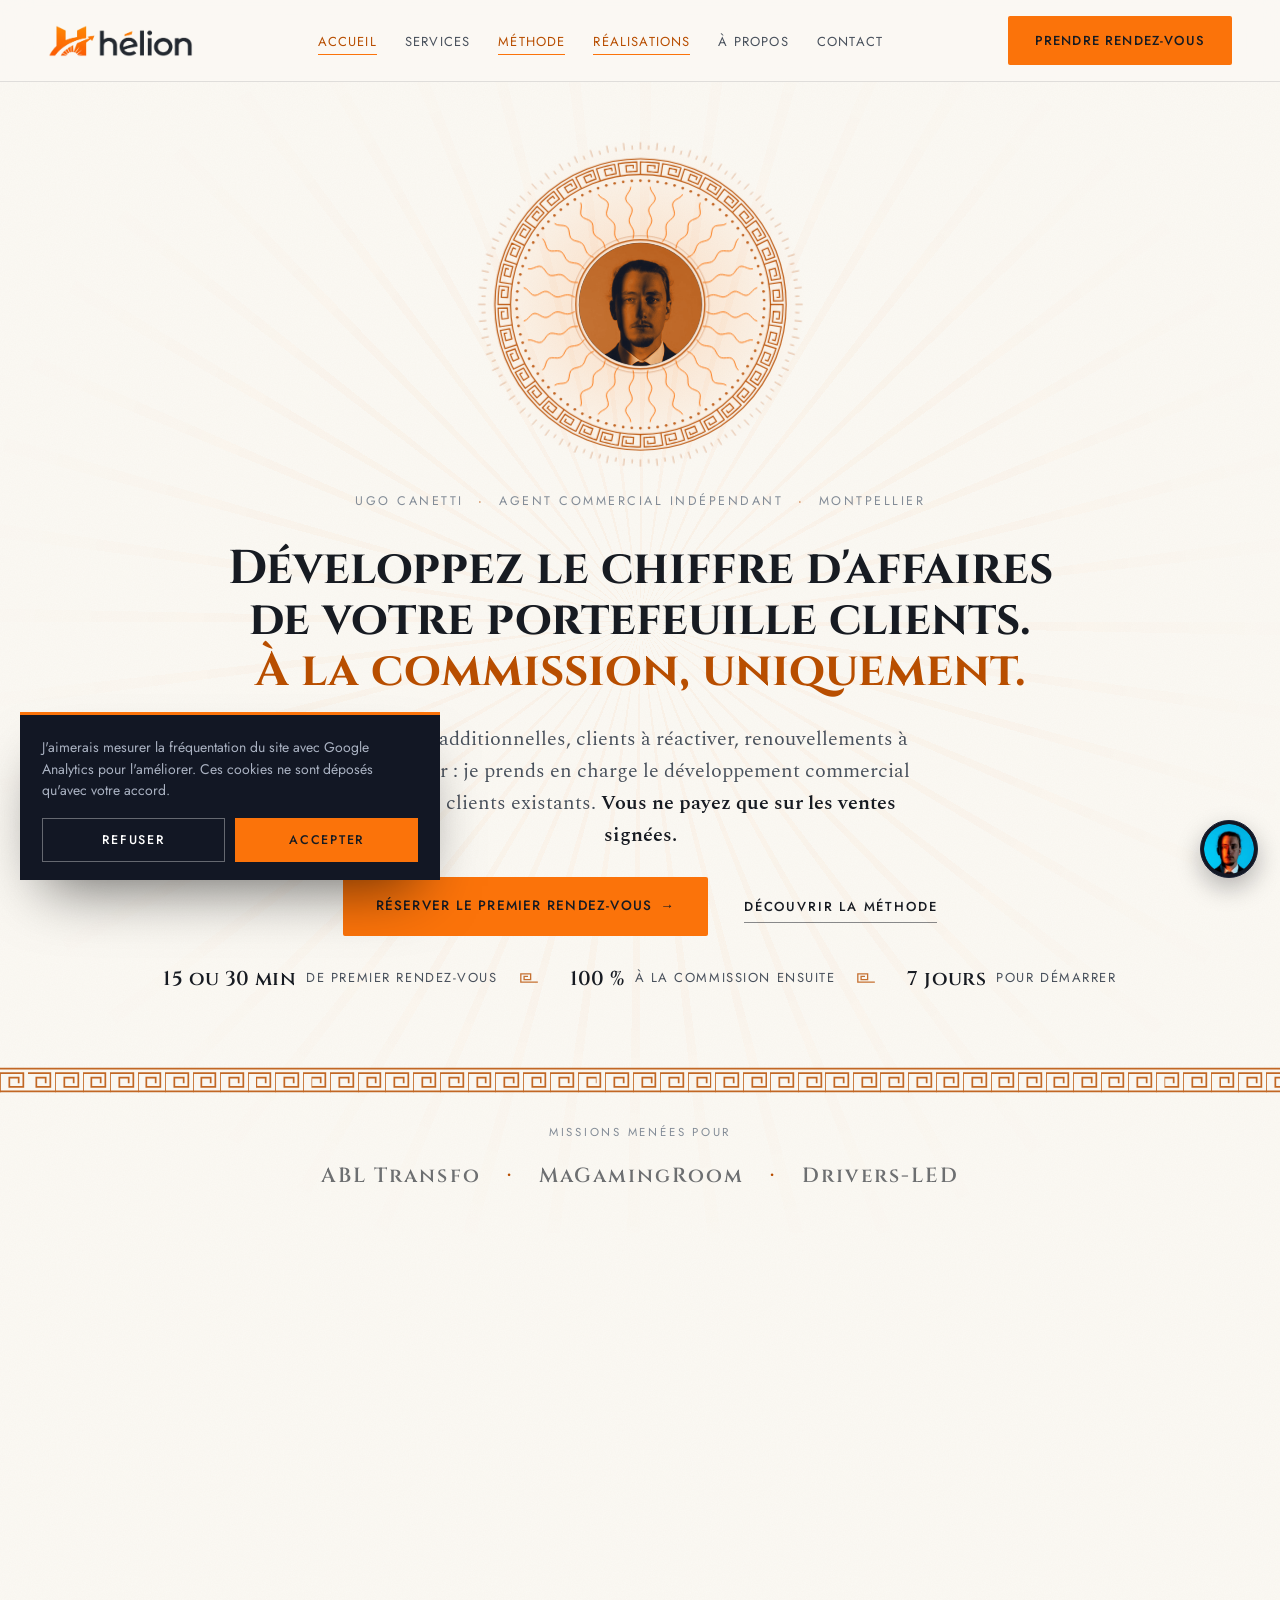
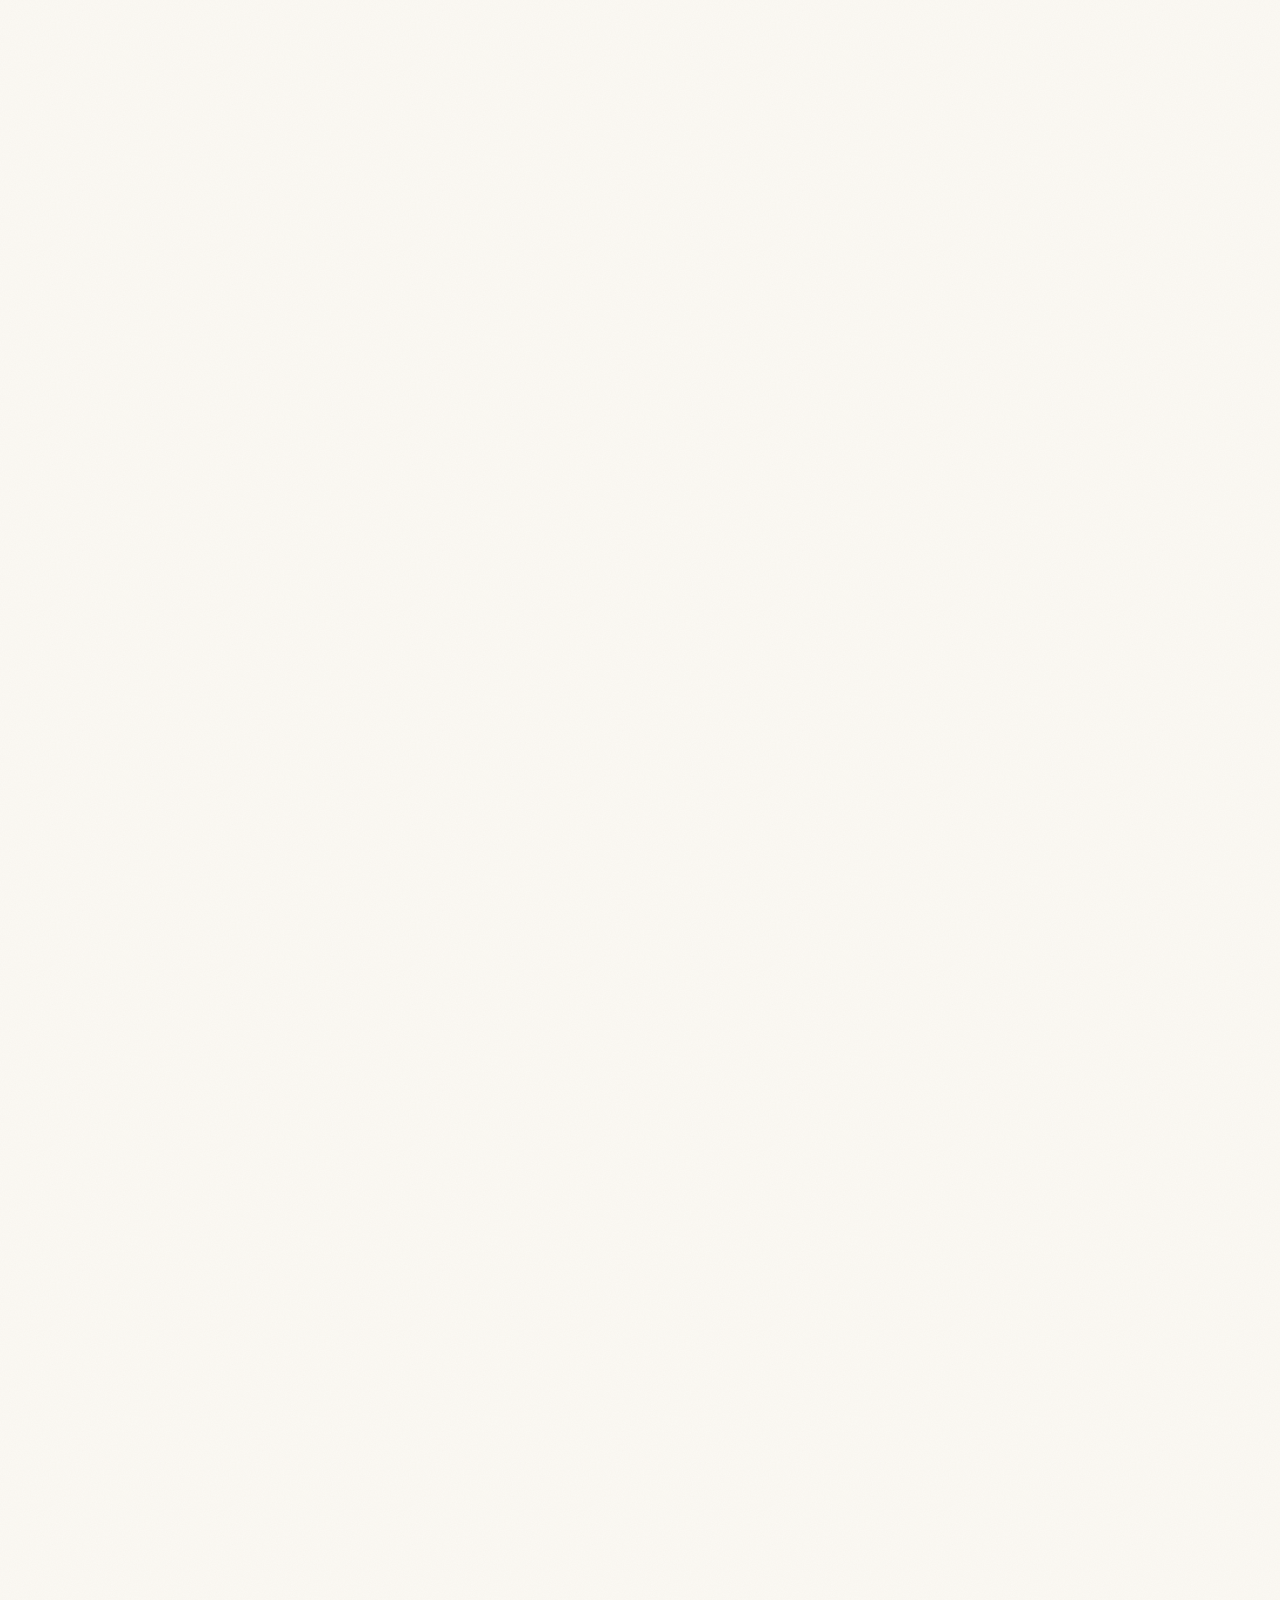
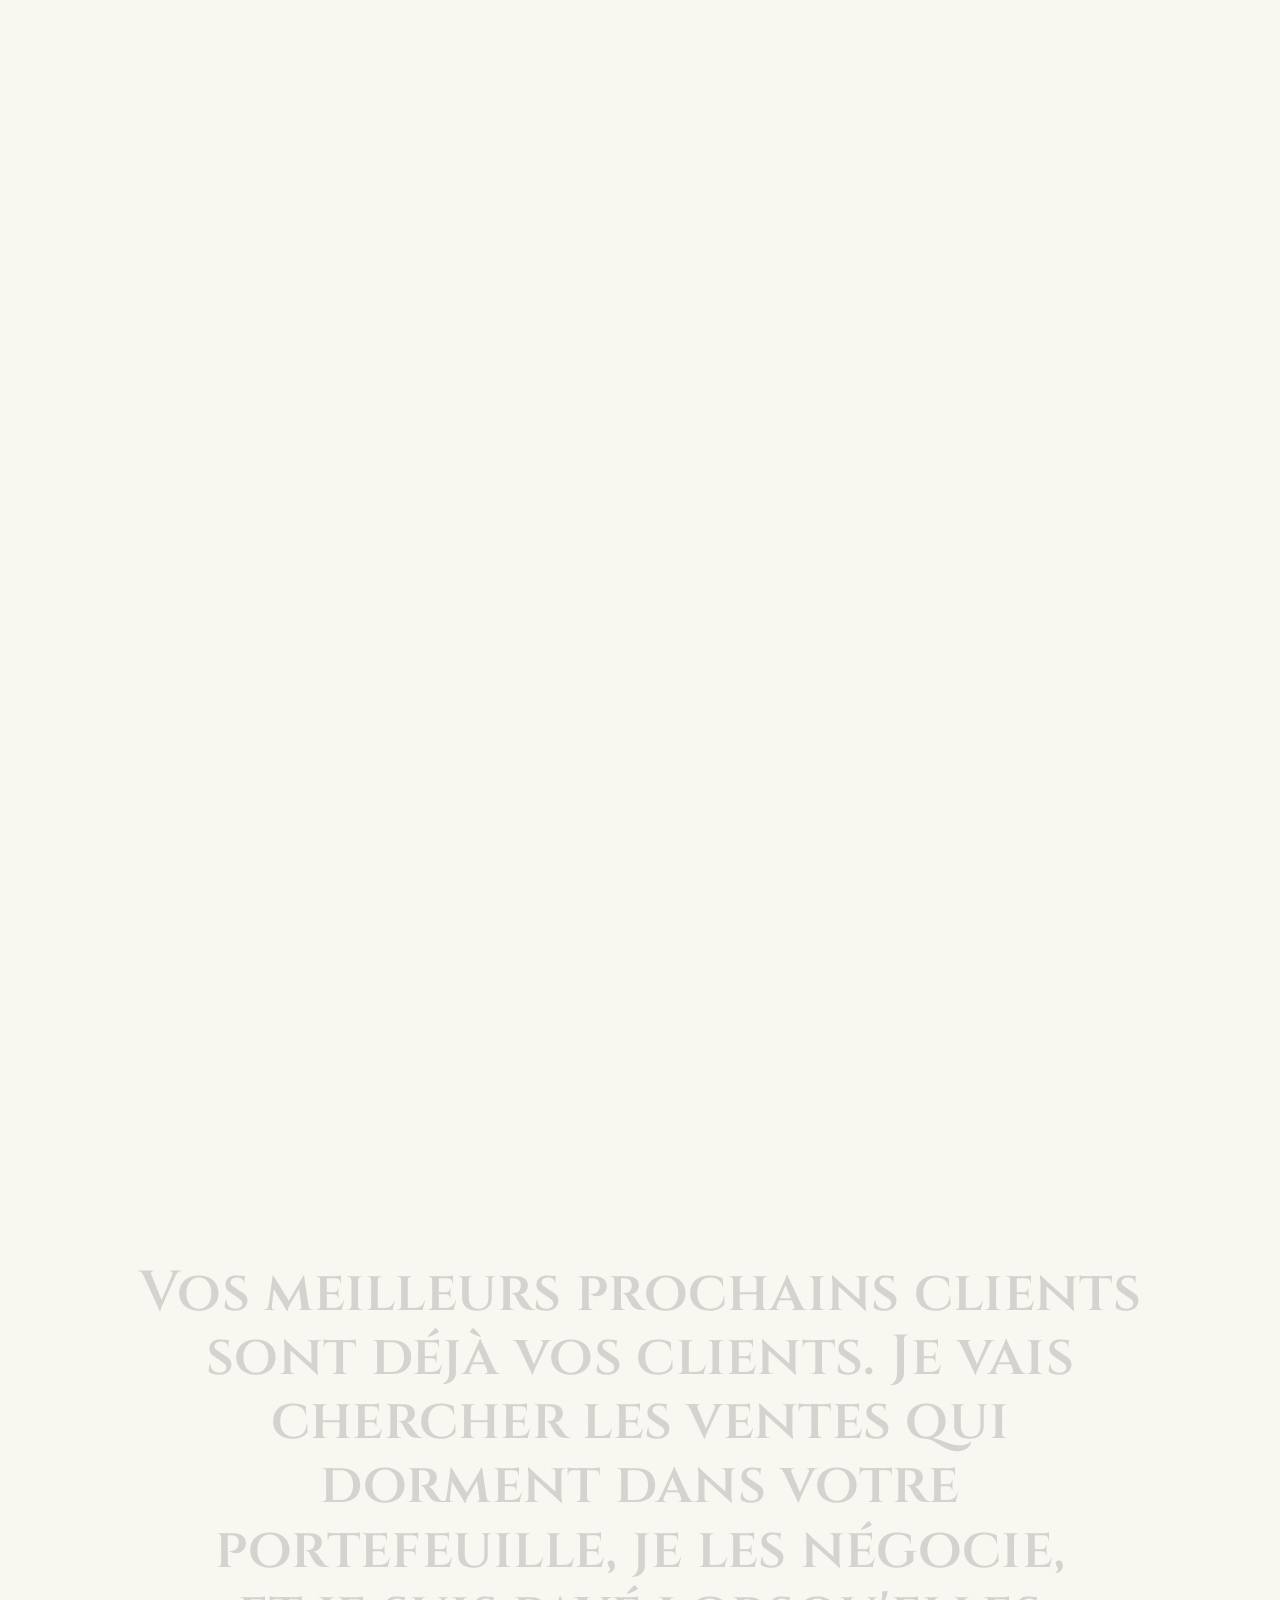
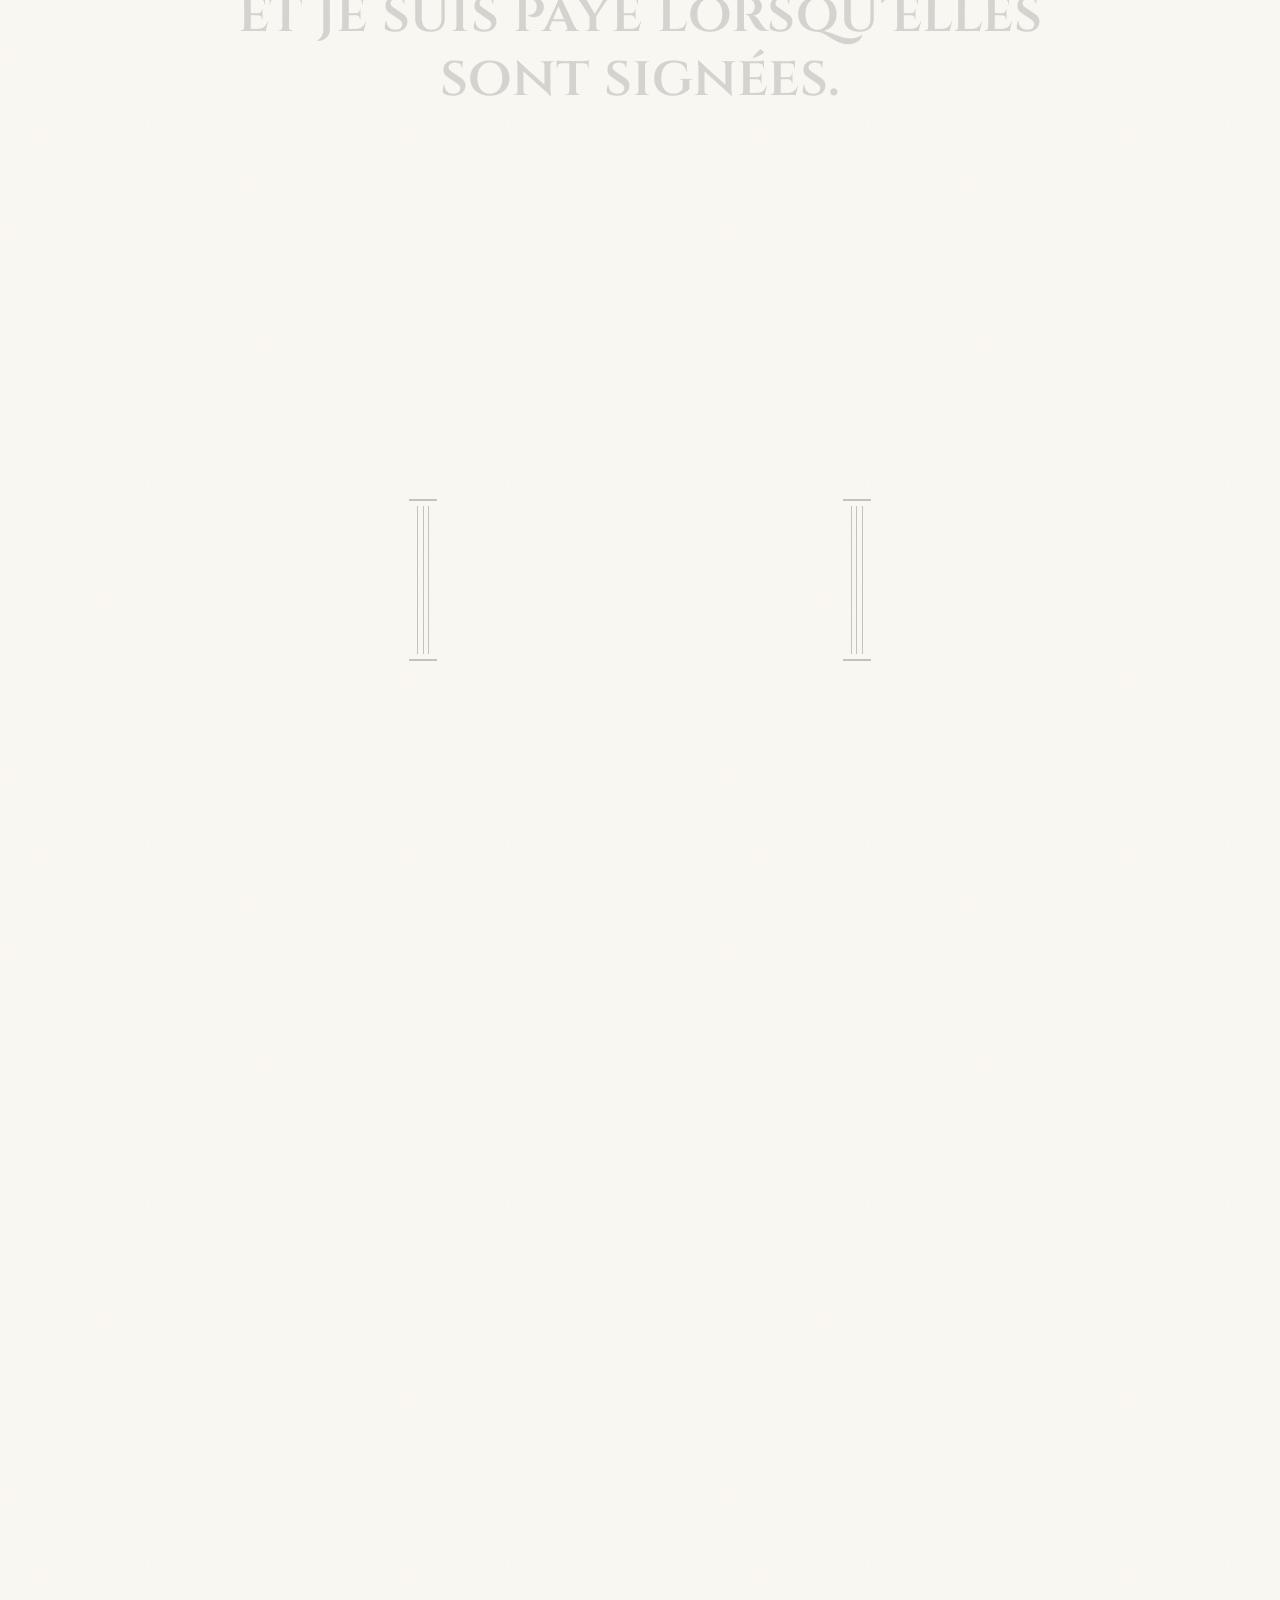
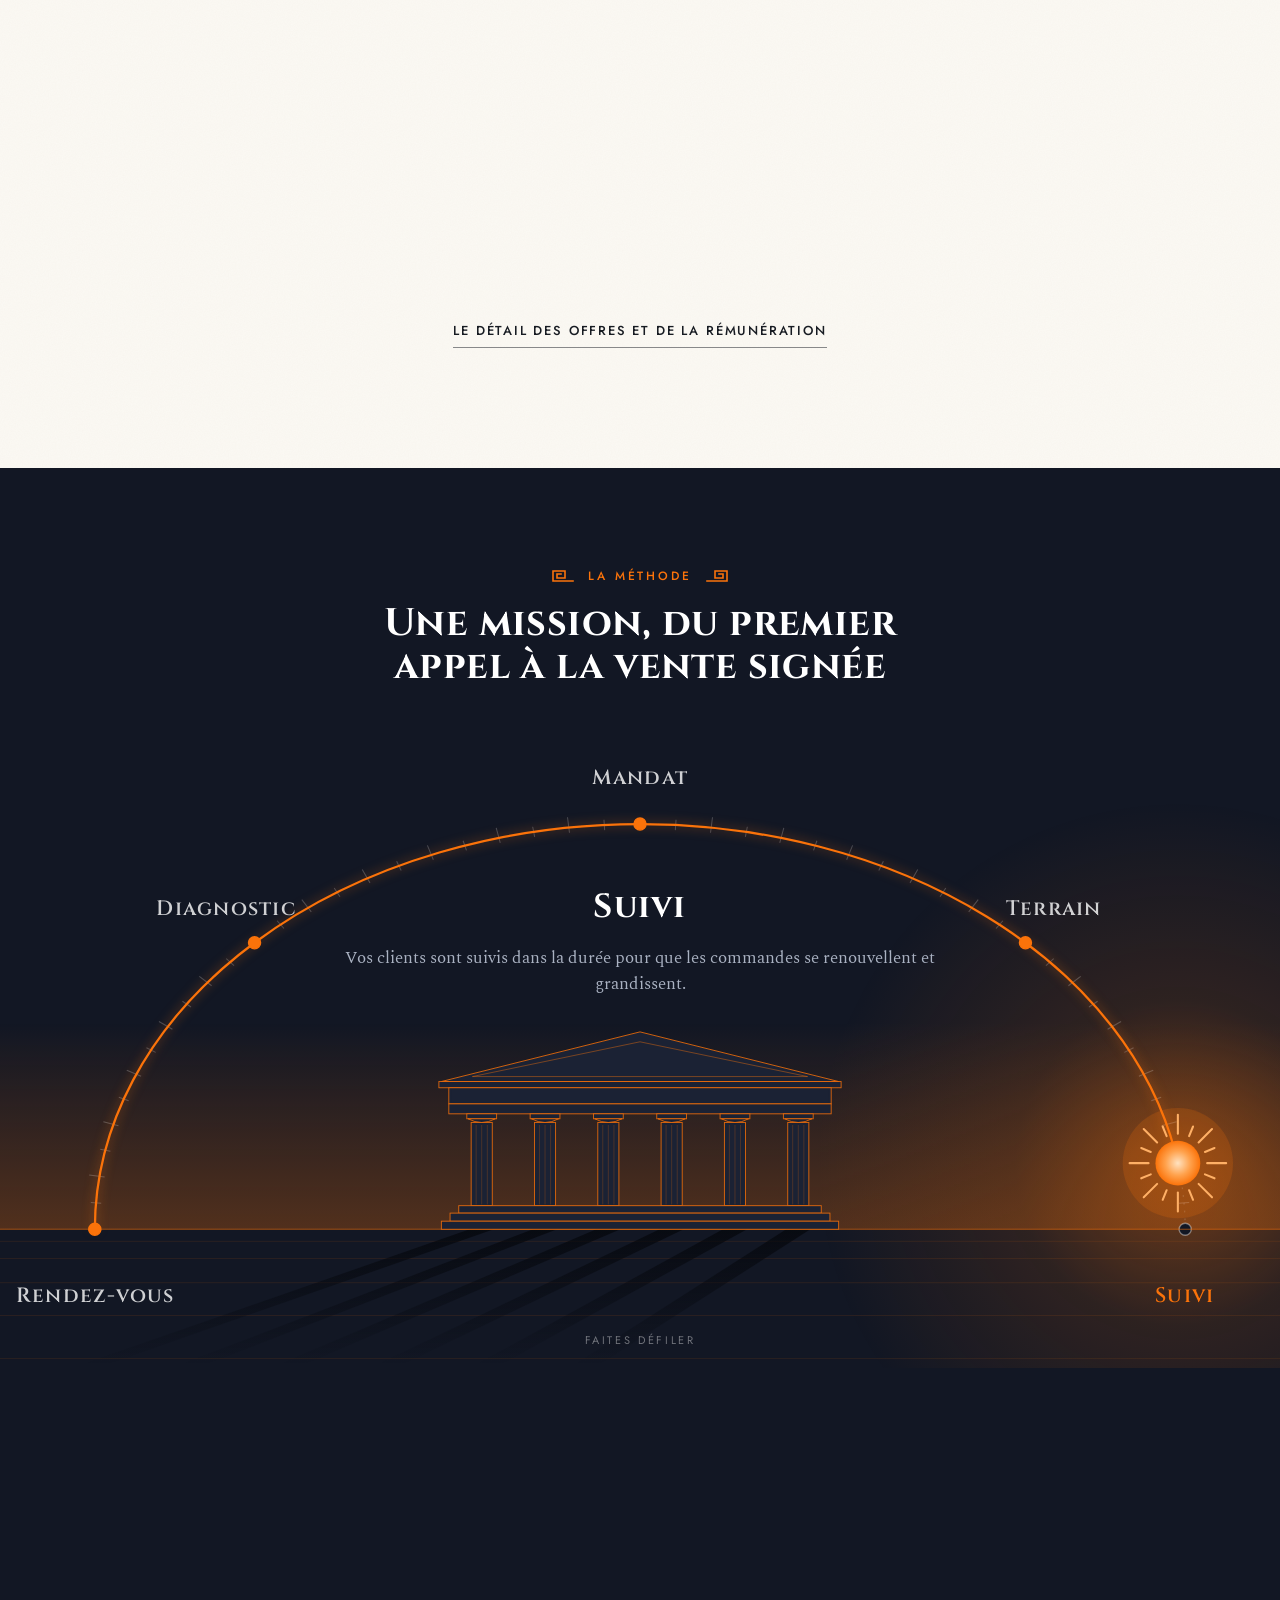
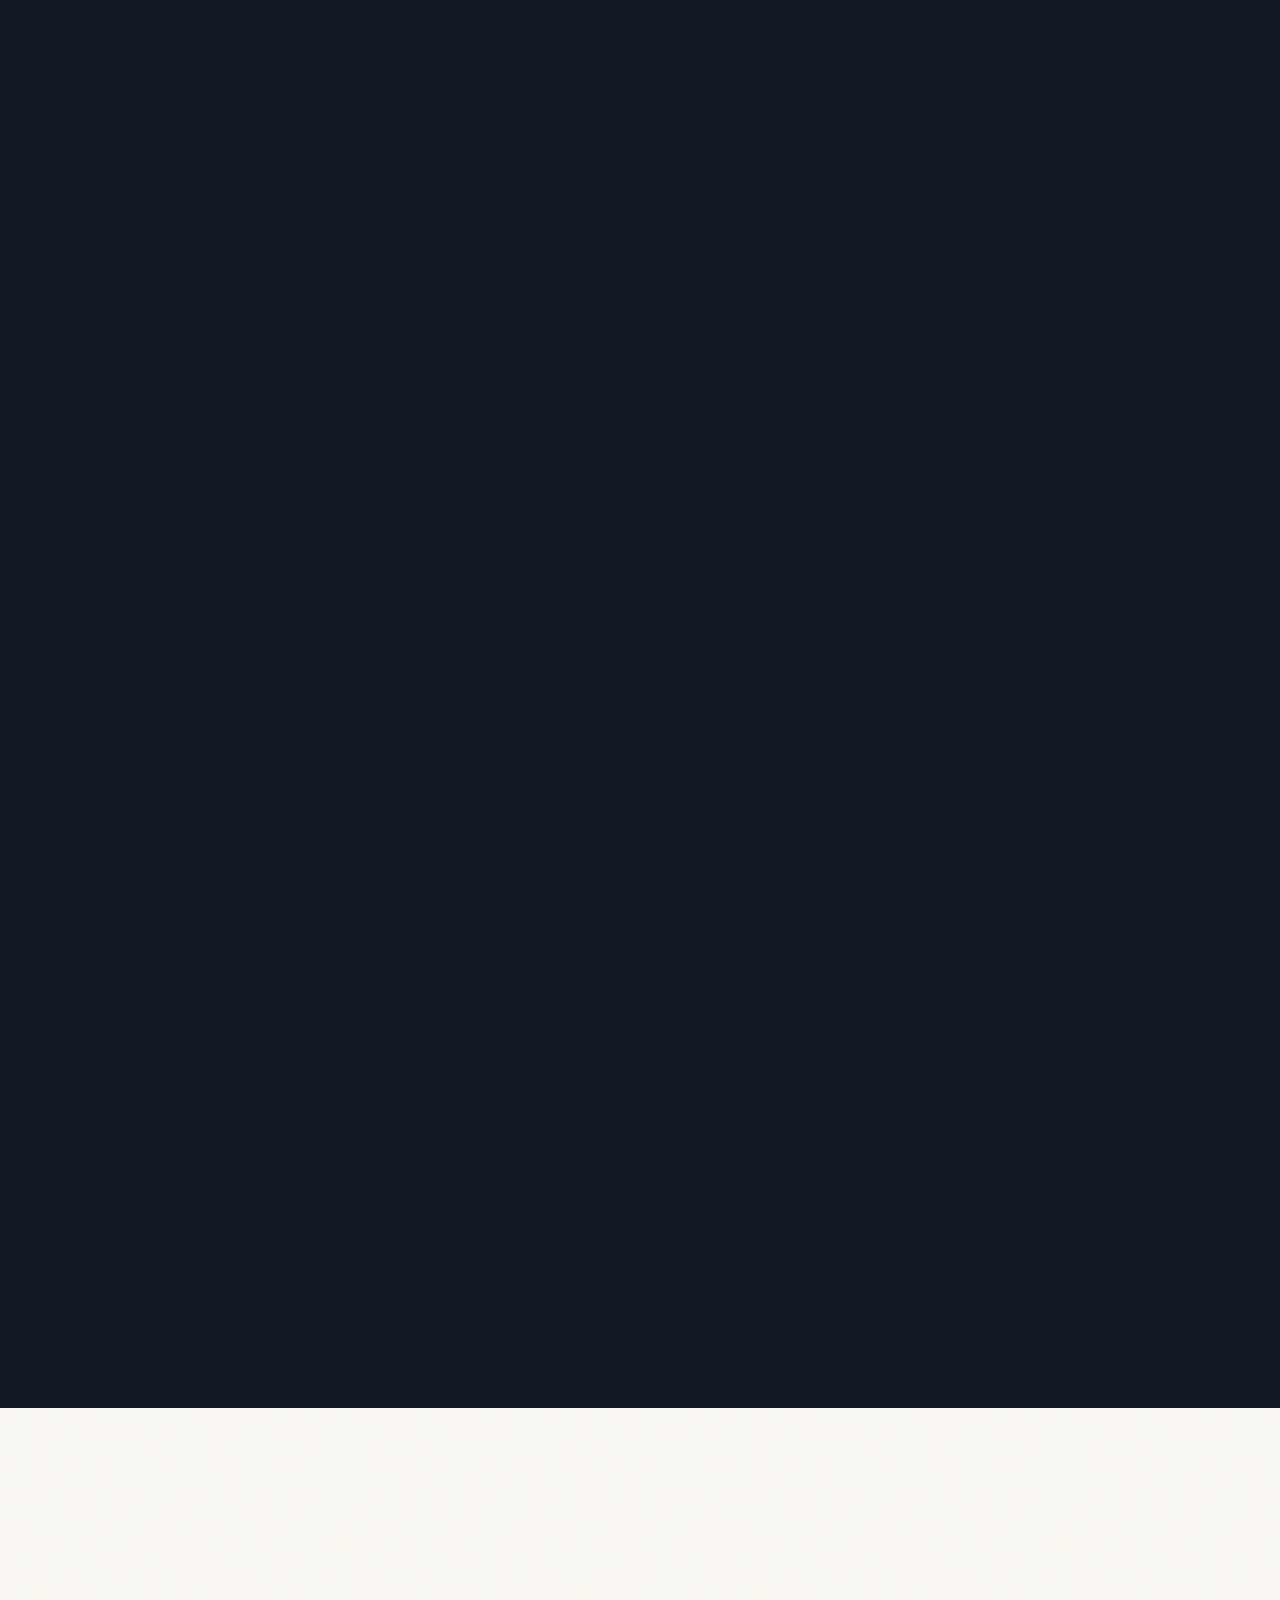
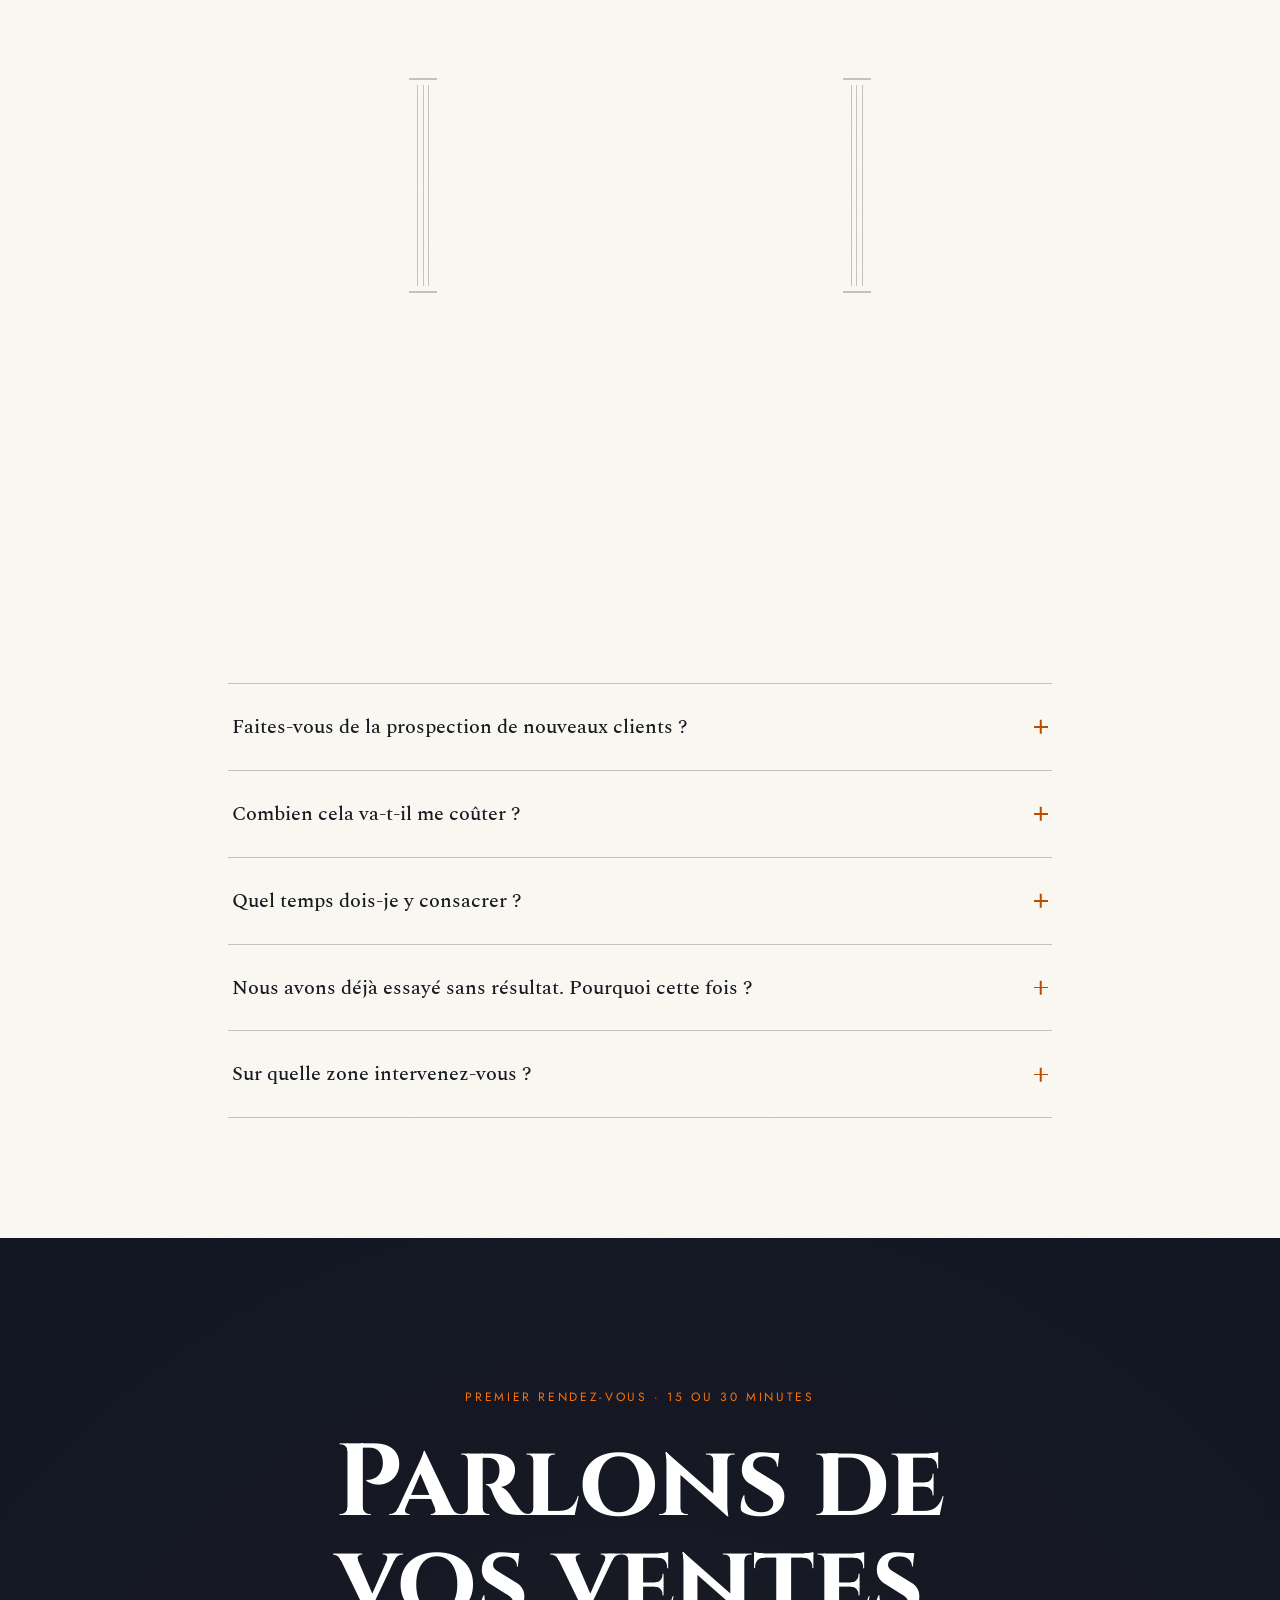
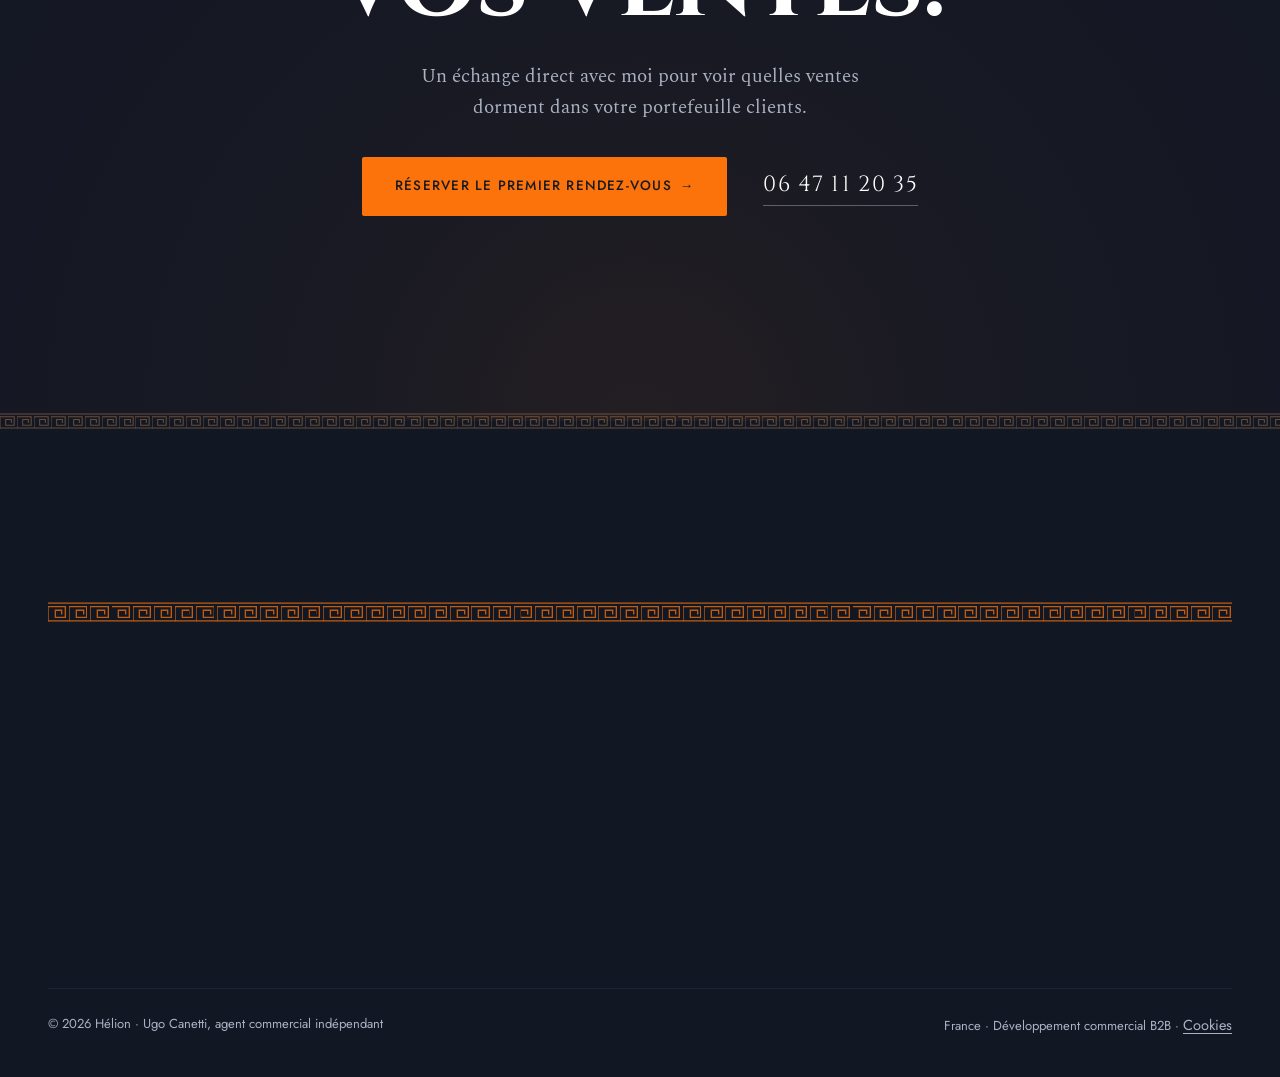
<file: index.html>
<!doctype html>
<html lang="fr">
<head>
<meta charset="utf-8">
<meta name="viewport" content="width=device-width, initial-scale=1">
<title>Hélion — Développement commercial & croissance B2B</title>
<meta name="description" content="Ugo Canetti, agent commercial indépendant : je développe les ventes des PME B2B auprès de leurs clients existants (ventes additionnelles, réactivation, renouvellements), rémunéré à la commission.">
<meta name="google-site-verification" content="7KWQ2Re-dw9lfB7O_xEin4o6RTpNWpI_SjtbQ-Vc73w">
<link rel="canonical" href="https://helion-business.com/">
<meta property="og:title" content="Hélion — Développement commercial & croissance B2B">
<meta property="og:description" content="Ugo Canetti, agent commercial indépendant : je développe les ventes des PME B2B auprès de leurs clients existants (ventes additionnelles, réactivation, renouvellements), rémunéré à la commission.">
<meta property="og:url" content="https://helion-business.com/">
<meta property="og:type" content="website">
<meta property="og:locale" content="fr_FR">
<meta property="og:image" content="https://helion-business.com/assets/favicon-512.png">
<link rel="icon" href="favicon.ico" sizes="48x48">
<link rel="icon" type="image/png" sizes="32x32" href="assets/favicon-32.png">
<link rel="icon" type="image/png" sizes="512x512" href="assets/favicon-512.png">
<link rel="apple-touch-icon" href="assets/apple-touch-icon.png">
<style>
  @import url("https://fonts.googleapis.com/css2?family=Cinzel:wght@400;600;700;900&family=Spectral:ital,wght@0,400;0,500;0,600;1,400&family=Jost:wght@400;500;600&display=swap");

    :root{
    --paper:#FBF9F4;
    --white:#FFFFFF;
    --stone-2:#F4F4F2;
    --stone-3:#E8E7E2;
    --ink:#171B22;
    --ink-soft:#49515C;
    --ink-faint:#838C97;
    --accent-deep:#B84E00;
    --accent-vivid:#FB730A;
    --gold-pale:#FFD9B0;
    --terracotta:#8A3D00;
    --on-accent:#171B22;
    --line: rgba(23,27,34,0.12);
    --shadow: rgba(10,12,16,0.18);

    --navy:#121724;
    --navy-2:#1B2234;
    --on-navy:#EDEFF3;
    --on-navy-soft:#AAB2C2;

    --bg: var(--paper);
    --surface: var(--white);
    --surface-2: var(--stone-2);
    --surface-3: var(--stone-3);
    --text: var(--ink);
    --text-soft: var(--ink-soft);
    --text-faint: var(--ink-faint);
    --accent: var(--accent-deep);
    --accent-bright: var(--accent-vivid);
    --accent-2: var(--terracotta);
    --border: var(--line);
    --shadow-c: var(--shadow);
    --focus: #1F6F5C;
    --gold-shine: linear-gradient(100deg, var(--accent-deep) 0%, var(--gold-pale) 45%, var(--accent-vivid) 55%, var(--accent-deep) 100%);
  }
  /* The site is always white/gold by design, regardless of the visitor's OS
     theme preference — it no longer switches automatically with
     prefers-color-scheme. The dark palette is kept only for a possible future
     manual toggle (an explicit [data-theme="dark"] on the root). */
  :root[data-theme="dark"]{
    --bg:#15130C;
    --surface:#1D1A10;
    --surface-2:#241F13;
    --surface-3:#2C2618;
    --text:#F3EFE8;
    --text-soft:#CBBE97;
    --text-faint:#8F8465;
    --accent:#FF8A3D;
    --accent-bright:#FFA35F;
    --gold-pale:#FFD9B0;
    --accent-2:#D9691A;
    --on-accent:#1B1200;
    --border: rgba(243,239,232,0.14);
    --shadow-c: rgba(0,0,0,0.55);
  }

  *{box-sizing:border-box;}
  html{scroll-behavior:smooth;}
  @media (prefers-reduced-motion: reduce){ html{scroll-behavior:auto;} }

  body{
    margin:0;
    background:
      radial-gradient(ellipse 900px 500px at 15% -10%, color-mix(in srgb, var(--accent) 10%, transparent), transparent 60%),
      radial-gradient(ellipse 800px 600px at 100% 30%, color-mix(in srgb, var(--terracotta) 6%, transparent), transparent 62%),
      url("data:image/svg+xml,%3Csvg%20xmlns%3D%27http%3A//www.w3.org/2000/svg%27%20width%3D%27180%27%20height%3D%27180%27%3E%3Cfilter%20id%3D%27n%27%3E%3CfeTurbulence%20type%3D%27fractalNoise%27%20baseFrequency%3D%270.85%27%20numOctaves%3D%272%27%20stitchTiles%3D%27stitch%27/%3E%3CfeColorMatrix%20type%3D%27matrix%27%20values%3D%270%200%200%200%200.45%20%200%200%200%200%200.32%20%200%200%200%200%200.18%20%200%200%200%200.05%200%27/%3E%3C/filter%3E%3Crect%20width%3D%27100%25%27%20height%3D%27100%25%27%20filter%3D%27url%28%23n%29%27/%3E%3C/svg%3E") repeat,
      var(--bg);
    color:var(--text);
    font-family:"Spectral", Georgia, "Times New Roman", serif;
    font-size:17px;
    line-height:1.65;
    -webkit-font-smoothing:antialiased;
  }

  h1,h2,h3,.wordmark,.eyebrow,nav a,.btn,.step-num,.card-eyebrow,.tier-name{
    font-family:"Cinzel", "Times New Roman", serif;
  }
  .nav-links a, .btn, .eyebrow, .field label, .footer-head, .service-tag, .value-name, .faq-q{
    font-family:"Jost", Arial, sans-serif;
  }

  h1,h2,h3{ text-wrap:balance; color:var(--text); margin:0; font-weight:700; }
  p{ margin:0; }
  a{ color:inherit; }
  img{ max-width:100%; }

  .wrap{ max-width:2200px; margin:0 auto; padding:0 48px; }
  @media (max-width:640px){ .wrap{ padding:0 20px; } }
  .prose{ max-width:64ch; }

  ::selection{ background:var(--accent); color:var(--surface); }
  a:focus-visible, button:focus-visible, input:focus-visible, textarea:focus-visible, select:focus-visible{
    outline:2px solid var(--focus); outline-offset:3px;
  }

  /* ---------- Greek key divider (JS-populated) ---------- */
  .key-divider{ width:100%; height:18px; overflow:hidden; opacity:.55; }
  .key-divider svg{ width:100%; height:100%; display:block; stroke:var(--accent); fill:none; stroke-width:1.6; }

  /* ---------- Nav ---------- */
  header.site{
    position:sticky; top:0; z-index:50;
    background:var(--bg);
    border-bottom:1px solid var(--border);
  }
  .scroll-progress{
    position:absolute; left:0; top:100%; height:2px; width:0%;
    background:var(--accent);
    transition:width .1s linear;
  }
  @media (prefers-reduced-motion: reduce){ .scroll-progress{ transition:none; } }
  .nav-row{ display:flex; align-items:center; justify-content:space-between; gap:24px; padding:16px 48px; max-width:2200px; margin:0 auto; }
  .wordmark{ display:flex; align-items:center; gap:10px; font-size:20px; font-weight:700; letter-spacing:.06em; text-decoration:none; color:var(--text); }
  .wordmark svg{ width:30px; height:30px; flex:none; }
  .nav-links{ display:flex; align-items:center; gap:28px; list-style:none; margin:0; padding:0; }
  .nav-links a{ text-decoration:none; color:var(--text-soft); font-size:13px; letter-spacing:.09em; text-transform:uppercase; transition:color .15s; }
  .nav-links a:hover{ color:var(--accent); }
  a.btn.nav-cta{ display:none; }
  @media (min-width:860px){ a.btn.nav-cta{ display:inline-flex; } }
  .nav-mobile-toggle{ display:none; background:none; border:1px solid var(--border); color:var(--text); border-radius:3px; padding:8px 10px; font-size:18px; line-height:1; }
  @media (max-width:859px){
    .nav-links{ display:none; }
    .nav-mobile-toggle{ display:inline-flex; }
  }

  .btn{
    display:inline-flex; align-items:center; justify-content:center; gap:8px;
    padding:13px 26px; border-radius:2px; font-size:13px; letter-spacing:.09em; text-transform:uppercase;
    text-decoration:none; cursor:pointer; border:1px solid transparent; transition:transform .15s, box-shadow .15s, background .15s, color .15s;
    font-weight:500;
  }
  .btn-primary{ background:var(--accent-bright); color:var(--on-accent); box-shadow:0 4px 16px -6px color-mix(in srgb, var(--accent-bright) 60%, transparent); animation:btn-breathe 3.6s ease-in-out infinite; }
  .btn-primary:hover{ background:var(--accent-bright); transform:translateY(-2px); box-shadow:0 10px 26px -8px color-mix(in srgb, var(--accent-bright) 70%, transparent); animation-play-state:paused; }
  @keyframes btn-breathe{
    0%,100%{ box-shadow:0 4px 16px -6px color-mix(in srgb, var(--accent-bright) 60%, transparent); }
    50%{ box-shadow:0 4px 22px -4px color-mix(in srgb, var(--accent-bright) 85%, transparent); }
  }
  .btn-ghost{ background:transparent; color:var(--text); border-color:var(--border); }
  .btn-ghost:hover{ border-color:var(--accent); color:var(--accent); transform:translateY(-2px); }
  @media (prefers-reduced-motion: reduce){ .btn-primary:hover, .btn-ghost:hover{ transform:none; } .btn-primary{ animation:none; } }
  .btn-block{ width:100%; }

  section{ position:relative; padding:96px 0; }
  .eyebrow{ font-size:12.5px; letter-spacing:.16em; text-transform:uppercase; color:var(--accent); font-weight:600; display:flex; align-items:center; gap:10px; }
  .eyebrow::before{ content:""; width:26px; height:2px; background:var(--accent); }
  .section-head{ display:flex; flex-direction:column; gap:16px; margin-bottom:56px; }
  .section-head h2{ font-size:clamp(28px,3.6vw,42px); line-height:1.15; }
  .section-head .prose{ color:var(--text-soft); font-size:17.5px; }

  /* ---------- Hero ---------- */
  .hero{ padding-top:64px; padding-bottom:48px; overflow:hidden; }
  .hero-inner{ display:grid; grid-template-columns:minmax(0,1.3fr) minmax(0,.8fr); gap:40px 64px; align-items:center; text-align:left; position:relative; z-index:2; }
  @media (max-width:980px){ .hero-inner{ grid-template-columns:1fr; gap:36px; } }

  /* ---------- Hero scene: a Greco-Roman colonnade at dawn ----------
     Kept only as a faint, desaturated watermark behind the copy — a nod to
     the Hélion identity, not a loud illustration competing with the pitch. */
  .hero-scene{
    position:absolute; inset:0; z-index:0; overflow:hidden; pointer-events:none;
    opacity:.16; filter:saturate(.35) contrast(.92);
  }
  .hero-scene-svg{ width:100%; height:100%; display:block; }
  .hero-scene-sky{ fill:url(#heroSky); }
  .hero-scene-marble{ opacity:.4; mix-blend-mode:multiply; }
  .hero-scene-sun{ transform-origin:center; animation:sun-breathe 9s ease-in-out infinite; }
  @keyframes sun-breathe{ 0%,100%{ transform:scale(1); opacity:1; } 50%{ transform:scale(1.1); opacity:.82; } }
  @media (prefers-reduced-motion: reduce){ .hero-scene-sun{ animation:none; } }
  .hero-entablature{ filter:drop-shadow(0 2px 2px rgba(60,40,10,.12)); }
  .hero-entablature-grain{ opacity:.5; mix-blend-mode:multiply; }
  .hero-architrave-line{ fill:var(--accent-deep); opacity:.55; }
  .hero-frieze-units{ fill:none; stroke:var(--accent-deep); stroke-width:1.8; opacity:.6; }
  .col-base, .col-torus, .col-shaft, .col-capital, .col-abacus{
    fill:url(#heroStone); stroke:var(--accent-deep); stroke-width:.6; stroke-opacity:.25;
  }
  .col-shade{ fill:url(#colShade); mix-blend-mode:soft-light; stroke:none; }
  .col-flutes line{ stroke:var(--accent-deep); stroke-opacity:.28; stroke-width:1.3; }
  .hero-colonnade use{ filter:drop-shadow(3px 0 4px rgba(60,40,10,.14)); }
  .hero-col-shadow{ fill:url(#colShadow); }
  .hero-colonnade-back{ opacity:.42; filter:saturate(.65) blur(.6px); }
  .hero-pediment-face{ filter:drop-shadow(0 3px 3px rgba(60,40,10,.14)); }
  .hero-pediment-trim{ stroke:var(--accent-deep); stroke-width:2; opacity:.5; }
  .hero-pediment-sun{ fill:var(--accent-bright); opacity:.85; }
  .hero-pediment-rays{ stroke:var(--accent-deep); stroke-width:2; opacity:.4; }
  .hero-stylobate rect{ filter:drop-shadow(0 2px 2px rgba(60,40,10,.10)); }
  .hero-scene-floor{ fill:url(#heroFloor); }

  /* Soft veil behind the text so it stays crisp over the illustration */
  .hero-veil{
    position:absolute; left:50%; top:46%; transform:translate(-50%,-50%);
    width:min(1000px, 130%); height:120%; z-index:1; pointer-events:none;
    background:radial-gradient(ellipse at center, var(--paper) 0%, color-mix(in srgb, var(--paper) 88%, transparent) 45%, transparent 72%);
  }

  /* ---------- Hero: staggered entrance on load ---------- */
  @keyframes hero-in{ from{ opacity:0; transform:translateY(26px); } to{ opacity:1; transform:none; } }
  .hero-inner > *{ animation:hero-in .85s cubic-bezier(.2,.7,.2,1) both; }
  .hero-inner > *:nth-child(1){ animation-delay:.05s; }
  .hero-inner > *:nth-child(2){ animation-delay:.28s; }
  .hero-inner > *:nth-child(3){ animation-delay:.5s; }
  .hero-inner > *:nth-child(4){ animation-delay:.5s; }
  .hero-inner > *:nth-child(5){ animation-delay:.66s; }
  @media (prefers-reduced-motion: reduce){ .hero-inner > *{ animation:none; } }


  .sun-disc{ width:64px; height:64px; position:relative; z-index:1; }

  .hero-copy{ display:flex; flex-direction:column; align-items:flex-start; gap:26px; }
  .hero h1{ position:relative; z-index:1; font-size:clamp(32px,4.5vw,60px); line-height:1.08; max-width:none; text-wrap:balance; }
  .hero h1 em{ font-style:normal; display:block; }
  .hero .lede{ position:relative; z-index:1; max-width:58ch; font-size:19.5px; color:var(--text-soft); }
  .hero .lede strong{ color:var(--text); }
  .hero-ctas{ position:relative; z-index:1; display:flex; flex-wrap:wrap; gap:14px; margin-top:4px; }
  .btn-lg{ padding:17px 32px; font-size:13.5px; }
  .btn-block{ display:flex; width:100%; justify-content:center; }
  .hero-assure{ list-style:none; display:flex; flex-wrap:wrap; gap:10px 28px; padding:0; margin:0; font-family:"Jost",sans-serif; font-size:14.5px; font-weight:500; color:var(--text); }
  .hero-assure li{ display:flex; align-items:center; gap:9px; }
  .hero-assure li::before, .hero-card-list li::before{
    content:"✓"; flex:none; width:20px; height:20px; border-radius:50%; display:inline-flex; align-items:center; justify-content:center;
    background:var(--accent-bright); color:var(--on-accent); font-size:12px; font-weight:700; line-height:1;
  }

  .hero-card{
    position:relative; z-index:1; background:var(--navy); color:var(--on-navy); border-radius:3px;
    padding:34px 34px 28px; display:flex; flex-direction:column; gap:18px;
    border-top:4px solid var(--accent-bright);
    box-shadow:0 30px 60px -28px rgba(18,23,36,.55), 0 8px 18px -10px rgba(18,23,36,.35);
  }
  .hero-card-tag{ align-self:flex-start; font-family:"Jost",sans-serif; font-size:11.5px; font-weight:600; letter-spacing:.14em; text-transform:uppercase; color:var(--on-accent); background:var(--accent-bright); padding:5px 11px; border-radius:2px; }
  .hero-card h2{ font-size:clamp(22px,2.1vw,28px); line-height:1.2; color:#fff; }
  .hero-card-sub{ font-size:15.5px; line-height:1.55; color:color-mix(in srgb, var(--on-navy) 80%, transparent); }
  .hero-card-list{ list-style:none; padding:0; margin:0; display:flex; flex-direction:column; gap:12px; font-size:15.5px; line-height:1.45; }
  .hero-card-list li{ display:flex; gap:11px; align-items:flex-start; }
  .hero-card-list li::before{ margin-top:1px; }
  .hero-card-fee{ font-size:15px; padding-top:16px; border-top:1px solid rgba(255,255,255,.14); color:color-mix(in srgb, var(--on-navy) 88%, transparent); }
  .hero-card-fee strong{ color:var(--accent-bright); }
  .hero-card-foot{ font-family:"Jost",sans-serif; font-size:13.5px; text-align:center; color:color-mix(in srgb, var(--on-navy) 65%, transparent); }
  .hero-card-foot a{ color:#fff; font-weight:600; text-decoration:none; border-bottom:1px solid rgba(255,255,255,.35); }
  .hero-card-foot a:hover{ border-color:var(--accent-bright); }
  .hero-card .btn-primary{ animation:none; }

  .logo-strip{ grid-column:1 / -1; margin-top:16px; padding-top:28px; border-top:1px solid var(--border); display:flex; flex-wrap:wrap; gap:14px; justify-content:center; align-items:center; }
  .logo-strip-label{ font-family:"Jost",sans-serif; font-size:12px; letter-spacing:.16em; text-transform:uppercase; color:var(--text-faint); margin-right:10px; }
  .logo-plaque{
    border:1px solid var(--border); padding:12px 22px; border-radius:2px;
    font-family:"Cinzel", serif; font-size:13px; letter-spacing:.08em; color:var(--text-soft);
    background:var(--surface);
  }
  @media (max-width:640px){
    .hero{ padding-top:36px; }
    .hero-card{ padding:26px 22px 22px; }
    .hero-ctas .btn{ width:100%; justify-content:center; }
    .btn-lg{ padding:16px 20px; }
    .logo-strip-label{ width:100%; text-align:center; margin:0; }
  }
  .hero-inner > *:nth-child(6){ animation-delay:.8s; }

  /* ---------- Social proof bar ---------- */
  .proof-bar{ padding:40px 0; background:var(--surface-2); border-bottom:1px solid var(--border); position:relative; z-index:1; }
  .proof-grid{ display:grid; grid-template-columns:repeat(4,1fr); gap:24px; text-align:center; }
  @media (max-width:760px){ .proof-grid{ grid-template-columns:repeat(2,1fr); gap:32px 20px; } }
  .proof-item{ display:flex; flex-direction:column; gap:6px; }
  .proof-num{ font-family:"Cinzel",serif; font-size:clamp(26px,3.4vw,36px); font-weight:700; color:var(--accent); }
  .proof-label{ font-size:13px; color:var(--text-soft); line-height:1.4; }

  /* ---------- Pain / agitation ---------- */
  .pain-section{ padding-top:88px; }
  .pain-grid{ display:grid; grid-template-columns:repeat(2,1fr); gap:20px; margin-top:8px; }
  @media (max-width:700px){ .pain-grid{ grid-template-columns:1fr; } }
  .pain-item{ display:flex; align-items:flex-start; gap:14px; padding:20px 22px; background:var(--surface); border:1px solid var(--border); border-radius:4px; }
  .pain-mark{ flex:none; width:24px; height:24px; border-radius:50%; background:color-mix(in srgb, var(--accent-2) 16%, transparent); color:var(--accent-2); display:flex; align-items:center; justify-content:center; font-size:13px; font-weight:700; }
  .pain-item p{ font-size:15.5px; color:var(--text-soft); }
  .pain-bridge{ margin-top:32px; font-family:"Cinzel",serif; font-size:19px; text-align:center; color:var(--text); }

  /* ---------- Method bridge line ---------- */
  .method-bridge{ margin-top:40px; text-align:center; font-size:14.5px; color:var(--text-faint); font-family:"Jost",sans-serif; letter-spacing:.03em; }

  /* ---------- Objections ---------- */
  .objections-section{ padding-top:0; }
  .objection-card h3{ font-family:"Cinzel",serif; font-size:17px; font-style:italic; }
  .objection-card p{ margin-top:10px; color:var(--text-soft); font-size:14.5px; }

  /* ---------- Pillars (columns) ---------- */
  .pillars{ display:grid; grid-template-columns:repeat(3,1fr); gap:36px; }
  @media (max-width:760px){ .pillars{ grid-template-columns:1fr; gap:48px; } }
  .pillar{ text-align:center; display:flex; flex-direction:column; align-items:center; gap:18px; }
  .pillar svg{ width:72px; height:130px; }
  .pillar h3{ font-size:17px; letter-spacing:.03em; }
  .pillar p{ color:var(--text-soft); font-size:15.5px; }

  /* ---------- Cards / grids ---------- */
  .grid-3{ display:grid; grid-template-columns:repeat(3,1fr); gap:24px; }
  .grid-2{ display:grid; grid-template-columns:repeat(2,1fr); gap:24px; }
  @media (max-width:760px){ .grid-3, .grid-2{ grid-template-columns:1fr; } }

  .card{
    background:var(--surface); border:1px solid var(--border); border-radius:3px;
    padding:30px; position:relative; box-shadow:0 1px 0 var(--border) inset, 0 10px 24px -20px var(--shadow-c);
    transition:border-color .25s ease, box-shadow .25s ease;
  }
  .card:hover{
    border-color:color-mix(in srgb, var(--accent) 45%, var(--border));
    box-shadow:0 1px 0 var(--border) inset, 0 14px 28px -18px var(--shadow-c);
  }
  .card::before{
    content:""; position:absolute; top:0; left:0; width:34px; height:3px;
    background:var(--accent);
  }
  @media (prefers-reduced-motion: reduce){ .card{ transition:none; } }

  .service-mini{ display:flex; flex-direction:column; gap:12px; }
  .service-mini .num{ font-size:12px; color:var(--accent); letter-spacing:.1em; }
  .service-mini h3{ font-size:19px; }
  .service-mini p{ color:var(--text-soft); font-size:15px; }
  .service-mini a.mini-link{ margin-top:auto; font-family:"Jost",sans-serif; font-size:13px; text-transform:uppercase; letter-spacing:.08em; color:var(--accent); text-decoration:none; }

  /* ---------- Method arc ---------- */
  .arc-wrap{ position:relative; }
  .arc-svg{ width:100%; height:auto; display:block; }
  .arc-svg .arc-path{ fill:none; stroke:var(--border); stroke-width:2; }
  .arc-svg .arc-dot{ fill:var(--surface); stroke:var(--accent); stroke-width:3; }
  .arc-svg .arc-dot.filled{ fill:var(--accent); }
  .arc-svg .arc-dot{ transition:filter .4s ease; }
  .arc-svg .arc-dot.sun-active{ filter:drop-shadow(0 0 6px var(--accent-bright)); }
  @media (max-width:760px){ .arc-svg{ display:none; } }

  .steps-row{ display:grid; grid-template-columns:repeat(5,1fr); gap:20px; margin-top:8px; }
  @media (max-width:760px){
    .steps-row{ grid-template-columns:1fr; gap:0; margin-top:24px; position:relative; padding-left:34px; }
    .steps-row::before{ content:""; position:absolute; left:9px; top:6px; bottom:6px; width:2px; background:var(--border); }
  }
  .step{ text-align:center; display:flex; flex-direction:column; gap:8px; }
  .step .step-num, .step h3{ transition:color .5s ease, text-shadow .5s ease; }
  .step.sun-active .step-num{
    color:var(--accent-bright);
    text-shadow:0 0 12px color-mix(in srgb, var(--accent-bright) 55%, transparent);
  }
  .step.sun-active h3{
    color:var(--accent-deep);
    text-shadow:0 0 16px color-mix(in srgb, var(--accent-bright) 35%, transparent);
  }
  @media (prefers-reduced-motion: reduce){ .step .step-num, .step h3{ transition:none; } }
  @media (max-width:760px){
    .step{ text-align:left; padding-bottom:32px; position:relative; }
    .step::before{ content:""; position:absolute; left:-34px; top:4px; width:16px; height:16px; border-radius:50%; background:var(--surface); border:3px solid var(--accent); }
  }
  .step .step-num{ font-size:13px; color:var(--accent); letter-spacing:.1em; }
  .step h3{ font-size:16.5px; }
  .step p{ font-size:14.5px; color:var(--text-soft); }

  /* ---------- Case studies ---------- */
  .stele{
    background:var(--surface); border:1px solid var(--border); border-radius:2px; padding:26px;
    position:relative; overflow:hidden;
  }
  .stele::after{
    content:""; position:absolute; inset:6px; border:1px solid var(--border); pointer-events:none;
  }
  .stele .service-tag{ font-size:11.5px; letter-spacing:.1em; text-transform:uppercase; color:var(--accent); }
  .stele h3{ margin-top:10px; font-size:20px; font-family:"Cinzel",serif; }
  .stele-result{ margin-top:10px; font-size:14px; color:var(--accent); font-weight:600; }

  /* ---------- Full services ---------- */
  .service-block{ padding:48px 0; border-top:1px solid var(--border); display:grid; grid-template-columns:1fr 1fr; gap:48px; align-items:start; }
  .service-block:first-of-type{ border-top:none; }
  @media (max-width:820px){ .service-block{ grid-template-columns:1fr; gap:28px; } }
  .service-block .card-eyebrow{ font-size:12px; letter-spacing:.14em; text-transform:uppercase; color:var(--accent); }
  .service-block h3{ font-size:26px; margin-top:10px; }
  .service-block .tagline{ margin-top:12px; font-size:17px; color:var(--text-soft); font-style:italic; }
  .feature-list{ list-style:none; margin:20px 0 0; padding:0; display:flex; flex-direction:column; gap:9px; }
  .feature-list li{ display:flex; gap:10px; font-size:15px; color:var(--text-soft); }
  .feature-list li::before{ content:"—"; color:var(--accent); flex:none; }

  .stat-box{ background:var(--surface); border:1px solid var(--border); border-radius:3px; padding:24px; }
  .stat-row{ display:flex; align-items:baseline; justify-content:space-between; gap:16px; flex-wrap:wrap; font-variant-numeric:tabular-nums; }
  .stat-row + .stat-row{ margin-top:14px; padding-top:14px; border-top:1px dashed var(--border); }
  .stat-label{ font-size:13px; color:var(--text-faint); font-family:"Jost",sans-serif; }
  .stat-value{ font-size:15px; }
  .stat-arrow{ color:var(--accent); }
  .stat-final{ color:var(--accent); font-weight:600; }
  .funnel{ display:flex; flex-direction:column; gap:10px; }
  .funnel-row{ display:grid; grid-template-columns:1fr auto; gap:10px; align-items:center; font-size:13.5px; }
  .funnel-bar{ height:9px; border-radius:2px; background:var(--accent); }
  .funnel-track{ background:var(--surface-2); border-radius:2px; }

  /* ---------- Pricing ---------- */
  .tiers{ display:grid; grid-template-columns:repeat(3,1fr); gap:24px; margin-top:40px; }
  @media (max-width:820px){ .tiers{ grid-template-columns:1fr; } }
  .pricing-note{ margin-top:28px; text-align:center; font-size:14px; color:var(--text-faint); font-family:"Jost",sans-serif; }
  .tier{ background:var(--surface); border:1px solid var(--border); border-radius:3px; padding:32px 28px; display:flex; flex-direction:column; gap:18px; }
  .tier.featured{ border-color:var(--accent); box-shadow:0 10px 30px -12px var(--shadow-c); }
  .tier-name{ font-size:15px; letter-spacing:.08em; }
  .tier-price{ font-size:32px; font-weight:700; }
  .tier-price span{ font-size:14px; color:var(--text-faint); font-family:"Jost",sans-serif; font-weight:400; }
  .tier ul{ list-style:none; margin:0; padding:0; display:flex; flex-direction:column; gap:10px; flex:1; }
  .tier li{ font-size:14.5px; color:var(--text-soft); display:flex; gap:8px; }
  .tier li::before{ content:"—"; color:var(--accent); }

  /* ---------- Services page (v2) ---------- */
  .btn-ghost-light{ background:transparent; color:#fff; border-color:rgba(255,255,255,.35); }
  .btn-ghost-light:hover{ border-color:var(--accent-bright); color:var(--accent-bright); transform:translateY(-2px); }
  .sv-hero{ position:relative; overflow:hidden; background:var(--navy); color:var(--on-navy); padding:80px 0 64px; margin-top:-1px; }
  .sv-hero::before{ content:""; position:absolute; inset:0; pointer-events:none;
    background:radial-gradient(ellipse 700px 420px at 88% -10%, color-mix(in srgb, var(--accent-bright) 34%, transparent), transparent 65%),
               radial-gradient(ellipse 600px 380px at 0% 110%, color-mix(in srgb, var(--accent-bright) 14%, transparent), transparent 70%); animation:ambient-drift 18s ease-in-out infinite alternate; }
  .sv-hero-inner{ position:relative; z-index:1; display:grid; grid-template-columns:minmax(0,1.35fr) minmax(0,.65fr); gap:36px 64px; align-items:center; }
  @media (max-width:980px){ .sv-hero-inner{ grid-template-columns:1fr; } }
  .sv-hero-copy{ display:flex; flex-direction:column; align-items:flex-start; gap:26px; }
  .sv-hero .eyebrow{ color:var(--accent-bright); }
  .sv-hero .eyebrow::before{ background:var(--accent-bright); }
  .sv-hero h1{ color:#fff; font-size:clamp(32px,4.4vw,58px); line-height:1.08; max-width:none; text-wrap:balance; }
  .sv-hero h1 em{ font-style:normal; display:block; color:var(--accent-bright); background:none; -webkit-text-fill-color:var(--accent-bright); animation:none; }
  .sv-hero .lede{ max-width:60ch; font-size:19.5px; color:var(--on-navy-soft); }
  .sv-hero .lede strong{ color:#fff; }
  .sv-hero-inner > *{ animation:hero-in .85s cubic-bezier(.2,.7,.2,1) both; }
  .sv-hero-inner > *:nth-child(2){ animation-delay:.2s; } .sv-hero-inner > *:nth-child(3){ animation-delay:.4s; }
  @media (prefers-reduced-motion: reduce){ .sv-hero-inner > *, .sv-hero::before{ animation:none; } }
  .sv-facts{ list-style:none; margin:0; padding:10px 30px; background:rgba(255,255,255,.05); border:1px solid rgba(255,255,255,.12); border-top:4px solid var(--accent-bright); border-radius:3px; display:flex; flex-direction:column; }
  .sv-facts li{ display:flex; align-items:baseline; justify-content:space-between; gap:16px; padding:18px 0; }
  .sv-facts li + li{ border-top:1px dashed rgba(255,255,255,.18); }
  .sv-facts strong{ font-family:"Cinzel",serif; font-size:clamp(26px,2.8vw,38px); color:var(--accent-bright); white-space:nowrap; }
  .sv-facts span{ font-family:"Jost",sans-serif; font-size:14.5px; letter-spacing:.04em; color:var(--on-navy-soft); text-align:right; }
  .sv-jumps{ grid-column:1 / -1; display:grid; grid-template-columns:repeat(4,minmax(0,1fr)); gap:16px; width:100%; margin-top:14px; }
  @media (max-width:980px){ .sv-jumps{ grid-template-columns:repeat(2,minmax(0,1fr)); } }
  @media (max-width:560px){ .sv-jumps{ grid-template-columns:1fr; } }
  .sv-jump{ position:relative; display:flex; flex-direction:column; gap:6px; padding:22px 22px 20px; text-decoration:none; color:#fff;
    background:rgba(255,255,255,.05); border:1px solid rgba(255,255,255,.12); border-radius:3px; transition:transform .25s ease, border-color .25s ease, background .25s ease; }
  .sv-jump:hover{ transform:translateY(-5px); border-color:var(--accent-bright); background:rgba(255,255,255,.09); }
  .sv-jump-n{ position:absolute; top:16px; right:18px; font-family:"Cinzel",serif; font-size:13px; letter-spacing:.1em; color:var(--accent-bright); }
  .sv-jump-ic{ color:var(--accent-bright); display:flex; margin-bottom:6px; }
  .sv-jump-t{ font-family:"Cinzel",serif; font-size:17px; line-height:1.25; }
  .sv-jump-d{ font-size:14px; line-height:1.45; color:var(--on-navy-soft); }

  .sv-sec{ padding:84px 0; scroll-margin-top:80px; }
  .sv-alt{ background:color-mix(in srgb, var(--surface) 78%, transparent); border-top:1px solid var(--border); border-bottom:1px solid var(--border); }
  .sv-block{ display:grid; grid-template-columns:minmax(0,1.15fr) minmax(0,.85fr); gap:64px; align-items:center; padding:0; border:0; }
  .sv-flip .sv-main{ order:2; } .sv-flip .sv-box{ order:1; }
  @media (max-width:900px){ .sv-block{ grid-template-columns:1fr; gap:32px; } .sv-flip .sv-main, .sv-flip .sv-box{ order:0; } .sv-sec{ padding:56px 0; } }
  .sv-main{ position:relative; display:flex; flex-direction:column; align-items:flex-start; gap:6px; }
  .sv-ghost{ position:absolute; top:-30px; right:0; z-index:0; font-family:"Cinzel",serif; font-weight:700; font-size:clamp(110px,13vw,190px); line-height:1; color:transparent;
    -webkit-text-stroke:1.5px color-mix(in srgb, var(--accent-bright) 38%, transparent); opacity:.55; pointer-events:none; user-select:none; }
  .sv-main > *:not(.sv-ghost){ position:relative; z-index:1; }
  .sv-head{ display:flex; align-items:center; gap:14px; margin-bottom:6px; }
  .sv-icon{ width:52px; height:52px; border-radius:3px; display:inline-flex; align-items:center; justify-content:center; background:var(--accent-bright); color:var(--on-accent); box-shadow:0 10px 22px -10px color-mix(in srgb, var(--accent-bright) 80%, transparent); }
  .sv-block h3{ font-size:clamp(26px,3vw,36px); line-height:1.15; margin-top:4px; }
  .sv-block h3 small{ font-size:.52em; font-weight:400; color:var(--text-faint); letter-spacing:.02em; }
  .sv-block .tagline{ margin:14px 0 6px; padding-left:18px; border-left:3px solid var(--accent-bright); font-size:18px; line-height:1.5; max-width:52ch; }
  .sv-checks{ list-style:none; margin:14px 0 26px; padding:0; display:flex; flex-direction:column; gap:12px; }
  .sv-checks li{ display:flex; gap:12px; align-items:flex-start; font-size:16px; line-height:1.45; color:var(--text); }
  .sv-checks li::before{ content:"✓"; flex:none; margin-top:1px; width:21px; height:21px; border-radius:50%; display:inline-flex; align-items:center; justify-content:center; background:color-mix(in srgb, var(--accent-bright) 18%, transparent); color:var(--accent-deep); font-size:12px; font-weight:700; }
  .sv-box{ background:var(--navy); color:var(--on-navy); border:0; border-top:4px solid var(--accent-bright); border-radius:3px; padding:32px 30px; box-shadow:0 30px 60px -30px rgba(18,23,36,.55); }
  .sv-box-title{ font-family:"Jost",sans-serif; font-size:12px; font-weight:600; letter-spacing:.16em; text-transform:uppercase; color:var(--accent-bright); margin-bottom:18px; }
  .sv-box .stat-row + .stat-row{ border-top:1px dashed rgba(255,255,255,.18); }
  .sv-box .stat-label{ color:var(--on-navy-soft); font-size:13.5px; }
  .sv-box .stat-value{ color:#fff; font-size:15.5px; text-align:right; }
  .sv-box .stat-final{ color:var(--accent-bright); }

  .sv-center{ align-items:center; text-align:center; }
  .sv-center .prose{ max-width:62ch; }
  .sv-start{ padding:84px 0 56px; }
  .sv-steps{ list-style:none; margin:0; padding:0; display:grid; grid-template-columns:repeat(3,minmax(0,1fr)); gap:28px; counter-reset:none; position:relative; }
  @media (max-width:900px){ .sv-steps{ grid-template-columns:1fr; } }
  .sv-steps li{ position:relative; background:var(--surface); border:1px solid var(--border); border-radius:3px; padding:34px 28px 28px; display:flex; flex-direction:column; gap:10px; }
  .sv-steps li:not(:last-child)::after{ content:"→"; position:absolute; right:-24px; top:50%; transform:translateY(-50%); color:var(--accent-bright); font-size:22px; z-index:2; }
  @media (max-width:900px){ .sv-steps li:not(:last-child)::after{ content:"↓"; right:auto; left:50%; top:auto; bottom:-26px; transform:translateX(-50%); } }
  .sv-step-n{ width:44px; height:44px; border-radius:50%; background:var(--accent-bright); color:var(--on-accent); font-family:"Cinzel",serif; font-weight:700; font-size:20px; display:inline-flex; align-items:center; justify-content:center; box-shadow:0 8px 18px -8px color-mix(in srgb, var(--accent-bright) 80%, transparent); }
  .sv-steps h3{ font-size:20px; margin-top:6px; }
  .sv-steps p{ font-size:15.5px; color:var(--text-soft); line-height:1.55; }

  .sv-pay{ padding:56px 0 96px; }
  .sv-pay .tiers{ margin-top:8px; }
  .sv-pay .tier{ position:relative; align-items:flex-start; padding:36px 30px; transition:transform .25s ease, box-shadow .25s ease; }
  .sv-pay .tier:hover{ transform:translateY(-6px); box-shadow:0 20px 40px -22px var(--shadow-c); }
  .sv-pay .tier.featured{ background:var(--navy); color:var(--on-navy); border-color:var(--navy); border-top:4px solid var(--accent-bright); transform:translateY(-10px); box-shadow:0 30px 60px -26px rgba(18,23,36,.6); }
  .sv-pay .tier.featured:hover{ transform:translateY(-16px); }
  .sv-pay .tier.featured .tier-name{ color:#fff !important; }
  .sv-pay .tier.featured li{ color:var(--on-navy-soft); }
  .sv-pay .tier.featured li::before{ color:var(--accent-bright); }
  .sv-tier-ic{ font-family:"Cinzel",serif; font-size:34px; font-weight:700; color:var(--accent-bright); line-height:1; }
  .sv-tier-flag{ position:absolute; top:-1px; right:20px; transform:translateY(-50%); background:var(--accent-bright); color:var(--on-accent); font-family:"Jost",sans-serif; font-size:11px; font-weight:600; letter-spacing:.14em; text-transform:uppercase; padding:6px 12px; border-radius:2px; }
  .sv-pay .tier-name{ font-family:"Cinzel",serif; font-size:19px; letter-spacing:.03em; }
  .sv-pay .tier li::before{ content:"✓"; font-weight:700; }
  .sv-final{ margin-top:72px; position:relative; overflow:hidden; padding:56px; }
  .sv-final::before{ content:""; position:absolute; inset:0; pointer-events:none; background:radial-gradient(ellipse 520px 300px at 100% 0%, color-mix(in srgb, var(--accent-bright) 30%, transparent), transparent 70%); }
  .sv-final > *{ position:relative; }
  .sv-final > div:first-child{ flex:1 1 380px; }
  .sv-final h3{ font-size:clamp(22px,2.6vw,30px); line-height:1.25; max-width:30ch; text-wrap:balance; }
  .sv-final-ctas{ display:flex; flex-direction:column; align-items:flex-start; gap:14px; }
  .sv-final-tel{ font-family:"Jost",sans-serif; font-size:14px; color:var(--on-navy-soft); text-decoration:none; border-bottom:1px solid rgba(255,255,255,.3); }
  .sv-final-tel:hover{ color:#fff; border-color:var(--accent-bright); }
  @media (max-width:640px){
    .sv-hero{ padding:48px 0 44px; } .sv-final{ padding:32px 22px; } .sv-hero-ctas .btn{ width:100%; justify-content:center; }
    .sv-box{ padding:26px 22px; } .sv-box .stat-value{ text-align:left; } .sv-pay .tier.featured{ transform:none; } .sv-final-ctas, .sv-final-ctas .btn{ width:100%; } .sv-final-ctas .btn{ justify-content:center; }
    }

  /* ---------- Portrait / identity ---------- */
  @keyframes ring-spin{ to{ transform:rotate(360deg); } }
  .portrait{ position:relative; display:inline-block; flex:none; width:var(--s,80px); height:var(--s,80px); padding:4px; border-radius:50%; overflow:hidden; isolation:isolate; background:var(--paper); box-shadow:0 14px 34px -14px rgba(18,23,36,.55); }
  .portrait::before{ content:""; position:absolute; inset:-50%; z-index:-1; background:conic-gradient(from 0deg, var(--accent-bright), color-mix(in srgb, var(--accent-bright) 8%, transparent) 30%, var(--accent-deep) 55%, color-mix(in srgb, var(--accent-bright) 8%, transparent) 80%, var(--accent-bright)); animation:ring-spin 9s linear infinite; }
  .portrait img{ display:block; width:100%; height:100%; border-radius:50%; object-fit:cover; border:3px solid var(--paper); background:#12a5e8; }
  .portrait-xl{ padding:6px; } .portrait-xl img{ border-width:5px; }
  @media (prefers-reduced-motion: reduce){ .portrait::before{ animation:none; } }
  .hero-id{ display:flex; align-items:center; gap:16px; padding:10px 20px 10px 10px; background:var(--surface); border:1px solid var(--border); border-radius:60px; box-shadow:0 10px 26px -16px rgba(18,23,36,.35); }
  .hero-id-t{ display:flex; flex-direction:column; line-height:1.25; }
  .hero-id-t strong{ font-family:"Cinzel",serif; font-size:17px; letter-spacing:.02em; }
  .hero-id-t span{ font-family:"Jost",sans-serif; font-size:13px; color:var(--text-soft); letter-spacing:.03em; }
  .in-link{ display:inline-flex; align-items:center; justify-content:center; width:34px; height:34px; border-radius:50%; background:#0A66C2; color:#fff; margin-left:6px; transition:transform .2s ease; }
  .in-link:hover{ transform:translateY(-2px) scale(1.06); }
  .btn-ic{ display:inline-flex; margin-right:10px; }
  @media (max-width:640px){ .hero-id{ width:100%; border-radius:44px; } }

  /* ---------- Founder band (home) ---------- */
  .founder{ padding:88px 0 24px; }
  .founder-grid{ display:grid; grid-template-columns:auto minmax(0,1fr); gap:64px; align-items:center; }
  @media (max-width:820px){ .founder-grid{ grid-template-columns:1fr; gap:32px; justify-items:start; } }
  .founder-text{ display:flex; flex-direction:column; gap:18px; max-width:76ch; }
  .founder-text h2{ font-size:clamp(28px,3.6vw,44px); line-height:1.12; }
  .founder-text h2 em{ font-style:normal; }
  .founder-text .prose{ color:var(--text-soft); font-size:17.5px; }
  .founder-chips{ list-style:none; display:flex; flex-wrap:wrap; gap:10px; padding:0; margin:0; }
  .founder-chips li{ font-family:"Jost",sans-serif; font-size:13.5px; padding:8px 14px; border:1px solid var(--border); border-radius:40px; background:var(--surface); color:var(--text); }
  .founder-chips li::before{ content:"●"; color:var(--accent-bright); font-size:9px; margin-right:9px; vertical-align:2px; }

  /* ---------- About page (v2) ---------- */
  .ab-hero{ position:relative; overflow:hidden; background:var(--navy); color:var(--on-navy); padding:84px 0 76px; margin-top:-1px; }
  .ab-hero::before{ content:""; position:absolute; inset:0; pointer-events:none;
    background:radial-gradient(ellipse 640px 420px at 12% 20%, color-mix(in srgb, var(--accent-bright) 30%, transparent), transparent 65%),
               radial-gradient(ellipse 560px 360px at 100% 110%, color-mix(in srgb, var(--accent-bright) 14%, transparent), transparent 70%); animation:ambient-drift 18s ease-in-out infinite alternate; }
  @media (prefers-reduced-motion: reduce){ .ab-hero::before{ animation:none; } }
  .ab-hero-grid{ position:relative; z-index:1; display:grid; grid-template-columns:auto minmax(0,1fr); gap:72px; align-items:center; }
  @media (max-width:860px){ .ab-hero-grid{ grid-template-columns:1fr; gap:36px; justify-items:start; } }
  .ab-hero .portrait{ background:var(--navy); box-shadow:0 30px 70px -26px rgba(0,0,0,.7); }
  .ab-hero .portrait img{ border-color:var(--navy); }
  .ab-intro{ display:flex; flex-direction:column; align-items:flex-start; gap:22px; }
  .ab-intro > *{ animation:hero-in .85s cubic-bezier(.2,.7,.2,1) both; }
  .ab-intro > *:nth-child(2){ animation-delay:.1s; } .ab-intro > *:nth-child(3){ animation-delay:.2s; } .ab-intro > *:nth-child(4){ animation-delay:.3s; } .ab-intro > *:nth-child(5){ animation-delay:.42s; }
  @media (prefers-reduced-motion: reduce){ .ab-intro > *{ animation:none; } }
  .ab-hero .eyebrow{ color:var(--accent-bright); } .ab-hero .eyebrow::before{ background:var(--accent-bright); }
  .ab-hero h1{ color:#fff; font-size:clamp(34px,5vw,64px); line-height:1.06; }
  .ab-hero h1 em{ font-style:normal; color:var(--accent-bright); }
  .ab-role{ font-family:"Jost",sans-serif; font-size:15px; letter-spacing:.1em; text-transform:uppercase; color:var(--on-navy-soft); }
  .ab-hero .lede{ font-size:19px; max-width:62ch; color:var(--on-navy-soft); }
  .ab-path{ padding:88px 0 40px; }
  .ab-cols{ display:grid; grid-template-columns:minmax(0,1.3fr) minmax(0,.7fr); gap:56px; align-items:start; }
  @media (max-width:900px){ .ab-cols{ grid-template-columns:1fr; gap:40px; } }
  .timeline{ list-style:none; margin:0; padding:0 0 0 34px; position:relative; display:flex; flex-direction:column; gap:22px; }
  .timeline::before{ content:""; position:absolute; left:9px; top:8px; bottom:8px; width:2px; background:linear-gradient(var(--accent-bright), color-mix(in srgb, var(--accent-bright) 15%, transparent)); }
  .tl-item{ position:relative; background:var(--surface); border:1px solid var(--border); border-radius:3px; padding:22px 26px; display:flex; flex-direction:column; gap:3px; }
  .tl-dot{ position:absolute; left:-34px; top:26px; width:20px; height:20px; border-radius:50%; background:var(--paper); border:3px solid var(--accent-bright); }
  .tl-current{ border-color:var(--accent-bright); box-shadow:0 18px 40px -26px color-mix(in srgb, var(--accent-bright) 70%, transparent); }
  .tl-current .tl-dot{ background:var(--accent-bright); box-shadow:0 0 0 6px color-mix(in srgb, var(--accent-bright) 25%, transparent); }
  .tl-item h4, .tl-item p, .ab-edu strong, .ab-edu span{ margin:0; }
  .tl-date{ font-family:"Jost",sans-serif; font-size:12.5px; font-weight:600; letter-spacing:.12em; text-transform:uppercase; color:var(--accent-deep); }
  .tl-item h4{ font-family:"Cinzel",serif; font-size:21px; line-height:1.2; margin-top:4px; }
  .tl-org{ font-size:16.5px; font-weight:600; color:var(--text); }
  .tl-meta{ font-size:14.5px; color:var(--text-soft); }
  .ab-side{ display:flex; flex-direction:column; gap:28px; position:sticky; top:96px; }
  @media (max-width:900px){ .ab-side{ position:static; } }
  .ab-card{ background:var(--navy); color:var(--on-navy); border-top:4px solid var(--accent-bright); border-radius:3px; padding:28px 26px; display:flex; flex-direction:column; gap:18px; box-shadow:0 30px 60px -30px rgba(18,23,36,.55); }
  .ab-edu{ display:flex; flex-direction:column; gap:3px; padding-top:16px; border-top:1px dashed rgba(255,255,255,.18); }
  .ab-edu strong{ font-family:"Cinzel",serif; font-size:16.5px; font-weight:600; color:#fff; line-height:1.3; }
  .ab-edu span{ font-size:14px; color:var(--on-navy-soft); }
  .ab-side .about-quote{ margin-top:0; }
  .ab-values{ padding:48px 0 96px; }
  .ab-values .values-row{ margin-top:8px; }
  .ab-values .value-card{ background:var(--surface); border:1px solid var(--border); border-radius:3px; padding:26px 24px; }
  @media (max-width:640px){ .ab-hero{ padding:48px 0 48px; } .timeline{ padding-left:28px; } .tl-dot{ left:-28px; } .tl-item{ padding:18px 18px; } }

  /* ---------- CTA banner ---------- */
  .cta-banner{
    background:var(--navy); border-radius:3px;
    padding:48px; display:flex; flex-wrap:wrap; align-items:center; justify-content:space-between; gap:24px;
  }
  .cta-banner h3{ font-size:23px; color:var(--on-navy); }
  .cta-banner p{ color:var(--on-navy-soft); margin-top:8px; max-width:44ch; }

  /* ---------- About ---------- */
  .about-grid{ display:grid; grid-template-columns:260px 1fr; gap:56px; align-items:start; }
  @media (max-width:760px){ .about-grid{ grid-template-columns:1fr; } }
  .medallion{ width:220px; height:220px; margin:0 auto; }
  .about-quote{ margin-top:28px; padding:24px 0 24px 26px; border-left:3px solid var(--accent); font-size:19px; font-style:italic; color:var(--text-soft); }
  .values-row{ display:grid; grid-template-columns:repeat(4,1fr); gap:24px; margin-top:56px; }
  @media (max-width:760px){ .values-row{ grid-template-columns:repeat(2,1fr); } }
  .value-name{ font-size:13px; letter-spacing:.08em; text-transform:uppercase; color:var(--accent); }
  .value-card p{ margin-top:8px; font-size:14.5px; color:var(--text-soft); }

  /* ---------- Contact ---------- */
  .contact-grid{ display:grid; grid-template-columns:1fr 1fr; gap:56px; align-items:start; }
  @media (max-width:820px){ .contact-grid{ grid-template-columns:1fr; } }
  .field{ display:flex; flex-direction:column; gap:6px; }
  .field label{ font-size:12.5px; letter-spacing:.06em; text-transform:uppercase; color:var(--text-faint); }
  .field input, .field select, .field textarea{
    font-family:"Spectral",serif; font-size:15px; padding:12px 14px; border-radius:2px;
    border:1px solid var(--border); background:var(--surface); color:var(--text);
  }
  .field input:focus, .field select:focus, .field textarea:focus{ border-color:var(--accent); }
  .field-row{ display:grid; grid-template-columns:1fr 1fr; gap:16px; }
  @media (max-width:520px){ .field-row{ grid-template-columns:1fr; } }
  form{ display:flex; flex-direction:column; gap:16px; }

  .info-list{ list-style:none; margin:24px 0 0; padding:0; display:flex; flex-direction:column; gap:16px; }
  .info-list li{ display:flex; gap:14px; font-size:15.5px; }
  .info-list .info-label{ font-family:"Jost",sans-serif; font-size:12px; text-transform:uppercase; letter-spacing:.08em; color:var(--text-faint); min-width:84px; }

  .diagnostic-box{ margin-top:32px; background:var(--surface); border:1px solid var(--border); border-radius:3px; padding:22px 24px; }
  .diagnostic-box p{ font-size:14.5px; color:var(--text-soft); margin-top:6px; }

  /* ---------- FAQ ---------- */
  .faq{ margin-top:64px; display:flex; flex-direction:column; gap:1px; }
  .faq-item{ border-top:1px solid var(--border); }
  .faq-item:last-child{ border-bottom:1px solid var(--border); }
  .faq-q{ width:100%; text-align:left; background:none; border:none; cursor:pointer; padding:20px 4px; display:flex; justify-content:space-between; align-items:center; gap:16px; color:var(--text); font-size:16px; }
  .faq-q .plus{ font-family:"Cinzel",serif; color:var(--accent); font-size:18px; transition:transform .2s; flex:none; }
  .faq-item[open] .plus{ transform:rotate(45deg); }
  .faq-a{ padding:0 4px 22px; color:var(--text-soft); font-size:15px; max-width:66ch; }
  .faq-item summary::-webkit-details-marker{ display:none; }
  .faq-item summary{ list-style:none; }

  /* ---------- Footer ---------- */
  footer{ padding:64px 0 40px; background:var(--navy); color:var(--on-navy-soft); }
  .footer-grid{ display:grid; grid-template-columns:1.4fr 1fr 1fr 1fr; gap:40px; }
  @media (max-width:760px){ .footer-grid{ grid-template-columns:1fr 1fr; } }
  .footer-head{ font-size:12px; letter-spacing:.1em; text-transform:uppercase; color:var(--on-navy-soft); margin-bottom:16px; }
  footer ul{ list-style:none; margin:0; padding:0; display:flex; flex-direction:column; gap:10px; }
  footer a{ text-decoration:none; color:var(--on-navy-soft); font-size:14.5px; }
  footer a:hover{ color:var(--accent-vivid); }
  footer p{ color:var(--on-navy-soft); }
  footer .key-divider svg{ stroke:var(--accent-vivid); }
  .footer-bottom{ margin-top:56px; padding-top:24px; border-top:1px solid var(--navy-2); display:flex; flex-wrap:wrap; justify-content:space-between; gap:12px; font-size:13px; color:var(--on-navy-soft); font-family:"Jost",sans-serif; }

  /* ---------- Logo image ---------- */
  .wordmark{ display:flex; align-items:center; }
  .wordmark img{ height:32px; width:auto; display:block; }
  .footer-logo img{ height:26px; width:auto; display:block; }
  footer .wordmark{ color:var(--on-navy); }

  /* ---------- Nav link underline ---------- */
  .nav-links a{ position:relative; }
  .nav-links a::after{
    content:""; position:absolute; left:0; right:100%; bottom:-4px; height:1px;
    background:var(--accent-bright); transition:right .25s cubic-bezier(.2,.7,.3,1);
  }
  .nav-links a:hover::after{ right:0; }
  .nav-links a.active{ color:var(--accent); }
  .nav-links a.active::after{ right:0; }

  /* ---------- Pages (client-side router) ---------- */
  .page{ animation:page-in .5s cubic-bezier(.2,.7,.2,1); }
  @keyframes page-in{ from{ opacity:0; transform:translateY(18px); } to{ opacity:1; transform:none; } }
  @media (prefers-reduced-motion: reduce){ .page{ animation:none; } }

  /* ---------- Gold accent text ---------- */
  .gold-shine-text{
    color:var(--accent);
  }

  .btn{ position:relative; overflow:hidden; }

  /* ---------- Scroll reveal ---------- */
  .reveal{
    opacity:0; transform:translateY(42px) scale(.97);
    transition:opacity .8s cubic-bezier(.2,.7,.2,1), transform .8s cubic-bezier(.2,.7,.2,1);
  }
  .reveal.in-view{ opacity:1; transform:translateY(0) scale(1); transition-delay:calc(var(--i,0) * 90ms); }
  .reveal-line{ opacity:0; transform:translateX(-16px); transition:opacity .5s ease, transform .5s ease; }
  .reveal-line.in-view{ opacity:1; transform:none; transition-delay:calc(var(--i,0) * 60ms); }
  @media (prefers-reduced-motion: reduce){
    .reveal, .reveal-stagger > *, .reveal-line{ opacity:1 !important; transform:none !important; transition:none !important; }
  }

  /* ---------- Count-up numbers ---------- */
  .count-target{ font-variant-numeric:tabular-nums; }

  /* ---------- Key divider draw-in + shimmer ---------- */
  .key-divider{ transform:scaleX(.85); transform-origin:left center; opacity:0; transition:opacity .8s ease, transform 1s cubic-bezier(.2,.7,.2,1); }
  .key-divider.in-view{ opacity:.55; transform:scaleX(1); animation:divider-glow 5s ease-in-out .8s infinite; }
  @keyframes divider-glow{ 0%,100%{ opacity:.45; } 50%{ opacity:.7; } }
  @media (prefers-reduced-motion: reduce){ .key-divider{ opacity:.55; transform:none; transition:none; animation:none; } }

  /* ---------- Pillars / icon float ---------- */
  .pillar{ transition:transform .4s cubic-bezier(.2,.7,.3,1); }
  .pillar:hover{ transform:translateY(-6px); }
  @media (prefers-reduced-motion: reduce){ .pillar:hover{ transform:none; } }

  /* ---------- Stat rows: value emphasis draw-in ---------- */
  .stat-final{ display:inline-block; }
  .stat-box.reveal .stat-row{ opacity:0; transform:translateX(-10px); transition:opacity .5s ease, transform .5s ease; }
  .stat-box.reveal.in-view .stat-row{ opacity:1; transform:none; }
  .stat-box.reveal.in-view .stat-row:nth-child(1){ transition-delay:.05s; }
  .stat-box.reveal.in-view .stat-row:nth-child(2){ transition-delay:.15s; }
  .stat-box.reveal.in-view .stat-row:nth-child(3){ transition-delay:.25s; }
  .stat-box.reveal.in-view .stat-row:nth-child(4){ transition-delay:.35s; }
  .stat-box.reveal.in-view .stat-row:nth-child(5){ transition-delay:.45s; }
  @keyframes stat-pop{ 0%{ opacity:.4; } 100%{ opacity:1; } }
  .stat-box.reveal.in-view .stat-row:nth-child(1) .stat-final{ animation:stat-pop .6s ease .35s both; }
  .stat-box.reveal.in-view .stat-row:nth-child(2) .stat-final{ animation:stat-pop .6s ease .45s both; }
  .stat-box.reveal.in-view .stat-row:nth-child(3) .stat-final{ animation:stat-pop .6s ease .55s both; }
  .stat-box.reveal.in-view .stat-row:nth-child(4) .stat-final{ animation:stat-pop .6s ease .65s both; }
  .stat-box.reveal.in-view .stat-row:nth-child(5) .stat-final{ animation:stat-pop .6s ease .75s both; }
  @media (prefers-reduced-motion: reduce){ .stat-box .stat-row{ opacity:1 !important; transform:none !important; transition:none !important; } .stat-final{ animation:none !important; } }

  /* ---------- Solar arc travel ---------- */
  .arc-svg .arc-path{ stroke-dasharray:1000; stroke-dashoffset:1000; transition:stroke-dashoffset 1.6s cubic-bezier(.2,.7,.2,1); }
  .arc-wrap.in-view .arc-svg .arc-path{ stroke-dashoffset:0; }
  .arc-dot{ opacity:0; transform:scale(.4); transform-origin:center; transition:opacity .4s ease, transform .4s cubic-bezier(.3,1.4,.4,1); transition-delay:calc(var(--d,0) * 1ms); }
  .arc-wrap.in-view .arc-dot{ opacity:1; transform:scale(1); }
  .arc-sun-mark{
    opacity:0; transition:opacity .3s ease .3s;
    filter:drop-shadow(0 0 7px var(--accent-bright));
  }
  .arc-wrap.in-view .arc-sun-mark{ opacity:1; }
  @media (prefers-reduced-motion: reduce){
    .arc-svg .arc-path{ stroke-dashoffset:0; transition:none; }
    .arc-dot{ opacity:1; transform:none; transition:none; }
    .arc-sun-mark{ display:none; }
  }

  /* ---------- Ambient page tone (slow continuous drift) ---------- */
  body::before{
    content:""; position:fixed; inset:-5%; pointer-events:none; z-index:0; opacity:.3;
    background:
      radial-gradient(1100px 620px at 82% -8%, color-mix(in srgb, var(--accent-bright) 4%, transparent), transparent 60%),
      radial-gradient(900px 700px at -10% 40%, color-mix(in srgb, var(--terracotta) 3%, transparent), transparent 55%);
    animation:ambient-drift 26s ease-in-out infinite alternate;
  }
  @keyframes ambient-drift{ 0%{ transform:translate(0,0) scale(1); } 100%{ transform:translate(-1.5%,1.5%) scale(1.04); } }
  @media (prefers-reduced-motion: reduce){ body::before{ animation:none; } }

  /* ---------- FAQ answer slide ---------- */
  .faq-a{ animation:faq-open .25s ease; }
  @keyframes faq-open{ from{ opacity:0; transform:translateY(-6px); } to{ opacity:1; transform:none; } }

  /* ---------- AI sales-agent chat widget ---------- */
  .chat-widget{ position:fixed; right:22px; bottom:22px; z-index:900; font-family:"Jost",sans-serif; }
  .chat-toggle{
    position:relative; width:58px; height:58px; border-radius:50%; border:1px solid var(--navy-2);
    background:var(--navy); display:flex; align-items:center; justify-content:center; cursor:pointer;
    box-shadow:0 10px 24px rgba(10,12,18,.28);
    transition:transform .2s ease, box-shadow .2s ease;
  }
  .chat-toggle:hover{ transform:translateY(-2px); box-shadow:0 14px 28px rgba(10,12,18,.34); }
  .chat-toggle:focus-visible{ outline:2px solid var(--accent); outline-offset:3px; }
  .chat-toggle svg{ position:absolute; width:22px; height:22px; color:var(--accent-vivid); transition:opacity .2s ease, transform .2s ease; }
  .chat-toggle .ic-open{ opacity:1; transform:scale(1); }
  .chat-toggle .ic-close{ opacity:0; transform:scale(.6); }
  .chat-widget.open .chat-toggle .ic-open{ opacity:0; transform:scale(.6); }
  .chat-widget.open .chat-toggle .ic-close{ opacity:1; transform:scale(1); }
  .chat-dot{
    position:absolute; top:-2px; right:-2px; width:15px; height:15px; border-radius:50%;
    background:var(--accent); border:2px solid var(--bg); font-size:9px; color:#fff; font-weight:700;
    display:flex; align-items:center; justify-content:center;
  }
  .chat-widget.open .chat-dot{ display:none; }

  .chat-panel{
    position:absolute; right:0; bottom:74px; width:360px; max-width:calc(100vw - 32px); height:min(560px,70vh);
    display:flex; flex-direction:column; background:var(--surface); border:1px solid var(--border); border-radius:3px;
    box-shadow:0 28px 64px rgba(20,16,8,.28); overflow:hidden; opacity:0; transform:translateY(14px) scale(.98);
    pointer-events:none; transition:opacity .2s ease, transform .2s ease;
  }
  .chat-widget.open .chat-panel{ opacity:1; transform:none; pointer-events:auto; animation:chat-pop .3s ease; }
  @keyframes chat-pop{ from{ opacity:0; transform:translateY(14px) scale(.98); } to{ opacity:1; transform:none; } }
  @media (prefers-reduced-motion: reduce){ .chat-panel{ transition:none; } .chat-widget.open .chat-panel{ animation:none; } }

  .chat-panel-head{
    flex:none; display:flex; align-items:center; gap:12px; padding:16px 18px; background:var(--navy); border-bottom:1px solid var(--navy-2);
  }
  .chat-avatar{
    flex:none; width:36px; height:36px; border-radius:50%; background:var(--navy-2); border:1px solid color-mix(in srgb, var(--accent-vivid) 40%, transparent);
    display:flex; align-items:center; justify-content:center; font-family:"Cinzel",serif; font-weight:700; color:var(--accent-vivid); font-size:14px;
  }
  .chat-panel-id{ flex:1; min-width:0; }
  .chat-panel-name{ font-family:"Cinzel",serif; font-size:14px; letter-spacing:.03em; color:var(--on-navy); }
  .chat-panel-status{ display:flex; align-items:center; gap:6px; font-size:11px; letter-spacing:.04em; color:var(--on-navy-soft); margin-top:2px; }
  .chat-dot-live{ width:6px; height:6px; border-radius:50%; background:var(--accent-vivid); flex:none; }
  .chat-panel-close{
    flex:none; width:26px; height:26px; border-radius:50%; border:none; background:transparent; color:var(--on-navy-soft);
    cursor:pointer; display:flex; align-items:center; justify-content:center; transition:background .15s ease, color .15s ease;
  }
  .chat-panel-close:hover{ background:var(--navy-2); color:var(--on-navy); }
  .chat-panel-close svg{ width:16px; height:16px; }

  .chat-messages{ flex:1; min-height:0; overflow-y:auto; padding:16px; display:flex; flex-direction:column; justify-content:flex-end; gap:10px; }
  .chat-msg{ flex:none; max-width:86%; font-size:14px; line-height:1.5; padding:10px 13px; border-radius:4px; animation:chat-msg-in .25s ease; }
  @keyframes chat-msg-in{ from{ opacity:0; transform:translateY(6px); } to{ opacity:1; transform:none; } }
  @media (prefers-reduced-motion: reduce){ .chat-msg{ animation:none; } }
  .chat-msg-bot{ align-self:flex-start; background:var(--surface-2); color:var(--text-soft); border:1px solid var(--border); }
  .chat-msg-user{ align-self:flex-end; background:var(--accent); color:#fff; }

  .chat-options{ flex:none; display:flex; flex-direction:column; gap:7px; padding:4px 16px 16px; max-height:40%; overflow-y:auto; }
  .chat-option{
    text-align:left; padding:9px 13px; border-radius:4px; border:1px solid var(--border); background:var(--bg);
    color:var(--text-soft); font-family:"Jost",sans-serif; font-size:13.5px; cursor:pointer; transition:border-color .15s ease, color .15s ease, background .15s ease;
  }
  .chat-option:hover{ border-color:var(--accent); color:var(--accent); background:var(--surface-2); }
  a.chat-option-cta{
    display:block; text-align:center; padding:10px 13px; border-radius:4px; border:none; background:var(--accent);
    color:#fff; font-family:"Jost",sans-serif; font-size:13.5px; font-weight:600; text-decoration:none; cursor:pointer;
    transition:background .15s ease;
  }
  a.chat-option-cta:hover{ background:var(--accent-bright,var(--accent)); }

  @media (max-width:480px){
    .chat-widget{ right:14px; bottom:14px; }
    .chat-panel{ right:-6px; width:calc(100vw - 20px); }
  }
  /* =====================================================================
     v3 — premium layer. Same identity (navy / orange / paper, Cinzel,
     Spectral, Jost, Hélion logo), quieter surfaces, fewer ornaments,
     and a handful of deliberate motion moments on the home page.
     ===================================================================== */
  :root{
    --ease-out:cubic-bezier(.16,1,.3,1);
    --hair:color-mix(in srgb, var(--ink) 14%, transparent);
    --hair-strong:color-mix(in srgb, var(--ink) 24%, transparent);
  }
  .sr-only{ position:absolute; width:1px; height:1px; padding:0; margin:-1px; overflow:hidden; clip:rect(0 0 0 0); white-space:nowrap; border:0; }
  q{ quotes:"«\00a0" "\00a0»"; }

  /* calmer page ground: keep the paper grain, drop the coloured blobs */
  body{
    background:
      url("data:image/svg+xml,%3Csvg%20xmlns%3D%27http%3A//www.w3.org/2000/svg%27%20width%3D%27180%27%20height%3D%27180%27%3E%3Cfilter%20id%3D%27n%27%3E%3CfeTurbulence%20type%3D%27fractalNoise%27%20baseFrequency%3D%270.85%27%20numOctaves%3D%272%27%20stitchTiles%3D%27stitch%27/%3E%3CfeColorMatrix%20type%3D%27matrix%27%20values%3D%270%200%200%200%200.45%20%200%200%200%200%200.32%20%200%200%200%200%200.18%20%200%200%200%200.04%200%27/%3E%3C/filter%3E%3Crect%20width%3D%27100%25%27%20height%3D%27100%25%27%20filter%3D%27url%28%23n%29%27/%3E%3C/svg%3E") repeat,
      var(--bg);
  }
  body::before{ display:none; }
  main, footer{ position:relative; z-index:1; }

  /* ornaments retired */
  .key-divider{ display:none !important; }
  .gold-shine-text{ color:var(--accent-deep); background:none; -webkit-text-fill-color:currentColor; animation:none; }
  .card::before{ display:none; }

  section{ padding:120px 0; }
  @media (max-width:760px){ section{ padding:80px 0; } }

  /* ---------- type ---------- */
  h2{ letter-spacing:.01em; }
  .section-head{ gap:18px; margin-bottom:64px; }
  .section-head h2{ font-size:clamp(30px,3.4vw,50px); line-height:1.1; max-width:22ch; }
  .section-head .prose{ font-size:18px; line-height:1.6; }
  .split-head{ display:grid; grid-template-columns:minmax(0,1.2fr) minmax(0,.8fr); align-items:end; gap:24px 64px; }
  .split-head > div{ display:flex; flex-direction:column; gap:18px; }
  .split-head .prose{ justify-self:end; max-width:44ch; padding-bottom:6px; }
  @media (max-width:900px){ .split-head{ grid-template-columns:1fr; } .split-head .prose{ justify-self:start; } }

  /* eyebrow: the Hélion sun mark instead of the generic dash */
  .eyebrow{ font-size:12px; font-weight:500; letter-spacing:.2em; color:var(--accent-deep); gap:14px; }
  .eyebrow::before{
    width:7px; height:7px; border-radius:50%; flex:none; background:var(--accent-bright);
    box-shadow:0 0 0 3px var(--bg), 0 0 0 4px color-mix(in srgb, var(--accent-bright) 55%, transparent);
  }

  /* ---------- buttons ---------- */
  .btn-primary{ animation:none; box-shadow:none; transition:transform .35s var(--ease-out), background .25s ease, color .25s ease, box-shadow .35s var(--ease-out); }
  .btn-primary:hover{ transform:translateY(-1px); box-shadow:0 14px 30px -14px color-mix(in srgb, var(--accent-bright) 90%, transparent); }
  .btn-primary::before{
    content:""; position:absolute; inset:0; background:var(--ink); transform:scaleX(0); transform-origin:right center;
    transition:transform .5s var(--ease-out); z-index:0;
  }
  .btn-primary:hover::before{ transform:scaleX(1); transform-origin:left center; }
  .btn-primary:hover{ color:#fff; }
  .btn-primary > span{ position:relative; z-index:1; }
  .btn-arrow{ display:inline-block; transition:transform .45s var(--ease-out); }
  .btn:hover .btn-arrow{ transform:translateX(5px); }
  .btn-ghost:hover{ transform:none; }
  .hero-card .btn-primary::before, .sunrise .btn-primary::before{ background:#fff; }
  .hero-card .btn-primary:hover, .sunrise .btn-primary:hover{ color:var(--ink); }
  @media (prefers-reduced-motion: reduce){ .btn-primary::before{ transition:none; } }

  .text-link{
    font-family:"Jost",sans-serif; font-size:13px; font-weight:500; letter-spacing:.14em; text-transform:uppercase;
    color:var(--text); text-decoration:none; display:inline-flex; align-items:center; gap:10px; padding:6px 0; position:relative;
  }
  .text-link::after{ content:""; position:absolute; left:0; right:0; bottom:0; height:1px; background:currentColor; transform-origin:right; transition:transform .45s var(--ease-out); opacity:.5; }
  .text-link:hover{ color:var(--accent-deep); }
  .text-link:hover::after{ transform:scaleX(0); }
  .text-link .btn-ic{ margin:0; }

  /* thin orange tick instead of the round check badges */
  .tick-list, .hero-card-list, .sv-checks{ list-style:none; padding:0; }
  .tick-list li, .hero-card-list li, .sv-checks li, .hero-assure li{ position:relative; padding-left:26px; display:block; }
  .tick-list li::before, .hero-card-list li::before, .sv-checks li::before, .hero-assure li::before{
    content:""; position:absolute; left:2px; top:.42em; width:11px; height:6px; margin:0;
    border-left:1.6px solid var(--accent-bright); border-bottom:1.6px solid var(--accent-bright);
    transform:rotate(-45deg); background:none; border-radius:0;
  }
  .sv-pay .tier li::before{ content:""; width:11px; height:6px; flex:none; margin-top:.5em; border-left:1.6px solid var(--accent-bright); border-bottom:1.6px solid var(--accent-bright); transform:rotate(-45deg); }

  /* ---------- header ---------- */
  header.site{ background:color-mix(in srgb, var(--bg) 86%, transparent); backdrop-filter:saturate(1.2) blur(14px); -webkit-backdrop-filter:saturate(1.2) blur(14px); transition:box-shadow .35s ease, border-color .35s ease; }
  header.site.scrolled{ box-shadow:0 10px 30px -24px rgba(18,23,36,.5); }
  .nav-row{ transition:padding .35s var(--ease-out); }
  header.site.scrolled .nav-row{ padding-top:10px; padding-bottom:10px; }
  .scroll-progress{ background:var(--accent-bright); height:1px; }

  /* ---------- HERO ---------- */
  .hero{ padding-top:72px; padding-bottom:56px; overflow:hidden; isolation:isolate; }
  .hero-rosette{ position:absolute; z-index:0; pointer-events:none; right:-6%; top:50%; width:min(980px, 78vw); aspect-ratio:1; transform:translateY(-50%); opacity:0; transition:opacity 1.2s ease; }
  .hero-rosette.ready{ opacity:1; }
  @media (max-width:980px){ .hero-rosette{ right:-40%; top:8%; transform:none; width:130vw; } }
  .hero-inner{ gap:48px 72px; }
  .hero-copy{ gap:30px; }
  .hero-id{ padding:0; background:none; border:0; box-shadow:none; border-radius:0; gap:14px; }
  .hero-id .portrait{ box-shadow:0 8px 20px -10px rgba(18,23,36,.5); }
  .hero-id-t strong{ font-size:15px; letter-spacing:.06em; }
  .hero-id-t span{ font-size:12.5px; letter-spacing:.08em; text-transform:uppercase; color:var(--text-faint); }
  .in-link{ width:28px; height:28px; margin-left:2px; background:transparent; color:var(--text-soft); border:1px solid var(--hair); }
  .in-link svg{ width:13px; height:13px; }
  .in-link:hover{ background:#0A66C2; border-color:#0A66C2; color:#fff; transform:none; }
  .hero h1{ font-size:clamp(38px,5.2vw,78px); line-height:1.02; letter-spacing:-.005em; }
  .hero h1 em{ color:var(--accent-deep); display:block; margin-top:.08em; }
  .hero .lede{ font-size:20px; line-height:1.6; max-width:52ch; }
  .hero-ctas{ align-items:center; gap:28px; }
  .hero-facts{ display:flex; flex-wrap:wrap; margin:6px 0 0; padding:0; }
  .hero-facts > div{ padding:4px 30px 4px 0; margin-right:30px; border-right:1px solid var(--hair); }
  .hero-facts > div:last-child{ border-right:0; margin-right:0; }
  .hero-facts dt{ font-family:"Cinzel",serif; font-size:26px; font-weight:600; color:var(--text); line-height:1.1; }
  .hero-facts dd{ margin:4px 0 0; font-family:"Jost",sans-serif; font-size:12.5px; letter-spacing:.06em; color:var(--text-faint); }
  @media (max-width:640px){ .hero-facts > div{ padding-right:16px; margin-right:16px; } .hero-facts dt{ font-size:21px; } .hero-id-t span{ font-size:11px; letter-spacing:.04em; } }

  /* word-mask reveal for big headlines */
  .split-words .w{ display:inline-block; overflow:hidden; vertical-align:top; padding:.14em .02em .08em; margin:-.14em -.02em -.08em; }
  .split-words .w > span{ display:inline-block; transform:translateY(115%); }
  .split-words.go .w > span{ animation:word-up 1s var(--ease-out) forwards; animation-delay:calc(var(--wi) * 55ms + 120ms); }
  @keyframes word-up{ to{ transform:none; } }
  .hero-inner > .hero-copy{ animation:none; }
  .hero-copy > *:not(h1){ animation:hero-in 1s var(--ease-out) both; }
  .hero-copy > .hero-id{ animation-delay:.05s; }
  .hero-copy > .lede{ animation-delay:.55s; }
  .hero-copy > .hero-ctas{ animation-delay:.7s; }
  .hero-copy > .hero-facts{ animation-delay:.85s; }
  .hero-inner > .hero-card{ animation-delay:.45s; }
  .hero-inner > .logo-strip{ animation-delay:1s; }
  @media (prefers-reduced-motion: reduce){ .split-words .w > span{ transform:none; animation:none !important; } .hero-copy > *{ animation:none !important; } }

  /* diagnostic card */
  .hero-card{ padding:38px 38px 30px; gap:20px; border-top:0; box-shadow:0 40px 80px -40px rgba(18,23,36,.7); overflow:hidden; isolation:isolate; }
  .hero-card::before{ content:""; position:absolute; left:0; right:0; top:0; height:2px; background:linear-gradient(90deg, var(--accent-bright), color-mix(in srgb, var(--accent-bright) 0%, transparent)); }
  .spotlight::after{ content:""; position:absolute; inset:0; z-index:-1; pointer-events:none; opacity:0; transition:opacity .4s ease;
    background:radial-gradient(420px circle at var(--mx,50%) var(--my,30%), color-mix(in srgb, var(--accent-bright) 16%, transparent), transparent 62%); }
  .spotlight:hover::after{ opacity:1; }
  .hero-card-top{ display:flex; align-items:center; gap:12px; }
  .hero-card-tag{ padding:4px 10px; }
  .hero-card-dur{ font-family:"Jost",sans-serif; font-size:12px; letter-spacing:.16em; text-transform:uppercase; color:var(--on-navy-soft); }
  .hero-card h2{ font-size:clamp(24px,2.2vw,32px); }
  .hero-card-list li{ color:var(--on-navy); }
  .hero-card-fee strong{ color:#fff; font-weight:600; }
  .hero-card-foot{ text-align:left; }

  .logo-strip{ border-top:1px solid var(--hair); padding-top:30px; margin-top:24px; gap:14px 48px; justify-content:flex-start; }
  .logo-strip-label{ margin-right:8px; }
  .logo-word{ font-family:"Cinzel",serif; font-weight:600; font-size:clamp(16px,1.5vw,21px); letter-spacing:.08em; color:color-mix(in srgb, var(--ink) 55%, transparent); transition:color .3s ease; }
  .logo-word:hover{ color:var(--ink); }

  /* ---------- TICKER ---------- */
  .ticker{ padding:0; background:var(--navy); color:var(--on-navy); overflow:hidden; border-top:1px solid #000; border-bottom:1px solid #000; }
  .ticker-track{ display:flex; width:max-content; align-items:center; gap:0; padding:30px 0; will-change:transform; }
  .ticker-item{ font-family:"Cinzel",serif; font-weight:600; font-size:clamp(28px,4vw,58px); letter-spacing:.02em; white-space:nowrap; padding:0 .55em; line-height:1.1; }
  .ticker-item.outline{ color:transparent; -webkit-text-stroke:1px color-mix(in srgb, var(--on-navy) 70%, transparent); }
  .ticker-sun{ flex:none; width:.42em; height:.42em; font-size:clamp(28px,4vw,58px); border-radius:50%; background:var(--accent-bright); box-shadow:0 0 24px color-mix(in srgb, var(--accent-bright) 70%, transparent); }

  /* ---------- FOUNDER ---------- */
  .founder{ padding:140px 0 120px; }
  .founder-grid{ gap:96px; }
  .orbit{ position:relative; width:var(--s); height:var(--s); display:grid; place-items:center; }
  .orbit-ring{ position:absolute; inset:0; border-radius:50%; border:1px solid var(--hair-strong); animation:orbit-spin 26s linear infinite; }
  .orbit-ring i{ position:absolute; top:-6px; left:50%; width:12px; height:12px; margin-left:-6px; border-radius:50%; background:var(--accent-bright); box-shadow:0 0 0 5px var(--bg), 0 0 18px color-mix(in srgb, var(--accent-bright) 80%, transparent); }
  @keyframes orbit-spin{ to{ transform:rotate(360deg); } }
  @media (prefers-reduced-motion: reduce){ .orbit-ring{ animation:none; } }
  .portrait::before{ animation-duration:16s; opacity:.9; }
  .founder .portrait, .ab-hero .portrait{ padding:0; background:none; box-shadow:0 30px 60px -30px rgba(18,23,36,.6); }
  .founder .portrait::before, .ab-hero .portrait::before{ display:none; }
  .founder .portrait img, .ab-hero .portrait img{ border:0; }
  .founder-text{ gap:22px; max-width:900px; }
  .founder-text .prose{ max-width:62ch; }
  .founder-text h2{ font-size:clamp(34px,4.2vw,60px); line-height:1.05; }
  .founder-name{ font-family:"Jost",sans-serif; font-size:13px; letter-spacing:.16em; text-transform:uppercase; color:var(--text-faint); margin-top:-6px; }
  .founder-text .prose{ font-size:19px; line-height:1.65; color:var(--text-soft); }
  .founder-facts{ margin:6px 0 0; display:grid; grid-template-columns:repeat(3,minmax(0,1fr)); border-top:1px solid var(--hair); }
  .founder-facts > div{ padding:18px 20px 4px 0; }
  .founder-facts > div + div{ padding-left:20px; border-left:1px solid var(--hair); }
  .founder-facts dt{ font-family:"Jost",sans-serif; font-size:11.5px; letter-spacing:.18em; text-transform:uppercase; color:var(--accent-deep); }
  .founder-facts dd{ margin:6px 0 0; font-size:16px; line-height:1.45; color:var(--text); }
  @media (max-width:760px){ .founder-facts{ grid-template-columns:1fr; } .founder-facts > div + div{ padding-left:0; border-left:0; border-top:1px solid var(--hair); } .orbit{ --s:240px !important; } .orbit .portrait{ --s:186px !important; } }
  .founder-ctas{ display:flex; flex-wrap:wrap; gap:14px 32px; margin-top:6px; }

  /* ---------- PAIN (voices) ---------- */
  .pain-section{ padding-top:40px; }
  .pain-layout{ display:grid; grid-template-columns:minmax(0,.85fr) minmax(0,1.15fr); gap:48px 96px; align-items:start; }
  @media (max-width:900px){ .pain-layout{ grid-template-columns:1fr; } }
  .pain-head{ position:sticky; top:120px; margin-bottom:0; }
  @media (max-width:900px){ .pain-head{ position:static; } }
  .voice-list{ list-style:none; margin:0; padding:0; border-top:1px solid var(--hair); }
  .voice-list li{ position:relative; padding:34px 0 34px 40px; border-bottom:1px solid var(--hair); font-size:clamp(21px,2vw,28px); line-height:1.35; color:var(--text); transition:padding-left .5s var(--ease-out), color .3s ease; }
  .voice-list li::before{ content:""; position:absolute; left:0; top:50%; width:18px; height:1px; background:var(--accent-bright); transition:width .5s var(--ease-out); }
  .voice-list li:hover{ padding-left:58px; }
  .voice-list li:hover::before{ width:36px; }
  .voice-list q{ font-style:italic; }

  /* ---------- MANIFESTO (scroll-lit words) ---------- */
  .manifesto{ padding:80px 0 140px; }
  .manifesto-text{ font-family:"Cinzel",serif; font-weight:600; font-size:clamp(28px,4.4vw,74px); line-height:1.14; letter-spacing:.005em; max-width:30ch; color:var(--text); text-wrap:pretty; }
  .manifesto-text .mw{ color:color-mix(in srgb, var(--ink) 16%, transparent); transition:color .35s ease; }
  .manifesto-text .mw.lit{ color:var(--ink); }
  .manifesto-text .mw.lit.hl{ color:var(--accent-deep); }

  /* ---------- PILLARS ---------- */
  .pillars-section{ padding-top:0; }
  .pillars{ gap:0; border-top:1px solid var(--hair); border-bottom:1px solid var(--hair); }
  .pillar{ text-align:left; align-items:flex-start; padding:44px 40px 48px; gap:16px; }
  .pillar + .pillar{ border-left:1px solid var(--hair); }
  @media (max-width:760px){ .pillar{ padding:36px 0; } .pillar + .pillar{ border-left:0; border-top:1px solid var(--hair); } }
  .pillar:hover{ transform:none; }
  .pillar .pillar-ic{ width:44px; height:44px; fill:none; stroke:var(--accent-deep); stroke-width:1.4; stroke-linecap:round; stroke-linejoin:round; }
  .pillar .pillar-ic *{ stroke-dasharray:140; stroke-dashoffset:140; transition:stroke-dashoffset 1.6s var(--ease-out) .2s; }
  .pillar.in-view .pillar-ic *{ stroke-dashoffset:0; }
  @media (prefers-reduced-motion: reduce){ .pillar .pillar-ic *{ stroke-dashoffset:0; transition:none; } }
  .pillar h3{ font-size:22px; letter-spacing:.02em; }
  .pillar p{ font-size:16.5px; line-height:1.6; max-width:36ch; }

  /* ---------- SERVICES INDEX ---------- */
  .svc-rows{ border-top:1px solid var(--hair-strong); }
  .svc-row{ position:relative; display:grid; grid-template-columns:72px minmax(0,1.1fr) minmax(0,1fr) 56px; align-items:center; gap:24px; padding:38px 8px; border-bottom:1px solid var(--hair-strong); text-decoration:none; color:var(--text); isolation:isolate; overflow:hidden; }
  .svc-row::before{ content:""; position:absolute; inset:0; z-index:-1; background:var(--navy); transform:scaleY(0); transform-origin:bottom; transition:transform .6s var(--ease-out); }
  .svc-row:hover::before, .svc-row:focus-visible::before{ transform:scaleY(1); }
  .svc-n{ font-family:"Jost",sans-serif; font-size:13px; letter-spacing:.14em; color:var(--accent-deep); transition:color .4s ease; padding-left:8px; }
  .svc-t{ font-family:"Cinzel",serif; font-weight:600; font-size:clamp(24px,2.6vw,40px); line-height:1.1; transition:color .4s ease, transform .6s var(--ease-out); }
  .svc-d{ font-size:16.5px; line-height:1.55; color:var(--text-soft); transition:color .4s ease; max-width:46ch; }
  .svc-go{ justify-self:end; width:48px; height:48px; border-radius:50%; border:1px solid var(--hair-strong); display:grid; place-items:center; font-size:18px; transition:background .4s ease, border-color .4s ease, color .4s ease, transform .6s var(--ease-out); margin-right:8px; }
  .svc-row:hover .svc-t{ color:#fff; transform:translateX(10px); }
  .svc-row:hover .svc-d{ color:var(--on-navy-soft); }
  .svc-row:hover .svc-n{ color:var(--accent-bright); }
  .svc-row:hover .svc-go{ background:var(--accent-bright); border-color:var(--accent-bright); color:var(--ink); transform:rotate(-45deg); }
  @media (max-width:820px){ .svc-row{ grid-template-columns:44px minmax(0,1fr) 40px; padding:28px 0; } .svc-d{ grid-column:2 / 3; } .svc-go{ grid-row:1; grid-column:3; width:38px; height:38px; } }
  @media (prefers-reduced-motion: reduce){ .svc-row::before, .svc-t, .svc-go{ transition:none; } }

  /* ---------- METHOD ---------- */
  .method{ background:color-mix(in srgb, var(--surface) 55%, transparent); border-top:1px solid var(--hair); border-bottom:1px solid var(--hair); }
  .arc-svg .arc-path{ stroke:var(--hair-strong); stroke-width:1.2; }
  .arc-svg .arc-lit{ fill:none; stroke:var(--accent-bright); stroke-width:2; stroke-linecap:round; }
  .arc-svg .arc-dot{ fill:var(--bg); stroke:var(--hair-strong); stroke-width:1.5; transition:fill .5s ease, stroke .5s ease; }
  .arc-svg .arc-dot.filled{ fill:var(--bg); }
  .arc-svg .arc-dot.passed{ fill:var(--accent-deep); stroke:var(--accent-deep); }
  .arc-sun-halo{ fill:color-mix(in srgb, var(--accent-bright) 22%, transparent); }
  .arc-sun-mark{ filter:drop-shadow(0 0 10px var(--accent-bright)); }
  .step{ gap:10px; }
  .step .step-num{ font-family:"Jost",sans-serif; font-size:12px; letter-spacing:.18em; text-transform:uppercase; color:var(--text-faint); }
  .step h3{ font-size:20px; }
  .step p{ font-size:15.5px; line-height:1.55; }
  .step.sun-active .step-num{ color:var(--accent-deep); text-shadow:none; }
  .step.sun-active h3{ color:var(--accent-deep); text-shadow:none; }

  /* ---------- REFERENCES ---------- */
  .ref-rows{ border-top:1px solid var(--hair-strong); }
  .ref-row{ display:grid; grid-template-columns:minmax(0,1fr) minmax(0,.7fr) minmax(0,1.1fr); gap:24px 48px; align-items:baseline; padding:40px 0; border-bottom:1px solid var(--hair-strong); }
  .ref-row h3{ font-size:clamp(26px,3vw,44px); font-weight:600; letter-spacing:.01em; transition:color .3s ease; }
  .ref-row:hover h3{ color:var(--accent-deep); }
  .ref-tag{ font-family:"Jost",sans-serif; font-size:12px; letter-spacing:.16em; text-transform:uppercase; color:var(--text-faint); }
  .ref-row p{ font-size:17px; line-height:1.55; color:var(--text-soft); }
  @media (max-width:820px){ .ref-row{ grid-template-columns:1fr; gap:10px; padding:30px 0; } }

  /* ---------- FAQ (shared) ---------- */
  .faq{ gap:0; }
  .faq-item{ border-top:1px solid var(--hair-strong); }
  .faq-item:last-child{ border-bottom:1px solid var(--hair-strong); }
  .faq-q{ font-family:"Spectral",serif; font-size:clamp(19px,1.6vw,23px); text-transform:none; letter-spacing:0; padding:26px 4px; font-weight:500; }
  .faq-q .plus{ position:relative; width:14px; height:14px; font-size:0; }
  .faq-q .plus::before, .faq-q .plus::after{ content:""; position:absolute; left:0; top:50%; width:14px; height:1.5px; margin-top:-.75px; background:var(--accent-deep); transition:transform .4s var(--ease-out); }
  .faq-q .plus::after{ transform:rotate(90deg); }
  .faq-item[open] .plus{ transform:none; }
  .faq-item[open] .plus::after{ transform:rotate(0deg); }
  .faq-a{ font-size:17px; line-height:1.65; padding:0 4px 28px; }
  .objections-section .prose a{ color:var(--accent-deep); }

  /* ---------- SUNRISE CTA ---------- */
  .sunrise{ position:relative; overflow:hidden; isolation:isolate; background:var(--navy); color:var(--on-navy); padding:150px 0 0; text-align:center; min-height:clamp(820px, 100vh, 1040px); display:flex; flex-direction:column; }
  .sunrise-sky{ position:absolute; z-index:-1; left:0; right:0; top:0; bottom:13%; overflow:hidden; }
  .sunrise-sun{ position:absolute; left:50%; bottom:0; width:min(1180px, 150vw); aspect-ratio:1; border-radius:50%;
    transform:translate(-50%, calc(100% - var(--rise, 0) * 16%));
    background:radial-gradient(circle closest-side, #FFD3A3 0%, #FFAE5E 38%, var(--accent-bright) 72%, #E2620A 100%);
  }
  .sunrise-glow{ position:absolute; left:50%; bottom:0; width:min(2000px, 260vw); aspect-ratio:1; border-radius:50%; pointer-events:none;
    transform:translate(-50%, calc(50% - var(--rise, 0) * 9%)); opacity:calc(.25 + var(--rise, 0) * .75);
    background:radial-gradient(circle closest-side, color-mix(in srgb, var(--accent-bright) 30%, transparent) 0%, color-mix(in srgb, var(--accent-bright) 9%, transparent) 40%, transparent 100%); }
  .sunrise-horizon{ position:absolute; z-index:-1; left:0; right:0; bottom:13%; height:1px; background:linear-gradient(90deg, transparent, color-mix(in srgb, #FFC48A 75%, transparent) 50%, transparent); opacity:calc(.3 + var(--rise, 0) * .7); }
  .sunrise-water{ position:absolute; z-index:-1; left:0; right:0; bottom:0; height:13%; opacity:calc(var(--rise, 0) * 1);
    background:repeating-linear-gradient(to bottom, transparent 0 6px, rgba(255,140,50,.85) 6px 8px);
    -webkit-mask-image:radial-gradient(ellipse 34% 100% at 50% 0%, #000 0%, transparent 75%); mask-image:radial-gradient(ellipse 34% 100% at 50% 0%, #000 0%, transparent 75%); }
  .sunrise-inner{ display:flex; flex-direction:column; align-items:center; gap:26px; position:relative; }
  .sunrise-label{ font-family:"Jost",sans-serif; font-size:12px; letter-spacing:.22em; text-transform:uppercase; color:var(--accent-bright); }
  .sunrise h2{ color:#fff; font-size:clamp(46px,8vw,132px); line-height:.98; letter-spacing:-.01em; }
  .sunrise p{ max-width:46ch; font-size:19px; color:var(--on-navy-soft); }
  .sunrise-ctas{ display:flex; flex-wrap:wrap; align-items:center; justify-content:center; gap:20px 36px; margin-top:8px; }
  .sunrise-tel{ font-family:"Cinzel",serif; font-size:22px; letter-spacing:.06em; color:#fff; text-decoration:none; border-bottom:1px solid rgba(255,255,255,.3); padding-bottom:2px; transition:border-color .3s ease; }
  .sunrise-tel:hover{ border-color:var(--accent-bright); }
  @media (max-width:640px){ .sunrise{ padding-top:110px; min-height:760px; } .sunrise-sky, .sunrise-horizon{ bottom:12%; } .sunrise-water{ height:12%; } .sunrise-sun{ width:180vw; transform:translate(-50%, calc(100% - var(--rise, 0) * 12%)); } }

  /* ---------- reveals: shorter travel, longer ease ---------- */
  .reveal{ transform:translateY(28px); transition:opacity 1s var(--ease-out), transform 1.1s var(--ease-out); }
  .reveal.in-view{ transform:none; }

  /* ---------- Contact launcher (replaces the scripted bot) ---------- */
  .chat-toggle{ overflow:visible; }
  .chat-toggle img{ position:absolute; inset:3px; width:calc(100% - 6px); height:calc(100% - 6px); border-radius:50%; object-fit:cover; transition:opacity .2s ease, transform .2s ease; }
  .chat-widget.open .chat-toggle img{ opacity:0; transform:scale(.6); }
  .chat-toggle .ic-open{ display:none; }
  .chat-avatar img{ width:100%; height:100%; border-radius:50%; object-fit:cover; }
  .launch-list{ list-style:none; margin:0; padding:14px 16px 16px; display:flex; flex-direction:column; gap:8px; }
  .launch-list a{ display:flex; align-items:center; justify-content:space-between; gap:12px; padding:13px 14px; border:1px solid var(--hair); border-radius:3px; text-decoration:none; color:var(--text); font-size:14.5px; transition:border-color .2s ease, background .2s ease; }
  .launch-list a:hover{ border-color:var(--accent-bright); background:var(--surface-2); }
  .launch-list a small{ display:block; font-family:"Jost",sans-serif; font-size:11.5px; letter-spacing:.06em; color:var(--text-faint); }
  .launch-list a.primary{ background:var(--accent-bright); border-color:var(--accent-bright); color:var(--ink); }
  .launch-list a.chat-option-cta small{ color:color-mix(in srgb, var(--ink) 72%, transparent); }
  .launch-intro{ padding:16px 16px 4px; font-size:15px; line-height:1.55; color:var(--text-soft); }

  /* ---------- About values (concrete commitments) ---------- */
  .value-card .value-name{ font-family:"Cinzel",serif; font-size:18px; letter-spacing:.02em; text-transform:none; color:var(--text); }
  .value-card p{ font-size:15.5px; line-height:1.55; }

  /* ---------- Services page clean-up ---------- */
  .sv-ghost{ display:none; }
  .sv-tier-ic{ display:none; }
  .sv-checks li::before{ width:11px; height:6px; border-radius:0; background:none; color:transparent; display:block; }

  .chat-panel{ height:auto; }
  .launch-list a.chat-option-cta{ display:flex; text-align:left; font-weight:500; color:var(--ink); background:var(--accent-bright); padding:13px 14px; font-size:14.5px; font-family:"Spectral",serif; }
  .launch-list a.chat-option-cta:hover{ background:var(--accent-bright); filter:brightness(1.05); }
  .form-note{ margin-top:12px; font-family:"Jost",sans-serif; font-size:13px; color:var(--text-faint); }

  .sv-jump-d{ font-family:"Spectral",serif; text-transform:none; letter-spacing:0; }
  .card-eyebrow{ font-family:"Jost",sans-serif !important; font-size:12px; letter-spacing:.16em; text-transform:uppercase; }
  .sv-pay .tier-name, .value-card .value-name{ font-weight:600; }
  .ab-path .section-head h2{ max-width:30ch; }

  /* =====================================================================
     v4 — classical layer. Greek key friezes, a portrait medallion, open
     columns instead of boxed cards, symmetric centred compositions.
     ===================================================================== */
  :root{ --frieze:url("data:image/svg+xml,%3Csvg xmlns=%22http://www.w3.org/2000/svg%22 width=%2236%22 height=%2234%22 viewBox=%220 -2 36 34%22%3E%3Cg fill=%22none%22 stroke=%22%23000%22 stroke-width=%222.2%22 stroke-linecap=%22square%22%3E%3Cpath d=%22M0,0 H36 M0,30 H36%22/%3E%3Cpath d=%22M0,30 L0,6 L30,6 L30,24 L12,24 L12,12 L24,12 L24,18%22/%3E%3C/g%3E%3C/svg%3E"); --glyph:url("data:image/svg+xml,%3Csvg xmlns=%22http://www.w3.org/2000/svg%22 width=%2222%22 height=%2212%22 viewBox=%220 0 22 12%22%3E%3Cpath d=%22M1,11 H21 M1,11 V1 H13 V8 H5 V4 H9%22 fill=%22none%22 stroke=%22%23000%22 stroke-width=%221.6%22 stroke-linecap=%22square%22/%3E%3C/svg%3E"); --glyph-r:url("data:image/svg+xml,%3Csvg xmlns=%22http://www.w3.org/2000/svg%22 width=%2222%22 height=%2212%22 viewBox=%220 0 22 12%22%3E%3Cpath d=%22M21,11 H1 M21,11 V1 H9 V8 H17 V4 H13%22 fill=%22none%22 stroke=%22%23000%22 stroke-width=%221.6%22 stroke-linecap=%22square%22/%3E%3C/svg%3E"); }

  /* ---------- Greek key frieze ---------- */
  .frieze{ height:var(--fh,22px); background:var(--fc,var(--accent-deep)); -webkit-mask:var(--frieze) repeat-x left center / auto 100%; mask:var(--frieze) repeat-x left center / auto 100%; opacity:var(--fo,1); }
  .frieze-hero{ --fh:26px; --fc:var(--accent-deep); --fo:.85; margin-top:72px; animation:frieze-run 90s linear infinite; }
  .frieze-band{ --fh:24px; --fc:var(--accent-bright); --fo:.9; animation:frieze-run 120s linear infinite; }
  .frieze-tablet{ --fh:20px; --fc:var(--accent-bright); }
  .frieze-thin{ --fh:14px; --fc:var(--accent-deep); --fo:.7; }
  @keyframes frieze-run{ to{ -webkit-mask-position:-720px center; mask-position:-720px center; } }
  @media (prefers-reduced-motion: reduce){ .frieze{ animation:none !important; } }

  /* ---------- eyebrow: label between two key hooks ---------- */
  .eyebrow{ justify-content:center; gap:14px; font-size:12px; letter-spacing:.24em; color:var(--accent-deep); }
  .eyebrow::before, .eyebrow::after{ content:""; display:block; width:22px; height:12px; flex:none; border:0; border-radius:0; box-shadow:none; background:currentColor; -webkit-mask:var(--glyph) no-repeat center / contain; mask:var(--glyph) no-repeat center / contain; }
  .eyebrow::after{ -webkit-mask-image:var(--glyph-r); mask-image:var(--glyph-r); }

  /* ---------- centred, symmetric section heads ---------- */
  .section-head{ align-items:center; text-align:center; margin-left:auto; margin-right:auto; margin-bottom:72px; }
  .section-head h2{ max-width:24ch; margin:0 auto; }
  .section-head .prose{ max-width:58ch; margin:0 auto; }
  .g-center{ text-align:center; margin-top:56px; }
  .g-narrow{ max-width:920px; }
  .g-lede{ font-size:20px; line-height:1.6; color:var(--text-soft); max-width:56ch; margin:0 auto; }
  .g-ctas{ display:flex; flex-wrap:wrap; align-items:center; justify-content:center; gap:20px 36px; }
  .text-link-light{ color:#fff; }
  .text-link-light:hover{ color:var(--accent-bright); }

  /* ---------- facts line (no boxes, key-hook separators) ---------- */
  .g-facts{ list-style:none; margin:0; padding:0; display:flex; flex-wrap:wrap; justify-content:center; align-items:center; gap:12px 0; font-family:"Jost",sans-serif; font-size:13px; letter-spacing:.12em; text-transform:uppercase; color:var(--text-soft); }
  .g-facts li{ display:flex; align-items:center; gap:10px; }
  .g-facts li + li::before{ content:""; width:18px; height:10px; margin:0 22px; background:var(--accent-deep); -webkit-mask:var(--glyph) no-repeat center / contain; mask:var(--glyph) no-repeat center / contain; opacity:.8; }
  .g-facts strong{ font-family:"Cinzel",serif; font-size:20px; letter-spacing:.02em; font-weight:600; color:var(--text); text-transform:none; }
  .g-facts-light{ color:var(--on-navy-soft); }
  .g-facts-light strong{ color:#fff; }
  .g-facts-light li + li::before{ background:var(--accent-bright); }
  @media (max-width:640px){ .g-facts{ flex-direction:column; } .g-facts li + li::before{ display:none; } }

  /* ---------- HOME HERO ---------- */
  .g-hero{ position:relative; overflow:hidden; isolation:isolate; padding:56px 0 0; text-align:center; }
  .g-hero-rays{ position:absolute; z-index:-1; left:50%; top:-260px; width:1600px; height:1600px; margin-left:-800px; pointer-events:none; opacity:.55;
    background:repeating-conic-gradient(from 0deg, color-mix(in srgb, var(--accent-bright) 9%, transparent) 0deg 1.2deg, transparent 1.2deg 7.5deg);
    -webkit-mask:radial-gradient(circle, #000 0%, rgba(0,0,0,.6) 28%, transparent 62%); mask:radial-gradient(circle, #000 0%, rgba(0,0,0,.6) 28%, transparent 62%);
    animation:rays-turn 240s linear infinite; }
  @keyframes rays-turn{ to{ transform:rotate(360deg); } }
  .g-hero-inner{ display:flex; flex-direction:column; align-items:center; gap:26px; }
  .g-hero-inner > *{ animation:hero-in 1.1s var(--ease-out) both; }
  .g-hero-inner > .medal{ animation:none; }
  .g-hero-inner > h1{ animation:none; }
  .g-hero-inner > .g-hero-id{ animation-delay:.5s; }
  .g-hero-inner > .g-lede{ animation-delay:.9s; }
  .g-hero-inner > .g-ctas{ animation-delay:1.05s; }
  .g-hero-inner > .g-facts{ animation-delay:1.2s; }
  .g-hero h1{ font-size:clamp(34px,4.5vw,70px); line-height:1.04; max-width:26ch; margin:6px auto 0; }
  .g-hero h1 em, .g-band h1 em{ font-style:normal; display:block; color:var(--accent-deep); }
  .g-hero-id{ font-family:"Jost",sans-serif; font-size:12.5px; letter-spacing:.2em; text-transform:uppercase; color:var(--text-faint); }
  .g-hero-id span{ margin:0 8px; color:var(--accent-deep); }
  .g-hero-id-light{ color:var(--on-navy-soft); }
  .g-hero-id-light span{ color:var(--accent-bright); }
  .g-clients{ display:flex; flex-wrap:wrap; justify-content:center; align-items:baseline; gap:10px 0; padding:30px 0 40px; }
  .g-clients-label{ width:100%; text-align:center; font-family:"Jost",sans-serif; font-size:11.5px; letter-spacing:.24em; text-transform:uppercase; color:var(--text-faint); margin-bottom:8px; }
  .g-client{ font-family:"Cinzel",serif; font-weight:600; font-size:clamp(17px,1.6vw,23px); letter-spacing:.1em; color:color-mix(in srgb, var(--ink) 62%, transparent); }
  .g-client + .g-client::before{ content:"·"; margin:0 26px; color:var(--accent-deep); }
  @media (max-width:640px){ .g-client + .g-client::before{ margin:0 12px; } .g-hero{ padding-top:36px; } }

  /* ---------- MEDALLION ---------- */
  .medal{ position:relative; width:var(--ms,320px); aspect-ratio:1; }
  .medal-hero{ --ms:clamp(230px, 26vw, 340px); margin-bottom:-6px; }
  .medal-about{ --ms:clamp(220px, 24vw, 300px); margin-bottom:6px; }
  .medal-svg{ width:100%; height:100%; display:block; overflow:visible; }
  .medal-svg .medal-meander circle, .medal-svg .medal-meander path{ fill:none; stroke:var(--accent-deep); stroke-width:2.2; }
  .medal-svg .medal-ticks path{ stroke:var(--accent-deep); stroke-width:1.3; opacity:.55; }
  .medal-svg .medal-beads circle{ fill:var(--accent-deep); opacity:.85; }
  .medal-svg .medal-rays path{ fill:none; stroke:var(--accent-bright); stroke-width:1.8; stroke-linecap:round; }
  .medal-svg .medal-rim{ fill:none; stroke:var(--accent-deep); stroke-width:2.4; }
  .medal-svg .medal-rim2{ fill:none; stroke:var(--accent-deep); stroke-width:1; opacity:.6; }
  .g-band .medal-svg .medal-meander circle, .g-band .medal-svg .medal-meander path, .g-band .medal-svg .medal-rim, .g-band .medal-svg .medal-rim2{ stroke:var(--accent-bright); }
  .g-band .medal-svg .medal-ticks path{ stroke:var(--accent-bright); }
  .g-band .medal-svg .medal-beads circle{ fill:var(--accent-bright); }
  /* rings turn in opposite directions; the whole coin draws itself on load */
  .medal-ring, .medal-beads, .medal-ticks, .medal-rays{ transform-box:view-box; transform-origin:0 0; }
  .medal-ring{ animation:medal-cw 140s linear infinite; }
  .medal-ticks{ animation:medal-ccw 200s linear infinite; }
  .medal-beads{ animation:medal-ccw 110s linear infinite; }
  @keyframes medal-cw{ to{ transform:rotate(360deg); } }
  @keyframes medal-ccw{ to{ transform:rotate(-360deg); } }
  .medal .medal-meander path, .medal .medal-meander circle{ stroke-dasharray:1 1; }
  .medal .medal-meander path{ stroke-dasharray:4200; stroke-dashoffset:4200; animation:medal-draw 2.6s var(--ease-out) .1s forwards; }
  .medal .medal-meander circle{ stroke-dasharray:1; stroke-dashoffset:1; animation:medal-draw 1.6s var(--ease-out) forwards; }
  @keyframes medal-draw{ to{ stroke-dashoffset:0; } }
  .medal .medal-beads, .medal .medal-ticks{ opacity:0; animation-name:medal-ccw, medal-fade; animation-duration:110s, 1.2s; animation-timing-function:linear, ease; animation-delay:0s, .9s; animation-iteration-count:infinite, 1; animation-fill-mode:none, forwards; }
  .medal .medal-rays{ opacity:0; transform:scale(.6); animation:medal-rays-in 1.6s var(--ease-out) .7s forwards; }
  @keyframes medal-fade{ to{ opacity:1; } }
  @keyframes medal-rays-in{ to{ opacity:1; transform:none; } }
  .medal-face{ opacity:0; animation:medal-fade 1.4s ease .3s forwards; }
  @media (prefers-reduced-motion: reduce){
    .medal .medal-ring, .medal .medal-ticks, .medal .medal-beads, .medal .medal-rays, .medal .medal-meander path, .medal .medal-meander circle, .medal-face{ animation:none !important; opacity:1 !important; stroke-dashoffset:0 !important; transform:none !important; }
    .g-hero-rays{ animation:none; }
  }

  /* ---------- TABLET (framed offer) ---------- */
  .g-offer{ padding-top:96px; }
  .tablet{ position:relative; max-width:1080px; margin:0 auto; background:var(--navy); color:var(--on-navy); padding:22px 26px; box-shadow:0 50px 90px -50px rgba(18,23,36,.75); }
  .tablet::before{ content:""; position:absolute; inset:10px; border:1px solid color-mix(in srgb, var(--accent-bright) 40%, transparent); pointer-events:none; }
  .tablet-body{ padding:48px 40px 52px; display:flex; flex-direction:column; align-items:center; text-align:center; gap:22px; }
  .tablet h2{ color:#fff; font-size:clamp(28px,3.4vw,48px); }
  .tablet h3{ color:#fff; }
  .tablet-kicker{ font-family:"Jost",sans-serif; font-size:12px; letter-spacing:.24em; text-transform:uppercase; color:var(--accent-bright); }
  .tablet-lede{ font-size:19px; line-height:1.6; color:var(--on-navy-soft); max-width:60ch; }
  .tablet-cols{ display:grid; grid-template-columns:repeat(3,minmax(0,1fr)); width:100%; margin:18px 0 6px; border-top:1px solid rgba(255,255,255,.14); border-bottom:1px solid rgba(255,255,255,.14); }
  .tablet-cols > div{ padding:28px 26px; }
  .tablet-cols > div + div{ border-left:1px solid rgba(255,255,255,.14); }
  .tablet-cols h3{ font-size:18px; letter-spacing:.03em; margin-bottom:10px; }
  .tablet-cols p{ font-size:15.5px; line-height:1.55; color:var(--on-navy-soft); }
  .tablet-note{ font-size:16px; color:var(--on-navy); }
  .tablet-tel{ font-family:"Cinzel",serif; font-size:20px; letter-spacing:.06em; color:#fff; text-decoration:none; border-bottom:1px solid rgba(255,255,255,.3); }
  .tablet-tel:hover{ border-color:var(--accent-bright); }
  .tablet .btn-primary::before{ background:#fff; }
  .tablet .btn-primary:hover{ color:var(--ink); }
  @media (max-width:820px){ .tablet-cols{ grid-template-columns:1fr; } .tablet-cols > div + div{ border-left:0; border-top:1px solid rgba(255,255,255,.14); } .tablet-body{ padding:36px 8px 40px; } .tablet{ padding:16px; } }
  .tablet-small{ padding:16px 18px; }
  .tablet-small .tablet-body{ padding:34px 22px 38px; gap:14px; }
  .tablet-small h3{ font-size:24px; }
  .tablet-small p{ color:var(--on-navy-soft); font-size:16px; line-height:1.6; }

  /* ---------- LETTER (founder) ---------- */
  .g-letter{ padding-top:140px; }
  .letter-body{ max-width:64ch; margin:0 auto; display:flex; flex-direction:column; gap:22px; font-size:20px; line-height:1.7; color:var(--text-soft); text-align:center; }
  .letter-body p:first-child{ font-size:24px; line-height:1.5; color:var(--text); }
  .signature{ margin-top:44px; display:flex; flex-direction:column; align-items:center; gap:18px; }
  .signature-name{ font-family:"Cinzel",serif; font-size:30px; letter-spacing:.08em; color:var(--text); padding-bottom:16px; position:relative; }
  .signature-name::after{ content:""; position:absolute; left:50%; bottom:0; width:120px; margin-left:-60px; height:12px; background:var(--accent-deep); -webkit-mask:var(--frieze) repeat-x left center / auto 100%; mask:var(--frieze) repeat-x left center / auto 100%; }
  .signature-links{ display:flex; gap:32px; }

  /* ---------- VOICES ---------- */
  .g-voices{ padding-bottom:40px; }
  .voices{ list-style:none; margin:0 auto; padding:0; max-width:980px; display:flex; flex-direction:column; align-items:center; }
  .voices li{ text-align:center; font-size:clamp(22px,2.3vw,32px); line-height:1.35; font-style:italic; color:var(--text); padding:26px 0; }
  .voices li + li::before{ content:""; display:block; width:22px; height:12px; margin:0 auto 52px; background:var(--accent-deep); -webkit-mask:var(--glyph) no-repeat center / contain; mask:var(--glyph) no-repeat center / contain; opacity:.75; }
  .manifesto{ padding:100px 0 150px; }
  .manifesto-text{ margin:0 auto; text-align:center; max-width:28ch; }

  /* ---------- COLONNADE (open columns + fluted pilasters) ---------- */
  .colonnade{ display:grid; grid-template-columns:minmax(0,1fr) 18px minmax(0,1fr) 18px minmax(0,1fr); gap:0 clamp(24px,4vw,64px); align-items:stretch; }
  .colonnade-4{ grid-template-columns:minmax(0,1fr) 18px minmax(0,1fr) 18px minmax(0,1fr) 18px minmax(0,1fr); }
  .colonnade .col{ text-align:center; display:flex; flex-direction:column; align-items:center; gap:14px; padding:12px 0 18px; }
  .colonnade .col h3{ font-size:clamp(20px,1.7vw,25px); letter-spacing:.03em; }
  .colonnade .col p{ font-size:16.5px; line-height:1.6; color:var(--text-soft); max-width:34ch; }
  .pilaster{ position:relative; display:block; width:18px; justify-self:center;
    background:linear-gradient(90deg, transparent 0 3px, var(--hair-strong) 3px 4px, transparent 4px 8.5px, var(--hair-strong) 8.5px 9.5px, transparent 9.5px 14px, var(--hair-strong) 14px 15px, transparent 15px); }
  .pilaster::before, .pilaster::after{ content:""; position:absolute; left:-5px; right:-5px; height:6px; border:1px solid var(--hair-strong); border-left:0; border-right:0; }
  .pilaster::before{ top:-6px; border-bottom:0; box-shadow:0 -1px 0 var(--hair-strong); }
  .pilaster::after{ bottom:-6px; border-top:0; box-shadow:0 1px 0 var(--hair-strong); }
  @media (max-width:860px){
    .colonnade, .colonnade-4{ grid-template-columns:1fr; gap:0; }
    .pilaster{ width:120px; height:18px; margin:28px auto; background:none; }
    .pilaster::before, .pilaster::after{ display:none; }
    .pilaster{ background:var(--accent-deep); -webkit-mask:var(--frieze) repeat-x left center / auto 100%; mask:var(--frieze) repeat-x left center / auto 100%; opacity:.5; height:14px; }
  }
  @media (min-width:861px) and (max-width:1100px){ .colonnade-4{ grid-template-columns:minmax(0,1fr) 18px minmax(0,1fr); } .colonnade-4 > .pilaster:nth-of-type(2){ display:none; } }
  .g-colonnade-sec{ padding-top:40px; }

  /* ---------- SERVICES (index) ---------- */
  .svc-list{ max-width:1100px; margin:0 auto; display:flex; flex-direction:column; align-items:center; }
  .svc-item{ display:flex; flex-direction:column; align-items:center; text-align:center; gap:10px; padding:34px 20px; text-decoration:none; color:var(--text); width:100%; position:relative; }
  .svc-item + .svc-item{ border-top:1px solid var(--hair); }
  .svc-name{ font-family:"Cinzel",serif; font-weight:600; font-size:clamp(28px,3.6vw,54px); line-height:1.08; letter-spacing:.01em; position:relative; transition:color .4s ease, letter-spacing .6s var(--ease-out); }
  .svc-name::after{ content:""; position:absolute; left:0; right:0; bottom:-8px; height:10px; background:var(--accent-bright); -webkit-mask:var(--frieze) repeat-x left center / auto 100%; mask:var(--frieze) repeat-x left center / auto 100%; transform:scaleX(0); transform-origin:center; transition:transform .6s var(--ease-out); }
  .svc-line{ font-size:17.5px; line-height:1.55; color:var(--text-soft); max-width:56ch; }
  .svc-item:hover .svc-name, .svc-item:focus-visible .svc-name{ color:var(--accent-deep); letter-spacing:.03em; }
  .svc-item:hover .svc-name::after, .svc-item:focus-visible .svc-name::after{ transform:scaleX(1); }
  @media (prefers-reduced-motion: reduce){ .svc-name, .svc-name::after{ transition:none; } }

  /* ---------- JOURNEY (sundial, scroll-driven) ---------- */
  .journey{ position:relative; background:var(--navy); color:var(--on-navy); padding:0; }
  .journey-pin{ position:relative; padding:110px 0 90px; overflow:hidden; }
  .journey-head{ text-align:center; padding:0 20px; position:relative; z-index:2; }
  .journey-head .eyebrow{ color:var(--accent-bright); }
  .journey-head h2{ color:#fff; font-size:clamp(26px,3vw,44px); line-height:1.12; max-width:26ch; margin:16px auto 0; }
  .journey-stage{ position:relative; width:100%; margin:24px auto 0; }
  .journey-svg{ display:block; width:100%; height:auto; }
  .j-arc{ fill:none; stroke:rgba(255,255,255,.16); stroke-width:1.4; stroke-dasharray:2 7; }
  .j-ticks{ stroke:rgba(255,255,255,.22); stroke-width:1.2; }
  .j-arc-lit{ fill:none; stroke:var(--accent-bright); stroke-width:2.6; stroke-linecap:round; filter:drop-shadow(0 0 6px rgba(251,115,10,.6)); }
  .j-mark{ fill:var(--navy); stroke:rgba(255,255,255,.4); stroke-width:1.6; transition:fill .4s ease, stroke .4s ease; }
  .j-mark.passed{ fill:var(--accent-bright); stroke:var(--accent-bright); }
  .j-label{ font-family:"Cinzel",serif; font-size:24px; font-weight:600; letter-spacing:.06em; fill:rgba(255,255,255,.42); transition:fill .4s ease; }
  .j-label.passed{ fill:rgba(255,255,255,.8); }
  .j-label.active{ fill:var(--accent-bright); }
  .j-floor{ stroke:rgba(251,115,10,.12); stroke-width:1; }
  .j-ground{ stroke:rgba(251,115,10,.55); stroke-width:1.4; }
  .j-shadow{ fill:url(#jShadowG); }
  .j-temple rect, .j-temple path{ fill:var(--navy-2); stroke:rgba(251,115,10,.85); stroke-width:1.5; }
  .j-temple .t-frieze-key{ stroke:none; }
  .j-temple .t-flutes{ fill:none; stroke:rgba(251,115,10,.35); stroke-width:1; }
  .j-temple .t-pediment-in{ fill:none; stroke:rgba(251,115,10,.45); }
  .j-temple .t-shaft{ stroke:rgba(251,115,10,.85); }
  .j-sun-halo{ fill:rgba(251,115,10,.18); }
  .j-sun-rays line{ stroke:#FFB066; stroke-width:2.4; stroke-linecap:round; }
  .j-sun-rays{ animation:medal-cw 30s linear infinite; transform-box:fill-box; transform-origin:center; }
  .j-horizon{ opacity:.6; }
  .journey-steps{ list-style:none; margin:0; padding:0; }
  /* static fallback (no JS / reduced motion): readable list */
  .journey:not(.is-live) .journey-steps{ display:grid; grid-template-columns:repeat(5,minmax(0,1fr)); gap:28px; max-width:1400px; margin:20px auto 0; padding:0 48px; text-align:center; }
  .journey:not(.is-live) .j-step h3{ color:#fff; font-size:20px; margin-bottom:8px; }
  .journey:not(.is-live) .j-step p{ color:var(--on-navy-soft); font-size:15px; }
  .journey:not(.is-live) .journey-hint{ display:none; }
  @media (max-width:900px){ .journey:not(.is-live) .journey-steps{ grid-template-columns:1fr; padding:0 20px; } }
  /* live: section is tall, the stage is pinned while the sun travels */
  .journey.is-live{ height:460vh; }
  .journey.is-live .journey-pin{ position:sticky; top:0; height:100vh; min-height:620px; padding:clamp(80px,11vh,120px) 0 0; display:flex; flex-direction:column; }
  .journey.is-live .journey-stage{ flex:1; min-height:0; display:flex; align-items:flex-end; }
  .journey.is-live .journey-svg{ width:100%; height:100%; }
  .journey.is-live .journey-steps{ position:absolute; left:50%; top:var(--apex, 46%); transform:translateX(-50%); width:min(600px, 84vw); height:150px; text-align:center; z-index:3; }
  .journey.is-live .j-step{ position:absolute; inset:0; opacity:0; transform:translateY(16px); transition:opacity .5s ease, transform .6s var(--ease-out); }
  .journey.is-live .j-step.is-active{ opacity:1; transform:none; }
  .journey.is-live .j-step h3{ color:#fff; font-size:clamp(26px,2.6vw,40px); letter-spacing:.04em; }
  .journey.is-live .j-step p{ color:var(--on-navy-soft); font-size:17px; line-height:1.55; margin-top:10px; }
  .journey-hint{ position:absolute; left:50%; bottom:18px; transform:translateX(-50%); font-family:"Jost",sans-serif; font-size:11px; letter-spacing:.24em; text-transform:uppercase; color:rgba(255,255,255,.4); z-index:3; transition:opacity .4s ease; }
  .journey.is-done .journey-hint{ opacity:0; }


  /* ---------- REFERENCES ---------- */
  .refs .col h3{ font-size:clamp(24px,2.4vw,36px); }
  .ref-kind{ font-family:"Jost",sans-serif; font-size:11.5px; letter-spacing:.2em; text-transform:uppercase; color:var(--accent-deep); }
  .refs .col p{ font-style:italic; }

  /* ---------- FAQ ---------- */
  .g-faq .faq{ max-width:860px; margin:0 auto; }
  .g-faq .faq-q{ text-align:left; }

  /* ---------- SUNRISE: the horizon is a lit Greek key ---------- */
  .frieze-horizon{ position:absolute; z-index:-1; left:0; right:0; bottom:13%; --fh:16px; --fc:#FFB066; --fo:calc(.35 + var(--rise, 0) * .65); transform:translateY(50%); animation:frieze-run 140s linear infinite; }
  .sunrise-horizon{ display:none; }
  @media (max-width:640px){ .frieze-horizon{ bottom:12%; } }

  /* ---------- NAVY BANDS (page heroes & final calls) ---------- */
  .g-band{ position:relative; overflow:hidden; isolation:isolate; background:var(--navy); color:var(--on-navy); text-align:center; padding:0; }
  .g-band-inner{ display:flex; flex-direction:column; align-items:center; gap:24px; padding:96px 0 84px; }
  .g-band-hero .g-band-inner{ padding:84px 0 72px; }
  .g-band::before{ content:""; position:absolute; z-index:-1; left:50%; top:-40%; width:1400px; height:1400px; margin-left:-700px; pointer-events:none;
    background:repeating-conic-gradient(from 0deg, rgba(251,115,10,.07) 0deg 1.2deg, transparent 1.2deg 7.5deg);
    -webkit-mask:radial-gradient(circle, #000 0%, transparent 60%); mask:radial-gradient(circle, #000 0%, transparent 60%); animation:rays-turn 260s linear infinite; }
  @media (prefers-reduced-motion: reduce){ .g-band::before{ animation:none; } }
  .g-band h1{ color:#fff; font-size:clamp(34px,4.6vw,68px); line-height:1.05; max-width:20ch; }
  .g-band h1 em{ color:var(--accent-bright); }
  .g-band h2{ color:#fff; font-size:clamp(28px,3.4vw,48px); max-width:24ch; }
  .g-band .eyebrow{ color:var(--accent-bright); }
  .g-band .g-lede{ color:var(--on-navy-soft); }
  .g-band-inner > *{ animation:hero-in 1s var(--ease-out) both; }
  .g-band-inner > *:nth-child(2){ animation-delay:.1s; } .g-band-inner > *:nth-child(3){ animation-delay:.2s; } .g-band-inner > *:nth-child(4){ animation-delay:.3s; } .g-band-inner > *:nth-child(5){ animation-delay:.4s; } .g-band-inner > *:nth-child(6){ animation-delay:.5s; }
  .g-band-cta .g-band-inner > *{ animation:none; }
  .g-band .btn-primary::before{ background:#fff; }
  .g-band .btn-primary:hover{ color:var(--ink); }
  .g-anchors{ display:flex; flex-wrap:wrap; justify-content:center; gap:10px 0; margin-top:10px; }
  .g-anchors a{ font-family:"Cinzel",serif; font-weight:600; font-size:clamp(16px,1.5vw,21px); letter-spacing:.08em; color:#fff; text-decoration:none; position:relative; padding:4px 0; transition:color .3s ease; }
  .g-anchors a + a::before{ content:"·"; margin:0 24px; color:var(--accent-bright); }
  .g-anchors a:hover{ color:var(--accent-bright); }

  /* ---------- SERVICE DETAIL (services page) ---------- */
  .g-svc{ padding:112px 0; }
  .g-svc + .g-svc{ padding-top:0; }
  .g-svc + .g-svc .wrap::before{ content:""; display:block; height:18px; max-width:520px; margin:0 auto 112px; background:var(--accent-deep); opacity:.55; -webkit-mask:var(--frieze) repeat-x center / auto 100%; mask:var(--frieze) repeat-x center / auto 100%; }
  .g-svc .section-head{ margin-bottom:56px; }
  .g-svc .section-head h2{ font-size:clamp(32px,4vw,58px); }
  .svc-tagline{ font-size:clamp(19px,1.7vw,23px); font-style:italic; color:var(--text-soft); max-width:46ch; margin:0 auto; }
  .svc-cols{ display:grid; grid-template-columns:minmax(0,1fr) 18px minmax(0,1fr); gap:0 clamp(28px,4.5vw,72px); max-width:1180px; margin:0 auto; }
  .svc-cols h3{ font-family:"Jost",sans-serif; font-size:12px; font-weight:500; letter-spacing:.22em; text-transform:uppercase; color:var(--accent-deep); text-align:center; margin-bottom:18px; }
  .svc-does{ list-style:none; margin:0; padding:0; text-align:center; }
  .svc-does li{ padding:15px 0; font-size:17.5px; line-height:1.45; color:var(--text); }
  .svc-does li + li{ border-top:1px solid var(--hair); }
  .svc-how{ margin:0; }
  .svc-how > div{ display:grid; grid-template-columns:minmax(0,.8fr) minmax(0,1.2fr); gap:16px; padding:15px 0; align-items:baseline; }
  .svc-how > div + div{ border-top:1px solid var(--hair); }
  .svc-how dt{ font-family:"Jost",sans-serif; font-size:12.5px; letter-spacing:.14em; text-transform:uppercase; color:var(--text-faint); text-align:right; }
  .svc-how dd{ margin:0; font-size:17px; line-height:1.45; color:var(--text); }
  .svc-how dd.strong{ color:var(--accent-deep); font-weight:600; }
  .g-svc .g-ctas{ margin-top:52px; }
  @media (max-width:860px){ .svc-cols{ grid-template-columns:1fr; } .svc-cols .pilaster{ width:120px; height:14px; margin:36px auto; } .svc-how > div{ grid-template-columns:1fr; gap:4px; text-align:center; } .svc-how dt{ text-align:center; } }

  /* sun position glyphs for the three starting steps (order without numbers) */
  .sun-phase{ position:relative; width:64px; height:34px; display:block; margin-bottom:6px; }
  .sun-phase::before{ content:""; position:absolute; inset:0 0 2px; border:1.5px solid var(--hair-strong); border-bottom:0; border-radius:64px 64px 0 0; }
  .sun-phase::after{ content:""; position:absolute; width:12px; height:12px; border-radius:50%; background:var(--accent-bright); box-shadow:0 0 0 4px var(--bg), 0 0 12px rgba(251,115,10,.7); }
  .sun-phase-1::after{ left:-5px; bottom:-4px; }
  .sun-phase-2::after{ left:26px; top:-6px; }
  .sun-phase-3::after{ right:-5px; bottom:-4px; }
  .sun-phase{ border-bottom:1.5px solid var(--accent-deep); }

  /* ---------- PAY ---------- */
  .pay-grid{ display:grid; grid-template-columns:minmax(0,1fr) minmax(0,1.15fr) minmax(0,1fr); gap:clamp(24px,4vw,64px); align-items:center; max-width:1240px; margin:0 auto; }
  .pay-side{ text-align:center; display:flex; flex-direction:column; gap:12px; align-items:center; }
  .pay-side h3{ font-size:22px; }
  .pay-side p{ font-size:16.5px; line-height:1.6; color:var(--text-soft); max-width:32ch; }
  @media (max-width:900px){ .pay-grid{ grid-template-columns:1fr; } }

  /* ---------- ABOUT ---------- */
  .g-about-hero .g-band-inner{ gap:20px; }
  .spine{ list-style:none; margin:0 auto; padding:0; max-width:1100px; position:relative; }
  .spine::before{ content:""; position:absolute; left:50%; top:0; bottom:0; width:1px; background:linear-gradient(var(--accent-deep), var(--hair-strong)); }
  .spine-item{ display:grid; grid-template-columns:1fr 1fr; gap:0 80px; position:relative; padding:30px 0; }
  .spine-item::before{ content:""; position:absolute; left:50%; top:40px; width:13px; height:13px; margin-left:-7px; border-radius:50%; background:var(--bg); border:1.5px solid var(--accent-deep); }
  .spine-item.is-now::before{ background:var(--accent-bright); border-color:var(--accent-bright); box-shadow:0 0 0 6px color-mix(in srgb, var(--accent-bright) 22%, transparent), 0 0 18px rgba(251,115,10,.6); }
  .spine-date{ text-align:right; font-family:"Jost",sans-serif; font-size:13px; letter-spacing:.16em; text-transform:uppercase; color:var(--accent-deep); padding-top:6px; }
  .spine-body h3{ font-size:clamp(22px,2vw,28px); }
  .spine-org{ font-size:18px; font-weight:600; color:var(--text); margin-top:4px; }
  .spine-body p:last-child{ font-size:16px; color:var(--text-soft); margin-top:2px; }
  .spine-item:nth-child(even) .spine-date{ order:2; text-align:left; }
  .spine-item:nth-child(even) .spine-body{ order:1; text-align:right; }
  @media (max-width:760px){
    .spine::before{ left:6px; }
    .spine-item{ grid-template-columns:1fr; padding:22px 0 22px 34px; }
    .spine-item::before{ left:6px; top:28px; }
    .spine-date, .spine-item:nth-child(even) .spine-date{ order:0; text-align:left; padding-top:0; margin-bottom:4px; }
    .spine-item:nth-child(even) .spine-body{ order:0; text-align:left; }
  }
  .edu{ margin:80px auto 0; text-align:center; display:flex; flex-direction:column; align-items:center; gap:10px; }
  .edu-title{ font-family:"Jost",sans-serif; font-size:12px; font-weight:500; letter-spacing:.24em; text-transform:uppercase; color:var(--accent-deep); margin-bottom:6px; }
  .edu p{ font-size:18px; color:var(--text); }
  .edu-date{ display:inline-block; margin-left:10px; font-family:"Jost",sans-serif; font-size:12px; letter-spacing:.14em; text-transform:uppercase; color:var(--text-faint); }
  .g-quote{ padding:40px 0 100px; }
  .g-quote .frieze{ max-width:640px; margin:0 auto; }
  .g-quote blockquote{ margin:44px auto; max-width:24ch; text-align:center; font-family:"Cinzel",serif; font-weight:600; font-size:clamp(26px,3.4vw,50px); line-height:1.2; color:var(--text); }

  /* ---------- CONTACT ---------- */
  .contact-note{ margin-top:32px; padding-top:22px; border-top:1px solid var(--hair); font-size:16.5px; color:var(--text-soft); }
  .contact-note strong{ color:var(--accent-deep); font-weight:600; }

  /* ---------- footer gets a frieze ---------- */
  footer .frieze-foot{ --fh:20px; --fc:var(--accent-bright); --fo:.75; margin-bottom:56px; }

  /* journey on phones: stage fits the width, step text sits under the drawing */
  @media (max-width:760px){
    .j-label{ display:none; }
    .journey.is-live .journey-pin{ justify-content:center; padding-top:70px; }
    .journey.is-live .journey-stage{ flex:none; display:block; }
    .journey.is-live .journey-svg{ height:auto; }
    .journey.is-live .journey-steps{ position:relative; top:auto; left:auto; transform:none; margin:20px auto 0; height:190px; }
  }
  .colonnade .col h3{ line-height:1.15; }
  .g-band h2{ line-height:1.12; }
  .tablet-small .tablet-kicker{ color:var(--accent-bright); }
  .tablet-small h3{ line-height:1.2; }
  #contact .faq{ max-width:860px; margin-left:auto; margin-right:auto; }
  .contact-grid{ max-width:1180px; margin:0 auto; }
  /* ---------- cookie consent ---------- */
  .consent{ position:fixed; z-index:950; left:20px; bottom:20px; width:min(420px, calc(100vw - 40px)); background:var(--navy); color:var(--on-navy); padding:22px 22px 18px; box-shadow:0 30px 60px -24px rgba(0,0,0,.6); border-top:3px solid var(--accent-bright); font-family:"Jost",sans-serif; opacity:0; transform:translateY(16px); transition:opacity .4s ease, transform .5s var(--ease-out); }
  .consent.show{ opacity:1; transform:none; }
  .consent p{ font-size:14px; line-height:1.55; color:var(--on-navy-soft); }
  .consent-actions{ display:flex; gap:10px; margin-top:16px; }
  .consent-btn{ flex:1; font-family:"Jost",sans-serif; font-size:12.5px; font-weight:500; letter-spacing:.14em; text-transform:uppercase; padding:12px 14px; cursor:pointer; border:1px solid rgba(255,255,255,.35); background:transparent; color:#fff; transition:background .2s ease, border-color .2s ease, color .2s ease; }
  .consent-btn:hover{ border-color:#fff; }
  .consent-btn[data-c="granted"]{ background:var(--accent-bright); border-color:var(--accent-bright); color:var(--ink); }
  .consent-btn[data-c="granted"]:hover{ background:#fff; border-color:#fff; }
  .footer-bottom a[data-consent-open]{ color:var(--on-navy-soft); text-decoration:underline; text-underline-offset:3px; }
  @media (max-width:640px){ .consent{ left:12px; right:12px; bottom:12px; width:auto; } }

  .tablet-scope{ font-family:"Jost",sans-serif; font-size:12.5px; letter-spacing:.14em; text-transform:uppercase; color:var(--accent-bright); max-width:60ch; }
  .g-scope{ font-family:"Jost",sans-serif; font-size:12.5px; letter-spacing:.16em; text-transform:uppercase; color:var(--accent-bright); }

  .g-hero .g-lede strong{ color:var(--text); font-weight:600; }
  .g-hero h1{ font-size:clamp(27px,3.7vw,58px); max-width:30ch; line-height:1.08; }
  @media (max-width:640px){ .g-hero h1{ font-size:26px; } }
  .formats{ display:grid; grid-template-columns:repeat(2,minmax(0,1fr)); gap:20px; width:100%; max-width:780px; margin:14px 0 4px; }
  .format{ display:flex; flex-direction:column; align-items:center; gap:10px; padding:30px 26px 26px; border:1px solid rgba(255,255,255,.16); }
  .format-main{ border-color:var(--accent-bright); background:rgba(251,115,10,.06); }
  .format-time{ font-family:"Jost",sans-serif; font-size:12px; letter-spacing:.22em; text-transform:uppercase; color:var(--on-navy-soft); }
  .format-price{ font-family:"Cinzel",serif; font-size:44px; font-weight:600; line-height:1; color:#fff; }
  .format-desc{ font-size:15.5px; line-height:1.55; color:var(--on-navy-soft); max-width:30ch; flex:1; margin-bottom:8px; }
  .format .btn{ margin-top:auto; }
  @media (max-width:700px){ .formats{ grid-template-columns:1fr; } }
  .contact-note a, #contact .prose a{ color:var(--accent-deep); }

</style>

<svg width="0" height="0" style="position:absolute" aria-hidden="true">
  <symbol id="key-unit" viewBox="0 0 20 20">
    <path d="M0 15 H8 V4 H16 V15" />
  </symbol>
</svg>

<body data-page="accueil">
<header class="site">
  <div class="scroll-progress" id="scrollProgress" aria-hidden="true"></div>
  <div class="nav-row">
    <a href="#accueil" class="wordmark">
      <img src="assets/logo.webp" alt="Hélion" width="152" height="34">
    </a>
    <ul class="nav-links">
      <li><a href="#accueil">Accueil</a></li>
      <li><a href="services.html">Services</a></li>
      <li><a href="#methode">Méthode</a></li>
      <li><a href="#realisations">Réalisations</a></li>
      <li><a href="a-propos.html">À propos</a></li>
      <li><a href="contact.html">Contact</a></li>
    </ul>
    <a href="https://cal.com/ugo-canetti-helion-oifue9" target="_blank" rel="noopener" class="btn btn-primary nav-cta">Prendre rendez-vous</a>
    <button class="nav-mobile-toggle" id="mobileToggle" aria-label="Ouvrir le menu" aria-expanded="false">☰</button>
  </div>
</header>
<div class="page" id="page-accueil" data-page="accueil">
<!-- HERO -->
<section class="g-hero" id="accueil">
  <div class="g-hero-rays" aria-hidden="true"></div>
  <div class="wrap g-hero-inner">
    <div class="medal medal-hero"><svg class="medal-svg" viewBox="-320 -320 640 640" aria-hidden="true">
  <defs>
    <clipPath id="medalCliph"><circle r="118"/></clipPath>
    <filter id="duotoneh" color-interpolation-filters="sRGB">
      <feColorMatrix type="matrix" values=".33 .33 .33 0 0  .33 .33 .33 0 0  .33 .33 .33 0 0  0 0 0 1 0"/>
      <feComponentTransfer><feFuncR type="table" tableValues="0.07 0.72 1"/><feFuncG type="table" tableValues="0.09 0.36 0.86"/><feFuncB type="table" tableValues="0.14 0.10 0.68"/></feComponentTransfer>
    </filter>
    <radialGradient id="medalGlowh"><stop offset="0" stop-color="#FB730A" stop-opacity=".22"/><stop offset="1" stop-color="#FB730A" stop-opacity="0"/></radialGradient>
  </defs>
  <circle r="318" fill="url(#medalGlowh)"/>
  <g class="medal-ticks"><path d="M298.0,0.0 L312.0,0.0 M297.6,15.6 L305.6,16.0 M296.4,31.1 L310.3,32.6 M294.3,46.6 L302.2,47.9 M291.5,62.0 L305.2,64.9 M287.8,77.1 L295.6,79.2 M283.4,92.1 L296.7,96.4 M278.2,106.8 L285.7,109.7 M272.2,121.2 L285.0,126.9 M265.5,135.3 L272.6,138.9 M258.1,149.0 L270.2,156.0 M249.9,162.3 L256.6,166.7 M241.1,175.2 L252.4,183.4 M231.6,187.5 L237.8,192.6 M221.5,199.4 L231.9,208.8 M210.7,210.7 L216.4,216.4 M199.4,221.5 L208.8,231.9 M187.5,231.6 L192.6,237.8 M175.2,241.1 L183.4,252.4 M162.3,249.9 L166.7,256.6 M149.0,258.1 L156.0,270.2 M135.3,265.5 L138.9,272.6 M121.2,272.2 L126.9,285.0 M106.8,278.2 L109.7,285.7 M92.1,283.4 L96.4,296.7 M77.1,287.8 L79.2,295.6 M62.0,291.5 L64.9,305.2 M46.6,294.3 L47.9,302.2 M31.1,296.4 L32.6,310.3 M15.6,297.6 L16.0,305.6 M0.0,298.0 L0.0,312.0 M-15.6,297.6 L-16.0,305.6 M-31.1,296.4 L-32.6,310.3 M-46.6,294.3 L-47.9,302.2 M-62.0,291.5 L-64.9,305.2 M-77.1,287.8 L-79.2,295.6 M-92.1,283.4 L-96.4,296.7 M-106.8,278.2 L-109.7,285.7 M-121.2,272.2 L-126.9,285.0 M-135.3,265.5 L-138.9,272.6 M-149.0,258.1 L-156.0,270.2 M-162.3,249.9 L-166.7,256.6 M-175.2,241.1 L-183.4,252.4 M-187.5,231.6 L-192.6,237.8 M-199.4,221.5 L-208.8,231.9 M-210.7,210.7 L-216.4,216.4 M-221.5,199.4 L-231.9,208.8 M-231.6,187.5 L-237.8,192.6 M-241.1,175.2 L-252.4,183.4 M-249.9,162.3 L-256.6,166.7 M-258.1,149.0 L-270.2,156.0 M-265.5,135.3 L-272.6,138.9 M-272.2,121.2 L-285.0,126.9 M-278.2,106.8 L-285.7,109.7 M-283.4,92.1 L-296.7,96.4 M-287.8,77.1 L-295.6,79.2 M-291.5,62.0 L-305.2,64.9 M-294.3,46.6 L-302.2,47.9 M-296.4,31.1 L-310.3,32.6 M-297.6,15.6 L-305.6,16.0 M-298.0,0.0 L-312.0,0.0 M-297.6,-15.6 L-305.6,-16.0 M-296.4,-31.1 L-310.3,-32.6 M-294.3,-46.6 L-302.2,-47.9 M-291.5,-62.0 L-305.2,-64.9 M-287.8,-77.1 L-295.6,-79.2 M-283.4,-92.1 L-296.7,-96.4 M-278.2,-106.8 L-285.7,-109.7 M-272.2,-121.2 L-285.0,-126.9 M-265.5,-135.3 L-272.6,-138.9 M-258.1,-149.0 L-270.2,-156.0 M-249.9,-162.3 L-256.6,-166.7 M-241.1,-175.2 L-252.4,-183.4 M-231.6,-187.5 L-237.8,-192.6 M-221.5,-199.4 L-231.9,-208.8 M-210.7,-210.7 L-216.4,-216.4 M-199.4,-221.5 L-208.8,-231.9 M-187.5,-231.6 L-192.6,-237.8 M-175.2,-241.1 L-183.4,-252.4 M-162.3,-249.9 L-166.7,-256.6 M-149.0,-258.1 L-156.0,-270.2 M-135.3,-265.5 L-138.9,-272.6 M-121.2,-272.2 L-126.9,-285.0 M-106.8,-278.2 L-109.7,-285.7 M-92.1,-283.4 L-96.4,-296.7 M-77.1,-287.8 L-79.2,-295.6 M-62.0,-291.5 L-64.9,-305.2 M-46.6,-294.3 L-47.9,-302.2 M-31.1,-296.4 L-32.6,-310.3 M-15.6,-297.6 L-16.0,-305.6 M-0.0,-298.0 L-0.0,-312.0 M15.6,-297.6 L16.0,-305.6 M31.1,-296.4 L32.6,-310.3 M46.6,-294.3 L47.9,-302.2 M62.0,-291.5 L64.9,-305.2 M77.1,-287.8 L79.2,-295.6 M92.1,-283.4 L96.4,-296.7 M106.8,-278.2 L109.7,-285.7 M121.2,-272.2 L126.9,-285.0 M135.3,-265.5 L138.9,-272.6 M149.0,-258.1 L156.0,-270.2 M162.3,-249.9 L166.7,-256.6 M175.2,-241.1 L183.4,-252.4 M187.5,-231.6 L192.6,-237.8 M199.4,-221.5 L208.8,-231.9 M210.7,-210.7 L216.4,-216.4 M221.5,-199.4 L231.9,-208.8 M231.6,-187.5 L237.8,-192.6 M241.1,-175.2 L252.4,-183.4 M249.9,-162.3 L256.6,-166.7 M258.1,-149.0 L270.2,-156.0 M265.5,-135.3 L272.6,-138.9 M272.2,-121.2 L285.0,-126.9 M278.2,-106.8 L285.7,-109.7 M283.4,-92.1 L296.7,-96.4 M287.8,-77.1 L295.6,-79.2 M291.5,-62.0 L305.2,-64.9 M294.3,-46.6 L302.2,-47.9 M296.4,-31.1 L310.3,-32.6 M297.6,-15.6 L305.6,-16.0"/></g>
  <g class="medal-ring medal-meander">
    <circle r="250" pathLength="1"/><circle r="280" pathLength="1"/>
    <path d="M0.0,-250.0 L0.0,-274.0 L7.2,-273.9 L14.3,-273.6 L21.5,-273.2 L28.6,-272.5 L35.8,-271.7 L33.4,-253.8 L29.4,-254.3 L25.4,-254.7 L21.4,-255.1 L17.4,-255.4 L13.4,-255.6 L14.0,-267.6 L16.8,-267.5 L19.6,-267.3 L22.4,-267.1 L25.2,-266.8 L28.0,-266.5 L27.4,-260.6 M39.1,-246.9 L42.9,-270.6 L49.9,-269.4 L57.0,-268.0 L64.0,-266.4 L70.9,-264.7 L77.8,-262.7 L72.7,-245.5 L68.8,-246.6 L65.0,-247.6 L61.1,-248.6 L57.2,-249.5 L53.2,-250.4 L55.7,-262.1 L58.5,-261.5 L61.2,-260.9 L63.9,-260.3 L66.6,-259.6 L69.4,-258.9 L67.8,-253.1 M77.3,-237.8 L84.7,-260.6 L91.5,-258.3 L98.2,-255.8 L104.9,-253.1 L111.4,-250.3 L118.0,-247.3 L110.2,-231.1 L106.6,-232.8 L102.9,-234.4 L99.2,-236.0 L95.5,-237.5 L91.7,-239.0 L96.0,-250.2 L98.7,-249.2 L101.3,-248.1 L103.9,-247.1 L106.4,-246.0 L109.0,-244.8 L106.6,-239.3 M113.5,-222.8 L124.4,-244.1 L130.7,-240.8 L137.0,-237.3 L143.2,-233.6 L149.2,-229.8 L155.2,-225.8 L145.0,-211.0 L141.7,-213.2 L138.3,-215.4 L134.9,-217.6 L131.5,-219.7 L128.0,-221.7 L134.0,-232.1 L136.4,-230.7 L138.8,-229.2 L141.2,-227.8 L143.6,-226.3 L146.0,-224.8 L142.7,-219.7 M146.9,-202.3 L161.1,-221.7 L166.8,-217.4 L172.4,-212.9 L177.9,-208.4 L183.3,-203.6 L188.6,-198.8 L176.2,-185.7 L173.3,-188.4 L170.3,-191.1 L167.3,-193.8 L164.2,-196.4 L161.1,-198.9 L168.7,-208.3 L170.8,-206.5 L173.0,-204.7 L175.1,-202.9 L177.2,-201.0 L179.3,-199.2 L175.3,-194.7 M176.8,-176.8 L193.7,-193.7 L198.8,-188.6 L203.6,-183.3 L208.4,-177.9 L212.9,-172.4 L217.4,-166.8 L203.1,-155.8 L200.6,-159.0 L198.1,-162.1 L195.5,-165.2 L192.9,-168.3 L190.2,-171.3 L199.2,-179.3 L201.0,-177.2 L202.9,-175.1 L204.7,-173.0 L206.5,-170.8 L208.3,-168.7 L203.6,-164.9 M202.3,-146.9 L221.7,-161.1 L225.8,-155.2 L229.8,-149.2 L233.6,-143.2 L237.3,-137.0 L240.8,-130.7 L225.0,-122.2 L223.0,-125.7 L221.0,-129.2 L219.0,-132.6 L216.9,-136.0 L214.7,-139.4 L224.8,-146.0 L226.3,-143.6 L227.8,-141.2 L229.2,-138.8 L230.7,-136.4 L232.1,-134.0 L226.9,-131.0 M222.8,-113.5 L244.1,-124.4 L247.3,-118.0 L250.3,-111.4 L253.1,-104.9 L255.8,-98.2 L258.3,-91.5 L241.3,-85.5 L239.9,-89.2 L238.5,-93.0 L237.0,-96.7 L235.5,-100.4 L233.9,-104.1 L244.8,-109.0 L246.0,-106.4 L247.1,-103.9 L248.1,-101.3 L249.2,-98.7 L250.2,-96.0 L244.6,-93.9 M237.8,-77.3 L260.6,-84.7 L262.7,-77.8 L264.7,-70.9 L266.4,-64.0 L268.0,-57.0 L269.4,-49.9 L251.7,-46.7 L250.9,-50.6 L250.1,-54.5 L249.2,-58.5 L248.3,-62.4 L247.3,-66.3 L258.9,-69.4 L259.6,-66.6 L260.3,-63.9 L260.9,-61.2 L261.5,-58.5 L262.1,-55.7 L256.3,-54.5 M246.9,-39.1 L270.6,-42.9 L271.7,-35.8 L272.5,-28.6 L273.2,-21.5 L273.6,-14.3 L273.9,-7.2 L255.9,-6.7 L255.8,-10.7 L255.6,-14.7 L255.3,-18.7 L255.0,-22.8 L254.6,-26.8 L266.5,-28.0 L266.8,-25.2 L267.1,-22.4 L267.3,-19.6 L267.5,-16.8 L267.6,-14.0 L261.6,-13.7 M250.0,0.0 L274.0,0.0 L273.9,7.2 L273.6,14.3 L273.2,21.5 L272.5,28.6 L271.7,35.8 L253.8,33.4 L254.3,29.4 L254.7,25.4 L255.1,21.4 L255.4,17.4 L255.6,13.4 L267.6,14.0 L267.5,16.8 L267.3,19.6 L267.1,22.4 L266.8,25.2 L266.5,28.0 L260.6,27.4 M246.9,39.1 L270.6,42.9 L269.4,49.9 L268.0,57.0 L266.4,64.0 L264.7,70.9 L262.7,77.8 L245.5,72.7 L246.6,68.8 L247.6,65.0 L248.6,61.1 L249.5,57.2 L250.4,53.2 L262.1,55.7 L261.5,58.5 L260.9,61.2 L260.3,63.9 L259.6,66.6 L258.9,69.4 L253.1,67.8 M237.8,77.3 L260.6,84.7 L258.3,91.5 L255.8,98.2 L253.1,104.9 L250.3,111.4 L247.3,118.0 L231.1,110.2 L232.8,106.6 L234.4,102.9 L236.0,99.2 L237.5,95.5 L239.0,91.7 L250.2,96.0 L249.2,98.7 L248.1,101.3 L247.1,103.9 L246.0,106.4 L244.8,109.0 L239.3,106.6 M222.8,113.5 L244.1,124.4 L240.8,130.7 L237.3,137.0 L233.6,143.2 L229.8,149.2 L225.8,155.2 L211.0,145.0 L213.2,141.7 L215.4,138.3 L217.6,134.9 L219.7,131.5 L221.7,128.0 L232.1,134.0 L230.7,136.4 L229.2,138.8 L227.8,141.2 L226.3,143.6 L224.8,146.0 L219.7,142.7 M202.3,146.9 L221.7,161.1 L217.4,166.8 L212.9,172.4 L208.4,177.9 L203.6,183.3 L198.8,188.6 L185.7,176.2 L188.4,173.3 L191.1,170.3 L193.8,167.3 L196.4,164.2 L198.9,161.1 L208.3,168.7 L206.5,170.8 L204.7,173.0 L202.9,175.1 L201.0,177.2 L199.2,179.3 L194.7,175.3 M176.8,176.8 L193.7,193.7 L188.6,198.8 L183.3,203.6 L177.9,208.4 L172.4,212.9 L166.8,217.4 L155.8,203.1 L159.0,200.6 L162.1,198.1 L165.2,195.5 L168.3,192.9 L171.3,190.2 L179.3,199.2 L177.2,201.0 L175.1,202.9 L173.0,204.7 L170.8,206.5 L168.7,208.3 L164.9,203.6 M146.9,202.3 L161.1,221.7 L155.2,225.8 L149.2,229.8 L143.2,233.6 L137.0,237.3 L130.7,240.8 L122.2,225.0 L125.7,223.0 L129.2,221.0 L132.6,219.0 L136.0,216.9 L139.4,214.7 L146.0,224.8 L143.6,226.3 L141.2,227.8 L138.8,229.2 L136.4,230.7 L134.0,232.1 L131.0,226.9 M113.5,222.8 L124.4,244.1 L118.0,247.3 L111.4,250.3 L104.9,253.1 L98.2,255.8 L91.5,258.3 L85.5,241.3 L89.2,239.9 L93.0,238.5 L96.7,237.0 L100.4,235.5 L104.1,233.9 L109.0,244.8 L106.4,246.0 L103.9,247.1 L101.3,248.1 L98.7,249.2 L96.0,250.2 L93.9,244.6 M77.3,237.8 L84.7,260.6 L77.8,262.7 L70.9,264.7 L64.0,266.4 L57.0,268.0 L49.9,269.4 L46.7,251.7 L50.6,250.9 L54.5,250.1 L58.5,249.2 L62.4,248.3 L66.3,247.3 L69.4,258.9 L66.6,259.6 L63.9,260.3 L61.2,260.9 L58.5,261.5 L55.7,262.1 L54.5,256.3 M39.1,246.9 L42.9,270.6 L35.8,271.7 L28.6,272.5 L21.5,273.2 L14.3,273.6 L7.2,273.9 L6.7,255.9 L10.7,255.8 L14.7,255.6 L18.7,255.3 L22.8,255.0 L26.8,254.6 L28.0,266.5 L25.2,266.8 L22.4,267.1 L19.6,267.3 L16.8,267.5 L14.0,267.6 L13.7,261.6 M0.0,250.0 L0.0,274.0 L-7.2,273.9 L-14.3,273.6 L-21.5,273.2 L-28.6,272.5 L-35.8,271.7 L-33.4,253.8 L-29.4,254.3 L-25.4,254.7 L-21.4,255.1 L-17.4,255.4 L-13.4,255.6 L-14.0,267.6 L-16.8,267.5 L-19.6,267.3 L-22.4,267.1 L-25.2,266.8 L-28.0,266.5 L-27.4,260.6 M-39.1,246.9 L-42.9,270.6 L-49.9,269.4 L-57.0,268.0 L-64.0,266.4 L-70.9,264.7 L-77.8,262.7 L-72.7,245.5 L-68.8,246.6 L-65.0,247.6 L-61.1,248.6 L-57.2,249.5 L-53.2,250.4 L-55.7,262.1 L-58.5,261.5 L-61.2,260.9 L-63.9,260.3 L-66.6,259.6 L-69.4,258.9 L-67.8,253.1 M-77.3,237.8 L-84.7,260.6 L-91.5,258.3 L-98.2,255.8 L-104.9,253.1 L-111.4,250.3 L-118.0,247.3 L-110.2,231.1 L-106.6,232.8 L-102.9,234.4 L-99.2,236.0 L-95.5,237.5 L-91.7,239.0 L-96.0,250.2 L-98.7,249.2 L-101.3,248.1 L-103.9,247.1 L-106.4,246.0 L-109.0,244.8 L-106.6,239.3 M-113.5,222.8 L-124.4,244.1 L-130.7,240.8 L-137.0,237.3 L-143.2,233.6 L-149.2,229.8 L-155.2,225.8 L-145.0,211.0 L-141.7,213.2 L-138.3,215.4 L-134.9,217.6 L-131.5,219.7 L-128.0,221.7 L-134.0,232.1 L-136.4,230.7 L-138.8,229.2 L-141.2,227.8 L-143.6,226.3 L-146.0,224.8 L-142.7,219.7 M-146.9,202.3 L-161.1,221.7 L-166.8,217.4 L-172.4,212.9 L-177.9,208.4 L-183.3,203.6 L-188.6,198.8 L-176.2,185.7 L-173.3,188.4 L-170.3,191.1 L-167.3,193.8 L-164.2,196.4 L-161.1,198.9 L-168.7,208.3 L-170.8,206.5 L-173.0,204.7 L-175.1,202.9 L-177.2,201.0 L-179.3,199.2 L-175.3,194.7 M-176.8,176.8 L-193.7,193.7 L-198.8,188.6 L-203.6,183.3 L-208.4,177.9 L-212.9,172.4 L-217.4,166.8 L-203.1,155.8 L-200.6,159.0 L-198.1,162.1 L-195.5,165.2 L-192.9,168.3 L-190.2,171.3 L-199.2,179.3 L-201.0,177.2 L-202.9,175.1 L-204.7,173.0 L-206.5,170.8 L-208.3,168.7 L-203.6,164.9 M-202.3,146.9 L-221.7,161.1 L-225.8,155.2 L-229.8,149.2 L-233.6,143.2 L-237.3,137.0 L-240.8,130.7 L-225.0,122.2 L-223.0,125.7 L-221.0,129.2 L-219.0,132.6 L-216.9,136.0 L-214.7,139.4 L-224.8,146.0 L-226.3,143.6 L-227.8,141.2 L-229.2,138.8 L-230.7,136.4 L-232.1,134.0 L-226.9,131.0 M-222.8,113.5 L-244.1,124.4 L-247.3,118.0 L-250.3,111.4 L-253.1,104.9 L-255.8,98.2 L-258.3,91.5 L-241.3,85.5 L-239.9,89.2 L-238.5,93.0 L-237.0,96.7 L-235.5,100.4 L-233.9,104.1 L-244.8,109.0 L-246.0,106.4 L-247.1,103.9 L-248.1,101.3 L-249.2,98.7 L-250.2,96.0 L-244.6,93.9 M-237.8,77.3 L-260.6,84.7 L-262.7,77.8 L-264.7,70.9 L-266.4,64.0 L-268.0,57.0 L-269.4,49.9 L-251.7,46.7 L-250.9,50.6 L-250.1,54.5 L-249.2,58.5 L-248.3,62.4 L-247.3,66.3 L-258.9,69.4 L-259.6,66.6 L-260.3,63.9 L-260.9,61.2 L-261.5,58.5 L-262.1,55.7 L-256.3,54.5 M-246.9,39.1 L-270.6,42.9 L-271.7,35.8 L-272.5,28.6 L-273.2,21.5 L-273.6,14.3 L-273.9,7.2 L-255.9,6.7 L-255.8,10.7 L-255.6,14.7 L-255.3,18.7 L-255.0,22.8 L-254.6,26.8 L-266.5,28.0 L-266.8,25.2 L-267.1,22.4 L-267.3,19.6 L-267.5,16.8 L-267.6,14.0 L-261.6,13.7 M-250.0,0.0 L-274.0,0.0 L-273.9,-7.2 L-273.6,-14.3 L-273.2,-21.5 L-272.5,-28.6 L-271.7,-35.8 L-253.8,-33.4 L-254.3,-29.4 L-254.7,-25.4 L-255.1,-21.4 L-255.4,-17.4 L-255.6,-13.4 L-267.6,-14.0 L-267.5,-16.8 L-267.3,-19.6 L-267.1,-22.4 L-266.8,-25.2 L-266.5,-28.0 L-260.6,-27.4 M-246.9,-39.1 L-270.6,-42.9 L-269.4,-49.9 L-268.0,-57.0 L-266.4,-64.0 L-264.7,-70.9 L-262.7,-77.8 L-245.5,-72.7 L-246.6,-68.8 L-247.6,-65.0 L-248.6,-61.1 L-249.5,-57.2 L-250.4,-53.2 L-262.1,-55.7 L-261.5,-58.5 L-260.9,-61.2 L-260.3,-63.9 L-259.6,-66.6 L-258.9,-69.4 L-253.1,-67.8 M-237.8,-77.3 L-260.6,-84.7 L-258.3,-91.5 L-255.8,-98.2 L-253.1,-104.9 L-250.3,-111.4 L-247.3,-118.0 L-231.1,-110.2 L-232.8,-106.6 L-234.4,-102.9 L-236.0,-99.2 L-237.5,-95.5 L-239.0,-91.7 L-250.2,-96.0 L-249.2,-98.7 L-248.1,-101.3 L-247.1,-103.9 L-246.0,-106.4 L-244.8,-109.0 L-239.3,-106.6 M-222.8,-113.5 L-244.1,-124.4 L-240.8,-130.7 L-237.3,-137.0 L-233.6,-143.2 L-229.8,-149.2 L-225.8,-155.2 L-211.0,-145.0 L-213.2,-141.7 L-215.4,-138.3 L-217.6,-134.9 L-219.7,-131.5 L-221.7,-128.0 L-232.1,-134.0 L-230.7,-136.4 L-229.2,-138.8 L-227.8,-141.2 L-226.3,-143.6 L-224.8,-146.0 L-219.7,-142.7 M-202.3,-146.9 L-221.7,-161.1 L-217.4,-166.8 L-212.9,-172.4 L-208.4,-177.9 L-203.6,-183.3 L-198.8,-188.6 L-185.7,-176.2 L-188.4,-173.3 L-191.1,-170.3 L-193.8,-167.3 L-196.4,-164.2 L-198.9,-161.1 L-208.3,-168.7 L-206.5,-170.8 L-204.7,-173.0 L-202.9,-175.1 L-201.0,-177.2 L-199.2,-179.3 L-194.7,-175.3 M-176.8,-176.8 L-193.7,-193.7 L-188.6,-198.8 L-183.3,-203.6 L-177.9,-208.4 L-172.4,-212.9 L-166.8,-217.4 L-155.8,-203.1 L-159.0,-200.6 L-162.1,-198.1 L-165.2,-195.5 L-168.3,-192.9 L-171.3,-190.2 L-179.3,-199.2 L-177.2,-201.0 L-175.1,-202.9 L-173.0,-204.7 L-170.8,-206.5 L-168.7,-208.3 L-164.9,-203.6 M-146.9,-202.3 L-161.1,-221.7 L-155.2,-225.8 L-149.2,-229.8 L-143.2,-233.6 L-137.0,-237.3 L-130.7,-240.8 L-122.2,-225.0 L-125.7,-223.0 L-129.2,-221.0 L-132.6,-219.0 L-136.0,-216.9 L-139.4,-214.7 L-146.0,-224.8 L-143.6,-226.3 L-141.2,-227.8 L-138.8,-229.2 L-136.4,-230.7 L-134.0,-232.1 L-131.0,-226.9 M-113.5,-222.8 L-124.4,-244.1 L-118.0,-247.3 L-111.4,-250.3 L-104.9,-253.1 L-98.2,-255.8 L-91.5,-258.3 L-85.5,-241.3 L-89.2,-239.9 L-93.0,-238.5 L-96.7,-237.0 L-100.4,-235.5 L-104.1,-233.9 L-109.0,-244.8 L-106.4,-246.0 L-103.9,-247.1 L-101.3,-248.1 L-98.7,-249.2 L-96.0,-250.2 L-93.9,-244.6 M-77.3,-237.8 L-84.7,-260.6 L-77.8,-262.7 L-70.9,-264.7 L-64.0,-266.4 L-57.0,-268.0 L-49.9,-269.4 L-46.7,-251.7 L-50.6,-250.9 L-54.5,-250.1 L-58.5,-249.2 L-62.4,-248.3 L-66.3,-247.3 L-69.4,-258.9 L-66.6,-259.6 L-63.9,-260.3 L-61.2,-260.9 L-58.5,-261.5 L-55.7,-262.1 L-54.5,-256.3 M-39.1,-246.9 L-42.9,-270.6 L-35.8,-271.7 L-28.6,-272.5 L-21.5,-273.2 L-14.3,-273.6 L-7.2,-273.9 L-6.7,-255.9 L-10.7,-255.8 L-14.7,-255.6 L-18.7,-255.3 L-22.8,-255.0 L-26.8,-254.6 L-28.0,-266.5 L-25.2,-266.8 L-22.4,-267.1 L-19.6,-267.3 L-16.8,-267.5 L-14.0,-267.6 L-13.7,-261.6"/>
  </g>
  <g class="medal-beads"><circle cx="0.0" cy="-238.0" r="2.6"/><circle cx="16.6" cy="-237.4" r="2.6"/><circle cx="33.1" cy="-235.7" r="2.6"/><circle cx="49.5" cy="-232.8" r="2.6"/><circle cx="65.6" cy="-228.8" r="2.6"/><circle cx="81.4" cy="-223.6" r="2.6"/><circle cx="96.8" cy="-217.4" r="2.6"/><circle cx="111.7" cy="-210.1" r="2.6"/><circle cx="126.1" cy="-201.8" r="2.6"/><circle cx="139.9" cy="-192.5" r="2.6"/><circle cx="153.0" cy="-182.3" r="2.6"/><circle cx="165.3" cy="-171.2" r="2.6"/><circle cx="176.9" cy="-159.3" r="2.6"/><circle cx="187.5" cy="-146.5" r="2.6"/><circle cx="197.3" cy="-133.1" r="2.6"/><circle cx="206.1" cy="-119.0" r="2.6"/><circle cx="213.9" cy="-104.3" r="2.6"/><circle cx="220.7" cy="-89.2" r="2.6"/><circle cx="226.4" cy="-73.5" r="2.6"/><circle cx="230.9" cy="-57.6" r="2.6"/><circle cx="234.4" cy="-41.3" r="2.6"/><circle cx="236.7" cy="-24.9" r="2.6"/><circle cx="237.9" cy="-8.3" r="2.6"/><circle cx="237.9" cy="8.3" r="2.6"/><circle cx="236.7" cy="24.9" r="2.6"/><circle cx="234.4" cy="41.3" r="2.6"/><circle cx="230.9" cy="57.6" r="2.6"/><circle cx="226.4" cy="73.5" r="2.6"/><circle cx="220.7" cy="89.2" r="2.6"/><circle cx="213.9" cy="104.3" r="2.6"/><circle cx="206.1" cy="119.0" r="2.6"/><circle cx="197.3" cy="133.1" r="2.6"/><circle cx="187.5" cy="146.5" r="2.6"/><circle cx="176.9" cy="159.3" r="2.6"/><circle cx="165.3" cy="171.2" r="2.6"/><circle cx="153.0" cy="182.3" r="2.6"/><circle cx="139.9" cy="192.5" r="2.6"/><circle cx="126.1" cy="201.8" r="2.6"/><circle cx="111.7" cy="210.1" r="2.6"/><circle cx="96.8" cy="217.4" r="2.6"/><circle cx="81.4" cy="223.6" r="2.6"/><circle cx="65.6" cy="228.8" r="2.6"/><circle cx="49.5" cy="232.8" r="2.6"/><circle cx="33.1" cy="235.7" r="2.6"/><circle cx="16.6" cy="237.4" r="2.6"/><circle cx="0.0" cy="238.0" r="2.6"/><circle cx="-16.6" cy="237.4" r="2.6"/><circle cx="-33.1" cy="235.7" r="2.6"/><circle cx="-49.5" cy="232.8" r="2.6"/><circle cx="-65.6" cy="228.8" r="2.6"/><circle cx="-81.4" cy="223.6" r="2.6"/><circle cx="-96.8" cy="217.4" r="2.6"/><circle cx="-111.7" cy="210.1" r="2.6"/><circle cx="-126.1" cy="201.8" r="2.6"/><circle cx="-139.9" cy="192.5" r="2.6"/><circle cx="-153.0" cy="182.3" r="2.6"/><circle cx="-165.3" cy="171.2" r="2.6"/><circle cx="-176.9" cy="159.3" r="2.6"/><circle cx="-187.5" cy="146.5" r="2.6"/><circle cx="-197.3" cy="133.1" r="2.6"/><circle cx="-206.1" cy="119.0" r="2.6"/><circle cx="-213.9" cy="104.3" r="2.6"/><circle cx="-220.7" cy="89.2" r="2.6"/><circle cx="-226.4" cy="73.5" r="2.6"/><circle cx="-230.9" cy="57.6" r="2.6"/><circle cx="-234.4" cy="41.3" r="2.6"/><circle cx="-236.7" cy="24.9" r="2.6"/><circle cx="-237.9" cy="8.3" r="2.6"/><circle cx="-237.9" cy="-8.3" r="2.6"/><circle cx="-236.7" cy="-24.9" r="2.6"/><circle cx="-234.4" cy="-41.3" r="2.6"/><circle cx="-230.9" cy="-57.6" r="2.6"/><circle cx="-226.4" cy="-73.5" r="2.6"/><circle cx="-220.7" cy="-89.2" r="2.6"/><circle cx="-213.9" cy="-104.3" r="2.6"/><circle cx="-206.1" cy="-119.0" r="2.6"/><circle cx="-197.3" cy="-133.1" r="2.6"/><circle cx="-187.5" cy="-146.5" r="2.6"/><circle cx="-176.9" cy="-159.3" r="2.6"/><circle cx="-165.3" cy="-171.2" r="2.6"/><circle cx="-153.0" cy="-182.3" r="2.6"/><circle cx="-139.9" cy="-192.5" r="2.6"/><circle cx="-126.1" cy="-201.8" r="2.6"/><circle cx="-111.7" cy="-210.1" r="2.6"/><circle cx="-96.8" cy="-217.4" r="2.6"/><circle cx="-81.4" cy="-223.6" r="2.6"/><circle cx="-65.6" cy="-228.8" r="2.6"/><circle cx="-49.5" cy="-232.8" r="2.6"/><circle cx="-33.1" cy="-235.7" r="2.6"/><circle cx="-16.6" cy="-237.4" r="2.6"/></g>
  <g class="medal-rays"><path d="M14.3,-127.2 L16.4,-131.4 L18.1,-135.7 L18.7,-140.2 L18.1,-144.7 L16.6,-149.4 L14.9,-154.0 L14.0,-158.6 L14.6,-163.0 L16.8,-167.3 L20.0,-171.4 L23.1,-175.5 L25.2,-179.8 L25.3,-184.2 L23.5,-188.9 L20.6,-193.7 L18.0,-198.5 L16.9,-203.1 L18.1,-207.5 L21.6,-211.5 L26.2,-215.5 L30.2,-219.5 L32.3,-223.8"><animate attributeName="d" dur="7s" repeatCount="indefinite" values="M14.3,-127.2 L16.4,-131.4 L18.1,-135.7 L18.7,-140.2 L18.1,-144.7 L16.6,-149.4 L14.9,-154.0 L14.0,-158.6 L14.6,-163.0 L16.8,-167.3 L20.0,-171.4 L23.1,-175.5 L25.2,-179.8 L25.3,-184.2 L23.5,-188.9 L20.6,-193.7 L18.0,-198.5 L16.9,-203.1 L18.1,-207.5 L21.6,-211.5 L26.2,-215.5 L30.2,-219.5 L32.3,-223.8;M14.3,-127.2 L13.2,-131.8 L12.6,-136.4 L13.0,-140.8 L14.6,-145.1 L17.1,-149.3 L19.7,-153.5 L21.6,-157.8 L22.0,-162.2 L20.9,-166.8 L18.7,-171.5 L16.5,-176.3 L15.5,-180.9 L16.3,-185.2 L19.1,-189.4 L23.0,-193.5 L26.6,-197.5 L28.7,-201.8 L28.5,-206.3 L26.0,-211.0 L22.5,-215.9 L19.4,-220.8 L18.3,-225.4;M14.3,-127.2 L16.4,-131.4 L18.1,-135.7 L18.7,-140.2 L18.1,-144.7 L16.6,-149.4 L14.9,-154.0 L14.0,-158.6 L14.6,-163.0 L16.8,-167.3 L20.0,-171.4 L23.1,-175.5 L25.2,-179.8 L25.3,-184.2 L23.5,-188.9 L20.6,-193.7 L18.0,-198.5 L16.9,-203.1 L18.1,-207.5 L21.6,-211.5 L26.2,-215.5 L30.2,-219.5 L32.3,-223.8" calcMode="spline" keySplines=".45 0 .55 1;.45 0 .55 1"/></path><path d="M42.3,-120.8 L42.2,-125.5 L42.6,-130.1 L44.0,-134.4 L46.5,-138.2 L49.9,-141.8 L53.4,-145.2 L56.2,-149.0 L57.6,-153.2 L57.5,-158.0 L56.4,-163.1 L55.3,-168.2 L55.3,-172.9 L57.1,-177.0 L60.8,-180.4 L65.5,-183.5 L69.9,-186.7 L72.9,-190.3 L73.7,-194.8 L72.3,-200.0 L69.9,-205.5 L68.0,-210.9 L68.0,-215.6"><animate attributeName="d" dur="7s" repeatCount="indefinite" values="M42.3,-120.8 L42.2,-125.5 L42.6,-130.1 L44.0,-134.4 L46.5,-138.2 L49.9,-141.8 L53.4,-145.2 L56.2,-149.0 L57.6,-153.2 L57.5,-158.0 L56.4,-163.1 L55.3,-168.2 L55.3,-172.9 L57.1,-177.0 L60.8,-180.4 L65.5,-183.5 L69.9,-186.7 L72.9,-190.3 L73.7,-194.8 L72.3,-200.0 L69.9,-205.5 L68.0,-210.9 L68.0,-215.6;M42.3,-120.8 L45.2,-124.5 L47.8,-128.3 L49.4,-132.5 L49.8,-137.1 L49.4,-141.9 L48.8,-146.8 L49.0,-151.5 L50.5,-155.7 L53.6,-159.3 L57.6,-162.7 L61.6,-166.0 L64.5,-169.7 L65.7,-174.0 L65.0,-178.9 L63.2,-184.3 L61.7,-189.5 L61.7,-194.3 L63.9,-198.2 L68.1,-201.4 L73.5,-204.3 L78.3,-207.3 L81.3,-211.0;M42.3,-120.8 L42.2,-125.5 L42.6,-130.1 L44.0,-134.4 L46.5,-138.2 L49.9,-141.8 L53.4,-145.2 L56.2,-149.0 L57.6,-153.2 L57.5,-158.0 L56.4,-163.1 L55.3,-168.2 L55.3,-172.9 L57.1,-177.0 L60.8,-180.4 L65.5,-183.5 L69.9,-186.7 L72.9,-190.3 L73.7,-194.8 L72.3,-200.0 L69.9,-205.5 L68.0,-210.9 L68.0,-215.6" calcMode="spline" keySplines=".45 0 .55 1;.45 0 .55 1"/></path><path d="M68.1,-108.4 L71.8,-111.3 L75.2,-114.5 L77.6,-118.2 L79.1,-122.5 L79.7,-127.4 L80.3,-132.3 L81.5,-136.8 L83.9,-140.5 L87.7,-143.4 L92.3,-145.8 L97.0,-148.1 L100.7,-151.0 L102.7,-155.0 L103.2,-160.0 L102.7,-165.6 L102.3,-171.0 L103.4,-175.7 L106.4,-179.0 L111.2,-181.2 L117.1,-182.8 L122.5,-184.7 L126.2,-187.6"><animate attributeName="d" dur="7s" repeatCount="indefinite" values="M68.1,-108.4 L71.8,-111.3 L75.2,-114.5 L77.6,-118.2 L79.1,-122.5 L79.7,-127.4 L80.3,-132.3 L81.5,-136.8 L83.9,-140.5 L87.7,-143.4 L92.3,-145.8 L97.0,-148.1 L100.7,-151.0 L102.7,-155.0 L103.2,-160.0 L102.7,-165.6 L102.3,-171.0 L103.4,-175.7 L106.4,-179.0 L111.2,-181.2 L117.1,-182.8 L122.5,-184.7 L126.2,-187.6;M68.1,-108.4 L69.1,-113.0 L70.5,-117.4 L72.8,-121.2 L76.1,-124.4 L80.2,-127.1 L84.4,-129.7 L87.9,-132.8 L90.2,-136.6 L91.2,-141.2 L91.3,-146.4 L91.3,-151.6 L92.4,-156.2 L95.1,-159.8 L99.4,-162.4 L104.6,-164.3 L109.7,-166.4 L113.4,-169.3 L115.2,-173.5 L115.0,-178.9 L113.9,-184.8 L113.3,-190.5 L114.3,-195.1;M68.1,-108.4 L71.8,-111.3 L75.2,-114.5 L77.6,-118.2 L79.1,-122.5 L79.7,-127.4 L80.3,-132.3 L81.5,-136.8 L83.9,-140.5 L87.7,-143.4 L92.3,-145.8 L97.0,-148.1 L100.7,-151.0 L102.7,-155.0 L103.2,-160.0 L102.7,-165.6 L102.3,-171.0 L103.4,-175.7 L106.4,-179.0 L111.2,-181.2 L117.1,-182.8 L122.5,-184.7 L126.2,-187.6" calcMode="spline" keySplines=".45 0 .55 1;.45 0 .55 1"/></path><path d="M90.5,-90.5 L92.5,-94.8 L94.9,-98.8 L97.9,-102.0 L101.9,-104.4 L106.4,-106.1 L111.1,-107.7 L115.3,-109.9 L118.3,-113.1 L120.3,-117.4 L121.6,-122.5 L122.8,-127.5 L124.9,-131.8 L128.3,-134.6 L133.0,-136.2 L138.6,-136.9 L144.0,-137.8 L148.3,-139.8 L150.9,-143.5 L151.9,-148.8 L152.2,-154.8 L152.8,-160.5 L154.9,-164.8"><animate attributeName="d" dur="7s" repeatCount="indefinite" values="M90.5,-90.5 L92.5,-94.8 L94.9,-98.8 L97.9,-102.0 L101.9,-104.4 L106.4,-106.1 L111.1,-107.7 L115.3,-109.9 L118.3,-113.1 L120.3,-117.4 L121.6,-122.5 L122.8,-127.5 L124.9,-131.8 L128.3,-134.6 L133.0,-136.2 L138.6,-136.9 L144.0,-137.8 L148.3,-139.8 L150.9,-143.5 L151.9,-148.8 L152.2,-154.8 L152.8,-160.5 L154.9,-164.8;M90.5,-90.5 L94.8,-92.5 L98.8,-94.9 L102.0,-97.9 L104.4,-101.9 L106.1,-106.4 L107.7,-111.1 L109.9,-115.3 L113.1,-118.3 L117.4,-120.3 L122.5,-121.6 L127.5,-122.8 L131.8,-124.9 L134.6,-128.3 L136.2,-133.0 L136.9,-138.6 L137.8,-144.0 L139.8,-148.3 L143.5,-150.9 L148.8,-151.9 L154.8,-152.2 L160.5,-152.8 L164.8,-154.9;M90.5,-90.5 L92.5,-94.8 L94.9,-98.8 L97.9,-102.0 L101.9,-104.4 L106.4,-106.1 L111.1,-107.7 L115.3,-109.9 L118.3,-113.1 L120.3,-117.4 L121.6,-122.5 L122.8,-127.5 L124.9,-131.8 L128.3,-134.6 L133.0,-136.2 L138.6,-136.9 L144.0,-137.8 L148.3,-139.8 L150.9,-143.5 L151.9,-148.8 L152.2,-154.8 L152.8,-160.5 L154.9,-164.8" calcMode="spline" keySplines=".45 0 .55 1;.45 0 .55 1"/></path><path d="M108.4,-68.1 L113.0,-69.1 L117.4,-70.5 L121.2,-72.8 L124.4,-76.1 L127.1,-80.2 L129.7,-84.4 L132.8,-87.9 L136.6,-90.2 L141.2,-91.2 L146.4,-91.3 L151.6,-91.3 L156.2,-92.4 L159.8,-95.1 L162.4,-99.4 L164.3,-104.6 L166.4,-109.7 L169.3,-113.4 L173.5,-115.2 L178.9,-115.0 L184.8,-113.9 L190.5,-113.3 L195.1,-114.3"><animate attributeName="d" dur="7s" repeatCount="indefinite" values="M108.4,-68.1 L113.0,-69.1 L117.4,-70.5 L121.2,-72.8 L124.4,-76.1 L127.1,-80.2 L129.7,-84.4 L132.8,-87.9 L136.6,-90.2 L141.2,-91.2 L146.4,-91.3 L151.6,-91.3 L156.2,-92.4 L159.8,-95.1 L162.4,-99.4 L164.3,-104.6 L166.4,-109.7 L169.3,-113.4 L173.5,-115.2 L178.9,-115.0 L184.8,-113.9 L190.5,-113.3 L195.1,-114.3;M108.4,-68.1 L111.3,-71.8 L114.5,-75.2 L118.2,-77.6 L122.5,-79.1 L127.4,-79.7 L132.3,-80.3 L136.8,-81.5 L140.5,-83.9 L143.4,-87.7 L145.8,-92.3 L148.1,-97.0 L151.0,-100.7 L155.0,-102.7 L160.0,-103.2 L165.6,-102.7 L171.0,-102.3 L175.7,-103.4 L179.0,-106.4 L181.2,-111.2 L182.8,-117.1 L184.7,-122.5 L187.6,-126.2;M108.4,-68.1 L113.0,-69.1 L117.4,-70.5 L121.2,-72.8 L124.4,-76.1 L127.1,-80.2 L129.7,-84.4 L132.8,-87.9 L136.6,-90.2 L141.2,-91.2 L146.4,-91.3 L151.6,-91.3 L156.2,-92.4 L159.8,-95.1 L162.4,-99.4 L164.3,-104.6 L166.4,-109.7 L169.3,-113.4 L173.5,-115.2 L178.9,-115.0 L184.8,-113.9 L190.5,-113.3 L195.1,-114.3" calcMode="spline" keySplines=".45 0 .55 1;.45 0 .55 1"/></path><path d="M120.8,-42.3 L124.5,-45.2 L128.3,-47.8 L132.5,-49.4 L137.1,-49.8 L141.9,-49.4 L146.8,-48.8 L151.5,-49.0 L155.7,-50.5 L159.3,-53.6 L162.7,-57.6 L166.0,-61.6 L169.7,-64.5 L174.0,-65.7 L178.9,-65.0 L184.3,-63.2 L189.5,-61.7 L194.3,-61.7 L198.2,-63.9 L201.4,-68.1 L204.3,-73.5 L207.3,-78.3 L211.0,-81.3"><animate attributeName="d" dur="7s" repeatCount="indefinite" values="M120.8,-42.3 L124.5,-45.2 L128.3,-47.8 L132.5,-49.4 L137.1,-49.8 L141.9,-49.4 L146.8,-48.8 L151.5,-49.0 L155.7,-50.5 L159.3,-53.6 L162.7,-57.6 L166.0,-61.6 L169.7,-64.5 L174.0,-65.7 L178.9,-65.0 L184.3,-63.2 L189.5,-61.7 L194.3,-61.7 L198.2,-63.9 L201.4,-68.1 L204.3,-73.5 L207.3,-78.3 L211.0,-81.3;M120.8,-42.3 L125.5,-42.2 L130.1,-42.6 L134.4,-44.0 L138.2,-46.5 L141.8,-49.9 L145.2,-53.4 L149.0,-56.2 L153.2,-57.6 L158.0,-57.5 L163.1,-56.4 L168.2,-55.3 L172.9,-55.3 L177.0,-57.1 L180.4,-60.8 L183.5,-65.5 L186.7,-69.9 L190.3,-72.9 L194.8,-73.7 L200.0,-72.3 L205.5,-69.9 L210.9,-68.0 L215.6,-68.0;M120.8,-42.3 L124.5,-45.2 L128.3,-47.8 L132.5,-49.4 L137.1,-49.8 L141.9,-49.4 L146.8,-48.8 L151.5,-49.0 L155.7,-50.5 L159.3,-53.6 L162.7,-57.6 L166.0,-61.6 L169.7,-64.5 L174.0,-65.7 L178.9,-65.0 L184.3,-63.2 L189.5,-61.7 L194.3,-61.7 L198.2,-63.9 L201.4,-68.1 L204.3,-73.5 L207.3,-78.3 L211.0,-81.3" calcMode="spline" keySplines=".45 0 .55 1;.45 0 .55 1"/></path><path d="M127.2,-14.3 L131.8,-13.2 L136.4,-12.6 L140.8,-13.0 L145.1,-14.6 L149.3,-17.1 L153.5,-19.7 L157.8,-21.6 L162.2,-22.0 L166.8,-20.9 L171.5,-18.7 L176.3,-16.5 L180.9,-15.5 L185.2,-16.3 L189.4,-19.1 L193.5,-23.0 L197.5,-26.6 L201.8,-28.7 L206.3,-28.5 L211.0,-26.0 L215.9,-22.5 L220.8,-19.4 L225.4,-18.3"><animate attributeName="d" dur="7s" repeatCount="indefinite" values="M127.2,-14.3 L131.8,-13.2 L136.4,-12.6 L140.8,-13.0 L145.1,-14.6 L149.3,-17.1 L153.5,-19.7 L157.8,-21.6 L162.2,-22.0 L166.8,-20.9 L171.5,-18.7 L176.3,-16.5 L180.9,-15.5 L185.2,-16.3 L189.4,-19.1 L193.5,-23.0 L197.5,-26.6 L201.8,-28.7 L206.3,-28.5 L211.0,-26.0 L215.9,-22.5 L220.8,-19.4 L225.4,-18.3;M127.2,-14.3 L131.4,-16.4 L135.7,-18.1 L140.2,-18.7 L144.7,-18.1 L149.4,-16.6 L154.0,-14.9 L158.6,-14.0 L163.0,-14.6 L167.3,-16.8 L171.4,-20.0 L175.5,-23.1 L179.8,-25.2 L184.2,-25.3 L188.9,-23.5 L193.7,-20.6 L198.5,-18.0 L203.1,-16.9 L207.5,-18.1 L211.5,-21.6 L215.5,-26.2 L219.5,-30.2 L223.8,-32.3;M127.2,-14.3 L131.8,-13.2 L136.4,-12.6 L140.8,-13.0 L145.1,-14.6 L149.3,-17.1 L153.5,-19.7 L157.8,-21.6 L162.2,-22.0 L166.8,-20.9 L171.5,-18.7 L176.3,-16.5 L180.9,-15.5 L185.2,-16.3 L189.4,-19.1 L193.5,-23.0 L197.5,-26.6 L201.8,-28.7 L206.3,-28.5 L211.0,-26.0 L215.9,-22.5 L220.8,-19.4 L225.4,-18.3" calcMode="spline" keySplines=".45 0 .55 1;.45 0 .55 1"/></path><path d="M127.2,14.3 L131.8,13.2 L136.4,12.6 L140.8,13.0 L145.1,14.6 L149.3,17.1 L153.5,19.7 L157.8,21.6 L162.2,22.0 L166.8,20.9 L171.5,18.7 L176.3,16.5 L180.9,15.5 L185.2,16.3 L189.4,19.1 L193.5,23.0 L197.5,26.6 L201.8,28.7 L206.3,28.5 L211.0,26.0 L215.9,22.5 L220.8,19.4 L225.4,18.3"><animate attributeName="d" dur="7s" repeatCount="indefinite" values="M127.2,14.3 L131.8,13.2 L136.4,12.6 L140.8,13.0 L145.1,14.6 L149.3,17.1 L153.5,19.7 L157.8,21.6 L162.2,22.0 L166.8,20.9 L171.5,18.7 L176.3,16.5 L180.9,15.5 L185.2,16.3 L189.4,19.1 L193.5,23.0 L197.5,26.6 L201.8,28.7 L206.3,28.5 L211.0,26.0 L215.9,22.5 L220.8,19.4 L225.4,18.3;M127.2,14.3 L131.4,16.4 L135.7,18.1 L140.2,18.7 L144.7,18.1 L149.4,16.6 L154.0,14.9 L158.6,14.0 L163.0,14.6 L167.3,16.8 L171.4,20.0 L175.5,23.1 L179.8,25.2 L184.2,25.3 L188.9,23.5 L193.7,20.6 L198.5,18.0 L203.1,16.9 L207.5,18.1 L211.5,21.6 L215.5,26.2 L219.5,30.2 L223.8,32.3;M127.2,14.3 L131.8,13.2 L136.4,12.6 L140.8,13.0 L145.1,14.6 L149.3,17.1 L153.5,19.7 L157.8,21.6 L162.2,22.0 L166.8,20.9 L171.5,18.7 L176.3,16.5 L180.9,15.5 L185.2,16.3 L189.4,19.1 L193.5,23.0 L197.5,26.6 L201.8,28.7 L206.3,28.5 L211.0,26.0 L215.9,22.5 L220.8,19.4 L225.4,18.3" calcMode="spline" keySplines=".45 0 .55 1;.45 0 .55 1"/></path><path d="M120.8,42.3 L124.5,45.2 L128.3,47.8 L132.5,49.4 L137.1,49.8 L141.9,49.4 L146.8,48.8 L151.5,49.0 L155.7,50.5 L159.3,53.6 L162.7,57.6 L166.0,61.6 L169.7,64.5 L174.0,65.7 L178.9,65.0 L184.3,63.2 L189.5,61.7 L194.3,61.7 L198.2,63.9 L201.4,68.1 L204.3,73.5 L207.3,78.3 L211.0,81.3"><animate attributeName="d" dur="7s" repeatCount="indefinite" values="M120.8,42.3 L124.5,45.2 L128.3,47.8 L132.5,49.4 L137.1,49.8 L141.9,49.4 L146.8,48.8 L151.5,49.0 L155.7,50.5 L159.3,53.6 L162.7,57.6 L166.0,61.6 L169.7,64.5 L174.0,65.7 L178.9,65.0 L184.3,63.2 L189.5,61.7 L194.3,61.7 L198.2,63.9 L201.4,68.1 L204.3,73.5 L207.3,78.3 L211.0,81.3;M120.8,42.3 L125.5,42.2 L130.1,42.6 L134.4,44.0 L138.2,46.5 L141.8,49.9 L145.2,53.4 L149.0,56.2 L153.2,57.6 L158.0,57.5 L163.1,56.4 L168.2,55.3 L172.9,55.3 L177.0,57.1 L180.4,60.8 L183.5,65.5 L186.7,69.9 L190.3,72.9 L194.8,73.7 L200.0,72.3 L205.5,69.9 L210.9,68.0 L215.6,68.0;M120.8,42.3 L124.5,45.2 L128.3,47.8 L132.5,49.4 L137.1,49.8 L141.9,49.4 L146.8,48.8 L151.5,49.0 L155.7,50.5 L159.3,53.6 L162.7,57.6 L166.0,61.6 L169.7,64.5 L174.0,65.7 L178.9,65.0 L184.3,63.2 L189.5,61.7 L194.3,61.7 L198.2,63.9 L201.4,68.1 L204.3,73.5 L207.3,78.3 L211.0,81.3" calcMode="spline" keySplines=".45 0 .55 1;.45 0 .55 1"/></path><path d="M108.4,68.1 L113.0,69.1 L117.4,70.5 L121.2,72.8 L124.4,76.1 L127.1,80.2 L129.7,84.4 L132.8,87.9 L136.6,90.2 L141.2,91.2 L146.4,91.3 L151.6,91.3 L156.2,92.4 L159.8,95.1 L162.4,99.4 L164.3,104.6 L166.4,109.7 L169.3,113.4 L173.5,115.2 L178.9,115.0 L184.8,113.9 L190.5,113.3 L195.1,114.3"><animate attributeName="d" dur="7s" repeatCount="indefinite" values="M108.4,68.1 L113.0,69.1 L117.4,70.5 L121.2,72.8 L124.4,76.1 L127.1,80.2 L129.7,84.4 L132.8,87.9 L136.6,90.2 L141.2,91.2 L146.4,91.3 L151.6,91.3 L156.2,92.4 L159.8,95.1 L162.4,99.4 L164.3,104.6 L166.4,109.7 L169.3,113.4 L173.5,115.2 L178.9,115.0 L184.8,113.9 L190.5,113.3 L195.1,114.3;M108.4,68.1 L111.3,71.8 L114.5,75.2 L118.2,77.6 L122.5,79.1 L127.4,79.7 L132.3,80.3 L136.8,81.5 L140.5,83.9 L143.4,87.7 L145.8,92.3 L148.1,97.0 L151.0,100.7 L155.0,102.7 L160.0,103.2 L165.6,102.7 L171.0,102.3 L175.7,103.4 L179.0,106.4 L181.2,111.2 L182.8,117.1 L184.7,122.5 L187.6,126.2;M108.4,68.1 L113.0,69.1 L117.4,70.5 L121.2,72.8 L124.4,76.1 L127.1,80.2 L129.7,84.4 L132.8,87.9 L136.6,90.2 L141.2,91.2 L146.4,91.3 L151.6,91.3 L156.2,92.4 L159.8,95.1 L162.4,99.4 L164.3,104.6 L166.4,109.7 L169.3,113.4 L173.5,115.2 L178.9,115.0 L184.8,113.9 L190.5,113.3 L195.1,114.3" calcMode="spline" keySplines=".45 0 .55 1;.45 0 .55 1"/></path><path d="M90.5,90.5 L92.5,94.8 L94.9,98.8 L97.9,102.0 L101.9,104.4 L106.4,106.1 L111.1,107.7 L115.3,109.9 L118.3,113.1 L120.3,117.4 L121.6,122.5 L122.8,127.5 L124.9,131.8 L128.3,134.6 L133.0,136.2 L138.6,136.9 L144.0,137.8 L148.3,139.8 L150.9,143.5 L151.9,148.8 L152.2,154.8 L152.8,160.5 L154.9,164.8"><animate attributeName="d" dur="7s" repeatCount="indefinite" values="M90.5,90.5 L92.5,94.8 L94.9,98.8 L97.9,102.0 L101.9,104.4 L106.4,106.1 L111.1,107.7 L115.3,109.9 L118.3,113.1 L120.3,117.4 L121.6,122.5 L122.8,127.5 L124.9,131.8 L128.3,134.6 L133.0,136.2 L138.6,136.9 L144.0,137.8 L148.3,139.8 L150.9,143.5 L151.9,148.8 L152.2,154.8 L152.8,160.5 L154.9,164.8;M90.5,90.5 L94.8,92.5 L98.8,94.9 L102.0,97.9 L104.4,101.9 L106.1,106.4 L107.7,111.1 L109.9,115.3 L113.1,118.3 L117.4,120.3 L122.5,121.6 L127.5,122.8 L131.8,124.9 L134.6,128.3 L136.2,133.0 L136.9,138.6 L137.8,144.0 L139.8,148.3 L143.5,150.9 L148.8,151.9 L154.8,152.2 L160.5,152.8 L164.8,154.9;M90.5,90.5 L92.5,94.8 L94.9,98.8 L97.9,102.0 L101.9,104.4 L106.4,106.1 L111.1,107.7 L115.3,109.9 L118.3,113.1 L120.3,117.4 L121.6,122.5 L122.8,127.5 L124.9,131.8 L128.3,134.6 L133.0,136.2 L138.6,136.9 L144.0,137.8 L148.3,139.8 L150.9,143.5 L151.9,148.8 L152.2,154.8 L152.8,160.5 L154.9,164.8" calcMode="spline" keySplines=".45 0 .55 1;.45 0 .55 1"/></path><path d="M68.1,108.4 L71.8,111.3 L75.2,114.5 L77.6,118.2 L79.1,122.5 L79.7,127.4 L80.3,132.3 L81.5,136.8 L83.9,140.5 L87.7,143.4 L92.3,145.8 L97.0,148.1 L100.7,151.0 L102.7,155.0 L103.2,160.0 L102.7,165.6 L102.3,171.0 L103.4,175.7 L106.4,179.0 L111.2,181.2 L117.1,182.8 L122.5,184.7 L126.2,187.6"><animate attributeName="d" dur="7s" repeatCount="indefinite" values="M68.1,108.4 L71.8,111.3 L75.2,114.5 L77.6,118.2 L79.1,122.5 L79.7,127.4 L80.3,132.3 L81.5,136.8 L83.9,140.5 L87.7,143.4 L92.3,145.8 L97.0,148.1 L100.7,151.0 L102.7,155.0 L103.2,160.0 L102.7,165.6 L102.3,171.0 L103.4,175.7 L106.4,179.0 L111.2,181.2 L117.1,182.8 L122.5,184.7 L126.2,187.6;M68.1,108.4 L69.1,113.0 L70.5,117.4 L72.8,121.2 L76.1,124.4 L80.2,127.1 L84.4,129.7 L87.9,132.8 L90.2,136.6 L91.2,141.2 L91.3,146.4 L91.3,151.6 L92.4,156.2 L95.1,159.8 L99.4,162.4 L104.6,164.3 L109.7,166.4 L113.4,169.3 L115.2,173.5 L115.0,178.9 L113.9,184.8 L113.3,190.5 L114.3,195.1;M68.1,108.4 L71.8,111.3 L75.2,114.5 L77.6,118.2 L79.1,122.5 L79.7,127.4 L80.3,132.3 L81.5,136.8 L83.9,140.5 L87.7,143.4 L92.3,145.8 L97.0,148.1 L100.7,151.0 L102.7,155.0 L103.2,160.0 L102.7,165.6 L102.3,171.0 L103.4,175.7 L106.4,179.0 L111.2,181.2 L117.1,182.8 L122.5,184.7 L126.2,187.6" calcMode="spline" keySplines=".45 0 .55 1;.45 0 .55 1"/></path><path d="M42.3,120.8 L42.2,125.5 L42.6,130.1 L44.0,134.4 L46.5,138.2 L49.9,141.8 L53.4,145.2 L56.2,149.0 L57.6,153.2 L57.5,158.0 L56.4,163.1 L55.3,168.2 L55.3,172.9 L57.1,177.0 L60.8,180.4 L65.5,183.5 L69.9,186.7 L72.9,190.3 L73.7,194.8 L72.3,200.0 L69.9,205.5 L68.0,210.9 L68.0,215.6"><animate attributeName="d" dur="7s" repeatCount="indefinite" values="M42.3,120.8 L42.2,125.5 L42.6,130.1 L44.0,134.4 L46.5,138.2 L49.9,141.8 L53.4,145.2 L56.2,149.0 L57.6,153.2 L57.5,158.0 L56.4,163.1 L55.3,168.2 L55.3,172.9 L57.1,177.0 L60.8,180.4 L65.5,183.5 L69.9,186.7 L72.9,190.3 L73.7,194.8 L72.3,200.0 L69.9,205.5 L68.0,210.9 L68.0,215.6;M42.3,120.8 L45.2,124.5 L47.8,128.3 L49.4,132.5 L49.8,137.1 L49.4,141.9 L48.8,146.8 L49.0,151.5 L50.5,155.7 L53.6,159.3 L57.6,162.7 L61.6,166.0 L64.5,169.7 L65.7,174.0 L65.0,178.9 L63.2,184.3 L61.7,189.5 L61.7,194.3 L63.9,198.2 L68.1,201.4 L73.5,204.3 L78.3,207.3 L81.3,211.0;M42.3,120.8 L42.2,125.5 L42.6,130.1 L44.0,134.4 L46.5,138.2 L49.9,141.8 L53.4,145.2 L56.2,149.0 L57.6,153.2 L57.5,158.0 L56.4,163.1 L55.3,168.2 L55.3,172.9 L57.1,177.0 L60.8,180.4 L65.5,183.5 L69.9,186.7 L72.9,190.3 L73.7,194.8 L72.3,200.0 L69.9,205.5 L68.0,210.9 L68.0,215.6" calcMode="spline" keySplines=".45 0 .55 1;.45 0 .55 1"/></path><path d="M14.3,127.2 L16.4,131.4 L18.1,135.7 L18.7,140.2 L18.1,144.7 L16.6,149.4 L14.9,154.0 L14.0,158.6 L14.6,163.0 L16.8,167.3 L20.0,171.4 L23.1,175.5 L25.2,179.8 L25.3,184.2 L23.5,188.9 L20.6,193.7 L18.0,198.5 L16.9,203.1 L18.1,207.5 L21.6,211.5 L26.2,215.5 L30.2,219.5 L32.3,223.8"><animate attributeName="d" dur="7s" repeatCount="indefinite" values="M14.3,127.2 L16.4,131.4 L18.1,135.7 L18.7,140.2 L18.1,144.7 L16.6,149.4 L14.9,154.0 L14.0,158.6 L14.6,163.0 L16.8,167.3 L20.0,171.4 L23.1,175.5 L25.2,179.8 L25.3,184.2 L23.5,188.9 L20.6,193.7 L18.0,198.5 L16.9,203.1 L18.1,207.5 L21.6,211.5 L26.2,215.5 L30.2,219.5 L32.3,223.8;M14.3,127.2 L13.2,131.8 L12.6,136.4 L13.0,140.8 L14.6,145.1 L17.1,149.3 L19.7,153.5 L21.6,157.8 L22.0,162.2 L20.9,166.8 L18.7,171.5 L16.5,176.3 L15.5,180.9 L16.3,185.2 L19.1,189.4 L23.0,193.5 L26.6,197.5 L28.7,201.8 L28.5,206.3 L26.0,211.0 L22.5,215.9 L19.4,220.8 L18.3,225.4;M14.3,127.2 L16.4,131.4 L18.1,135.7 L18.7,140.2 L18.1,144.7 L16.6,149.4 L14.9,154.0 L14.0,158.6 L14.6,163.0 L16.8,167.3 L20.0,171.4 L23.1,175.5 L25.2,179.8 L25.3,184.2 L23.5,188.9 L20.6,193.7 L18.0,198.5 L16.9,203.1 L18.1,207.5 L21.6,211.5 L26.2,215.5 L30.2,219.5 L32.3,223.8" calcMode="spline" keySplines=".45 0 .55 1;.45 0 .55 1"/></path><path d="M-14.3,127.2 L-16.4,131.4 L-18.1,135.7 L-18.7,140.2 L-18.1,144.7 L-16.6,149.4 L-14.9,154.0 L-14.0,158.6 L-14.6,163.0 L-16.8,167.3 L-20.0,171.4 L-23.1,175.5 L-25.2,179.8 L-25.3,184.2 L-23.5,188.9 L-20.6,193.7 L-18.0,198.5 L-16.9,203.1 L-18.1,207.5 L-21.6,211.5 L-26.2,215.5 L-30.2,219.5 L-32.3,223.8"><animate attributeName="d" dur="7s" repeatCount="indefinite" values="M-14.3,127.2 L-16.4,131.4 L-18.1,135.7 L-18.7,140.2 L-18.1,144.7 L-16.6,149.4 L-14.9,154.0 L-14.0,158.6 L-14.6,163.0 L-16.8,167.3 L-20.0,171.4 L-23.1,175.5 L-25.2,179.8 L-25.3,184.2 L-23.5,188.9 L-20.6,193.7 L-18.0,198.5 L-16.9,203.1 L-18.1,207.5 L-21.6,211.5 L-26.2,215.5 L-30.2,219.5 L-32.3,223.8;M-14.3,127.2 L-13.2,131.8 L-12.6,136.4 L-13.0,140.8 L-14.6,145.1 L-17.1,149.3 L-19.7,153.5 L-21.6,157.8 L-22.0,162.2 L-20.9,166.8 L-18.7,171.5 L-16.5,176.3 L-15.5,180.9 L-16.3,185.2 L-19.1,189.4 L-23.0,193.5 L-26.6,197.5 L-28.7,201.8 L-28.5,206.3 L-26.0,211.0 L-22.5,215.9 L-19.4,220.8 L-18.3,225.4;M-14.3,127.2 L-16.4,131.4 L-18.1,135.7 L-18.7,140.2 L-18.1,144.7 L-16.6,149.4 L-14.9,154.0 L-14.0,158.6 L-14.6,163.0 L-16.8,167.3 L-20.0,171.4 L-23.1,175.5 L-25.2,179.8 L-25.3,184.2 L-23.5,188.9 L-20.6,193.7 L-18.0,198.5 L-16.9,203.1 L-18.1,207.5 L-21.6,211.5 L-26.2,215.5 L-30.2,219.5 L-32.3,223.8" calcMode="spline" keySplines=".45 0 .55 1;.45 0 .55 1"/></path><path d="M-42.3,120.8 L-42.2,125.5 L-42.6,130.1 L-44.0,134.4 L-46.5,138.2 L-49.9,141.8 L-53.4,145.2 L-56.2,149.0 L-57.6,153.2 L-57.5,158.0 L-56.4,163.1 L-55.3,168.2 L-55.3,172.9 L-57.1,177.0 L-60.8,180.4 L-65.5,183.5 L-69.9,186.7 L-72.9,190.3 L-73.7,194.8 L-72.3,200.0 L-69.9,205.5 L-68.0,210.9 L-68.0,215.6"><animate attributeName="d" dur="7s" repeatCount="indefinite" values="M-42.3,120.8 L-42.2,125.5 L-42.6,130.1 L-44.0,134.4 L-46.5,138.2 L-49.9,141.8 L-53.4,145.2 L-56.2,149.0 L-57.6,153.2 L-57.5,158.0 L-56.4,163.1 L-55.3,168.2 L-55.3,172.9 L-57.1,177.0 L-60.8,180.4 L-65.5,183.5 L-69.9,186.7 L-72.9,190.3 L-73.7,194.8 L-72.3,200.0 L-69.9,205.5 L-68.0,210.9 L-68.0,215.6;M-42.3,120.8 L-45.2,124.5 L-47.8,128.3 L-49.4,132.5 L-49.8,137.1 L-49.4,141.9 L-48.8,146.8 L-49.0,151.5 L-50.5,155.7 L-53.6,159.3 L-57.6,162.7 L-61.6,166.0 L-64.5,169.7 L-65.7,174.0 L-65.0,178.9 L-63.2,184.3 L-61.7,189.5 L-61.7,194.3 L-63.9,198.2 L-68.1,201.4 L-73.5,204.3 L-78.3,207.3 L-81.3,211.0;M-42.3,120.8 L-42.2,125.5 L-42.6,130.1 L-44.0,134.4 L-46.5,138.2 L-49.9,141.8 L-53.4,145.2 L-56.2,149.0 L-57.6,153.2 L-57.5,158.0 L-56.4,163.1 L-55.3,168.2 L-55.3,172.9 L-57.1,177.0 L-60.8,180.4 L-65.5,183.5 L-69.9,186.7 L-72.9,190.3 L-73.7,194.8 L-72.3,200.0 L-69.9,205.5 L-68.0,210.9 L-68.0,215.6" calcMode="spline" keySplines=".45 0 .55 1;.45 0 .55 1"/></path><path d="M-68.1,108.4 L-71.8,111.3 L-75.2,114.5 L-77.6,118.2 L-79.1,122.5 L-79.7,127.4 L-80.3,132.3 L-81.5,136.8 L-83.9,140.5 L-87.7,143.4 L-92.3,145.8 L-97.0,148.1 L-100.7,151.0 L-102.7,155.0 L-103.2,160.0 L-102.7,165.6 L-102.3,171.0 L-103.4,175.7 L-106.4,179.0 L-111.2,181.2 L-117.1,182.8 L-122.5,184.7 L-126.2,187.6"><animate attributeName="d" dur="7s" repeatCount="indefinite" values="M-68.1,108.4 L-71.8,111.3 L-75.2,114.5 L-77.6,118.2 L-79.1,122.5 L-79.7,127.4 L-80.3,132.3 L-81.5,136.8 L-83.9,140.5 L-87.7,143.4 L-92.3,145.8 L-97.0,148.1 L-100.7,151.0 L-102.7,155.0 L-103.2,160.0 L-102.7,165.6 L-102.3,171.0 L-103.4,175.7 L-106.4,179.0 L-111.2,181.2 L-117.1,182.8 L-122.5,184.7 L-126.2,187.6;M-68.1,108.4 L-69.1,113.0 L-70.5,117.4 L-72.8,121.2 L-76.1,124.4 L-80.2,127.1 L-84.4,129.7 L-87.9,132.8 L-90.2,136.6 L-91.2,141.2 L-91.3,146.4 L-91.3,151.6 L-92.4,156.2 L-95.1,159.8 L-99.4,162.4 L-104.6,164.3 L-109.7,166.4 L-113.4,169.3 L-115.2,173.5 L-115.0,178.9 L-113.9,184.8 L-113.3,190.5 L-114.3,195.1;M-68.1,108.4 L-71.8,111.3 L-75.2,114.5 L-77.6,118.2 L-79.1,122.5 L-79.7,127.4 L-80.3,132.3 L-81.5,136.8 L-83.9,140.5 L-87.7,143.4 L-92.3,145.8 L-97.0,148.1 L-100.7,151.0 L-102.7,155.0 L-103.2,160.0 L-102.7,165.6 L-102.3,171.0 L-103.4,175.7 L-106.4,179.0 L-111.2,181.2 L-117.1,182.8 L-122.5,184.7 L-126.2,187.6" calcMode="spline" keySplines=".45 0 .55 1;.45 0 .55 1"/></path><path d="M-90.5,90.5 L-92.5,94.8 L-94.9,98.8 L-97.9,102.0 L-101.9,104.4 L-106.4,106.1 L-111.1,107.7 L-115.3,109.9 L-118.3,113.1 L-120.3,117.4 L-121.6,122.5 L-122.8,127.5 L-124.9,131.8 L-128.3,134.6 L-133.0,136.2 L-138.6,136.9 L-144.0,137.8 L-148.3,139.8 L-150.9,143.5 L-151.9,148.8 L-152.2,154.8 L-152.8,160.5 L-154.9,164.8"><animate attributeName="d" dur="7s" repeatCount="indefinite" values="M-90.5,90.5 L-92.5,94.8 L-94.9,98.8 L-97.9,102.0 L-101.9,104.4 L-106.4,106.1 L-111.1,107.7 L-115.3,109.9 L-118.3,113.1 L-120.3,117.4 L-121.6,122.5 L-122.8,127.5 L-124.9,131.8 L-128.3,134.6 L-133.0,136.2 L-138.6,136.9 L-144.0,137.8 L-148.3,139.8 L-150.9,143.5 L-151.9,148.8 L-152.2,154.8 L-152.8,160.5 L-154.9,164.8;M-90.5,90.5 L-94.8,92.5 L-98.8,94.9 L-102.0,97.9 L-104.4,101.9 L-106.1,106.4 L-107.7,111.1 L-109.9,115.3 L-113.1,118.3 L-117.4,120.3 L-122.5,121.6 L-127.5,122.8 L-131.8,124.9 L-134.6,128.3 L-136.2,133.0 L-136.9,138.6 L-137.8,144.0 L-139.8,148.3 L-143.5,150.9 L-148.8,151.9 L-154.8,152.2 L-160.5,152.8 L-164.8,154.9;M-90.5,90.5 L-92.5,94.8 L-94.9,98.8 L-97.9,102.0 L-101.9,104.4 L-106.4,106.1 L-111.1,107.7 L-115.3,109.9 L-118.3,113.1 L-120.3,117.4 L-121.6,122.5 L-122.8,127.5 L-124.9,131.8 L-128.3,134.6 L-133.0,136.2 L-138.6,136.9 L-144.0,137.8 L-148.3,139.8 L-150.9,143.5 L-151.9,148.8 L-152.2,154.8 L-152.8,160.5 L-154.9,164.8" calcMode="spline" keySplines=".45 0 .55 1;.45 0 .55 1"/></path><path d="M-108.4,68.1 L-113.0,69.1 L-117.4,70.5 L-121.2,72.8 L-124.4,76.1 L-127.1,80.2 L-129.7,84.4 L-132.8,87.9 L-136.6,90.2 L-141.2,91.2 L-146.4,91.3 L-151.6,91.3 L-156.2,92.4 L-159.8,95.1 L-162.4,99.4 L-164.3,104.6 L-166.4,109.7 L-169.3,113.4 L-173.5,115.2 L-178.9,115.0 L-184.8,113.9 L-190.5,113.3 L-195.1,114.3"><animate attributeName="d" dur="7s" repeatCount="indefinite" values="M-108.4,68.1 L-113.0,69.1 L-117.4,70.5 L-121.2,72.8 L-124.4,76.1 L-127.1,80.2 L-129.7,84.4 L-132.8,87.9 L-136.6,90.2 L-141.2,91.2 L-146.4,91.3 L-151.6,91.3 L-156.2,92.4 L-159.8,95.1 L-162.4,99.4 L-164.3,104.6 L-166.4,109.7 L-169.3,113.4 L-173.5,115.2 L-178.9,115.0 L-184.8,113.9 L-190.5,113.3 L-195.1,114.3;M-108.4,68.1 L-111.3,71.8 L-114.5,75.2 L-118.2,77.6 L-122.5,79.1 L-127.4,79.7 L-132.3,80.3 L-136.8,81.5 L-140.5,83.9 L-143.4,87.7 L-145.8,92.3 L-148.1,97.0 L-151.0,100.7 L-155.0,102.7 L-160.0,103.2 L-165.6,102.7 L-171.0,102.3 L-175.7,103.4 L-179.0,106.4 L-181.2,111.2 L-182.8,117.1 L-184.7,122.5 L-187.6,126.2;M-108.4,68.1 L-113.0,69.1 L-117.4,70.5 L-121.2,72.8 L-124.4,76.1 L-127.1,80.2 L-129.7,84.4 L-132.8,87.9 L-136.6,90.2 L-141.2,91.2 L-146.4,91.3 L-151.6,91.3 L-156.2,92.4 L-159.8,95.1 L-162.4,99.4 L-164.3,104.6 L-166.4,109.7 L-169.3,113.4 L-173.5,115.2 L-178.9,115.0 L-184.8,113.9 L-190.5,113.3 L-195.1,114.3" calcMode="spline" keySplines=".45 0 .55 1;.45 0 .55 1"/></path><path d="M-120.8,42.3 L-124.5,45.2 L-128.3,47.8 L-132.5,49.4 L-137.1,49.8 L-141.9,49.4 L-146.8,48.8 L-151.5,49.0 L-155.7,50.5 L-159.3,53.6 L-162.7,57.6 L-166.0,61.6 L-169.7,64.5 L-174.0,65.7 L-178.9,65.0 L-184.3,63.2 L-189.5,61.7 L-194.3,61.7 L-198.2,63.9 L-201.4,68.1 L-204.3,73.5 L-207.3,78.3 L-211.0,81.3"><animate attributeName="d" dur="7s" repeatCount="indefinite" values="M-120.8,42.3 L-124.5,45.2 L-128.3,47.8 L-132.5,49.4 L-137.1,49.8 L-141.9,49.4 L-146.8,48.8 L-151.5,49.0 L-155.7,50.5 L-159.3,53.6 L-162.7,57.6 L-166.0,61.6 L-169.7,64.5 L-174.0,65.7 L-178.9,65.0 L-184.3,63.2 L-189.5,61.7 L-194.3,61.7 L-198.2,63.9 L-201.4,68.1 L-204.3,73.5 L-207.3,78.3 L-211.0,81.3;M-120.8,42.3 L-125.5,42.2 L-130.1,42.6 L-134.4,44.0 L-138.2,46.5 L-141.8,49.9 L-145.2,53.4 L-149.0,56.2 L-153.2,57.6 L-158.0,57.5 L-163.1,56.4 L-168.2,55.3 L-172.9,55.3 L-177.0,57.1 L-180.4,60.8 L-183.5,65.5 L-186.7,69.9 L-190.3,72.9 L-194.8,73.7 L-200.0,72.3 L-205.5,69.9 L-210.9,68.0 L-215.6,68.0;M-120.8,42.3 L-124.5,45.2 L-128.3,47.8 L-132.5,49.4 L-137.1,49.8 L-141.9,49.4 L-146.8,48.8 L-151.5,49.0 L-155.7,50.5 L-159.3,53.6 L-162.7,57.6 L-166.0,61.6 L-169.7,64.5 L-174.0,65.7 L-178.9,65.0 L-184.3,63.2 L-189.5,61.7 L-194.3,61.7 L-198.2,63.9 L-201.4,68.1 L-204.3,73.5 L-207.3,78.3 L-211.0,81.3" calcMode="spline" keySplines=".45 0 .55 1;.45 0 .55 1"/></path><path d="M-127.2,14.3 L-131.8,13.2 L-136.4,12.6 L-140.8,13.0 L-145.1,14.6 L-149.3,17.1 L-153.5,19.7 L-157.8,21.6 L-162.2,22.0 L-166.8,20.9 L-171.5,18.7 L-176.3,16.5 L-180.9,15.5 L-185.2,16.3 L-189.4,19.1 L-193.5,23.0 L-197.5,26.6 L-201.8,28.7 L-206.3,28.5 L-211.0,26.0 L-215.9,22.5 L-220.8,19.4 L-225.4,18.3"><animate attributeName="d" dur="7s" repeatCount="indefinite" values="M-127.2,14.3 L-131.8,13.2 L-136.4,12.6 L-140.8,13.0 L-145.1,14.6 L-149.3,17.1 L-153.5,19.7 L-157.8,21.6 L-162.2,22.0 L-166.8,20.9 L-171.5,18.7 L-176.3,16.5 L-180.9,15.5 L-185.2,16.3 L-189.4,19.1 L-193.5,23.0 L-197.5,26.6 L-201.8,28.7 L-206.3,28.5 L-211.0,26.0 L-215.9,22.5 L-220.8,19.4 L-225.4,18.3;M-127.2,14.3 L-131.4,16.4 L-135.7,18.1 L-140.2,18.7 L-144.7,18.1 L-149.4,16.6 L-154.0,14.9 L-158.6,14.0 L-163.0,14.6 L-167.3,16.8 L-171.4,20.0 L-175.5,23.1 L-179.8,25.2 L-184.2,25.3 L-188.9,23.5 L-193.7,20.6 L-198.5,18.0 L-203.1,16.9 L-207.5,18.1 L-211.5,21.6 L-215.5,26.2 L-219.5,30.2 L-223.8,32.3;M-127.2,14.3 L-131.8,13.2 L-136.4,12.6 L-140.8,13.0 L-145.1,14.6 L-149.3,17.1 L-153.5,19.7 L-157.8,21.6 L-162.2,22.0 L-166.8,20.9 L-171.5,18.7 L-176.3,16.5 L-180.9,15.5 L-185.2,16.3 L-189.4,19.1 L-193.5,23.0 L-197.5,26.6 L-201.8,28.7 L-206.3,28.5 L-211.0,26.0 L-215.9,22.5 L-220.8,19.4 L-225.4,18.3" calcMode="spline" keySplines=".45 0 .55 1;.45 0 .55 1"/></path><path d="M-127.2,-14.3 L-131.8,-13.2 L-136.4,-12.6 L-140.8,-13.0 L-145.1,-14.6 L-149.3,-17.1 L-153.5,-19.7 L-157.8,-21.6 L-162.2,-22.0 L-166.8,-20.9 L-171.5,-18.7 L-176.3,-16.5 L-180.9,-15.5 L-185.2,-16.3 L-189.4,-19.1 L-193.5,-23.0 L-197.5,-26.6 L-201.8,-28.7 L-206.3,-28.5 L-211.0,-26.0 L-215.9,-22.5 L-220.8,-19.4 L-225.4,-18.3"><animate attributeName="d" dur="7s" repeatCount="indefinite" values="M-127.2,-14.3 L-131.8,-13.2 L-136.4,-12.6 L-140.8,-13.0 L-145.1,-14.6 L-149.3,-17.1 L-153.5,-19.7 L-157.8,-21.6 L-162.2,-22.0 L-166.8,-20.9 L-171.5,-18.7 L-176.3,-16.5 L-180.9,-15.5 L-185.2,-16.3 L-189.4,-19.1 L-193.5,-23.0 L-197.5,-26.6 L-201.8,-28.7 L-206.3,-28.5 L-211.0,-26.0 L-215.9,-22.5 L-220.8,-19.4 L-225.4,-18.3;M-127.2,-14.3 L-131.4,-16.4 L-135.7,-18.1 L-140.2,-18.7 L-144.7,-18.1 L-149.4,-16.6 L-154.0,-14.9 L-158.6,-14.0 L-163.0,-14.6 L-167.3,-16.8 L-171.4,-20.0 L-175.5,-23.1 L-179.8,-25.2 L-184.2,-25.3 L-188.9,-23.5 L-193.7,-20.6 L-198.5,-18.0 L-203.1,-16.9 L-207.5,-18.1 L-211.5,-21.6 L-215.5,-26.2 L-219.5,-30.2 L-223.8,-32.3;M-127.2,-14.3 L-131.8,-13.2 L-136.4,-12.6 L-140.8,-13.0 L-145.1,-14.6 L-149.3,-17.1 L-153.5,-19.7 L-157.8,-21.6 L-162.2,-22.0 L-166.8,-20.9 L-171.5,-18.7 L-176.3,-16.5 L-180.9,-15.5 L-185.2,-16.3 L-189.4,-19.1 L-193.5,-23.0 L-197.5,-26.6 L-201.8,-28.7 L-206.3,-28.5 L-211.0,-26.0 L-215.9,-22.5 L-220.8,-19.4 L-225.4,-18.3" calcMode="spline" keySplines=".45 0 .55 1;.45 0 .55 1"/></path><path d="M-120.8,-42.3 L-124.5,-45.2 L-128.3,-47.8 L-132.5,-49.4 L-137.1,-49.8 L-141.9,-49.4 L-146.8,-48.8 L-151.5,-49.0 L-155.7,-50.5 L-159.3,-53.6 L-162.7,-57.6 L-166.0,-61.6 L-169.7,-64.5 L-174.0,-65.7 L-178.9,-65.0 L-184.3,-63.2 L-189.5,-61.7 L-194.3,-61.7 L-198.2,-63.9 L-201.4,-68.1 L-204.3,-73.5 L-207.3,-78.3 L-211.0,-81.3"><animate attributeName="d" dur="7s" repeatCount="indefinite" values="M-120.8,-42.3 L-124.5,-45.2 L-128.3,-47.8 L-132.5,-49.4 L-137.1,-49.8 L-141.9,-49.4 L-146.8,-48.8 L-151.5,-49.0 L-155.7,-50.5 L-159.3,-53.6 L-162.7,-57.6 L-166.0,-61.6 L-169.7,-64.5 L-174.0,-65.7 L-178.9,-65.0 L-184.3,-63.2 L-189.5,-61.7 L-194.3,-61.7 L-198.2,-63.9 L-201.4,-68.1 L-204.3,-73.5 L-207.3,-78.3 L-211.0,-81.3;M-120.8,-42.3 L-125.5,-42.2 L-130.1,-42.6 L-134.4,-44.0 L-138.2,-46.5 L-141.8,-49.9 L-145.2,-53.4 L-149.0,-56.2 L-153.2,-57.6 L-158.0,-57.5 L-163.1,-56.4 L-168.2,-55.3 L-172.9,-55.3 L-177.0,-57.1 L-180.4,-60.8 L-183.5,-65.5 L-186.7,-69.9 L-190.3,-72.9 L-194.8,-73.7 L-200.0,-72.3 L-205.5,-69.9 L-210.9,-68.0 L-215.6,-68.0;M-120.8,-42.3 L-124.5,-45.2 L-128.3,-47.8 L-132.5,-49.4 L-137.1,-49.8 L-141.9,-49.4 L-146.8,-48.8 L-151.5,-49.0 L-155.7,-50.5 L-159.3,-53.6 L-162.7,-57.6 L-166.0,-61.6 L-169.7,-64.5 L-174.0,-65.7 L-178.9,-65.0 L-184.3,-63.2 L-189.5,-61.7 L-194.3,-61.7 L-198.2,-63.9 L-201.4,-68.1 L-204.3,-73.5 L-207.3,-78.3 L-211.0,-81.3" calcMode="spline" keySplines=".45 0 .55 1;.45 0 .55 1"/></path><path d="M-108.4,-68.1 L-113.0,-69.1 L-117.4,-70.5 L-121.2,-72.8 L-124.4,-76.1 L-127.1,-80.2 L-129.7,-84.4 L-132.8,-87.9 L-136.6,-90.2 L-141.2,-91.2 L-146.4,-91.3 L-151.6,-91.3 L-156.2,-92.4 L-159.8,-95.1 L-162.4,-99.4 L-164.3,-104.6 L-166.4,-109.7 L-169.3,-113.4 L-173.5,-115.2 L-178.9,-115.0 L-184.8,-113.9 L-190.5,-113.3 L-195.1,-114.3"><animate attributeName="d" dur="7s" repeatCount="indefinite" values="M-108.4,-68.1 L-113.0,-69.1 L-117.4,-70.5 L-121.2,-72.8 L-124.4,-76.1 L-127.1,-80.2 L-129.7,-84.4 L-132.8,-87.9 L-136.6,-90.2 L-141.2,-91.2 L-146.4,-91.3 L-151.6,-91.3 L-156.2,-92.4 L-159.8,-95.1 L-162.4,-99.4 L-164.3,-104.6 L-166.4,-109.7 L-169.3,-113.4 L-173.5,-115.2 L-178.9,-115.0 L-184.8,-113.9 L-190.5,-113.3 L-195.1,-114.3;M-108.4,-68.1 L-111.3,-71.8 L-114.5,-75.2 L-118.2,-77.6 L-122.5,-79.1 L-127.4,-79.7 L-132.3,-80.3 L-136.8,-81.5 L-140.5,-83.9 L-143.4,-87.7 L-145.8,-92.3 L-148.1,-97.0 L-151.0,-100.7 L-155.0,-102.7 L-160.0,-103.2 L-165.6,-102.7 L-171.0,-102.3 L-175.7,-103.4 L-179.0,-106.4 L-181.2,-111.2 L-182.8,-117.1 L-184.7,-122.5 L-187.6,-126.2;M-108.4,-68.1 L-113.0,-69.1 L-117.4,-70.5 L-121.2,-72.8 L-124.4,-76.1 L-127.1,-80.2 L-129.7,-84.4 L-132.8,-87.9 L-136.6,-90.2 L-141.2,-91.2 L-146.4,-91.3 L-151.6,-91.3 L-156.2,-92.4 L-159.8,-95.1 L-162.4,-99.4 L-164.3,-104.6 L-166.4,-109.7 L-169.3,-113.4 L-173.5,-115.2 L-178.9,-115.0 L-184.8,-113.9 L-190.5,-113.3 L-195.1,-114.3" calcMode="spline" keySplines=".45 0 .55 1;.45 0 .55 1"/></path><path d="M-90.5,-90.5 L-92.5,-94.8 L-94.9,-98.8 L-97.9,-102.0 L-101.9,-104.4 L-106.4,-106.1 L-111.1,-107.7 L-115.3,-109.9 L-118.3,-113.1 L-120.3,-117.4 L-121.6,-122.5 L-122.8,-127.5 L-124.9,-131.8 L-128.3,-134.6 L-133.0,-136.2 L-138.6,-136.9 L-144.0,-137.8 L-148.3,-139.8 L-150.9,-143.5 L-151.9,-148.8 L-152.2,-154.8 L-152.8,-160.5 L-154.9,-164.8"><animate attributeName="d" dur="7s" repeatCount="indefinite" values="M-90.5,-90.5 L-92.5,-94.8 L-94.9,-98.8 L-97.9,-102.0 L-101.9,-104.4 L-106.4,-106.1 L-111.1,-107.7 L-115.3,-109.9 L-118.3,-113.1 L-120.3,-117.4 L-121.6,-122.5 L-122.8,-127.5 L-124.9,-131.8 L-128.3,-134.6 L-133.0,-136.2 L-138.6,-136.9 L-144.0,-137.8 L-148.3,-139.8 L-150.9,-143.5 L-151.9,-148.8 L-152.2,-154.8 L-152.8,-160.5 L-154.9,-164.8;M-90.5,-90.5 L-94.8,-92.5 L-98.8,-94.9 L-102.0,-97.9 L-104.4,-101.9 L-106.1,-106.4 L-107.7,-111.1 L-109.9,-115.3 L-113.1,-118.3 L-117.4,-120.3 L-122.5,-121.6 L-127.5,-122.8 L-131.8,-124.9 L-134.6,-128.3 L-136.2,-133.0 L-136.9,-138.6 L-137.8,-144.0 L-139.8,-148.3 L-143.5,-150.9 L-148.8,-151.9 L-154.8,-152.2 L-160.5,-152.8 L-164.8,-154.9;M-90.5,-90.5 L-92.5,-94.8 L-94.9,-98.8 L-97.9,-102.0 L-101.9,-104.4 L-106.4,-106.1 L-111.1,-107.7 L-115.3,-109.9 L-118.3,-113.1 L-120.3,-117.4 L-121.6,-122.5 L-122.8,-127.5 L-124.9,-131.8 L-128.3,-134.6 L-133.0,-136.2 L-138.6,-136.9 L-144.0,-137.8 L-148.3,-139.8 L-150.9,-143.5 L-151.9,-148.8 L-152.2,-154.8 L-152.8,-160.5 L-154.9,-164.8" calcMode="spline" keySplines=".45 0 .55 1;.45 0 .55 1"/></path><path d="M-68.1,-108.4 L-71.8,-111.3 L-75.2,-114.5 L-77.6,-118.2 L-79.1,-122.5 L-79.7,-127.4 L-80.3,-132.3 L-81.5,-136.8 L-83.9,-140.5 L-87.7,-143.4 L-92.3,-145.8 L-97.0,-148.1 L-100.7,-151.0 L-102.7,-155.0 L-103.2,-160.0 L-102.7,-165.6 L-102.3,-171.0 L-103.4,-175.7 L-106.4,-179.0 L-111.2,-181.2 L-117.1,-182.8 L-122.5,-184.7 L-126.2,-187.6"><animate attributeName="d" dur="7s" repeatCount="indefinite" values="M-68.1,-108.4 L-71.8,-111.3 L-75.2,-114.5 L-77.6,-118.2 L-79.1,-122.5 L-79.7,-127.4 L-80.3,-132.3 L-81.5,-136.8 L-83.9,-140.5 L-87.7,-143.4 L-92.3,-145.8 L-97.0,-148.1 L-100.7,-151.0 L-102.7,-155.0 L-103.2,-160.0 L-102.7,-165.6 L-102.3,-171.0 L-103.4,-175.7 L-106.4,-179.0 L-111.2,-181.2 L-117.1,-182.8 L-122.5,-184.7 L-126.2,-187.6;M-68.1,-108.4 L-69.1,-113.0 L-70.5,-117.4 L-72.8,-121.2 L-76.1,-124.4 L-80.2,-127.1 L-84.4,-129.7 L-87.9,-132.8 L-90.2,-136.6 L-91.2,-141.2 L-91.3,-146.4 L-91.3,-151.6 L-92.4,-156.2 L-95.1,-159.8 L-99.4,-162.4 L-104.6,-164.3 L-109.7,-166.4 L-113.4,-169.3 L-115.2,-173.5 L-115.0,-178.9 L-113.9,-184.8 L-113.3,-190.5 L-114.3,-195.1;M-68.1,-108.4 L-71.8,-111.3 L-75.2,-114.5 L-77.6,-118.2 L-79.1,-122.5 L-79.7,-127.4 L-80.3,-132.3 L-81.5,-136.8 L-83.9,-140.5 L-87.7,-143.4 L-92.3,-145.8 L-97.0,-148.1 L-100.7,-151.0 L-102.7,-155.0 L-103.2,-160.0 L-102.7,-165.6 L-102.3,-171.0 L-103.4,-175.7 L-106.4,-179.0 L-111.2,-181.2 L-117.1,-182.8 L-122.5,-184.7 L-126.2,-187.6" calcMode="spline" keySplines=".45 0 .55 1;.45 0 .55 1"/></path><path d="M-42.3,-120.8 L-42.2,-125.5 L-42.6,-130.1 L-44.0,-134.4 L-46.5,-138.2 L-49.9,-141.8 L-53.4,-145.2 L-56.2,-149.0 L-57.6,-153.2 L-57.5,-158.0 L-56.4,-163.1 L-55.3,-168.2 L-55.3,-172.9 L-57.1,-177.0 L-60.8,-180.4 L-65.5,-183.5 L-69.9,-186.7 L-72.9,-190.3 L-73.7,-194.8 L-72.3,-200.0 L-69.9,-205.5 L-68.0,-210.9 L-68.0,-215.6"><animate attributeName="d" dur="7s" repeatCount="indefinite" values="M-42.3,-120.8 L-42.2,-125.5 L-42.6,-130.1 L-44.0,-134.4 L-46.5,-138.2 L-49.9,-141.8 L-53.4,-145.2 L-56.2,-149.0 L-57.6,-153.2 L-57.5,-158.0 L-56.4,-163.1 L-55.3,-168.2 L-55.3,-172.9 L-57.1,-177.0 L-60.8,-180.4 L-65.5,-183.5 L-69.9,-186.7 L-72.9,-190.3 L-73.7,-194.8 L-72.3,-200.0 L-69.9,-205.5 L-68.0,-210.9 L-68.0,-215.6;M-42.3,-120.8 L-45.2,-124.5 L-47.8,-128.3 L-49.4,-132.5 L-49.8,-137.1 L-49.4,-141.9 L-48.8,-146.8 L-49.0,-151.5 L-50.5,-155.7 L-53.6,-159.3 L-57.6,-162.7 L-61.6,-166.0 L-64.5,-169.7 L-65.7,-174.0 L-65.0,-178.9 L-63.2,-184.3 L-61.7,-189.5 L-61.7,-194.3 L-63.9,-198.2 L-68.1,-201.4 L-73.5,-204.3 L-78.3,-207.3 L-81.3,-211.0;M-42.3,-120.8 L-42.2,-125.5 L-42.6,-130.1 L-44.0,-134.4 L-46.5,-138.2 L-49.9,-141.8 L-53.4,-145.2 L-56.2,-149.0 L-57.6,-153.2 L-57.5,-158.0 L-56.4,-163.1 L-55.3,-168.2 L-55.3,-172.9 L-57.1,-177.0 L-60.8,-180.4 L-65.5,-183.5 L-69.9,-186.7 L-72.9,-190.3 L-73.7,-194.8 L-72.3,-200.0 L-69.9,-205.5 L-68.0,-210.9 L-68.0,-215.6" calcMode="spline" keySplines=".45 0 .55 1;.45 0 .55 1"/></path><path d="M-14.3,-127.2 L-16.4,-131.4 L-18.1,-135.7 L-18.7,-140.2 L-18.1,-144.7 L-16.6,-149.4 L-14.9,-154.0 L-14.0,-158.6 L-14.6,-163.0 L-16.8,-167.3 L-20.0,-171.4 L-23.1,-175.5 L-25.2,-179.8 L-25.3,-184.2 L-23.5,-188.9 L-20.6,-193.7 L-18.0,-198.5 L-16.9,-203.1 L-18.1,-207.5 L-21.6,-211.5 L-26.2,-215.5 L-30.2,-219.5 L-32.3,-223.8"><animate attributeName="d" dur="7s" repeatCount="indefinite" values="M-14.3,-127.2 L-16.4,-131.4 L-18.1,-135.7 L-18.7,-140.2 L-18.1,-144.7 L-16.6,-149.4 L-14.9,-154.0 L-14.0,-158.6 L-14.6,-163.0 L-16.8,-167.3 L-20.0,-171.4 L-23.1,-175.5 L-25.2,-179.8 L-25.3,-184.2 L-23.5,-188.9 L-20.6,-193.7 L-18.0,-198.5 L-16.9,-203.1 L-18.1,-207.5 L-21.6,-211.5 L-26.2,-215.5 L-30.2,-219.5 L-32.3,-223.8;M-14.3,-127.2 L-13.2,-131.8 L-12.6,-136.4 L-13.0,-140.8 L-14.6,-145.1 L-17.1,-149.3 L-19.7,-153.5 L-21.6,-157.8 L-22.0,-162.2 L-20.9,-166.8 L-18.7,-171.5 L-16.5,-176.3 L-15.5,-180.9 L-16.3,-185.2 L-19.1,-189.4 L-23.0,-193.5 L-26.6,-197.5 L-28.7,-201.8 L-28.5,-206.3 L-26.0,-211.0 L-22.5,-215.9 L-19.4,-220.8 L-18.3,-225.4;M-14.3,-127.2 L-16.4,-131.4 L-18.1,-135.7 L-18.7,-140.2 L-18.1,-144.7 L-16.6,-149.4 L-14.9,-154.0 L-14.0,-158.6 L-14.6,-163.0 L-16.8,-167.3 L-20.0,-171.4 L-23.1,-175.5 L-25.2,-179.8 L-25.3,-184.2 L-23.5,-188.9 L-20.6,-193.7 L-18.0,-198.5 L-16.9,-203.1 L-18.1,-207.5 L-21.6,-211.5 L-26.2,-215.5 L-30.2,-219.5 L-32.3,-223.8" calcMode="spline" keySplines=".45 0 .55 1;.45 0 .55 1"/></path></g>
  <circle class="medal-rim" r="124"/><circle class="medal-rim2" r="132"/>
  <g clip-path="url(#medalCliph)"><rect x="-120" y="-120" width="240" height="240" fill="#121724"/><image class="medal-face" href="assets/ugo.webp" x="-122" y="-122" width="244" height="244" filter="url(#duotoneh)"/></g>
</svg></div>
    <p class="g-hero-id">Ugo Canetti <span aria-hidden="true">·</span> Agent commercial indépendant <span aria-hidden="true">·</span> Montpellier</p>
    <h1 class="split-words">Développez le chiffre d'affaires de votre portefeuille clients. <em>À la commission, uniquement.</em></h1>
    <p class="g-lede">Ventes additionnelles, clients à réactiver, renouvellements à négocier&nbsp;: je prends en charge le développement commercial de vos clients existants. <strong>Vous ne payez que sur les ventes signées.</strong></p>
    <div class="g-ctas">
      <a href="https://cal.com/ugo-canetti-helion-oifue9" target="_blank" rel="noopener" class="btn btn-primary btn-lg magnetic"><span>Réserver le premier rendez-vous</span><span class="btn-arrow" aria-hidden="true">→</span></a>
      <a href="#methode" class="text-link">Découvrir la méthode</a>
    </div>
    <ul class="g-facts" aria-label="Mes engagements">
      <li><strong>15 ou 30&nbsp;min</strong> de premier rendez-vous</li>
      <li><strong>100&nbsp;%</strong> à la commission ensuite</li>
      <li><strong>7&nbsp;jours</strong> pour démarrer</li>
    </ul>
  </div>
  <div class="frieze frieze-hero" aria-hidden="true"></div>
  <div class="wrap g-clients">
    <span class="g-clients-label">Missions menées pour</span>
    <span class="g-client">ABL Transfo</span><span class="g-client">MaGamingRoom</span><span class="g-client">Drivers-LED</span>
  </div>
</section>

<!-- DIAGNOSTIC OFFER -->
<section class="g-offer" id="diagnostic">
  <div class="wrap">
    <div class="tablet reveal">
      <div class="frieze frieze-tablet" aria-hidden="true"></div>
      <div class="tablet-body">
        <p class="tablet-kicker">15 ou 30 minutes · réglé à la réservation</p>
        <h2>Le premier rendez-vous</h2>
        <p class="tablet-lede">Un échange avec moi pour comprendre votre activité, votre portefeuille clients et vos objectifs. Vous repartez avec un premier avis franc, et nous savons tous les deux s'il y a matière à travailler ensemble.</p>
        <div class="formats">
          <div class="format">
            <p class="format-time">15 minutes</p>
            <p class="format-price">30&nbsp;€</p>
            <p class="format-desc">Un premier échange pour présenter votre situation et vérifier que votre besoin correspond à ce que je fais.</p>
            <a href="https://cal.com/ugo-canetti-helion-oifue9/15min" target="_blank" rel="noopener" class="btn btn-ghost-light btn-lg btn-block"><span>Réserver 15 minutes</span><span class="btn-arrow" aria-hidden="true">→</span></a>
          </div>
          <div class="format format-main">
            <p class="format-time">30 minutes</p>
            <p class="format-price">49&nbsp;€</p>
            <p class="format-desc">Le temps de passer en revue votre portefeuille clients et de dégager les premières pistes de développement.</p>
            <a href="https://cal.com/ugo-canetti-helion-oifue9/30min" target="_blank" rel="noopener" class="btn btn-primary btn-lg btn-block"><span>Réserver 30 minutes</span><span class="btn-arrow" aria-hidden="true">→</span></a>
          </div>
        </div>
        <p class="tablet-note">Si nous continuons&nbsp;: un diagnostic approfondi de vos comptes, puis le mandat à la commission. Un empêchement&nbsp;? Le rendez-vous peut être reporté jusqu'à 24&nbsp;h avant.</p>
        <p class="tablet-scope">Je ne fais pas de prospection de nouveaux clients&nbsp;: je travaille uniquement sur votre portefeuille existant.</p>
        <div class="g-ctas">
          <a href="tel:+33647112035" class="tablet-tel">06&nbsp;47&nbsp;11&nbsp;20&nbsp;35</a>
        </div>
      </div>
      <div class="frieze frieze-tablet" aria-hidden="true"></div>
    </div>
  </div>
</section>

<!-- FOUNDER -->
<section class="g-letter" id="fondateur">
  <div class="wrap g-narrow">
    <div class="section-head">
      <div class="eyebrow">Votre interlocuteur</div>
      <h2>Hélion, c'est moi.</h2>
    </div>
    <div class="letter-body reveal">
      <p>Hélion n'est pas une agence. C'est mon activité d'agent commercial indépendant, et c'est moi qui m'occupe de vos ventes, du premier appel jusqu'à la signature.</p>
      <p>J'ai appris le métier en alternance, au contact des clients&nbsp;: assistant commercial chez Global sinistres, commercial en agence chez Rexel, chargé d'affaires chez DELILED. Je suis aujourd'hui responsable commercial chez ABL Transfo, fabricant de transformateurs secs dans le Gard, et formé au MBA Commerce et entrepreneuriat de MBway.</p>
    </div>
    <div class="signature reveal">
      <span class="signature-name">Ugo Canetti</span>
      <span class="signature-links"><a href="a-propos.html" class="text-link">Mon parcours</a><a href="https://www.linkedin.com/in/ugo-canetti-689666278/" target="_blank" rel="noopener" class="text-link">LinkedIn</a></span>
    </div>
  </div>
</section>

<!-- VOICES + MANIFESTO -->
<section class="g-voices">
  <div class="wrap">
    <div class="section-head">
      <div class="eyebrow">Au premier rendez-vous</div>
      <h2>Ce que j'entends le plus souvent</h2>
    </div>
    <ul class="voices">
      <li class="reveal"><q>Nos clients achètent toujours la même chose, alors qu'on pourrait leur vendre bien plus.</q></li>
      <li class="reveal"><q>Une partie de nos clients ne commande plus, et personne ne les a relancés.</q></li>
      <li class="reveal"><q>Nos commerciaux courent après de nouveaux clients et délaissent ceux qu'on a déjà.</q></li>
      <li class="reveal"><q>Des renouvellements et des devis traînent chez des clients qu'on connaît pourtant bien.</q></li>
    </ul>
  </div>
</section>
<section class="manifesto" aria-label="Mon engagement">
  <div class="wrap">
    <p class="manifesto-text" data-scroll-words>Vos meilleurs prochains clients sont déjà vos clients. Je vais chercher les ventes qui dorment dans votre portefeuille, je les négocie, et je suis payé lorsqu'elles sont signées.</p>
  </div>
</section>

<!-- COLONNADE -->
<section class="g-colonnade-sec">
  <div class="wrap">
    <div class="section-head">
      <div class="eyebrow">Le principe</div>
      <h2>Un agent commercial plutôt qu'un recrutement</h2>
    </div>
    <div class="colonnade">
      <div class="col reveal"><h3>Aucun recrutement</h3><p>Vous n'ouvrez pas de poste. Il n'y a ni charges sociales ni période d'essai à gérer.</p></div>
      <span class="pilaster" aria-hidden="true"></span>
      <div class="col reveal" style="--i:1"><h3>Payé sur les ventes</h3><p>Ma commission est fixée avec vous avant le début du mandat et ne porte que sur les ventes signées.</p></div>
      <span class="pilaster" aria-hidden="true"></span>
      <div class="col reveal" style="--i:2"><h3>En route sous 7 jours</h3><p>Une fois le mandat signé, je prends en main votre offre et votre portefeuille clients dans la semaine.</p></div>
    </div>
  </div>
</section>

<!-- SERVICES -->
<section id="services" class="g-services">
  <div class="wrap">
    <div class="section-head">
      <div class="eyebrow">Services</div>
      <h2>Ce que je fais pour vous</h2>
      <p class="prose">Quatre façons de vendre davantage à vos clients actuels, toujours rémunérées à la commission.</p>
    </div>
    <div class="svc-list">
      <a class="svc-item reveal" href="services.html"><span class="svc-name">Développement des comptes</span><span class="svc-line">Je vends davantage à vos clients actuels&nbsp;: ventes additionnelles, montée en gamme, nouveaux produits.</span></a>
      <a class="svc-item reveal" href="services.html"><span class="svc-name">Réactivation des clients</span><span class="svc-line">Je reprends contact avec les clients qui commandent moins ou plus du tout, et je les fais revenir.</span></a>
      <a class="svc-item reveal" href="services.html"><span class="svc-name">Négociation &amp; renouvellement</span><span class="svc-line">Je mène les renouvellements, les renégociations et les devis en attente jusqu'à la signature.</span></a>
      <a class="svc-item reveal" href="services.html"><span class="svc-name">Suivi des grands comptes</span><span class="svc-line">Je deviens l'interlocuteur régulier de vos clients clés pour que leurs commandes se répètent et grandissent.</span></a>
    </div>
    <p class="g-center"><a href="services.html" class="text-link">Le détail des offres et de la rémunération</a></p>
  </div>
</section>

<!-- METHOD: sundial journey -->
<section id="methode" class="journey" aria-labelledby="journeyTitle">
  <div class="journey-pin">
    <div class="journey-head">
      <div class="eyebrow">La méthode</div>
      <h2 id="journeyTitle">Une mission, du premier appel à la vente signée</h2>
    </div>
    <div class="journey-stage" aria-hidden="true">
      <svg class="journey-svg" viewBox="-400 0 2400 760" preserveAspectRatio="xMidYMax slice">
  <defs>
    <radialGradient id="jGlowG"><stop offset="0" stop-color="#FB730A" stop-opacity=".42"/><stop offset=".45" stop-color="#FB730A" stop-opacity=".12"/><stop offset="1" stop-color="#FB730A" stop-opacity="0"/></radialGradient>
    <linearGradient id="jHorizon" x1="0" y1="0" x2="0" y2="1"><stop offset="0" stop-color="#FB730A" stop-opacity="0"/><stop offset="1" stop-color="#FB730A" stop-opacity=".35"/></linearGradient>
    <radialGradient id="jSunCore"><stop offset="0" stop-color="#FFE2C0"/><stop offset=".55" stop-color="#FFA24D"/><stop offset="1" stop-color="#FB730A"/></radialGradient>
    <linearGradient id="jColLight" x1="0" y1="0" x2="1" y2="0"><stop id="jColA" offset="0" stop-color="#FB730A" stop-opacity=".55"/><stop id="jColB" offset="1" stop-color="#FB730A" stop-opacity="0"/></linearGradient>
    <linearGradient id="jShadowG" x1="0" y1="0" x2="0" y2="1"><stop offset="0" stop-color="#05070c" stop-opacity=".75"/><stop offset="1" stop-color="#05070c" stop-opacity="0"/></linearGradient>
    <pattern id="jKey" width="24" height="20" patternUnits="userSpaceOnUse"><path d="M0,20 V2 H20 V16 H8 V8 H14 V12" fill="none" stroke="#FB730A" stroke-width="1.6"/></pattern>
  </defs>
  <rect class="j-horizon" x="-400" y="360" width="2400" height="240" fill="url(#jHorizon)"/>
  <circle id="jGlow" cx="160" cy="600" r="420" fill="url(#jGlowG)"/>
  <path class="j-arc" d="M160,600 A640,470 0 0 1 1440,600"/>
  <path class="j-ticks" d="M167.4,569.7 L155.4,568.9 M171.4,539.4 L153.6,537.1 M178.2,509.5 L166.4,507.1 M187.6,479.9 L170.2,475.2 M199.6,450.9 L188.3,447.0 M214.3,422.4 L197.6,415.5 M231.4,394.8 L220.6,389.5 M250.9,368.0 L235.4,359.0 M272.8,342.2 L262.9,335.5 M297.0,317.5 L282.7,306.6 M323.3,294.1 L314.3,286.2 M382.0,251.1 L374.1,242.1 M414.0,231.9 L403.1,217.6 M447.8,214.2 L441.1,204.2 M483.0,198.2 L474.0,182.6 M519.6,183.9 L514.3,173.1 M557.4,171.3 L550.5,154.7 M596.2,160.6 L592.4,149.3 M635.9,151.8 L631.2,134.4 M676.3,144.9 L674.0,133.1 M717.2,140.0 L714.9,122.1 M758.5,137.0 L757.7,125.0 M841.5,137.0 L842.3,125.0 M882.8,140.0 L885.1,122.1 M923.7,144.9 L926.0,133.1 M964.1,151.8 L968.8,134.4 M1003.8,160.6 L1007.6,149.3 M1042.6,171.3 L1049.5,154.7 M1080.4,183.9 L1085.7,173.1 M1117.0,198.2 L1126.0,182.6 M1152.2,214.2 L1158.9,204.2 M1186.0,231.9 L1196.9,217.6 M1218.0,251.1 L1225.9,242.1 M1276.7,294.1 L1285.7,286.2 M1303.0,317.5 L1317.3,306.6 M1327.2,342.2 L1337.1,335.5 M1349.1,368.0 L1364.6,359.0 M1368.6,394.8 L1379.4,389.5 M1385.7,422.4 L1402.4,415.5 M1400.4,450.9 L1411.7,447.0 M1412.4,479.9 L1429.8,475.2 M1421.8,509.5 L1433.6,507.1 M1428.6,539.4 L1446.4,537.1 M1432.6,569.7 L1444.6,568.9 "/>
  <path id="jArcLit" class="j-arc-lit" d="M160,600 A640,470 0 0 1 1440,600"/>
  <circle class="j-mark" data-i="0" cx="160.0" cy="600.0" r="7"/><circle class="j-mark" data-i="1" cx="347.5" cy="267.7" r="7"/><circle class="j-mark" data-i="2" cx="800.0" cy="130.0" r="7"/><circle class="j-mark" data-i="3" cx="1252.5" cy="267.7" r="7"/><circle class="j-mark" data-i="4" cx="1440.0" cy="600.0" r="7"/>
  <text class="j-label" data-i="0" x="124" y="584" text-anchor="middle">Rendez-vous</text><text class="j-label" data-i="1" x="315" y="235" text-anchor="middle">Diagnostic</text><text class="j-label" data-i="2" x="800" y="84" text-anchor="middle">Mandat</text><text class="j-label" data-i="3" x="1285" y="235" text-anchor="middle">Terrain</text><text class="j-label" data-i="4" x="1476" y="584" text-anchor="middle">Suivi</text>
  <line class="j-floor" x1="-400" x2="2000" y1="614" y2="614"/><line class="j-floor" x1="-400" x2="2000" y1="634" y2="634"/><line class="j-floor" x1="-400" x2="2000" y1="662" y2="662"/><line class="j-floor" x1="-400" x2="2000" y1="700" y2="700"/><line class="j-floor" x1="-400" x2="2000" y1="750" y2="750"/>
  <g id="jShadows"><polygon class="j-shadow" data-x="616.4" points="0,600 0,600 0,600 0,600"/><polygon class="j-shadow" data-x="689.8" points="0,600 0,600 0,600 0,600"/><polygon class="j-shadow" data-x="763.3" points="0,600 0,600 0,600 0,600"/><polygon class="j-shadow" data-x="836.7" points="0,600 0,600 0,600 0,600"/><polygon class="j-shadow" data-x="910.2" points="0,600 0,600 0,600 0,600"/><polygon class="j-shadow" data-x="983.6" points="0,600 0,600 0,600 0,600"/></g>
  <line class="j-ground" x1="-400" x2="2000" y1="600" y2="600"/>
  <g class="j-temple" transform="translate(800 600) scale(.72) translate(-800 -600)"><path class="t-pediment" d="M480,362 L800,282 L1120,362 Z"/><path class="t-pediment-in" d="M530,354 L800,298 L1070,354 Z"/><rect class="t-cornice" x="476" y="362" width="648" height="10"/><rect class="t-frieze" x="492" y="372" width="616" height="26"/><rect class="t-frieze-key" x="496" y="375" width="608" height="20" fill="url(#jKey)"/><rect class="t-arch" x="492" y="398" width="616" height="16"/><g class="t-col"><rect class="t-abacus" x="521.0" y="414" width="48" height="8"/><path class="t-echinus" d="M523.0,422 Q545,434 567.0,422 Z"/><rect class="t-shaft" x="528.0" y="428" width="34" height="134" fill="url(#jColLight)"/><path class="t-flutes" d="M536,432 V560 M545,432 V560 M554,432 V560"/></g><g class="t-col"><rect class="t-abacus" x="623.0" y="414" width="48" height="8"/><path class="t-echinus" d="M625.0,422 Q647,434 669.0,422 Z"/><rect class="t-shaft" x="630.0" y="428" width="34" height="134" fill="url(#jColLight)"/><path class="t-flutes" d="M638,432 V560 M647,432 V560 M656,432 V560"/></g><g class="t-col"><rect class="t-abacus" x="725.0" y="414" width="48" height="8"/><path class="t-echinus" d="M727.0,422 Q749,434 771.0,422 Z"/><rect class="t-shaft" x="732.0" y="428" width="34" height="134" fill="url(#jColLight)"/><path class="t-flutes" d="M740,432 V560 M749,432 V560 M758,432 V560"/></g><g class="t-col"><rect class="t-abacus" x="827.0" y="414" width="48" height="8"/><path class="t-echinus" d="M829.0,422 Q851,434 873.0,422 Z"/><rect class="t-shaft" x="834.0" y="428" width="34" height="134" fill="url(#jColLight)"/><path class="t-flutes" d="M842,432 V560 M851,432 V560 M860,432 V560"/></g><g class="t-col"><rect class="t-abacus" x="929.0" y="414" width="48" height="8"/><path class="t-echinus" d="M931.0,422 Q953,434 975.0,422 Z"/><rect class="t-shaft" x="936.0" y="428" width="34" height="134" fill="url(#jColLight)"/><path class="t-flutes" d="M944,432 V560 M953,432 V560 M962,432 V560"/></g><g class="t-col"><rect class="t-abacus" x="1031.0" y="414" width="48" height="8"/><path class="t-echinus" d="M1033.0,422 Q1055,434 1077.0,422 Z"/><rect class="t-shaft" x="1038.0" y="428" width="34" height="134" fill="url(#jColLight)"/><path class="t-flutes" d="M1046,432 V560 M1055,432 V560 M1064,432 V560"/></g><rect class="t-step" x="508" y="562" width="584" height="12"/><rect class="t-step" x="494" y="574" width="612" height="13"/><rect class="t-step" x="480" y="587" width="640" height="13"/></g>
  <g id="jSun" transform="translate(160,600)"><circle class="j-sun-halo" r="64"/><g class="j-sun-rays"><line x1="0" y1="-34" x2="0" y2="-56" transform="rotate(0.0)"/><line x1="0" y1="-34" x2="0" y2="-46" transform="rotate(22.5)"/><line x1="0" y1="-34" x2="0" y2="-56" transform="rotate(45.0)"/><line x1="0" y1="-34" x2="0" y2="-46" transform="rotate(67.5)"/><line x1="0" y1="-34" x2="0" y2="-56" transform="rotate(90.0)"/><line x1="0" y1="-34" x2="0" y2="-46" transform="rotate(112.5)"/><line x1="0" y1="-34" x2="0" y2="-56" transform="rotate(135.0)"/><line x1="0" y1="-34" x2="0" y2="-46" transform="rotate(157.5)"/><line x1="0" y1="-34" x2="0" y2="-56" transform="rotate(180.0)"/><line x1="0" y1="-34" x2="0" y2="-46" transform="rotate(202.5)"/><line x1="0" y1="-34" x2="0" y2="-56" transform="rotate(225.0)"/><line x1="0" y1="-34" x2="0" y2="-46" transform="rotate(247.5)"/><line x1="0" y1="-34" x2="0" y2="-56" transform="rotate(270.0)"/><line x1="0" y1="-34" x2="0" y2="-46" transform="rotate(292.5)"/><line x1="0" y1="-34" x2="0" y2="-56" transform="rotate(315.0)"/><line x1="0" y1="-34" x2="0" y2="-46" transform="rotate(337.5)"/></g><circle class="j-sun-core" r="26" fill="url(#jSunCore)"/></g>
</svg>
    </div>
    <ol class="journey-steps">
      <li class="j-step is-active"><h3>Premier rendez-vous</h3><p>15 ou 30 minutes, réservées et réglées en ligne, pour comprendre votre activité et vérifier qu'une collaboration a du sens.</p></li>
      <li class="j-step"><h3>Diagnostic</h3><p>J'analyse en détail votre portefeuille clients&nbsp;: comptes à développer, clients à réactiver, renouvellements à venir.</p></li>
      <li class="j-step"><h3>Mandat</h3><p>Les clients concernés, la durée et le taux de commission sont fixés par écrit.</p></li>
      <li class="j-step"><h3>Terrain</h3><p>Je rencontre vos clients, je propose et je négocie, avec des comptes rendus réguliers.</p></li>
      <li class="j-step"><h3>Suivi</h3><p>Vos clients sont suivis dans la durée pour que les commandes se renouvellent et grandissent.</p></li>
    </ol>
    <p class="journey-hint" aria-hidden="true">Faites défiler</p>
  </div>
</section>

<!-- REFERENCES -->
<section id="realisations" class="g-refs">
  <div class="wrap">
    <div class="section-head">
      <div class="eyebrow">Références</div>
      <h2>Missions menées</h2>
    </div>
    <div class="colonnade refs">
      <div class="col reveal"><span class="ref-kind">Représentation commerciale</span><h3>ABL Transformers</h3><p>Suivi commercial structuré et pipeline d'affaires remis en place.</p></div>
      <span class="pilaster" aria-hidden="true"></span>
      <div class="col reveal" style="--i:1"><span class="ref-kind">Projet web &amp; visibilité</span><h3>MaGamingRoom</h3><p>Refonte du site, avec un trafic et un taux de conversion en hausse.</p></div>
      <span class="pilaster" aria-hidden="true"></span>
      <div class="col reveal" style="--i:2"><span class="ref-kind">Développement de partenariats</span><h3>Drivers-LED</h3><p>Un positionnement clarifié et davantage de demandes entrantes qualifiées.</p></div>
    </div>
  </div>
</section>

<!-- FAQ -->
<section class="g-faq">
  <div class="wrap g-narrow">
    <div class="section-head">
      <div class="eyebrow">Questions fréquentes</div>
      <h2>Avant de m'écrire</h2>
    </div>
    <div class="faq">
      <details class="faq-item">
        <summary class="faq-q">Faites-vous de la prospection de nouveaux clients&nbsp;?<span class="plus" aria-hidden="true"></span></summary>
        <div class="faq-a">Non. Je travaille uniquement sur vos clients existants&nbsp;: les faire acheter davantage, réactiver ceux qui ne commandent plus et mener les renouvellements. Si votre besoin est de trouver de nouveaux clients, je ne suis pas la bonne personne.</div>
      </details>
      <details class="faq-item">
        <summary class="faq-q">Combien cela va-t-il me coûter&nbsp;?<span class="plus" aria-hidden="true"></span></summary>
        <div class="faq-a">Le premier rendez-vous est facturé 30&nbsp;€ (15 minutes) ou 49&nbsp;€ (30 minutes), réglé à la réservation. Pendant le mandat, je suis rémunéré uniquement à la commission sur le chiffre d'affaires supplémentaire signé, à un taux fixé ensemble avant de commencer.</div>
      </details>
      <details class="faq-item">
        <summary class="faq-q">Quel temps dois-je y consacrer&nbsp;?<span class="plus" aria-hidden="true"></span></summary>
        <div class="faq-a">Le premier rendez-vous (15 ou 30 minutes), un échange pour le diagnostic, une présentation de votre offre et de vos clients au démarrage, puis un point régulier pour suivre l'avancement.</div>
      </details>
      <details class="faq-item">
        <summary class="faq-q">Nous avons déjà essayé sans résultat. Pourquoi cette fois&nbsp;?<span class="plus" aria-hidden="true"></span></summary>
        <div class="faq-a">Le plus souvent, le périmètre était mal défini. C'est la raison pour laquelle tout passe par un diagnostic approfondi et un mandat écrit, avec des objectifs précis.</div>
      </details>
      <details class="faq-item">
        <summary class="faq-q">Sur quelle zone intervenez-vous&nbsp;?<span class="plus" aria-hidden="true"></span></summary>
        <div class="faq-a">Je suis basé à Montpellier et je travaille partout en France. Au-delà, selon le mandat.</div>
      </details>
    </div>
  </div>
</section>

<!-- SUNRISE CTA -->
<section class="sunrise" aria-label="Prendre rendez-vous">
  <div class="sunrise-sky" aria-hidden="true"><div class="sunrise-glow"></div><div class="sunrise-sun"></div></div>
  <div class="frieze frieze-horizon" aria-hidden="true"></div>
  <div class="sunrise-water" aria-hidden="true"></div>
  <div class="wrap sunrise-inner">
    <span class="sunrise-label">Premier rendez-vous · 15 ou 30 minutes</span>
    <h2 class="split-words">Parlons de vos ventes.</h2>
    <p>Un échange direct avec moi pour voir quelles ventes dorment dans votre portefeuille clients.</p>
    <div class="sunrise-ctas">
      <a href="https://cal.com/ugo-canetti-helion-oifue9" target="_blank" rel="noopener" class="btn btn-primary btn-lg magnetic"><span>Réserver le premier rendez-vous</span><span class="btn-arrow" aria-hidden="true">→</span></a>
      <a href="tel:+33647112035" class="sunrise-tel">06&nbsp;47&nbsp;11&nbsp;20&nbsp;35</a>
    </div>
  </div>
</section>

</div>
<footer>
  <div class="wrap">
    <div class="frieze frieze-foot" aria-hidden="true"></div>
    
    <div class="footer-grid">
      <div>
        <a href="#accueil" class="wordmark" style="margin-bottom:14px; display:inline-flex;">
          <img src="assets/logo-footer.webp" alt="Hélion" width="126" height="28">
        </a>
        <p style="color:var(--on-navy-soft); font-size:14.5px; max-width:32ch;">Ugo Canetti, agent commercial indépendant. Je développe les ventes des PME B2B auprès de leurs clients existants, à la commission.</p>
      </div>
      <div>
        <div class="footer-head">Navigation</div>
        <ul>
          <li><a href="#accueil">Accueil</a></li>
          <li><a href="services.html">Services</a></li>
          <li><a href="#methode">Méthode</a></li>
          <li><a href="#realisations">Réalisations</a></li>
          <li><a href="a-propos.html">À propos</a></li>
          <li><a href="contact.html">Contact</a></li>
        </ul>
      </div>
      <div>
        <div class="footer-head">Services</div>
        <ul>
          <li><a href="services.html">Développement des comptes</a></li>
          <li><a href="services.html">Réactivation des clients</a></li>
          <li><a href="services.html">Négociation &amp; renouvellement</a></li>
          <li><a href="services.html">Suivi des grands comptes</a></li>
        </ul>
      </div>
      <div>
        <div class="footer-head">Contact</div>
        <ul>
          <li>167 rue des Chasselas, 30114 Nages-et-Solorgues</li>
          <li><a href="mailto:contact@helion-business.com">contact@helion-business.com</a></li>
          <li><a href="tel:+33647112035">06 47 11 20 35</a></li>
          <li><a href="https://www.linkedin.com/in/ugo-canetti-689666278/" target="_blank" rel="noopener">LinkedIn — Ugo Canetti</a></li>
        </ul>
      </div>
    </div>
    <div class="footer-bottom">
      <span>© <span id="yr">2026</span> Hélion · Ugo Canetti, agent commercial indépendant</span>
      <span>France · Développement commercial B2B · <a href="#" data-consent-open>Cookies</a></span>
    </div>
  </div>
</footer>
<script>
(function(){
  // Populate greek-key dividers generatively
  function renderKeys(){
    document.querySelectorAll('[data-key]').forEach(function(el){
      el.innerHTML = '';
      var w = el.clientWidth || 800;
      var unit = 20;
      var count = Math.ceil(w / unit) + 1;
      var svg = document.createElementNS('http://www.w3.org/2000/svg','svg');
      svg.setAttribute('viewBox', '0 0 ' + (count*unit) + ' 20');
      svg.setAttribute('preserveAspectRatio','none');
      for(var i=0;i<count;i++){
        var use = document.createElementNS('http://www.w3.org/2000/svg','use');
        use.setAttributeNS('http://www.w3.org/1999/xlink','href','#key-unit');
        use.setAttribute('href','#key-unit');
        use.setAttribute('x', i*unit);
        use.setAttribute('width', unit);
        use.setAttribute('height', 20);
        svg.appendChild(use);
      }
      el.appendChild(svg);
    });
  }
  renderKeys();
  var resizeT;
  window.addEventListener('resize', function(){
    clearTimeout(resizeT);
    resizeT = setTimeout(renderKeys, 150);
  });

  // Mobile nav toggle
  var toggle = document.getElementById('mobileToggle');
  var links = document.querySelector('.nav-links');
  if(toggle && links){
    toggle.addEventListener('click', function(){
      var open = links.style.display === 'flex';
      links.style.display = open ? 'none' : 'flex';
      links.style.cssText += open ? '' : 'position:absolute; top:100%; left:0; right:0; flex-direction:column; align-items:flex-start; background:var(--bg); padding:20px 28px; border-bottom:1px solid var(--border); gap:16px;';
      toggle.setAttribute('aria-expanded', String(!open));
    });
    links.querySelectorAll('a').forEach(function(a){
      a.addEventListener('click', function(){
        if(window.getComputedStyle(toggle).display !== 'none'){
          links.style.display = 'none';
          toggle.setAttribute('aria-expanded','false');
        }
      });
    });
  }

  // Scroll-reveal animations
  var groupedSelectors = ['.pillar', '.card', '.step', '.stele', '.stat-box', '.value-card', '.pain-item', '.proof-item'];
  var parentCounters = new Map();
  groupedSelectors.forEach(function(sel){
    document.querySelectorAll(sel).forEach(function(el){
      el.classList.add('reveal');
      var p = el.parentElement;
      var c = parentCounters.get(p) || 0;
      el.style.setProperty('--i', c);
      parentCounters.set(p, c + 1);
    });
  });
  document.querySelectorAll('.section-head').forEach(function(el){ el.classList.add('reveal'); });

  // Fine-grained line reveals: feature-list items and footer columns
  document.querySelectorAll('.feature-list').forEach(function(list){
    list.querySelectorAll('li').forEach(function(li, i){
      li.classList.add('reveal-line');
      li.style.setProperty('--i', i);
    });
  });
  document.querySelectorAll('.footer-grid > div').forEach(function(col, i){
    col.classList.add('reveal-line');
    col.style.setProperty('--i', i);
  });

  var reduceMotion = window.matchMedia && window.matchMedia('(prefers-reduced-motion: reduce)').matches;
  var toObserve = document.querySelectorAll('.reveal, .reveal-line, .key-divider, .arc-wrap');
  // The arc path "M40 160 Q400 -20 760 160" is built so the sun's x
  // position is exactly linear in t (the control point's x sits at the
  // midpoint), so t=0,.25,.5,.75,1 line up precisely with the five dots —
  // letting the travel and the step highlight stay perfectly in sync.
  function arcPoint(t){
    var mt = 1 - t;
    return {
      x: 40 + 720 * t,
      y: mt * mt * 160 + 2 * t * mt * -20 + t * t * 160
    };
  }
  function easeInOutSine(t){ return -(Math.cos(Math.PI * t) - 1) / 2; }
  function runArcJourney(el){
    var sunDot = el.querySelector('#arcSunDot');
    var dots = el.querySelectorAll('.arc-svg .arc-dot.filled');
    var steps = el.querySelectorAll('.step');
    if(!sunDot || !steps.length) return;
    if(el._arcFrame) cancelAnimationFrame(el._arcFrame);
    var stepT = [0, .25, .5, .75, 1];
    var duration = 9000; // slow, deliberate travel across the five steps
    var start = null;
    function frame(ts){
      if(start === null) start = ts;
      var raw = Math.min((ts - start) / duration, 1);
      var t = easeInOutSine(raw);
      var p = arcPoint(t);
      sunDot.setAttribute('cx', p.x);
      sunDot.setAttribute('cy', p.y);
      var halo = el.querySelector('#arcSunHalo');
      if(halo){ halo.setAttribute('cx', p.x); halo.setAttribute('cy', p.y); }
      if(window.__arcLit){ window.__arcLit(t); }
      for(var i = 0; i < stepT.length; i++){
        var near = Math.abs(t - stepT[i]) < 0.09;
        if(steps[i]) steps[i].classList.toggle('sun-active', near);
        if(dots[i]){ dots[i].classList.toggle('sun-active', near); dots[i].classList.toggle('passed', t >= stepT[i] - .01); }
      }
      if(raw < 1){
        el._arcFrame = requestAnimationFrame(frame);
      } else {
        el._arcFrame = null;
      }
    }
    el._arcFrame = requestAnimationFrame(frame);
  }
  function onReveal(el){
    el.classList.add('in-view');
    if(el.classList.contains('arc-wrap') && !reduceMotion){
      runArcJourney(el);
    }
  }
  function onHide(el){
    el.classList.remove('in-view');
    if(el._arcFrame){ cancelAnimationFrame(el._arcFrame); el._arcFrame = null; }
  }
  if('IntersectionObserver' in window && !reduceMotion){
    // Re-trigger on every pass so the page keeps feeling alive as you
    // scroll up and down, not just on first view.
    var io = new IntersectionObserver(function(entries){
      entries.forEach(function(entry){
        if(entry.isIntersecting){
          onReveal(entry.target);
        } else {
          onHide(entry.target);
        }
      });
    }, {threshold:0.12, rootMargin:'0px 0px -6% 0px'});
    toObserve.forEach(function(el){ io.observe(el); });
  } else {
    toObserve.forEach(onReveal);
  }

  // ---------- Hero parallax on scroll ----------
  var heroInner = document.querySelector('.hero-inner');
  var heroSection = document.querySelector('.hero');
  var heroScene = document.querySelector('.hero-scene');
  if(heroInner && heroSection && !reduceMotion){
    var parallaxTicking = false;
    var updateParallax = function(){
      var rect = heroSection.getBoundingClientRect();
      var h = rect.height || 1;
      var progress = Math.min(Math.max(-rect.top / h, 0), 1);
      heroInner.style.transform = 'translateY(' + (progress * -46) + 'px)';
      heroInner.style.opacity = String(1 - progress * 0.55);
      // the backdrop illustration drifts slower than the copy, for depth
      if(heroScene){ heroScene.style.transform = 'translateY(' + (progress * 18) + 'px)'; }
      parallaxTicking = false;
    };
    window.addEventListener('scroll', function(){
      if(!parallaxTicking){ requestAnimationFrame(updateParallax); parallaxTicking = true; }
    }, {passive:true});
    updateParallax();
  }

  // ---------- Scroll progress bar ----------
  var progressBar = document.getElementById('scrollProgress');
  if(progressBar){
    var progressTicking = false;
    var updateProgress = function(){
      var doc = document.documentElement;
      var max = doc.scrollHeight - doc.clientHeight;
      var pct = max > 0 ? Math.min(Math.max(window.scrollY / max, 0), 1) * 100 : 0;
      progressBar.style.width = pct + '%';
      progressTicking = false;
    };
    window.addEventListener('scroll', function(){
      if(!progressTicking){ requestAnimationFrame(updateProgress); progressTicking = true; }
    }, {passive:true});
    window.addEventListener('resize', updateProgress);
    updateProgress();
  }

  // ---------- Multi-page client-side router ----------
  // The site is authored as four segments (accueil / services / apropos / contact).
  // Anchors that live inside a segment (e.g. #methode, #service-03) resolve to
  // that segment's page, then scroll to the precise element within it.
  var PAGE_OF = {
    accueil:'accueil', methode:'accueil', realisations:'accueil',
    services:'services', 'service-01':'services', 'service-02':'services',
    'service-03':'services', 'service-04':'services',
    apropos:'apropos', contact:'contact'
  };
  var pageEls = document.querySelectorAll('.page');

  function headerOffset(){
    var h = document.querySelector('header.site');
    return (h ? h.offsetHeight : 0) + 14;
  }

  function showPage(pageName){
    pageEls.forEach(function(p){ p.hidden = (p.dataset.page !== pageName); });
  }

  function updateActiveNav(pageName){
    document.querySelectorAll('.nav-links a[href^="#"]').forEach(function(a){
      var target = a.getAttribute('href').slice(1);
      // On standalone production pages, a nav item for the page you're already on
      // links to "#top" (rather than re-navigating to its own file) — that always
      // refers to the current page, whatever it is.
      var isMatch = (target === 'top') || (PAGE_OF[target] || target) === pageName;
      a.classList.toggle('active', isMatch);
    });
  }

  function goTo(id, opts){
    opts = opts || {};
    id = id || 'accueil';
    var pageName = PAGE_OF[id] || (document.getElementById('page-' + id) ? id : 'accueil');
    showPage(pageName);
    updateActiveNav(pageName);
    renderKeys();
    requestAnimationFrame(function(){
      requestAnimationFrame(function(){
        var target = (id !== pageName) ? document.getElementById(id) : null;
        if(target){
          var top = target.getBoundingClientRect().top + window.pageYOffset - headerOffset();
          window.scrollTo({ top: Math.max(top, 0), behavior: (opts.instant || reduceMotion) ? 'auto' : 'smooth' });
        } else {
          window.scrollTo({ top: 0, behavior: 'auto' });
        }
        if(typeof updateProgress === 'function'){ updateProgress(); }
      });
    });
  }

  document.addEventListener('click', function(e){
    var a = e.target.closest('a[href^="#"]');
    if(!a) return;
    var href = a.getAttribute('href');
    if(!href || href.length < 2) return;
    var id = href.slice(1);
    e.preventDefault();
    if(window.history && history.pushState){ history.pushState(null, '', '#' + id); }
    else{ location.hash = id; }
    goTo(id);
  });

  // On a real standalone production page (built by build_pages.py) <body data-page="…">
  // names which page this file IS, so the nav highlights correctly with no hash present.
  // Inside the single-file Artifact preview this attribute is absent and 'accueil' is used.
  var defaultPageId = (document.body && document.body.dataset && document.body.dataset.page) || 'accueil';

  window.addEventListener('popstate', function(){
    goTo(location.hash ? location.hash.slice(1) : defaultPageId, {instant:true});
  });

  goTo(location.hash ? location.hash.slice(1) : defaultPageId, {instant:true});

  // ---------- v3 premium interactions ----------
  (function(){
    var reduce = window.matchMedia && window.matchMedia('(prefers-reduced-motion: reduce)').matches;
    var finePointer = window.matchMedia && window.matchMedia('(pointer: fine)').matches;

    // footer year
    var yr = document.getElementById('yr');
    if(yr){ yr.textContent = String(new Date().getFullYear()); }

    // header condenses once the page moves
    var header = document.querySelector('header.site');
    function onHeader(){ if(header){ header.classList.toggle('scrolled', window.pageYOffset > 12); } }
    window.addEventListener('scroll', onHeader, {passive:true});
    onHeader();

    // ---- word-mask headlines ----
    function splitWords(el){
      var i = 0;
      (function walk(node){
        Array.prototype.slice.call(node.childNodes).forEach(function(ch){
          if(ch.nodeType === 3){
            var parts = ch.textContent.split(/([ \t\n\r]+)/);
            var frag = document.createDocumentFragment();
            parts.forEach(function(p){
              if(!p){ return; }
              if(/^[ \t\n\r]+$/.test(p)){ frag.appendChild(document.createTextNode(' ')); return; }
              var w = document.createElement('span'); w.className = 'w';
              var inner = document.createElement('span'); inner.textContent = p; inner.style.setProperty('--wi', i++);
              w.appendChild(inner); frag.appendChild(w);
            });
            ch.parentNode.replaceChild(frag, ch);
          } else if(ch.nodeType === 1){ walk(ch); }
        });
      })(el);
    }
    var splitEls = document.querySelectorAll('.split-words');
    if(!reduce){
      splitEls.forEach(splitWords);
      var wordIO = ('IntersectionObserver' in window) ? new IntersectionObserver(function(es){
        es.forEach(function(e){ if(e.isIntersecting){ e.target.classList.add('go'); wordIO.unobserve(e.target); } });
      }, {threshold:.25}) : null;
      splitEls.forEach(function(el){
        if(el.closest('.hero') || !wordIO){ requestAnimationFrame(function(){ el.classList.add('go'); }); }
        else { wordIO.observe(el); }
      });
    }

    // ---- hero guilloché sun ----
    var cv = document.querySelector('.hero-rosette');
    if(cv && cv.getContext){
      var ctx = cv.getContext('2d');
      var dpr = Math.min(window.devicePixelRatio || 1, 2);
      var size = 0, t0 = null, mx = 0, my = 0, cmx = 0, cmy = 0, heroVisible = true, running = false, cache = null;
      var ink = (getComputedStyle(document.documentElement).getPropertyValue('--accent-deep') || '#B84E00').trim();
      var small = window.innerWidth < 760;
      function resize(){
        var r = cv.getBoundingClientRect(); size = r.width || 600;
        cv.width = Math.round(size * dpr); cv.height = Math.round(size * dpr);
        cache = null;
      }
      function rosette(g, reveal){
        var c = size / 2, R = size * 0.30;
        g.save(); g.translate(c, c);
        g.lineWidth = 0.75; g.strokeStyle = ink;
        var N = small ? 16 : 26, steps = small ? 420 : 640, end = Math.PI * 2 * reveal;
        // outer woven band
        for(var k = 0; k < N; k++){
          var ph = k / N * Math.PI * 2;
          g.globalAlpha = (k % 2 ? .10 : .19);
          g.beginPath();
          for(var s = 0; s <= steps; s++){
            var th = s / steps * end;
            var r = R * 1.18 + R * 0.20 * Math.sin(9 * th + ph) + R * 0.035 * Math.sin(27 * th - ph);
            var x = Math.cos(th) * r, y = Math.sin(th) * r;
            if(s === 0){ g.moveTo(x, y); } else { g.lineTo(x, y); }
          }
          g.stroke();
        }
        // inner band
        for(var k2 = 0; k2 < N * .7; k2++){
          var ph2 = k2 / (N * .7) * Math.PI * 2;
          g.globalAlpha = .13;
          g.beginPath();
          for(var s2 = 0; s2 <= steps; s2++){
            var th2 = s2 / steps * end;
            var r2 = R * .62 + R * 0.10 * Math.sin(13 * th2 + ph2);
            var x2 = Math.cos(th2) * r2, y2 = Math.sin(th2) * r2;
            if(s2 === 0){ g.moveTo(x2, y2); } else { g.lineTo(x2, y2); }
          }
          g.stroke();
        }
        // fine rings + rays
        g.globalAlpha = .22;
        [0.40, 0.44, 1.46].forEach(function(f){ g.beginPath(); g.arc(0, 0, R * f, 0, end); g.stroke(); });
        g.globalAlpha = .12;
        var rays = small ? 72 : 120;
        for(var q = 0; q < rays * reveal; q++){
          var a = q / rays * Math.PI * 2;
          g.beginPath(); g.moveTo(Math.cos(a) * R * 1.50, Math.sin(a) * R * 1.50); g.lineTo(Math.cos(a) * R * (q % 5 ? 1.56 : 1.64), Math.sin(a) * R * (q % 5 ? 1.56 : 1.64)); g.stroke();
        }
        g.restore();
      }
      function buildCache(){
        cache = document.createElement('canvas'); cache.width = cv.width; cache.height = cv.height;
        var g = cache.getContext('2d'); g.setTransform(dpr, 0, 0, dpr, 0, 0); rosette(g, 1);
      }
      function frame(now){
        if(t0 === null){ t0 = now; }
        var el = (now - t0) / 1000;
        var rev = reduce ? 1 : Math.min(el / 2.6, 1); rev = 1 - Math.pow(1 - rev, 3);
        cmx += (mx - cmx) * .04; cmy += (my - cmy) * .04;
        ctx.setTransform(1, 0, 0, 1, 0, 0); ctx.clearRect(0, 0, cv.width, cv.height);
        var rot = reduce ? 0 : el * 0.03;
        var ox = cmx * 18 * dpr, oy = cmy * 18 * dpr, C = cv.width / 2;
        if(rev < 1){
          ctx.setTransform(dpr, 0, 0, dpr, 0, 0);
          ctx.translate(size / 2 + cmx * 18, size / 2 + cmy * 18); ctx.rotate(rot); ctx.translate(-size / 2, -size / 2);
          rosette(ctx, rev);
        } else {
          if(!cache){ buildCache(); }
          ctx.translate(C + ox, C + oy); ctx.rotate(rot); ctx.drawImage(cache, -C, -C);
        }
        if(!reduce && heroVisible){ requestAnimationFrame(frame); } else { running = false; }
      }
      function start(){ if(!running){ running = true; requestAnimationFrame(frame); } }
      resize();
      cv.classList.add('ready');
      window.addEventListener('resize', function(){ resize(); if(reduce){ requestAnimationFrame(frame); } });
      if(finePointer && !reduce){
        window.addEventListener('pointermove', function(e){ mx = (e.clientX / window.innerWidth) * 2 - 1; my = (e.clientY / window.innerHeight) * 2 - 1; }, {passive:true});
      }
      if('IntersectionObserver' in window && !reduce){
        new IntersectionObserver(function(es){ heroVisible = es[0].isIntersecting; if(heroVisible){ start(); } }).observe(cv);
      }
      start();
    }

    // ---- ticker: drifts on its own, speeds up and leans with scroll ----
    var track = document.querySelector('.ticker-track');
    if(track && !reduce){
      var tx = 0, lastY = window.pageYOffset, vel = 0, half = 0, dir = 1, tVisible = false, tRunning = false, lastT = null;
      function measureTicker(){ half = track.scrollWidth / 2; }
      measureTicker(); window.addEventListener('resize', measureTicker);
      if(document.fonts && document.fonts.ready){ document.fonts.ready.then(measureTicker); }
      function tick(ts){
        if(!tVisible){ tRunning = false; lastT = null; return; }
        var dt = lastT ? Math.min((ts - lastT) / 16.67, 3) : 1; lastT = ts;
        var y = window.pageYOffset, dy = y - lastY; lastY = y;
        vel += (dy - vel) * .1;
        if(vel > 1.5){ dir = 1; } else if(vel < -1.5){ dir = -1; }
        var speed = .7 + Math.min(Math.abs(vel) * .45, 16);
        tx -= speed * dt * dir;
        if(half){ if(tx <= -half){ tx += half; } if(tx > 0){ tx -= half; } }
        var skew = Math.max(-7, Math.min(7, vel * .3));
        track.style.transform = 'translate3d(' + tx.toFixed(2) + 'px,0,0) skewX(' + (-skew).toFixed(2) + 'deg)';
        requestAnimationFrame(tick);
      }
      new IntersectionObserver(function(es){
        tVisible = es[0].isIntersecting;
        if(tVisible && !tRunning){ tRunning = true; lastY = window.pageYOffset; requestAnimationFrame(tick); }
      }).observe(track);
    }

    // ---- manifesto: words light up as you read down ----
    var man = document.querySelector('[data-scroll-words]');
    if(man){
      var words = man.textContent.trim().split(/[ \t\n\r]+/);
      man.textContent = '';
      var spans = words.map(function(w){
        var s = document.createElement('span');
        s.className = 'mw' + (/^(ventes|signées)/i.test(w) ? ' hl' : '');
        s.textContent = w;
        man.appendChild(s); man.appendChild(document.createTextNode(' '));
        return s;
      });
      if(reduce){ spans.forEach(function(s){ s.classList.add('lit'); }); }
      else {
        var upd = function(){
          var r = man.getBoundingClientRect(), vh = window.innerHeight;
          var p = (vh * .85 - r.top) / (r.height + vh * .35);
          p = Math.max(0, Math.min(1, p));
          var n = Math.round(p * spans.length);
          for(var k = 0; k < spans.length; k++){ spans[k].classList.toggle('lit', k < n); }
        };
        window.addEventListener('scroll', function(){ requestAnimationFrame(upd); }, {passive:true});
        upd();
      }
    }

    // ---- sunrise: the sun climbs as the section comes into view ----
    var sr = document.querySelector('.sunrise');
    if(sr){
      if(reduce){ sr.style.setProperty('--rise', '1'); }
      else {
        var upS = function(){
          var r = sr.getBoundingClientRect(), vh = window.innerHeight;
          var p = (vh - r.top) / (Math.min(r.height, vh) * 1.05);
          p = Math.max(0, Math.min(1, p));
          sr.style.setProperty('--rise', (1 - Math.pow(1 - p, 2)).toFixed(3));
        };
        window.addEventListener('scroll', function(){ requestAnimationFrame(upS); }, {passive:true});
        window.addEventListener('resize', upS);
        upS();
      }
    }

    // ---- method arc: light the path behind the travelling sun ----
    var lit = document.getElementById('arcLit');
    if(lit && lit.getTotalLength){
      var L = lit.getTotalLength();
      lit.style.strokeDasharray = L; lit.style.strokeDashoffset = reduce ? 0 : L;
      window.__arcLit = function(t){ lit.style.strokeDashoffset = (L * (1 - t)).toFixed(1); };
    }

    // ---- pointer niceties ----
    if(finePointer){
      document.querySelectorAll('.spotlight').forEach(function(el){
        el.addEventListener('pointermove', function(e){
          var r = el.getBoundingClientRect();
          el.style.setProperty('--mx', (e.clientX - r.left) + 'px');
          el.style.setProperty('--my', (e.clientY - r.top) + 'px');
        });
      });
      if(!reduce){
        document.querySelectorAll('.magnetic').forEach(function(b){
          b.addEventListener('pointermove', function(e){
            var r = b.getBoundingClientRect();
            var dx = e.clientX - (r.left + r.width / 2), dy = e.clientY - (r.top + r.height / 2);
            b.style.transform = 'translate(' + (dx * .16).toFixed(1) + 'px,' + (dy * .28).toFixed(1) + 'px)';
          });
          b.addEventListener('pointerleave', function(){ b.style.transform = ''; });
        });
      }
    }

    // ---- contact form: opens the visitor's mail app with the request filled in ----
    var form = document.querySelector('#contact form');
    if(form){
      form.removeAttribute('onsubmit');
      form.addEventListener('submit', function(e){
        e.preventDefault();
        if(form.reportValidity && !form.reportValidity()){ return; }
        function v(id){ var el = document.getElementById(id); return el ? el.value.trim() : ''; }
        var subject = 'Demande de contact – ' + (v('company') || (v('fname') + ' ' + v('lname')));
        var body = ['Prénom : ' + v('fname'), 'Nom : ' + v('lname'), 'Email : ' + v('email'), 'Téléphone : ' + v('phone'),
          'Entreprise : ' + v('company'), 'Demande : ' + v('service'), '', v('message')].join('\n');
        window.location.href = 'mailto:contact@helion-business.com?subject=' + encodeURIComponent(subject) + '&body=' + encodeURIComponent(body);
        var note = form.querySelector('.form-note');
        if(note){ note.textContent = "Votre messagerie s'ouvre avec la demande pré-remplie : il ne reste qu'à l'envoyer."; }
      });
    }
  })();

  // ---------- v4: sundial journey (method), scrubbed by scroll ----------
  (function(){
    var sec = document.getElementById('methode');
    if(!sec || !sec.classList.contains('journey')){ return; }
    var reduce = window.matchMedia && window.matchMedia('(prefers-reduced-motion: reduce)').matches;
    var svg = sec.querySelector('.journey-svg');
    var sun = document.getElementById('jSun'), glow = document.getElementById('jGlow'), lit = document.getElementById('jArcLit');
    var horizon = sec.querySelector('.j-horizon');
    var grad = document.getElementById('jColLight'), colA = document.getElementById('jColA');
    var marks = sec.querySelectorAll('.j-mark'), labels = sec.querySelectorAll('.j-label'), steps = sec.querySelectorAll('.j-step');
    var shadows = sec.querySelectorAll('.j-shadow');
    var pin = sec.querySelector('.journey-pin');
    if(!svg || !sun || !lit){ return; }
    var CX = 800, GY = 600, RX = 640, RY = 470, L = 1800;
    var arcBase = sec.querySelector('.j-arc'), ticksEl = sec.querySelector('.j-ticks');
    function pt(t, dr){ dr = dr || 0; var a = Math.PI * t; return { x: CX - (RX + dr) * Math.cos(a), y: GY - (RY + dr) * Math.sin(a) }; }
    function geometry(){
      // fit the arc to what is actually visible (the svg is cropped with "slice")
      var narrow = window.innerWidth <= 760;
      svg.setAttribute('viewBox', narrow ? '330 150 940 500' : '-400 0 2400 760');
      svg.setAttribute('preserveAspectRatio', narrow ? 'xMidYMid meet' : 'xMidYMax slice');
      var st = svg.getBoundingClientRect();
      var sc = narrow ? st.width / 940 : (Math.max(st.width / 2400, st.height / 760) || 1);
      var visW = narrow ? 940 : st.width / sc;
      RX = Math.max(260, Math.min(640, visW / 2 - 110));
      RY = Math.min(470, 300 + RX * 0.27);
      var d = 'M' + (CX - RX) + ',' + GY + ' A' + RX + ',' + RY + ' 0 0 1 ' + (CX + RX) + ',' + GY;
      arcBase.setAttribute('d', d); lit.setAttribute('d', d);
      L = lit.getTotalLength ? lit.getTotalLength() : 1800;
      lit.style.strokeDasharray = L;
      var td = '';
      for(var k = 1; k < 48; k++){
        if(k % 12 === 0){ continue; }
        var t = k / 48, p1 = pt(t, -6), p2 = pt(t, k % 2 ? 6 : 12);
        td += 'M' + p1.x.toFixed(1) + ',' + p1.y.toFixed(1) + ' L' + p2.x.toFixed(1) + ',' + p2.y.toFixed(1) + ' ';
      }
      ticksEl.setAttribute('d', td);
      for(var i = 0; i < 5; i++){
        var m = pt(i / 4); if(marks[i]){ marks[i].setAttribute('cx', m.x.toFixed(1)); marks[i].setAttribute('cy', m.y.toFixed(1)); }
        var lp = pt(i / 4, 46); if(i === 0 || i === 4){ lp = { x: m.x, y: GY + 84 }; }
        if(labels[i]){ labels[i].setAttribute('x', lp.x.toFixed(0)); labels[i].setAttribute('y', lp.y.toFixed(0)); }
      }
      // where the step text sits: just under the sun's highest point
      var pr = pin.getBoundingClientRect();
      var offY = st.height - 760 * sc;
      pin.style.setProperty('--apex', (st.top - pr.top + offY + (GY - RY + 64) * sc) + 'px');
    }
    function render(t){
      var p = pt(t), h = Math.sin(Math.PI * t);
      sun.setAttribute('transform', 'translate(' + p.x.toFixed(1) + ',' + p.y.toFixed(1) + ')');
      if(glow){ glow.setAttribute('cx', p.x.toFixed(1)); glow.setAttribute('cy', p.y.toFixed(1)); }
      lit.style.strokeDashoffset = (L * (1 - t)).toFixed(1);
      if(horizon){ horizon.style.opacity = (0.15 + 0.75 * (1 - h)).toFixed(2); }
      for(var k = 0; k < shadows.length; k++){
        var s = shadows[k], x = +s.getAttribute('data-x');
        var dx = (x - p.x) * (0.62 - 0.42 * h), len = 30 + 150 * (1 - h);
        s.setAttribute('points', (x - 14) + ',600 ' + (x + 14) + ',600 ' + (x + 14 + dx).toFixed(1) + ',' + (600 + len).toFixed(1) + ' ' + (x - 14 + dx).toFixed(1) + ',' + (600 + len).toFixed(1));
      }
      if(grad){ var left = p.x < CX; grad.setAttribute('x1', left ? 0 : 1); grad.setAttribute('x2', left ? 1 : 0); }
      if(colA){ colA.setAttribute('stop-opacity', (0.18 + 0.5 * h).toFixed(2)); }
      var active = Math.round(t * 4);
      for(var i = 0; i < 5; i++){
        var passed = t >= i / 4 - 0.002;
        if(marks[i]){ marks[i].classList.toggle('passed', passed); }
        if(labels[i]){ labels[i].classList.toggle('active', i === active); labels[i].classList.toggle('passed', passed && i !== active); }
        if(steps[i]){ steps[i].classList.toggle('is-active', i === active); }
      }
      sec.classList.toggle('is-done', t > 0.98);
    }

    if(reduce || !('requestAnimationFrame' in window)){ geometry(); render(0.5); return; }

    sec.classList.add('is-live');
    function target(){
      var r = sec.getBoundingClientRect(), vh = window.innerHeight;
      var total = Math.max(1, r.height - vh);
      var p = Math.max(0, Math.min(1, -r.top / total));
      var u = p * 4, i = Math.min(3, Math.floor(u)), f = u - i;
      var g = Math.max(0, Math.min(1, (f - 0.2) / 0.6)); g = g * g * (3 - 2 * g);   // the sun rests at each station
      return (i + g) / 4;
    }
    var cur = target(), running = false, visible = false;
    function loop(){
      var tg = target();
      cur += (tg - cur) * 0.12;
      if(Math.abs(tg - cur) < 0.0004){ cur = tg; }
      render(cur);
      if(visible){ requestAnimationFrame(loop); } else { running = false; }
    }
    function start(){ if(!running){ running = true; requestAnimationFrame(loop); } }
    if('IntersectionObserver' in window){
      new IntersectionObserver(function(es){ visible = es[0].isIntersecting; if(visible){ geometry(); start(); } }).observe(sec);
    } else { visible = true; start(); }
    window.addEventListener('resize', geometry);
    if(document.fonts && document.fonts.ready){ document.fonts.ready.then(geometry); }
    geometry(); render(cur);
  })();

  // ---------- Cookie consent + Google Tag Manager (loaded only after "Accepter") ----------
  (function(){
    var GTM_ID = 'GTM-MQBJX5ZT', KEY = 'helion-consent-v1';
    function read(){ try{ return localStorage.getItem(KEY); }catch(e){ return null; } }
    function save(v){ try{ localStorage.setItem(KEY, v); }catch(e){} }
    var loaded = false;
    function loadGTM(){
      if(loaded){ return; } loaded = true;
      window.dataLayer = window.dataLayer || [];
      function gtag(){ window.dataLayer.push(arguments); }
      gtag('consent', 'default', { ad_storage:'denied', ad_user_data:'denied', ad_personalization:'denied', analytics_storage:'granted' });
      window.dataLayer.push({ 'gtm.start': new Date().getTime(), event:'gtm.js' });
      var s = document.createElement('script'); s.async = true;
      s.src = 'https://www.googletagmanager.com/gtm.js?id=' + GTM_ID;
      document.head.appendChild(s);
    }
    var bar;
    function hide(){ if(bar){ bar.classList.remove('show'); setTimeout(function(){ if(bar){ bar.hidden = true; } }, 400); } }
    function show(){
      if(!bar){
        bar = document.createElement('div');
        bar.className = 'consent'; bar.setAttribute('role', 'dialog'); bar.setAttribute('aria-label', 'Cookies de mesure d\'audience');
        bar.innerHTML = '<p>J\'aimerais mesurer la fréquentation du site avec Google Analytics pour l\'améliorer. Ces cookies ne sont déposés qu\'avec votre accord.</p>' +
          '<div class="consent-actions"><button type="button" class="consent-btn" data-c="denied">Refuser</button><button type="button" class="consent-btn" data-c="granted">Accepter</button></div>';
        document.body.appendChild(bar);
        bar.addEventListener('click', function(e){
          var b = e.target.closest('[data-c]'); if(!b){ return; }
          var v = b.getAttribute('data-c'); save(v); hide();
          if(v === 'granted'){ loadGTM(); }
          else if(loaded){ location.reload(); }
        });
      }
      bar.hidden = false;
      requestAnimationFrame(function(){ bar.classList.add('show'); });
    }
    var choice = read();
    if(choice === 'granted'){ loadGTM(); }
    else if(choice !== 'denied'){ setTimeout(show, 1200); }
    document.addEventListener('click', function(e){
      var l = e.target.closest('[data-consent-open]');
      if(l){ e.preventDefault(); show(); }
    });
  })();

  // ---------- Contact launcher (direct line to Ugo, no scripted bot) ----------
  (function(){
    function contactHref(){ return document.getElementById('contact') ? '#contact' : 'contact.html'; }
    var html =
      '<div class="chat-widget" id="chatWidget">' +
        '<div class="chat-panel" id="chatPanel" role="dialog" aria-label="Contacter Ugo Canetti" aria-hidden="true">' +
          '<div class="chat-panel-head">' +
            '<div class="chat-avatar" aria-hidden="true"><img src="assets/ugo.webp" alt=""></div>' +
            '<div class="chat-panel-id"><div class="chat-panel-name">Ugo Canetti</div>' +
            '<div class="chat-panel-status"><span class="chat-dot-live" aria-hidden="true"></span>Réponse sous 24 h ouvrées</div></div>' +
            '<button type="button" class="chat-panel-close" id="chatClose" aria-label="Fermer"><svg viewBox="0 0 20 20" fill="none" stroke="currentColor" stroke-width="2" stroke-linecap="round"><path d="M5 5 L15 15 M15 5 L5 15"/></svg></button>' +
          '</div>' +
          '<p class="launch-intro">Une question sur un mandat&nbsp;? Choisissez le canal qui vous arrange, je vous réponds personnellement.</p>' +
          '<ul class="launch-list">' +
            '<li><a class="chat-option-cta" href="https://cal.com/ugo-canetti-helion-oifue9" target="_blank" rel="noopener"><span>Réserver le premier rendez-vous<small>15 min (30 €) ou 30 min (49 €)</small></span><span aria-hidden="true">→</span></a></li>' +
            '<li><a href="tel:+33647112035"><span>M\'appeler<small>06 47 11 20 35 · lun–ven, 9h–18h30</small></span><span aria-hidden="true">→</span></a></li>' +
            '<li><a href="mailto:contact@helion-business.com"><span>M\'écrire<small>contact@helion-business.com</small></span><span aria-hidden="true">→</span></a></li>' +
            '<li><a href="https://www.linkedin.com/in/ugo-canetti-689666278/" target="_blank" rel="noopener"><span>LinkedIn<small>Ugo Canetti</small></span><span aria-hidden="true">→</span></a></li>' +
          '</ul>' +
        '</div>' +
        '<button type="button" class="chat-toggle" id="chatToggle" aria-label="Contacter Ugo Canetti" aria-expanded="false">' +
          '<img src="assets/ugo.webp" alt="">' +
          '<svg class="ic-close" viewBox="0 0 20 20" fill="none" stroke="currentColor" stroke-width="2" stroke-linecap="round"><path d="M5 5 L15 15 M15 5 L5 15"/></svg>' +
        '</button>' +
      '</div>';
    document.body.insertAdjacentHTML('beforeend', html);
    var widget = document.getElementById('chatWidget'), panel = document.getElementById('chatPanel');
    var toggle = document.getElementById('chatToggle'), closeBtn = document.getElementById('chatClose');
    function openP(){ widget.classList.add('open'); toggle.setAttribute('aria-expanded','true'); panel.setAttribute('aria-hidden','false'); }
    function closeP(){ widget.classList.remove('open'); toggle.setAttribute('aria-expanded','false'); panel.setAttribute('aria-hidden','true'); }
    toggle.addEventListener('click', function(){ widget.classList.contains('open') ? closeP() : openP(); });
    closeBtn.addEventListener('click', closeP);
    document.addEventListener('keydown', function(e){ if(e.key === 'Escape' && widget.classList.contains('open')){ closeP(); toggle.focus(); } });
    panel.addEventListener('click', function(e){ if(e.target.closest('a')){ closeP(); } });
  })();
})();
</script>
</body>
</html>
</file>
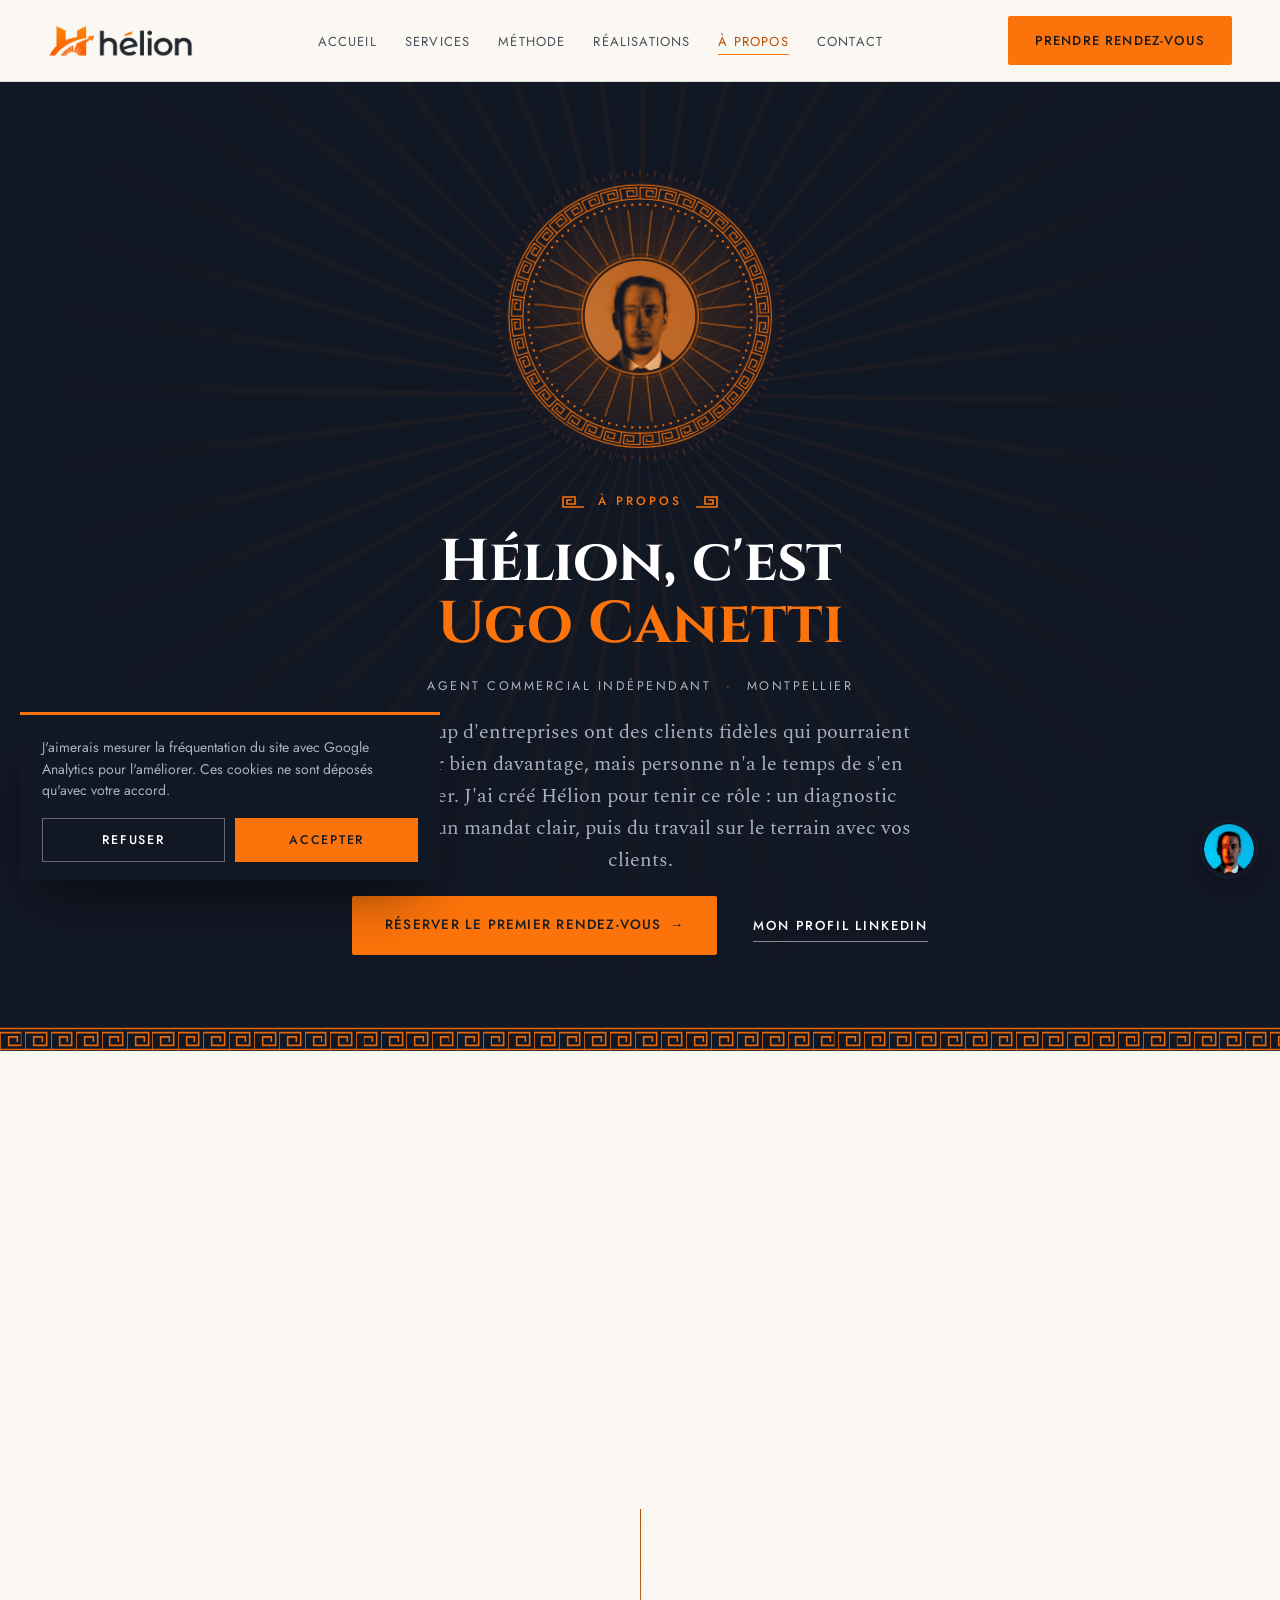
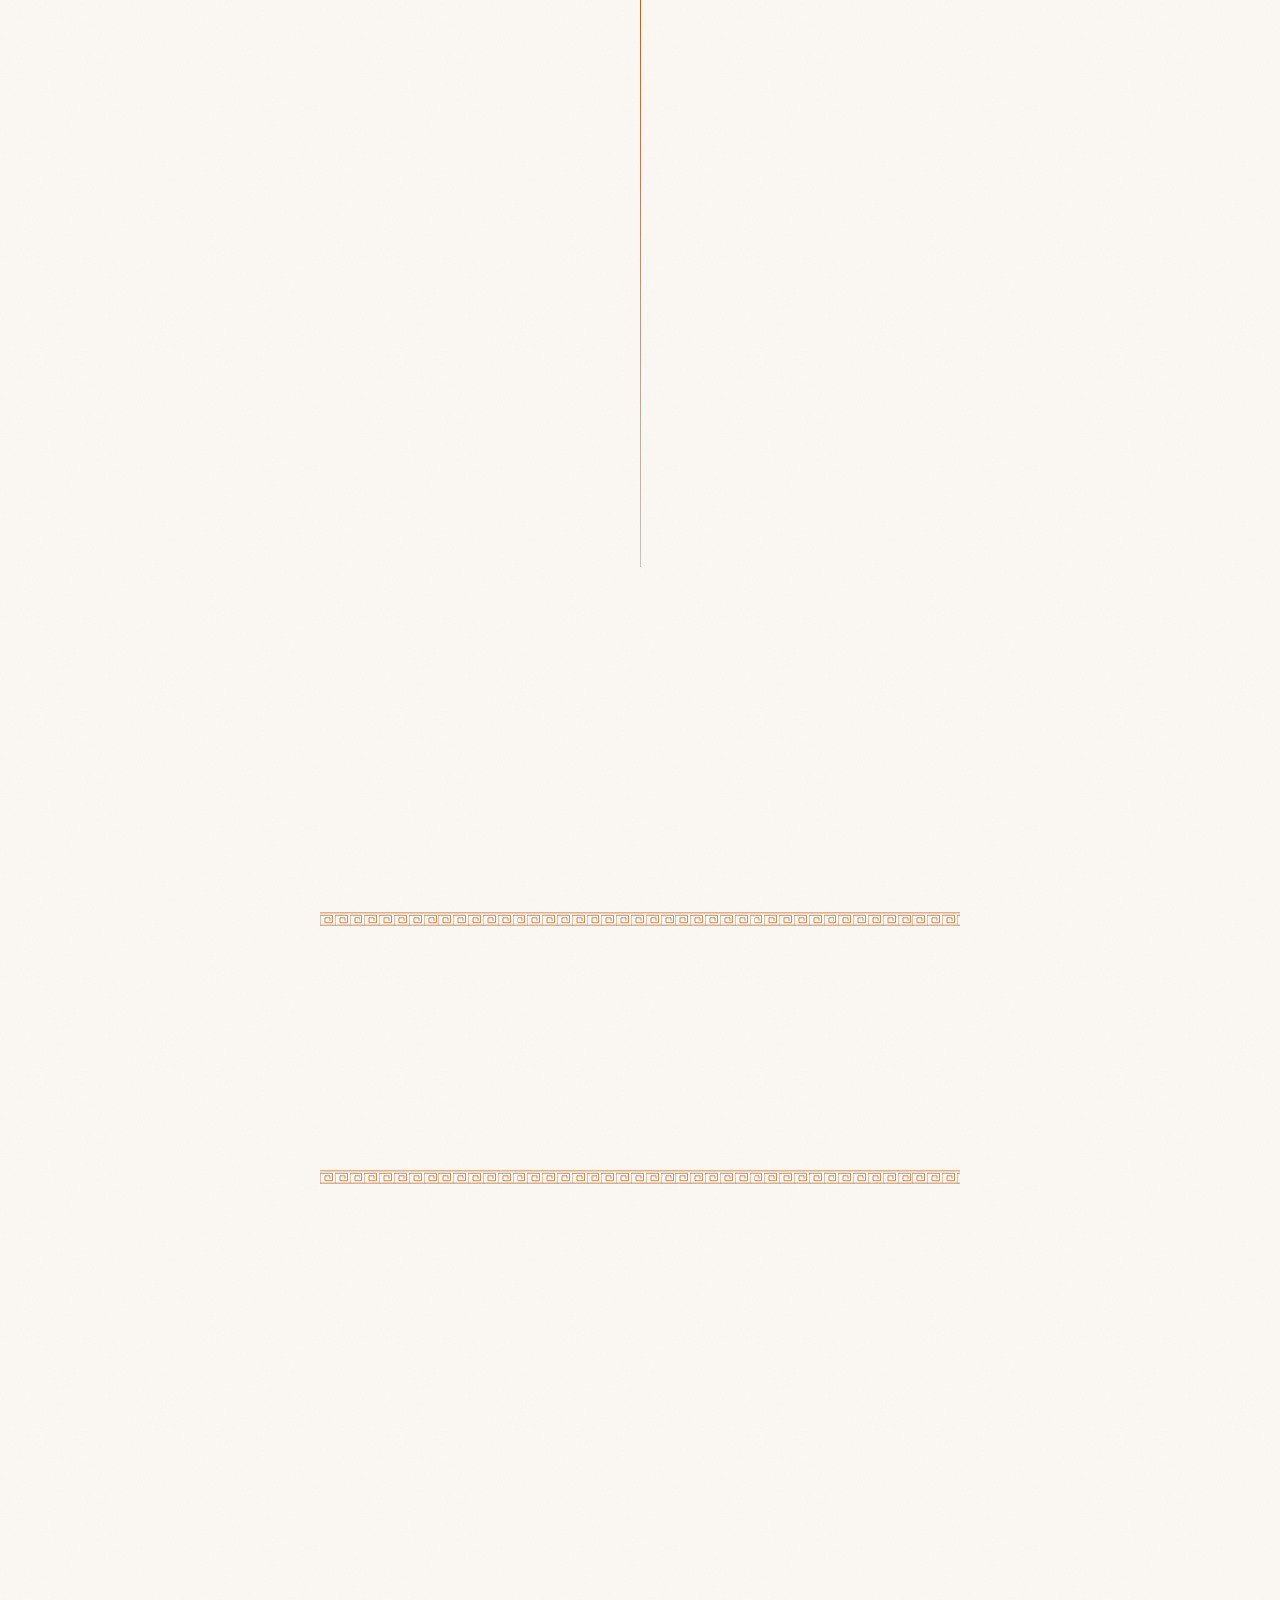
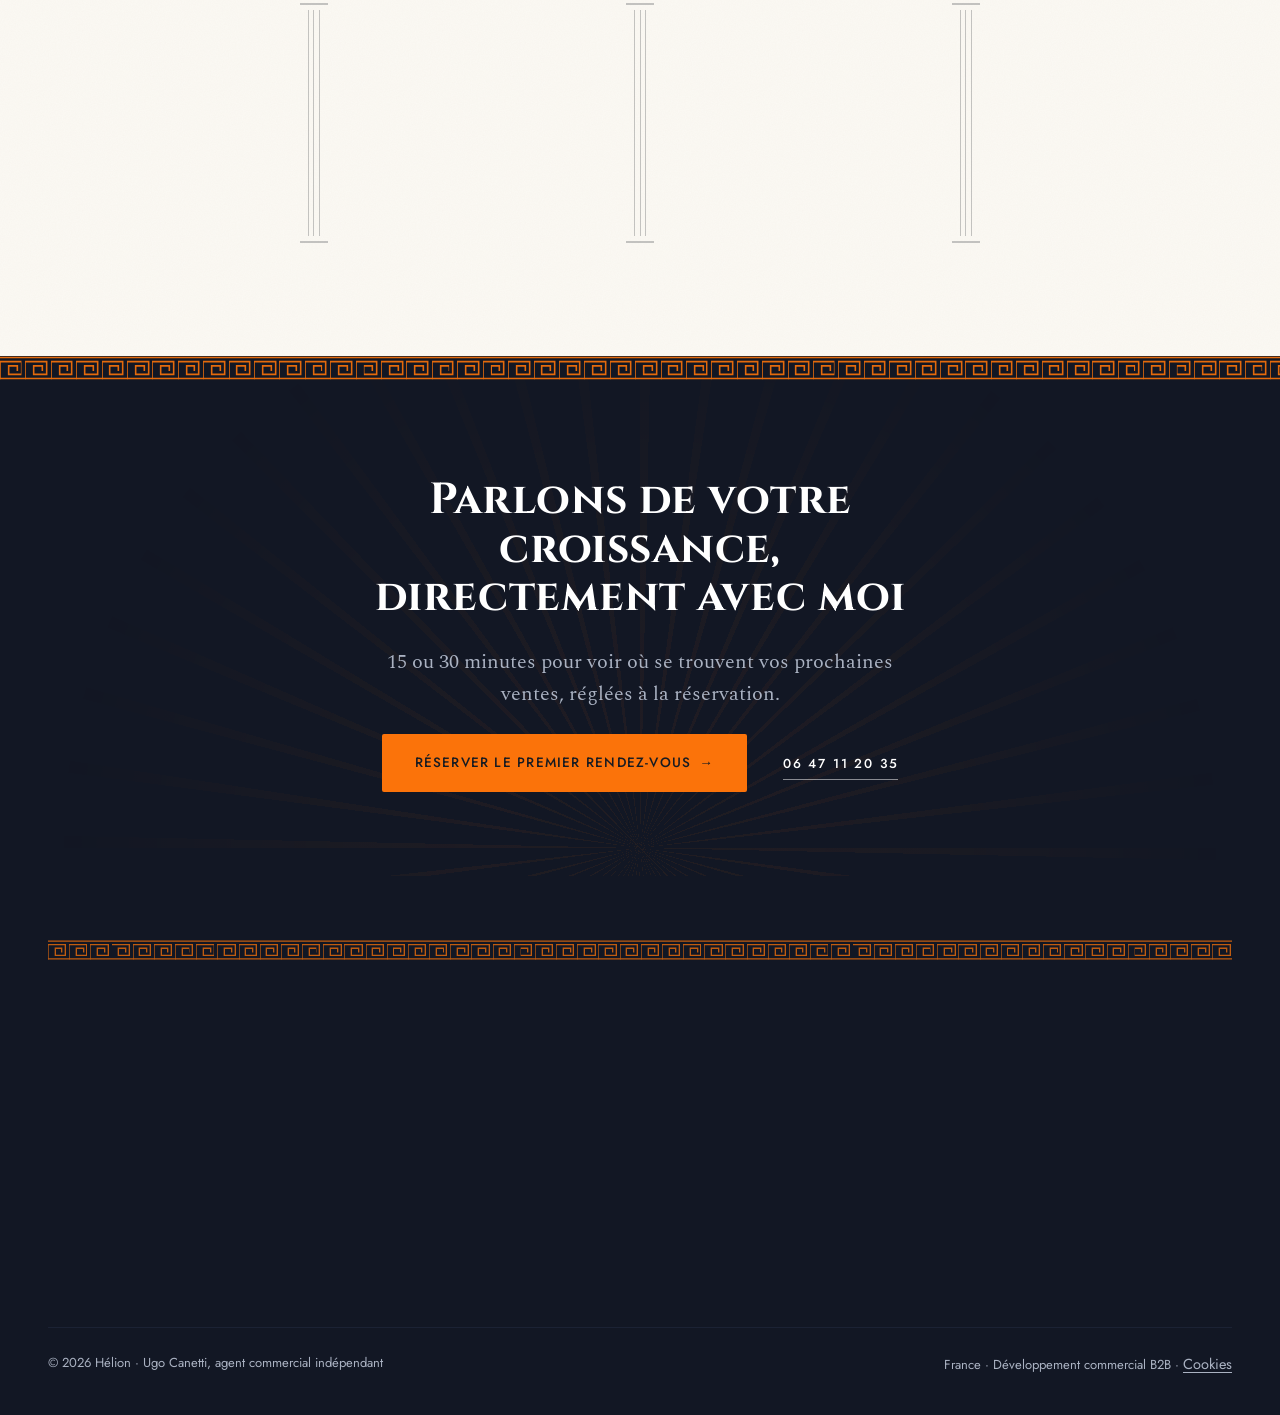
<file: a-propos.html>
<!doctype html>
<html lang="fr">
<head>
<meta charset="utf-8">
<meta name="viewport" content="width=device-width, initial-scale=1">
<title>À propos — Hélion</title>
<meta name="description" content="Ugo Canetti, agent commercial indépendant : je développe les ventes des PME B2B auprès de leurs clients existants (ventes additionnelles, réactivation, renouvellements), rémunéré à la commission.">
<meta name="google-site-verification" content="7KWQ2Re-dw9lfB7O_xEin4o6RTpNWpI_SjtbQ-Vc73w">
<link rel="canonical" href="https://helion-business.com/a-propos">
<meta property="og:title" content="À propos — Hélion">
<meta property="og:description" content="Ugo Canetti, agent commercial indépendant : je développe les ventes des PME B2B auprès de leurs clients existants (ventes additionnelles, réactivation, renouvellements), rémunéré à la commission.">
<meta property="og:url" content="https://helion-business.com/a-propos">
<meta property="og:type" content="website">
<meta property="og:locale" content="fr_FR">
<meta property="og:image" content="https://helion-business.com/assets/favicon-512.png">
<link rel="icon" href="favicon.ico" sizes="48x48">
<link rel="icon" type="image/png" sizes="32x32" href="assets/favicon-32.png">
<link rel="icon" type="image/png" sizes="512x512" href="assets/favicon-512.png">
<link rel="apple-touch-icon" href="assets/apple-touch-icon.png">
<style>
  @import url("https://fonts.googleapis.com/css2?family=Cinzel:wght@400;600;700;900&family=Spectral:ital,wght@0,400;0,500;0,600;1,400&family=Jost:wght@400;500;600&display=swap");

    :root{
    --paper:#FBF9F4;
    --white:#FFFFFF;
    --stone-2:#F4F4F2;
    --stone-3:#E8E7E2;
    --ink:#171B22;
    --ink-soft:#49515C;
    --ink-faint:#838C97;
    --accent-deep:#B84E00;
    --accent-vivid:#FB730A;
    --gold-pale:#FFD9B0;
    --terracotta:#8A3D00;
    --on-accent:#171B22;
    --line: rgba(23,27,34,0.12);
    --shadow: rgba(10,12,16,0.18);

    --navy:#121724;
    --navy-2:#1B2234;
    --on-navy:#EDEFF3;
    --on-navy-soft:#AAB2C2;

    --bg: var(--paper);
    --surface: var(--white);
    --surface-2: var(--stone-2);
    --surface-3: var(--stone-3);
    --text: var(--ink);
    --text-soft: var(--ink-soft);
    --text-faint: var(--ink-faint);
    --accent: var(--accent-deep);
    --accent-bright: var(--accent-vivid);
    --accent-2: var(--terracotta);
    --border: var(--line);
    --shadow-c: var(--shadow);
    --focus: #1F6F5C;
    --gold-shine: linear-gradient(100deg, var(--accent-deep) 0%, var(--gold-pale) 45%, var(--accent-vivid) 55%, var(--accent-deep) 100%);
  }
  /* The site is always white/gold by design, regardless of the visitor's OS
     theme preference — it no longer switches automatically with
     prefers-color-scheme. The dark palette is kept only for a possible future
     manual toggle (an explicit [data-theme="dark"] on the root). */
  :root[data-theme="dark"]{
    --bg:#15130C;
    --surface:#1D1A10;
    --surface-2:#241F13;
    --surface-3:#2C2618;
    --text:#F3EFE8;
    --text-soft:#CBBE97;
    --text-faint:#8F8465;
    --accent:#FF8A3D;
    --accent-bright:#FFA35F;
    --gold-pale:#FFD9B0;
    --accent-2:#D9691A;
    --on-accent:#1B1200;
    --border: rgba(243,239,232,0.14);
    --shadow-c: rgba(0,0,0,0.55);
  }

  *{box-sizing:border-box;}
  html{scroll-behavior:smooth;}
  @media (prefers-reduced-motion: reduce){ html{scroll-behavior:auto;} }

  body{
    margin:0;
    background:
      radial-gradient(ellipse 900px 500px at 15% -10%, color-mix(in srgb, var(--accent) 10%, transparent), transparent 60%),
      radial-gradient(ellipse 800px 600px at 100% 30%, color-mix(in srgb, var(--terracotta) 6%, transparent), transparent 62%),
      url("data:image/svg+xml,%3Csvg%20xmlns%3D%27http%3A//www.w3.org/2000/svg%27%20width%3D%27180%27%20height%3D%27180%27%3E%3Cfilter%20id%3D%27n%27%3E%3CfeTurbulence%20type%3D%27fractalNoise%27%20baseFrequency%3D%270.85%27%20numOctaves%3D%272%27%20stitchTiles%3D%27stitch%27/%3E%3CfeColorMatrix%20type%3D%27matrix%27%20values%3D%270%200%200%200%200.45%20%200%200%200%200%200.32%20%200%200%200%200%200.18%20%200%200%200%200.05%200%27/%3E%3C/filter%3E%3Crect%20width%3D%27100%25%27%20height%3D%27100%25%27%20filter%3D%27url%28%23n%29%27/%3E%3C/svg%3E") repeat,
      var(--bg);
    color:var(--text);
    font-family:"Spectral", Georgia, "Times New Roman", serif;
    font-size:17px;
    line-height:1.65;
    -webkit-font-smoothing:antialiased;
  }

  h1,h2,h3,.wordmark,.eyebrow,nav a,.btn,.step-num,.card-eyebrow,.tier-name{
    font-family:"Cinzel", "Times New Roman", serif;
  }
  .nav-links a, .btn, .eyebrow, .field label, .footer-head, .service-tag, .value-name, .faq-q{
    font-family:"Jost", Arial, sans-serif;
  }

  h1,h2,h3{ text-wrap:balance; color:var(--text); margin:0; font-weight:700; }
  p{ margin:0; }
  a{ color:inherit; }
  img{ max-width:100%; }

  .wrap{ max-width:2200px; margin:0 auto; padding:0 48px; }
  @media (max-width:640px){ .wrap{ padding:0 20px; } }
  .prose{ max-width:64ch; }

  ::selection{ background:var(--accent); color:var(--surface); }
  a:focus-visible, button:focus-visible, input:focus-visible, textarea:focus-visible, select:focus-visible{
    outline:2px solid var(--focus); outline-offset:3px;
  }

  /* ---------- Greek key divider (JS-populated) ---------- */
  .key-divider{ width:100%; height:18px; overflow:hidden; opacity:.55; }
  .key-divider svg{ width:100%; height:100%; display:block; stroke:var(--accent); fill:none; stroke-width:1.6; }

  /* ---------- Nav ---------- */
  header.site{
    position:sticky; top:0; z-index:50;
    background:var(--bg);
    border-bottom:1px solid var(--border);
  }
  .scroll-progress{
    position:absolute; left:0; top:100%; height:2px; width:0%;
    background:var(--accent);
    transition:width .1s linear;
  }
  @media (prefers-reduced-motion: reduce){ .scroll-progress{ transition:none; } }
  .nav-row{ display:flex; align-items:center; justify-content:space-between; gap:24px; padding:16px 48px; max-width:2200px; margin:0 auto; }
  .wordmark{ display:flex; align-items:center; gap:10px; font-size:20px; font-weight:700; letter-spacing:.06em; text-decoration:none; color:var(--text); }
  .wordmark svg{ width:30px; height:30px; flex:none; }
  .nav-links{ display:flex; align-items:center; gap:28px; list-style:none; margin:0; padding:0; }
  .nav-links a{ text-decoration:none; color:var(--text-soft); font-size:13px; letter-spacing:.09em; text-transform:uppercase; transition:color .15s; }
  .nav-links a:hover{ color:var(--accent); }
  a.btn.nav-cta{ display:none; }
  @media (min-width:860px){ a.btn.nav-cta{ display:inline-flex; } }
  .nav-mobile-toggle{ display:none; background:none; border:1px solid var(--border); color:var(--text); border-radius:3px; padding:8px 10px; font-size:18px; line-height:1; }
  @media (max-width:859px){
    .nav-links{ display:none; }
    .nav-mobile-toggle{ display:inline-flex; }
  }

  .btn{
    display:inline-flex; align-items:center; justify-content:center; gap:8px;
    padding:13px 26px; border-radius:2px; font-size:13px; letter-spacing:.09em; text-transform:uppercase;
    text-decoration:none; cursor:pointer; border:1px solid transparent; transition:transform .15s, box-shadow .15s, background .15s, color .15s;
    font-weight:500;
  }
  .btn-primary{ background:var(--accent-bright); color:var(--on-accent); box-shadow:0 4px 16px -6px color-mix(in srgb, var(--accent-bright) 60%, transparent); animation:btn-breathe 3.6s ease-in-out infinite; }
  .btn-primary:hover{ background:var(--accent-bright); transform:translateY(-2px); box-shadow:0 10px 26px -8px color-mix(in srgb, var(--accent-bright) 70%, transparent); animation-play-state:paused; }
  @keyframes btn-breathe{
    0%,100%{ box-shadow:0 4px 16px -6px color-mix(in srgb, var(--accent-bright) 60%, transparent); }
    50%{ box-shadow:0 4px 22px -4px color-mix(in srgb, var(--accent-bright) 85%, transparent); }
  }
  .btn-ghost{ background:transparent; color:var(--text); border-color:var(--border); }
  .btn-ghost:hover{ border-color:var(--accent); color:var(--accent); transform:translateY(-2px); }
  @media (prefers-reduced-motion: reduce){ .btn-primary:hover, .btn-ghost:hover{ transform:none; } .btn-primary{ animation:none; } }
  .btn-block{ width:100%; }

  section{ position:relative; padding:96px 0; }
  .eyebrow{ font-size:12.5px; letter-spacing:.16em; text-transform:uppercase; color:var(--accent); font-weight:600; display:flex; align-items:center; gap:10px; }
  .eyebrow::before{ content:""; width:26px; height:2px; background:var(--accent); }
  .section-head{ display:flex; flex-direction:column; gap:16px; margin-bottom:56px; }
  .section-head h2{ font-size:clamp(28px,3.6vw,42px); line-height:1.15; }
  .section-head .prose{ color:var(--text-soft); font-size:17.5px; }

  /* ---------- Hero ---------- */
  .hero{ padding-top:64px; padding-bottom:48px; overflow:hidden; }
  .hero-inner{ display:grid; grid-template-columns:minmax(0,1.3fr) minmax(0,.8fr); gap:40px 64px; align-items:center; text-align:left; position:relative; z-index:2; }
  @media (max-width:980px){ .hero-inner{ grid-template-columns:1fr; gap:36px; } }

  /* ---------- Hero scene: a Greco-Roman colonnade at dawn ----------
     Kept only as a faint, desaturated watermark behind the copy — a nod to
     the Hélion identity, not a loud illustration competing with the pitch. */
  .hero-scene{
    position:absolute; inset:0; z-index:0; overflow:hidden; pointer-events:none;
    opacity:.16; filter:saturate(.35) contrast(.92);
  }
  .hero-scene-svg{ width:100%; height:100%; display:block; }
  .hero-scene-sky{ fill:url(#heroSky); }
  .hero-scene-marble{ opacity:.4; mix-blend-mode:multiply; }
  .hero-scene-sun{ transform-origin:center; animation:sun-breathe 9s ease-in-out infinite; }
  @keyframes sun-breathe{ 0%,100%{ transform:scale(1); opacity:1; } 50%{ transform:scale(1.1); opacity:.82; } }
  @media (prefers-reduced-motion: reduce){ .hero-scene-sun{ animation:none; } }
  .hero-entablature{ filter:drop-shadow(0 2px 2px rgba(60,40,10,.12)); }
  .hero-entablature-grain{ opacity:.5; mix-blend-mode:multiply; }
  .hero-architrave-line{ fill:var(--accent-deep); opacity:.55; }
  .hero-frieze-units{ fill:none; stroke:var(--accent-deep); stroke-width:1.8; opacity:.6; }
  .col-base, .col-torus, .col-shaft, .col-capital, .col-abacus{
    fill:url(#heroStone); stroke:var(--accent-deep); stroke-width:.6; stroke-opacity:.25;
  }
  .col-shade{ fill:url(#colShade); mix-blend-mode:soft-light; stroke:none; }
  .col-flutes line{ stroke:var(--accent-deep); stroke-opacity:.28; stroke-width:1.3; }
  .hero-colonnade use{ filter:drop-shadow(3px 0 4px rgba(60,40,10,.14)); }
  .hero-col-shadow{ fill:url(#colShadow); }
  .hero-colonnade-back{ opacity:.42; filter:saturate(.65) blur(.6px); }
  .hero-pediment-face{ filter:drop-shadow(0 3px 3px rgba(60,40,10,.14)); }
  .hero-pediment-trim{ stroke:var(--accent-deep); stroke-width:2; opacity:.5; }
  .hero-pediment-sun{ fill:var(--accent-bright); opacity:.85; }
  .hero-pediment-rays{ stroke:var(--accent-deep); stroke-width:2; opacity:.4; }
  .hero-stylobate rect{ filter:drop-shadow(0 2px 2px rgba(60,40,10,.10)); }
  .hero-scene-floor{ fill:url(#heroFloor); }

  /* Soft veil behind the text so it stays crisp over the illustration */
  .hero-veil{
    position:absolute; left:50%; top:46%; transform:translate(-50%,-50%);
    width:min(1000px, 130%); height:120%; z-index:1; pointer-events:none;
    background:radial-gradient(ellipse at center, var(--paper) 0%, color-mix(in srgb, var(--paper) 88%, transparent) 45%, transparent 72%);
  }

  /* ---------- Hero: staggered entrance on load ---------- */
  @keyframes hero-in{ from{ opacity:0; transform:translateY(26px); } to{ opacity:1; transform:none; } }
  .hero-inner > *{ animation:hero-in .85s cubic-bezier(.2,.7,.2,1) both; }
  .hero-inner > *:nth-child(1){ animation-delay:.05s; }
  .hero-inner > *:nth-child(2){ animation-delay:.28s; }
  .hero-inner > *:nth-child(3){ animation-delay:.5s; }
  .hero-inner > *:nth-child(4){ animation-delay:.5s; }
  .hero-inner > *:nth-child(5){ animation-delay:.66s; }
  @media (prefers-reduced-motion: reduce){ .hero-inner > *{ animation:none; } }


  .sun-disc{ width:64px; height:64px; position:relative; z-index:1; }

  .hero-copy{ display:flex; flex-direction:column; align-items:flex-start; gap:26px; }
  .hero h1{ position:relative; z-index:1; font-size:clamp(32px,4.5vw,60px); line-height:1.08; max-width:none; text-wrap:balance; }
  .hero h1 em{ font-style:normal; display:block; }
  .hero .lede{ position:relative; z-index:1; max-width:58ch; font-size:19.5px; color:var(--text-soft); }
  .hero .lede strong{ color:var(--text); }
  .hero-ctas{ position:relative; z-index:1; display:flex; flex-wrap:wrap; gap:14px; margin-top:4px; }
  .btn-lg{ padding:17px 32px; font-size:13.5px; }
  .btn-block{ display:flex; width:100%; justify-content:center; }
  .hero-assure{ list-style:none; display:flex; flex-wrap:wrap; gap:10px 28px; padding:0; margin:0; font-family:"Jost",sans-serif; font-size:14.5px; font-weight:500; color:var(--text); }
  .hero-assure li{ display:flex; align-items:center; gap:9px; }
  .hero-assure li::before, .hero-card-list li::before{
    content:"✓"; flex:none; width:20px; height:20px; border-radius:50%; display:inline-flex; align-items:center; justify-content:center;
    background:var(--accent-bright); color:var(--on-accent); font-size:12px; font-weight:700; line-height:1;
  }

  .hero-card{
    position:relative; z-index:1; background:var(--navy); color:var(--on-navy); border-radius:3px;
    padding:34px 34px 28px; display:flex; flex-direction:column; gap:18px;
    border-top:4px solid var(--accent-bright);
    box-shadow:0 30px 60px -28px rgba(18,23,36,.55), 0 8px 18px -10px rgba(18,23,36,.35);
  }
  .hero-card-tag{ align-self:flex-start; font-family:"Jost",sans-serif; font-size:11.5px; font-weight:600; letter-spacing:.14em; text-transform:uppercase; color:var(--on-accent); background:var(--accent-bright); padding:5px 11px; border-radius:2px; }
  .hero-card h2{ font-size:clamp(22px,2.1vw,28px); line-height:1.2; color:#fff; }
  .hero-card-sub{ font-size:15.5px; line-height:1.55; color:color-mix(in srgb, var(--on-navy) 80%, transparent); }
  .hero-card-list{ list-style:none; padding:0; margin:0; display:flex; flex-direction:column; gap:12px; font-size:15.5px; line-height:1.45; }
  .hero-card-list li{ display:flex; gap:11px; align-items:flex-start; }
  .hero-card-list li::before{ margin-top:1px; }
  .hero-card-fee{ font-size:15px; padding-top:16px; border-top:1px solid rgba(255,255,255,.14); color:color-mix(in srgb, var(--on-navy) 88%, transparent); }
  .hero-card-fee strong{ color:var(--accent-bright); }
  .hero-card-foot{ font-family:"Jost",sans-serif; font-size:13.5px; text-align:center; color:color-mix(in srgb, var(--on-navy) 65%, transparent); }
  .hero-card-foot a{ color:#fff; font-weight:600; text-decoration:none; border-bottom:1px solid rgba(255,255,255,.35); }
  .hero-card-foot a:hover{ border-color:var(--accent-bright); }
  .hero-card .btn-primary{ animation:none; }

  .logo-strip{ grid-column:1 / -1; margin-top:16px; padding-top:28px; border-top:1px solid var(--border); display:flex; flex-wrap:wrap; gap:14px; justify-content:center; align-items:center; }
  .logo-strip-label{ font-family:"Jost",sans-serif; font-size:12px; letter-spacing:.16em; text-transform:uppercase; color:var(--text-faint); margin-right:10px; }
  .logo-plaque{
    border:1px solid var(--border); padding:12px 22px; border-radius:2px;
    font-family:"Cinzel", serif; font-size:13px; letter-spacing:.08em; color:var(--text-soft);
    background:var(--surface);
  }
  @media (max-width:640px){
    .hero{ padding-top:36px; }
    .hero-card{ padding:26px 22px 22px; }
    .hero-ctas .btn{ width:100%; justify-content:center; }
    .btn-lg{ padding:16px 20px; }
    .logo-strip-label{ width:100%; text-align:center; margin:0; }
  }
  .hero-inner > *:nth-child(6){ animation-delay:.8s; }

  /* ---------- Social proof bar ---------- */
  .proof-bar{ padding:40px 0; background:var(--surface-2); border-bottom:1px solid var(--border); position:relative; z-index:1; }
  .proof-grid{ display:grid; grid-template-columns:repeat(4,1fr); gap:24px; text-align:center; }
  @media (max-width:760px){ .proof-grid{ grid-template-columns:repeat(2,1fr); gap:32px 20px; } }
  .proof-item{ display:flex; flex-direction:column; gap:6px; }
  .proof-num{ font-family:"Cinzel",serif; font-size:clamp(26px,3.4vw,36px); font-weight:700; color:var(--accent); }
  .proof-label{ font-size:13px; color:var(--text-soft); line-height:1.4; }

  /* ---------- Pain / agitation ---------- */
  .pain-section{ padding-top:88px; }
  .pain-grid{ display:grid; grid-template-columns:repeat(2,1fr); gap:20px; margin-top:8px; }
  @media (max-width:700px){ .pain-grid{ grid-template-columns:1fr; } }
  .pain-item{ display:flex; align-items:flex-start; gap:14px; padding:20px 22px; background:var(--surface); border:1px solid var(--border); border-radius:4px; }
  .pain-mark{ flex:none; width:24px; height:24px; border-radius:50%; background:color-mix(in srgb, var(--accent-2) 16%, transparent); color:var(--accent-2); display:flex; align-items:center; justify-content:center; font-size:13px; font-weight:700; }
  .pain-item p{ font-size:15.5px; color:var(--text-soft); }
  .pain-bridge{ margin-top:32px; font-family:"Cinzel",serif; font-size:19px; text-align:center; color:var(--text); }

  /* ---------- Method bridge line ---------- */
  .method-bridge{ margin-top:40px; text-align:center; font-size:14.5px; color:var(--text-faint); font-family:"Jost",sans-serif; letter-spacing:.03em; }

  /* ---------- Objections ---------- */
  .objections-section{ padding-top:0; }
  .objection-card h3{ font-family:"Cinzel",serif; font-size:17px; font-style:italic; }
  .objection-card p{ margin-top:10px; color:var(--text-soft); font-size:14.5px; }

  /* ---------- Pillars (columns) ---------- */
  .pillars{ display:grid; grid-template-columns:repeat(3,1fr); gap:36px; }
  @media (max-width:760px){ .pillars{ grid-template-columns:1fr; gap:48px; } }
  .pillar{ text-align:center; display:flex; flex-direction:column; align-items:center; gap:18px; }
  .pillar svg{ width:72px; height:130px; }
  .pillar h3{ font-size:17px; letter-spacing:.03em; }
  .pillar p{ color:var(--text-soft); font-size:15.5px; }

  /* ---------- Cards / grids ---------- */
  .grid-3{ display:grid; grid-template-columns:repeat(3,1fr); gap:24px; }
  .grid-2{ display:grid; grid-template-columns:repeat(2,1fr); gap:24px; }
  @media (max-width:760px){ .grid-3, .grid-2{ grid-template-columns:1fr; } }

  .card{
    background:var(--surface); border:1px solid var(--border); border-radius:3px;
    padding:30px; position:relative; box-shadow:0 1px 0 var(--border) inset, 0 10px 24px -20px var(--shadow-c);
    transition:border-color .25s ease, box-shadow .25s ease;
  }
  .card:hover{
    border-color:color-mix(in srgb, var(--accent) 45%, var(--border));
    box-shadow:0 1px 0 var(--border) inset, 0 14px 28px -18px var(--shadow-c);
  }
  .card::before{
    content:""; position:absolute; top:0; left:0; width:34px; height:3px;
    background:var(--accent);
  }
  @media (prefers-reduced-motion: reduce){ .card{ transition:none; } }

  .service-mini{ display:flex; flex-direction:column; gap:12px; }
  .service-mini .num{ font-size:12px; color:var(--accent); letter-spacing:.1em; }
  .service-mini h3{ font-size:19px; }
  .service-mini p{ color:var(--text-soft); font-size:15px; }
  .service-mini a.mini-link{ margin-top:auto; font-family:"Jost",sans-serif; font-size:13px; text-transform:uppercase; letter-spacing:.08em; color:var(--accent); text-decoration:none; }

  /* ---------- Method arc ---------- */
  .arc-wrap{ position:relative; }
  .arc-svg{ width:100%; height:auto; display:block; }
  .arc-svg .arc-path{ fill:none; stroke:var(--border); stroke-width:2; }
  .arc-svg .arc-dot{ fill:var(--surface); stroke:var(--accent); stroke-width:3; }
  .arc-svg .arc-dot.filled{ fill:var(--accent); }
  .arc-svg .arc-dot{ transition:filter .4s ease; }
  .arc-svg .arc-dot.sun-active{ filter:drop-shadow(0 0 6px var(--accent-bright)); }
  @media (max-width:760px){ .arc-svg{ display:none; } }

  .steps-row{ display:grid; grid-template-columns:repeat(5,1fr); gap:20px; margin-top:8px; }
  @media (max-width:760px){
    .steps-row{ grid-template-columns:1fr; gap:0; margin-top:24px; position:relative; padding-left:34px; }
    .steps-row::before{ content:""; position:absolute; left:9px; top:6px; bottom:6px; width:2px; background:var(--border); }
  }
  .step{ text-align:center; display:flex; flex-direction:column; gap:8px; }
  .step .step-num, .step h3{ transition:color .5s ease, text-shadow .5s ease; }
  .step.sun-active .step-num{
    color:var(--accent-bright);
    text-shadow:0 0 12px color-mix(in srgb, var(--accent-bright) 55%, transparent);
  }
  .step.sun-active h3{
    color:var(--accent-deep);
    text-shadow:0 0 16px color-mix(in srgb, var(--accent-bright) 35%, transparent);
  }
  @media (prefers-reduced-motion: reduce){ .step .step-num, .step h3{ transition:none; } }
  @media (max-width:760px){
    .step{ text-align:left; padding-bottom:32px; position:relative; }
    .step::before{ content:""; position:absolute; left:-34px; top:4px; width:16px; height:16px; border-radius:50%; background:var(--surface); border:3px solid var(--accent); }
  }
  .step .step-num{ font-size:13px; color:var(--accent); letter-spacing:.1em; }
  .step h3{ font-size:16.5px; }
  .step p{ font-size:14.5px; color:var(--text-soft); }

  /* ---------- Case studies ---------- */
  .stele{
    background:var(--surface); border:1px solid var(--border); border-radius:2px; padding:26px;
    position:relative; overflow:hidden;
  }
  .stele::after{
    content:""; position:absolute; inset:6px; border:1px solid var(--border); pointer-events:none;
  }
  .stele .service-tag{ font-size:11.5px; letter-spacing:.1em; text-transform:uppercase; color:var(--accent); }
  .stele h3{ margin-top:10px; font-size:20px; font-family:"Cinzel",serif; }
  .stele-result{ margin-top:10px; font-size:14px; color:var(--accent); font-weight:600; }

  /* ---------- Full services ---------- */
  .service-block{ padding:48px 0; border-top:1px solid var(--border); display:grid; grid-template-columns:1fr 1fr; gap:48px; align-items:start; }
  .service-block:first-of-type{ border-top:none; }
  @media (max-width:820px){ .service-block{ grid-template-columns:1fr; gap:28px; } }
  .service-block .card-eyebrow{ font-size:12px; letter-spacing:.14em; text-transform:uppercase; color:var(--accent); }
  .service-block h3{ font-size:26px; margin-top:10px; }
  .service-block .tagline{ margin-top:12px; font-size:17px; color:var(--text-soft); font-style:italic; }
  .feature-list{ list-style:none; margin:20px 0 0; padding:0; display:flex; flex-direction:column; gap:9px; }
  .feature-list li{ display:flex; gap:10px; font-size:15px; color:var(--text-soft); }
  .feature-list li::before{ content:"—"; color:var(--accent); flex:none; }

  .stat-box{ background:var(--surface); border:1px solid var(--border); border-radius:3px; padding:24px; }
  .stat-row{ display:flex; align-items:baseline; justify-content:space-between; gap:16px; flex-wrap:wrap; font-variant-numeric:tabular-nums; }
  .stat-row + .stat-row{ margin-top:14px; padding-top:14px; border-top:1px dashed var(--border); }
  .stat-label{ font-size:13px; color:var(--text-faint); font-family:"Jost",sans-serif; }
  .stat-value{ font-size:15px; }
  .stat-arrow{ color:var(--accent); }
  .stat-final{ color:var(--accent); font-weight:600; }
  .funnel{ display:flex; flex-direction:column; gap:10px; }
  .funnel-row{ display:grid; grid-template-columns:1fr auto; gap:10px; align-items:center; font-size:13.5px; }
  .funnel-bar{ height:9px; border-radius:2px; background:var(--accent); }
  .funnel-track{ background:var(--surface-2); border-radius:2px; }

  /* ---------- Pricing ---------- */
  .tiers{ display:grid; grid-template-columns:repeat(3,1fr); gap:24px; margin-top:40px; }
  @media (max-width:820px){ .tiers{ grid-template-columns:1fr; } }
  .pricing-note{ margin-top:28px; text-align:center; font-size:14px; color:var(--text-faint); font-family:"Jost",sans-serif; }
  .tier{ background:var(--surface); border:1px solid var(--border); border-radius:3px; padding:32px 28px; display:flex; flex-direction:column; gap:18px; }
  .tier.featured{ border-color:var(--accent); box-shadow:0 10px 30px -12px var(--shadow-c); }
  .tier-name{ font-size:15px; letter-spacing:.08em; }
  .tier-price{ font-size:32px; font-weight:700; }
  .tier-price span{ font-size:14px; color:var(--text-faint); font-family:"Jost",sans-serif; font-weight:400; }
  .tier ul{ list-style:none; margin:0; padding:0; display:flex; flex-direction:column; gap:10px; flex:1; }
  .tier li{ font-size:14.5px; color:var(--text-soft); display:flex; gap:8px; }
  .tier li::before{ content:"—"; color:var(--accent); }

  /* ---------- Services page (v2) ---------- */
  .btn-ghost-light{ background:transparent; color:#fff; border-color:rgba(255,255,255,.35); }
  .btn-ghost-light:hover{ border-color:var(--accent-bright); color:var(--accent-bright); transform:translateY(-2px); }
  .sv-hero{ position:relative; overflow:hidden; background:var(--navy); color:var(--on-navy); padding:80px 0 64px; margin-top:-1px; }
  .sv-hero::before{ content:""; position:absolute; inset:0; pointer-events:none;
    background:radial-gradient(ellipse 700px 420px at 88% -10%, color-mix(in srgb, var(--accent-bright) 34%, transparent), transparent 65%),
               radial-gradient(ellipse 600px 380px at 0% 110%, color-mix(in srgb, var(--accent-bright) 14%, transparent), transparent 70%); animation:ambient-drift 18s ease-in-out infinite alternate; }
  .sv-hero-inner{ position:relative; z-index:1; display:grid; grid-template-columns:minmax(0,1.35fr) minmax(0,.65fr); gap:36px 64px; align-items:center; }
  @media (max-width:980px){ .sv-hero-inner{ grid-template-columns:1fr; } }
  .sv-hero-copy{ display:flex; flex-direction:column; align-items:flex-start; gap:26px; }
  .sv-hero .eyebrow{ color:var(--accent-bright); }
  .sv-hero .eyebrow::before{ background:var(--accent-bright); }
  .sv-hero h1{ color:#fff; font-size:clamp(32px,4.4vw,58px); line-height:1.08; max-width:none; text-wrap:balance; }
  .sv-hero h1 em{ font-style:normal; display:block; color:var(--accent-bright); background:none; -webkit-text-fill-color:var(--accent-bright); animation:none; }
  .sv-hero .lede{ max-width:60ch; font-size:19.5px; color:var(--on-navy-soft); }
  .sv-hero .lede strong{ color:#fff; }
  .sv-hero-inner > *{ animation:hero-in .85s cubic-bezier(.2,.7,.2,1) both; }
  .sv-hero-inner > *:nth-child(2){ animation-delay:.2s; } .sv-hero-inner > *:nth-child(3){ animation-delay:.4s; }
  @media (prefers-reduced-motion: reduce){ .sv-hero-inner > *, .sv-hero::before{ animation:none; } }
  .sv-facts{ list-style:none; margin:0; padding:10px 30px; background:rgba(255,255,255,.05); border:1px solid rgba(255,255,255,.12); border-top:4px solid var(--accent-bright); border-radius:3px; display:flex; flex-direction:column; }
  .sv-facts li{ display:flex; align-items:baseline; justify-content:space-between; gap:16px; padding:18px 0; }
  .sv-facts li + li{ border-top:1px dashed rgba(255,255,255,.18); }
  .sv-facts strong{ font-family:"Cinzel",serif; font-size:clamp(26px,2.8vw,38px); color:var(--accent-bright); white-space:nowrap; }
  .sv-facts span{ font-family:"Jost",sans-serif; font-size:14.5px; letter-spacing:.04em; color:var(--on-navy-soft); text-align:right; }
  .sv-jumps{ grid-column:1 / -1; display:grid; grid-template-columns:repeat(4,minmax(0,1fr)); gap:16px; width:100%; margin-top:14px; }
  @media (max-width:980px){ .sv-jumps{ grid-template-columns:repeat(2,minmax(0,1fr)); } }
  @media (max-width:560px){ .sv-jumps{ grid-template-columns:1fr; } }
  .sv-jump{ position:relative; display:flex; flex-direction:column; gap:6px; padding:22px 22px 20px; text-decoration:none; color:#fff;
    background:rgba(255,255,255,.05); border:1px solid rgba(255,255,255,.12); border-radius:3px; transition:transform .25s ease, border-color .25s ease, background .25s ease; }
  .sv-jump:hover{ transform:translateY(-5px); border-color:var(--accent-bright); background:rgba(255,255,255,.09); }
  .sv-jump-n{ position:absolute; top:16px; right:18px; font-family:"Cinzel",serif; font-size:13px; letter-spacing:.1em; color:var(--accent-bright); }
  .sv-jump-ic{ color:var(--accent-bright); display:flex; margin-bottom:6px; }
  .sv-jump-t{ font-family:"Cinzel",serif; font-size:17px; line-height:1.25; }
  .sv-jump-d{ font-size:14px; line-height:1.45; color:var(--on-navy-soft); }

  .sv-sec{ padding:84px 0; scroll-margin-top:80px; }
  .sv-alt{ background:color-mix(in srgb, var(--surface) 78%, transparent); border-top:1px solid var(--border); border-bottom:1px solid var(--border); }
  .sv-block{ display:grid; grid-template-columns:minmax(0,1.15fr) minmax(0,.85fr); gap:64px; align-items:center; padding:0; border:0; }
  .sv-flip .sv-main{ order:2; } .sv-flip .sv-box{ order:1; }
  @media (max-width:900px){ .sv-block{ grid-template-columns:1fr; gap:32px; } .sv-flip .sv-main, .sv-flip .sv-box{ order:0; } .sv-sec{ padding:56px 0; } }
  .sv-main{ position:relative; display:flex; flex-direction:column; align-items:flex-start; gap:6px; }
  .sv-ghost{ position:absolute; top:-30px; right:0; z-index:0; font-family:"Cinzel",serif; font-weight:700; font-size:clamp(110px,13vw,190px); line-height:1; color:transparent;
    -webkit-text-stroke:1.5px color-mix(in srgb, var(--accent-bright) 38%, transparent); opacity:.55; pointer-events:none; user-select:none; }
  .sv-main > *:not(.sv-ghost){ position:relative; z-index:1; }
  .sv-head{ display:flex; align-items:center; gap:14px; margin-bottom:6px; }
  .sv-icon{ width:52px; height:52px; border-radius:3px; display:inline-flex; align-items:center; justify-content:center; background:var(--accent-bright); color:var(--on-accent); box-shadow:0 10px 22px -10px color-mix(in srgb, var(--accent-bright) 80%, transparent); }
  .sv-block h3{ font-size:clamp(26px,3vw,36px); line-height:1.15; margin-top:4px; }
  .sv-block h3 small{ font-size:.52em; font-weight:400; color:var(--text-faint); letter-spacing:.02em; }
  .sv-block .tagline{ margin:14px 0 6px; padding-left:18px; border-left:3px solid var(--accent-bright); font-size:18px; line-height:1.5; max-width:52ch; }
  .sv-checks{ list-style:none; margin:14px 0 26px; padding:0; display:flex; flex-direction:column; gap:12px; }
  .sv-checks li{ display:flex; gap:12px; align-items:flex-start; font-size:16px; line-height:1.45; color:var(--text); }
  .sv-checks li::before{ content:"✓"; flex:none; margin-top:1px; width:21px; height:21px; border-radius:50%; display:inline-flex; align-items:center; justify-content:center; background:color-mix(in srgb, var(--accent-bright) 18%, transparent); color:var(--accent-deep); font-size:12px; font-weight:700; }
  .sv-box{ background:var(--navy); color:var(--on-navy); border:0; border-top:4px solid var(--accent-bright); border-radius:3px; padding:32px 30px; box-shadow:0 30px 60px -30px rgba(18,23,36,.55); }
  .sv-box-title{ font-family:"Jost",sans-serif; font-size:12px; font-weight:600; letter-spacing:.16em; text-transform:uppercase; color:var(--accent-bright); margin-bottom:18px; }
  .sv-box .stat-row + .stat-row{ border-top:1px dashed rgba(255,255,255,.18); }
  .sv-box .stat-label{ color:var(--on-navy-soft); font-size:13.5px; }
  .sv-box .stat-value{ color:#fff; font-size:15.5px; text-align:right; }
  .sv-box .stat-final{ color:var(--accent-bright); }

  .sv-center{ align-items:center; text-align:center; }
  .sv-center .prose{ max-width:62ch; }
  .sv-start{ padding:84px 0 56px; }
  .sv-steps{ list-style:none; margin:0; padding:0; display:grid; grid-template-columns:repeat(3,minmax(0,1fr)); gap:28px; counter-reset:none; position:relative; }
  @media (max-width:900px){ .sv-steps{ grid-template-columns:1fr; } }
  .sv-steps li{ position:relative; background:var(--surface); border:1px solid var(--border); border-radius:3px; padding:34px 28px 28px; display:flex; flex-direction:column; gap:10px; }
  .sv-steps li:not(:last-child)::after{ content:"→"; position:absolute; right:-24px; top:50%; transform:translateY(-50%); color:var(--accent-bright); font-size:22px; z-index:2; }
  @media (max-width:900px){ .sv-steps li:not(:last-child)::after{ content:"↓"; right:auto; left:50%; top:auto; bottom:-26px; transform:translateX(-50%); } }
  .sv-step-n{ width:44px; height:44px; border-radius:50%; background:var(--accent-bright); color:var(--on-accent); font-family:"Cinzel",serif; font-weight:700; font-size:20px; display:inline-flex; align-items:center; justify-content:center; box-shadow:0 8px 18px -8px color-mix(in srgb, var(--accent-bright) 80%, transparent); }
  .sv-steps h3{ font-size:20px; margin-top:6px; }
  .sv-steps p{ font-size:15.5px; color:var(--text-soft); line-height:1.55; }

  .sv-pay{ padding:56px 0 96px; }
  .sv-pay .tiers{ margin-top:8px; }
  .sv-pay .tier{ position:relative; align-items:flex-start; padding:36px 30px; transition:transform .25s ease, box-shadow .25s ease; }
  .sv-pay .tier:hover{ transform:translateY(-6px); box-shadow:0 20px 40px -22px var(--shadow-c); }
  .sv-pay .tier.featured{ background:var(--navy); color:var(--on-navy); border-color:var(--navy); border-top:4px solid var(--accent-bright); transform:translateY(-10px); box-shadow:0 30px 60px -26px rgba(18,23,36,.6); }
  .sv-pay .tier.featured:hover{ transform:translateY(-16px); }
  .sv-pay .tier.featured .tier-name{ color:#fff !important; }
  .sv-pay .tier.featured li{ color:var(--on-navy-soft); }
  .sv-pay .tier.featured li::before{ color:var(--accent-bright); }
  .sv-tier-ic{ font-family:"Cinzel",serif; font-size:34px; font-weight:700; color:var(--accent-bright); line-height:1; }
  .sv-tier-flag{ position:absolute; top:-1px; right:20px; transform:translateY(-50%); background:var(--accent-bright); color:var(--on-accent); font-family:"Jost",sans-serif; font-size:11px; font-weight:600; letter-spacing:.14em; text-transform:uppercase; padding:6px 12px; border-radius:2px; }
  .sv-pay .tier-name{ font-family:"Cinzel",serif; font-size:19px; letter-spacing:.03em; }
  .sv-pay .tier li::before{ content:"✓"; font-weight:700; }
  .sv-final{ margin-top:72px; position:relative; overflow:hidden; padding:56px; }
  .sv-final::before{ content:""; position:absolute; inset:0; pointer-events:none; background:radial-gradient(ellipse 520px 300px at 100% 0%, color-mix(in srgb, var(--accent-bright) 30%, transparent), transparent 70%); }
  .sv-final > *{ position:relative; }
  .sv-final > div:first-child{ flex:1 1 380px; }
  .sv-final h3{ font-size:clamp(22px,2.6vw,30px); line-height:1.25; max-width:30ch; text-wrap:balance; }
  .sv-final-ctas{ display:flex; flex-direction:column; align-items:flex-start; gap:14px; }
  .sv-final-tel{ font-family:"Jost",sans-serif; font-size:14px; color:var(--on-navy-soft); text-decoration:none; border-bottom:1px solid rgba(255,255,255,.3); }
  .sv-final-tel:hover{ color:#fff; border-color:var(--accent-bright); }
  @media (max-width:640px){
    .sv-hero{ padding:48px 0 44px; } .sv-final{ padding:32px 22px; } .sv-hero-ctas .btn{ width:100%; justify-content:center; }
    .sv-box{ padding:26px 22px; } .sv-box .stat-value{ text-align:left; } .sv-pay .tier.featured{ transform:none; } .sv-final-ctas, .sv-final-ctas .btn{ width:100%; } .sv-final-ctas .btn{ justify-content:center; }
    }

  /* ---------- Portrait / identity ---------- */
  @keyframes ring-spin{ to{ transform:rotate(360deg); } }
  .portrait{ position:relative; display:inline-block; flex:none; width:var(--s,80px); height:var(--s,80px); padding:4px; border-radius:50%; overflow:hidden; isolation:isolate; background:var(--paper); box-shadow:0 14px 34px -14px rgba(18,23,36,.55); }
  .portrait::before{ content:""; position:absolute; inset:-50%; z-index:-1; background:conic-gradient(from 0deg, var(--accent-bright), color-mix(in srgb, var(--accent-bright) 8%, transparent) 30%, var(--accent-deep) 55%, color-mix(in srgb, var(--accent-bright) 8%, transparent) 80%, var(--accent-bright)); animation:ring-spin 9s linear infinite; }
  .portrait img{ display:block; width:100%; height:100%; border-radius:50%; object-fit:cover; border:3px solid var(--paper); background:#12a5e8; }
  .portrait-xl{ padding:6px; } .portrait-xl img{ border-width:5px; }
  @media (prefers-reduced-motion: reduce){ .portrait::before{ animation:none; } }
  .hero-id{ display:flex; align-items:center; gap:16px; padding:10px 20px 10px 10px; background:var(--surface); border:1px solid var(--border); border-radius:60px; box-shadow:0 10px 26px -16px rgba(18,23,36,.35); }
  .hero-id-t{ display:flex; flex-direction:column; line-height:1.25; }
  .hero-id-t strong{ font-family:"Cinzel",serif; font-size:17px; letter-spacing:.02em; }
  .hero-id-t span{ font-family:"Jost",sans-serif; font-size:13px; color:var(--text-soft); letter-spacing:.03em; }
  .in-link{ display:inline-flex; align-items:center; justify-content:center; width:34px; height:34px; border-radius:50%; background:#0A66C2; color:#fff; margin-left:6px; transition:transform .2s ease; }
  .in-link:hover{ transform:translateY(-2px) scale(1.06); }
  .btn-ic{ display:inline-flex; margin-right:10px; }
  @media (max-width:640px){ .hero-id{ width:100%; border-radius:44px; } }

  /* ---------- Founder band (home) ---------- */
  .founder{ padding:88px 0 24px; }
  .founder-grid{ display:grid; grid-template-columns:auto minmax(0,1fr); gap:64px; align-items:center; }
  @media (max-width:820px){ .founder-grid{ grid-template-columns:1fr; gap:32px; justify-items:start; } }
  .founder-text{ display:flex; flex-direction:column; gap:18px; max-width:76ch; }
  .founder-text h2{ font-size:clamp(28px,3.6vw,44px); line-height:1.12; }
  .founder-text h2 em{ font-style:normal; }
  .founder-text .prose{ color:var(--text-soft); font-size:17.5px; }
  .founder-chips{ list-style:none; display:flex; flex-wrap:wrap; gap:10px; padding:0; margin:0; }
  .founder-chips li{ font-family:"Jost",sans-serif; font-size:13.5px; padding:8px 14px; border:1px solid var(--border); border-radius:40px; background:var(--surface); color:var(--text); }
  .founder-chips li::before{ content:"●"; color:var(--accent-bright); font-size:9px; margin-right:9px; vertical-align:2px; }

  /* ---------- About page (v2) ---------- */
  .ab-hero{ position:relative; overflow:hidden; background:var(--navy); color:var(--on-navy); padding:84px 0 76px; margin-top:-1px; }
  .ab-hero::before{ content:""; position:absolute; inset:0; pointer-events:none;
    background:radial-gradient(ellipse 640px 420px at 12% 20%, color-mix(in srgb, var(--accent-bright) 30%, transparent), transparent 65%),
               radial-gradient(ellipse 560px 360px at 100% 110%, color-mix(in srgb, var(--accent-bright) 14%, transparent), transparent 70%); animation:ambient-drift 18s ease-in-out infinite alternate; }
  @media (prefers-reduced-motion: reduce){ .ab-hero::before{ animation:none; } }
  .ab-hero-grid{ position:relative; z-index:1; display:grid; grid-template-columns:auto minmax(0,1fr); gap:72px; align-items:center; }
  @media (max-width:860px){ .ab-hero-grid{ grid-template-columns:1fr; gap:36px; justify-items:start; } }
  .ab-hero .portrait{ background:var(--navy); box-shadow:0 30px 70px -26px rgba(0,0,0,.7); }
  .ab-hero .portrait img{ border-color:var(--navy); }
  .ab-intro{ display:flex; flex-direction:column; align-items:flex-start; gap:22px; }
  .ab-intro > *{ animation:hero-in .85s cubic-bezier(.2,.7,.2,1) both; }
  .ab-intro > *:nth-child(2){ animation-delay:.1s; } .ab-intro > *:nth-child(3){ animation-delay:.2s; } .ab-intro > *:nth-child(4){ animation-delay:.3s; } .ab-intro > *:nth-child(5){ animation-delay:.42s; }
  @media (prefers-reduced-motion: reduce){ .ab-intro > *{ animation:none; } }
  .ab-hero .eyebrow{ color:var(--accent-bright); } .ab-hero .eyebrow::before{ background:var(--accent-bright); }
  .ab-hero h1{ color:#fff; font-size:clamp(34px,5vw,64px); line-height:1.06; }
  .ab-hero h1 em{ font-style:normal; color:var(--accent-bright); }
  .ab-role{ font-family:"Jost",sans-serif; font-size:15px; letter-spacing:.1em; text-transform:uppercase; color:var(--on-navy-soft); }
  .ab-hero .lede{ font-size:19px; max-width:62ch; color:var(--on-navy-soft); }
  .ab-path{ padding:88px 0 40px; }
  .ab-cols{ display:grid; grid-template-columns:minmax(0,1.3fr) minmax(0,.7fr); gap:56px; align-items:start; }
  @media (max-width:900px){ .ab-cols{ grid-template-columns:1fr; gap:40px; } }
  .timeline{ list-style:none; margin:0; padding:0 0 0 34px; position:relative; display:flex; flex-direction:column; gap:22px; }
  .timeline::before{ content:""; position:absolute; left:9px; top:8px; bottom:8px; width:2px; background:linear-gradient(var(--accent-bright), color-mix(in srgb, var(--accent-bright) 15%, transparent)); }
  .tl-item{ position:relative; background:var(--surface); border:1px solid var(--border); border-radius:3px; padding:22px 26px; display:flex; flex-direction:column; gap:3px; }
  .tl-dot{ position:absolute; left:-34px; top:26px; width:20px; height:20px; border-radius:50%; background:var(--paper); border:3px solid var(--accent-bright); }
  .tl-current{ border-color:var(--accent-bright); box-shadow:0 18px 40px -26px color-mix(in srgb, var(--accent-bright) 70%, transparent); }
  .tl-current .tl-dot{ background:var(--accent-bright); box-shadow:0 0 0 6px color-mix(in srgb, var(--accent-bright) 25%, transparent); }
  .tl-item h4, .tl-item p, .ab-edu strong, .ab-edu span{ margin:0; }
  .tl-date{ font-family:"Jost",sans-serif; font-size:12.5px; font-weight:600; letter-spacing:.12em; text-transform:uppercase; color:var(--accent-deep); }
  .tl-item h4{ font-family:"Cinzel",serif; font-size:21px; line-height:1.2; margin-top:4px; }
  .tl-org{ font-size:16.5px; font-weight:600; color:var(--text); }
  .tl-meta{ font-size:14.5px; color:var(--text-soft); }
  .ab-side{ display:flex; flex-direction:column; gap:28px; position:sticky; top:96px; }
  @media (max-width:900px){ .ab-side{ position:static; } }
  .ab-card{ background:var(--navy); color:var(--on-navy); border-top:4px solid var(--accent-bright); border-radius:3px; padding:28px 26px; display:flex; flex-direction:column; gap:18px; box-shadow:0 30px 60px -30px rgba(18,23,36,.55); }
  .ab-edu{ display:flex; flex-direction:column; gap:3px; padding-top:16px; border-top:1px dashed rgba(255,255,255,.18); }
  .ab-edu strong{ font-family:"Cinzel",serif; font-size:16.5px; font-weight:600; color:#fff; line-height:1.3; }
  .ab-edu span{ font-size:14px; color:var(--on-navy-soft); }
  .ab-side .about-quote{ margin-top:0; }
  .ab-values{ padding:48px 0 96px; }
  .ab-values .values-row{ margin-top:8px; }
  .ab-values .value-card{ background:var(--surface); border:1px solid var(--border); border-radius:3px; padding:26px 24px; }
  @media (max-width:640px){ .ab-hero{ padding:48px 0 48px; } .timeline{ padding-left:28px; } .tl-dot{ left:-28px; } .tl-item{ padding:18px 18px; } }

  /* ---------- CTA banner ---------- */
  .cta-banner{
    background:var(--navy); border-radius:3px;
    padding:48px; display:flex; flex-wrap:wrap; align-items:center; justify-content:space-between; gap:24px;
  }
  .cta-banner h3{ font-size:23px; color:var(--on-navy); }
  .cta-banner p{ color:var(--on-navy-soft); margin-top:8px; max-width:44ch; }

  /* ---------- About ---------- */
  .about-grid{ display:grid; grid-template-columns:260px 1fr; gap:56px; align-items:start; }
  @media (max-width:760px){ .about-grid{ grid-template-columns:1fr; } }
  .medallion{ width:220px; height:220px; margin:0 auto; }
  .about-quote{ margin-top:28px; padding:24px 0 24px 26px; border-left:3px solid var(--accent); font-size:19px; font-style:italic; color:var(--text-soft); }
  .values-row{ display:grid; grid-template-columns:repeat(4,1fr); gap:24px; margin-top:56px; }
  @media (max-width:760px){ .values-row{ grid-template-columns:repeat(2,1fr); } }
  .value-name{ font-size:13px; letter-spacing:.08em; text-transform:uppercase; color:var(--accent); }
  .value-card p{ margin-top:8px; font-size:14.5px; color:var(--text-soft); }

  /* ---------- Contact ---------- */
  .contact-grid{ display:grid; grid-template-columns:1fr 1fr; gap:56px; align-items:start; }
  @media (max-width:820px){ .contact-grid{ grid-template-columns:1fr; } }
  .field{ display:flex; flex-direction:column; gap:6px; }
  .field label{ font-size:12.5px; letter-spacing:.06em; text-transform:uppercase; color:var(--text-faint); }
  .field input, .field select, .field textarea{
    font-family:"Spectral",serif; font-size:15px; padding:12px 14px; border-radius:2px;
    border:1px solid var(--border); background:var(--surface); color:var(--text);
  }
  .field input:focus, .field select:focus, .field textarea:focus{ border-color:var(--accent); }
  .field-row{ display:grid; grid-template-columns:1fr 1fr; gap:16px; }
  @media (max-width:520px){ .field-row{ grid-template-columns:1fr; } }
  form{ display:flex; flex-direction:column; gap:16px; }

  .info-list{ list-style:none; margin:24px 0 0; padding:0; display:flex; flex-direction:column; gap:16px; }
  .info-list li{ display:flex; gap:14px; font-size:15.5px; }
  .info-list .info-label{ font-family:"Jost",sans-serif; font-size:12px; text-transform:uppercase; letter-spacing:.08em; color:var(--text-faint); min-width:84px; }

  .diagnostic-box{ margin-top:32px; background:var(--surface); border:1px solid var(--border); border-radius:3px; padding:22px 24px; }
  .diagnostic-box p{ font-size:14.5px; color:var(--text-soft); margin-top:6px; }

  /* ---------- FAQ ---------- */
  .faq{ margin-top:64px; display:flex; flex-direction:column; gap:1px; }
  .faq-item{ border-top:1px solid var(--border); }
  .faq-item:last-child{ border-bottom:1px solid var(--border); }
  .faq-q{ width:100%; text-align:left; background:none; border:none; cursor:pointer; padding:20px 4px; display:flex; justify-content:space-between; align-items:center; gap:16px; color:var(--text); font-size:16px; }
  .faq-q .plus{ font-family:"Cinzel",serif; color:var(--accent); font-size:18px; transition:transform .2s; flex:none; }
  .faq-item[open] .plus{ transform:rotate(45deg); }
  .faq-a{ padding:0 4px 22px; color:var(--text-soft); font-size:15px; max-width:66ch; }
  .faq-item summary::-webkit-details-marker{ display:none; }
  .faq-item summary{ list-style:none; }

  /* ---------- Footer ---------- */
  footer{ padding:64px 0 40px; background:var(--navy); color:var(--on-navy-soft); }
  .footer-grid{ display:grid; grid-template-columns:1.4fr 1fr 1fr 1fr; gap:40px; }
  @media (max-width:760px){ .footer-grid{ grid-template-columns:1fr 1fr; } }
  .footer-head{ font-size:12px; letter-spacing:.1em; text-transform:uppercase; color:var(--on-navy-soft); margin-bottom:16px; }
  footer ul{ list-style:none; margin:0; padding:0; display:flex; flex-direction:column; gap:10px; }
  footer a{ text-decoration:none; color:var(--on-navy-soft); font-size:14.5px; }
  footer a:hover{ color:var(--accent-vivid); }
  footer p{ color:var(--on-navy-soft); }
  footer .key-divider svg{ stroke:var(--accent-vivid); }
  .footer-bottom{ margin-top:56px; padding-top:24px; border-top:1px solid var(--navy-2); display:flex; flex-wrap:wrap; justify-content:space-between; gap:12px; font-size:13px; color:var(--on-navy-soft); font-family:"Jost",sans-serif; }

  /* ---------- Logo image ---------- */
  .wordmark{ display:flex; align-items:center; }
  .wordmark img{ height:32px; width:auto; display:block; }
  .footer-logo img{ height:26px; width:auto; display:block; }
  footer .wordmark{ color:var(--on-navy); }

  /* ---------- Nav link underline ---------- */
  .nav-links a{ position:relative; }
  .nav-links a::after{
    content:""; position:absolute; left:0; right:100%; bottom:-4px; height:1px;
    background:var(--accent-bright); transition:right .25s cubic-bezier(.2,.7,.3,1);
  }
  .nav-links a:hover::after{ right:0; }
  .nav-links a.active{ color:var(--accent); }
  .nav-links a.active::after{ right:0; }

  /* ---------- Pages (client-side router) ---------- */
  .page{ animation:page-in .5s cubic-bezier(.2,.7,.2,1); }
  @keyframes page-in{ from{ opacity:0; transform:translateY(18px); } to{ opacity:1; transform:none; } }
  @media (prefers-reduced-motion: reduce){ .page{ animation:none; } }

  /* ---------- Gold accent text ---------- */
  .gold-shine-text{
    color:var(--accent);
  }

  .btn{ position:relative; overflow:hidden; }

  /* ---------- Scroll reveal ---------- */
  .reveal{
    opacity:0; transform:translateY(42px) scale(.97);
    transition:opacity .8s cubic-bezier(.2,.7,.2,1), transform .8s cubic-bezier(.2,.7,.2,1);
  }
  .reveal.in-view{ opacity:1; transform:translateY(0) scale(1); transition-delay:calc(var(--i,0) * 90ms); }
  .reveal-line{ opacity:0; transform:translateX(-16px); transition:opacity .5s ease, transform .5s ease; }
  .reveal-line.in-view{ opacity:1; transform:none; transition-delay:calc(var(--i,0) * 60ms); }
  @media (prefers-reduced-motion: reduce){
    .reveal, .reveal-stagger > *, .reveal-line{ opacity:1 !important; transform:none !important; transition:none !important; }
  }

  /* ---------- Count-up numbers ---------- */
  .count-target{ font-variant-numeric:tabular-nums; }

  /* ---------- Key divider draw-in + shimmer ---------- */
  .key-divider{ transform:scaleX(.85); transform-origin:left center; opacity:0; transition:opacity .8s ease, transform 1s cubic-bezier(.2,.7,.2,1); }
  .key-divider.in-view{ opacity:.55; transform:scaleX(1); animation:divider-glow 5s ease-in-out .8s infinite; }
  @keyframes divider-glow{ 0%,100%{ opacity:.45; } 50%{ opacity:.7; } }
  @media (prefers-reduced-motion: reduce){ .key-divider{ opacity:.55; transform:none; transition:none; animation:none; } }

  /* ---------- Pillars / icon float ---------- */
  .pillar{ transition:transform .4s cubic-bezier(.2,.7,.3,1); }
  .pillar:hover{ transform:translateY(-6px); }
  @media (prefers-reduced-motion: reduce){ .pillar:hover{ transform:none; } }

  /* ---------- Stat rows: value emphasis draw-in ---------- */
  .stat-final{ display:inline-block; }
  .stat-box.reveal .stat-row{ opacity:0; transform:translateX(-10px); transition:opacity .5s ease, transform .5s ease; }
  .stat-box.reveal.in-view .stat-row{ opacity:1; transform:none; }
  .stat-box.reveal.in-view .stat-row:nth-child(1){ transition-delay:.05s; }
  .stat-box.reveal.in-view .stat-row:nth-child(2){ transition-delay:.15s; }
  .stat-box.reveal.in-view .stat-row:nth-child(3){ transition-delay:.25s; }
  .stat-box.reveal.in-view .stat-row:nth-child(4){ transition-delay:.35s; }
  .stat-box.reveal.in-view .stat-row:nth-child(5){ transition-delay:.45s; }
  @keyframes stat-pop{ 0%{ opacity:.4; } 100%{ opacity:1; } }
  .stat-box.reveal.in-view .stat-row:nth-child(1) .stat-final{ animation:stat-pop .6s ease .35s both; }
  .stat-box.reveal.in-view .stat-row:nth-child(2) .stat-final{ animation:stat-pop .6s ease .45s both; }
  .stat-box.reveal.in-view .stat-row:nth-child(3) .stat-final{ animation:stat-pop .6s ease .55s both; }
  .stat-box.reveal.in-view .stat-row:nth-child(4) .stat-final{ animation:stat-pop .6s ease .65s both; }
  .stat-box.reveal.in-view .stat-row:nth-child(5) .stat-final{ animation:stat-pop .6s ease .75s both; }
  @media (prefers-reduced-motion: reduce){ .stat-box .stat-row{ opacity:1 !important; transform:none !important; transition:none !important; } .stat-final{ animation:none !important; } }

  /* ---------- Solar arc travel ---------- */
  .arc-svg .arc-path{ stroke-dasharray:1000; stroke-dashoffset:1000; transition:stroke-dashoffset 1.6s cubic-bezier(.2,.7,.2,1); }
  .arc-wrap.in-view .arc-svg .arc-path{ stroke-dashoffset:0; }
  .arc-dot{ opacity:0; transform:scale(.4); transform-origin:center; transition:opacity .4s ease, transform .4s cubic-bezier(.3,1.4,.4,1); transition-delay:calc(var(--d,0) * 1ms); }
  .arc-wrap.in-view .arc-dot{ opacity:1; transform:scale(1); }
  .arc-sun-mark{
    opacity:0; transition:opacity .3s ease .3s;
    filter:drop-shadow(0 0 7px var(--accent-bright));
  }
  .arc-wrap.in-view .arc-sun-mark{ opacity:1; }
  @media (prefers-reduced-motion: reduce){
    .arc-svg .arc-path{ stroke-dashoffset:0; transition:none; }
    .arc-dot{ opacity:1; transform:none; transition:none; }
    .arc-sun-mark{ display:none; }
  }

  /* ---------- Ambient page tone (slow continuous drift) ---------- */
  body::before{
    content:""; position:fixed; inset:-5%; pointer-events:none; z-index:0; opacity:.3;
    background:
      radial-gradient(1100px 620px at 82% -8%, color-mix(in srgb, var(--accent-bright) 4%, transparent), transparent 60%),
      radial-gradient(900px 700px at -10% 40%, color-mix(in srgb, var(--terracotta) 3%, transparent), transparent 55%);
    animation:ambient-drift 26s ease-in-out infinite alternate;
  }
  @keyframes ambient-drift{ 0%{ transform:translate(0,0) scale(1); } 100%{ transform:translate(-1.5%,1.5%) scale(1.04); } }
  @media (prefers-reduced-motion: reduce){ body::before{ animation:none; } }

  /* ---------- FAQ answer slide ---------- */
  .faq-a{ animation:faq-open .25s ease; }
  @keyframes faq-open{ from{ opacity:0; transform:translateY(-6px); } to{ opacity:1; transform:none; } }

  /* ---------- AI sales-agent chat widget ---------- */
  .chat-widget{ position:fixed; right:22px; bottom:22px; z-index:900; font-family:"Jost",sans-serif; }
  .chat-toggle{
    position:relative; width:58px; height:58px; border-radius:50%; border:1px solid var(--navy-2);
    background:var(--navy); display:flex; align-items:center; justify-content:center; cursor:pointer;
    box-shadow:0 10px 24px rgba(10,12,18,.28);
    transition:transform .2s ease, box-shadow .2s ease;
  }
  .chat-toggle:hover{ transform:translateY(-2px); box-shadow:0 14px 28px rgba(10,12,18,.34); }
  .chat-toggle:focus-visible{ outline:2px solid var(--accent); outline-offset:3px; }
  .chat-toggle svg{ position:absolute; width:22px; height:22px; color:var(--accent-vivid); transition:opacity .2s ease, transform .2s ease; }
  .chat-toggle .ic-open{ opacity:1; transform:scale(1); }
  .chat-toggle .ic-close{ opacity:0; transform:scale(.6); }
  .chat-widget.open .chat-toggle .ic-open{ opacity:0; transform:scale(.6); }
  .chat-widget.open .chat-toggle .ic-close{ opacity:1; transform:scale(1); }
  .chat-dot{
    position:absolute; top:-2px; right:-2px; width:15px; height:15px; border-radius:50%;
    background:var(--accent); border:2px solid var(--bg); font-size:9px; color:#fff; font-weight:700;
    display:flex; align-items:center; justify-content:center;
  }
  .chat-widget.open .chat-dot{ display:none; }

  .chat-panel{
    position:absolute; right:0; bottom:74px; width:360px; max-width:calc(100vw - 32px); height:min(560px,70vh);
    display:flex; flex-direction:column; background:var(--surface); border:1px solid var(--border); border-radius:3px;
    box-shadow:0 28px 64px rgba(20,16,8,.28); overflow:hidden; opacity:0; transform:translateY(14px) scale(.98);
    pointer-events:none; transition:opacity .2s ease, transform .2s ease;
  }
  .chat-widget.open .chat-panel{ opacity:1; transform:none; pointer-events:auto; animation:chat-pop .3s ease; }
  @keyframes chat-pop{ from{ opacity:0; transform:translateY(14px) scale(.98); } to{ opacity:1; transform:none; } }
  @media (prefers-reduced-motion: reduce){ .chat-panel{ transition:none; } .chat-widget.open .chat-panel{ animation:none; } }

  .chat-panel-head{
    flex:none; display:flex; align-items:center; gap:12px; padding:16px 18px; background:var(--navy); border-bottom:1px solid var(--navy-2);
  }
  .chat-avatar{
    flex:none; width:36px; height:36px; border-radius:50%; background:var(--navy-2); border:1px solid color-mix(in srgb, var(--accent-vivid) 40%, transparent);
    display:flex; align-items:center; justify-content:center; font-family:"Cinzel",serif; font-weight:700; color:var(--accent-vivid); font-size:14px;
  }
  .chat-panel-id{ flex:1; min-width:0; }
  .chat-panel-name{ font-family:"Cinzel",serif; font-size:14px; letter-spacing:.03em; color:var(--on-navy); }
  .chat-panel-status{ display:flex; align-items:center; gap:6px; font-size:11px; letter-spacing:.04em; color:var(--on-navy-soft); margin-top:2px; }
  .chat-dot-live{ width:6px; height:6px; border-radius:50%; background:var(--accent-vivid); flex:none; }
  .chat-panel-close{
    flex:none; width:26px; height:26px; border-radius:50%; border:none; background:transparent; color:var(--on-navy-soft);
    cursor:pointer; display:flex; align-items:center; justify-content:center; transition:background .15s ease, color .15s ease;
  }
  .chat-panel-close:hover{ background:var(--navy-2); color:var(--on-navy); }
  .chat-panel-close svg{ width:16px; height:16px; }

  .chat-messages{ flex:1; min-height:0; overflow-y:auto; padding:16px; display:flex; flex-direction:column; justify-content:flex-end; gap:10px; }
  .chat-msg{ flex:none; max-width:86%; font-size:14px; line-height:1.5; padding:10px 13px; border-radius:4px; animation:chat-msg-in .25s ease; }
  @keyframes chat-msg-in{ from{ opacity:0; transform:translateY(6px); } to{ opacity:1; transform:none; } }
  @media (prefers-reduced-motion: reduce){ .chat-msg{ animation:none; } }
  .chat-msg-bot{ align-self:flex-start; background:var(--surface-2); color:var(--text-soft); border:1px solid var(--border); }
  .chat-msg-user{ align-self:flex-end; background:var(--accent); color:#fff; }

  .chat-options{ flex:none; display:flex; flex-direction:column; gap:7px; padding:4px 16px 16px; max-height:40%; overflow-y:auto; }
  .chat-option{
    text-align:left; padding:9px 13px; border-radius:4px; border:1px solid var(--border); background:var(--bg);
    color:var(--text-soft); font-family:"Jost",sans-serif; font-size:13.5px; cursor:pointer; transition:border-color .15s ease, color .15s ease, background .15s ease;
  }
  .chat-option:hover{ border-color:var(--accent); color:var(--accent); background:var(--surface-2); }
  a.chat-option-cta{
    display:block; text-align:center; padding:10px 13px; border-radius:4px; border:none; background:var(--accent);
    color:#fff; font-family:"Jost",sans-serif; font-size:13.5px; font-weight:600; text-decoration:none; cursor:pointer;
    transition:background .15s ease;
  }
  a.chat-option-cta:hover{ background:var(--accent-bright,var(--accent)); }

  @media (max-width:480px){
    .chat-widget{ right:14px; bottom:14px; }
    .chat-panel{ right:-6px; width:calc(100vw - 20px); }
  }
  /* =====================================================================
     v3 — premium layer. Same identity (navy / orange / paper, Cinzel,
     Spectral, Jost, Hélion logo), quieter surfaces, fewer ornaments,
     and a handful of deliberate motion moments on the home page.
     ===================================================================== */
  :root{
    --ease-out:cubic-bezier(.16,1,.3,1);
    --hair:color-mix(in srgb, var(--ink) 14%, transparent);
    --hair-strong:color-mix(in srgb, var(--ink) 24%, transparent);
  }
  .sr-only{ position:absolute; width:1px; height:1px; padding:0; margin:-1px; overflow:hidden; clip:rect(0 0 0 0); white-space:nowrap; border:0; }
  q{ quotes:"«\00a0" "\00a0»"; }

  /* calmer page ground: keep the paper grain, drop the coloured blobs */
  body{
    background:
      url("data:image/svg+xml,%3Csvg%20xmlns%3D%27http%3A//www.w3.org/2000/svg%27%20width%3D%27180%27%20height%3D%27180%27%3E%3Cfilter%20id%3D%27n%27%3E%3CfeTurbulence%20type%3D%27fractalNoise%27%20baseFrequency%3D%270.85%27%20numOctaves%3D%272%27%20stitchTiles%3D%27stitch%27/%3E%3CfeColorMatrix%20type%3D%27matrix%27%20values%3D%270%200%200%200%200.45%20%200%200%200%200%200.32%20%200%200%200%200%200.18%20%200%200%200%200.04%200%27/%3E%3C/filter%3E%3Crect%20width%3D%27100%25%27%20height%3D%27100%25%27%20filter%3D%27url%28%23n%29%27/%3E%3C/svg%3E") repeat,
      var(--bg);
  }
  body::before{ display:none; }
  main, footer{ position:relative; z-index:1; }

  /* ornaments retired */
  .key-divider{ display:none !important; }
  .gold-shine-text{ color:var(--accent-deep); background:none; -webkit-text-fill-color:currentColor; animation:none; }
  .card::before{ display:none; }

  section{ padding:120px 0; }
  @media (max-width:760px){ section{ padding:80px 0; } }

  /* ---------- type ---------- */
  h2{ letter-spacing:.01em; }
  .section-head{ gap:18px; margin-bottom:64px; }
  .section-head h2{ font-size:clamp(30px,3.4vw,50px); line-height:1.1; max-width:22ch; }
  .section-head .prose{ font-size:18px; line-height:1.6; }
  .split-head{ display:grid; grid-template-columns:minmax(0,1.2fr) minmax(0,.8fr); align-items:end; gap:24px 64px; }
  .split-head > div{ display:flex; flex-direction:column; gap:18px; }
  .split-head .prose{ justify-self:end; max-width:44ch; padding-bottom:6px; }
  @media (max-width:900px){ .split-head{ grid-template-columns:1fr; } .split-head .prose{ justify-self:start; } }

  /* eyebrow: the Hélion sun mark instead of the generic dash */
  .eyebrow{ font-size:12px; font-weight:500; letter-spacing:.2em; color:var(--accent-deep); gap:14px; }
  .eyebrow::before{
    width:7px; height:7px; border-radius:50%; flex:none; background:var(--accent-bright);
    box-shadow:0 0 0 3px var(--bg), 0 0 0 4px color-mix(in srgb, var(--accent-bright) 55%, transparent);
  }

  /* ---------- buttons ---------- */
  .btn-primary{ animation:none; box-shadow:none; transition:transform .35s var(--ease-out), background .25s ease, color .25s ease, box-shadow .35s var(--ease-out); }
  .btn-primary:hover{ transform:translateY(-1px); box-shadow:0 14px 30px -14px color-mix(in srgb, var(--accent-bright) 90%, transparent); }
  .btn-primary::before{
    content:""; position:absolute; inset:0; background:var(--ink); transform:scaleX(0); transform-origin:right center;
    transition:transform .5s var(--ease-out); z-index:0;
  }
  .btn-primary:hover::before{ transform:scaleX(1); transform-origin:left center; }
  .btn-primary:hover{ color:#fff; }
  .btn-primary > span{ position:relative; z-index:1; }
  .btn-arrow{ display:inline-block; transition:transform .45s var(--ease-out); }
  .btn:hover .btn-arrow{ transform:translateX(5px); }
  .btn-ghost:hover{ transform:none; }
  .hero-card .btn-primary::before, .sunrise .btn-primary::before{ background:#fff; }
  .hero-card .btn-primary:hover, .sunrise .btn-primary:hover{ color:var(--ink); }
  @media (prefers-reduced-motion: reduce){ .btn-primary::before{ transition:none; } }

  .text-link{
    font-family:"Jost",sans-serif; font-size:13px; font-weight:500; letter-spacing:.14em; text-transform:uppercase;
    color:var(--text); text-decoration:none; display:inline-flex; align-items:center; gap:10px; padding:6px 0; position:relative;
  }
  .text-link::after{ content:""; position:absolute; left:0; right:0; bottom:0; height:1px; background:currentColor; transform-origin:right; transition:transform .45s var(--ease-out); opacity:.5; }
  .text-link:hover{ color:var(--accent-deep); }
  .text-link:hover::after{ transform:scaleX(0); }
  .text-link .btn-ic{ margin:0; }

  /* thin orange tick instead of the round check badges */
  .tick-list, .hero-card-list, .sv-checks{ list-style:none; padding:0; }
  .tick-list li, .hero-card-list li, .sv-checks li, .hero-assure li{ position:relative; padding-left:26px; display:block; }
  .tick-list li::before, .hero-card-list li::before, .sv-checks li::before, .hero-assure li::before{
    content:""; position:absolute; left:2px; top:.42em; width:11px; height:6px; margin:0;
    border-left:1.6px solid var(--accent-bright); border-bottom:1.6px solid var(--accent-bright);
    transform:rotate(-45deg); background:none; border-radius:0;
  }
  .sv-pay .tier li::before{ content:""; width:11px; height:6px; flex:none; margin-top:.5em; border-left:1.6px solid var(--accent-bright); border-bottom:1.6px solid var(--accent-bright); transform:rotate(-45deg); }

  /* ---------- header ---------- */
  header.site{ background:color-mix(in srgb, var(--bg) 86%, transparent); backdrop-filter:saturate(1.2) blur(14px); -webkit-backdrop-filter:saturate(1.2) blur(14px); transition:box-shadow .35s ease, border-color .35s ease; }
  header.site.scrolled{ box-shadow:0 10px 30px -24px rgba(18,23,36,.5); }
  .nav-row{ transition:padding .35s var(--ease-out); }
  header.site.scrolled .nav-row{ padding-top:10px; padding-bottom:10px; }
  .scroll-progress{ background:var(--accent-bright); height:1px; }

  /* ---------- HERO ---------- */
  .hero{ padding-top:72px; padding-bottom:56px; overflow:hidden; isolation:isolate; }
  .hero-rosette{ position:absolute; z-index:0; pointer-events:none; right:-6%; top:50%; width:min(980px, 78vw); aspect-ratio:1; transform:translateY(-50%); opacity:0; transition:opacity 1.2s ease; }
  .hero-rosette.ready{ opacity:1; }
  @media (max-width:980px){ .hero-rosette{ right:-40%; top:8%; transform:none; width:130vw; } }
  .hero-inner{ gap:48px 72px; }
  .hero-copy{ gap:30px; }
  .hero-id{ padding:0; background:none; border:0; box-shadow:none; border-radius:0; gap:14px; }
  .hero-id .portrait{ box-shadow:0 8px 20px -10px rgba(18,23,36,.5); }
  .hero-id-t strong{ font-size:15px; letter-spacing:.06em; }
  .hero-id-t span{ font-size:12.5px; letter-spacing:.08em; text-transform:uppercase; color:var(--text-faint); }
  .in-link{ width:28px; height:28px; margin-left:2px; background:transparent; color:var(--text-soft); border:1px solid var(--hair); }
  .in-link svg{ width:13px; height:13px; }
  .in-link:hover{ background:#0A66C2; border-color:#0A66C2; color:#fff; transform:none; }
  .hero h1{ font-size:clamp(38px,5.2vw,78px); line-height:1.02; letter-spacing:-.005em; }
  .hero h1 em{ color:var(--accent-deep); display:block; margin-top:.08em; }
  .hero .lede{ font-size:20px; line-height:1.6; max-width:52ch; }
  .hero-ctas{ align-items:center; gap:28px; }
  .hero-facts{ display:flex; flex-wrap:wrap; margin:6px 0 0; padding:0; }
  .hero-facts > div{ padding:4px 30px 4px 0; margin-right:30px; border-right:1px solid var(--hair); }
  .hero-facts > div:last-child{ border-right:0; margin-right:0; }
  .hero-facts dt{ font-family:"Cinzel",serif; font-size:26px; font-weight:600; color:var(--text); line-height:1.1; }
  .hero-facts dd{ margin:4px 0 0; font-family:"Jost",sans-serif; font-size:12.5px; letter-spacing:.06em; color:var(--text-faint); }
  @media (max-width:640px){ .hero-facts > div{ padding-right:16px; margin-right:16px; } .hero-facts dt{ font-size:21px; } .hero-id-t span{ font-size:11px; letter-spacing:.04em; } }

  /* word-mask reveal for big headlines */
  .split-words .w{ display:inline-block; overflow:hidden; vertical-align:top; padding:.14em .02em .08em; margin:-.14em -.02em -.08em; }
  .split-words .w > span{ display:inline-block; transform:translateY(115%); }
  .split-words.go .w > span{ animation:word-up 1s var(--ease-out) forwards; animation-delay:calc(var(--wi) * 55ms + 120ms); }
  @keyframes word-up{ to{ transform:none; } }
  .hero-inner > .hero-copy{ animation:none; }
  .hero-copy > *:not(h1){ animation:hero-in 1s var(--ease-out) both; }
  .hero-copy > .hero-id{ animation-delay:.05s; }
  .hero-copy > .lede{ animation-delay:.55s; }
  .hero-copy > .hero-ctas{ animation-delay:.7s; }
  .hero-copy > .hero-facts{ animation-delay:.85s; }
  .hero-inner > .hero-card{ animation-delay:.45s; }
  .hero-inner > .logo-strip{ animation-delay:1s; }
  @media (prefers-reduced-motion: reduce){ .split-words .w > span{ transform:none; animation:none !important; } .hero-copy > *{ animation:none !important; } }

  /* diagnostic card */
  .hero-card{ padding:38px 38px 30px; gap:20px; border-top:0; box-shadow:0 40px 80px -40px rgba(18,23,36,.7); overflow:hidden; isolation:isolate; }
  .hero-card::before{ content:""; position:absolute; left:0; right:0; top:0; height:2px; background:linear-gradient(90deg, var(--accent-bright), color-mix(in srgb, var(--accent-bright) 0%, transparent)); }
  .spotlight::after{ content:""; position:absolute; inset:0; z-index:-1; pointer-events:none; opacity:0; transition:opacity .4s ease;
    background:radial-gradient(420px circle at var(--mx,50%) var(--my,30%), color-mix(in srgb, var(--accent-bright) 16%, transparent), transparent 62%); }
  .spotlight:hover::after{ opacity:1; }
  .hero-card-top{ display:flex; align-items:center; gap:12px; }
  .hero-card-tag{ padding:4px 10px; }
  .hero-card-dur{ font-family:"Jost",sans-serif; font-size:12px; letter-spacing:.16em; text-transform:uppercase; color:var(--on-navy-soft); }
  .hero-card h2{ font-size:clamp(24px,2.2vw,32px); }
  .hero-card-list li{ color:var(--on-navy); }
  .hero-card-fee strong{ color:#fff; font-weight:600; }
  .hero-card-foot{ text-align:left; }

  .logo-strip{ border-top:1px solid var(--hair); padding-top:30px; margin-top:24px; gap:14px 48px; justify-content:flex-start; }
  .logo-strip-label{ margin-right:8px; }
  .logo-word{ font-family:"Cinzel",serif; font-weight:600; font-size:clamp(16px,1.5vw,21px); letter-spacing:.08em; color:color-mix(in srgb, var(--ink) 55%, transparent); transition:color .3s ease; }
  .logo-word:hover{ color:var(--ink); }

  /* ---------- TICKER ---------- */
  .ticker{ padding:0; background:var(--navy); color:var(--on-navy); overflow:hidden; border-top:1px solid #000; border-bottom:1px solid #000; }
  .ticker-track{ display:flex; width:max-content; align-items:center; gap:0; padding:30px 0; will-change:transform; }
  .ticker-item{ font-family:"Cinzel",serif; font-weight:600; font-size:clamp(28px,4vw,58px); letter-spacing:.02em; white-space:nowrap; padding:0 .55em; line-height:1.1; }
  .ticker-item.outline{ color:transparent; -webkit-text-stroke:1px color-mix(in srgb, var(--on-navy) 70%, transparent); }
  .ticker-sun{ flex:none; width:.42em; height:.42em; font-size:clamp(28px,4vw,58px); border-radius:50%; background:var(--accent-bright); box-shadow:0 0 24px color-mix(in srgb, var(--accent-bright) 70%, transparent); }

  /* ---------- FOUNDER ---------- */
  .founder{ padding:140px 0 120px; }
  .founder-grid{ gap:96px; }
  .orbit{ position:relative; width:var(--s); height:var(--s); display:grid; place-items:center; }
  .orbit-ring{ position:absolute; inset:0; border-radius:50%; border:1px solid var(--hair-strong); animation:orbit-spin 26s linear infinite; }
  .orbit-ring i{ position:absolute; top:-6px; left:50%; width:12px; height:12px; margin-left:-6px; border-radius:50%; background:var(--accent-bright); box-shadow:0 0 0 5px var(--bg), 0 0 18px color-mix(in srgb, var(--accent-bright) 80%, transparent); }
  @keyframes orbit-spin{ to{ transform:rotate(360deg); } }
  @media (prefers-reduced-motion: reduce){ .orbit-ring{ animation:none; } }
  .portrait::before{ animation-duration:16s; opacity:.9; }
  .founder .portrait, .ab-hero .portrait{ padding:0; background:none; box-shadow:0 30px 60px -30px rgba(18,23,36,.6); }
  .founder .portrait::before, .ab-hero .portrait::before{ display:none; }
  .founder .portrait img, .ab-hero .portrait img{ border:0; }
  .founder-text{ gap:22px; max-width:900px; }
  .founder-text .prose{ max-width:62ch; }
  .founder-text h2{ font-size:clamp(34px,4.2vw,60px); line-height:1.05; }
  .founder-name{ font-family:"Jost",sans-serif; font-size:13px; letter-spacing:.16em; text-transform:uppercase; color:var(--text-faint); margin-top:-6px; }
  .founder-text .prose{ font-size:19px; line-height:1.65; color:var(--text-soft); }
  .founder-facts{ margin:6px 0 0; display:grid; grid-template-columns:repeat(3,minmax(0,1fr)); border-top:1px solid var(--hair); }
  .founder-facts > div{ padding:18px 20px 4px 0; }
  .founder-facts > div + div{ padding-left:20px; border-left:1px solid var(--hair); }
  .founder-facts dt{ font-family:"Jost",sans-serif; font-size:11.5px; letter-spacing:.18em; text-transform:uppercase; color:var(--accent-deep); }
  .founder-facts dd{ margin:6px 0 0; font-size:16px; line-height:1.45; color:var(--text); }
  @media (max-width:760px){ .founder-facts{ grid-template-columns:1fr; } .founder-facts > div + div{ padding-left:0; border-left:0; border-top:1px solid var(--hair); } .orbit{ --s:240px !important; } .orbit .portrait{ --s:186px !important; } }
  .founder-ctas{ display:flex; flex-wrap:wrap; gap:14px 32px; margin-top:6px; }

  /* ---------- PAIN (voices) ---------- */
  .pain-section{ padding-top:40px; }
  .pain-layout{ display:grid; grid-template-columns:minmax(0,.85fr) minmax(0,1.15fr); gap:48px 96px; align-items:start; }
  @media (max-width:900px){ .pain-layout{ grid-template-columns:1fr; } }
  .pain-head{ position:sticky; top:120px; margin-bottom:0; }
  @media (max-width:900px){ .pain-head{ position:static; } }
  .voice-list{ list-style:none; margin:0; padding:0; border-top:1px solid var(--hair); }
  .voice-list li{ position:relative; padding:34px 0 34px 40px; border-bottom:1px solid var(--hair); font-size:clamp(21px,2vw,28px); line-height:1.35; color:var(--text); transition:padding-left .5s var(--ease-out), color .3s ease; }
  .voice-list li::before{ content:""; position:absolute; left:0; top:50%; width:18px; height:1px; background:var(--accent-bright); transition:width .5s var(--ease-out); }
  .voice-list li:hover{ padding-left:58px; }
  .voice-list li:hover::before{ width:36px; }
  .voice-list q{ font-style:italic; }

  /* ---------- MANIFESTO (scroll-lit words) ---------- */
  .manifesto{ padding:80px 0 140px; }
  .manifesto-text{ font-family:"Cinzel",serif; font-weight:600; font-size:clamp(28px,4.4vw,74px); line-height:1.14; letter-spacing:.005em; max-width:30ch; color:var(--text); text-wrap:pretty; }
  .manifesto-text .mw{ color:color-mix(in srgb, var(--ink) 16%, transparent); transition:color .35s ease; }
  .manifesto-text .mw.lit{ color:var(--ink); }
  .manifesto-text .mw.lit.hl{ color:var(--accent-deep); }

  /* ---------- PILLARS ---------- */
  .pillars-section{ padding-top:0; }
  .pillars{ gap:0; border-top:1px solid var(--hair); border-bottom:1px solid var(--hair); }
  .pillar{ text-align:left; align-items:flex-start; padding:44px 40px 48px; gap:16px; }
  .pillar + .pillar{ border-left:1px solid var(--hair); }
  @media (max-width:760px){ .pillar{ padding:36px 0; } .pillar + .pillar{ border-left:0; border-top:1px solid var(--hair); } }
  .pillar:hover{ transform:none; }
  .pillar .pillar-ic{ width:44px; height:44px; fill:none; stroke:var(--accent-deep); stroke-width:1.4; stroke-linecap:round; stroke-linejoin:round; }
  .pillar .pillar-ic *{ stroke-dasharray:140; stroke-dashoffset:140; transition:stroke-dashoffset 1.6s var(--ease-out) .2s; }
  .pillar.in-view .pillar-ic *{ stroke-dashoffset:0; }
  @media (prefers-reduced-motion: reduce){ .pillar .pillar-ic *{ stroke-dashoffset:0; transition:none; } }
  .pillar h3{ font-size:22px; letter-spacing:.02em; }
  .pillar p{ font-size:16.5px; line-height:1.6; max-width:36ch; }

  /* ---------- SERVICES INDEX ---------- */
  .svc-rows{ border-top:1px solid var(--hair-strong); }
  .svc-row{ position:relative; display:grid; grid-template-columns:72px minmax(0,1.1fr) minmax(0,1fr) 56px; align-items:center; gap:24px; padding:38px 8px; border-bottom:1px solid var(--hair-strong); text-decoration:none; color:var(--text); isolation:isolate; overflow:hidden; }
  .svc-row::before{ content:""; position:absolute; inset:0; z-index:-1; background:var(--navy); transform:scaleY(0); transform-origin:bottom; transition:transform .6s var(--ease-out); }
  .svc-row:hover::before, .svc-row:focus-visible::before{ transform:scaleY(1); }
  .svc-n{ font-family:"Jost",sans-serif; font-size:13px; letter-spacing:.14em; color:var(--accent-deep); transition:color .4s ease; padding-left:8px; }
  .svc-t{ font-family:"Cinzel",serif; font-weight:600; font-size:clamp(24px,2.6vw,40px); line-height:1.1; transition:color .4s ease, transform .6s var(--ease-out); }
  .svc-d{ font-size:16.5px; line-height:1.55; color:var(--text-soft); transition:color .4s ease; max-width:46ch; }
  .svc-go{ justify-self:end; width:48px; height:48px; border-radius:50%; border:1px solid var(--hair-strong); display:grid; place-items:center; font-size:18px; transition:background .4s ease, border-color .4s ease, color .4s ease, transform .6s var(--ease-out); margin-right:8px; }
  .svc-row:hover .svc-t{ color:#fff; transform:translateX(10px); }
  .svc-row:hover .svc-d{ color:var(--on-navy-soft); }
  .svc-row:hover .svc-n{ color:var(--accent-bright); }
  .svc-row:hover .svc-go{ background:var(--accent-bright); border-color:var(--accent-bright); color:var(--ink); transform:rotate(-45deg); }
  @media (max-width:820px){ .svc-row{ grid-template-columns:44px minmax(0,1fr) 40px; padding:28px 0; } .svc-d{ grid-column:2 / 3; } .svc-go{ grid-row:1; grid-column:3; width:38px; height:38px; } }
  @media (prefers-reduced-motion: reduce){ .svc-row::before, .svc-t, .svc-go{ transition:none; } }

  /* ---------- METHOD ---------- */
  .method{ background:color-mix(in srgb, var(--surface) 55%, transparent); border-top:1px solid var(--hair); border-bottom:1px solid var(--hair); }
  .arc-svg .arc-path{ stroke:var(--hair-strong); stroke-width:1.2; }
  .arc-svg .arc-lit{ fill:none; stroke:var(--accent-bright); stroke-width:2; stroke-linecap:round; }
  .arc-svg .arc-dot{ fill:var(--bg); stroke:var(--hair-strong); stroke-width:1.5; transition:fill .5s ease, stroke .5s ease; }
  .arc-svg .arc-dot.filled{ fill:var(--bg); }
  .arc-svg .arc-dot.passed{ fill:var(--accent-deep); stroke:var(--accent-deep); }
  .arc-sun-halo{ fill:color-mix(in srgb, var(--accent-bright) 22%, transparent); }
  .arc-sun-mark{ filter:drop-shadow(0 0 10px var(--accent-bright)); }
  .step{ gap:10px; }
  .step .step-num{ font-family:"Jost",sans-serif; font-size:12px; letter-spacing:.18em; text-transform:uppercase; color:var(--text-faint); }
  .step h3{ font-size:20px; }
  .step p{ font-size:15.5px; line-height:1.55; }
  .step.sun-active .step-num{ color:var(--accent-deep); text-shadow:none; }
  .step.sun-active h3{ color:var(--accent-deep); text-shadow:none; }

  /* ---------- REFERENCES ---------- */
  .ref-rows{ border-top:1px solid var(--hair-strong); }
  .ref-row{ display:grid; grid-template-columns:minmax(0,1fr) minmax(0,.7fr) minmax(0,1.1fr); gap:24px 48px; align-items:baseline; padding:40px 0; border-bottom:1px solid var(--hair-strong); }
  .ref-row h3{ font-size:clamp(26px,3vw,44px); font-weight:600; letter-spacing:.01em; transition:color .3s ease; }
  .ref-row:hover h3{ color:var(--accent-deep); }
  .ref-tag{ font-family:"Jost",sans-serif; font-size:12px; letter-spacing:.16em; text-transform:uppercase; color:var(--text-faint); }
  .ref-row p{ font-size:17px; line-height:1.55; color:var(--text-soft); }
  @media (max-width:820px){ .ref-row{ grid-template-columns:1fr; gap:10px; padding:30px 0; } }

  /* ---------- FAQ (shared) ---------- */
  .faq{ gap:0; }
  .faq-item{ border-top:1px solid var(--hair-strong); }
  .faq-item:last-child{ border-bottom:1px solid var(--hair-strong); }
  .faq-q{ font-family:"Spectral",serif; font-size:clamp(19px,1.6vw,23px); text-transform:none; letter-spacing:0; padding:26px 4px; font-weight:500; }
  .faq-q .plus{ position:relative; width:14px; height:14px; font-size:0; }
  .faq-q .plus::before, .faq-q .plus::after{ content:""; position:absolute; left:0; top:50%; width:14px; height:1.5px; margin-top:-.75px; background:var(--accent-deep); transition:transform .4s var(--ease-out); }
  .faq-q .plus::after{ transform:rotate(90deg); }
  .faq-item[open] .plus{ transform:none; }
  .faq-item[open] .plus::after{ transform:rotate(0deg); }
  .faq-a{ font-size:17px; line-height:1.65; padding:0 4px 28px; }
  .objections-section .prose a{ color:var(--accent-deep); }

  /* ---------- SUNRISE CTA ---------- */
  .sunrise{ position:relative; overflow:hidden; isolation:isolate; background:var(--navy); color:var(--on-navy); padding:150px 0 0; text-align:center; min-height:clamp(820px, 100vh, 1040px); display:flex; flex-direction:column; }
  .sunrise-sky{ position:absolute; z-index:-1; left:0; right:0; top:0; bottom:13%; overflow:hidden; }
  .sunrise-sun{ position:absolute; left:50%; bottom:0; width:min(1180px, 150vw); aspect-ratio:1; border-radius:50%;
    transform:translate(-50%, calc(100% - var(--rise, 0) * 16%));
    background:radial-gradient(circle closest-side, #FFD3A3 0%, #FFAE5E 38%, var(--accent-bright) 72%, #E2620A 100%);
  }
  .sunrise-glow{ position:absolute; left:50%; bottom:0; width:min(2000px, 260vw); aspect-ratio:1; border-radius:50%; pointer-events:none;
    transform:translate(-50%, calc(50% - var(--rise, 0) * 9%)); opacity:calc(.25 + var(--rise, 0) * .75);
    background:radial-gradient(circle closest-side, color-mix(in srgb, var(--accent-bright) 30%, transparent) 0%, color-mix(in srgb, var(--accent-bright) 9%, transparent) 40%, transparent 100%); }
  .sunrise-horizon{ position:absolute; z-index:-1; left:0; right:0; bottom:13%; height:1px; background:linear-gradient(90deg, transparent, color-mix(in srgb, #FFC48A 75%, transparent) 50%, transparent); opacity:calc(.3 + var(--rise, 0) * .7); }
  .sunrise-water{ position:absolute; z-index:-1; left:0; right:0; bottom:0; height:13%; opacity:calc(var(--rise, 0) * 1);
    background:repeating-linear-gradient(to bottom, transparent 0 6px, rgba(255,140,50,.85) 6px 8px);
    -webkit-mask-image:radial-gradient(ellipse 34% 100% at 50% 0%, #000 0%, transparent 75%); mask-image:radial-gradient(ellipse 34% 100% at 50% 0%, #000 0%, transparent 75%); }
  .sunrise-inner{ display:flex; flex-direction:column; align-items:center; gap:26px; position:relative; }
  .sunrise-label{ font-family:"Jost",sans-serif; font-size:12px; letter-spacing:.22em; text-transform:uppercase; color:var(--accent-bright); }
  .sunrise h2{ color:#fff; font-size:clamp(46px,8vw,132px); line-height:.98; letter-spacing:-.01em; }
  .sunrise p{ max-width:46ch; font-size:19px; color:var(--on-navy-soft); }
  .sunrise-ctas{ display:flex; flex-wrap:wrap; align-items:center; justify-content:center; gap:20px 36px; margin-top:8px; }
  .sunrise-tel{ font-family:"Cinzel",serif; font-size:22px; letter-spacing:.06em; color:#fff; text-decoration:none; border-bottom:1px solid rgba(255,255,255,.3); padding-bottom:2px; transition:border-color .3s ease; }
  .sunrise-tel:hover{ border-color:var(--accent-bright); }
  @media (max-width:640px){ .sunrise{ padding-top:110px; min-height:760px; } .sunrise-sky, .sunrise-horizon{ bottom:12%; } .sunrise-water{ height:12%; } .sunrise-sun{ width:180vw; transform:translate(-50%, calc(100% - var(--rise, 0) * 12%)); } }

  /* ---------- reveals: shorter travel, longer ease ---------- */
  .reveal{ transform:translateY(28px); transition:opacity 1s var(--ease-out), transform 1.1s var(--ease-out); }
  .reveal.in-view{ transform:none; }

  /* ---------- Contact launcher (replaces the scripted bot) ---------- */
  .chat-toggle{ overflow:visible; }
  .chat-toggle img{ position:absolute; inset:3px; width:calc(100% - 6px); height:calc(100% - 6px); border-radius:50%; object-fit:cover; transition:opacity .2s ease, transform .2s ease; }
  .chat-widget.open .chat-toggle img{ opacity:0; transform:scale(.6); }
  .chat-toggle .ic-open{ display:none; }
  .chat-avatar img{ width:100%; height:100%; border-radius:50%; object-fit:cover; }
  .launch-list{ list-style:none; margin:0; padding:14px 16px 16px; display:flex; flex-direction:column; gap:8px; }
  .launch-list a{ display:flex; align-items:center; justify-content:space-between; gap:12px; padding:13px 14px; border:1px solid var(--hair); border-radius:3px; text-decoration:none; color:var(--text); font-size:14.5px; transition:border-color .2s ease, background .2s ease; }
  .launch-list a:hover{ border-color:var(--accent-bright); background:var(--surface-2); }
  .launch-list a small{ display:block; font-family:"Jost",sans-serif; font-size:11.5px; letter-spacing:.06em; color:var(--text-faint); }
  .launch-list a.primary{ background:var(--accent-bright); border-color:var(--accent-bright); color:var(--ink); }
  .launch-list a.chat-option-cta small{ color:color-mix(in srgb, var(--ink) 72%, transparent); }
  .launch-intro{ padding:16px 16px 4px; font-size:15px; line-height:1.55; color:var(--text-soft); }

  /* ---------- About values (concrete commitments) ---------- */
  .value-card .value-name{ font-family:"Cinzel",serif; font-size:18px; letter-spacing:.02em; text-transform:none; color:var(--text); }
  .value-card p{ font-size:15.5px; line-height:1.55; }

  /* ---------- Services page clean-up ---------- */
  .sv-ghost{ display:none; }
  .sv-tier-ic{ display:none; }
  .sv-checks li::before{ width:11px; height:6px; border-radius:0; background:none; color:transparent; display:block; }

  .chat-panel{ height:auto; }
  .launch-list a.chat-option-cta{ display:flex; text-align:left; font-weight:500; color:var(--ink); background:var(--accent-bright); padding:13px 14px; font-size:14.5px; font-family:"Spectral",serif; }
  .launch-list a.chat-option-cta:hover{ background:var(--accent-bright); filter:brightness(1.05); }
  .form-note{ margin-top:12px; font-family:"Jost",sans-serif; font-size:13px; color:var(--text-faint); }

  .sv-jump-d{ font-family:"Spectral",serif; text-transform:none; letter-spacing:0; }
  .card-eyebrow{ font-family:"Jost",sans-serif !important; font-size:12px; letter-spacing:.16em; text-transform:uppercase; }
  .sv-pay .tier-name, .value-card .value-name{ font-weight:600; }
  .ab-path .section-head h2{ max-width:30ch; }

  /* =====================================================================
     v4 — classical layer. Greek key friezes, a portrait medallion, open
     columns instead of boxed cards, symmetric centred compositions.
     ===================================================================== */
  :root{ --frieze:url("data:image/svg+xml,%3Csvg xmlns=%22http://www.w3.org/2000/svg%22 width=%2236%22 height=%2234%22 viewBox=%220 -2 36 34%22%3E%3Cg fill=%22none%22 stroke=%22%23000%22 stroke-width=%222.2%22 stroke-linecap=%22square%22%3E%3Cpath d=%22M0,0 H36 M0,30 H36%22/%3E%3Cpath d=%22M0,30 L0,6 L30,6 L30,24 L12,24 L12,12 L24,12 L24,18%22/%3E%3C/g%3E%3C/svg%3E"); --glyph:url("data:image/svg+xml,%3Csvg xmlns=%22http://www.w3.org/2000/svg%22 width=%2222%22 height=%2212%22 viewBox=%220 0 22 12%22%3E%3Cpath d=%22M1,11 H21 M1,11 V1 H13 V8 H5 V4 H9%22 fill=%22none%22 stroke=%22%23000%22 stroke-width=%221.6%22 stroke-linecap=%22square%22/%3E%3C/svg%3E"); --glyph-r:url("data:image/svg+xml,%3Csvg xmlns=%22http://www.w3.org/2000/svg%22 width=%2222%22 height=%2212%22 viewBox=%220 0 22 12%22%3E%3Cpath d=%22M21,11 H1 M21,11 V1 H9 V8 H17 V4 H13%22 fill=%22none%22 stroke=%22%23000%22 stroke-width=%221.6%22 stroke-linecap=%22square%22/%3E%3C/svg%3E"); }

  /* ---------- Greek key frieze ---------- */
  .frieze{ height:var(--fh,22px); background:var(--fc,var(--accent-deep)); -webkit-mask:var(--frieze) repeat-x left center / auto 100%; mask:var(--frieze) repeat-x left center / auto 100%; opacity:var(--fo,1); }
  .frieze-hero{ --fh:26px; --fc:var(--accent-deep); --fo:.85; margin-top:72px; animation:frieze-run 90s linear infinite; }
  .frieze-band{ --fh:24px; --fc:var(--accent-bright); --fo:.9; animation:frieze-run 120s linear infinite; }
  .frieze-tablet{ --fh:20px; --fc:var(--accent-bright); }
  .frieze-thin{ --fh:14px; --fc:var(--accent-deep); --fo:.7; }
  @keyframes frieze-run{ to{ -webkit-mask-position:-720px center; mask-position:-720px center; } }
  @media (prefers-reduced-motion: reduce){ .frieze{ animation:none !important; } }

  /* ---------- eyebrow: label between two key hooks ---------- */
  .eyebrow{ justify-content:center; gap:14px; font-size:12px; letter-spacing:.24em; color:var(--accent-deep); }
  .eyebrow::before, .eyebrow::after{ content:""; display:block; width:22px; height:12px; flex:none; border:0; border-radius:0; box-shadow:none; background:currentColor; -webkit-mask:var(--glyph) no-repeat center / contain; mask:var(--glyph) no-repeat center / contain; }
  .eyebrow::after{ -webkit-mask-image:var(--glyph-r); mask-image:var(--glyph-r); }

  /* ---------- centred, symmetric section heads ---------- */
  .section-head{ align-items:center; text-align:center; margin-left:auto; margin-right:auto; margin-bottom:72px; }
  .section-head h2{ max-width:24ch; margin:0 auto; }
  .section-head .prose{ max-width:58ch; margin:0 auto; }
  .g-center{ text-align:center; margin-top:56px; }
  .g-narrow{ max-width:920px; }
  .g-lede{ font-size:20px; line-height:1.6; color:var(--text-soft); max-width:56ch; margin:0 auto; }
  .g-ctas{ display:flex; flex-wrap:wrap; align-items:center; justify-content:center; gap:20px 36px; }
  .text-link-light{ color:#fff; }
  .text-link-light:hover{ color:var(--accent-bright); }

  /* ---------- facts line (no boxes, key-hook separators) ---------- */
  .g-facts{ list-style:none; margin:0; padding:0; display:flex; flex-wrap:wrap; justify-content:center; align-items:center; gap:12px 0; font-family:"Jost",sans-serif; font-size:13px; letter-spacing:.12em; text-transform:uppercase; color:var(--text-soft); }
  .g-facts li{ display:flex; align-items:center; gap:10px; }
  .g-facts li + li::before{ content:""; width:18px; height:10px; margin:0 22px; background:var(--accent-deep); -webkit-mask:var(--glyph) no-repeat center / contain; mask:var(--glyph) no-repeat center / contain; opacity:.8; }
  .g-facts strong{ font-family:"Cinzel",serif; font-size:20px; letter-spacing:.02em; font-weight:600; color:var(--text); text-transform:none; }
  .g-facts-light{ color:var(--on-navy-soft); }
  .g-facts-light strong{ color:#fff; }
  .g-facts-light li + li::before{ background:var(--accent-bright); }
  @media (max-width:640px){ .g-facts{ flex-direction:column; } .g-facts li + li::before{ display:none; } }

  /* ---------- HOME HERO ---------- */
  .g-hero{ position:relative; overflow:hidden; isolation:isolate; padding:56px 0 0; text-align:center; }
  .g-hero-rays{ position:absolute; z-index:-1; left:50%; top:-260px; width:1600px; height:1600px; margin-left:-800px; pointer-events:none; opacity:.55;
    background:repeating-conic-gradient(from 0deg, color-mix(in srgb, var(--accent-bright) 9%, transparent) 0deg 1.2deg, transparent 1.2deg 7.5deg);
    -webkit-mask:radial-gradient(circle, #000 0%, rgba(0,0,0,.6) 28%, transparent 62%); mask:radial-gradient(circle, #000 0%, rgba(0,0,0,.6) 28%, transparent 62%);
    animation:rays-turn 240s linear infinite; }
  @keyframes rays-turn{ to{ transform:rotate(360deg); } }
  .g-hero-inner{ display:flex; flex-direction:column; align-items:center; gap:26px; }
  .g-hero-inner > *{ animation:hero-in 1.1s var(--ease-out) both; }
  .g-hero-inner > .medal{ animation:none; }
  .g-hero-inner > h1{ animation:none; }
  .g-hero-inner > .g-hero-id{ animation-delay:.5s; }
  .g-hero-inner > .g-lede{ animation-delay:.9s; }
  .g-hero-inner > .g-ctas{ animation-delay:1.05s; }
  .g-hero-inner > .g-facts{ animation-delay:1.2s; }
  .g-hero h1{ font-size:clamp(34px,4.5vw,70px); line-height:1.04; max-width:26ch; margin:6px auto 0; }
  .g-hero h1 em, .g-band h1 em{ font-style:normal; display:block; color:var(--accent-deep); }
  .g-hero-id{ font-family:"Jost",sans-serif; font-size:12.5px; letter-spacing:.2em; text-transform:uppercase; color:var(--text-faint); }
  .g-hero-id span{ margin:0 8px; color:var(--accent-deep); }
  .g-hero-id-light{ color:var(--on-navy-soft); }
  .g-hero-id-light span{ color:var(--accent-bright); }
  .g-clients{ display:flex; flex-wrap:wrap; justify-content:center; align-items:baseline; gap:10px 0; padding:30px 0 40px; }
  .g-clients-label{ width:100%; text-align:center; font-family:"Jost",sans-serif; font-size:11.5px; letter-spacing:.24em; text-transform:uppercase; color:var(--text-faint); margin-bottom:8px; }
  .g-client{ font-family:"Cinzel",serif; font-weight:600; font-size:clamp(17px,1.6vw,23px); letter-spacing:.1em; color:color-mix(in srgb, var(--ink) 62%, transparent); }
  .g-client + .g-client::before{ content:"·"; margin:0 26px; color:var(--accent-deep); }
  @media (max-width:640px){ .g-client + .g-client::before{ margin:0 12px; } .g-hero{ padding-top:36px; } }

  /* ---------- MEDALLION ---------- */
  .medal{ position:relative; width:var(--ms,320px); aspect-ratio:1; }
  .medal-hero{ --ms:clamp(230px, 26vw, 340px); margin-bottom:-6px; }
  .medal-about{ --ms:clamp(220px, 24vw, 300px); margin-bottom:6px; }
  .medal-svg{ width:100%; height:100%; display:block; overflow:visible; }
  .medal-svg .medal-meander circle, .medal-svg .medal-meander path{ fill:none; stroke:var(--accent-deep); stroke-width:2.2; }
  .medal-svg .medal-ticks path{ stroke:var(--accent-deep); stroke-width:1.3; opacity:.55; }
  .medal-svg .medal-beads circle{ fill:var(--accent-deep); opacity:.85; }
  .medal-svg .medal-rays path{ fill:none; stroke:var(--accent-bright); stroke-width:1.8; stroke-linecap:round; }
  .medal-svg .medal-rim{ fill:none; stroke:var(--accent-deep); stroke-width:2.4; }
  .medal-svg .medal-rim2{ fill:none; stroke:var(--accent-deep); stroke-width:1; opacity:.6; }
  .g-band .medal-svg .medal-meander circle, .g-band .medal-svg .medal-meander path, .g-band .medal-svg .medal-rim, .g-band .medal-svg .medal-rim2{ stroke:var(--accent-bright); }
  .g-band .medal-svg .medal-ticks path{ stroke:var(--accent-bright); }
  .g-band .medal-svg .medal-beads circle{ fill:var(--accent-bright); }
  /* rings turn in opposite directions; the whole coin draws itself on load */
  .medal-ring, .medal-beads, .medal-ticks, .medal-rays{ transform-box:view-box; transform-origin:0 0; }
  .medal-ring{ animation:medal-cw 140s linear infinite; }
  .medal-ticks{ animation:medal-ccw 200s linear infinite; }
  .medal-beads{ animation:medal-ccw 110s linear infinite; }
  @keyframes medal-cw{ to{ transform:rotate(360deg); } }
  @keyframes medal-ccw{ to{ transform:rotate(-360deg); } }
  .medal .medal-meander path, .medal .medal-meander circle{ stroke-dasharray:1 1; }
  .medal .medal-meander path{ stroke-dasharray:4200; stroke-dashoffset:4200; animation:medal-draw 2.6s var(--ease-out) .1s forwards; }
  .medal .medal-meander circle{ stroke-dasharray:1; stroke-dashoffset:1; animation:medal-draw 1.6s var(--ease-out) forwards; }
  @keyframes medal-draw{ to{ stroke-dashoffset:0; } }
  .medal .medal-beads, .medal .medal-ticks{ opacity:0; animation-name:medal-ccw, medal-fade; animation-duration:110s, 1.2s; animation-timing-function:linear, ease; animation-delay:0s, .9s; animation-iteration-count:infinite, 1; animation-fill-mode:none, forwards; }
  .medal .medal-rays{ opacity:0; transform:scale(.6); animation:medal-rays-in 1.6s var(--ease-out) .7s forwards; }
  @keyframes medal-fade{ to{ opacity:1; } }
  @keyframes medal-rays-in{ to{ opacity:1; transform:none; } }
  .medal-face{ opacity:0; animation:medal-fade 1.4s ease .3s forwards; }
  @media (prefers-reduced-motion: reduce){
    .medal .medal-ring, .medal .medal-ticks, .medal .medal-beads, .medal .medal-rays, .medal .medal-meander path, .medal .medal-meander circle, .medal-face{ animation:none !important; opacity:1 !important; stroke-dashoffset:0 !important; transform:none !important; }
    .g-hero-rays{ animation:none; }
  }

  /* ---------- TABLET (framed offer) ---------- */
  .g-offer{ padding-top:96px; }
  .tablet{ position:relative; max-width:1080px; margin:0 auto; background:var(--navy); color:var(--on-navy); padding:22px 26px; box-shadow:0 50px 90px -50px rgba(18,23,36,.75); }
  .tablet::before{ content:""; position:absolute; inset:10px; border:1px solid color-mix(in srgb, var(--accent-bright) 40%, transparent); pointer-events:none; }
  .tablet-body{ padding:48px 40px 52px; display:flex; flex-direction:column; align-items:center; text-align:center; gap:22px; }
  .tablet h2{ color:#fff; font-size:clamp(28px,3.4vw,48px); }
  .tablet h3{ color:#fff; }
  .tablet-kicker{ font-family:"Jost",sans-serif; font-size:12px; letter-spacing:.24em; text-transform:uppercase; color:var(--accent-bright); }
  .tablet-lede{ font-size:19px; line-height:1.6; color:var(--on-navy-soft); max-width:60ch; }
  .tablet-cols{ display:grid; grid-template-columns:repeat(3,minmax(0,1fr)); width:100%; margin:18px 0 6px; border-top:1px solid rgba(255,255,255,.14); border-bottom:1px solid rgba(255,255,255,.14); }
  .tablet-cols > div{ padding:28px 26px; }
  .tablet-cols > div + div{ border-left:1px solid rgba(255,255,255,.14); }
  .tablet-cols h3{ font-size:18px; letter-spacing:.03em; margin-bottom:10px; }
  .tablet-cols p{ font-size:15.5px; line-height:1.55; color:var(--on-navy-soft); }
  .tablet-note{ font-size:16px; color:var(--on-navy); }
  .tablet-tel{ font-family:"Cinzel",serif; font-size:20px; letter-spacing:.06em; color:#fff; text-decoration:none; border-bottom:1px solid rgba(255,255,255,.3); }
  .tablet-tel:hover{ border-color:var(--accent-bright); }
  .tablet .btn-primary::before{ background:#fff; }
  .tablet .btn-primary:hover{ color:var(--ink); }
  @media (max-width:820px){ .tablet-cols{ grid-template-columns:1fr; } .tablet-cols > div + div{ border-left:0; border-top:1px solid rgba(255,255,255,.14); } .tablet-body{ padding:36px 8px 40px; } .tablet{ padding:16px; } }
  .tablet-small{ padding:16px 18px; }
  .tablet-small .tablet-body{ padding:34px 22px 38px; gap:14px; }
  .tablet-small h3{ font-size:24px; }
  .tablet-small p{ color:var(--on-navy-soft); font-size:16px; line-height:1.6; }

  /* ---------- LETTER (founder) ---------- */
  .g-letter{ padding-top:140px; }
  .letter-body{ max-width:64ch; margin:0 auto; display:flex; flex-direction:column; gap:22px; font-size:20px; line-height:1.7; color:var(--text-soft); text-align:center; }
  .letter-body p:first-child{ font-size:24px; line-height:1.5; color:var(--text); }
  .signature{ margin-top:44px; display:flex; flex-direction:column; align-items:center; gap:18px; }
  .signature-name{ font-family:"Cinzel",serif; font-size:30px; letter-spacing:.08em; color:var(--text); padding-bottom:16px; position:relative; }
  .signature-name::after{ content:""; position:absolute; left:50%; bottom:0; width:120px; margin-left:-60px; height:12px; background:var(--accent-deep); -webkit-mask:var(--frieze) repeat-x left center / auto 100%; mask:var(--frieze) repeat-x left center / auto 100%; }
  .signature-links{ display:flex; gap:32px; }

  /* ---------- VOICES ---------- */
  .g-voices{ padding-bottom:40px; }
  .voices{ list-style:none; margin:0 auto; padding:0; max-width:980px; display:flex; flex-direction:column; align-items:center; }
  .voices li{ text-align:center; font-size:clamp(22px,2.3vw,32px); line-height:1.35; font-style:italic; color:var(--text); padding:26px 0; }
  .voices li + li::before{ content:""; display:block; width:22px; height:12px; margin:0 auto 52px; background:var(--accent-deep); -webkit-mask:var(--glyph) no-repeat center / contain; mask:var(--glyph) no-repeat center / contain; opacity:.75; }
  .manifesto{ padding:100px 0 150px; }
  .manifesto-text{ margin:0 auto; text-align:center; max-width:28ch; }

  /* ---------- COLONNADE (open columns + fluted pilasters) ---------- */
  .colonnade{ display:grid; grid-template-columns:minmax(0,1fr) 18px minmax(0,1fr) 18px minmax(0,1fr); gap:0 clamp(24px,4vw,64px); align-items:stretch; }
  .colonnade-4{ grid-template-columns:minmax(0,1fr) 18px minmax(0,1fr) 18px minmax(0,1fr) 18px minmax(0,1fr); }
  .colonnade .col{ text-align:center; display:flex; flex-direction:column; align-items:center; gap:14px; padding:12px 0 18px; }
  .colonnade .col h3{ font-size:clamp(20px,1.7vw,25px); letter-spacing:.03em; }
  .colonnade .col p{ font-size:16.5px; line-height:1.6; color:var(--text-soft); max-width:34ch; }
  .pilaster{ position:relative; display:block; width:18px; justify-self:center;
    background:linear-gradient(90deg, transparent 0 3px, var(--hair-strong) 3px 4px, transparent 4px 8.5px, var(--hair-strong) 8.5px 9.5px, transparent 9.5px 14px, var(--hair-strong) 14px 15px, transparent 15px); }
  .pilaster::before, .pilaster::after{ content:""; position:absolute; left:-5px; right:-5px; height:6px; border:1px solid var(--hair-strong); border-left:0; border-right:0; }
  .pilaster::before{ top:-6px; border-bottom:0; box-shadow:0 -1px 0 var(--hair-strong); }
  .pilaster::after{ bottom:-6px; border-top:0; box-shadow:0 1px 0 var(--hair-strong); }
  @media (max-width:860px){
    .colonnade, .colonnade-4{ grid-template-columns:1fr; gap:0; }
    .pilaster{ width:120px; height:18px; margin:28px auto; background:none; }
    .pilaster::before, .pilaster::after{ display:none; }
    .pilaster{ background:var(--accent-deep); -webkit-mask:var(--frieze) repeat-x left center / auto 100%; mask:var(--frieze) repeat-x left center / auto 100%; opacity:.5; height:14px; }
  }
  @media (min-width:861px) and (max-width:1100px){ .colonnade-4{ grid-template-columns:minmax(0,1fr) 18px minmax(0,1fr); } .colonnade-4 > .pilaster:nth-of-type(2){ display:none; } }
  .g-colonnade-sec{ padding-top:40px; }

  /* ---------- SERVICES (index) ---------- */
  .svc-list{ max-width:1100px; margin:0 auto; display:flex; flex-direction:column; align-items:center; }
  .svc-item{ display:flex; flex-direction:column; align-items:center; text-align:center; gap:10px; padding:34px 20px; text-decoration:none; color:var(--text); width:100%; position:relative; }
  .svc-item + .svc-item{ border-top:1px solid var(--hair); }
  .svc-name{ font-family:"Cinzel",serif; font-weight:600; font-size:clamp(28px,3.6vw,54px); line-height:1.08; letter-spacing:.01em; position:relative; transition:color .4s ease, letter-spacing .6s var(--ease-out); }
  .svc-name::after{ content:""; position:absolute; left:0; right:0; bottom:-8px; height:10px; background:var(--accent-bright); -webkit-mask:var(--frieze) repeat-x left center / auto 100%; mask:var(--frieze) repeat-x left center / auto 100%; transform:scaleX(0); transform-origin:center; transition:transform .6s var(--ease-out); }
  .svc-line{ font-size:17.5px; line-height:1.55; color:var(--text-soft); max-width:56ch; }
  .svc-item:hover .svc-name, .svc-item:focus-visible .svc-name{ color:var(--accent-deep); letter-spacing:.03em; }
  .svc-item:hover .svc-name::after, .svc-item:focus-visible .svc-name::after{ transform:scaleX(1); }
  @media (prefers-reduced-motion: reduce){ .svc-name, .svc-name::after{ transition:none; } }

  /* ---------- JOURNEY (sundial, scroll-driven) ---------- */
  .journey{ position:relative; background:var(--navy); color:var(--on-navy); padding:0; }
  .journey-pin{ position:relative; padding:110px 0 90px; overflow:hidden; }
  .journey-head{ text-align:center; padding:0 20px; position:relative; z-index:2; }
  .journey-head .eyebrow{ color:var(--accent-bright); }
  .journey-head h2{ color:#fff; font-size:clamp(26px,3vw,44px); line-height:1.12; max-width:26ch; margin:16px auto 0; }
  .journey-stage{ position:relative; width:100%; margin:24px auto 0; }
  .journey-svg{ display:block; width:100%; height:auto; }
  .j-arc{ fill:none; stroke:rgba(255,255,255,.16); stroke-width:1.4; stroke-dasharray:2 7; }
  .j-ticks{ stroke:rgba(255,255,255,.22); stroke-width:1.2; }
  .j-arc-lit{ fill:none; stroke:var(--accent-bright); stroke-width:2.6; stroke-linecap:round; filter:drop-shadow(0 0 6px rgba(251,115,10,.6)); }
  .j-mark{ fill:var(--navy); stroke:rgba(255,255,255,.4); stroke-width:1.6; transition:fill .4s ease, stroke .4s ease; }
  .j-mark.passed{ fill:var(--accent-bright); stroke:var(--accent-bright); }
  .j-label{ font-family:"Cinzel",serif; font-size:24px; font-weight:600; letter-spacing:.06em; fill:rgba(255,255,255,.42); transition:fill .4s ease; }
  .j-label.passed{ fill:rgba(255,255,255,.8); }
  .j-label.active{ fill:var(--accent-bright); }
  .j-floor{ stroke:rgba(251,115,10,.12); stroke-width:1; }
  .j-ground{ stroke:rgba(251,115,10,.55); stroke-width:1.4; }
  .j-shadow{ fill:url(#jShadowG); }
  .j-temple rect, .j-temple path{ fill:var(--navy-2); stroke:rgba(251,115,10,.85); stroke-width:1.5; }
  .j-temple .t-frieze-key{ stroke:none; }
  .j-temple .t-flutes{ fill:none; stroke:rgba(251,115,10,.35); stroke-width:1; }
  .j-temple .t-pediment-in{ fill:none; stroke:rgba(251,115,10,.45); }
  .j-temple .t-shaft{ stroke:rgba(251,115,10,.85); }
  .j-sun-halo{ fill:rgba(251,115,10,.18); }
  .j-sun-rays line{ stroke:#FFB066; stroke-width:2.4; stroke-linecap:round; }
  .j-sun-rays{ animation:medal-cw 30s linear infinite; transform-box:fill-box; transform-origin:center; }
  .j-horizon{ opacity:.6; }
  .journey-steps{ list-style:none; margin:0; padding:0; }
  /* static fallback (no JS / reduced motion): readable list */
  .journey:not(.is-live) .journey-steps{ display:grid; grid-template-columns:repeat(5,minmax(0,1fr)); gap:28px; max-width:1400px; margin:20px auto 0; padding:0 48px; text-align:center; }
  .journey:not(.is-live) .j-step h3{ color:#fff; font-size:20px; margin-bottom:8px; }
  .journey:not(.is-live) .j-step p{ color:var(--on-navy-soft); font-size:15px; }
  .journey:not(.is-live) .journey-hint{ display:none; }
  @media (max-width:900px){ .journey:not(.is-live) .journey-steps{ grid-template-columns:1fr; padding:0 20px; } }
  /* live: section is tall, the stage is pinned while the sun travels */
  .journey.is-live{ height:460vh; }
  .journey.is-live .journey-pin{ position:sticky; top:0; height:100vh; min-height:620px; padding:clamp(80px,11vh,120px) 0 0; display:flex; flex-direction:column; }
  .journey.is-live .journey-stage{ flex:1; min-height:0; display:flex; align-items:flex-end; }
  .journey.is-live .journey-svg{ width:100%; height:100%; }
  .journey.is-live .journey-steps{ position:absolute; left:50%; top:var(--apex, 46%); transform:translateX(-50%); width:min(600px, 84vw); height:150px; text-align:center; z-index:3; }
  .journey.is-live .j-step{ position:absolute; inset:0; opacity:0; transform:translateY(16px); transition:opacity .5s ease, transform .6s var(--ease-out); }
  .journey.is-live .j-step.is-active{ opacity:1; transform:none; }
  .journey.is-live .j-step h3{ color:#fff; font-size:clamp(26px,2.6vw,40px); letter-spacing:.04em; }
  .journey.is-live .j-step p{ color:var(--on-navy-soft); font-size:17px; line-height:1.55; margin-top:10px; }
  .journey-hint{ position:absolute; left:50%; bottom:18px; transform:translateX(-50%); font-family:"Jost",sans-serif; font-size:11px; letter-spacing:.24em; text-transform:uppercase; color:rgba(255,255,255,.4); z-index:3; transition:opacity .4s ease; }
  .journey.is-done .journey-hint{ opacity:0; }


  /* ---------- REFERENCES ---------- */
  .refs .col h3{ font-size:clamp(24px,2.4vw,36px); }
  .ref-kind{ font-family:"Jost",sans-serif; font-size:11.5px; letter-spacing:.2em; text-transform:uppercase; color:var(--accent-deep); }
  .refs .col p{ font-style:italic; }

  /* ---------- FAQ ---------- */
  .g-faq .faq{ max-width:860px; margin:0 auto; }
  .g-faq .faq-q{ text-align:left; }

  /* ---------- SUNRISE: the horizon is a lit Greek key ---------- */
  .frieze-horizon{ position:absolute; z-index:-1; left:0; right:0; bottom:13%; --fh:16px; --fc:#FFB066; --fo:calc(.35 + var(--rise, 0) * .65); transform:translateY(50%); animation:frieze-run 140s linear infinite; }
  .sunrise-horizon{ display:none; }
  @media (max-width:640px){ .frieze-horizon{ bottom:12%; } }

  /* ---------- NAVY BANDS (page heroes & final calls) ---------- */
  .g-band{ position:relative; overflow:hidden; isolation:isolate; background:var(--navy); color:var(--on-navy); text-align:center; padding:0; }
  .g-band-inner{ display:flex; flex-direction:column; align-items:center; gap:24px; padding:96px 0 84px; }
  .g-band-hero .g-band-inner{ padding:84px 0 72px; }
  .g-band::before{ content:""; position:absolute; z-index:-1; left:50%; top:-40%; width:1400px; height:1400px; margin-left:-700px; pointer-events:none;
    background:repeating-conic-gradient(from 0deg, rgba(251,115,10,.07) 0deg 1.2deg, transparent 1.2deg 7.5deg);
    -webkit-mask:radial-gradient(circle, #000 0%, transparent 60%); mask:radial-gradient(circle, #000 0%, transparent 60%); animation:rays-turn 260s linear infinite; }
  @media (prefers-reduced-motion: reduce){ .g-band::before{ animation:none; } }
  .g-band h1{ color:#fff; font-size:clamp(34px,4.6vw,68px); line-height:1.05; max-width:20ch; }
  .g-band h1 em{ color:var(--accent-bright); }
  .g-band h2{ color:#fff; font-size:clamp(28px,3.4vw,48px); max-width:24ch; }
  .g-band .eyebrow{ color:var(--accent-bright); }
  .g-band .g-lede{ color:var(--on-navy-soft); }
  .g-band-inner > *{ animation:hero-in 1s var(--ease-out) both; }
  .g-band-inner > *:nth-child(2){ animation-delay:.1s; } .g-band-inner > *:nth-child(3){ animation-delay:.2s; } .g-band-inner > *:nth-child(4){ animation-delay:.3s; } .g-band-inner > *:nth-child(5){ animation-delay:.4s; } .g-band-inner > *:nth-child(6){ animation-delay:.5s; }
  .g-band-cta .g-band-inner > *{ animation:none; }
  .g-band .btn-primary::before{ background:#fff; }
  .g-band .btn-primary:hover{ color:var(--ink); }
  .g-anchors{ display:flex; flex-wrap:wrap; justify-content:center; gap:10px 0; margin-top:10px; }
  .g-anchors a{ font-family:"Cinzel",serif; font-weight:600; font-size:clamp(16px,1.5vw,21px); letter-spacing:.08em; color:#fff; text-decoration:none; position:relative; padding:4px 0; transition:color .3s ease; }
  .g-anchors a + a::before{ content:"·"; margin:0 24px; color:var(--accent-bright); }
  .g-anchors a:hover{ color:var(--accent-bright); }

  /* ---------- SERVICE DETAIL (services page) ---------- */
  .g-svc{ padding:112px 0; }
  .g-svc + .g-svc{ padding-top:0; }
  .g-svc + .g-svc .wrap::before{ content:""; display:block; height:18px; max-width:520px; margin:0 auto 112px; background:var(--accent-deep); opacity:.55; -webkit-mask:var(--frieze) repeat-x center / auto 100%; mask:var(--frieze) repeat-x center / auto 100%; }
  .g-svc .section-head{ margin-bottom:56px; }
  .g-svc .section-head h2{ font-size:clamp(32px,4vw,58px); }
  .svc-tagline{ font-size:clamp(19px,1.7vw,23px); font-style:italic; color:var(--text-soft); max-width:46ch; margin:0 auto; }
  .svc-cols{ display:grid; grid-template-columns:minmax(0,1fr) 18px minmax(0,1fr); gap:0 clamp(28px,4.5vw,72px); max-width:1180px; margin:0 auto; }
  .svc-cols h3{ font-family:"Jost",sans-serif; font-size:12px; font-weight:500; letter-spacing:.22em; text-transform:uppercase; color:var(--accent-deep); text-align:center; margin-bottom:18px; }
  .svc-does{ list-style:none; margin:0; padding:0; text-align:center; }
  .svc-does li{ padding:15px 0; font-size:17.5px; line-height:1.45; color:var(--text); }
  .svc-does li + li{ border-top:1px solid var(--hair); }
  .svc-how{ margin:0; }
  .svc-how > div{ display:grid; grid-template-columns:minmax(0,.8fr) minmax(0,1.2fr); gap:16px; padding:15px 0; align-items:baseline; }
  .svc-how > div + div{ border-top:1px solid var(--hair); }
  .svc-how dt{ font-family:"Jost",sans-serif; font-size:12.5px; letter-spacing:.14em; text-transform:uppercase; color:var(--text-faint); text-align:right; }
  .svc-how dd{ margin:0; font-size:17px; line-height:1.45; color:var(--text); }
  .svc-how dd.strong{ color:var(--accent-deep); font-weight:600; }
  .g-svc .g-ctas{ margin-top:52px; }
  @media (max-width:860px){ .svc-cols{ grid-template-columns:1fr; } .svc-cols .pilaster{ width:120px; height:14px; margin:36px auto; } .svc-how > div{ grid-template-columns:1fr; gap:4px; text-align:center; } .svc-how dt{ text-align:center; } }

  /* sun position glyphs for the three starting steps (order without numbers) */
  .sun-phase{ position:relative; width:64px; height:34px; display:block; margin-bottom:6px; }
  .sun-phase::before{ content:""; position:absolute; inset:0 0 2px; border:1.5px solid var(--hair-strong); border-bottom:0; border-radius:64px 64px 0 0; }
  .sun-phase::after{ content:""; position:absolute; width:12px; height:12px; border-radius:50%; background:var(--accent-bright); box-shadow:0 0 0 4px var(--bg), 0 0 12px rgba(251,115,10,.7); }
  .sun-phase-1::after{ left:-5px; bottom:-4px; }
  .sun-phase-2::after{ left:26px; top:-6px; }
  .sun-phase-3::after{ right:-5px; bottom:-4px; }
  .sun-phase{ border-bottom:1.5px solid var(--accent-deep); }

  /* ---------- PAY ---------- */
  .pay-grid{ display:grid; grid-template-columns:minmax(0,1fr) minmax(0,1.15fr) minmax(0,1fr); gap:clamp(24px,4vw,64px); align-items:center; max-width:1240px; margin:0 auto; }
  .pay-side{ text-align:center; display:flex; flex-direction:column; gap:12px; align-items:center; }
  .pay-side h3{ font-size:22px; }
  .pay-side p{ font-size:16.5px; line-height:1.6; color:var(--text-soft); max-width:32ch; }
  @media (max-width:900px){ .pay-grid{ grid-template-columns:1fr; } }

  /* ---------- ABOUT ---------- */
  .g-about-hero .g-band-inner{ gap:20px; }
  .spine{ list-style:none; margin:0 auto; padding:0; max-width:1100px; position:relative; }
  .spine::before{ content:""; position:absolute; left:50%; top:0; bottom:0; width:1px; background:linear-gradient(var(--accent-deep), var(--hair-strong)); }
  .spine-item{ display:grid; grid-template-columns:1fr 1fr; gap:0 80px; position:relative; padding:30px 0; }
  .spine-item::before{ content:""; position:absolute; left:50%; top:40px; width:13px; height:13px; margin-left:-7px; border-radius:50%; background:var(--bg); border:1.5px solid var(--accent-deep); }
  .spine-item.is-now::before{ background:var(--accent-bright); border-color:var(--accent-bright); box-shadow:0 0 0 6px color-mix(in srgb, var(--accent-bright) 22%, transparent), 0 0 18px rgba(251,115,10,.6); }
  .spine-date{ text-align:right; font-family:"Jost",sans-serif; font-size:13px; letter-spacing:.16em; text-transform:uppercase; color:var(--accent-deep); padding-top:6px; }
  .spine-body h3{ font-size:clamp(22px,2vw,28px); }
  .spine-org{ font-size:18px; font-weight:600; color:var(--text); margin-top:4px; }
  .spine-body p:last-child{ font-size:16px; color:var(--text-soft); margin-top:2px; }
  .spine-item:nth-child(even) .spine-date{ order:2; text-align:left; }
  .spine-item:nth-child(even) .spine-body{ order:1; text-align:right; }
  @media (max-width:760px){
    .spine::before{ left:6px; }
    .spine-item{ grid-template-columns:1fr; padding:22px 0 22px 34px; }
    .spine-item::before{ left:6px; top:28px; }
    .spine-date, .spine-item:nth-child(even) .spine-date{ order:0; text-align:left; padding-top:0; margin-bottom:4px; }
    .spine-item:nth-child(even) .spine-body{ order:0; text-align:left; }
  }
  .edu{ margin:80px auto 0; text-align:center; display:flex; flex-direction:column; align-items:center; gap:10px; }
  .edu-title{ font-family:"Jost",sans-serif; font-size:12px; font-weight:500; letter-spacing:.24em; text-transform:uppercase; color:var(--accent-deep); margin-bottom:6px; }
  .edu p{ font-size:18px; color:var(--text); }
  .edu-date{ display:inline-block; margin-left:10px; font-family:"Jost",sans-serif; font-size:12px; letter-spacing:.14em; text-transform:uppercase; color:var(--text-faint); }
  .g-quote{ padding:40px 0 100px; }
  .g-quote .frieze{ max-width:640px; margin:0 auto; }
  .g-quote blockquote{ margin:44px auto; max-width:24ch; text-align:center; font-family:"Cinzel",serif; font-weight:600; font-size:clamp(26px,3.4vw,50px); line-height:1.2; color:var(--text); }

  /* ---------- CONTACT ---------- */
  .contact-note{ margin-top:32px; padding-top:22px; border-top:1px solid var(--hair); font-size:16.5px; color:var(--text-soft); }
  .contact-note strong{ color:var(--accent-deep); font-weight:600; }

  /* ---------- footer gets a frieze ---------- */
  footer .frieze-foot{ --fh:20px; --fc:var(--accent-bright); --fo:.75; margin-bottom:56px; }

  /* journey on phones: stage fits the width, step text sits under the drawing */
  @media (max-width:760px){
    .j-label{ display:none; }
    .journey.is-live .journey-pin{ justify-content:center; padding-top:70px; }
    .journey.is-live .journey-stage{ flex:none; display:block; }
    .journey.is-live .journey-svg{ height:auto; }
    .journey.is-live .journey-steps{ position:relative; top:auto; left:auto; transform:none; margin:20px auto 0; height:190px; }
  }
  .colonnade .col h3{ line-height:1.15; }
  .g-band h2{ line-height:1.12; }
  .tablet-small .tablet-kicker{ color:var(--accent-bright); }
  .tablet-small h3{ line-height:1.2; }
  #contact .faq{ max-width:860px; margin-left:auto; margin-right:auto; }
  .contact-grid{ max-width:1180px; margin:0 auto; }
  /* ---------- cookie consent ---------- */
  .consent{ position:fixed; z-index:950; left:20px; bottom:20px; width:min(420px, calc(100vw - 40px)); background:var(--navy); color:var(--on-navy); padding:22px 22px 18px; box-shadow:0 30px 60px -24px rgba(0,0,0,.6); border-top:3px solid var(--accent-bright); font-family:"Jost",sans-serif; opacity:0; transform:translateY(16px); transition:opacity .4s ease, transform .5s var(--ease-out); }
  .consent.show{ opacity:1; transform:none; }
  .consent p{ font-size:14px; line-height:1.55; color:var(--on-navy-soft); }
  .consent-actions{ display:flex; gap:10px; margin-top:16px; }
  .consent-btn{ flex:1; font-family:"Jost",sans-serif; font-size:12.5px; font-weight:500; letter-spacing:.14em; text-transform:uppercase; padding:12px 14px; cursor:pointer; border:1px solid rgba(255,255,255,.35); background:transparent; color:#fff; transition:background .2s ease, border-color .2s ease, color .2s ease; }
  .consent-btn:hover{ border-color:#fff; }
  .consent-btn[data-c="granted"]{ background:var(--accent-bright); border-color:var(--accent-bright); color:var(--ink); }
  .consent-btn[data-c="granted"]:hover{ background:#fff; border-color:#fff; }
  .footer-bottom a[data-consent-open]{ color:var(--on-navy-soft); text-decoration:underline; text-underline-offset:3px; }
  @media (max-width:640px){ .consent{ left:12px; right:12px; bottom:12px; width:auto; } }

  .tablet-scope{ font-family:"Jost",sans-serif; font-size:12.5px; letter-spacing:.14em; text-transform:uppercase; color:var(--accent-bright); max-width:60ch; }
  .g-scope{ font-family:"Jost",sans-serif; font-size:12.5px; letter-spacing:.16em; text-transform:uppercase; color:var(--accent-bright); }

  .g-hero .g-lede strong{ color:var(--text); font-weight:600; }
  .g-hero h1{ font-size:clamp(27px,3.7vw,58px); max-width:30ch; line-height:1.08; }
  @media (max-width:640px){ .g-hero h1{ font-size:26px; } }
  .formats{ display:grid; grid-template-columns:repeat(2,minmax(0,1fr)); gap:20px; width:100%; max-width:780px; margin:14px 0 4px; }
  .format{ display:flex; flex-direction:column; align-items:center; gap:10px; padding:30px 26px 26px; border:1px solid rgba(255,255,255,.16); }
  .format-main{ border-color:var(--accent-bright); background:rgba(251,115,10,.06); }
  .format-time{ font-family:"Jost",sans-serif; font-size:12px; letter-spacing:.22em; text-transform:uppercase; color:var(--on-navy-soft); }
  .format-price{ font-family:"Cinzel",serif; font-size:44px; font-weight:600; line-height:1; color:#fff; }
  .format-desc{ font-size:15.5px; line-height:1.55; color:var(--on-navy-soft); max-width:30ch; flex:1; margin-bottom:8px; }
  .format .btn{ margin-top:auto; }
  @media (max-width:700px){ .formats{ grid-template-columns:1fr; } }
  .contact-note a, #contact .prose a{ color:var(--accent-deep); }

</style>

<svg width="0" height="0" style="position:absolute" aria-hidden="true">
  <symbol id="key-unit" viewBox="0 0 20 20">
    <path d="M0 15 H8 V4 H16 V15" />
  </symbol>
</svg>

<body data-page="apropos">
<header class="site">
  <div class="scroll-progress" id="scrollProgress" aria-hidden="true"></div>
  <div class="nav-row">
    <a href="index.html#accueil" class="wordmark">
      <img src="assets/logo.webp" alt="Hélion" width="152" height="34">
    </a>
    <ul class="nav-links">
      <li><a href="index.html#accueil">Accueil</a></li>
      <li><a href="services.html">Services</a></li>
      <li><a href="index.html#methode">Méthode</a></li>
      <li><a href="index.html#realisations">Réalisations</a></li>
      <li><a href="#top">À propos</a></li>
      <li><a href="contact.html">Contact</a></li>
    </ul>
    <a href="https://cal.com/ugo-canetti-helion-oifue9" target="_blank" rel="noopener" class="btn btn-primary nav-cta">Prendre rendez-vous</a>
    <button class="nav-mobile-toggle" id="mobileToggle" aria-label="Ouvrir le menu" aria-expanded="false">☰</button>
  </div>
</header>
<div class="page" id="page-apropos" data-page="apropos">

<!-- ABOUT HERO -->
<section class="g-band g-band-hero g-about-hero">
  <div class="wrap g-band-inner">
    <div class="medal medal-about"><svg class="medal-svg" viewBox="-320 -320 640 640" aria-hidden="true">
  <defs>
    <clipPath id="medalClipa"><circle r="118"/></clipPath>
    <filter id="duotonea" color-interpolation-filters="sRGB">
      <feColorMatrix type="matrix" values=".33 .33 .33 0 0  .33 .33 .33 0 0  .33 .33 .33 0 0  0 0 0 1 0"/>
      <feComponentTransfer><feFuncR type="table" tableValues="0.07 0.72 1"/><feFuncG type="table" tableValues="0.09 0.36 0.86"/><feFuncB type="table" tableValues="0.14 0.10 0.68"/></feComponentTransfer>
    </filter>
    <radialGradient id="medalGlowa"><stop offset="0" stop-color="#FB730A" stop-opacity=".22"/><stop offset="1" stop-color="#FB730A" stop-opacity="0"/></radialGradient>
  </defs>
  <circle r="318" fill="url(#medalGlowa)"/>
  <g class="medal-ticks"><path d="M298.0,0.0 L312.0,0.0 M297.6,15.6 L305.6,16.0 M296.4,31.1 L310.3,32.6 M294.3,46.6 L302.2,47.9 M291.5,62.0 L305.2,64.9 M287.8,77.1 L295.6,79.2 M283.4,92.1 L296.7,96.4 M278.2,106.8 L285.7,109.7 M272.2,121.2 L285.0,126.9 M265.5,135.3 L272.6,138.9 M258.1,149.0 L270.2,156.0 M249.9,162.3 L256.6,166.7 M241.1,175.2 L252.4,183.4 M231.6,187.5 L237.8,192.6 M221.5,199.4 L231.9,208.8 M210.7,210.7 L216.4,216.4 M199.4,221.5 L208.8,231.9 M187.5,231.6 L192.6,237.8 M175.2,241.1 L183.4,252.4 M162.3,249.9 L166.7,256.6 M149.0,258.1 L156.0,270.2 M135.3,265.5 L138.9,272.6 M121.2,272.2 L126.9,285.0 M106.8,278.2 L109.7,285.7 M92.1,283.4 L96.4,296.7 M77.1,287.8 L79.2,295.6 M62.0,291.5 L64.9,305.2 M46.6,294.3 L47.9,302.2 M31.1,296.4 L32.6,310.3 M15.6,297.6 L16.0,305.6 M0.0,298.0 L0.0,312.0 M-15.6,297.6 L-16.0,305.6 M-31.1,296.4 L-32.6,310.3 M-46.6,294.3 L-47.9,302.2 M-62.0,291.5 L-64.9,305.2 M-77.1,287.8 L-79.2,295.6 M-92.1,283.4 L-96.4,296.7 M-106.8,278.2 L-109.7,285.7 M-121.2,272.2 L-126.9,285.0 M-135.3,265.5 L-138.9,272.6 M-149.0,258.1 L-156.0,270.2 M-162.3,249.9 L-166.7,256.6 M-175.2,241.1 L-183.4,252.4 M-187.5,231.6 L-192.6,237.8 M-199.4,221.5 L-208.8,231.9 M-210.7,210.7 L-216.4,216.4 M-221.5,199.4 L-231.9,208.8 M-231.6,187.5 L-237.8,192.6 M-241.1,175.2 L-252.4,183.4 M-249.9,162.3 L-256.6,166.7 M-258.1,149.0 L-270.2,156.0 M-265.5,135.3 L-272.6,138.9 M-272.2,121.2 L-285.0,126.9 M-278.2,106.8 L-285.7,109.7 M-283.4,92.1 L-296.7,96.4 M-287.8,77.1 L-295.6,79.2 M-291.5,62.0 L-305.2,64.9 M-294.3,46.6 L-302.2,47.9 M-296.4,31.1 L-310.3,32.6 M-297.6,15.6 L-305.6,16.0 M-298.0,0.0 L-312.0,0.0 M-297.6,-15.6 L-305.6,-16.0 M-296.4,-31.1 L-310.3,-32.6 M-294.3,-46.6 L-302.2,-47.9 M-291.5,-62.0 L-305.2,-64.9 M-287.8,-77.1 L-295.6,-79.2 M-283.4,-92.1 L-296.7,-96.4 M-278.2,-106.8 L-285.7,-109.7 M-272.2,-121.2 L-285.0,-126.9 M-265.5,-135.3 L-272.6,-138.9 M-258.1,-149.0 L-270.2,-156.0 M-249.9,-162.3 L-256.6,-166.7 M-241.1,-175.2 L-252.4,-183.4 M-231.6,-187.5 L-237.8,-192.6 M-221.5,-199.4 L-231.9,-208.8 M-210.7,-210.7 L-216.4,-216.4 M-199.4,-221.5 L-208.8,-231.9 M-187.5,-231.6 L-192.6,-237.8 M-175.2,-241.1 L-183.4,-252.4 M-162.3,-249.9 L-166.7,-256.6 M-149.0,-258.1 L-156.0,-270.2 M-135.3,-265.5 L-138.9,-272.6 M-121.2,-272.2 L-126.9,-285.0 M-106.8,-278.2 L-109.7,-285.7 M-92.1,-283.4 L-96.4,-296.7 M-77.1,-287.8 L-79.2,-295.6 M-62.0,-291.5 L-64.9,-305.2 M-46.6,-294.3 L-47.9,-302.2 M-31.1,-296.4 L-32.6,-310.3 M-15.6,-297.6 L-16.0,-305.6 M-0.0,-298.0 L-0.0,-312.0 M15.6,-297.6 L16.0,-305.6 M31.1,-296.4 L32.6,-310.3 M46.6,-294.3 L47.9,-302.2 M62.0,-291.5 L64.9,-305.2 M77.1,-287.8 L79.2,-295.6 M92.1,-283.4 L96.4,-296.7 M106.8,-278.2 L109.7,-285.7 M121.2,-272.2 L126.9,-285.0 M135.3,-265.5 L138.9,-272.6 M149.0,-258.1 L156.0,-270.2 M162.3,-249.9 L166.7,-256.6 M175.2,-241.1 L183.4,-252.4 M187.5,-231.6 L192.6,-237.8 M199.4,-221.5 L208.8,-231.9 M210.7,-210.7 L216.4,-216.4 M221.5,-199.4 L231.9,-208.8 M231.6,-187.5 L237.8,-192.6 M241.1,-175.2 L252.4,-183.4 M249.9,-162.3 L256.6,-166.7 M258.1,-149.0 L270.2,-156.0 M265.5,-135.3 L272.6,-138.9 M272.2,-121.2 L285.0,-126.9 M278.2,-106.8 L285.7,-109.7 M283.4,-92.1 L296.7,-96.4 M287.8,-77.1 L295.6,-79.2 M291.5,-62.0 L305.2,-64.9 M294.3,-46.6 L302.2,-47.9 M296.4,-31.1 L310.3,-32.6 M297.6,-15.6 L305.6,-16.0"/></g>
  <g class="medal-ring medal-meander">
    <circle r="250" pathLength="1"/><circle r="280" pathLength="1"/>
    <path d="M0.0,-250.0 L0.0,-274.0 L7.2,-273.9 L14.3,-273.6 L21.5,-273.2 L28.6,-272.5 L35.8,-271.7 L33.4,-253.8 L29.4,-254.3 L25.4,-254.7 L21.4,-255.1 L17.4,-255.4 L13.4,-255.6 L14.0,-267.6 L16.8,-267.5 L19.6,-267.3 L22.4,-267.1 L25.2,-266.8 L28.0,-266.5 L27.4,-260.6 M39.1,-246.9 L42.9,-270.6 L49.9,-269.4 L57.0,-268.0 L64.0,-266.4 L70.9,-264.7 L77.8,-262.7 L72.7,-245.5 L68.8,-246.6 L65.0,-247.6 L61.1,-248.6 L57.2,-249.5 L53.2,-250.4 L55.7,-262.1 L58.5,-261.5 L61.2,-260.9 L63.9,-260.3 L66.6,-259.6 L69.4,-258.9 L67.8,-253.1 M77.3,-237.8 L84.7,-260.6 L91.5,-258.3 L98.2,-255.8 L104.9,-253.1 L111.4,-250.3 L118.0,-247.3 L110.2,-231.1 L106.6,-232.8 L102.9,-234.4 L99.2,-236.0 L95.5,-237.5 L91.7,-239.0 L96.0,-250.2 L98.7,-249.2 L101.3,-248.1 L103.9,-247.1 L106.4,-246.0 L109.0,-244.8 L106.6,-239.3 M113.5,-222.8 L124.4,-244.1 L130.7,-240.8 L137.0,-237.3 L143.2,-233.6 L149.2,-229.8 L155.2,-225.8 L145.0,-211.0 L141.7,-213.2 L138.3,-215.4 L134.9,-217.6 L131.5,-219.7 L128.0,-221.7 L134.0,-232.1 L136.4,-230.7 L138.8,-229.2 L141.2,-227.8 L143.6,-226.3 L146.0,-224.8 L142.7,-219.7 M146.9,-202.3 L161.1,-221.7 L166.8,-217.4 L172.4,-212.9 L177.9,-208.4 L183.3,-203.6 L188.6,-198.8 L176.2,-185.7 L173.3,-188.4 L170.3,-191.1 L167.3,-193.8 L164.2,-196.4 L161.1,-198.9 L168.7,-208.3 L170.8,-206.5 L173.0,-204.7 L175.1,-202.9 L177.2,-201.0 L179.3,-199.2 L175.3,-194.7 M176.8,-176.8 L193.7,-193.7 L198.8,-188.6 L203.6,-183.3 L208.4,-177.9 L212.9,-172.4 L217.4,-166.8 L203.1,-155.8 L200.6,-159.0 L198.1,-162.1 L195.5,-165.2 L192.9,-168.3 L190.2,-171.3 L199.2,-179.3 L201.0,-177.2 L202.9,-175.1 L204.7,-173.0 L206.5,-170.8 L208.3,-168.7 L203.6,-164.9 M202.3,-146.9 L221.7,-161.1 L225.8,-155.2 L229.8,-149.2 L233.6,-143.2 L237.3,-137.0 L240.8,-130.7 L225.0,-122.2 L223.0,-125.7 L221.0,-129.2 L219.0,-132.6 L216.9,-136.0 L214.7,-139.4 L224.8,-146.0 L226.3,-143.6 L227.8,-141.2 L229.2,-138.8 L230.7,-136.4 L232.1,-134.0 L226.9,-131.0 M222.8,-113.5 L244.1,-124.4 L247.3,-118.0 L250.3,-111.4 L253.1,-104.9 L255.8,-98.2 L258.3,-91.5 L241.3,-85.5 L239.9,-89.2 L238.5,-93.0 L237.0,-96.7 L235.5,-100.4 L233.9,-104.1 L244.8,-109.0 L246.0,-106.4 L247.1,-103.9 L248.1,-101.3 L249.2,-98.7 L250.2,-96.0 L244.6,-93.9 M237.8,-77.3 L260.6,-84.7 L262.7,-77.8 L264.7,-70.9 L266.4,-64.0 L268.0,-57.0 L269.4,-49.9 L251.7,-46.7 L250.9,-50.6 L250.1,-54.5 L249.2,-58.5 L248.3,-62.4 L247.3,-66.3 L258.9,-69.4 L259.6,-66.6 L260.3,-63.9 L260.9,-61.2 L261.5,-58.5 L262.1,-55.7 L256.3,-54.5 M246.9,-39.1 L270.6,-42.9 L271.7,-35.8 L272.5,-28.6 L273.2,-21.5 L273.6,-14.3 L273.9,-7.2 L255.9,-6.7 L255.8,-10.7 L255.6,-14.7 L255.3,-18.7 L255.0,-22.8 L254.6,-26.8 L266.5,-28.0 L266.8,-25.2 L267.1,-22.4 L267.3,-19.6 L267.5,-16.8 L267.6,-14.0 L261.6,-13.7 M250.0,0.0 L274.0,0.0 L273.9,7.2 L273.6,14.3 L273.2,21.5 L272.5,28.6 L271.7,35.8 L253.8,33.4 L254.3,29.4 L254.7,25.4 L255.1,21.4 L255.4,17.4 L255.6,13.4 L267.6,14.0 L267.5,16.8 L267.3,19.6 L267.1,22.4 L266.8,25.2 L266.5,28.0 L260.6,27.4 M246.9,39.1 L270.6,42.9 L269.4,49.9 L268.0,57.0 L266.4,64.0 L264.7,70.9 L262.7,77.8 L245.5,72.7 L246.6,68.8 L247.6,65.0 L248.6,61.1 L249.5,57.2 L250.4,53.2 L262.1,55.7 L261.5,58.5 L260.9,61.2 L260.3,63.9 L259.6,66.6 L258.9,69.4 L253.1,67.8 M237.8,77.3 L260.6,84.7 L258.3,91.5 L255.8,98.2 L253.1,104.9 L250.3,111.4 L247.3,118.0 L231.1,110.2 L232.8,106.6 L234.4,102.9 L236.0,99.2 L237.5,95.5 L239.0,91.7 L250.2,96.0 L249.2,98.7 L248.1,101.3 L247.1,103.9 L246.0,106.4 L244.8,109.0 L239.3,106.6 M222.8,113.5 L244.1,124.4 L240.8,130.7 L237.3,137.0 L233.6,143.2 L229.8,149.2 L225.8,155.2 L211.0,145.0 L213.2,141.7 L215.4,138.3 L217.6,134.9 L219.7,131.5 L221.7,128.0 L232.1,134.0 L230.7,136.4 L229.2,138.8 L227.8,141.2 L226.3,143.6 L224.8,146.0 L219.7,142.7 M202.3,146.9 L221.7,161.1 L217.4,166.8 L212.9,172.4 L208.4,177.9 L203.6,183.3 L198.8,188.6 L185.7,176.2 L188.4,173.3 L191.1,170.3 L193.8,167.3 L196.4,164.2 L198.9,161.1 L208.3,168.7 L206.5,170.8 L204.7,173.0 L202.9,175.1 L201.0,177.2 L199.2,179.3 L194.7,175.3 M176.8,176.8 L193.7,193.7 L188.6,198.8 L183.3,203.6 L177.9,208.4 L172.4,212.9 L166.8,217.4 L155.8,203.1 L159.0,200.6 L162.1,198.1 L165.2,195.5 L168.3,192.9 L171.3,190.2 L179.3,199.2 L177.2,201.0 L175.1,202.9 L173.0,204.7 L170.8,206.5 L168.7,208.3 L164.9,203.6 M146.9,202.3 L161.1,221.7 L155.2,225.8 L149.2,229.8 L143.2,233.6 L137.0,237.3 L130.7,240.8 L122.2,225.0 L125.7,223.0 L129.2,221.0 L132.6,219.0 L136.0,216.9 L139.4,214.7 L146.0,224.8 L143.6,226.3 L141.2,227.8 L138.8,229.2 L136.4,230.7 L134.0,232.1 L131.0,226.9 M113.5,222.8 L124.4,244.1 L118.0,247.3 L111.4,250.3 L104.9,253.1 L98.2,255.8 L91.5,258.3 L85.5,241.3 L89.2,239.9 L93.0,238.5 L96.7,237.0 L100.4,235.5 L104.1,233.9 L109.0,244.8 L106.4,246.0 L103.9,247.1 L101.3,248.1 L98.7,249.2 L96.0,250.2 L93.9,244.6 M77.3,237.8 L84.7,260.6 L77.8,262.7 L70.9,264.7 L64.0,266.4 L57.0,268.0 L49.9,269.4 L46.7,251.7 L50.6,250.9 L54.5,250.1 L58.5,249.2 L62.4,248.3 L66.3,247.3 L69.4,258.9 L66.6,259.6 L63.9,260.3 L61.2,260.9 L58.5,261.5 L55.7,262.1 L54.5,256.3 M39.1,246.9 L42.9,270.6 L35.8,271.7 L28.6,272.5 L21.5,273.2 L14.3,273.6 L7.2,273.9 L6.7,255.9 L10.7,255.8 L14.7,255.6 L18.7,255.3 L22.8,255.0 L26.8,254.6 L28.0,266.5 L25.2,266.8 L22.4,267.1 L19.6,267.3 L16.8,267.5 L14.0,267.6 L13.7,261.6 M0.0,250.0 L0.0,274.0 L-7.2,273.9 L-14.3,273.6 L-21.5,273.2 L-28.6,272.5 L-35.8,271.7 L-33.4,253.8 L-29.4,254.3 L-25.4,254.7 L-21.4,255.1 L-17.4,255.4 L-13.4,255.6 L-14.0,267.6 L-16.8,267.5 L-19.6,267.3 L-22.4,267.1 L-25.2,266.8 L-28.0,266.5 L-27.4,260.6 M-39.1,246.9 L-42.9,270.6 L-49.9,269.4 L-57.0,268.0 L-64.0,266.4 L-70.9,264.7 L-77.8,262.7 L-72.7,245.5 L-68.8,246.6 L-65.0,247.6 L-61.1,248.6 L-57.2,249.5 L-53.2,250.4 L-55.7,262.1 L-58.5,261.5 L-61.2,260.9 L-63.9,260.3 L-66.6,259.6 L-69.4,258.9 L-67.8,253.1 M-77.3,237.8 L-84.7,260.6 L-91.5,258.3 L-98.2,255.8 L-104.9,253.1 L-111.4,250.3 L-118.0,247.3 L-110.2,231.1 L-106.6,232.8 L-102.9,234.4 L-99.2,236.0 L-95.5,237.5 L-91.7,239.0 L-96.0,250.2 L-98.7,249.2 L-101.3,248.1 L-103.9,247.1 L-106.4,246.0 L-109.0,244.8 L-106.6,239.3 M-113.5,222.8 L-124.4,244.1 L-130.7,240.8 L-137.0,237.3 L-143.2,233.6 L-149.2,229.8 L-155.2,225.8 L-145.0,211.0 L-141.7,213.2 L-138.3,215.4 L-134.9,217.6 L-131.5,219.7 L-128.0,221.7 L-134.0,232.1 L-136.4,230.7 L-138.8,229.2 L-141.2,227.8 L-143.6,226.3 L-146.0,224.8 L-142.7,219.7 M-146.9,202.3 L-161.1,221.7 L-166.8,217.4 L-172.4,212.9 L-177.9,208.4 L-183.3,203.6 L-188.6,198.8 L-176.2,185.7 L-173.3,188.4 L-170.3,191.1 L-167.3,193.8 L-164.2,196.4 L-161.1,198.9 L-168.7,208.3 L-170.8,206.5 L-173.0,204.7 L-175.1,202.9 L-177.2,201.0 L-179.3,199.2 L-175.3,194.7 M-176.8,176.8 L-193.7,193.7 L-198.8,188.6 L-203.6,183.3 L-208.4,177.9 L-212.9,172.4 L-217.4,166.8 L-203.1,155.8 L-200.6,159.0 L-198.1,162.1 L-195.5,165.2 L-192.9,168.3 L-190.2,171.3 L-199.2,179.3 L-201.0,177.2 L-202.9,175.1 L-204.7,173.0 L-206.5,170.8 L-208.3,168.7 L-203.6,164.9 M-202.3,146.9 L-221.7,161.1 L-225.8,155.2 L-229.8,149.2 L-233.6,143.2 L-237.3,137.0 L-240.8,130.7 L-225.0,122.2 L-223.0,125.7 L-221.0,129.2 L-219.0,132.6 L-216.9,136.0 L-214.7,139.4 L-224.8,146.0 L-226.3,143.6 L-227.8,141.2 L-229.2,138.8 L-230.7,136.4 L-232.1,134.0 L-226.9,131.0 M-222.8,113.5 L-244.1,124.4 L-247.3,118.0 L-250.3,111.4 L-253.1,104.9 L-255.8,98.2 L-258.3,91.5 L-241.3,85.5 L-239.9,89.2 L-238.5,93.0 L-237.0,96.7 L-235.5,100.4 L-233.9,104.1 L-244.8,109.0 L-246.0,106.4 L-247.1,103.9 L-248.1,101.3 L-249.2,98.7 L-250.2,96.0 L-244.6,93.9 M-237.8,77.3 L-260.6,84.7 L-262.7,77.8 L-264.7,70.9 L-266.4,64.0 L-268.0,57.0 L-269.4,49.9 L-251.7,46.7 L-250.9,50.6 L-250.1,54.5 L-249.2,58.5 L-248.3,62.4 L-247.3,66.3 L-258.9,69.4 L-259.6,66.6 L-260.3,63.9 L-260.9,61.2 L-261.5,58.5 L-262.1,55.7 L-256.3,54.5 M-246.9,39.1 L-270.6,42.9 L-271.7,35.8 L-272.5,28.6 L-273.2,21.5 L-273.6,14.3 L-273.9,7.2 L-255.9,6.7 L-255.8,10.7 L-255.6,14.7 L-255.3,18.7 L-255.0,22.8 L-254.6,26.8 L-266.5,28.0 L-266.8,25.2 L-267.1,22.4 L-267.3,19.6 L-267.5,16.8 L-267.6,14.0 L-261.6,13.7 M-250.0,0.0 L-274.0,0.0 L-273.9,-7.2 L-273.6,-14.3 L-273.2,-21.5 L-272.5,-28.6 L-271.7,-35.8 L-253.8,-33.4 L-254.3,-29.4 L-254.7,-25.4 L-255.1,-21.4 L-255.4,-17.4 L-255.6,-13.4 L-267.6,-14.0 L-267.5,-16.8 L-267.3,-19.6 L-267.1,-22.4 L-266.8,-25.2 L-266.5,-28.0 L-260.6,-27.4 M-246.9,-39.1 L-270.6,-42.9 L-269.4,-49.9 L-268.0,-57.0 L-266.4,-64.0 L-264.7,-70.9 L-262.7,-77.8 L-245.5,-72.7 L-246.6,-68.8 L-247.6,-65.0 L-248.6,-61.1 L-249.5,-57.2 L-250.4,-53.2 L-262.1,-55.7 L-261.5,-58.5 L-260.9,-61.2 L-260.3,-63.9 L-259.6,-66.6 L-258.9,-69.4 L-253.1,-67.8 M-237.8,-77.3 L-260.6,-84.7 L-258.3,-91.5 L-255.8,-98.2 L-253.1,-104.9 L-250.3,-111.4 L-247.3,-118.0 L-231.1,-110.2 L-232.8,-106.6 L-234.4,-102.9 L-236.0,-99.2 L-237.5,-95.5 L-239.0,-91.7 L-250.2,-96.0 L-249.2,-98.7 L-248.1,-101.3 L-247.1,-103.9 L-246.0,-106.4 L-244.8,-109.0 L-239.3,-106.6 M-222.8,-113.5 L-244.1,-124.4 L-240.8,-130.7 L-237.3,-137.0 L-233.6,-143.2 L-229.8,-149.2 L-225.8,-155.2 L-211.0,-145.0 L-213.2,-141.7 L-215.4,-138.3 L-217.6,-134.9 L-219.7,-131.5 L-221.7,-128.0 L-232.1,-134.0 L-230.7,-136.4 L-229.2,-138.8 L-227.8,-141.2 L-226.3,-143.6 L-224.8,-146.0 L-219.7,-142.7 M-202.3,-146.9 L-221.7,-161.1 L-217.4,-166.8 L-212.9,-172.4 L-208.4,-177.9 L-203.6,-183.3 L-198.8,-188.6 L-185.7,-176.2 L-188.4,-173.3 L-191.1,-170.3 L-193.8,-167.3 L-196.4,-164.2 L-198.9,-161.1 L-208.3,-168.7 L-206.5,-170.8 L-204.7,-173.0 L-202.9,-175.1 L-201.0,-177.2 L-199.2,-179.3 L-194.7,-175.3 M-176.8,-176.8 L-193.7,-193.7 L-188.6,-198.8 L-183.3,-203.6 L-177.9,-208.4 L-172.4,-212.9 L-166.8,-217.4 L-155.8,-203.1 L-159.0,-200.6 L-162.1,-198.1 L-165.2,-195.5 L-168.3,-192.9 L-171.3,-190.2 L-179.3,-199.2 L-177.2,-201.0 L-175.1,-202.9 L-173.0,-204.7 L-170.8,-206.5 L-168.7,-208.3 L-164.9,-203.6 M-146.9,-202.3 L-161.1,-221.7 L-155.2,-225.8 L-149.2,-229.8 L-143.2,-233.6 L-137.0,-237.3 L-130.7,-240.8 L-122.2,-225.0 L-125.7,-223.0 L-129.2,-221.0 L-132.6,-219.0 L-136.0,-216.9 L-139.4,-214.7 L-146.0,-224.8 L-143.6,-226.3 L-141.2,-227.8 L-138.8,-229.2 L-136.4,-230.7 L-134.0,-232.1 L-131.0,-226.9 M-113.5,-222.8 L-124.4,-244.1 L-118.0,-247.3 L-111.4,-250.3 L-104.9,-253.1 L-98.2,-255.8 L-91.5,-258.3 L-85.5,-241.3 L-89.2,-239.9 L-93.0,-238.5 L-96.7,-237.0 L-100.4,-235.5 L-104.1,-233.9 L-109.0,-244.8 L-106.4,-246.0 L-103.9,-247.1 L-101.3,-248.1 L-98.7,-249.2 L-96.0,-250.2 L-93.9,-244.6 M-77.3,-237.8 L-84.7,-260.6 L-77.8,-262.7 L-70.9,-264.7 L-64.0,-266.4 L-57.0,-268.0 L-49.9,-269.4 L-46.7,-251.7 L-50.6,-250.9 L-54.5,-250.1 L-58.5,-249.2 L-62.4,-248.3 L-66.3,-247.3 L-69.4,-258.9 L-66.6,-259.6 L-63.9,-260.3 L-61.2,-260.9 L-58.5,-261.5 L-55.7,-262.1 L-54.5,-256.3 M-39.1,-246.9 L-42.9,-270.6 L-35.8,-271.7 L-28.6,-272.5 L-21.5,-273.2 L-14.3,-273.6 L-7.2,-273.9 L-6.7,-255.9 L-10.7,-255.8 L-14.7,-255.6 L-18.7,-255.3 L-22.8,-255.0 L-26.8,-254.6 L-28.0,-266.5 L-25.2,-266.8 L-22.4,-267.1 L-19.6,-267.3 L-16.8,-267.5 L-14.0,-267.6 L-13.7,-261.6"/>
  </g>
  <g class="medal-beads"><circle cx="0.0" cy="-238.0" r="2.6"/><circle cx="16.6" cy="-237.4" r="2.6"/><circle cx="33.1" cy="-235.7" r="2.6"/><circle cx="49.5" cy="-232.8" r="2.6"/><circle cx="65.6" cy="-228.8" r="2.6"/><circle cx="81.4" cy="-223.6" r="2.6"/><circle cx="96.8" cy="-217.4" r="2.6"/><circle cx="111.7" cy="-210.1" r="2.6"/><circle cx="126.1" cy="-201.8" r="2.6"/><circle cx="139.9" cy="-192.5" r="2.6"/><circle cx="153.0" cy="-182.3" r="2.6"/><circle cx="165.3" cy="-171.2" r="2.6"/><circle cx="176.9" cy="-159.3" r="2.6"/><circle cx="187.5" cy="-146.5" r="2.6"/><circle cx="197.3" cy="-133.1" r="2.6"/><circle cx="206.1" cy="-119.0" r="2.6"/><circle cx="213.9" cy="-104.3" r="2.6"/><circle cx="220.7" cy="-89.2" r="2.6"/><circle cx="226.4" cy="-73.5" r="2.6"/><circle cx="230.9" cy="-57.6" r="2.6"/><circle cx="234.4" cy="-41.3" r="2.6"/><circle cx="236.7" cy="-24.9" r="2.6"/><circle cx="237.9" cy="-8.3" r="2.6"/><circle cx="237.9" cy="8.3" r="2.6"/><circle cx="236.7" cy="24.9" r="2.6"/><circle cx="234.4" cy="41.3" r="2.6"/><circle cx="230.9" cy="57.6" r="2.6"/><circle cx="226.4" cy="73.5" r="2.6"/><circle cx="220.7" cy="89.2" r="2.6"/><circle cx="213.9" cy="104.3" r="2.6"/><circle cx="206.1" cy="119.0" r="2.6"/><circle cx="197.3" cy="133.1" r="2.6"/><circle cx="187.5" cy="146.5" r="2.6"/><circle cx="176.9" cy="159.3" r="2.6"/><circle cx="165.3" cy="171.2" r="2.6"/><circle cx="153.0" cy="182.3" r="2.6"/><circle cx="139.9" cy="192.5" r="2.6"/><circle cx="126.1" cy="201.8" r="2.6"/><circle cx="111.7" cy="210.1" r="2.6"/><circle cx="96.8" cy="217.4" r="2.6"/><circle cx="81.4" cy="223.6" r="2.6"/><circle cx="65.6" cy="228.8" r="2.6"/><circle cx="49.5" cy="232.8" r="2.6"/><circle cx="33.1" cy="235.7" r="2.6"/><circle cx="16.6" cy="237.4" r="2.6"/><circle cx="0.0" cy="238.0" r="2.6"/><circle cx="-16.6" cy="237.4" r="2.6"/><circle cx="-33.1" cy="235.7" r="2.6"/><circle cx="-49.5" cy="232.8" r="2.6"/><circle cx="-65.6" cy="228.8" r="2.6"/><circle cx="-81.4" cy="223.6" r="2.6"/><circle cx="-96.8" cy="217.4" r="2.6"/><circle cx="-111.7" cy="210.1" r="2.6"/><circle cx="-126.1" cy="201.8" r="2.6"/><circle cx="-139.9" cy="192.5" r="2.6"/><circle cx="-153.0" cy="182.3" r="2.6"/><circle cx="-165.3" cy="171.2" r="2.6"/><circle cx="-176.9" cy="159.3" r="2.6"/><circle cx="-187.5" cy="146.5" r="2.6"/><circle cx="-197.3" cy="133.1" r="2.6"/><circle cx="-206.1" cy="119.0" r="2.6"/><circle cx="-213.9" cy="104.3" r="2.6"/><circle cx="-220.7" cy="89.2" r="2.6"/><circle cx="-226.4" cy="73.5" r="2.6"/><circle cx="-230.9" cy="57.6" r="2.6"/><circle cx="-234.4" cy="41.3" r="2.6"/><circle cx="-236.7" cy="24.9" r="2.6"/><circle cx="-237.9" cy="8.3" r="2.6"/><circle cx="-237.9" cy="-8.3" r="2.6"/><circle cx="-236.7" cy="-24.9" r="2.6"/><circle cx="-234.4" cy="-41.3" r="2.6"/><circle cx="-230.9" cy="-57.6" r="2.6"/><circle cx="-226.4" cy="-73.5" r="2.6"/><circle cx="-220.7" cy="-89.2" r="2.6"/><circle cx="-213.9" cy="-104.3" r="2.6"/><circle cx="-206.1" cy="-119.0" r="2.6"/><circle cx="-197.3" cy="-133.1" r="2.6"/><circle cx="-187.5" cy="-146.5" r="2.6"/><circle cx="-176.9" cy="-159.3" r="2.6"/><circle cx="-165.3" cy="-171.2" r="2.6"/><circle cx="-153.0" cy="-182.3" r="2.6"/><circle cx="-139.9" cy="-192.5" r="2.6"/><circle cx="-126.1" cy="-201.8" r="2.6"/><circle cx="-111.7" cy="-210.1" r="2.6"/><circle cx="-96.8" cy="-217.4" r="2.6"/><circle cx="-81.4" cy="-223.6" r="2.6"/><circle cx="-65.6" cy="-228.8" r="2.6"/><circle cx="-49.5" cy="-232.8" r="2.6"/><circle cx="-33.1" cy="-235.7" r="2.6"/><circle cx="-16.6" cy="-237.4" r="2.6"/></g>
  <g class="medal-rays"><path d="M14.3,-127.2 L16.4,-131.4 L18.1,-135.7 L18.7,-140.2 L18.1,-144.7 L16.6,-149.4 L14.9,-154.0 L14.0,-158.6 L14.6,-163.0 L16.8,-167.3 L20.0,-171.4 L23.1,-175.5 L25.2,-179.8 L25.3,-184.2 L23.5,-188.9 L20.6,-193.7 L18.0,-198.5 L16.9,-203.1 L18.1,-207.5 L21.6,-211.5 L26.2,-215.5 L30.2,-219.5 L32.3,-223.8"><animate attributeName="d" dur="7s" repeatCount="indefinite" values="M14.3,-127.2 L16.4,-131.4 L18.1,-135.7 L18.7,-140.2 L18.1,-144.7 L16.6,-149.4 L14.9,-154.0 L14.0,-158.6 L14.6,-163.0 L16.8,-167.3 L20.0,-171.4 L23.1,-175.5 L25.2,-179.8 L25.3,-184.2 L23.5,-188.9 L20.6,-193.7 L18.0,-198.5 L16.9,-203.1 L18.1,-207.5 L21.6,-211.5 L26.2,-215.5 L30.2,-219.5 L32.3,-223.8;M14.3,-127.2 L13.2,-131.8 L12.6,-136.4 L13.0,-140.8 L14.6,-145.1 L17.1,-149.3 L19.7,-153.5 L21.6,-157.8 L22.0,-162.2 L20.9,-166.8 L18.7,-171.5 L16.5,-176.3 L15.5,-180.9 L16.3,-185.2 L19.1,-189.4 L23.0,-193.5 L26.6,-197.5 L28.7,-201.8 L28.5,-206.3 L26.0,-211.0 L22.5,-215.9 L19.4,-220.8 L18.3,-225.4;M14.3,-127.2 L16.4,-131.4 L18.1,-135.7 L18.7,-140.2 L18.1,-144.7 L16.6,-149.4 L14.9,-154.0 L14.0,-158.6 L14.6,-163.0 L16.8,-167.3 L20.0,-171.4 L23.1,-175.5 L25.2,-179.8 L25.3,-184.2 L23.5,-188.9 L20.6,-193.7 L18.0,-198.5 L16.9,-203.1 L18.1,-207.5 L21.6,-211.5 L26.2,-215.5 L30.2,-219.5 L32.3,-223.8" calcMode="spline" keySplines=".45 0 .55 1;.45 0 .55 1"/></path><path d="M42.3,-120.8 L42.2,-125.5 L42.6,-130.1 L44.0,-134.4 L46.5,-138.2 L49.9,-141.8 L53.4,-145.2 L56.2,-149.0 L57.6,-153.2 L57.5,-158.0 L56.4,-163.1 L55.3,-168.2 L55.3,-172.9 L57.1,-177.0 L60.8,-180.4 L65.5,-183.5 L69.9,-186.7 L72.9,-190.3 L73.7,-194.8 L72.3,-200.0 L69.9,-205.5 L68.0,-210.9 L68.0,-215.6"><animate attributeName="d" dur="7s" repeatCount="indefinite" values="M42.3,-120.8 L42.2,-125.5 L42.6,-130.1 L44.0,-134.4 L46.5,-138.2 L49.9,-141.8 L53.4,-145.2 L56.2,-149.0 L57.6,-153.2 L57.5,-158.0 L56.4,-163.1 L55.3,-168.2 L55.3,-172.9 L57.1,-177.0 L60.8,-180.4 L65.5,-183.5 L69.9,-186.7 L72.9,-190.3 L73.7,-194.8 L72.3,-200.0 L69.9,-205.5 L68.0,-210.9 L68.0,-215.6;M42.3,-120.8 L45.2,-124.5 L47.8,-128.3 L49.4,-132.5 L49.8,-137.1 L49.4,-141.9 L48.8,-146.8 L49.0,-151.5 L50.5,-155.7 L53.6,-159.3 L57.6,-162.7 L61.6,-166.0 L64.5,-169.7 L65.7,-174.0 L65.0,-178.9 L63.2,-184.3 L61.7,-189.5 L61.7,-194.3 L63.9,-198.2 L68.1,-201.4 L73.5,-204.3 L78.3,-207.3 L81.3,-211.0;M42.3,-120.8 L42.2,-125.5 L42.6,-130.1 L44.0,-134.4 L46.5,-138.2 L49.9,-141.8 L53.4,-145.2 L56.2,-149.0 L57.6,-153.2 L57.5,-158.0 L56.4,-163.1 L55.3,-168.2 L55.3,-172.9 L57.1,-177.0 L60.8,-180.4 L65.5,-183.5 L69.9,-186.7 L72.9,-190.3 L73.7,-194.8 L72.3,-200.0 L69.9,-205.5 L68.0,-210.9 L68.0,-215.6" calcMode="spline" keySplines=".45 0 .55 1;.45 0 .55 1"/></path><path d="M68.1,-108.4 L71.8,-111.3 L75.2,-114.5 L77.6,-118.2 L79.1,-122.5 L79.7,-127.4 L80.3,-132.3 L81.5,-136.8 L83.9,-140.5 L87.7,-143.4 L92.3,-145.8 L97.0,-148.1 L100.7,-151.0 L102.7,-155.0 L103.2,-160.0 L102.7,-165.6 L102.3,-171.0 L103.4,-175.7 L106.4,-179.0 L111.2,-181.2 L117.1,-182.8 L122.5,-184.7 L126.2,-187.6"><animate attributeName="d" dur="7s" repeatCount="indefinite" values="M68.1,-108.4 L71.8,-111.3 L75.2,-114.5 L77.6,-118.2 L79.1,-122.5 L79.7,-127.4 L80.3,-132.3 L81.5,-136.8 L83.9,-140.5 L87.7,-143.4 L92.3,-145.8 L97.0,-148.1 L100.7,-151.0 L102.7,-155.0 L103.2,-160.0 L102.7,-165.6 L102.3,-171.0 L103.4,-175.7 L106.4,-179.0 L111.2,-181.2 L117.1,-182.8 L122.5,-184.7 L126.2,-187.6;M68.1,-108.4 L69.1,-113.0 L70.5,-117.4 L72.8,-121.2 L76.1,-124.4 L80.2,-127.1 L84.4,-129.7 L87.9,-132.8 L90.2,-136.6 L91.2,-141.2 L91.3,-146.4 L91.3,-151.6 L92.4,-156.2 L95.1,-159.8 L99.4,-162.4 L104.6,-164.3 L109.7,-166.4 L113.4,-169.3 L115.2,-173.5 L115.0,-178.9 L113.9,-184.8 L113.3,-190.5 L114.3,-195.1;M68.1,-108.4 L71.8,-111.3 L75.2,-114.5 L77.6,-118.2 L79.1,-122.5 L79.7,-127.4 L80.3,-132.3 L81.5,-136.8 L83.9,-140.5 L87.7,-143.4 L92.3,-145.8 L97.0,-148.1 L100.7,-151.0 L102.7,-155.0 L103.2,-160.0 L102.7,-165.6 L102.3,-171.0 L103.4,-175.7 L106.4,-179.0 L111.2,-181.2 L117.1,-182.8 L122.5,-184.7 L126.2,-187.6" calcMode="spline" keySplines=".45 0 .55 1;.45 0 .55 1"/></path><path d="M90.5,-90.5 L92.5,-94.8 L94.9,-98.8 L97.9,-102.0 L101.9,-104.4 L106.4,-106.1 L111.1,-107.7 L115.3,-109.9 L118.3,-113.1 L120.3,-117.4 L121.6,-122.5 L122.8,-127.5 L124.9,-131.8 L128.3,-134.6 L133.0,-136.2 L138.6,-136.9 L144.0,-137.8 L148.3,-139.8 L150.9,-143.5 L151.9,-148.8 L152.2,-154.8 L152.8,-160.5 L154.9,-164.8"><animate attributeName="d" dur="7s" repeatCount="indefinite" values="M90.5,-90.5 L92.5,-94.8 L94.9,-98.8 L97.9,-102.0 L101.9,-104.4 L106.4,-106.1 L111.1,-107.7 L115.3,-109.9 L118.3,-113.1 L120.3,-117.4 L121.6,-122.5 L122.8,-127.5 L124.9,-131.8 L128.3,-134.6 L133.0,-136.2 L138.6,-136.9 L144.0,-137.8 L148.3,-139.8 L150.9,-143.5 L151.9,-148.8 L152.2,-154.8 L152.8,-160.5 L154.9,-164.8;M90.5,-90.5 L94.8,-92.5 L98.8,-94.9 L102.0,-97.9 L104.4,-101.9 L106.1,-106.4 L107.7,-111.1 L109.9,-115.3 L113.1,-118.3 L117.4,-120.3 L122.5,-121.6 L127.5,-122.8 L131.8,-124.9 L134.6,-128.3 L136.2,-133.0 L136.9,-138.6 L137.8,-144.0 L139.8,-148.3 L143.5,-150.9 L148.8,-151.9 L154.8,-152.2 L160.5,-152.8 L164.8,-154.9;M90.5,-90.5 L92.5,-94.8 L94.9,-98.8 L97.9,-102.0 L101.9,-104.4 L106.4,-106.1 L111.1,-107.7 L115.3,-109.9 L118.3,-113.1 L120.3,-117.4 L121.6,-122.5 L122.8,-127.5 L124.9,-131.8 L128.3,-134.6 L133.0,-136.2 L138.6,-136.9 L144.0,-137.8 L148.3,-139.8 L150.9,-143.5 L151.9,-148.8 L152.2,-154.8 L152.8,-160.5 L154.9,-164.8" calcMode="spline" keySplines=".45 0 .55 1;.45 0 .55 1"/></path><path d="M108.4,-68.1 L113.0,-69.1 L117.4,-70.5 L121.2,-72.8 L124.4,-76.1 L127.1,-80.2 L129.7,-84.4 L132.8,-87.9 L136.6,-90.2 L141.2,-91.2 L146.4,-91.3 L151.6,-91.3 L156.2,-92.4 L159.8,-95.1 L162.4,-99.4 L164.3,-104.6 L166.4,-109.7 L169.3,-113.4 L173.5,-115.2 L178.9,-115.0 L184.8,-113.9 L190.5,-113.3 L195.1,-114.3"><animate attributeName="d" dur="7s" repeatCount="indefinite" values="M108.4,-68.1 L113.0,-69.1 L117.4,-70.5 L121.2,-72.8 L124.4,-76.1 L127.1,-80.2 L129.7,-84.4 L132.8,-87.9 L136.6,-90.2 L141.2,-91.2 L146.4,-91.3 L151.6,-91.3 L156.2,-92.4 L159.8,-95.1 L162.4,-99.4 L164.3,-104.6 L166.4,-109.7 L169.3,-113.4 L173.5,-115.2 L178.9,-115.0 L184.8,-113.9 L190.5,-113.3 L195.1,-114.3;M108.4,-68.1 L111.3,-71.8 L114.5,-75.2 L118.2,-77.6 L122.5,-79.1 L127.4,-79.7 L132.3,-80.3 L136.8,-81.5 L140.5,-83.9 L143.4,-87.7 L145.8,-92.3 L148.1,-97.0 L151.0,-100.7 L155.0,-102.7 L160.0,-103.2 L165.6,-102.7 L171.0,-102.3 L175.7,-103.4 L179.0,-106.4 L181.2,-111.2 L182.8,-117.1 L184.7,-122.5 L187.6,-126.2;M108.4,-68.1 L113.0,-69.1 L117.4,-70.5 L121.2,-72.8 L124.4,-76.1 L127.1,-80.2 L129.7,-84.4 L132.8,-87.9 L136.6,-90.2 L141.2,-91.2 L146.4,-91.3 L151.6,-91.3 L156.2,-92.4 L159.8,-95.1 L162.4,-99.4 L164.3,-104.6 L166.4,-109.7 L169.3,-113.4 L173.5,-115.2 L178.9,-115.0 L184.8,-113.9 L190.5,-113.3 L195.1,-114.3" calcMode="spline" keySplines=".45 0 .55 1;.45 0 .55 1"/></path><path d="M120.8,-42.3 L124.5,-45.2 L128.3,-47.8 L132.5,-49.4 L137.1,-49.8 L141.9,-49.4 L146.8,-48.8 L151.5,-49.0 L155.7,-50.5 L159.3,-53.6 L162.7,-57.6 L166.0,-61.6 L169.7,-64.5 L174.0,-65.7 L178.9,-65.0 L184.3,-63.2 L189.5,-61.7 L194.3,-61.7 L198.2,-63.9 L201.4,-68.1 L204.3,-73.5 L207.3,-78.3 L211.0,-81.3"><animate attributeName="d" dur="7s" repeatCount="indefinite" values="M120.8,-42.3 L124.5,-45.2 L128.3,-47.8 L132.5,-49.4 L137.1,-49.8 L141.9,-49.4 L146.8,-48.8 L151.5,-49.0 L155.7,-50.5 L159.3,-53.6 L162.7,-57.6 L166.0,-61.6 L169.7,-64.5 L174.0,-65.7 L178.9,-65.0 L184.3,-63.2 L189.5,-61.7 L194.3,-61.7 L198.2,-63.9 L201.4,-68.1 L204.3,-73.5 L207.3,-78.3 L211.0,-81.3;M120.8,-42.3 L125.5,-42.2 L130.1,-42.6 L134.4,-44.0 L138.2,-46.5 L141.8,-49.9 L145.2,-53.4 L149.0,-56.2 L153.2,-57.6 L158.0,-57.5 L163.1,-56.4 L168.2,-55.3 L172.9,-55.3 L177.0,-57.1 L180.4,-60.8 L183.5,-65.5 L186.7,-69.9 L190.3,-72.9 L194.8,-73.7 L200.0,-72.3 L205.5,-69.9 L210.9,-68.0 L215.6,-68.0;M120.8,-42.3 L124.5,-45.2 L128.3,-47.8 L132.5,-49.4 L137.1,-49.8 L141.9,-49.4 L146.8,-48.8 L151.5,-49.0 L155.7,-50.5 L159.3,-53.6 L162.7,-57.6 L166.0,-61.6 L169.7,-64.5 L174.0,-65.7 L178.9,-65.0 L184.3,-63.2 L189.5,-61.7 L194.3,-61.7 L198.2,-63.9 L201.4,-68.1 L204.3,-73.5 L207.3,-78.3 L211.0,-81.3" calcMode="spline" keySplines=".45 0 .55 1;.45 0 .55 1"/></path><path d="M127.2,-14.3 L131.8,-13.2 L136.4,-12.6 L140.8,-13.0 L145.1,-14.6 L149.3,-17.1 L153.5,-19.7 L157.8,-21.6 L162.2,-22.0 L166.8,-20.9 L171.5,-18.7 L176.3,-16.5 L180.9,-15.5 L185.2,-16.3 L189.4,-19.1 L193.5,-23.0 L197.5,-26.6 L201.8,-28.7 L206.3,-28.5 L211.0,-26.0 L215.9,-22.5 L220.8,-19.4 L225.4,-18.3"><animate attributeName="d" dur="7s" repeatCount="indefinite" values="M127.2,-14.3 L131.8,-13.2 L136.4,-12.6 L140.8,-13.0 L145.1,-14.6 L149.3,-17.1 L153.5,-19.7 L157.8,-21.6 L162.2,-22.0 L166.8,-20.9 L171.5,-18.7 L176.3,-16.5 L180.9,-15.5 L185.2,-16.3 L189.4,-19.1 L193.5,-23.0 L197.5,-26.6 L201.8,-28.7 L206.3,-28.5 L211.0,-26.0 L215.9,-22.5 L220.8,-19.4 L225.4,-18.3;M127.2,-14.3 L131.4,-16.4 L135.7,-18.1 L140.2,-18.7 L144.7,-18.1 L149.4,-16.6 L154.0,-14.9 L158.6,-14.0 L163.0,-14.6 L167.3,-16.8 L171.4,-20.0 L175.5,-23.1 L179.8,-25.2 L184.2,-25.3 L188.9,-23.5 L193.7,-20.6 L198.5,-18.0 L203.1,-16.9 L207.5,-18.1 L211.5,-21.6 L215.5,-26.2 L219.5,-30.2 L223.8,-32.3;M127.2,-14.3 L131.8,-13.2 L136.4,-12.6 L140.8,-13.0 L145.1,-14.6 L149.3,-17.1 L153.5,-19.7 L157.8,-21.6 L162.2,-22.0 L166.8,-20.9 L171.5,-18.7 L176.3,-16.5 L180.9,-15.5 L185.2,-16.3 L189.4,-19.1 L193.5,-23.0 L197.5,-26.6 L201.8,-28.7 L206.3,-28.5 L211.0,-26.0 L215.9,-22.5 L220.8,-19.4 L225.4,-18.3" calcMode="spline" keySplines=".45 0 .55 1;.45 0 .55 1"/></path><path d="M127.2,14.3 L131.8,13.2 L136.4,12.6 L140.8,13.0 L145.1,14.6 L149.3,17.1 L153.5,19.7 L157.8,21.6 L162.2,22.0 L166.8,20.9 L171.5,18.7 L176.3,16.5 L180.9,15.5 L185.2,16.3 L189.4,19.1 L193.5,23.0 L197.5,26.6 L201.8,28.7 L206.3,28.5 L211.0,26.0 L215.9,22.5 L220.8,19.4 L225.4,18.3"><animate attributeName="d" dur="7s" repeatCount="indefinite" values="M127.2,14.3 L131.8,13.2 L136.4,12.6 L140.8,13.0 L145.1,14.6 L149.3,17.1 L153.5,19.7 L157.8,21.6 L162.2,22.0 L166.8,20.9 L171.5,18.7 L176.3,16.5 L180.9,15.5 L185.2,16.3 L189.4,19.1 L193.5,23.0 L197.5,26.6 L201.8,28.7 L206.3,28.5 L211.0,26.0 L215.9,22.5 L220.8,19.4 L225.4,18.3;M127.2,14.3 L131.4,16.4 L135.7,18.1 L140.2,18.7 L144.7,18.1 L149.4,16.6 L154.0,14.9 L158.6,14.0 L163.0,14.6 L167.3,16.8 L171.4,20.0 L175.5,23.1 L179.8,25.2 L184.2,25.3 L188.9,23.5 L193.7,20.6 L198.5,18.0 L203.1,16.9 L207.5,18.1 L211.5,21.6 L215.5,26.2 L219.5,30.2 L223.8,32.3;M127.2,14.3 L131.8,13.2 L136.4,12.6 L140.8,13.0 L145.1,14.6 L149.3,17.1 L153.5,19.7 L157.8,21.6 L162.2,22.0 L166.8,20.9 L171.5,18.7 L176.3,16.5 L180.9,15.5 L185.2,16.3 L189.4,19.1 L193.5,23.0 L197.5,26.6 L201.8,28.7 L206.3,28.5 L211.0,26.0 L215.9,22.5 L220.8,19.4 L225.4,18.3" calcMode="spline" keySplines=".45 0 .55 1;.45 0 .55 1"/></path><path d="M120.8,42.3 L124.5,45.2 L128.3,47.8 L132.5,49.4 L137.1,49.8 L141.9,49.4 L146.8,48.8 L151.5,49.0 L155.7,50.5 L159.3,53.6 L162.7,57.6 L166.0,61.6 L169.7,64.5 L174.0,65.7 L178.9,65.0 L184.3,63.2 L189.5,61.7 L194.3,61.7 L198.2,63.9 L201.4,68.1 L204.3,73.5 L207.3,78.3 L211.0,81.3"><animate attributeName="d" dur="7s" repeatCount="indefinite" values="M120.8,42.3 L124.5,45.2 L128.3,47.8 L132.5,49.4 L137.1,49.8 L141.9,49.4 L146.8,48.8 L151.5,49.0 L155.7,50.5 L159.3,53.6 L162.7,57.6 L166.0,61.6 L169.7,64.5 L174.0,65.7 L178.9,65.0 L184.3,63.2 L189.5,61.7 L194.3,61.7 L198.2,63.9 L201.4,68.1 L204.3,73.5 L207.3,78.3 L211.0,81.3;M120.8,42.3 L125.5,42.2 L130.1,42.6 L134.4,44.0 L138.2,46.5 L141.8,49.9 L145.2,53.4 L149.0,56.2 L153.2,57.6 L158.0,57.5 L163.1,56.4 L168.2,55.3 L172.9,55.3 L177.0,57.1 L180.4,60.8 L183.5,65.5 L186.7,69.9 L190.3,72.9 L194.8,73.7 L200.0,72.3 L205.5,69.9 L210.9,68.0 L215.6,68.0;M120.8,42.3 L124.5,45.2 L128.3,47.8 L132.5,49.4 L137.1,49.8 L141.9,49.4 L146.8,48.8 L151.5,49.0 L155.7,50.5 L159.3,53.6 L162.7,57.6 L166.0,61.6 L169.7,64.5 L174.0,65.7 L178.9,65.0 L184.3,63.2 L189.5,61.7 L194.3,61.7 L198.2,63.9 L201.4,68.1 L204.3,73.5 L207.3,78.3 L211.0,81.3" calcMode="spline" keySplines=".45 0 .55 1;.45 0 .55 1"/></path><path d="M108.4,68.1 L113.0,69.1 L117.4,70.5 L121.2,72.8 L124.4,76.1 L127.1,80.2 L129.7,84.4 L132.8,87.9 L136.6,90.2 L141.2,91.2 L146.4,91.3 L151.6,91.3 L156.2,92.4 L159.8,95.1 L162.4,99.4 L164.3,104.6 L166.4,109.7 L169.3,113.4 L173.5,115.2 L178.9,115.0 L184.8,113.9 L190.5,113.3 L195.1,114.3"><animate attributeName="d" dur="7s" repeatCount="indefinite" values="M108.4,68.1 L113.0,69.1 L117.4,70.5 L121.2,72.8 L124.4,76.1 L127.1,80.2 L129.7,84.4 L132.8,87.9 L136.6,90.2 L141.2,91.2 L146.4,91.3 L151.6,91.3 L156.2,92.4 L159.8,95.1 L162.4,99.4 L164.3,104.6 L166.4,109.7 L169.3,113.4 L173.5,115.2 L178.9,115.0 L184.8,113.9 L190.5,113.3 L195.1,114.3;M108.4,68.1 L111.3,71.8 L114.5,75.2 L118.2,77.6 L122.5,79.1 L127.4,79.7 L132.3,80.3 L136.8,81.5 L140.5,83.9 L143.4,87.7 L145.8,92.3 L148.1,97.0 L151.0,100.7 L155.0,102.7 L160.0,103.2 L165.6,102.7 L171.0,102.3 L175.7,103.4 L179.0,106.4 L181.2,111.2 L182.8,117.1 L184.7,122.5 L187.6,126.2;M108.4,68.1 L113.0,69.1 L117.4,70.5 L121.2,72.8 L124.4,76.1 L127.1,80.2 L129.7,84.4 L132.8,87.9 L136.6,90.2 L141.2,91.2 L146.4,91.3 L151.6,91.3 L156.2,92.4 L159.8,95.1 L162.4,99.4 L164.3,104.6 L166.4,109.7 L169.3,113.4 L173.5,115.2 L178.9,115.0 L184.8,113.9 L190.5,113.3 L195.1,114.3" calcMode="spline" keySplines=".45 0 .55 1;.45 0 .55 1"/></path><path d="M90.5,90.5 L92.5,94.8 L94.9,98.8 L97.9,102.0 L101.9,104.4 L106.4,106.1 L111.1,107.7 L115.3,109.9 L118.3,113.1 L120.3,117.4 L121.6,122.5 L122.8,127.5 L124.9,131.8 L128.3,134.6 L133.0,136.2 L138.6,136.9 L144.0,137.8 L148.3,139.8 L150.9,143.5 L151.9,148.8 L152.2,154.8 L152.8,160.5 L154.9,164.8"><animate attributeName="d" dur="7s" repeatCount="indefinite" values="M90.5,90.5 L92.5,94.8 L94.9,98.8 L97.9,102.0 L101.9,104.4 L106.4,106.1 L111.1,107.7 L115.3,109.9 L118.3,113.1 L120.3,117.4 L121.6,122.5 L122.8,127.5 L124.9,131.8 L128.3,134.6 L133.0,136.2 L138.6,136.9 L144.0,137.8 L148.3,139.8 L150.9,143.5 L151.9,148.8 L152.2,154.8 L152.8,160.5 L154.9,164.8;M90.5,90.5 L94.8,92.5 L98.8,94.9 L102.0,97.9 L104.4,101.9 L106.1,106.4 L107.7,111.1 L109.9,115.3 L113.1,118.3 L117.4,120.3 L122.5,121.6 L127.5,122.8 L131.8,124.9 L134.6,128.3 L136.2,133.0 L136.9,138.6 L137.8,144.0 L139.8,148.3 L143.5,150.9 L148.8,151.9 L154.8,152.2 L160.5,152.8 L164.8,154.9;M90.5,90.5 L92.5,94.8 L94.9,98.8 L97.9,102.0 L101.9,104.4 L106.4,106.1 L111.1,107.7 L115.3,109.9 L118.3,113.1 L120.3,117.4 L121.6,122.5 L122.8,127.5 L124.9,131.8 L128.3,134.6 L133.0,136.2 L138.6,136.9 L144.0,137.8 L148.3,139.8 L150.9,143.5 L151.9,148.8 L152.2,154.8 L152.8,160.5 L154.9,164.8" calcMode="spline" keySplines=".45 0 .55 1;.45 0 .55 1"/></path><path d="M68.1,108.4 L71.8,111.3 L75.2,114.5 L77.6,118.2 L79.1,122.5 L79.7,127.4 L80.3,132.3 L81.5,136.8 L83.9,140.5 L87.7,143.4 L92.3,145.8 L97.0,148.1 L100.7,151.0 L102.7,155.0 L103.2,160.0 L102.7,165.6 L102.3,171.0 L103.4,175.7 L106.4,179.0 L111.2,181.2 L117.1,182.8 L122.5,184.7 L126.2,187.6"><animate attributeName="d" dur="7s" repeatCount="indefinite" values="M68.1,108.4 L71.8,111.3 L75.2,114.5 L77.6,118.2 L79.1,122.5 L79.7,127.4 L80.3,132.3 L81.5,136.8 L83.9,140.5 L87.7,143.4 L92.3,145.8 L97.0,148.1 L100.7,151.0 L102.7,155.0 L103.2,160.0 L102.7,165.6 L102.3,171.0 L103.4,175.7 L106.4,179.0 L111.2,181.2 L117.1,182.8 L122.5,184.7 L126.2,187.6;M68.1,108.4 L69.1,113.0 L70.5,117.4 L72.8,121.2 L76.1,124.4 L80.2,127.1 L84.4,129.7 L87.9,132.8 L90.2,136.6 L91.2,141.2 L91.3,146.4 L91.3,151.6 L92.4,156.2 L95.1,159.8 L99.4,162.4 L104.6,164.3 L109.7,166.4 L113.4,169.3 L115.2,173.5 L115.0,178.9 L113.9,184.8 L113.3,190.5 L114.3,195.1;M68.1,108.4 L71.8,111.3 L75.2,114.5 L77.6,118.2 L79.1,122.5 L79.7,127.4 L80.3,132.3 L81.5,136.8 L83.9,140.5 L87.7,143.4 L92.3,145.8 L97.0,148.1 L100.7,151.0 L102.7,155.0 L103.2,160.0 L102.7,165.6 L102.3,171.0 L103.4,175.7 L106.4,179.0 L111.2,181.2 L117.1,182.8 L122.5,184.7 L126.2,187.6" calcMode="spline" keySplines=".45 0 .55 1;.45 0 .55 1"/></path><path d="M42.3,120.8 L42.2,125.5 L42.6,130.1 L44.0,134.4 L46.5,138.2 L49.9,141.8 L53.4,145.2 L56.2,149.0 L57.6,153.2 L57.5,158.0 L56.4,163.1 L55.3,168.2 L55.3,172.9 L57.1,177.0 L60.8,180.4 L65.5,183.5 L69.9,186.7 L72.9,190.3 L73.7,194.8 L72.3,200.0 L69.9,205.5 L68.0,210.9 L68.0,215.6"><animate attributeName="d" dur="7s" repeatCount="indefinite" values="M42.3,120.8 L42.2,125.5 L42.6,130.1 L44.0,134.4 L46.5,138.2 L49.9,141.8 L53.4,145.2 L56.2,149.0 L57.6,153.2 L57.5,158.0 L56.4,163.1 L55.3,168.2 L55.3,172.9 L57.1,177.0 L60.8,180.4 L65.5,183.5 L69.9,186.7 L72.9,190.3 L73.7,194.8 L72.3,200.0 L69.9,205.5 L68.0,210.9 L68.0,215.6;M42.3,120.8 L45.2,124.5 L47.8,128.3 L49.4,132.5 L49.8,137.1 L49.4,141.9 L48.8,146.8 L49.0,151.5 L50.5,155.7 L53.6,159.3 L57.6,162.7 L61.6,166.0 L64.5,169.7 L65.7,174.0 L65.0,178.9 L63.2,184.3 L61.7,189.5 L61.7,194.3 L63.9,198.2 L68.1,201.4 L73.5,204.3 L78.3,207.3 L81.3,211.0;M42.3,120.8 L42.2,125.5 L42.6,130.1 L44.0,134.4 L46.5,138.2 L49.9,141.8 L53.4,145.2 L56.2,149.0 L57.6,153.2 L57.5,158.0 L56.4,163.1 L55.3,168.2 L55.3,172.9 L57.1,177.0 L60.8,180.4 L65.5,183.5 L69.9,186.7 L72.9,190.3 L73.7,194.8 L72.3,200.0 L69.9,205.5 L68.0,210.9 L68.0,215.6" calcMode="spline" keySplines=".45 0 .55 1;.45 0 .55 1"/></path><path d="M14.3,127.2 L16.4,131.4 L18.1,135.7 L18.7,140.2 L18.1,144.7 L16.6,149.4 L14.9,154.0 L14.0,158.6 L14.6,163.0 L16.8,167.3 L20.0,171.4 L23.1,175.5 L25.2,179.8 L25.3,184.2 L23.5,188.9 L20.6,193.7 L18.0,198.5 L16.9,203.1 L18.1,207.5 L21.6,211.5 L26.2,215.5 L30.2,219.5 L32.3,223.8"><animate attributeName="d" dur="7s" repeatCount="indefinite" values="M14.3,127.2 L16.4,131.4 L18.1,135.7 L18.7,140.2 L18.1,144.7 L16.6,149.4 L14.9,154.0 L14.0,158.6 L14.6,163.0 L16.8,167.3 L20.0,171.4 L23.1,175.5 L25.2,179.8 L25.3,184.2 L23.5,188.9 L20.6,193.7 L18.0,198.5 L16.9,203.1 L18.1,207.5 L21.6,211.5 L26.2,215.5 L30.2,219.5 L32.3,223.8;M14.3,127.2 L13.2,131.8 L12.6,136.4 L13.0,140.8 L14.6,145.1 L17.1,149.3 L19.7,153.5 L21.6,157.8 L22.0,162.2 L20.9,166.8 L18.7,171.5 L16.5,176.3 L15.5,180.9 L16.3,185.2 L19.1,189.4 L23.0,193.5 L26.6,197.5 L28.7,201.8 L28.5,206.3 L26.0,211.0 L22.5,215.9 L19.4,220.8 L18.3,225.4;M14.3,127.2 L16.4,131.4 L18.1,135.7 L18.7,140.2 L18.1,144.7 L16.6,149.4 L14.9,154.0 L14.0,158.6 L14.6,163.0 L16.8,167.3 L20.0,171.4 L23.1,175.5 L25.2,179.8 L25.3,184.2 L23.5,188.9 L20.6,193.7 L18.0,198.5 L16.9,203.1 L18.1,207.5 L21.6,211.5 L26.2,215.5 L30.2,219.5 L32.3,223.8" calcMode="spline" keySplines=".45 0 .55 1;.45 0 .55 1"/></path><path d="M-14.3,127.2 L-16.4,131.4 L-18.1,135.7 L-18.7,140.2 L-18.1,144.7 L-16.6,149.4 L-14.9,154.0 L-14.0,158.6 L-14.6,163.0 L-16.8,167.3 L-20.0,171.4 L-23.1,175.5 L-25.2,179.8 L-25.3,184.2 L-23.5,188.9 L-20.6,193.7 L-18.0,198.5 L-16.9,203.1 L-18.1,207.5 L-21.6,211.5 L-26.2,215.5 L-30.2,219.5 L-32.3,223.8"><animate attributeName="d" dur="7s" repeatCount="indefinite" values="M-14.3,127.2 L-16.4,131.4 L-18.1,135.7 L-18.7,140.2 L-18.1,144.7 L-16.6,149.4 L-14.9,154.0 L-14.0,158.6 L-14.6,163.0 L-16.8,167.3 L-20.0,171.4 L-23.1,175.5 L-25.2,179.8 L-25.3,184.2 L-23.5,188.9 L-20.6,193.7 L-18.0,198.5 L-16.9,203.1 L-18.1,207.5 L-21.6,211.5 L-26.2,215.5 L-30.2,219.5 L-32.3,223.8;M-14.3,127.2 L-13.2,131.8 L-12.6,136.4 L-13.0,140.8 L-14.6,145.1 L-17.1,149.3 L-19.7,153.5 L-21.6,157.8 L-22.0,162.2 L-20.9,166.8 L-18.7,171.5 L-16.5,176.3 L-15.5,180.9 L-16.3,185.2 L-19.1,189.4 L-23.0,193.5 L-26.6,197.5 L-28.7,201.8 L-28.5,206.3 L-26.0,211.0 L-22.5,215.9 L-19.4,220.8 L-18.3,225.4;M-14.3,127.2 L-16.4,131.4 L-18.1,135.7 L-18.7,140.2 L-18.1,144.7 L-16.6,149.4 L-14.9,154.0 L-14.0,158.6 L-14.6,163.0 L-16.8,167.3 L-20.0,171.4 L-23.1,175.5 L-25.2,179.8 L-25.3,184.2 L-23.5,188.9 L-20.6,193.7 L-18.0,198.5 L-16.9,203.1 L-18.1,207.5 L-21.6,211.5 L-26.2,215.5 L-30.2,219.5 L-32.3,223.8" calcMode="spline" keySplines=".45 0 .55 1;.45 0 .55 1"/></path><path d="M-42.3,120.8 L-42.2,125.5 L-42.6,130.1 L-44.0,134.4 L-46.5,138.2 L-49.9,141.8 L-53.4,145.2 L-56.2,149.0 L-57.6,153.2 L-57.5,158.0 L-56.4,163.1 L-55.3,168.2 L-55.3,172.9 L-57.1,177.0 L-60.8,180.4 L-65.5,183.5 L-69.9,186.7 L-72.9,190.3 L-73.7,194.8 L-72.3,200.0 L-69.9,205.5 L-68.0,210.9 L-68.0,215.6"><animate attributeName="d" dur="7s" repeatCount="indefinite" values="M-42.3,120.8 L-42.2,125.5 L-42.6,130.1 L-44.0,134.4 L-46.5,138.2 L-49.9,141.8 L-53.4,145.2 L-56.2,149.0 L-57.6,153.2 L-57.5,158.0 L-56.4,163.1 L-55.3,168.2 L-55.3,172.9 L-57.1,177.0 L-60.8,180.4 L-65.5,183.5 L-69.9,186.7 L-72.9,190.3 L-73.7,194.8 L-72.3,200.0 L-69.9,205.5 L-68.0,210.9 L-68.0,215.6;M-42.3,120.8 L-45.2,124.5 L-47.8,128.3 L-49.4,132.5 L-49.8,137.1 L-49.4,141.9 L-48.8,146.8 L-49.0,151.5 L-50.5,155.7 L-53.6,159.3 L-57.6,162.7 L-61.6,166.0 L-64.5,169.7 L-65.7,174.0 L-65.0,178.9 L-63.2,184.3 L-61.7,189.5 L-61.7,194.3 L-63.9,198.2 L-68.1,201.4 L-73.5,204.3 L-78.3,207.3 L-81.3,211.0;M-42.3,120.8 L-42.2,125.5 L-42.6,130.1 L-44.0,134.4 L-46.5,138.2 L-49.9,141.8 L-53.4,145.2 L-56.2,149.0 L-57.6,153.2 L-57.5,158.0 L-56.4,163.1 L-55.3,168.2 L-55.3,172.9 L-57.1,177.0 L-60.8,180.4 L-65.5,183.5 L-69.9,186.7 L-72.9,190.3 L-73.7,194.8 L-72.3,200.0 L-69.9,205.5 L-68.0,210.9 L-68.0,215.6" calcMode="spline" keySplines=".45 0 .55 1;.45 0 .55 1"/></path><path d="M-68.1,108.4 L-71.8,111.3 L-75.2,114.5 L-77.6,118.2 L-79.1,122.5 L-79.7,127.4 L-80.3,132.3 L-81.5,136.8 L-83.9,140.5 L-87.7,143.4 L-92.3,145.8 L-97.0,148.1 L-100.7,151.0 L-102.7,155.0 L-103.2,160.0 L-102.7,165.6 L-102.3,171.0 L-103.4,175.7 L-106.4,179.0 L-111.2,181.2 L-117.1,182.8 L-122.5,184.7 L-126.2,187.6"><animate attributeName="d" dur="7s" repeatCount="indefinite" values="M-68.1,108.4 L-71.8,111.3 L-75.2,114.5 L-77.6,118.2 L-79.1,122.5 L-79.7,127.4 L-80.3,132.3 L-81.5,136.8 L-83.9,140.5 L-87.7,143.4 L-92.3,145.8 L-97.0,148.1 L-100.7,151.0 L-102.7,155.0 L-103.2,160.0 L-102.7,165.6 L-102.3,171.0 L-103.4,175.7 L-106.4,179.0 L-111.2,181.2 L-117.1,182.8 L-122.5,184.7 L-126.2,187.6;M-68.1,108.4 L-69.1,113.0 L-70.5,117.4 L-72.8,121.2 L-76.1,124.4 L-80.2,127.1 L-84.4,129.7 L-87.9,132.8 L-90.2,136.6 L-91.2,141.2 L-91.3,146.4 L-91.3,151.6 L-92.4,156.2 L-95.1,159.8 L-99.4,162.4 L-104.6,164.3 L-109.7,166.4 L-113.4,169.3 L-115.2,173.5 L-115.0,178.9 L-113.9,184.8 L-113.3,190.5 L-114.3,195.1;M-68.1,108.4 L-71.8,111.3 L-75.2,114.5 L-77.6,118.2 L-79.1,122.5 L-79.7,127.4 L-80.3,132.3 L-81.5,136.8 L-83.9,140.5 L-87.7,143.4 L-92.3,145.8 L-97.0,148.1 L-100.7,151.0 L-102.7,155.0 L-103.2,160.0 L-102.7,165.6 L-102.3,171.0 L-103.4,175.7 L-106.4,179.0 L-111.2,181.2 L-117.1,182.8 L-122.5,184.7 L-126.2,187.6" calcMode="spline" keySplines=".45 0 .55 1;.45 0 .55 1"/></path><path d="M-90.5,90.5 L-92.5,94.8 L-94.9,98.8 L-97.9,102.0 L-101.9,104.4 L-106.4,106.1 L-111.1,107.7 L-115.3,109.9 L-118.3,113.1 L-120.3,117.4 L-121.6,122.5 L-122.8,127.5 L-124.9,131.8 L-128.3,134.6 L-133.0,136.2 L-138.6,136.9 L-144.0,137.8 L-148.3,139.8 L-150.9,143.5 L-151.9,148.8 L-152.2,154.8 L-152.8,160.5 L-154.9,164.8"><animate attributeName="d" dur="7s" repeatCount="indefinite" values="M-90.5,90.5 L-92.5,94.8 L-94.9,98.8 L-97.9,102.0 L-101.9,104.4 L-106.4,106.1 L-111.1,107.7 L-115.3,109.9 L-118.3,113.1 L-120.3,117.4 L-121.6,122.5 L-122.8,127.5 L-124.9,131.8 L-128.3,134.6 L-133.0,136.2 L-138.6,136.9 L-144.0,137.8 L-148.3,139.8 L-150.9,143.5 L-151.9,148.8 L-152.2,154.8 L-152.8,160.5 L-154.9,164.8;M-90.5,90.5 L-94.8,92.5 L-98.8,94.9 L-102.0,97.9 L-104.4,101.9 L-106.1,106.4 L-107.7,111.1 L-109.9,115.3 L-113.1,118.3 L-117.4,120.3 L-122.5,121.6 L-127.5,122.8 L-131.8,124.9 L-134.6,128.3 L-136.2,133.0 L-136.9,138.6 L-137.8,144.0 L-139.8,148.3 L-143.5,150.9 L-148.8,151.9 L-154.8,152.2 L-160.5,152.8 L-164.8,154.9;M-90.5,90.5 L-92.5,94.8 L-94.9,98.8 L-97.9,102.0 L-101.9,104.4 L-106.4,106.1 L-111.1,107.7 L-115.3,109.9 L-118.3,113.1 L-120.3,117.4 L-121.6,122.5 L-122.8,127.5 L-124.9,131.8 L-128.3,134.6 L-133.0,136.2 L-138.6,136.9 L-144.0,137.8 L-148.3,139.8 L-150.9,143.5 L-151.9,148.8 L-152.2,154.8 L-152.8,160.5 L-154.9,164.8" calcMode="spline" keySplines=".45 0 .55 1;.45 0 .55 1"/></path><path d="M-108.4,68.1 L-113.0,69.1 L-117.4,70.5 L-121.2,72.8 L-124.4,76.1 L-127.1,80.2 L-129.7,84.4 L-132.8,87.9 L-136.6,90.2 L-141.2,91.2 L-146.4,91.3 L-151.6,91.3 L-156.2,92.4 L-159.8,95.1 L-162.4,99.4 L-164.3,104.6 L-166.4,109.7 L-169.3,113.4 L-173.5,115.2 L-178.9,115.0 L-184.8,113.9 L-190.5,113.3 L-195.1,114.3"><animate attributeName="d" dur="7s" repeatCount="indefinite" values="M-108.4,68.1 L-113.0,69.1 L-117.4,70.5 L-121.2,72.8 L-124.4,76.1 L-127.1,80.2 L-129.7,84.4 L-132.8,87.9 L-136.6,90.2 L-141.2,91.2 L-146.4,91.3 L-151.6,91.3 L-156.2,92.4 L-159.8,95.1 L-162.4,99.4 L-164.3,104.6 L-166.4,109.7 L-169.3,113.4 L-173.5,115.2 L-178.9,115.0 L-184.8,113.9 L-190.5,113.3 L-195.1,114.3;M-108.4,68.1 L-111.3,71.8 L-114.5,75.2 L-118.2,77.6 L-122.5,79.1 L-127.4,79.7 L-132.3,80.3 L-136.8,81.5 L-140.5,83.9 L-143.4,87.7 L-145.8,92.3 L-148.1,97.0 L-151.0,100.7 L-155.0,102.7 L-160.0,103.2 L-165.6,102.7 L-171.0,102.3 L-175.7,103.4 L-179.0,106.4 L-181.2,111.2 L-182.8,117.1 L-184.7,122.5 L-187.6,126.2;M-108.4,68.1 L-113.0,69.1 L-117.4,70.5 L-121.2,72.8 L-124.4,76.1 L-127.1,80.2 L-129.7,84.4 L-132.8,87.9 L-136.6,90.2 L-141.2,91.2 L-146.4,91.3 L-151.6,91.3 L-156.2,92.4 L-159.8,95.1 L-162.4,99.4 L-164.3,104.6 L-166.4,109.7 L-169.3,113.4 L-173.5,115.2 L-178.9,115.0 L-184.8,113.9 L-190.5,113.3 L-195.1,114.3" calcMode="spline" keySplines=".45 0 .55 1;.45 0 .55 1"/></path><path d="M-120.8,42.3 L-124.5,45.2 L-128.3,47.8 L-132.5,49.4 L-137.1,49.8 L-141.9,49.4 L-146.8,48.8 L-151.5,49.0 L-155.7,50.5 L-159.3,53.6 L-162.7,57.6 L-166.0,61.6 L-169.7,64.5 L-174.0,65.7 L-178.9,65.0 L-184.3,63.2 L-189.5,61.7 L-194.3,61.7 L-198.2,63.9 L-201.4,68.1 L-204.3,73.5 L-207.3,78.3 L-211.0,81.3"><animate attributeName="d" dur="7s" repeatCount="indefinite" values="M-120.8,42.3 L-124.5,45.2 L-128.3,47.8 L-132.5,49.4 L-137.1,49.8 L-141.9,49.4 L-146.8,48.8 L-151.5,49.0 L-155.7,50.5 L-159.3,53.6 L-162.7,57.6 L-166.0,61.6 L-169.7,64.5 L-174.0,65.7 L-178.9,65.0 L-184.3,63.2 L-189.5,61.7 L-194.3,61.7 L-198.2,63.9 L-201.4,68.1 L-204.3,73.5 L-207.3,78.3 L-211.0,81.3;M-120.8,42.3 L-125.5,42.2 L-130.1,42.6 L-134.4,44.0 L-138.2,46.5 L-141.8,49.9 L-145.2,53.4 L-149.0,56.2 L-153.2,57.6 L-158.0,57.5 L-163.1,56.4 L-168.2,55.3 L-172.9,55.3 L-177.0,57.1 L-180.4,60.8 L-183.5,65.5 L-186.7,69.9 L-190.3,72.9 L-194.8,73.7 L-200.0,72.3 L-205.5,69.9 L-210.9,68.0 L-215.6,68.0;M-120.8,42.3 L-124.5,45.2 L-128.3,47.8 L-132.5,49.4 L-137.1,49.8 L-141.9,49.4 L-146.8,48.8 L-151.5,49.0 L-155.7,50.5 L-159.3,53.6 L-162.7,57.6 L-166.0,61.6 L-169.7,64.5 L-174.0,65.7 L-178.9,65.0 L-184.3,63.2 L-189.5,61.7 L-194.3,61.7 L-198.2,63.9 L-201.4,68.1 L-204.3,73.5 L-207.3,78.3 L-211.0,81.3" calcMode="spline" keySplines=".45 0 .55 1;.45 0 .55 1"/></path><path d="M-127.2,14.3 L-131.8,13.2 L-136.4,12.6 L-140.8,13.0 L-145.1,14.6 L-149.3,17.1 L-153.5,19.7 L-157.8,21.6 L-162.2,22.0 L-166.8,20.9 L-171.5,18.7 L-176.3,16.5 L-180.9,15.5 L-185.2,16.3 L-189.4,19.1 L-193.5,23.0 L-197.5,26.6 L-201.8,28.7 L-206.3,28.5 L-211.0,26.0 L-215.9,22.5 L-220.8,19.4 L-225.4,18.3"><animate attributeName="d" dur="7s" repeatCount="indefinite" values="M-127.2,14.3 L-131.8,13.2 L-136.4,12.6 L-140.8,13.0 L-145.1,14.6 L-149.3,17.1 L-153.5,19.7 L-157.8,21.6 L-162.2,22.0 L-166.8,20.9 L-171.5,18.7 L-176.3,16.5 L-180.9,15.5 L-185.2,16.3 L-189.4,19.1 L-193.5,23.0 L-197.5,26.6 L-201.8,28.7 L-206.3,28.5 L-211.0,26.0 L-215.9,22.5 L-220.8,19.4 L-225.4,18.3;M-127.2,14.3 L-131.4,16.4 L-135.7,18.1 L-140.2,18.7 L-144.7,18.1 L-149.4,16.6 L-154.0,14.9 L-158.6,14.0 L-163.0,14.6 L-167.3,16.8 L-171.4,20.0 L-175.5,23.1 L-179.8,25.2 L-184.2,25.3 L-188.9,23.5 L-193.7,20.6 L-198.5,18.0 L-203.1,16.9 L-207.5,18.1 L-211.5,21.6 L-215.5,26.2 L-219.5,30.2 L-223.8,32.3;M-127.2,14.3 L-131.8,13.2 L-136.4,12.6 L-140.8,13.0 L-145.1,14.6 L-149.3,17.1 L-153.5,19.7 L-157.8,21.6 L-162.2,22.0 L-166.8,20.9 L-171.5,18.7 L-176.3,16.5 L-180.9,15.5 L-185.2,16.3 L-189.4,19.1 L-193.5,23.0 L-197.5,26.6 L-201.8,28.7 L-206.3,28.5 L-211.0,26.0 L-215.9,22.5 L-220.8,19.4 L-225.4,18.3" calcMode="spline" keySplines=".45 0 .55 1;.45 0 .55 1"/></path><path d="M-127.2,-14.3 L-131.8,-13.2 L-136.4,-12.6 L-140.8,-13.0 L-145.1,-14.6 L-149.3,-17.1 L-153.5,-19.7 L-157.8,-21.6 L-162.2,-22.0 L-166.8,-20.9 L-171.5,-18.7 L-176.3,-16.5 L-180.9,-15.5 L-185.2,-16.3 L-189.4,-19.1 L-193.5,-23.0 L-197.5,-26.6 L-201.8,-28.7 L-206.3,-28.5 L-211.0,-26.0 L-215.9,-22.5 L-220.8,-19.4 L-225.4,-18.3"><animate attributeName="d" dur="7s" repeatCount="indefinite" values="M-127.2,-14.3 L-131.8,-13.2 L-136.4,-12.6 L-140.8,-13.0 L-145.1,-14.6 L-149.3,-17.1 L-153.5,-19.7 L-157.8,-21.6 L-162.2,-22.0 L-166.8,-20.9 L-171.5,-18.7 L-176.3,-16.5 L-180.9,-15.5 L-185.2,-16.3 L-189.4,-19.1 L-193.5,-23.0 L-197.5,-26.6 L-201.8,-28.7 L-206.3,-28.5 L-211.0,-26.0 L-215.9,-22.5 L-220.8,-19.4 L-225.4,-18.3;M-127.2,-14.3 L-131.4,-16.4 L-135.7,-18.1 L-140.2,-18.7 L-144.7,-18.1 L-149.4,-16.6 L-154.0,-14.9 L-158.6,-14.0 L-163.0,-14.6 L-167.3,-16.8 L-171.4,-20.0 L-175.5,-23.1 L-179.8,-25.2 L-184.2,-25.3 L-188.9,-23.5 L-193.7,-20.6 L-198.5,-18.0 L-203.1,-16.9 L-207.5,-18.1 L-211.5,-21.6 L-215.5,-26.2 L-219.5,-30.2 L-223.8,-32.3;M-127.2,-14.3 L-131.8,-13.2 L-136.4,-12.6 L-140.8,-13.0 L-145.1,-14.6 L-149.3,-17.1 L-153.5,-19.7 L-157.8,-21.6 L-162.2,-22.0 L-166.8,-20.9 L-171.5,-18.7 L-176.3,-16.5 L-180.9,-15.5 L-185.2,-16.3 L-189.4,-19.1 L-193.5,-23.0 L-197.5,-26.6 L-201.8,-28.7 L-206.3,-28.5 L-211.0,-26.0 L-215.9,-22.5 L-220.8,-19.4 L-225.4,-18.3" calcMode="spline" keySplines=".45 0 .55 1;.45 0 .55 1"/></path><path d="M-120.8,-42.3 L-124.5,-45.2 L-128.3,-47.8 L-132.5,-49.4 L-137.1,-49.8 L-141.9,-49.4 L-146.8,-48.8 L-151.5,-49.0 L-155.7,-50.5 L-159.3,-53.6 L-162.7,-57.6 L-166.0,-61.6 L-169.7,-64.5 L-174.0,-65.7 L-178.9,-65.0 L-184.3,-63.2 L-189.5,-61.7 L-194.3,-61.7 L-198.2,-63.9 L-201.4,-68.1 L-204.3,-73.5 L-207.3,-78.3 L-211.0,-81.3"><animate attributeName="d" dur="7s" repeatCount="indefinite" values="M-120.8,-42.3 L-124.5,-45.2 L-128.3,-47.8 L-132.5,-49.4 L-137.1,-49.8 L-141.9,-49.4 L-146.8,-48.8 L-151.5,-49.0 L-155.7,-50.5 L-159.3,-53.6 L-162.7,-57.6 L-166.0,-61.6 L-169.7,-64.5 L-174.0,-65.7 L-178.9,-65.0 L-184.3,-63.2 L-189.5,-61.7 L-194.3,-61.7 L-198.2,-63.9 L-201.4,-68.1 L-204.3,-73.5 L-207.3,-78.3 L-211.0,-81.3;M-120.8,-42.3 L-125.5,-42.2 L-130.1,-42.6 L-134.4,-44.0 L-138.2,-46.5 L-141.8,-49.9 L-145.2,-53.4 L-149.0,-56.2 L-153.2,-57.6 L-158.0,-57.5 L-163.1,-56.4 L-168.2,-55.3 L-172.9,-55.3 L-177.0,-57.1 L-180.4,-60.8 L-183.5,-65.5 L-186.7,-69.9 L-190.3,-72.9 L-194.8,-73.7 L-200.0,-72.3 L-205.5,-69.9 L-210.9,-68.0 L-215.6,-68.0;M-120.8,-42.3 L-124.5,-45.2 L-128.3,-47.8 L-132.5,-49.4 L-137.1,-49.8 L-141.9,-49.4 L-146.8,-48.8 L-151.5,-49.0 L-155.7,-50.5 L-159.3,-53.6 L-162.7,-57.6 L-166.0,-61.6 L-169.7,-64.5 L-174.0,-65.7 L-178.9,-65.0 L-184.3,-63.2 L-189.5,-61.7 L-194.3,-61.7 L-198.2,-63.9 L-201.4,-68.1 L-204.3,-73.5 L-207.3,-78.3 L-211.0,-81.3" calcMode="spline" keySplines=".45 0 .55 1;.45 0 .55 1"/></path><path d="M-108.4,-68.1 L-113.0,-69.1 L-117.4,-70.5 L-121.2,-72.8 L-124.4,-76.1 L-127.1,-80.2 L-129.7,-84.4 L-132.8,-87.9 L-136.6,-90.2 L-141.2,-91.2 L-146.4,-91.3 L-151.6,-91.3 L-156.2,-92.4 L-159.8,-95.1 L-162.4,-99.4 L-164.3,-104.6 L-166.4,-109.7 L-169.3,-113.4 L-173.5,-115.2 L-178.9,-115.0 L-184.8,-113.9 L-190.5,-113.3 L-195.1,-114.3"><animate attributeName="d" dur="7s" repeatCount="indefinite" values="M-108.4,-68.1 L-113.0,-69.1 L-117.4,-70.5 L-121.2,-72.8 L-124.4,-76.1 L-127.1,-80.2 L-129.7,-84.4 L-132.8,-87.9 L-136.6,-90.2 L-141.2,-91.2 L-146.4,-91.3 L-151.6,-91.3 L-156.2,-92.4 L-159.8,-95.1 L-162.4,-99.4 L-164.3,-104.6 L-166.4,-109.7 L-169.3,-113.4 L-173.5,-115.2 L-178.9,-115.0 L-184.8,-113.9 L-190.5,-113.3 L-195.1,-114.3;M-108.4,-68.1 L-111.3,-71.8 L-114.5,-75.2 L-118.2,-77.6 L-122.5,-79.1 L-127.4,-79.7 L-132.3,-80.3 L-136.8,-81.5 L-140.5,-83.9 L-143.4,-87.7 L-145.8,-92.3 L-148.1,-97.0 L-151.0,-100.7 L-155.0,-102.7 L-160.0,-103.2 L-165.6,-102.7 L-171.0,-102.3 L-175.7,-103.4 L-179.0,-106.4 L-181.2,-111.2 L-182.8,-117.1 L-184.7,-122.5 L-187.6,-126.2;M-108.4,-68.1 L-113.0,-69.1 L-117.4,-70.5 L-121.2,-72.8 L-124.4,-76.1 L-127.1,-80.2 L-129.7,-84.4 L-132.8,-87.9 L-136.6,-90.2 L-141.2,-91.2 L-146.4,-91.3 L-151.6,-91.3 L-156.2,-92.4 L-159.8,-95.1 L-162.4,-99.4 L-164.3,-104.6 L-166.4,-109.7 L-169.3,-113.4 L-173.5,-115.2 L-178.9,-115.0 L-184.8,-113.9 L-190.5,-113.3 L-195.1,-114.3" calcMode="spline" keySplines=".45 0 .55 1;.45 0 .55 1"/></path><path d="M-90.5,-90.5 L-92.5,-94.8 L-94.9,-98.8 L-97.9,-102.0 L-101.9,-104.4 L-106.4,-106.1 L-111.1,-107.7 L-115.3,-109.9 L-118.3,-113.1 L-120.3,-117.4 L-121.6,-122.5 L-122.8,-127.5 L-124.9,-131.8 L-128.3,-134.6 L-133.0,-136.2 L-138.6,-136.9 L-144.0,-137.8 L-148.3,-139.8 L-150.9,-143.5 L-151.9,-148.8 L-152.2,-154.8 L-152.8,-160.5 L-154.9,-164.8"><animate attributeName="d" dur="7s" repeatCount="indefinite" values="M-90.5,-90.5 L-92.5,-94.8 L-94.9,-98.8 L-97.9,-102.0 L-101.9,-104.4 L-106.4,-106.1 L-111.1,-107.7 L-115.3,-109.9 L-118.3,-113.1 L-120.3,-117.4 L-121.6,-122.5 L-122.8,-127.5 L-124.9,-131.8 L-128.3,-134.6 L-133.0,-136.2 L-138.6,-136.9 L-144.0,-137.8 L-148.3,-139.8 L-150.9,-143.5 L-151.9,-148.8 L-152.2,-154.8 L-152.8,-160.5 L-154.9,-164.8;M-90.5,-90.5 L-94.8,-92.5 L-98.8,-94.9 L-102.0,-97.9 L-104.4,-101.9 L-106.1,-106.4 L-107.7,-111.1 L-109.9,-115.3 L-113.1,-118.3 L-117.4,-120.3 L-122.5,-121.6 L-127.5,-122.8 L-131.8,-124.9 L-134.6,-128.3 L-136.2,-133.0 L-136.9,-138.6 L-137.8,-144.0 L-139.8,-148.3 L-143.5,-150.9 L-148.8,-151.9 L-154.8,-152.2 L-160.5,-152.8 L-164.8,-154.9;M-90.5,-90.5 L-92.5,-94.8 L-94.9,-98.8 L-97.9,-102.0 L-101.9,-104.4 L-106.4,-106.1 L-111.1,-107.7 L-115.3,-109.9 L-118.3,-113.1 L-120.3,-117.4 L-121.6,-122.5 L-122.8,-127.5 L-124.9,-131.8 L-128.3,-134.6 L-133.0,-136.2 L-138.6,-136.9 L-144.0,-137.8 L-148.3,-139.8 L-150.9,-143.5 L-151.9,-148.8 L-152.2,-154.8 L-152.8,-160.5 L-154.9,-164.8" calcMode="spline" keySplines=".45 0 .55 1;.45 0 .55 1"/></path><path d="M-68.1,-108.4 L-71.8,-111.3 L-75.2,-114.5 L-77.6,-118.2 L-79.1,-122.5 L-79.7,-127.4 L-80.3,-132.3 L-81.5,-136.8 L-83.9,-140.5 L-87.7,-143.4 L-92.3,-145.8 L-97.0,-148.1 L-100.7,-151.0 L-102.7,-155.0 L-103.2,-160.0 L-102.7,-165.6 L-102.3,-171.0 L-103.4,-175.7 L-106.4,-179.0 L-111.2,-181.2 L-117.1,-182.8 L-122.5,-184.7 L-126.2,-187.6"><animate attributeName="d" dur="7s" repeatCount="indefinite" values="M-68.1,-108.4 L-71.8,-111.3 L-75.2,-114.5 L-77.6,-118.2 L-79.1,-122.5 L-79.7,-127.4 L-80.3,-132.3 L-81.5,-136.8 L-83.9,-140.5 L-87.7,-143.4 L-92.3,-145.8 L-97.0,-148.1 L-100.7,-151.0 L-102.7,-155.0 L-103.2,-160.0 L-102.7,-165.6 L-102.3,-171.0 L-103.4,-175.7 L-106.4,-179.0 L-111.2,-181.2 L-117.1,-182.8 L-122.5,-184.7 L-126.2,-187.6;M-68.1,-108.4 L-69.1,-113.0 L-70.5,-117.4 L-72.8,-121.2 L-76.1,-124.4 L-80.2,-127.1 L-84.4,-129.7 L-87.9,-132.8 L-90.2,-136.6 L-91.2,-141.2 L-91.3,-146.4 L-91.3,-151.6 L-92.4,-156.2 L-95.1,-159.8 L-99.4,-162.4 L-104.6,-164.3 L-109.7,-166.4 L-113.4,-169.3 L-115.2,-173.5 L-115.0,-178.9 L-113.9,-184.8 L-113.3,-190.5 L-114.3,-195.1;M-68.1,-108.4 L-71.8,-111.3 L-75.2,-114.5 L-77.6,-118.2 L-79.1,-122.5 L-79.7,-127.4 L-80.3,-132.3 L-81.5,-136.8 L-83.9,-140.5 L-87.7,-143.4 L-92.3,-145.8 L-97.0,-148.1 L-100.7,-151.0 L-102.7,-155.0 L-103.2,-160.0 L-102.7,-165.6 L-102.3,-171.0 L-103.4,-175.7 L-106.4,-179.0 L-111.2,-181.2 L-117.1,-182.8 L-122.5,-184.7 L-126.2,-187.6" calcMode="spline" keySplines=".45 0 .55 1;.45 0 .55 1"/></path><path d="M-42.3,-120.8 L-42.2,-125.5 L-42.6,-130.1 L-44.0,-134.4 L-46.5,-138.2 L-49.9,-141.8 L-53.4,-145.2 L-56.2,-149.0 L-57.6,-153.2 L-57.5,-158.0 L-56.4,-163.1 L-55.3,-168.2 L-55.3,-172.9 L-57.1,-177.0 L-60.8,-180.4 L-65.5,-183.5 L-69.9,-186.7 L-72.9,-190.3 L-73.7,-194.8 L-72.3,-200.0 L-69.9,-205.5 L-68.0,-210.9 L-68.0,-215.6"><animate attributeName="d" dur="7s" repeatCount="indefinite" values="M-42.3,-120.8 L-42.2,-125.5 L-42.6,-130.1 L-44.0,-134.4 L-46.5,-138.2 L-49.9,-141.8 L-53.4,-145.2 L-56.2,-149.0 L-57.6,-153.2 L-57.5,-158.0 L-56.4,-163.1 L-55.3,-168.2 L-55.3,-172.9 L-57.1,-177.0 L-60.8,-180.4 L-65.5,-183.5 L-69.9,-186.7 L-72.9,-190.3 L-73.7,-194.8 L-72.3,-200.0 L-69.9,-205.5 L-68.0,-210.9 L-68.0,-215.6;M-42.3,-120.8 L-45.2,-124.5 L-47.8,-128.3 L-49.4,-132.5 L-49.8,-137.1 L-49.4,-141.9 L-48.8,-146.8 L-49.0,-151.5 L-50.5,-155.7 L-53.6,-159.3 L-57.6,-162.7 L-61.6,-166.0 L-64.5,-169.7 L-65.7,-174.0 L-65.0,-178.9 L-63.2,-184.3 L-61.7,-189.5 L-61.7,-194.3 L-63.9,-198.2 L-68.1,-201.4 L-73.5,-204.3 L-78.3,-207.3 L-81.3,-211.0;M-42.3,-120.8 L-42.2,-125.5 L-42.6,-130.1 L-44.0,-134.4 L-46.5,-138.2 L-49.9,-141.8 L-53.4,-145.2 L-56.2,-149.0 L-57.6,-153.2 L-57.5,-158.0 L-56.4,-163.1 L-55.3,-168.2 L-55.3,-172.9 L-57.1,-177.0 L-60.8,-180.4 L-65.5,-183.5 L-69.9,-186.7 L-72.9,-190.3 L-73.7,-194.8 L-72.3,-200.0 L-69.9,-205.5 L-68.0,-210.9 L-68.0,-215.6" calcMode="spline" keySplines=".45 0 .55 1;.45 0 .55 1"/></path><path d="M-14.3,-127.2 L-16.4,-131.4 L-18.1,-135.7 L-18.7,-140.2 L-18.1,-144.7 L-16.6,-149.4 L-14.9,-154.0 L-14.0,-158.6 L-14.6,-163.0 L-16.8,-167.3 L-20.0,-171.4 L-23.1,-175.5 L-25.2,-179.8 L-25.3,-184.2 L-23.5,-188.9 L-20.6,-193.7 L-18.0,-198.5 L-16.9,-203.1 L-18.1,-207.5 L-21.6,-211.5 L-26.2,-215.5 L-30.2,-219.5 L-32.3,-223.8"><animate attributeName="d" dur="7s" repeatCount="indefinite" values="M-14.3,-127.2 L-16.4,-131.4 L-18.1,-135.7 L-18.7,-140.2 L-18.1,-144.7 L-16.6,-149.4 L-14.9,-154.0 L-14.0,-158.6 L-14.6,-163.0 L-16.8,-167.3 L-20.0,-171.4 L-23.1,-175.5 L-25.2,-179.8 L-25.3,-184.2 L-23.5,-188.9 L-20.6,-193.7 L-18.0,-198.5 L-16.9,-203.1 L-18.1,-207.5 L-21.6,-211.5 L-26.2,-215.5 L-30.2,-219.5 L-32.3,-223.8;M-14.3,-127.2 L-13.2,-131.8 L-12.6,-136.4 L-13.0,-140.8 L-14.6,-145.1 L-17.1,-149.3 L-19.7,-153.5 L-21.6,-157.8 L-22.0,-162.2 L-20.9,-166.8 L-18.7,-171.5 L-16.5,-176.3 L-15.5,-180.9 L-16.3,-185.2 L-19.1,-189.4 L-23.0,-193.5 L-26.6,-197.5 L-28.7,-201.8 L-28.5,-206.3 L-26.0,-211.0 L-22.5,-215.9 L-19.4,-220.8 L-18.3,-225.4;M-14.3,-127.2 L-16.4,-131.4 L-18.1,-135.7 L-18.7,-140.2 L-18.1,-144.7 L-16.6,-149.4 L-14.9,-154.0 L-14.0,-158.6 L-14.6,-163.0 L-16.8,-167.3 L-20.0,-171.4 L-23.1,-175.5 L-25.2,-179.8 L-25.3,-184.2 L-23.5,-188.9 L-20.6,-193.7 L-18.0,-198.5 L-16.9,-203.1 L-18.1,-207.5 L-21.6,-211.5 L-26.2,-215.5 L-30.2,-219.5 L-32.3,-223.8" calcMode="spline" keySplines=".45 0 .55 1;.45 0 .55 1"/></path></g>
  <circle class="medal-rim" r="124"/><circle class="medal-rim2" r="132"/>
  <g clip-path="url(#medalClipa)"><rect x="-120" y="-120" width="240" height="240" fill="#121724"/><image class="medal-face" href="assets/ugo.webp" x="-122" y="-122" width="244" height="244" filter="url(#duotonea)"/></g>
</svg></div>
    <div class="eyebrow">À propos</div>
    <h1 class="split-words">Hélion, c'est <em>Ugo Canetti</em></h1>
    <p class="g-hero-id g-hero-id-light">Agent commercial indépendant <span aria-hidden="true">·</span> Montpellier</p>
    <p class="g-lede">Beaucoup d'entreprises ont des clients fidèles qui pourraient acheter bien davantage, mais personne n'a le temps de s'en occuper. J'ai créé Hélion pour tenir ce rôle&nbsp;: un diagnostic rapide, un mandat clair, puis du travail sur le terrain avec vos clients.</p>
    <div class="g-ctas">
      <a href="https://cal.com/ugo-canetti-helion-oifue9" target="_blank" rel="noopener" class="btn btn-primary btn-lg"><span>Réserver le premier rendez-vous</span><span class="btn-arrow" aria-hidden="true">→</span></a>
      <a href="https://www.linkedin.com/in/ugo-canetti-689666278/" target="_blank" rel="noopener" class="text-link text-link-light">Mon profil LinkedIn</a>
    </div>
  </div>
  <div class="frieze frieze-band" aria-hidden="true"></div>
</section>

<!-- PARCOURS -->
<section id="apropos" class="g-path">
  <div class="wrap">
    <div class="section-head">
      <div class="eyebrow">Mon parcours</div>
      <h2>Cinq ans de vente sur le terrain</h2>
      <p class="prose">Je me suis formé en alternance, au contact direct des clients. Chaque poste m'a appris une partie du métier&nbsp;: le suivi des dossiers, la vente en agence, la conduite d'affaires, puis la responsabilité d'un portefeuille.</p>
    </div>
    <ol class="spine">
      <li class="spine-item is-now reveal"><span class="spine-date">Depuis août 2025</span><div class="spine-body"><h3>Responsable commercial</h3><p class="spine-org">ABL Transfo</p><p>Fabricant de transformateurs secs à Gailhan, dans le Gard.</p></div></li>
      <li class="spine-item reveal"><span class="spine-date">Sept. 2024 – août 2025</span><div class="spine-body"><h3>Chargé d'affaires</h3><p class="spine-org">DELILED</p><p>En alternance, à Vendargues.</p></div></li>
      <li class="spine-item reveal"><span class="spine-date">Sept. 2023 – sept. 2024</span><div class="spine-body"><h3>Commercial en agence</h3><p class="spine-org">Rexel</p><p>En alternance, à Mauguio.</p></div></li>
      <li class="spine-item reveal"><span class="spine-date">Sept. 2021 – sept. 2023</span><div class="spine-body"><h3>Assistant commercial</h3><p class="spine-org">Global sinistres</p><p>En alternance.</p></div></li>
    </ol>
    <div class="edu reveal">
      <h3 class="edu-title">Formation</h3>
      <p><strong>MBA Commerce &amp; entrepreneuriat</strong>, MBway <span class="edu-date">2024 – 2026</span></p>
      <p><strong>Bachelor Marketing, commerce &amp; négociation</strong>, Ipac Bachelor Factory <span class="edu-date">depuis 2023</span></p>
    </div>
  </div>
</section>

<section class="g-quote">
  <div class="wrap">
    <div class="frieze frieze-thin" aria-hidden="true"></div>
    <blockquote class="reveal">Je mesure mon travail à une seule chose&nbsp;: les commandes signées pour vous.</blockquote>
    <div class="frieze frieze-thin" aria-hidden="true"></div>
  </div>
</section>

<!-- VALUES -->
<section class="g-values">
  <div class="wrap">
    <div class="section-head">
      <div class="eyebrow">Ma façon de travailler</div>
      <h2>Ce sur quoi vous pouvez compter</h2>
    </div>
    <div class="colonnade colonnade-4">
      <div class="col reveal"><h3>Un seul interlocuteur</h3><p>Je m'occupe de vos ventes du premier appel à la signature. Personne d'autre ne parle à vos clients en votre nom.</p></div>
      <span class="pilaster" aria-hidden="true"></span>
      <div class="col reveal" style="--i:1"><h3>Payé au résultat</h3><p>Une commission sur les ventes signées, dont le taux est fixé avant de commencer.</p></div>
      <span class="pilaster" aria-hidden="true"></span>
      <div class="col reveal" style="--i:2"><h3>Des comptes rendus</h3><p>Clients rencontrés, propositions envoyées, affaires en cours&nbsp;: vous savez où en est chaque dossier.</p></div>
      <span class="pilaster" aria-hidden="true"></span>
      <div class="col reveal" style="--i:3"><h3>Un mandat écrit</h3><p>Le périmètre, la durée, la zone et le taux de commission sont posés par écrit avant la première action.</p></div>
    </div>
  </div>
</section>

<section class="g-band g-band-cta">
  <div class="frieze frieze-band" aria-hidden="true"></div>
  <div class="wrap g-band-inner">
    <h2>Parlons de votre croissance, directement avec moi</h2>
    <p class="g-lede">15 ou 30 minutes pour voir où se trouvent vos prochaines ventes, réglées à la réservation.</p>
    <div class="g-ctas">
      <a href="https://cal.com/ugo-canetti-helion-oifue9" target="_blank" rel="noopener" class="btn btn-primary btn-lg"><span>Réserver le premier rendez-vous</span><span class="btn-arrow" aria-hidden="true">→</span></a>
      <a href="tel:+33647112035" class="text-link text-link-light">06&nbsp;47&nbsp;11&nbsp;20&nbsp;35</a>
    </div>
  </div>
</section>

</div>
<footer>
  <div class="wrap">
    <div class="frieze frieze-foot" aria-hidden="true"></div>
    
    <div class="footer-grid">
      <div>
        <a href="index.html#accueil" class="wordmark" style="margin-bottom:14px; display:inline-flex;">
          <img src="assets/logo-footer.webp" alt="Hélion" width="126" height="28">
        </a>
        <p style="color:var(--on-navy-soft); font-size:14.5px; max-width:32ch;">Ugo Canetti, agent commercial indépendant. Je développe les ventes des PME B2B auprès de leurs clients existants, à la commission.</p>
      </div>
      <div>
        <div class="footer-head">Navigation</div>
        <ul>
          <li><a href="index.html#accueil">Accueil</a></li>
          <li><a href="services.html">Services</a></li>
          <li><a href="index.html#methode">Méthode</a></li>
          <li><a href="index.html#realisations">Réalisations</a></li>
          <li><a href="#top">À propos</a></li>
          <li><a href="contact.html">Contact</a></li>
        </ul>
      </div>
      <div>
        <div class="footer-head">Services</div>
        <ul>
          <li><a href="services.html">Développement des comptes</a></li>
          <li><a href="services.html">Réactivation des clients</a></li>
          <li><a href="services.html">Négociation &amp; renouvellement</a></li>
          <li><a href="services.html">Suivi des grands comptes</a></li>
        </ul>
      </div>
      <div>
        <div class="footer-head">Contact</div>
        <ul>
          <li>167 rue des Chasselas, 30114 Nages-et-Solorgues</li>
          <li><a href="mailto:contact@helion-business.com">contact@helion-business.com</a></li>
          <li><a href="tel:+33647112035">06 47 11 20 35</a></li>
          <li><a href="https://www.linkedin.com/in/ugo-canetti-689666278/" target="_blank" rel="noopener">LinkedIn — Ugo Canetti</a></li>
        </ul>
      </div>
    </div>
    <div class="footer-bottom">
      <span>© <span id="yr">2026</span> Hélion · Ugo Canetti, agent commercial indépendant</span>
      <span>France · Développement commercial B2B · <a href="#" data-consent-open>Cookies</a></span>
    </div>
  </div>
</footer>
<script>
(function(){
  // Populate greek-key dividers generatively
  function renderKeys(){
    document.querySelectorAll('[data-key]').forEach(function(el){
      el.innerHTML = '';
      var w = el.clientWidth || 800;
      var unit = 20;
      var count = Math.ceil(w / unit) + 1;
      var svg = document.createElementNS('http://www.w3.org/2000/svg','svg');
      svg.setAttribute('viewBox', '0 0 ' + (count*unit) + ' 20');
      svg.setAttribute('preserveAspectRatio','none');
      for(var i=0;i<count;i++){
        var use = document.createElementNS('http://www.w3.org/2000/svg','use');
        use.setAttributeNS('http://www.w3.org/1999/xlink','href','#key-unit');
        use.setAttribute('href','#key-unit');
        use.setAttribute('x', i*unit);
        use.setAttribute('width', unit);
        use.setAttribute('height', 20);
        svg.appendChild(use);
      }
      el.appendChild(svg);
    });
  }
  renderKeys();
  var resizeT;
  window.addEventListener('resize', function(){
    clearTimeout(resizeT);
    resizeT = setTimeout(renderKeys, 150);
  });

  // Mobile nav toggle
  var toggle = document.getElementById('mobileToggle');
  var links = document.querySelector('.nav-links');
  if(toggle && links){
    toggle.addEventListener('click', function(){
      var open = links.style.display === 'flex';
      links.style.display = open ? 'none' : 'flex';
      links.style.cssText += open ? '' : 'position:absolute; top:100%; left:0; right:0; flex-direction:column; align-items:flex-start; background:var(--bg); padding:20px 28px; border-bottom:1px solid var(--border); gap:16px;';
      toggle.setAttribute('aria-expanded', String(!open));
    });
    links.querySelectorAll('a').forEach(function(a){
      a.addEventListener('click', function(){
        if(window.getComputedStyle(toggle).display !== 'none'){
          links.style.display = 'none';
          toggle.setAttribute('aria-expanded','false');
        }
      });
    });
  }

  // Scroll-reveal animations
  var groupedSelectors = ['.pillar', '.card', '.step', '.stele', '.stat-box', '.value-card', '.pain-item', '.proof-item'];
  var parentCounters = new Map();
  groupedSelectors.forEach(function(sel){
    document.querySelectorAll(sel).forEach(function(el){
      el.classList.add('reveal');
      var p = el.parentElement;
      var c = parentCounters.get(p) || 0;
      el.style.setProperty('--i', c);
      parentCounters.set(p, c + 1);
    });
  });
  document.querySelectorAll('.section-head').forEach(function(el){ el.classList.add('reveal'); });

  // Fine-grained line reveals: feature-list items and footer columns
  document.querySelectorAll('.feature-list').forEach(function(list){
    list.querySelectorAll('li').forEach(function(li, i){
      li.classList.add('reveal-line');
      li.style.setProperty('--i', i);
    });
  });
  document.querySelectorAll('.footer-grid > div').forEach(function(col, i){
    col.classList.add('reveal-line');
    col.style.setProperty('--i', i);
  });

  var reduceMotion = window.matchMedia && window.matchMedia('(prefers-reduced-motion: reduce)').matches;
  var toObserve = document.querySelectorAll('.reveal, .reveal-line, .key-divider, .arc-wrap');
  // The arc path "M40 160 Q400 -20 760 160" is built so the sun's x
  // position is exactly linear in t (the control point's x sits at the
  // midpoint), so t=0,.25,.5,.75,1 line up precisely with the five dots —
  // letting the travel and the step highlight stay perfectly in sync.
  function arcPoint(t){
    var mt = 1 - t;
    return {
      x: 40 + 720 * t,
      y: mt * mt * 160 + 2 * t * mt * -20 + t * t * 160
    };
  }
  function easeInOutSine(t){ return -(Math.cos(Math.PI * t) - 1) / 2; }
  function runArcJourney(el){
    var sunDot = el.querySelector('#arcSunDot');
    var dots = el.querySelectorAll('.arc-svg .arc-dot.filled');
    var steps = el.querySelectorAll('.step');
    if(!sunDot || !steps.length) return;
    if(el._arcFrame) cancelAnimationFrame(el._arcFrame);
    var stepT = [0, .25, .5, .75, 1];
    var duration = 9000; // slow, deliberate travel across the five steps
    var start = null;
    function frame(ts){
      if(start === null) start = ts;
      var raw = Math.min((ts - start) / duration, 1);
      var t = easeInOutSine(raw);
      var p = arcPoint(t);
      sunDot.setAttribute('cx', p.x);
      sunDot.setAttribute('cy', p.y);
      var halo = el.querySelector('#arcSunHalo');
      if(halo){ halo.setAttribute('cx', p.x); halo.setAttribute('cy', p.y); }
      if(window.__arcLit){ window.__arcLit(t); }
      for(var i = 0; i < stepT.length; i++){
        var near = Math.abs(t - stepT[i]) < 0.09;
        if(steps[i]) steps[i].classList.toggle('sun-active', near);
        if(dots[i]){ dots[i].classList.toggle('sun-active', near); dots[i].classList.toggle('passed', t >= stepT[i] - .01); }
      }
      if(raw < 1){
        el._arcFrame = requestAnimationFrame(frame);
      } else {
        el._arcFrame = null;
      }
    }
    el._arcFrame = requestAnimationFrame(frame);
  }
  function onReveal(el){
    el.classList.add('in-view');
    if(el.classList.contains('arc-wrap') && !reduceMotion){
      runArcJourney(el);
    }
  }
  function onHide(el){
    el.classList.remove('in-view');
    if(el._arcFrame){ cancelAnimationFrame(el._arcFrame); el._arcFrame = null; }
  }
  if('IntersectionObserver' in window && !reduceMotion){
    // Re-trigger on every pass so the page keeps feeling alive as you
    // scroll up and down, not just on first view.
    var io = new IntersectionObserver(function(entries){
      entries.forEach(function(entry){
        if(entry.isIntersecting){
          onReveal(entry.target);
        } else {
          onHide(entry.target);
        }
      });
    }, {threshold:0.12, rootMargin:'0px 0px -6% 0px'});
    toObserve.forEach(function(el){ io.observe(el); });
  } else {
    toObserve.forEach(onReveal);
  }

  // ---------- Hero parallax on scroll ----------
  var heroInner = document.querySelector('.hero-inner');
  var heroSection = document.querySelector('.hero');
  var heroScene = document.querySelector('.hero-scene');
  if(heroInner && heroSection && !reduceMotion){
    var parallaxTicking = false;
    var updateParallax = function(){
      var rect = heroSection.getBoundingClientRect();
      var h = rect.height || 1;
      var progress = Math.min(Math.max(-rect.top / h, 0), 1);
      heroInner.style.transform = 'translateY(' + (progress * -46) + 'px)';
      heroInner.style.opacity = String(1 - progress * 0.55);
      // the backdrop illustration drifts slower than the copy, for depth
      if(heroScene){ heroScene.style.transform = 'translateY(' + (progress * 18) + 'px)'; }
      parallaxTicking = false;
    };
    window.addEventListener('scroll', function(){
      if(!parallaxTicking){ requestAnimationFrame(updateParallax); parallaxTicking = true; }
    }, {passive:true});
    updateParallax();
  }

  // ---------- Scroll progress bar ----------
  var progressBar = document.getElementById('scrollProgress');
  if(progressBar){
    var progressTicking = false;
    var updateProgress = function(){
      var doc = document.documentElement;
      var max = doc.scrollHeight - doc.clientHeight;
      var pct = max > 0 ? Math.min(Math.max(window.scrollY / max, 0), 1) * 100 : 0;
      progressBar.style.width = pct + '%';
      progressTicking = false;
    };
    window.addEventListener('scroll', function(){
      if(!progressTicking){ requestAnimationFrame(updateProgress); progressTicking = true; }
    }, {passive:true});
    window.addEventListener('resize', updateProgress);
    updateProgress();
  }

  // ---------- Multi-page client-side router ----------
  // The site is authored as four segments (accueil / services / apropos / contact).
  // Anchors that live inside a segment (e.g. #methode, #service-03) resolve to
  // that segment's page, then scroll to the precise element within it.
  var PAGE_OF = {
    accueil:'accueil', methode:'accueil', realisations:'accueil',
    services:'services', 'service-01':'services', 'service-02':'services',
    'service-03':'services', 'service-04':'services',
    apropos:'apropos', contact:'contact'
  };
  var pageEls = document.querySelectorAll('.page');

  function headerOffset(){
    var h = document.querySelector('header.site');
    return (h ? h.offsetHeight : 0) + 14;
  }

  function showPage(pageName){
    pageEls.forEach(function(p){ p.hidden = (p.dataset.page !== pageName); });
  }

  function updateActiveNav(pageName){
    document.querySelectorAll('.nav-links a[href^="#"]').forEach(function(a){
      var target = a.getAttribute('href').slice(1);
      // On standalone production pages, a nav item for the page you're already on
      // links to "#top" (rather than re-navigating to its own file) — that always
      // refers to the current page, whatever it is.
      var isMatch = (target === 'top') || (PAGE_OF[target] || target) === pageName;
      a.classList.toggle('active', isMatch);
    });
  }

  function goTo(id, opts){
    opts = opts || {};
    id = id || 'accueil';
    var pageName = PAGE_OF[id] || (document.getElementById('page-' + id) ? id : 'accueil');
    showPage(pageName);
    updateActiveNav(pageName);
    renderKeys();
    requestAnimationFrame(function(){
      requestAnimationFrame(function(){
        var target = (id !== pageName) ? document.getElementById(id) : null;
        if(target){
          var top = target.getBoundingClientRect().top + window.pageYOffset - headerOffset();
          window.scrollTo({ top: Math.max(top, 0), behavior: (opts.instant || reduceMotion) ? 'auto' : 'smooth' });
        } else {
          window.scrollTo({ top: 0, behavior: 'auto' });
        }
        if(typeof updateProgress === 'function'){ updateProgress(); }
      });
    });
  }

  document.addEventListener('click', function(e){
    var a = e.target.closest('a[href^="#"]');
    if(!a) return;
    var href = a.getAttribute('href');
    if(!href || href.length < 2) return;
    var id = href.slice(1);
    e.preventDefault();
    if(window.history && history.pushState){ history.pushState(null, '', '#' + id); }
    else{ location.hash = id; }
    goTo(id);
  });

  // On a real standalone production page (built by build_pages.py) <body data-page="…">
  // names which page this file IS, so the nav highlights correctly with no hash present.
  // Inside the single-file Artifact preview this attribute is absent and 'accueil' is used.
  var defaultPageId = (document.body && document.body.dataset && document.body.dataset.page) || 'accueil';

  window.addEventListener('popstate', function(){
    goTo(location.hash ? location.hash.slice(1) : defaultPageId, {instant:true});
  });

  goTo(location.hash ? location.hash.slice(1) : defaultPageId, {instant:true});

  // ---------- v3 premium interactions ----------
  (function(){
    var reduce = window.matchMedia && window.matchMedia('(prefers-reduced-motion: reduce)').matches;
    var finePointer = window.matchMedia && window.matchMedia('(pointer: fine)').matches;

    // footer year
    var yr = document.getElementById('yr');
    if(yr){ yr.textContent = String(new Date().getFullYear()); }

    // header condenses once the page moves
    var header = document.querySelector('header.site');
    function onHeader(){ if(header){ header.classList.toggle('scrolled', window.pageYOffset > 12); } }
    window.addEventListener('scroll', onHeader, {passive:true});
    onHeader();

    // ---- word-mask headlines ----
    function splitWords(el){
      var i = 0;
      (function walk(node){
        Array.prototype.slice.call(node.childNodes).forEach(function(ch){
          if(ch.nodeType === 3){
            var parts = ch.textContent.split(/([ \t\n\r]+)/);
            var frag = document.createDocumentFragment();
            parts.forEach(function(p){
              if(!p){ return; }
              if(/^[ \t\n\r]+$/.test(p)){ frag.appendChild(document.createTextNode(' ')); return; }
              var w = document.createElement('span'); w.className = 'w';
              var inner = document.createElement('span'); inner.textContent = p; inner.style.setProperty('--wi', i++);
              w.appendChild(inner); frag.appendChild(w);
            });
            ch.parentNode.replaceChild(frag, ch);
          } else if(ch.nodeType === 1){ walk(ch); }
        });
      })(el);
    }
    var splitEls = document.querySelectorAll('.split-words');
    if(!reduce){
      splitEls.forEach(splitWords);
      var wordIO = ('IntersectionObserver' in window) ? new IntersectionObserver(function(es){
        es.forEach(function(e){ if(e.isIntersecting){ e.target.classList.add('go'); wordIO.unobserve(e.target); } });
      }, {threshold:.25}) : null;
      splitEls.forEach(function(el){
        if(el.closest('.hero') || !wordIO){ requestAnimationFrame(function(){ el.classList.add('go'); }); }
        else { wordIO.observe(el); }
      });
    }

    // ---- hero guilloché sun ----
    var cv = document.querySelector('.hero-rosette');
    if(cv && cv.getContext){
      var ctx = cv.getContext('2d');
      var dpr = Math.min(window.devicePixelRatio || 1, 2);
      var size = 0, t0 = null, mx = 0, my = 0, cmx = 0, cmy = 0, heroVisible = true, running = false, cache = null;
      var ink = (getComputedStyle(document.documentElement).getPropertyValue('--accent-deep') || '#B84E00').trim();
      var small = window.innerWidth < 760;
      function resize(){
        var r = cv.getBoundingClientRect(); size = r.width || 600;
        cv.width = Math.round(size * dpr); cv.height = Math.round(size * dpr);
        cache = null;
      }
      function rosette(g, reveal){
        var c = size / 2, R = size * 0.30;
        g.save(); g.translate(c, c);
        g.lineWidth = 0.75; g.strokeStyle = ink;
        var N = small ? 16 : 26, steps = small ? 420 : 640, end = Math.PI * 2 * reveal;
        // outer woven band
        for(var k = 0; k < N; k++){
          var ph = k / N * Math.PI * 2;
          g.globalAlpha = (k % 2 ? .10 : .19);
          g.beginPath();
          for(var s = 0; s <= steps; s++){
            var th = s / steps * end;
            var r = R * 1.18 + R * 0.20 * Math.sin(9 * th + ph) + R * 0.035 * Math.sin(27 * th - ph);
            var x = Math.cos(th) * r, y = Math.sin(th) * r;
            if(s === 0){ g.moveTo(x, y); } else { g.lineTo(x, y); }
          }
          g.stroke();
        }
        // inner band
        for(var k2 = 0; k2 < N * .7; k2++){
          var ph2 = k2 / (N * .7) * Math.PI * 2;
          g.globalAlpha = .13;
          g.beginPath();
          for(var s2 = 0; s2 <= steps; s2++){
            var th2 = s2 / steps * end;
            var r2 = R * .62 + R * 0.10 * Math.sin(13 * th2 + ph2);
            var x2 = Math.cos(th2) * r2, y2 = Math.sin(th2) * r2;
            if(s2 === 0){ g.moveTo(x2, y2); } else { g.lineTo(x2, y2); }
          }
          g.stroke();
        }
        // fine rings + rays
        g.globalAlpha = .22;
        [0.40, 0.44, 1.46].forEach(function(f){ g.beginPath(); g.arc(0, 0, R * f, 0, end); g.stroke(); });
        g.globalAlpha = .12;
        var rays = small ? 72 : 120;
        for(var q = 0; q < rays * reveal; q++){
          var a = q / rays * Math.PI * 2;
          g.beginPath(); g.moveTo(Math.cos(a) * R * 1.50, Math.sin(a) * R * 1.50); g.lineTo(Math.cos(a) * R * (q % 5 ? 1.56 : 1.64), Math.sin(a) * R * (q % 5 ? 1.56 : 1.64)); g.stroke();
        }
        g.restore();
      }
      function buildCache(){
        cache = document.createElement('canvas'); cache.width = cv.width; cache.height = cv.height;
        var g = cache.getContext('2d'); g.setTransform(dpr, 0, 0, dpr, 0, 0); rosette(g, 1);
      }
      function frame(now){
        if(t0 === null){ t0 = now; }
        var el = (now - t0) / 1000;
        var rev = reduce ? 1 : Math.min(el / 2.6, 1); rev = 1 - Math.pow(1 - rev, 3);
        cmx += (mx - cmx) * .04; cmy += (my - cmy) * .04;
        ctx.setTransform(1, 0, 0, 1, 0, 0); ctx.clearRect(0, 0, cv.width, cv.height);
        var rot = reduce ? 0 : el * 0.03;
        var ox = cmx * 18 * dpr, oy = cmy * 18 * dpr, C = cv.width / 2;
        if(rev < 1){
          ctx.setTransform(dpr, 0, 0, dpr, 0, 0);
          ctx.translate(size / 2 + cmx * 18, size / 2 + cmy * 18); ctx.rotate(rot); ctx.translate(-size / 2, -size / 2);
          rosette(ctx, rev);
        } else {
          if(!cache){ buildCache(); }
          ctx.translate(C + ox, C + oy); ctx.rotate(rot); ctx.drawImage(cache, -C, -C);
        }
        if(!reduce && heroVisible){ requestAnimationFrame(frame); } else { running = false; }
      }
      function start(){ if(!running){ running = true; requestAnimationFrame(frame); } }
      resize();
      cv.classList.add('ready');
      window.addEventListener('resize', function(){ resize(); if(reduce){ requestAnimationFrame(frame); } });
      if(finePointer && !reduce){
        window.addEventListener('pointermove', function(e){ mx = (e.clientX / window.innerWidth) * 2 - 1; my = (e.clientY / window.innerHeight) * 2 - 1; }, {passive:true});
      }
      if('IntersectionObserver' in window && !reduce){
        new IntersectionObserver(function(es){ heroVisible = es[0].isIntersecting; if(heroVisible){ start(); } }).observe(cv);
      }
      start();
    }

    // ---- ticker: drifts on its own, speeds up and leans with scroll ----
    var track = document.querySelector('.ticker-track');
    if(track && !reduce){
      var tx = 0, lastY = window.pageYOffset, vel = 0, half = 0, dir = 1, tVisible = false, tRunning = false, lastT = null;
      function measureTicker(){ half = track.scrollWidth / 2; }
      measureTicker(); window.addEventListener('resize', measureTicker);
      if(document.fonts && document.fonts.ready){ document.fonts.ready.then(measureTicker); }
      function tick(ts){
        if(!tVisible){ tRunning = false; lastT = null; return; }
        var dt = lastT ? Math.min((ts - lastT) / 16.67, 3) : 1; lastT = ts;
        var y = window.pageYOffset, dy = y - lastY; lastY = y;
        vel += (dy - vel) * .1;
        if(vel > 1.5){ dir = 1; } else if(vel < -1.5){ dir = -1; }
        var speed = .7 + Math.min(Math.abs(vel) * .45, 16);
        tx -= speed * dt * dir;
        if(half){ if(tx <= -half){ tx += half; } if(tx > 0){ tx -= half; } }
        var skew = Math.max(-7, Math.min(7, vel * .3));
        track.style.transform = 'translate3d(' + tx.toFixed(2) + 'px,0,0) skewX(' + (-skew).toFixed(2) + 'deg)';
        requestAnimationFrame(tick);
      }
      new IntersectionObserver(function(es){
        tVisible = es[0].isIntersecting;
        if(tVisible && !tRunning){ tRunning = true; lastY = window.pageYOffset; requestAnimationFrame(tick); }
      }).observe(track);
    }

    // ---- manifesto: words light up as you read down ----
    var man = document.querySelector('[data-scroll-words]');
    if(man){
      var words = man.textContent.trim().split(/[ \t\n\r]+/);
      man.textContent = '';
      var spans = words.map(function(w){
        var s = document.createElement('span');
        s.className = 'mw' + (/^(ventes|signées)/i.test(w) ? ' hl' : '');
        s.textContent = w;
        man.appendChild(s); man.appendChild(document.createTextNode(' '));
        return s;
      });
      if(reduce){ spans.forEach(function(s){ s.classList.add('lit'); }); }
      else {
        var upd = function(){
          var r = man.getBoundingClientRect(), vh = window.innerHeight;
          var p = (vh * .85 - r.top) / (r.height + vh * .35);
          p = Math.max(0, Math.min(1, p));
          var n = Math.round(p * spans.length);
          for(var k = 0; k < spans.length; k++){ spans[k].classList.toggle('lit', k < n); }
        };
        window.addEventListener('scroll', function(){ requestAnimationFrame(upd); }, {passive:true});
        upd();
      }
    }

    // ---- sunrise: the sun climbs as the section comes into view ----
    var sr = document.querySelector('.sunrise');
    if(sr){
      if(reduce){ sr.style.setProperty('--rise', '1'); }
      else {
        var upS = function(){
          var r = sr.getBoundingClientRect(), vh = window.innerHeight;
          var p = (vh - r.top) / (Math.min(r.height, vh) * 1.05);
          p = Math.max(0, Math.min(1, p));
          sr.style.setProperty('--rise', (1 - Math.pow(1 - p, 2)).toFixed(3));
        };
        window.addEventListener('scroll', function(){ requestAnimationFrame(upS); }, {passive:true});
        window.addEventListener('resize', upS);
        upS();
      }
    }

    // ---- method arc: light the path behind the travelling sun ----
    var lit = document.getElementById('arcLit');
    if(lit && lit.getTotalLength){
      var L = lit.getTotalLength();
      lit.style.strokeDasharray = L; lit.style.strokeDashoffset = reduce ? 0 : L;
      window.__arcLit = function(t){ lit.style.strokeDashoffset = (L * (1 - t)).toFixed(1); };
    }

    // ---- pointer niceties ----
    if(finePointer){
      document.querySelectorAll('.spotlight').forEach(function(el){
        el.addEventListener('pointermove', function(e){
          var r = el.getBoundingClientRect();
          el.style.setProperty('--mx', (e.clientX - r.left) + 'px');
          el.style.setProperty('--my', (e.clientY - r.top) + 'px');
        });
      });
      if(!reduce){
        document.querySelectorAll('.magnetic').forEach(function(b){
          b.addEventListener('pointermove', function(e){
            var r = b.getBoundingClientRect();
            var dx = e.clientX - (r.left + r.width / 2), dy = e.clientY - (r.top + r.height / 2);
            b.style.transform = 'translate(' + (dx * .16).toFixed(1) + 'px,' + (dy * .28).toFixed(1) + 'px)';
          });
          b.addEventListener('pointerleave', function(){ b.style.transform = ''; });
        });
      }
    }

    // ---- contact form: opens the visitor's mail app with the request filled in ----
    var form = document.querySelector('#contact form');
    if(form){
      form.removeAttribute('onsubmit');
      form.addEventListener('submit', function(e){
        e.preventDefault();
        if(form.reportValidity && !form.reportValidity()){ return; }
        function v(id){ var el = document.getElementById(id); return el ? el.value.trim() : ''; }
        var subject = 'Demande de contact – ' + (v('company') || (v('fname') + ' ' + v('lname')));
        var body = ['Prénom : ' + v('fname'), 'Nom : ' + v('lname'), 'Email : ' + v('email'), 'Téléphone : ' + v('phone'),
          'Entreprise : ' + v('company'), 'Demande : ' + v('service'), '', v('message')].join('\n');
        window.location.href = 'mailto:contact@helion-business.com?subject=' + encodeURIComponent(subject) + '&body=' + encodeURIComponent(body);
        var note = form.querySelector('.form-note');
        if(note){ note.textContent = "Votre messagerie s'ouvre avec la demande pré-remplie : il ne reste qu'à l'envoyer."; }
      });
    }
  })();

  // ---------- v4: sundial journey (method), scrubbed by scroll ----------
  (function(){
    var sec = document.getElementById('methode');
    if(!sec || !sec.classList.contains('journey')){ return; }
    var reduce = window.matchMedia && window.matchMedia('(prefers-reduced-motion: reduce)').matches;
    var svg = sec.querySelector('.journey-svg');
    var sun = document.getElementById('jSun'), glow = document.getElementById('jGlow'), lit = document.getElementById('jArcLit');
    var horizon = sec.querySelector('.j-horizon');
    var grad = document.getElementById('jColLight'), colA = document.getElementById('jColA');
    var marks = sec.querySelectorAll('.j-mark'), labels = sec.querySelectorAll('.j-label'), steps = sec.querySelectorAll('.j-step');
    var shadows = sec.querySelectorAll('.j-shadow');
    var pin = sec.querySelector('.journey-pin');
    if(!svg || !sun || !lit){ return; }
    var CX = 800, GY = 600, RX = 640, RY = 470, L = 1800;
    var arcBase = sec.querySelector('.j-arc'), ticksEl = sec.querySelector('.j-ticks');
    function pt(t, dr){ dr = dr || 0; var a = Math.PI * t; return { x: CX - (RX + dr) * Math.cos(a), y: GY - (RY + dr) * Math.sin(a) }; }
    function geometry(){
      // fit the arc to what is actually visible (the svg is cropped with "slice")
      var narrow = window.innerWidth <= 760;
      svg.setAttribute('viewBox', narrow ? '330 150 940 500' : '-400 0 2400 760');
      svg.setAttribute('preserveAspectRatio', narrow ? 'xMidYMid meet' : 'xMidYMax slice');
      var st = svg.getBoundingClientRect();
      var sc = narrow ? st.width / 940 : (Math.max(st.width / 2400, st.height / 760) || 1);
      var visW = narrow ? 940 : st.width / sc;
      RX = Math.max(260, Math.min(640, visW / 2 - 110));
      RY = Math.min(470, 300 + RX * 0.27);
      var d = 'M' + (CX - RX) + ',' + GY + ' A' + RX + ',' + RY + ' 0 0 1 ' + (CX + RX) + ',' + GY;
      arcBase.setAttribute('d', d); lit.setAttribute('d', d);
      L = lit.getTotalLength ? lit.getTotalLength() : 1800;
      lit.style.strokeDasharray = L;
      var td = '';
      for(var k = 1; k < 48; k++){
        if(k % 12 === 0){ continue; }
        var t = k / 48, p1 = pt(t, -6), p2 = pt(t, k % 2 ? 6 : 12);
        td += 'M' + p1.x.toFixed(1) + ',' + p1.y.toFixed(1) + ' L' + p2.x.toFixed(1) + ',' + p2.y.toFixed(1) + ' ';
      }
      ticksEl.setAttribute('d', td);
      for(var i = 0; i < 5; i++){
        var m = pt(i / 4); if(marks[i]){ marks[i].setAttribute('cx', m.x.toFixed(1)); marks[i].setAttribute('cy', m.y.toFixed(1)); }
        var lp = pt(i / 4, 46); if(i === 0 || i === 4){ lp = { x: m.x, y: GY + 84 }; }
        if(labels[i]){ labels[i].setAttribute('x', lp.x.toFixed(0)); labels[i].setAttribute('y', lp.y.toFixed(0)); }
      }
      // where the step text sits: just under the sun's highest point
      var pr = pin.getBoundingClientRect();
      var offY = st.height - 760 * sc;
      pin.style.setProperty('--apex', (st.top - pr.top + offY + (GY - RY + 64) * sc) + 'px');
    }
    function render(t){
      var p = pt(t), h = Math.sin(Math.PI * t);
      sun.setAttribute('transform', 'translate(' + p.x.toFixed(1) + ',' + p.y.toFixed(1) + ')');
      if(glow){ glow.setAttribute('cx', p.x.toFixed(1)); glow.setAttribute('cy', p.y.toFixed(1)); }
      lit.style.strokeDashoffset = (L * (1 - t)).toFixed(1);
      if(horizon){ horizon.style.opacity = (0.15 + 0.75 * (1 - h)).toFixed(2); }
      for(var k = 0; k < shadows.length; k++){
        var s = shadows[k], x = +s.getAttribute('data-x');
        var dx = (x - p.x) * (0.62 - 0.42 * h), len = 30 + 150 * (1 - h);
        s.setAttribute('points', (x - 14) + ',600 ' + (x + 14) + ',600 ' + (x + 14 + dx).toFixed(1) + ',' + (600 + len).toFixed(1) + ' ' + (x - 14 + dx).toFixed(1) + ',' + (600 + len).toFixed(1));
      }
      if(grad){ var left = p.x < CX; grad.setAttribute('x1', left ? 0 : 1); grad.setAttribute('x2', left ? 1 : 0); }
      if(colA){ colA.setAttribute('stop-opacity', (0.18 + 0.5 * h).toFixed(2)); }
      var active = Math.round(t * 4);
      for(var i = 0; i < 5; i++){
        var passed = t >= i / 4 - 0.002;
        if(marks[i]){ marks[i].classList.toggle('passed', passed); }
        if(labels[i]){ labels[i].classList.toggle('active', i === active); labels[i].classList.toggle('passed', passed && i !== active); }
        if(steps[i]){ steps[i].classList.toggle('is-active', i === active); }
      }
      sec.classList.toggle('is-done', t > 0.98);
    }

    if(reduce || !('requestAnimationFrame' in window)){ geometry(); render(0.5); return; }

    sec.classList.add('is-live');
    function target(){
      var r = sec.getBoundingClientRect(), vh = window.innerHeight;
      var total = Math.max(1, r.height - vh);
      var p = Math.max(0, Math.min(1, -r.top / total));
      var u = p * 4, i = Math.min(3, Math.floor(u)), f = u - i;
      var g = Math.max(0, Math.min(1, (f - 0.2) / 0.6)); g = g * g * (3 - 2 * g);   // the sun rests at each station
      return (i + g) / 4;
    }
    var cur = target(), running = false, visible = false;
    function loop(){
      var tg = target();
      cur += (tg - cur) * 0.12;
      if(Math.abs(tg - cur) < 0.0004){ cur = tg; }
      render(cur);
      if(visible){ requestAnimationFrame(loop); } else { running = false; }
    }
    function start(){ if(!running){ running = true; requestAnimationFrame(loop); } }
    if('IntersectionObserver' in window){
      new IntersectionObserver(function(es){ visible = es[0].isIntersecting; if(visible){ geometry(); start(); } }).observe(sec);
    } else { visible = true; start(); }
    window.addEventListener('resize', geometry);
    if(document.fonts && document.fonts.ready){ document.fonts.ready.then(geometry); }
    geometry(); render(cur);
  })();

  // ---------- Cookie consent + Google Tag Manager (loaded only after "Accepter") ----------
  (function(){
    var GTM_ID = 'GTM-MQBJX5ZT', KEY = 'helion-consent-v1';
    function read(){ try{ return localStorage.getItem(KEY); }catch(e){ return null; } }
    function save(v){ try{ localStorage.setItem(KEY, v); }catch(e){} }
    var loaded = false;
    function loadGTM(){
      if(loaded){ return; } loaded = true;
      window.dataLayer = window.dataLayer || [];
      function gtag(){ window.dataLayer.push(arguments); }
      gtag('consent', 'default', { ad_storage:'denied', ad_user_data:'denied', ad_personalization:'denied', analytics_storage:'granted' });
      window.dataLayer.push({ 'gtm.start': new Date().getTime(), event:'gtm.js' });
      var s = document.createElement('script'); s.async = true;
      s.src = 'https://www.googletagmanager.com/gtm.js?id=' + GTM_ID;
      document.head.appendChild(s);
    }
    var bar;
    function hide(){ if(bar){ bar.classList.remove('show'); setTimeout(function(){ if(bar){ bar.hidden = true; } }, 400); } }
    function show(){
      if(!bar){
        bar = document.createElement('div');
        bar.className = 'consent'; bar.setAttribute('role', 'dialog'); bar.setAttribute('aria-label', 'Cookies de mesure d\'audience');
        bar.innerHTML = '<p>J\'aimerais mesurer la fréquentation du site avec Google Analytics pour l\'améliorer. Ces cookies ne sont déposés qu\'avec votre accord.</p>' +
          '<div class="consent-actions"><button type="button" class="consent-btn" data-c="denied">Refuser</button><button type="button" class="consent-btn" data-c="granted">Accepter</button></div>';
        document.body.appendChild(bar);
        bar.addEventListener('click', function(e){
          var b = e.target.closest('[data-c]'); if(!b){ return; }
          var v = b.getAttribute('data-c'); save(v); hide();
          if(v === 'granted'){ loadGTM(); }
          else if(loaded){ location.reload(); }
        });
      }
      bar.hidden = false;
      requestAnimationFrame(function(){ bar.classList.add('show'); });
    }
    var choice = read();
    if(choice === 'granted'){ loadGTM(); }
    else if(choice !== 'denied'){ setTimeout(show, 1200); }
    document.addEventListener('click', function(e){
      var l = e.target.closest('[data-consent-open]');
      if(l){ e.preventDefault(); show(); }
    });
  })();

  // ---------- Contact launcher (direct line to Ugo, no scripted bot) ----------
  (function(){
    function contactHref(){ return document.getElementById('contact') ? '#contact' : 'contact.html'; }
    var html =
      '<div class="chat-widget" id="chatWidget">' +
        '<div class="chat-panel" id="chatPanel" role="dialog" aria-label="Contacter Ugo Canetti" aria-hidden="true">' +
          '<div class="chat-panel-head">' +
            '<div class="chat-avatar" aria-hidden="true"><img src="assets/ugo.webp" alt=""></div>' +
            '<div class="chat-panel-id"><div class="chat-panel-name">Ugo Canetti</div>' +
            '<div class="chat-panel-status"><span class="chat-dot-live" aria-hidden="true"></span>Réponse sous 24 h ouvrées</div></div>' +
            '<button type="button" class="chat-panel-close" id="chatClose" aria-label="Fermer"><svg viewBox="0 0 20 20" fill="none" stroke="currentColor" stroke-width="2" stroke-linecap="round"><path d="M5 5 L15 15 M15 5 L5 15"/></svg></button>' +
          '</div>' +
          '<p class="launch-intro">Une question sur un mandat&nbsp;? Choisissez le canal qui vous arrange, je vous réponds personnellement.</p>' +
          '<ul class="launch-list">' +
            '<li><a class="chat-option-cta" href="https://cal.com/ugo-canetti-helion-oifue9" target="_blank" rel="noopener"><span>Réserver le premier rendez-vous<small>15 min (30 €) ou 30 min (49 €)</small></span><span aria-hidden="true">→</span></a></li>' +
            '<li><a href="tel:+33647112035"><span>M\'appeler<small>06 47 11 20 35 · lun–ven, 9h–18h30</small></span><span aria-hidden="true">→</span></a></li>' +
            '<li><a href="mailto:contact@helion-business.com"><span>M\'écrire<small>contact@helion-business.com</small></span><span aria-hidden="true">→</span></a></li>' +
            '<li><a href="https://www.linkedin.com/in/ugo-canetti-689666278/" target="_blank" rel="noopener"><span>LinkedIn<small>Ugo Canetti</small></span><span aria-hidden="true">→</span></a></li>' +
          '</ul>' +
        '</div>' +
        '<button type="button" class="chat-toggle" id="chatToggle" aria-label="Contacter Ugo Canetti" aria-expanded="false">' +
          '<img src="assets/ugo.webp" alt="">' +
          '<svg class="ic-close" viewBox="0 0 20 20" fill="none" stroke="currentColor" stroke-width="2" stroke-linecap="round"><path d="M5 5 L15 15 M15 5 L5 15"/></svg>' +
        '</button>' +
      '</div>';
    document.body.insertAdjacentHTML('beforeend', html);
    var widget = document.getElementById('chatWidget'), panel = document.getElementById('chatPanel');
    var toggle = document.getElementById('chatToggle'), closeBtn = document.getElementById('chatClose');
    function openP(){ widget.classList.add('open'); toggle.setAttribute('aria-expanded','true'); panel.setAttribute('aria-hidden','false'); }
    function closeP(){ widget.classList.remove('open'); toggle.setAttribute('aria-expanded','false'); panel.setAttribute('aria-hidden','true'); }
    toggle.addEventListener('click', function(){ widget.classList.contains('open') ? closeP() : openP(); });
    closeBtn.addEventListener('click', closeP);
    document.addEventListener('keydown', function(e){ if(e.key === 'Escape' && widget.classList.contains('open')){ closeP(); toggle.focus(); } });
    panel.addEventListener('click', function(e){ if(e.target.closest('a')){ closeP(); } });
  })();
})();
</script>
</body>
</html>
</file>
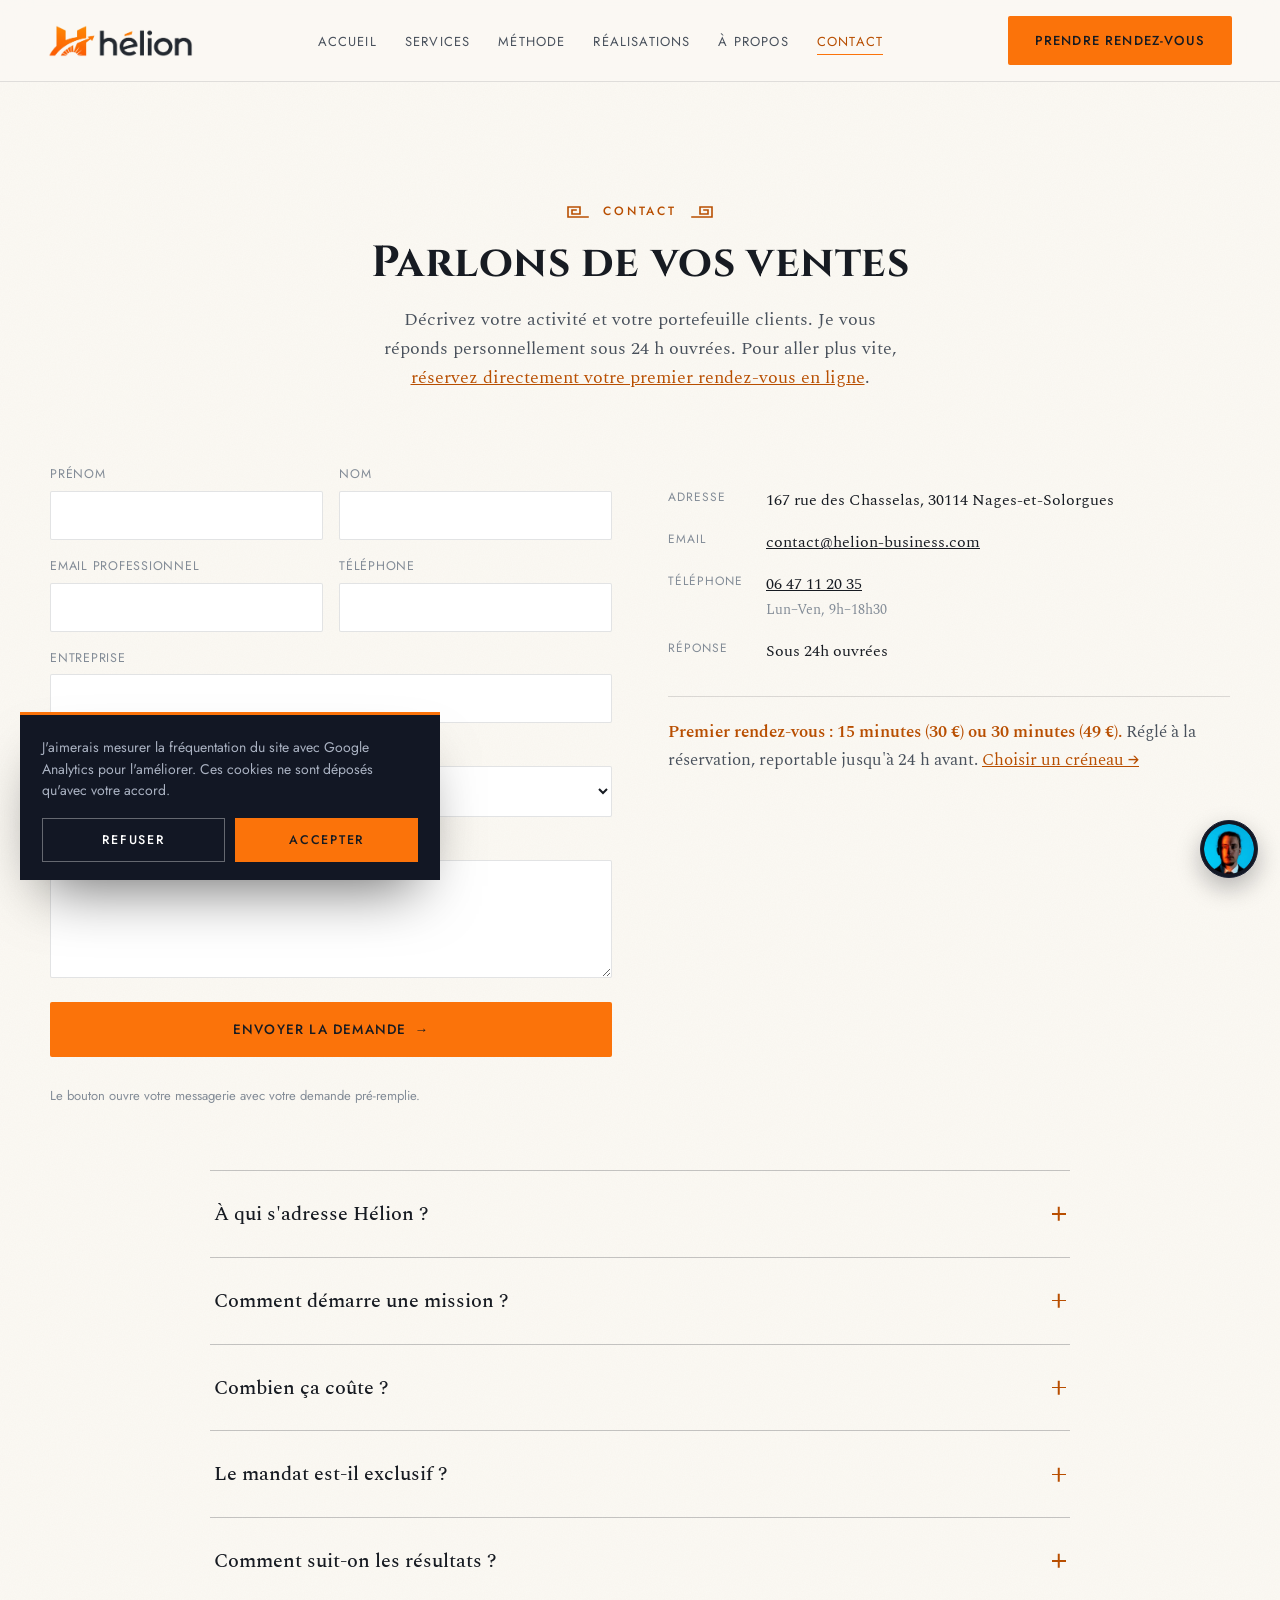
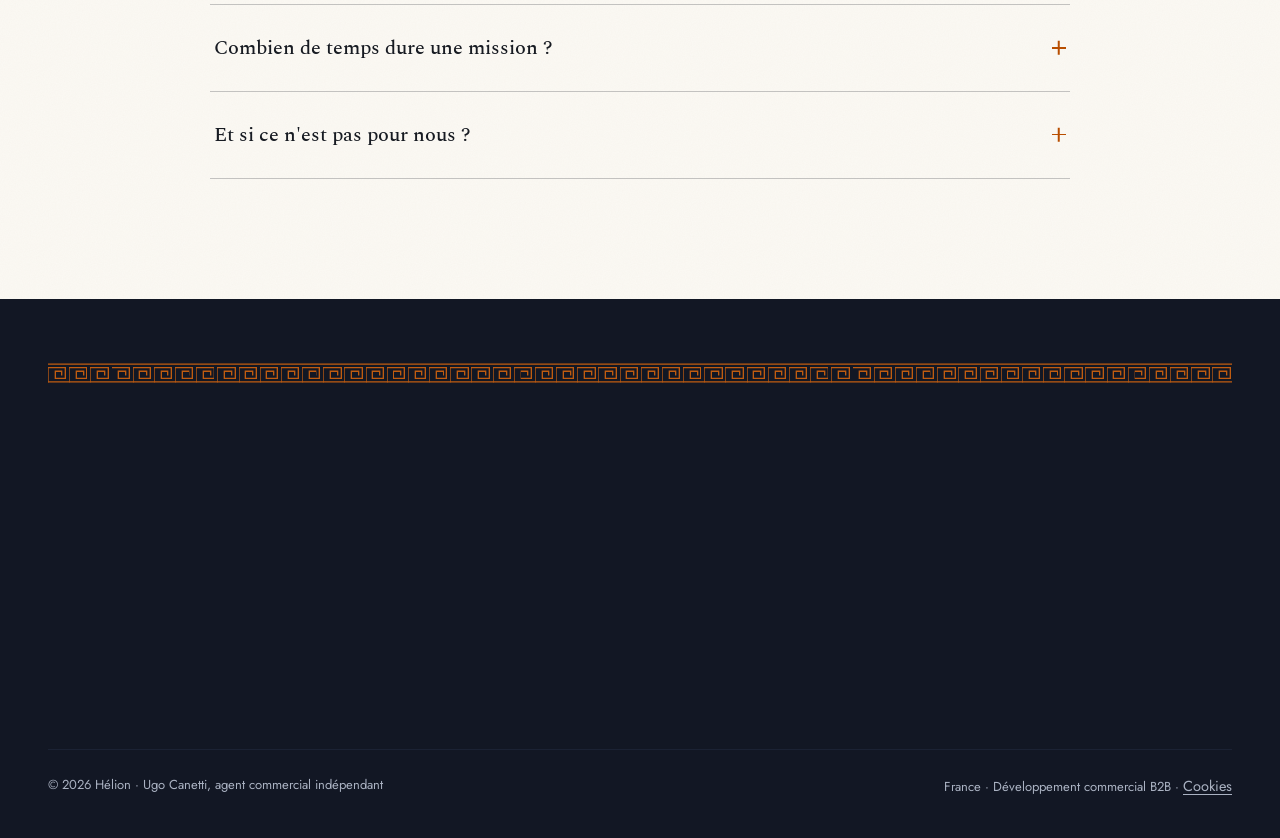
<file: contact.html>
<!doctype html>
<html lang="fr">
<head>
<meta charset="utf-8">
<meta name="viewport" content="width=device-width, initial-scale=1">
<title>Contact — Hélion</title>
<meta name="description" content="Ugo Canetti, agent commercial indépendant : je développe les ventes des PME B2B auprès de leurs clients existants (ventes additionnelles, réactivation, renouvellements), rémunéré à la commission.">
<meta name="google-site-verification" content="7KWQ2Re-dw9lfB7O_xEin4o6RTpNWpI_SjtbQ-Vc73w">
<link rel="canonical" href="https://helion-business.com/contact">
<meta property="og:title" content="Contact — Hélion">
<meta property="og:description" content="Ugo Canetti, agent commercial indépendant : je développe les ventes des PME B2B auprès de leurs clients existants (ventes additionnelles, réactivation, renouvellements), rémunéré à la commission.">
<meta property="og:url" content="https://helion-business.com/contact">
<meta property="og:type" content="website">
<meta property="og:locale" content="fr_FR">
<meta property="og:image" content="https://helion-business.com/assets/favicon-512.png">
<link rel="icon" href="favicon.ico" sizes="48x48">
<link rel="icon" type="image/png" sizes="32x32" href="assets/favicon-32.png">
<link rel="icon" type="image/png" sizes="512x512" href="assets/favicon-512.png">
<link rel="apple-touch-icon" href="assets/apple-touch-icon.png">
<style>
  @import url("https://fonts.googleapis.com/css2?family=Cinzel:wght@400;600;700;900&family=Spectral:ital,wght@0,400;0,500;0,600;1,400&family=Jost:wght@400;500;600&display=swap");

    :root{
    --paper:#FBF9F4;
    --white:#FFFFFF;
    --stone-2:#F4F4F2;
    --stone-3:#E8E7E2;
    --ink:#171B22;
    --ink-soft:#49515C;
    --ink-faint:#838C97;
    --accent-deep:#B84E00;
    --accent-vivid:#FB730A;
    --gold-pale:#FFD9B0;
    --terracotta:#8A3D00;
    --on-accent:#171B22;
    --line: rgba(23,27,34,0.12);
    --shadow: rgba(10,12,16,0.18);

    --navy:#121724;
    --navy-2:#1B2234;
    --on-navy:#EDEFF3;
    --on-navy-soft:#AAB2C2;

    --bg: var(--paper);
    --surface: var(--white);
    --surface-2: var(--stone-2);
    --surface-3: var(--stone-3);
    --text: var(--ink);
    --text-soft: var(--ink-soft);
    --text-faint: var(--ink-faint);
    --accent: var(--accent-deep);
    --accent-bright: var(--accent-vivid);
    --accent-2: var(--terracotta);
    --border: var(--line);
    --shadow-c: var(--shadow);
    --focus: #1F6F5C;
    --gold-shine: linear-gradient(100deg, var(--accent-deep) 0%, var(--gold-pale) 45%, var(--accent-vivid) 55%, var(--accent-deep) 100%);
  }
  /* The site is always white/gold by design, regardless of the visitor's OS
     theme preference — it no longer switches automatically with
     prefers-color-scheme. The dark palette is kept only for a possible future
     manual toggle (an explicit [data-theme="dark"] on the root). */
  :root[data-theme="dark"]{
    --bg:#15130C;
    --surface:#1D1A10;
    --surface-2:#241F13;
    --surface-3:#2C2618;
    --text:#F3EFE8;
    --text-soft:#CBBE97;
    --text-faint:#8F8465;
    --accent:#FF8A3D;
    --accent-bright:#FFA35F;
    --gold-pale:#FFD9B0;
    --accent-2:#D9691A;
    --on-accent:#1B1200;
    --border: rgba(243,239,232,0.14);
    --shadow-c: rgba(0,0,0,0.55);
  }

  *{box-sizing:border-box;}
  html{scroll-behavior:smooth;}
  @media (prefers-reduced-motion: reduce){ html{scroll-behavior:auto;} }

  body{
    margin:0;
    background:
      radial-gradient(ellipse 900px 500px at 15% -10%, color-mix(in srgb, var(--accent) 10%, transparent), transparent 60%),
      radial-gradient(ellipse 800px 600px at 100% 30%, color-mix(in srgb, var(--terracotta) 6%, transparent), transparent 62%),
      url("data:image/svg+xml,%3Csvg%20xmlns%3D%27http%3A//www.w3.org/2000/svg%27%20width%3D%27180%27%20height%3D%27180%27%3E%3Cfilter%20id%3D%27n%27%3E%3CfeTurbulence%20type%3D%27fractalNoise%27%20baseFrequency%3D%270.85%27%20numOctaves%3D%272%27%20stitchTiles%3D%27stitch%27/%3E%3CfeColorMatrix%20type%3D%27matrix%27%20values%3D%270%200%200%200%200.45%20%200%200%200%200%200.32%20%200%200%200%200%200.18%20%200%200%200%200.05%200%27/%3E%3C/filter%3E%3Crect%20width%3D%27100%25%27%20height%3D%27100%25%27%20filter%3D%27url%28%23n%29%27/%3E%3C/svg%3E") repeat,
      var(--bg);
    color:var(--text);
    font-family:"Spectral", Georgia, "Times New Roman", serif;
    font-size:17px;
    line-height:1.65;
    -webkit-font-smoothing:antialiased;
  }

  h1,h2,h3,.wordmark,.eyebrow,nav a,.btn,.step-num,.card-eyebrow,.tier-name{
    font-family:"Cinzel", "Times New Roman", serif;
  }
  .nav-links a, .btn, .eyebrow, .field label, .footer-head, .service-tag, .value-name, .faq-q{
    font-family:"Jost", Arial, sans-serif;
  }

  h1,h2,h3{ text-wrap:balance; color:var(--text); margin:0; font-weight:700; }
  p{ margin:0; }
  a{ color:inherit; }
  img{ max-width:100%; }

  .wrap{ max-width:2200px; margin:0 auto; padding:0 48px; }
  @media (max-width:640px){ .wrap{ padding:0 20px; } }
  .prose{ max-width:64ch; }

  ::selection{ background:var(--accent); color:var(--surface); }
  a:focus-visible, button:focus-visible, input:focus-visible, textarea:focus-visible, select:focus-visible{
    outline:2px solid var(--focus); outline-offset:3px;
  }

  /* ---------- Greek key divider (JS-populated) ---------- */
  .key-divider{ width:100%; height:18px; overflow:hidden; opacity:.55; }
  .key-divider svg{ width:100%; height:100%; display:block; stroke:var(--accent); fill:none; stroke-width:1.6; }

  /* ---------- Nav ---------- */
  header.site{
    position:sticky; top:0; z-index:50;
    background:var(--bg);
    border-bottom:1px solid var(--border);
  }
  .scroll-progress{
    position:absolute; left:0; top:100%; height:2px; width:0%;
    background:var(--accent);
    transition:width .1s linear;
  }
  @media (prefers-reduced-motion: reduce){ .scroll-progress{ transition:none; } }
  .nav-row{ display:flex; align-items:center; justify-content:space-between; gap:24px; padding:16px 48px; max-width:2200px; margin:0 auto; }
  .wordmark{ display:flex; align-items:center; gap:10px; font-size:20px; font-weight:700; letter-spacing:.06em; text-decoration:none; color:var(--text); }
  .wordmark svg{ width:30px; height:30px; flex:none; }
  .nav-links{ display:flex; align-items:center; gap:28px; list-style:none; margin:0; padding:0; }
  .nav-links a{ text-decoration:none; color:var(--text-soft); font-size:13px; letter-spacing:.09em; text-transform:uppercase; transition:color .15s; }
  .nav-links a:hover{ color:var(--accent); }
  a.btn.nav-cta{ display:none; }
  @media (min-width:860px){ a.btn.nav-cta{ display:inline-flex; } }
  .nav-mobile-toggle{ display:none; background:none; border:1px solid var(--border); color:var(--text); border-radius:3px; padding:8px 10px; font-size:18px; line-height:1; }
  @media (max-width:859px){
    .nav-links{ display:none; }
    .nav-mobile-toggle{ display:inline-flex; }
  }

  .btn{
    display:inline-flex; align-items:center; justify-content:center; gap:8px;
    padding:13px 26px; border-radius:2px; font-size:13px; letter-spacing:.09em; text-transform:uppercase;
    text-decoration:none; cursor:pointer; border:1px solid transparent; transition:transform .15s, box-shadow .15s, background .15s, color .15s;
    font-weight:500;
  }
  .btn-primary{ background:var(--accent-bright); color:var(--on-accent); box-shadow:0 4px 16px -6px color-mix(in srgb, var(--accent-bright) 60%, transparent); animation:btn-breathe 3.6s ease-in-out infinite; }
  .btn-primary:hover{ background:var(--accent-bright); transform:translateY(-2px); box-shadow:0 10px 26px -8px color-mix(in srgb, var(--accent-bright) 70%, transparent); animation-play-state:paused; }
  @keyframes btn-breathe{
    0%,100%{ box-shadow:0 4px 16px -6px color-mix(in srgb, var(--accent-bright) 60%, transparent); }
    50%{ box-shadow:0 4px 22px -4px color-mix(in srgb, var(--accent-bright) 85%, transparent); }
  }
  .btn-ghost{ background:transparent; color:var(--text); border-color:var(--border); }
  .btn-ghost:hover{ border-color:var(--accent); color:var(--accent); transform:translateY(-2px); }
  @media (prefers-reduced-motion: reduce){ .btn-primary:hover, .btn-ghost:hover{ transform:none; } .btn-primary{ animation:none; } }
  .btn-block{ width:100%; }

  section{ position:relative; padding:96px 0; }
  .eyebrow{ font-size:12.5px; letter-spacing:.16em; text-transform:uppercase; color:var(--accent); font-weight:600; display:flex; align-items:center; gap:10px; }
  .eyebrow::before{ content:""; width:26px; height:2px; background:var(--accent); }
  .section-head{ display:flex; flex-direction:column; gap:16px; margin-bottom:56px; }
  .section-head h2{ font-size:clamp(28px,3.6vw,42px); line-height:1.15; }
  .section-head .prose{ color:var(--text-soft); font-size:17.5px; }

  /* ---------- Hero ---------- */
  .hero{ padding-top:64px; padding-bottom:48px; overflow:hidden; }
  .hero-inner{ display:grid; grid-template-columns:minmax(0,1.3fr) minmax(0,.8fr); gap:40px 64px; align-items:center; text-align:left; position:relative; z-index:2; }
  @media (max-width:980px){ .hero-inner{ grid-template-columns:1fr; gap:36px; } }

  /* ---------- Hero scene: a Greco-Roman colonnade at dawn ----------
     Kept only as a faint, desaturated watermark behind the copy — a nod to
     the Hélion identity, not a loud illustration competing with the pitch. */
  .hero-scene{
    position:absolute; inset:0; z-index:0; overflow:hidden; pointer-events:none;
    opacity:.16; filter:saturate(.35) contrast(.92);
  }
  .hero-scene-svg{ width:100%; height:100%; display:block; }
  .hero-scene-sky{ fill:url(#heroSky); }
  .hero-scene-marble{ opacity:.4; mix-blend-mode:multiply; }
  .hero-scene-sun{ transform-origin:center; animation:sun-breathe 9s ease-in-out infinite; }
  @keyframes sun-breathe{ 0%,100%{ transform:scale(1); opacity:1; } 50%{ transform:scale(1.1); opacity:.82; } }
  @media (prefers-reduced-motion: reduce){ .hero-scene-sun{ animation:none; } }
  .hero-entablature{ filter:drop-shadow(0 2px 2px rgba(60,40,10,.12)); }
  .hero-entablature-grain{ opacity:.5; mix-blend-mode:multiply; }
  .hero-architrave-line{ fill:var(--accent-deep); opacity:.55; }
  .hero-frieze-units{ fill:none; stroke:var(--accent-deep); stroke-width:1.8; opacity:.6; }
  .col-base, .col-torus, .col-shaft, .col-capital, .col-abacus{
    fill:url(#heroStone); stroke:var(--accent-deep); stroke-width:.6; stroke-opacity:.25;
  }
  .col-shade{ fill:url(#colShade); mix-blend-mode:soft-light; stroke:none; }
  .col-flutes line{ stroke:var(--accent-deep); stroke-opacity:.28; stroke-width:1.3; }
  .hero-colonnade use{ filter:drop-shadow(3px 0 4px rgba(60,40,10,.14)); }
  .hero-col-shadow{ fill:url(#colShadow); }
  .hero-colonnade-back{ opacity:.42; filter:saturate(.65) blur(.6px); }
  .hero-pediment-face{ filter:drop-shadow(0 3px 3px rgba(60,40,10,.14)); }
  .hero-pediment-trim{ stroke:var(--accent-deep); stroke-width:2; opacity:.5; }
  .hero-pediment-sun{ fill:var(--accent-bright); opacity:.85; }
  .hero-pediment-rays{ stroke:var(--accent-deep); stroke-width:2; opacity:.4; }
  .hero-stylobate rect{ filter:drop-shadow(0 2px 2px rgba(60,40,10,.10)); }
  .hero-scene-floor{ fill:url(#heroFloor); }

  /* Soft veil behind the text so it stays crisp over the illustration */
  .hero-veil{
    position:absolute; left:50%; top:46%; transform:translate(-50%,-50%);
    width:min(1000px, 130%); height:120%; z-index:1; pointer-events:none;
    background:radial-gradient(ellipse at center, var(--paper) 0%, color-mix(in srgb, var(--paper) 88%, transparent) 45%, transparent 72%);
  }

  /* ---------- Hero: staggered entrance on load ---------- */
  @keyframes hero-in{ from{ opacity:0; transform:translateY(26px); } to{ opacity:1; transform:none; } }
  .hero-inner > *{ animation:hero-in .85s cubic-bezier(.2,.7,.2,1) both; }
  .hero-inner > *:nth-child(1){ animation-delay:.05s; }
  .hero-inner > *:nth-child(2){ animation-delay:.28s; }
  .hero-inner > *:nth-child(3){ animation-delay:.5s; }
  .hero-inner > *:nth-child(4){ animation-delay:.5s; }
  .hero-inner > *:nth-child(5){ animation-delay:.66s; }
  @media (prefers-reduced-motion: reduce){ .hero-inner > *{ animation:none; } }


  .sun-disc{ width:64px; height:64px; position:relative; z-index:1; }

  .hero-copy{ display:flex; flex-direction:column; align-items:flex-start; gap:26px; }
  .hero h1{ position:relative; z-index:1; font-size:clamp(32px,4.5vw,60px); line-height:1.08; max-width:none; text-wrap:balance; }
  .hero h1 em{ font-style:normal; display:block; }
  .hero .lede{ position:relative; z-index:1; max-width:58ch; font-size:19.5px; color:var(--text-soft); }
  .hero .lede strong{ color:var(--text); }
  .hero-ctas{ position:relative; z-index:1; display:flex; flex-wrap:wrap; gap:14px; margin-top:4px; }
  .btn-lg{ padding:17px 32px; font-size:13.5px; }
  .btn-block{ display:flex; width:100%; justify-content:center; }
  .hero-assure{ list-style:none; display:flex; flex-wrap:wrap; gap:10px 28px; padding:0; margin:0; font-family:"Jost",sans-serif; font-size:14.5px; font-weight:500; color:var(--text); }
  .hero-assure li{ display:flex; align-items:center; gap:9px; }
  .hero-assure li::before, .hero-card-list li::before{
    content:"✓"; flex:none; width:20px; height:20px; border-radius:50%; display:inline-flex; align-items:center; justify-content:center;
    background:var(--accent-bright); color:var(--on-accent); font-size:12px; font-weight:700; line-height:1;
  }

  .hero-card{
    position:relative; z-index:1; background:var(--navy); color:var(--on-navy); border-radius:3px;
    padding:34px 34px 28px; display:flex; flex-direction:column; gap:18px;
    border-top:4px solid var(--accent-bright);
    box-shadow:0 30px 60px -28px rgba(18,23,36,.55), 0 8px 18px -10px rgba(18,23,36,.35);
  }
  .hero-card-tag{ align-self:flex-start; font-family:"Jost",sans-serif; font-size:11.5px; font-weight:600; letter-spacing:.14em; text-transform:uppercase; color:var(--on-accent); background:var(--accent-bright); padding:5px 11px; border-radius:2px; }
  .hero-card h2{ font-size:clamp(22px,2.1vw,28px); line-height:1.2; color:#fff; }
  .hero-card-sub{ font-size:15.5px; line-height:1.55; color:color-mix(in srgb, var(--on-navy) 80%, transparent); }
  .hero-card-list{ list-style:none; padding:0; margin:0; display:flex; flex-direction:column; gap:12px; font-size:15.5px; line-height:1.45; }
  .hero-card-list li{ display:flex; gap:11px; align-items:flex-start; }
  .hero-card-list li::before{ margin-top:1px; }
  .hero-card-fee{ font-size:15px; padding-top:16px; border-top:1px solid rgba(255,255,255,.14); color:color-mix(in srgb, var(--on-navy) 88%, transparent); }
  .hero-card-fee strong{ color:var(--accent-bright); }
  .hero-card-foot{ font-family:"Jost",sans-serif; font-size:13.5px; text-align:center; color:color-mix(in srgb, var(--on-navy) 65%, transparent); }
  .hero-card-foot a{ color:#fff; font-weight:600; text-decoration:none; border-bottom:1px solid rgba(255,255,255,.35); }
  .hero-card-foot a:hover{ border-color:var(--accent-bright); }
  .hero-card .btn-primary{ animation:none; }

  .logo-strip{ grid-column:1 / -1; margin-top:16px; padding-top:28px; border-top:1px solid var(--border); display:flex; flex-wrap:wrap; gap:14px; justify-content:center; align-items:center; }
  .logo-strip-label{ font-family:"Jost",sans-serif; font-size:12px; letter-spacing:.16em; text-transform:uppercase; color:var(--text-faint); margin-right:10px; }
  .logo-plaque{
    border:1px solid var(--border); padding:12px 22px; border-radius:2px;
    font-family:"Cinzel", serif; font-size:13px; letter-spacing:.08em; color:var(--text-soft);
    background:var(--surface);
  }
  @media (max-width:640px){
    .hero{ padding-top:36px; }
    .hero-card{ padding:26px 22px 22px; }
    .hero-ctas .btn{ width:100%; justify-content:center; }
    .btn-lg{ padding:16px 20px; }
    .logo-strip-label{ width:100%; text-align:center; margin:0; }
  }
  .hero-inner > *:nth-child(6){ animation-delay:.8s; }

  /* ---------- Social proof bar ---------- */
  .proof-bar{ padding:40px 0; background:var(--surface-2); border-bottom:1px solid var(--border); position:relative; z-index:1; }
  .proof-grid{ display:grid; grid-template-columns:repeat(4,1fr); gap:24px; text-align:center; }
  @media (max-width:760px){ .proof-grid{ grid-template-columns:repeat(2,1fr); gap:32px 20px; } }
  .proof-item{ display:flex; flex-direction:column; gap:6px; }
  .proof-num{ font-family:"Cinzel",serif; font-size:clamp(26px,3.4vw,36px); font-weight:700; color:var(--accent); }
  .proof-label{ font-size:13px; color:var(--text-soft); line-height:1.4; }

  /* ---------- Pain / agitation ---------- */
  .pain-section{ padding-top:88px; }
  .pain-grid{ display:grid; grid-template-columns:repeat(2,1fr); gap:20px; margin-top:8px; }
  @media (max-width:700px){ .pain-grid{ grid-template-columns:1fr; } }
  .pain-item{ display:flex; align-items:flex-start; gap:14px; padding:20px 22px; background:var(--surface); border:1px solid var(--border); border-radius:4px; }
  .pain-mark{ flex:none; width:24px; height:24px; border-radius:50%; background:color-mix(in srgb, var(--accent-2) 16%, transparent); color:var(--accent-2); display:flex; align-items:center; justify-content:center; font-size:13px; font-weight:700; }
  .pain-item p{ font-size:15.5px; color:var(--text-soft); }
  .pain-bridge{ margin-top:32px; font-family:"Cinzel",serif; font-size:19px; text-align:center; color:var(--text); }

  /* ---------- Method bridge line ---------- */
  .method-bridge{ margin-top:40px; text-align:center; font-size:14.5px; color:var(--text-faint); font-family:"Jost",sans-serif; letter-spacing:.03em; }

  /* ---------- Objections ---------- */
  .objections-section{ padding-top:0; }
  .objection-card h3{ font-family:"Cinzel",serif; font-size:17px; font-style:italic; }
  .objection-card p{ margin-top:10px; color:var(--text-soft); font-size:14.5px; }

  /* ---------- Pillars (columns) ---------- */
  .pillars{ display:grid; grid-template-columns:repeat(3,1fr); gap:36px; }
  @media (max-width:760px){ .pillars{ grid-template-columns:1fr; gap:48px; } }
  .pillar{ text-align:center; display:flex; flex-direction:column; align-items:center; gap:18px; }
  .pillar svg{ width:72px; height:130px; }
  .pillar h3{ font-size:17px; letter-spacing:.03em; }
  .pillar p{ color:var(--text-soft); font-size:15.5px; }

  /* ---------- Cards / grids ---------- */
  .grid-3{ display:grid; grid-template-columns:repeat(3,1fr); gap:24px; }
  .grid-2{ display:grid; grid-template-columns:repeat(2,1fr); gap:24px; }
  @media (max-width:760px){ .grid-3, .grid-2{ grid-template-columns:1fr; } }

  .card{
    background:var(--surface); border:1px solid var(--border); border-radius:3px;
    padding:30px; position:relative; box-shadow:0 1px 0 var(--border) inset, 0 10px 24px -20px var(--shadow-c);
    transition:border-color .25s ease, box-shadow .25s ease;
  }
  .card:hover{
    border-color:color-mix(in srgb, var(--accent) 45%, var(--border));
    box-shadow:0 1px 0 var(--border) inset, 0 14px 28px -18px var(--shadow-c);
  }
  .card::before{
    content:""; position:absolute; top:0; left:0; width:34px; height:3px;
    background:var(--accent);
  }
  @media (prefers-reduced-motion: reduce){ .card{ transition:none; } }

  .service-mini{ display:flex; flex-direction:column; gap:12px; }
  .service-mini .num{ font-size:12px; color:var(--accent); letter-spacing:.1em; }
  .service-mini h3{ font-size:19px; }
  .service-mini p{ color:var(--text-soft); font-size:15px; }
  .service-mini a.mini-link{ margin-top:auto; font-family:"Jost",sans-serif; font-size:13px; text-transform:uppercase; letter-spacing:.08em; color:var(--accent); text-decoration:none; }

  /* ---------- Method arc ---------- */
  .arc-wrap{ position:relative; }
  .arc-svg{ width:100%; height:auto; display:block; }
  .arc-svg .arc-path{ fill:none; stroke:var(--border); stroke-width:2; }
  .arc-svg .arc-dot{ fill:var(--surface); stroke:var(--accent); stroke-width:3; }
  .arc-svg .arc-dot.filled{ fill:var(--accent); }
  .arc-svg .arc-dot{ transition:filter .4s ease; }
  .arc-svg .arc-dot.sun-active{ filter:drop-shadow(0 0 6px var(--accent-bright)); }
  @media (max-width:760px){ .arc-svg{ display:none; } }

  .steps-row{ display:grid; grid-template-columns:repeat(5,1fr); gap:20px; margin-top:8px; }
  @media (max-width:760px){
    .steps-row{ grid-template-columns:1fr; gap:0; margin-top:24px; position:relative; padding-left:34px; }
    .steps-row::before{ content:""; position:absolute; left:9px; top:6px; bottom:6px; width:2px; background:var(--border); }
  }
  .step{ text-align:center; display:flex; flex-direction:column; gap:8px; }
  .step .step-num, .step h3{ transition:color .5s ease, text-shadow .5s ease; }
  .step.sun-active .step-num{
    color:var(--accent-bright);
    text-shadow:0 0 12px color-mix(in srgb, var(--accent-bright) 55%, transparent);
  }
  .step.sun-active h3{
    color:var(--accent-deep);
    text-shadow:0 0 16px color-mix(in srgb, var(--accent-bright) 35%, transparent);
  }
  @media (prefers-reduced-motion: reduce){ .step .step-num, .step h3{ transition:none; } }
  @media (max-width:760px){
    .step{ text-align:left; padding-bottom:32px; position:relative; }
    .step::before{ content:""; position:absolute; left:-34px; top:4px; width:16px; height:16px; border-radius:50%; background:var(--surface); border:3px solid var(--accent); }
  }
  .step .step-num{ font-size:13px; color:var(--accent); letter-spacing:.1em; }
  .step h3{ font-size:16.5px; }
  .step p{ font-size:14.5px; color:var(--text-soft); }

  /* ---------- Case studies ---------- */
  .stele{
    background:var(--surface); border:1px solid var(--border); border-radius:2px; padding:26px;
    position:relative; overflow:hidden;
  }
  .stele::after{
    content:""; position:absolute; inset:6px; border:1px solid var(--border); pointer-events:none;
  }
  .stele .service-tag{ font-size:11.5px; letter-spacing:.1em; text-transform:uppercase; color:var(--accent); }
  .stele h3{ margin-top:10px; font-size:20px; font-family:"Cinzel",serif; }
  .stele-result{ margin-top:10px; font-size:14px; color:var(--accent); font-weight:600; }

  /* ---------- Full services ---------- */
  .service-block{ padding:48px 0; border-top:1px solid var(--border); display:grid; grid-template-columns:1fr 1fr; gap:48px; align-items:start; }
  .service-block:first-of-type{ border-top:none; }
  @media (max-width:820px){ .service-block{ grid-template-columns:1fr; gap:28px; } }
  .service-block .card-eyebrow{ font-size:12px; letter-spacing:.14em; text-transform:uppercase; color:var(--accent); }
  .service-block h3{ font-size:26px; margin-top:10px; }
  .service-block .tagline{ margin-top:12px; font-size:17px; color:var(--text-soft); font-style:italic; }
  .feature-list{ list-style:none; margin:20px 0 0; padding:0; display:flex; flex-direction:column; gap:9px; }
  .feature-list li{ display:flex; gap:10px; font-size:15px; color:var(--text-soft); }
  .feature-list li::before{ content:"—"; color:var(--accent); flex:none; }

  .stat-box{ background:var(--surface); border:1px solid var(--border); border-radius:3px; padding:24px; }
  .stat-row{ display:flex; align-items:baseline; justify-content:space-between; gap:16px; flex-wrap:wrap; font-variant-numeric:tabular-nums; }
  .stat-row + .stat-row{ margin-top:14px; padding-top:14px; border-top:1px dashed var(--border); }
  .stat-label{ font-size:13px; color:var(--text-faint); font-family:"Jost",sans-serif; }
  .stat-value{ font-size:15px; }
  .stat-arrow{ color:var(--accent); }
  .stat-final{ color:var(--accent); font-weight:600; }
  .funnel{ display:flex; flex-direction:column; gap:10px; }
  .funnel-row{ display:grid; grid-template-columns:1fr auto; gap:10px; align-items:center; font-size:13.5px; }
  .funnel-bar{ height:9px; border-radius:2px; background:var(--accent); }
  .funnel-track{ background:var(--surface-2); border-radius:2px; }

  /* ---------- Pricing ---------- */
  .tiers{ display:grid; grid-template-columns:repeat(3,1fr); gap:24px; margin-top:40px; }
  @media (max-width:820px){ .tiers{ grid-template-columns:1fr; } }
  .pricing-note{ margin-top:28px; text-align:center; font-size:14px; color:var(--text-faint); font-family:"Jost",sans-serif; }
  .tier{ background:var(--surface); border:1px solid var(--border); border-radius:3px; padding:32px 28px; display:flex; flex-direction:column; gap:18px; }
  .tier.featured{ border-color:var(--accent); box-shadow:0 10px 30px -12px var(--shadow-c); }
  .tier-name{ font-size:15px; letter-spacing:.08em; }
  .tier-price{ font-size:32px; font-weight:700; }
  .tier-price span{ font-size:14px; color:var(--text-faint); font-family:"Jost",sans-serif; font-weight:400; }
  .tier ul{ list-style:none; margin:0; padding:0; display:flex; flex-direction:column; gap:10px; flex:1; }
  .tier li{ font-size:14.5px; color:var(--text-soft); display:flex; gap:8px; }
  .tier li::before{ content:"—"; color:var(--accent); }

  /* ---------- Services page (v2) ---------- */
  .btn-ghost-light{ background:transparent; color:#fff; border-color:rgba(255,255,255,.35); }
  .btn-ghost-light:hover{ border-color:var(--accent-bright); color:var(--accent-bright); transform:translateY(-2px); }
  .sv-hero{ position:relative; overflow:hidden; background:var(--navy); color:var(--on-navy); padding:80px 0 64px; margin-top:-1px; }
  .sv-hero::before{ content:""; position:absolute; inset:0; pointer-events:none;
    background:radial-gradient(ellipse 700px 420px at 88% -10%, color-mix(in srgb, var(--accent-bright) 34%, transparent), transparent 65%),
               radial-gradient(ellipse 600px 380px at 0% 110%, color-mix(in srgb, var(--accent-bright) 14%, transparent), transparent 70%); animation:ambient-drift 18s ease-in-out infinite alternate; }
  .sv-hero-inner{ position:relative; z-index:1; display:grid; grid-template-columns:minmax(0,1.35fr) minmax(0,.65fr); gap:36px 64px; align-items:center; }
  @media (max-width:980px){ .sv-hero-inner{ grid-template-columns:1fr; } }
  .sv-hero-copy{ display:flex; flex-direction:column; align-items:flex-start; gap:26px; }
  .sv-hero .eyebrow{ color:var(--accent-bright); }
  .sv-hero .eyebrow::before{ background:var(--accent-bright); }
  .sv-hero h1{ color:#fff; font-size:clamp(32px,4.4vw,58px); line-height:1.08; max-width:none; text-wrap:balance; }
  .sv-hero h1 em{ font-style:normal; display:block; color:var(--accent-bright); background:none; -webkit-text-fill-color:var(--accent-bright); animation:none; }
  .sv-hero .lede{ max-width:60ch; font-size:19.5px; color:var(--on-navy-soft); }
  .sv-hero .lede strong{ color:#fff; }
  .sv-hero-inner > *{ animation:hero-in .85s cubic-bezier(.2,.7,.2,1) both; }
  .sv-hero-inner > *:nth-child(2){ animation-delay:.2s; } .sv-hero-inner > *:nth-child(3){ animation-delay:.4s; }
  @media (prefers-reduced-motion: reduce){ .sv-hero-inner > *, .sv-hero::before{ animation:none; } }
  .sv-facts{ list-style:none; margin:0; padding:10px 30px; background:rgba(255,255,255,.05); border:1px solid rgba(255,255,255,.12); border-top:4px solid var(--accent-bright); border-radius:3px; display:flex; flex-direction:column; }
  .sv-facts li{ display:flex; align-items:baseline; justify-content:space-between; gap:16px; padding:18px 0; }
  .sv-facts li + li{ border-top:1px dashed rgba(255,255,255,.18); }
  .sv-facts strong{ font-family:"Cinzel",serif; font-size:clamp(26px,2.8vw,38px); color:var(--accent-bright); white-space:nowrap; }
  .sv-facts span{ font-family:"Jost",sans-serif; font-size:14.5px; letter-spacing:.04em; color:var(--on-navy-soft); text-align:right; }
  .sv-jumps{ grid-column:1 / -1; display:grid; grid-template-columns:repeat(4,minmax(0,1fr)); gap:16px; width:100%; margin-top:14px; }
  @media (max-width:980px){ .sv-jumps{ grid-template-columns:repeat(2,minmax(0,1fr)); } }
  @media (max-width:560px){ .sv-jumps{ grid-template-columns:1fr; } }
  .sv-jump{ position:relative; display:flex; flex-direction:column; gap:6px; padding:22px 22px 20px; text-decoration:none; color:#fff;
    background:rgba(255,255,255,.05); border:1px solid rgba(255,255,255,.12); border-radius:3px; transition:transform .25s ease, border-color .25s ease, background .25s ease; }
  .sv-jump:hover{ transform:translateY(-5px); border-color:var(--accent-bright); background:rgba(255,255,255,.09); }
  .sv-jump-n{ position:absolute; top:16px; right:18px; font-family:"Cinzel",serif; font-size:13px; letter-spacing:.1em; color:var(--accent-bright); }
  .sv-jump-ic{ color:var(--accent-bright); display:flex; margin-bottom:6px; }
  .sv-jump-t{ font-family:"Cinzel",serif; font-size:17px; line-height:1.25; }
  .sv-jump-d{ font-size:14px; line-height:1.45; color:var(--on-navy-soft); }

  .sv-sec{ padding:84px 0; scroll-margin-top:80px; }
  .sv-alt{ background:color-mix(in srgb, var(--surface) 78%, transparent); border-top:1px solid var(--border); border-bottom:1px solid var(--border); }
  .sv-block{ display:grid; grid-template-columns:minmax(0,1.15fr) minmax(0,.85fr); gap:64px; align-items:center; padding:0; border:0; }
  .sv-flip .sv-main{ order:2; } .sv-flip .sv-box{ order:1; }
  @media (max-width:900px){ .sv-block{ grid-template-columns:1fr; gap:32px; } .sv-flip .sv-main, .sv-flip .sv-box{ order:0; } .sv-sec{ padding:56px 0; } }
  .sv-main{ position:relative; display:flex; flex-direction:column; align-items:flex-start; gap:6px; }
  .sv-ghost{ position:absolute; top:-30px; right:0; z-index:0; font-family:"Cinzel",serif; font-weight:700; font-size:clamp(110px,13vw,190px); line-height:1; color:transparent;
    -webkit-text-stroke:1.5px color-mix(in srgb, var(--accent-bright) 38%, transparent); opacity:.55; pointer-events:none; user-select:none; }
  .sv-main > *:not(.sv-ghost){ position:relative; z-index:1; }
  .sv-head{ display:flex; align-items:center; gap:14px; margin-bottom:6px; }
  .sv-icon{ width:52px; height:52px; border-radius:3px; display:inline-flex; align-items:center; justify-content:center; background:var(--accent-bright); color:var(--on-accent); box-shadow:0 10px 22px -10px color-mix(in srgb, var(--accent-bright) 80%, transparent); }
  .sv-block h3{ font-size:clamp(26px,3vw,36px); line-height:1.15; margin-top:4px; }
  .sv-block h3 small{ font-size:.52em; font-weight:400; color:var(--text-faint); letter-spacing:.02em; }
  .sv-block .tagline{ margin:14px 0 6px; padding-left:18px; border-left:3px solid var(--accent-bright); font-size:18px; line-height:1.5; max-width:52ch; }
  .sv-checks{ list-style:none; margin:14px 0 26px; padding:0; display:flex; flex-direction:column; gap:12px; }
  .sv-checks li{ display:flex; gap:12px; align-items:flex-start; font-size:16px; line-height:1.45; color:var(--text); }
  .sv-checks li::before{ content:"✓"; flex:none; margin-top:1px; width:21px; height:21px; border-radius:50%; display:inline-flex; align-items:center; justify-content:center; background:color-mix(in srgb, var(--accent-bright) 18%, transparent); color:var(--accent-deep); font-size:12px; font-weight:700; }
  .sv-box{ background:var(--navy); color:var(--on-navy); border:0; border-top:4px solid var(--accent-bright); border-radius:3px; padding:32px 30px; box-shadow:0 30px 60px -30px rgba(18,23,36,.55); }
  .sv-box-title{ font-family:"Jost",sans-serif; font-size:12px; font-weight:600; letter-spacing:.16em; text-transform:uppercase; color:var(--accent-bright); margin-bottom:18px; }
  .sv-box .stat-row + .stat-row{ border-top:1px dashed rgba(255,255,255,.18); }
  .sv-box .stat-label{ color:var(--on-navy-soft); font-size:13.5px; }
  .sv-box .stat-value{ color:#fff; font-size:15.5px; text-align:right; }
  .sv-box .stat-final{ color:var(--accent-bright); }

  .sv-center{ align-items:center; text-align:center; }
  .sv-center .prose{ max-width:62ch; }
  .sv-start{ padding:84px 0 56px; }
  .sv-steps{ list-style:none; margin:0; padding:0; display:grid; grid-template-columns:repeat(3,minmax(0,1fr)); gap:28px; counter-reset:none; position:relative; }
  @media (max-width:900px){ .sv-steps{ grid-template-columns:1fr; } }
  .sv-steps li{ position:relative; background:var(--surface); border:1px solid var(--border); border-radius:3px; padding:34px 28px 28px; display:flex; flex-direction:column; gap:10px; }
  .sv-steps li:not(:last-child)::after{ content:"→"; position:absolute; right:-24px; top:50%; transform:translateY(-50%); color:var(--accent-bright); font-size:22px; z-index:2; }
  @media (max-width:900px){ .sv-steps li:not(:last-child)::after{ content:"↓"; right:auto; left:50%; top:auto; bottom:-26px; transform:translateX(-50%); } }
  .sv-step-n{ width:44px; height:44px; border-radius:50%; background:var(--accent-bright); color:var(--on-accent); font-family:"Cinzel",serif; font-weight:700; font-size:20px; display:inline-flex; align-items:center; justify-content:center; box-shadow:0 8px 18px -8px color-mix(in srgb, var(--accent-bright) 80%, transparent); }
  .sv-steps h3{ font-size:20px; margin-top:6px; }
  .sv-steps p{ font-size:15.5px; color:var(--text-soft); line-height:1.55; }

  .sv-pay{ padding:56px 0 96px; }
  .sv-pay .tiers{ margin-top:8px; }
  .sv-pay .tier{ position:relative; align-items:flex-start; padding:36px 30px; transition:transform .25s ease, box-shadow .25s ease; }
  .sv-pay .tier:hover{ transform:translateY(-6px); box-shadow:0 20px 40px -22px var(--shadow-c); }
  .sv-pay .tier.featured{ background:var(--navy); color:var(--on-navy); border-color:var(--navy); border-top:4px solid var(--accent-bright); transform:translateY(-10px); box-shadow:0 30px 60px -26px rgba(18,23,36,.6); }
  .sv-pay .tier.featured:hover{ transform:translateY(-16px); }
  .sv-pay .tier.featured .tier-name{ color:#fff !important; }
  .sv-pay .tier.featured li{ color:var(--on-navy-soft); }
  .sv-pay .tier.featured li::before{ color:var(--accent-bright); }
  .sv-tier-ic{ font-family:"Cinzel",serif; font-size:34px; font-weight:700; color:var(--accent-bright); line-height:1; }
  .sv-tier-flag{ position:absolute; top:-1px; right:20px; transform:translateY(-50%); background:var(--accent-bright); color:var(--on-accent); font-family:"Jost",sans-serif; font-size:11px; font-weight:600; letter-spacing:.14em; text-transform:uppercase; padding:6px 12px; border-radius:2px; }
  .sv-pay .tier-name{ font-family:"Cinzel",serif; font-size:19px; letter-spacing:.03em; }
  .sv-pay .tier li::before{ content:"✓"; font-weight:700; }
  .sv-final{ margin-top:72px; position:relative; overflow:hidden; padding:56px; }
  .sv-final::before{ content:""; position:absolute; inset:0; pointer-events:none; background:radial-gradient(ellipse 520px 300px at 100% 0%, color-mix(in srgb, var(--accent-bright) 30%, transparent), transparent 70%); }
  .sv-final > *{ position:relative; }
  .sv-final > div:first-child{ flex:1 1 380px; }
  .sv-final h3{ font-size:clamp(22px,2.6vw,30px); line-height:1.25; max-width:30ch; text-wrap:balance; }
  .sv-final-ctas{ display:flex; flex-direction:column; align-items:flex-start; gap:14px; }
  .sv-final-tel{ font-family:"Jost",sans-serif; font-size:14px; color:var(--on-navy-soft); text-decoration:none; border-bottom:1px solid rgba(255,255,255,.3); }
  .sv-final-tel:hover{ color:#fff; border-color:var(--accent-bright); }
  @media (max-width:640px){
    .sv-hero{ padding:48px 0 44px; } .sv-final{ padding:32px 22px; } .sv-hero-ctas .btn{ width:100%; justify-content:center; }
    .sv-box{ padding:26px 22px; } .sv-box .stat-value{ text-align:left; } .sv-pay .tier.featured{ transform:none; } .sv-final-ctas, .sv-final-ctas .btn{ width:100%; } .sv-final-ctas .btn{ justify-content:center; }
    }

  /* ---------- Portrait / identity ---------- */
  @keyframes ring-spin{ to{ transform:rotate(360deg); } }
  .portrait{ position:relative; display:inline-block; flex:none; width:var(--s,80px); height:var(--s,80px); padding:4px; border-radius:50%; overflow:hidden; isolation:isolate; background:var(--paper); box-shadow:0 14px 34px -14px rgba(18,23,36,.55); }
  .portrait::before{ content:""; position:absolute; inset:-50%; z-index:-1; background:conic-gradient(from 0deg, var(--accent-bright), color-mix(in srgb, var(--accent-bright) 8%, transparent) 30%, var(--accent-deep) 55%, color-mix(in srgb, var(--accent-bright) 8%, transparent) 80%, var(--accent-bright)); animation:ring-spin 9s linear infinite; }
  .portrait img{ display:block; width:100%; height:100%; border-radius:50%; object-fit:cover; border:3px solid var(--paper); background:#12a5e8; }
  .portrait-xl{ padding:6px; } .portrait-xl img{ border-width:5px; }
  @media (prefers-reduced-motion: reduce){ .portrait::before{ animation:none; } }
  .hero-id{ display:flex; align-items:center; gap:16px; padding:10px 20px 10px 10px; background:var(--surface); border:1px solid var(--border); border-radius:60px; box-shadow:0 10px 26px -16px rgba(18,23,36,.35); }
  .hero-id-t{ display:flex; flex-direction:column; line-height:1.25; }
  .hero-id-t strong{ font-family:"Cinzel",serif; font-size:17px; letter-spacing:.02em; }
  .hero-id-t span{ font-family:"Jost",sans-serif; font-size:13px; color:var(--text-soft); letter-spacing:.03em; }
  .in-link{ display:inline-flex; align-items:center; justify-content:center; width:34px; height:34px; border-radius:50%; background:#0A66C2; color:#fff; margin-left:6px; transition:transform .2s ease; }
  .in-link:hover{ transform:translateY(-2px) scale(1.06); }
  .btn-ic{ display:inline-flex; margin-right:10px; }
  @media (max-width:640px){ .hero-id{ width:100%; border-radius:44px; } }

  /* ---------- Founder band (home) ---------- */
  .founder{ padding:88px 0 24px; }
  .founder-grid{ display:grid; grid-template-columns:auto minmax(0,1fr); gap:64px; align-items:center; }
  @media (max-width:820px){ .founder-grid{ grid-template-columns:1fr; gap:32px; justify-items:start; } }
  .founder-text{ display:flex; flex-direction:column; gap:18px; max-width:76ch; }
  .founder-text h2{ font-size:clamp(28px,3.6vw,44px); line-height:1.12; }
  .founder-text h2 em{ font-style:normal; }
  .founder-text .prose{ color:var(--text-soft); font-size:17.5px; }
  .founder-chips{ list-style:none; display:flex; flex-wrap:wrap; gap:10px; padding:0; margin:0; }
  .founder-chips li{ font-family:"Jost",sans-serif; font-size:13.5px; padding:8px 14px; border:1px solid var(--border); border-radius:40px; background:var(--surface); color:var(--text); }
  .founder-chips li::before{ content:"●"; color:var(--accent-bright); font-size:9px; margin-right:9px; vertical-align:2px; }

  /* ---------- About page (v2) ---------- */
  .ab-hero{ position:relative; overflow:hidden; background:var(--navy); color:var(--on-navy); padding:84px 0 76px; margin-top:-1px; }
  .ab-hero::before{ content:""; position:absolute; inset:0; pointer-events:none;
    background:radial-gradient(ellipse 640px 420px at 12% 20%, color-mix(in srgb, var(--accent-bright) 30%, transparent), transparent 65%),
               radial-gradient(ellipse 560px 360px at 100% 110%, color-mix(in srgb, var(--accent-bright) 14%, transparent), transparent 70%); animation:ambient-drift 18s ease-in-out infinite alternate; }
  @media (prefers-reduced-motion: reduce){ .ab-hero::before{ animation:none; } }
  .ab-hero-grid{ position:relative; z-index:1; display:grid; grid-template-columns:auto minmax(0,1fr); gap:72px; align-items:center; }
  @media (max-width:860px){ .ab-hero-grid{ grid-template-columns:1fr; gap:36px; justify-items:start; } }
  .ab-hero .portrait{ background:var(--navy); box-shadow:0 30px 70px -26px rgba(0,0,0,.7); }
  .ab-hero .portrait img{ border-color:var(--navy); }
  .ab-intro{ display:flex; flex-direction:column; align-items:flex-start; gap:22px; }
  .ab-intro > *{ animation:hero-in .85s cubic-bezier(.2,.7,.2,1) both; }
  .ab-intro > *:nth-child(2){ animation-delay:.1s; } .ab-intro > *:nth-child(3){ animation-delay:.2s; } .ab-intro > *:nth-child(4){ animation-delay:.3s; } .ab-intro > *:nth-child(5){ animation-delay:.42s; }
  @media (prefers-reduced-motion: reduce){ .ab-intro > *{ animation:none; } }
  .ab-hero .eyebrow{ color:var(--accent-bright); } .ab-hero .eyebrow::before{ background:var(--accent-bright); }
  .ab-hero h1{ color:#fff; font-size:clamp(34px,5vw,64px); line-height:1.06; }
  .ab-hero h1 em{ font-style:normal; color:var(--accent-bright); }
  .ab-role{ font-family:"Jost",sans-serif; font-size:15px; letter-spacing:.1em; text-transform:uppercase; color:var(--on-navy-soft); }
  .ab-hero .lede{ font-size:19px; max-width:62ch; color:var(--on-navy-soft); }
  .ab-path{ padding:88px 0 40px; }
  .ab-cols{ display:grid; grid-template-columns:minmax(0,1.3fr) minmax(0,.7fr); gap:56px; align-items:start; }
  @media (max-width:900px){ .ab-cols{ grid-template-columns:1fr; gap:40px; } }
  .timeline{ list-style:none; margin:0; padding:0 0 0 34px; position:relative; display:flex; flex-direction:column; gap:22px; }
  .timeline::before{ content:""; position:absolute; left:9px; top:8px; bottom:8px; width:2px; background:linear-gradient(var(--accent-bright), color-mix(in srgb, var(--accent-bright) 15%, transparent)); }
  .tl-item{ position:relative; background:var(--surface); border:1px solid var(--border); border-radius:3px; padding:22px 26px; display:flex; flex-direction:column; gap:3px; }
  .tl-dot{ position:absolute; left:-34px; top:26px; width:20px; height:20px; border-radius:50%; background:var(--paper); border:3px solid var(--accent-bright); }
  .tl-current{ border-color:var(--accent-bright); box-shadow:0 18px 40px -26px color-mix(in srgb, var(--accent-bright) 70%, transparent); }
  .tl-current .tl-dot{ background:var(--accent-bright); box-shadow:0 0 0 6px color-mix(in srgb, var(--accent-bright) 25%, transparent); }
  .tl-item h4, .tl-item p, .ab-edu strong, .ab-edu span{ margin:0; }
  .tl-date{ font-family:"Jost",sans-serif; font-size:12.5px; font-weight:600; letter-spacing:.12em; text-transform:uppercase; color:var(--accent-deep); }
  .tl-item h4{ font-family:"Cinzel",serif; font-size:21px; line-height:1.2; margin-top:4px; }
  .tl-org{ font-size:16.5px; font-weight:600; color:var(--text); }
  .tl-meta{ font-size:14.5px; color:var(--text-soft); }
  .ab-side{ display:flex; flex-direction:column; gap:28px; position:sticky; top:96px; }
  @media (max-width:900px){ .ab-side{ position:static; } }
  .ab-card{ background:var(--navy); color:var(--on-navy); border-top:4px solid var(--accent-bright); border-radius:3px; padding:28px 26px; display:flex; flex-direction:column; gap:18px; box-shadow:0 30px 60px -30px rgba(18,23,36,.55); }
  .ab-edu{ display:flex; flex-direction:column; gap:3px; padding-top:16px; border-top:1px dashed rgba(255,255,255,.18); }
  .ab-edu strong{ font-family:"Cinzel",serif; font-size:16.5px; font-weight:600; color:#fff; line-height:1.3; }
  .ab-edu span{ font-size:14px; color:var(--on-navy-soft); }
  .ab-side .about-quote{ margin-top:0; }
  .ab-values{ padding:48px 0 96px; }
  .ab-values .values-row{ margin-top:8px; }
  .ab-values .value-card{ background:var(--surface); border:1px solid var(--border); border-radius:3px; padding:26px 24px; }
  @media (max-width:640px){ .ab-hero{ padding:48px 0 48px; } .timeline{ padding-left:28px; } .tl-dot{ left:-28px; } .tl-item{ padding:18px 18px; } }

  /* ---------- CTA banner ---------- */
  .cta-banner{
    background:var(--navy); border-radius:3px;
    padding:48px; display:flex; flex-wrap:wrap; align-items:center; justify-content:space-between; gap:24px;
  }
  .cta-banner h3{ font-size:23px; color:var(--on-navy); }
  .cta-banner p{ color:var(--on-navy-soft); margin-top:8px; max-width:44ch; }

  /* ---------- About ---------- */
  .about-grid{ display:grid; grid-template-columns:260px 1fr; gap:56px; align-items:start; }
  @media (max-width:760px){ .about-grid{ grid-template-columns:1fr; } }
  .medallion{ width:220px; height:220px; margin:0 auto; }
  .about-quote{ margin-top:28px; padding:24px 0 24px 26px; border-left:3px solid var(--accent); font-size:19px; font-style:italic; color:var(--text-soft); }
  .values-row{ display:grid; grid-template-columns:repeat(4,1fr); gap:24px; margin-top:56px; }
  @media (max-width:760px){ .values-row{ grid-template-columns:repeat(2,1fr); } }
  .value-name{ font-size:13px; letter-spacing:.08em; text-transform:uppercase; color:var(--accent); }
  .value-card p{ margin-top:8px; font-size:14.5px; color:var(--text-soft); }

  /* ---------- Contact ---------- */
  .contact-grid{ display:grid; grid-template-columns:1fr 1fr; gap:56px; align-items:start; }
  @media (max-width:820px){ .contact-grid{ grid-template-columns:1fr; } }
  .field{ display:flex; flex-direction:column; gap:6px; }
  .field label{ font-size:12.5px; letter-spacing:.06em; text-transform:uppercase; color:var(--text-faint); }
  .field input, .field select, .field textarea{
    font-family:"Spectral",serif; font-size:15px; padding:12px 14px; border-radius:2px;
    border:1px solid var(--border); background:var(--surface); color:var(--text);
  }
  .field input:focus, .field select:focus, .field textarea:focus{ border-color:var(--accent); }
  .field-row{ display:grid; grid-template-columns:1fr 1fr; gap:16px; }
  @media (max-width:520px){ .field-row{ grid-template-columns:1fr; } }
  form{ display:flex; flex-direction:column; gap:16px; }

  .info-list{ list-style:none; margin:24px 0 0; padding:0; display:flex; flex-direction:column; gap:16px; }
  .info-list li{ display:flex; gap:14px; font-size:15.5px; }
  .info-list .info-label{ font-family:"Jost",sans-serif; font-size:12px; text-transform:uppercase; letter-spacing:.08em; color:var(--text-faint); min-width:84px; }

  .diagnostic-box{ margin-top:32px; background:var(--surface); border:1px solid var(--border); border-radius:3px; padding:22px 24px; }
  .diagnostic-box p{ font-size:14.5px; color:var(--text-soft); margin-top:6px; }

  /* ---------- FAQ ---------- */
  .faq{ margin-top:64px; display:flex; flex-direction:column; gap:1px; }
  .faq-item{ border-top:1px solid var(--border); }
  .faq-item:last-child{ border-bottom:1px solid var(--border); }
  .faq-q{ width:100%; text-align:left; background:none; border:none; cursor:pointer; padding:20px 4px; display:flex; justify-content:space-between; align-items:center; gap:16px; color:var(--text); font-size:16px; }
  .faq-q .plus{ font-family:"Cinzel",serif; color:var(--accent); font-size:18px; transition:transform .2s; flex:none; }
  .faq-item[open] .plus{ transform:rotate(45deg); }
  .faq-a{ padding:0 4px 22px; color:var(--text-soft); font-size:15px; max-width:66ch; }
  .faq-item summary::-webkit-details-marker{ display:none; }
  .faq-item summary{ list-style:none; }

  /* ---------- Footer ---------- */
  footer{ padding:64px 0 40px; background:var(--navy); color:var(--on-navy-soft); }
  .footer-grid{ display:grid; grid-template-columns:1.4fr 1fr 1fr 1fr; gap:40px; }
  @media (max-width:760px){ .footer-grid{ grid-template-columns:1fr 1fr; } }
  .footer-head{ font-size:12px; letter-spacing:.1em; text-transform:uppercase; color:var(--on-navy-soft); margin-bottom:16px; }
  footer ul{ list-style:none; margin:0; padding:0; display:flex; flex-direction:column; gap:10px; }
  footer a{ text-decoration:none; color:var(--on-navy-soft); font-size:14.5px; }
  footer a:hover{ color:var(--accent-vivid); }
  footer p{ color:var(--on-navy-soft); }
  footer .key-divider svg{ stroke:var(--accent-vivid); }
  .footer-bottom{ margin-top:56px; padding-top:24px; border-top:1px solid var(--navy-2); display:flex; flex-wrap:wrap; justify-content:space-between; gap:12px; font-size:13px; color:var(--on-navy-soft); font-family:"Jost",sans-serif; }

  /* ---------- Logo image ---------- */
  .wordmark{ display:flex; align-items:center; }
  .wordmark img{ height:32px; width:auto; display:block; }
  .footer-logo img{ height:26px; width:auto; display:block; }
  footer .wordmark{ color:var(--on-navy); }

  /* ---------- Nav link underline ---------- */
  .nav-links a{ position:relative; }
  .nav-links a::after{
    content:""; position:absolute; left:0; right:100%; bottom:-4px; height:1px;
    background:var(--accent-bright); transition:right .25s cubic-bezier(.2,.7,.3,1);
  }
  .nav-links a:hover::after{ right:0; }
  .nav-links a.active{ color:var(--accent); }
  .nav-links a.active::after{ right:0; }

  /* ---------- Pages (client-side router) ---------- */
  .page{ animation:page-in .5s cubic-bezier(.2,.7,.2,1); }
  @keyframes page-in{ from{ opacity:0; transform:translateY(18px); } to{ opacity:1; transform:none; } }
  @media (prefers-reduced-motion: reduce){ .page{ animation:none; } }

  /* ---------- Gold accent text ---------- */
  .gold-shine-text{
    color:var(--accent);
  }

  .btn{ position:relative; overflow:hidden; }

  /* ---------- Scroll reveal ---------- */
  .reveal{
    opacity:0; transform:translateY(42px) scale(.97);
    transition:opacity .8s cubic-bezier(.2,.7,.2,1), transform .8s cubic-bezier(.2,.7,.2,1);
  }
  .reveal.in-view{ opacity:1; transform:translateY(0) scale(1); transition-delay:calc(var(--i,0) * 90ms); }
  .reveal-line{ opacity:0; transform:translateX(-16px); transition:opacity .5s ease, transform .5s ease; }
  .reveal-line.in-view{ opacity:1; transform:none; transition-delay:calc(var(--i,0) * 60ms); }
  @media (prefers-reduced-motion: reduce){
    .reveal, .reveal-stagger > *, .reveal-line{ opacity:1 !important; transform:none !important; transition:none !important; }
  }

  /* ---------- Count-up numbers ---------- */
  .count-target{ font-variant-numeric:tabular-nums; }

  /* ---------- Key divider draw-in + shimmer ---------- */
  .key-divider{ transform:scaleX(.85); transform-origin:left center; opacity:0; transition:opacity .8s ease, transform 1s cubic-bezier(.2,.7,.2,1); }
  .key-divider.in-view{ opacity:.55; transform:scaleX(1); animation:divider-glow 5s ease-in-out .8s infinite; }
  @keyframes divider-glow{ 0%,100%{ opacity:.45; } 50%{ opacity:.7; } }
  @media (prefers-reduced-motion: reduce){ .key-divider{ opacity:.55; transform:none; transition:none; animation:none; } }

  /* ---------- Pillars / icon float ---------- */
  .pillar{ transition:transform .4s cubic-bezier(.2,.7,.3,1); }
  .pillar:hover{ transform:translateY(-6px); }
  @media (prefers-reduced-motion: reduce){ .pillar:hover{ transform:none; } }

  /* ---------- Stat rows: value emphasis draw-in ---------- */
  .stat-final{ display:inline-block; }
  .stat-box.reveal .stat-row{ opacity:0; transform:translateX(-10px); transition:opacity .5s ease, transform .5s ease; }
  .stat-box.reveal.in-view .stat-row{ opacity:1; transform:none; }
  .stat-box.reveal.in-view .stat-row:nth-child(1){ transition-delay:.05s; }
  .stat-box.reveal.in-view .stat-row:nth-child(2){ transition-delay:.15s; }
  .stat-box.reveal.in-view .stat-row:nth-child(3){ transition-delay:.25s; }
  .stat-box.reveal.in-view .stat-row:nth-child(4){ transition-delay:.35s; }
  .stat-box.reveal.in-view .stat-row:nth-child(5){ transition-delay:.45s; }
  @keyframes stat-pop{ 0%{ opacity:.4; } 100%{ opacity:1; } }
  .stat-box.reveal.in-view .stat-row:nth-child(1) .stat-final{ animation:stat-pop .6s ease .35s both; }
  .stat-box.reveal.in-view .stat-row:nth-child(2) .stat-final{ animation:stat-pop .6s ease .45s both; }
  .stat-box.reveal.in-view .stat-row:nth-child(3) .stat-final{ animation:stat-pop .6s ease .55s both; }
  .stat-box.reveal.in-view .stat-row:nth-child(4) .stat-final{ animation:stat-pop .6s ease .65s both; }
  .stat-box.reveal.in-view .stat-row:nth-child(5) .stat-final{ animation:stat-pop .6s ease .75s both; }
  @media (prefers-reduced-motion: reduce){ .stat-box .stat-row{ opacity:1 !important; transform:none !important; transition:none !important; } .stat-final{ animation:none !important; } }

  /* ---------- Solar arc travel ---------- */
  .arc-svg .arc-path{ stroke-dasharray:1000; stroke-dashoffset:1000; transition:stroke-dashoffset 1.6s cubic-bezier(.2,.7,.2,1); }
  .arc-wrap.in-view .arc-svg .arc-path{ stroke-dashoffset:0; }
  .arc-dot{ opacity:0; transform:scale(.4); transform-origin:center; transition:opacity .4s ease, transform .4s cubic-bezier(.3,1.4,.4,1); transition-delay:calc(var(--d,0) * 1ms); }
  .arc-wrap.in-view .arc-dot{ opacity:1; transform:scale(1); }
  .arc-sun-mark{
    opacity:0; transition:opacity .3s ease .3s;
    filter:drop-shadow(0 0 7px var(--accent-bright));
  }
  .arc-wrap.in-view .arc-sun-mark{ opacity:1; }
  @media (prefers-reduced-motion: reduce){
    .arc-svg .arc-path{ stroke-dashoffset:0; transition:none; }
    .arc-dot{ opacity:1; transform:none; transition:none; }
    .arc-sun-mark{ display:none; }
  }

  /* ---------- Ambient page tone (slow continuous drift) ---------- */
  body::before{
    content:""; position:fixed; inset:-5%; pointer-events:none; z-index:0; opacity:.3;
    background:
      radial-gradient(1100px 620px at 82% -8%, color-mix(in srgb, var(--accent-bright) 4%, transparent), transparent 60%),
      radial-gradient(900px 700px at -10% 40%, color-mix(in srgb, var(--terracotta) 3%, transparent), transparent 55%);
    animation:ambient-drift 26s ease-in-out infinite alternate;
  }
  @keyframes ambient-drift{ 0%{ transform:translate(0,0) scale(1); } 100%{ transform:translate(-1.5%,1.5%) scale(1.04); } }
  @media (prefers-reduced-motion: reduce){ body::before{ animation:none; } }

  /* ---------- FAQ answer slide ---------- */
  .faq-a{ animation:faq-open .25s ease; }
  @keyframes faq-open{ from{ opacity:0; transform:translateY(-6px); } to{ opacity:1; transform:none; } }

  /* ---------- AI sales-agent chat widget ---------- */
  .chat-widget{ position:fixed; right:22px; bottom:22px; z-index:900; font-family:"Jost",sans-serif; }
  .chat-toggle{
    position:relative; width:58px; height:58px; border-radius:50%; border:1px solid var(--navy-2);
    background:var(--navy); display:flex; align-items:center; justify-content:center; cursor:pointer;
    box-shadow:0 10px 24px rgba(10,12,18,.28);
    transition:transform .2s ease, box-shadow .2s ease;
  }
  .chat-toggle:hover{ transform:translateY(-2px); box-shadow:0 14px 28px rgba(10,12,18,.34); }
  .chat-toggle:focus-visible{ outline:2px solid var(--accent); outline-offset:3px; }
  .chat-toggle svg{ position:absolute; width:22px; height:22px; color:var(--accent-vivid); transition:opacity .2s ease, transform .2s ease; }
  .chat-toggle .ic-open{ opacity:1; transform:scale(1); }
  .chat-toggle .ic-close{ opacity:0; transform:scale(.6); }
  .chat-widget.open .chat-toggle .ic-open{ opacity:0; transform:scale(.6); }
  .chat-widget.open .chat-toggle .ic-close{ opacity:1; transform:scale(1); }
  .chat-dot{
    position:absolute; top:-2px; right:-2px; width:15px; height:15px; border-radius:50%;
    background:var(--accent); border:2px solid var(--bg); font-size:9px; color:#fff; font-weight:700;
    display:flex; align-items:center; justify-content:center;
  }
  .chat-widget.open .chat-dot{ display:none; }

  .chat-panel{
    position:absolute; right:0; bottom:74px; width:360px; max-width:calc(100vw - 32px); height:min(560px,70vh);
    display:flex; flex-direction:column; background:var(--surface); border:1px solid var(--border); border-radius:3px;
    box-shadow:0 28px 64px rgba(20,16,8,.28); overflow:hidden; opacity:0; transform:translateY(14px) scale(.98);
    pointer-events:none; transition:opacity .2s ease, transform .2s ease;
  }
  .chat-widget.open .chat-panel{ opacity:1; transform:none; pointer-events:auto; animation:chat-pop .3s ease; }
  @keyframes chat-pop{ from{ opacity:0; transform:translateY(14px) scale(.98); } to{ opacity:1; transform:none; } }
  @media (prefers-reduced-motion: reduce){ .chat-panel{ transition:none; } .chat-widget.open .chat-panel{ animation:none; } }

  .chat-panel-head{
    flex:none; display:flex; align-items:center; gap:12px; padding:16px 18px; background:var(--navy); border-bottom:1px solid var(--navy-2);
  }
  .chat-avatar{
    flex:none; width:36px; height:36px; border-radius:50%; background:var(--navy-2); border:1px solid color-mix(in srgb, var(--accent-vivid) 40%, transparent);
    display:flex; align-items:center; justify-content:center; font-family:"Cinzel",serif; font-weight:700; color:var(--accent-vivid); font-size:14px;
  }
  .chat-panel-id{ flex:1; min-width:0; }
  .chat-panel-name{ font-family:"Cinzel",serif; font-size:14px; letter-spacing:.03em; color:var(--on-navy); }
  .chat-panel-status{ display:flex; align-items:center; gap:6px; font-size:11px; letter-spacing:.04em; color:var(--on-navy-soft); margin-top:2px; }
  .chat-dot-live{ width:6px; height:6px; border-radius:50%; background:var(--accent-vivid); flex:none; }
  .chat-panel-close{
    flex:none; width:26px; height:26px; border-radius:50%; border:none; background:transparent; color:var(--on-navy-soft);
    cursor:pointer; display:flex; align-items:center; justify-content:center; transition:background .15s ease, color .15s ease;
  }
  .chat-panel-close:hover{ background:var(--navy-2); color:var(--on-navy); }
  .chat-panel-close svg{ width:16px; height:16px; }

  .chat-messages{ flex:1; min-height:0; overflow-y:auto; padding:16px; display:flex; flex-direction:column; justify-content:flex-end; gap:10px; }
  .chat-msg{ flex:none; max-width:86%; font-size:14px; line-height:1.5; padding:10px 13px; border-radius:4px; animation:chat-msg-in .25s ease; }
  @keyframes chat-msg-in{ from{ opacity:0; transform:translateY(6px); } to{ opacity:1; transform:none; } }
  @media (prefers-reduced-motion: reduce){ .chat-msg{ animation:none; } }
  .chat-msg-bot{ align-self:flex-start; background:var(--surface-2); color:var(--text-soft); border:1px solid var(--border); }
  .chat-msg-user{ align-self:flex-end; background:var(--accent); color:#fff; }

  .chat-options{ flex:none; display:flex; flex-direction:column; gap:7px; padding:4px 16px 16px; max-height:40%; overflow-y:auto; }
  .chat-option{
    text-align:left; padding:9px 13px; border-radius:4px; border:1px solid var(--border); background:var(--bg);
    color:var(--text-soft); font-family:"Jost",sans-serif; font-size:13.5px; cursor:pointer; transition:border-color .15s ease, color .15s ease, background .15s ease;
  }
  .chat-option:hover{ border-color:var(--accent); color:var(--accent); background:var(--surface-2); }
  a.chat-option-cta{
    display:block; text-align:center; padding:10px 13px; border-radius:4px; border:none; background:var(--accent);
    color:#fff; font-family:"Jost",sans-serif; font-size:13.5px; font-weight:600; text-decoration:none; cursor:pointer;
    transition:background .15s ease;
  }
  a.chat-option-cta:hover{ background:var(--accent-bright,var(--accent)); }

  @media (max-width:480px){
    .chat-widget{ right:14px; bottom:14px; }
    .chat-panel{ right:-6px; width:calc(100vw - 20px); }
  }
  /* =====================================================================
     v3 — premium layer. Same identity (navy / orange / paper, Cinzel,
     Spectral, Jost, Hélion logo), quieter surfaces, fewer ornaments,
     and a handful of deliberate motion moments on the home page.
     ===================================================================== */
  :root{
    --ease-out:cubic-bezier(.16,1,.3,1);
    --hair:color-mix(in srgb, var(--ink) 14%, transparent);
    --hair-strong:color-mix(in srgb, var(--ink) 24%, transparent);
  }
  .sr-only{ position:absolute; width:1px; height:1px; padding:0; margin:-1px; overflow:hidden; clip:rect(0 0 0 0); white-space:nowrap; border:0; }
  q{ quotes:"«\00a0" "\00a0»"; }

  /* calmer page ground: keep the paper grain, drop the coloured blobs */
  body{
    background:
      url("data:image/svg+xml,%3Csvg%20xmlns%3D%27http%3A//www.w3.org/2000/svg%27%20width%3D%27180%27%20height%3D%27180%27%3E%3Cfilter%20id%3D%27n%27%3E%3CfeTurbulence%20type%3D%27fractalNoise%27%20baseFrequency%3D%270.85%27%20numOctaves%3D%272%27%20stitchTiles%3D%27stitch%27/%3E%3CfeColorMatrix%20type%3D%27matrix%27%20values%3D%270%200%200%200%200.45%20%200%200%200%200%200.32%20%200%200%200%200%200.18%20%200%200%200%200.04%200%27/%3E%3C/filter%3E%3Crect%20width%3D%27100%25%27%20height%3D%27100%25%27%20filter%3D%27url%28%23n%29%27/%3E%3C/svg%3E") repeat,
      var(--bg);
  }
  body::before{ display:none; }
  main, footer{ position:relative; z-index:1; }

  /* ornaments retired */
  .key-divider{ display:none !important; }
  .gold-shine-text{ color:var(--accent-deep); background:none; -webkit-text-fill-color:currentColor; animation:none; }
  .card::before{ display:none; }

  section{ padding:120px 0; }
  @media (max-width:760px){ section{ padding:80px 0; } }

  /* ---------- type ---------- */
  h2{ letter-spacing:.01em; }
  .section-head{ gap:18px; margin-bottom:64px; }
  .section-head h2{ font-size:clamp(30px,3.4vw,50px); line-height:1.1; max-width:22ch; }
  .section-head .prose{ font-size:18px; line-height:1.6; }
  .split-head{ display:grid; grid-template-columns:minmax(0,1.2fr) minmax(0,.8fr); align-items:end; gap:24px 64px; }
  .split-head > div{ display:flex; flex-direction:column; gap:18px; }
  .split-head .prose{ justify-self:end; max-width:44ch; padding-bottom:6px; }
  @media (max-width:900px){ .split-head{ grid-template-columns:1fr; } .split-head .prose{ justify-self:start; } }

  /* eyebrow: the Hélion sun mark instead of the generic dash */
  .eyebrow{ font-size:12px; font-weight:500; letter-spacing:.2em; color:var(--accent-deep); gap:14px; }
  .eyebrow::before{
    width:7px; height:7px; border-radius:50%; flex:none; background:var(--accent-bright);
    box-shadow:0 0 0 3px var(--bg), 0 0 0 4px color-mix(in srgb, var(--accent-bright) 55%, transparent);
  }

  /* ---------- buttons ---------- */
  .btn-primary{ animation:none; box-shadow:none; transition:transform .35s var(--ease-out), background .25s ease, color .25s ease, box-shadow .35s var(--ease-out); }
  .btn-primary:hover{ transform:translateY(-1px); box-shadow:0 14px 30px -14px color-mix(in srgb, var(--accent-bright) 90%, transparent); }
  .btn-primary::before{
    content:""; position:absolute; inset:0; background:var(--ink); transform:scaleX(0); transform-origin:right center;
    transition:transform .5s var(--ease-out); z-index:0;
  }
  .btn-primary:hover::before{ transform:scaleX(1); transform-origin:left center; }
  .btn-primary:hover{ color:#fff; }
  .btn-primary > span{ position:relative; z-index:1; }
  .btn-arrow{ display:inline-block; transition:transform .45s var(--ease-out); }
  .btn:hover .btn-arrow{ transform:translateX(5px); }
  .btn-ghost:hover{ transform:none; }
  .hero-card .btn-primary::before, .sunrise .btn-primary::before{ background:#fff; }
  .hero-card .btn-primary:hover, .sunrise .btn-primary:hover{ color:var(--ink); }
  @media (prefers-reduced-motion: reduce){ .btn-primary::before{ transition:none; } }

  .text-link{
    font-family:"Jost",sans-serif; font-size:13px; font-weight:500; letter-spacing:.14em; text-transform:uppercase;
    color:var(--text); text-decoration:none; display:inline-flex; align-items:center; gap:10px; padding:6px 0; position:relative;
  }
  .text-link::after{ content:""; position:absolute; left:0; right:0; bottom:0; height:1px; background:currentColor; transform-origin:right; transition:transform .45s var(--ease-out); opacity:.5; }
  .text-link:hover{ color:var(--accent-deep); }
  .text-link:hover::after{ transform:scaleX(0); }
  .text-link .btn-ic{ margin:0; }

  /* thin orange tick instead of the round check badges */
  .tick-list, .hero-card-list, .sv-checks{ list-style:none; padding:0; }
  .tick-list li, .hero-card-list li, .sv-checks li, .hero-assure li{ position:relative; padding-left:26px; display:block; }
  .tick-list li::before, .hero-card-list li::before, .sv-checks li::before, .hero-assure li::before{
    content:""; position:absolute; left:2px; top:.42em; width:11px; height:6px; margin:0;
    border-left:1.6px solid var(--accent-bright); border-bottom:1.6px solid var(--accent-bright);
    transform:rotate(-45deg); background:none; border-radius:0;
  }
  .sv-pay .tier li::before{ content:""; width:11px; height:6px; flex:none; margin-top:.5em; border-left:1.6px solid var(--accent-bright); border-bottom:1.6px solid var(--accent-bright); transform:rotate(-45deg); }

  /* ---------- header ---------- */
  header.site{ background:color-mix(in srgb, var(--bg) 86%, transparent); backdrop-filter:saturate(1.2) blur(14px); -webkit-backdrop-filter:saturate(1.2) blur(14px); transition:box-shadow .35s ease, border-color .35s ease; }
  header.site.scrolled{ box-shadow:0 10px 30px -24px rgba(18,23,36,.5); }
  .nav-row{ transition:padding .35s var(--ease-out); }
  header.site.scrolled .nav-row{ padding-top:10px; padding-bottom:10px; }
  .scroll-progress{ background:var(--accent-bright); height:1px; }

  /* ---------- HERO ---------- */
  .hero{ padding-top:72px; padding-bottom:56px; overflow:hidden; isolation:isolate; }
  .hero-rosette{ position:absolute; z-index:0; pointer-events:none; right:-6%; top:50%; width:min(980px, 78vw); aspect-ratio:1; transform:translateY(-50%); opacity:0; transition:opacity 1.2s ease; }
  .hero-rosette.ready{ opacity:1; }
  @media (max-width:980px){ .hero-rosette{ right:-40%; top:8%; transform:none; width:130vw; } }
  .hero-inner{ gap:48px 72px; }
  .hero-copy{ gap:30px; }
  .hero-id{ padding:0; background:none; border:0; box-shadow:none; border-radius:0; gap:14px; }
  .hero-id .portrait{ box-shadow:0 8px 20px -10px rgba(18,23,36,.5); }
  .hero-id-t strong{ font-size:15px; letter-spacing:.06em; }
  .hero-id-t span{ font-size:12.5px; letter-spacing:.08em; text-transform:uppercase; color:var(--text-faint); }
  .in-link{ width:28px; height:28px; margin-left:2px; background:transparent; color:var(--text-soft); border:1px solid var(--hair); }
  .in-link svg{ width:13px; height:13px; }
  .in-link:hover{ background:#0A66C2; border-color:#0A66C2; color:#fff; transform:none; }
  .hero h1{ font-size:clamp(38px,5.2vw,78px); line-height:1.02; letter-spacing:-.005em; }
  .hero h1 em{ color:var(--accent-deep); display:block; margin-top:.08em; }
  .hero .lede{ font-size:20px; line-height:1.6; max-width:52ch; }
  .hero-ctas{ align-items:center; gap:28px; }
  .hero-facts{ display:flex; flex-wrap:wrap; margin:6px 0 0; padding:0; }
  .hero-facts > div{ padding:4px 30px 4px 0; margin-right:30px; border-right:1px solid var(--hair); }
  .hero-facts > div:last-child{ border-right:0; margin-right:0; }
  .hero-facts dt{ font-family:"Cinzel",serif; font-size:26px; font-weight:600; color:var(--text); line-height:1.1; }
  .hero-facts dd{ margin:4px 0 0; font-family:"Jost",sans-serif; font-size:12.5px; letter-spacing:.06em; color:var(--text-faint); }
  @media (max-width:640px){ .hero-facts > div{ padding-right:16px; margin-right:16px; } .hero-facts dt{ font-size:21px; } .hero-id-t span{ font-size:11px; letter-spacing:.04em; } }

  /* word-mask reveal for big headlines */
  .split-words .w{ display:inline-block; overflow:hidden; vertical-align:top; padding:.14em .02em .08em; margin:-.14em -.02em -.08em; }
  .split-words .w > span{ display:inline-block; transform:translateY(115%); }
  .split-words.go .w > span{ animation:word-up 1s var(--ease-out) forwards; animation-delay:calc(var(--wi) * 55ms + 120ms); }
  @keyframes word-up{ to{ transform:none; } }
  .hero-inner > .hero-copy{ animation:none; }
  .hero-copy > *:not(h1){ animation:hero-in 1s var(--ease-out) both; }
  .hero-copy > .hero-id{ animation-delay:.05s; }
  .hero-copy > .lede{ animation-delay:.55s; }
  .hero-copy > .hero-ctas{ animation-delay:.7s; }
  .hero-copy > .hero-facts{ animation-delay:.85s; }
  .hero-inner > .hero-card{ animation-delay:.45s; }
  .hero-inner > .logo-strip{ animation-delay:1s; }
  @media (prefers-reduced-motion: reduce){ .split-words .w > span{ transform:none; animation:none !important; } .hero-copy > *{ animation:none !important; } }

  /* diagnostic card */
  .hero-card{ padding:38px 38px 30px; gap:20px; border-top:0; box-shadow:0 40px 80px -40px rgba(18,23,36,.7); overflow:hidden; isolation:isolate; }
  .hero-card::before{ content:""; position:absolute; left:0; right:0; top:0; height:2px; background:linear-gradient(90deg, var(--accent-bright), color-mix(in srgb, var(--accent-bright) 0%, transparent)); }
  .spotlight::after{ content:""; position:absolute; inset:0; z-index:-1; pointer-events:none; opacity:0; transition:opacity .4s ease;
    background:radial-gradient(420px circle at var(--mx,50%) var(--my,30%), color-mix(in srgb, var(--accent-bright) 16%, transparent), transparent 62%); }
  .spotlight:hover::after{ opacity:1; }
  .hero-card-top{ display:flex; align-items:center; gap:12px; }
  .hero-card-tag{ padding:4px 10px; }
  .hero-card-dur{ font-family:"Jost",sans-serif; font-size:12px; letter-spacing:.16em; text-transform:uppercase; color:var(--on-navy-soft); }
  .hero-card h2{ font-size:clamp(24px,2.2vw,32px); }
  .hero-card-list li{ color:var(--on-navy); }
  .hero-card-fee strong{ color:#fff; font-weight:600; }
  .hero-card-foot{ text-align:left; }

  .logo-strip{ border-top:1px solid var(--hair); padding-top:30px; margin-top:24px; gap:14px 48px; justify-content:flex-start; }
  .logo-strip-label{ margin-right:8px; }
  .logo-word{ font-family:"Cinzel",serif; font-weight:600; font-size:clamp(16px,1.5vw,21px); letter-spacing:.08em; color:color-mix(in srgb, var(--ink) 55%, transparent); transition:color .3s ease; }
  .logo-word:hover{ color:var(--ink); }

  /* ---------- TICKER ---------- */
  .ticker{ padding:0; background:var(--navy); color:var(--on-navy); overflow:hidden; border-top:1px solid #000; border-bottom:1px solid #000; }
  .ticker-track{ display:flex; width:max-content; align-items:center; gap:0; padding:30px 0; will-change:transform; }
  .ticker-item{ font-family:"Cinzel",serif; font-weight:600; font-size:clamp(28px,4vw,58px); letter-spacing:.02em; white-space:nowrap; padding:0 .55em; line-height:1.1; }
  .ticker-item.outline{ color:transparent; -webkit-text-stroke:1px color-mix(in srgb, var(--on-navy) 70%, transparent); }
  .ticker-sun{ flex:none; width:.42em; height:.42em; font-size:clamp(28px,4vw,58px); border-radius:50%; background:var(--accent-bright); box-shadow:0 0 24px color-mix(in srgb, var(--accent-bright) 70%, transparent); }

  /* ---------- FOUNDER ---------- */
  .founder{ padding:140px 0 120px; }
  .founder-grid{ gap:96px; }
  .orbit{ position:relative; width:var(--s); height:var(--s); display:grid; place-items:center; }
  .orbit-ring{ position:absolute; inset:0; border-radius:50%; border:1px solid var(--hair-strong); animation:orbit-spin 26s linear infinite; }
  .orbit-ring i{ position:absolute; top:-6px; left:50%; width:12px; height:12px; margin-left:-6px; border-radius:50%; background:var(--accent-bright); box-shadow:0 0 0 5px var(--bg), 0 0 18px color-mix(in srgb, var(--accent-bright) 80%, transparent); }
  @keyframes orbit-spin{ to{ transform:rotate(360deg); } }
  @media (prefers-reduced-motion: reduce){ .orbit-ring{ animation:none; } }
  .portrait::before{ animation-duration:16s; opacity:.9; }
  .founder .portrait, .ab-hero .portrait{ padding:0; background:none; box-shadow:0 30px 60px -30px rgba(18,23,36,.6); }
  .founder .portrait::before, .ab-hero .portrait::before{ display:none; }
  .founder .portrait img, .ab-hero .portrait img{ border:0; }
  .founder-text{ gap:22px; max-width:900px; }
  .founder-text .prose{ max-width:62ch; }
  .founder-text h2{ font-size:clamp(34px,4.2vw,60px); line-height:1.05; }
  .founder-name{ font-family:"Jost",sans-serif; font-size:13px; letter-spacing:.16em; text-transform:uppercase; color:var(--text-faint); margin-top:-6px; }
  .founder-text .prose{ font-size:19px; line-height:1.65; color:var(--text-soft); }
  .founder-facts{ margin:6px 0 0; display:grid; grid-template-columns:repeat(3,minmax(0,1fr)); border-top:1px solid var(--hair); }
  .founder-facts > div{ padding:18px 20px 4px 0; }
  .founder-facts > div + div{ padding-left:20px; border-left:1px solid var(--hair); }
  .founder-facts dt{ font-family:"Jost",sans-serif; font-size:11.5px; letter-spacing:.18em; text-transform:uppercase; color:var(--accent-deep); }
  .founder-facts dd{ margin:6px 0 0; font-size:16px; line-height:1.45; color:var(--text); }
  @media (max-width:760px){ .founder-facts{ grid-template-columns:1fr; } .founder-facts > div + div{ padding-left:0; border-left:0; border-top:1px solid var(--hair); } .orbit{ --s:240px !important; } .orbit .portrait{ --s:186px !important; } }
  .founder-ctas{ display:flex; flex-wrap:wrap; gap:14px 32px; margin-top:6px; }

  /* ---------- PAIN (voices) ---------- */
  .pain-section{ padding-top:40px; }
  .pain-layout{ display:grid; grid-template-columns:minmax(0,.85fr) minmax(0,1.15fr); gap:48px 96px; align-items:start; }
  @media (max-width:900px){ .pain-layout{ grid-template-columns:1fr; } }
  .pain-head{ position:sticky; top:120px; margin-bottom:0; }
  @media (max-width:900px){ .pain-head{ position:static; } }
  .voice-list{ list-style:none; margin:0; padding:0; border-top:1px solid var(--hair); }
  .voice-list li{ position:relative; padding:34px 0 34px 40px; border-bottom:1px solid var(--hair); font-size:clamp(21px,2vw,28px); line-height:1.35; color:var(--text); transition:padding-left .5s var(--ease-out), color .3s ease; }
  .voice-list li::before{ content:""; position:absolute; left:0; top:50%; width:18px; height:1px; background:var(--accent-bright); transition:width .5s var(--ease-out); }
  .voice-list li:hover{ padding-left:58px; }
  .voice-list li:hover::before{ width:36px; }
  .voice-list q{ font-style:italic; }

  /* ---------- MANIFESTO (scroll-lit words) ---------- */
  .manifesto{ padding:80px 0 140px; }
  .manifesto-text{ font-family:"Cinzel",serif; font-weight:600; font-size:clamp(28px,4.4vw,74px); line-height:1.14; letter-spacing:.005em; max-width:30ch; color:var(--text); text-wrap:pretty; }
  .manifesto-text .mw{ color:color-mix(in srgb, var(--ink) 16%, transparent); transition:color .35s ease; }
  .manifesto-text .mw.lit{ color:var(--ink); }
  .manifesto-text .mw.lit.hl{ color:var(--accent-deep); }

  /* ---------- PILLARS ---------- */
  .pillars-section{ padding-top:0; }
  .pillars{ gap:0; border-top:1px solid var(--hair); border-bottom:1px solid var(--hair); }
  .pillar{ text-align:left; align-items:flex-start; padding:44px 40px 48px; gap:16px; }
  .pillar + .pillar{ border-left:1px solid var(--hair); }
  @media (max-width:760px){ .pillar{ padding:36px 0; } .pillar + .pillar{ border-left:0; border-top:1px solid var(--hair); } }
  .pillar:hover{ transform:none; }
  .pillar .pillar-ic{ width:44px; height:44px; fill:none; stroke:var(--accent-deep); stroke-width:1.4; stroke-linecap:round; stroke-linejoin:round; }
  .pillar .pillar-ic *{ stroke-dasharray:140; stroke-dashoffset:140; transition:stroke-dashoffset 1.6s var(--ease-out) .2s; }
  .pillar.in-view .pillar-ic *{ stroke-dashoffset:0; }
  @media (prefers-reduced-motion: reduce){ .pillar .pillar-ic *{ stroke-dashoffset:0; transition:none; } }
  .pillar h3{ font-size:22px; letter-spacing:.02em; }
  .pillar p{ font-size:16.5px; line-height:1.6; max-width:36ch; }

  /* ---------- SERVICES INDEX ---------- */
  .svc-rows{ border-top:1px solid var(--hair-strong); }
  .svc-row{ position:relative; display:grid; grid-template-columns:72px minmax(0,1.1fr) minmax(0,1fr) 56px; align-items:center; gap:24px; padding:38px 8px; border-bottom:1px solid var(--hair-strong); text-decoration:none; color:var(--text); isolation:isolate; overflow:hidden; }
  .svc-row::before{ content:""; position:absolute; inset:0; z-index:-1; background:var(--navy); transform:scaleY(0); transform-origin:bottom; transition:transform .6s var(--ease-out); }
  .svc-row:hover::before, .svc-row:focus-visible::before{ transform:scaleY(1); }
  .svc-n{ font-family:"Jost",sans-serif; font-size:13px; letter-spacing:.14em; color:var(--accent-deep); transition:color .4s ease; padding-left:8px; }
  .svc-t{ font-family:"Cinzel",serif; font-weight:600; font-size:clamp(24px,2.6vw,40px); line-height:1.1; transition:color .4s ease, transform .6s var(--ease-out); }
  .svc-d{ font-size:16.5px; line-height:1.55; color:var(--text-soft); transition:color .4s ease; max-width:46ch; }
  .svc-go{ justify-self:end; width:48px; height:48px; border-radius:50%; border:1px solid var(--hair-strong); display:grid; place-items:center; font-size:18px; transition:background .4s ease, border-color .4s ease, color .4s ease, transform .6s var(--ease-out); margin-right:8px; }
  .svc-row:hover .svc-t{ color:#fff; transform:translateX(10px); }
  .svc-row:hover .svc-d{ color:var(--on-navy-soft); }
  .svc-row:hover .svc-n{ color:var(--accent-bright); }
  .svc-row:hover .svc-go{ background:var(--accent-bright); border-color:var(--accent-bright); color:var(--ink); transform:rotate(-45deg); }
  @media (max-width:820px){ .svc-row{ grid-template-columns:44px minmax(0,1fr) 40px; padding:28px 0; } .svc-d{ grid-column:2 / 3; } .svc-go{ grid-row:1; grid-column:3; width:38px; height:38px; } }
  @media (prefers-reduced-motion: reduce){ .svc-row::before, .svc-t, .svc-go{ transition:none; } }

  /* ---------- METHOD ---------- */
  .method{ background:color-mix(in srgb, var(--surface) 55%, transparent); border-top:1px solid var(--hair); border-bottom:1px solid var(--hair); }
  .arc-svg .arc-path{ stroke:var(--hair-strong); stroke-width:1.2; }
  .arc-svg .arc-lit{ fill:none; stroke:var(--accent-bright); stroke-width:2; stroke-linecap:round; }
  .arc-svg .arc-dot{ fill:var(--bg); stroke:var(--hair-strong); stroke-width:1.5; transition:fill .5s ease, stroke .5s ease; }
  .arc-svg .arc-dot.filled{ fill:var(--bg); }
  .arc-svg .arc-dot.passed{ fill:var(--accent-deep); stroke:var(--accent-deep); }
  .arc-sun-halo{ fill:color-mix(in srgb, var(--accent-bright) 22%, transparent); }
  .arc-sun-mark{ filter:drop-shadow(0 0 10px var(--accent-bright)); }
  .step{ gap:10px; }
  .step .step-num{ font-family:"Jost",sans-serif; font-size:12px; letter-spacing:.18em; text-transform:uppercase; color:var(--text-faint); }
  .step h3{ font-size:20px; }
  .step p{ font-size:15.5px; line-height:1.55; }
  .step.sun-active .step-num{ color:var(--accent-deep); text-shadow:none; }
  .step.sun-active h3{ color:var(--accent-deep); text-shadow:none; }

  /* ---------- REFERENCES ---------- */
  .ref-rows{ border-top:1px solid var(--hair-strong); }
  .ref-row{ display:grid; grid-template-columns:minmax(0,1fr) minmax(0,.7fr) minmax(0,1.1fr); gap:24px 48px; align-items:baseline; padding:40px 0; border-bottom:1px solid var(--hair-strong); }
  .ref-row h3{ font-size:clamp(26px,3vw,44px); font-weight:600; letter-spacing:.01em; transition:color .3s ease; }
  .ref-row:hover h3{ color:var(--accent-deep); }
  .ref-tag{ font-family:"Jost",sans-serif; font-size:12px; letter-spacing:.16em; text-transform:uppercase; color:var(--text-faint); }
  .ref-row p{ font-size:17px; line-height:1.55; color:var(--text-soft); }
  @media (max-width:820px){ .ref-row{ grid-template-columns:1fr; gap:10px; padding:30px 0; } }

  /* ---------- FAQ (shared) ---------- */
  .faq{ gap:0; }
  .faq-item{ border-top:1px solid var(--hair-strong); }
  .faq-item:last-child{ border-bottom:1px solid var(--hair-strong); }
  .faq-q{ font-family:"Spectral",serif; font-size:clamp(19px,1.6vw,23px); text-transform:none; letter-spacing:0; padding:26px 4px; font-weight:500; }
  .faq-q .plus{ position:relative; width:14px; height:14px; font-size:0; }
  .faq-q .plus::before, .faq-q .plus::after{ content:""; position:absolute; left:0; top:50%; width:14px; height:1.5px; margin-top:-.75px; background:var(--accent-deep); transition:transform .4s var(--ease-out); }
  .faq-q .plus::after{ transform:rotate(90deg); }
  .faq-item[open] .plus{ transform:none; }
  .faq-item[open] .plus::after{ transform:rotate(0deg); }
  .faq-a{ font-size:17px; line-height:1.65; padding:0 4px 28px; }
  .objections-section .prose a{ color:var(--accent-deep); }

  /* ---------- SUNRISE CTA ---------- */
  .sunrise{ position:relative; overflow:hidden; isolation:isolate; background:var(--navy); color:var(--on-navy); padding:150px 0 0; text-align:center; min-height:clamp(820px, 100vh, 1040px); display:flex; flex-direction:column; }
  .sunrise-sky{ position:absolute; z-index:-1; left:0; right:0; top:0; bottom:13%; overflow:hidden; }
  .sunrise-sun{ position:absolute; left:50%; bottom:0; width:min(1180px, 150vw); aspect-ratio:1; border-radius:50%;
    transform:translate(-50%, calc(100% - var(--rise, 0) * 16%));
    background:radial-gradient(circle closest-side, #FFD3A3 0%, #FFAE5E 38%, var(--accent-bright) 72%, #E2620A 100%);
  }
  .sunrise-glow{ position:absolute; left:50%; bottom:0; width:min(2000px, 260vw); aspect-ratio:1; border-radius:50%; pointer-events:none;
    transform:translate(-50%, calc(50% - var(--rise, 0) * 9%)); opacity:calc(.25 + var(--rise, 0) * .75);
    background:radial-gradient(circle closest-side, color-mix(in srgb, var(--accent-bright) 30%, transparent) 0%, color-mix(in srgb, var(--accent-bright) 9%, transparent) 40%, transparent 100%); }
  .sunrise-horizon{ position:absolute; z-index:-1; left:0; right:0; bottom:13%; height:1px; background:linear-gradient(90deg, transparent, color-mix(in srgb, #FFC48A 75%, transparent) 50%, transparent); opacity:calc(.3 + var(--rise, 0) * .7); }
  .sunrise-water{ position:absolute; z-index:-1; left:0; right:0; bottom:0; height:13%; opacity:calc(var(--rise, 0) * 1);
    background:repeating-linear-gradient(to bottom, transparent 0 6px, rgba(255,140,50,.85) 6px 8px);
    -webkit-mask-image:radial-gradient(ellipse 34% 100% at 50% 0%, #000 0%, transparent 75%); mask-image:radial-gradient(ellipse 34% 100% at 50% 0%, #000 0%, transparent 75%); }
  .sunrise-inner{ display:flex; flex-direction:column; align-items:center; gap:26px; position:relative; }
  .sunrise-label{ font-family:"Jost",sans-serif; font-size:12px; letter-spacing:.22em; text-transform:uppercase; color:var(--accent-bright); }
  .sunrise h2{ color:#fff; font-size:clamp(46px,8vw,132px); line-height:.98; letter-spacing:-.01em; }
  .sunrise p{ max-width:46ch; font-size:19px; color:var(--on-navy-soft); }
  .sunrise-ctas{ display:flex; flex-wrap:wrap; align-items:center; justify-content:center; gap:20px 36px; margin-top:8px; }
  .sunrise-tel{ font-family:"Cinzel",serif; font-size:22px; letter-spacing:.06em; color:#fff; text-decoration:none; border-bottom:1px solid rgba(255,255,255,.3); padding-bottom:2px; transition:border-color .3s ease; }
  .sunrise-tel:hover{ border-color:var(--accent-bright); }
  @media (max-width:640px){ .sunrise{ padding-top:110px; min-height:760px; } .sunrise-sky, .sunrise-horizon{ bottom:12%; } .sunrise-water{ height:12%; } .sunrise-sun{ width:180vw; transform:translate(-50%, calc(100% - var(--rise, 0) * 12%)); } }

  /* ---------- reveals: shorter travel, longer ease ---------- */
  .reveal{ transform:translateY(28px); transition:opacity 1s var(--ease-out), transform 1.1s var(--ease-out); }
  .reveal.in-view{ transform:none; }

  /* ---------- Contact launcher (replaces the scripted bot) ---------- */
  .chat-toggle{ overflow:visible; }
  .chat-toggle img{ position:absolute; inset:3px; width:calc(100% - 6px); height:calc(100% - 6px); border-radius:50%; object-fit:cover; transition:opacity .2s ease, transform .2s ease; }
  .chat-widget.open .chat-toggle img{ opacity:0; transform:scale(.6); }
  .chat-toggle .ic-open{ display:none; }
  .chat-avatar img{ width:100%; height:100%; border-radius:50%; object-fit:cover; }
  .launch-list{ list-style:none; margin:0; padding:14px 16px 16px; display:flex; flex-direction:column; gap:8px; }
  .launch-list a{ display:flex; align-items:center; justify-content:space-between; gap:12px; padding:13px 14px; border:1px solid var(--hair); border-radius:3px; text-decoration:none; color:var(--text); font-size:14.5px; transition:border-color .2s ease, background .2s ease; }
  .launch-list a:hover{ border-color:var(--accent-bright); background:var(--surface-2); }
  .launch-list a small{ display:block; font-family:"Jost",sans-serif; font-size:11.5px; letter-spacing:.06em; color:var(--text-faint); }
  .launch-list a.primary{ background:var(--accent-bright); border-color:var(--accent-bright); color:var(--ink); }
  .launch-list a.chat-option-cta small{ color:color-mix(in srgb, var(--ink) 72%, transparent); }
  .launch-intro{ padding:16px 16px 4px; font-size:15px; line-height:1.55; color:var(--text-soft); }

  /* ---------- About values (concrete commitments) ---------- */
  .value-card .value-name{ font-family:"Cinzel",serif; font-size:18px; letter-spacing:.02em; text-transform:none; color:var(--text); }
  .value-card p{ font-size:15.5px; line-height:1.55; }

  /* ---------- Services page clean-up ---------- */
  .sv-ghost{ display:none; }
  .sv-tier-ic{ display:none; }
  .sv-checks li::before{ width:11px; height:6px; border-radius:0; background:none; color:transparent; display:block; }

  .chat-panel{ height:auto; }
  .launch-list a.chat-option-cta{ display:flex; text-align:left; font-weight:500; color:var(--ink); background:var(--accent-bright); padding:13px 14px; font-size:14.5px; font-family:"Spectral",serif; }
  .launch-list a.chat-option-cta:hover{ background:var(--accent-bright); filter:brightness(1.05); }
  .form-note{ margin-top:12px; font-family:"Jost",sans-serif; font-size:13px; color:var(--text-faint); }

  .sv-jump-d{ font-family:"Spectral",serif; text-transform:none; letter-spacing:0; }
  .card-eyebrow{ font-family:"Jost",sans-serif !important; font-size:12px; letter-spacing:.16em; text-transform:uppercase; }
  .sv-pay .tier-name, .value-card .value-name{ font-weight:600; }
  .ab-path .section-head h2{ max-width:30ch; }

  /* =====================================================================
     v4 — classical layer. Greek key friezes, a portrait medallion, open
     columns instead of boxed cards, symmetric centred compositions.
     ===================================================================== */
  :root{ --frieze:url("data:image/svg+xml,%3Csvg xmlns=%22http://www.w3.org/2000/svg%22 width=%2236%22 height=%2234%22 viewBox=%220 -2 36 34%22%3E%3Cg fill=%22none%22 stroke=%22%23000%22 stroke-width=%222.2%22 stroke-linecap=%22square%22%3E%3Cpath d=%22M0,0 H36 M0,30 H36%22/%3E%3Cpath d=%22M0,30 L0,6 L30,6 L30,24 L12,24 L12,12 L24,12 L24,18%22/%3E%3C/g%3E%3C/svg%3E"); --glyph:url("data:image/svg+xml,%3Csvg xmlns=%22http://www.w3.org/2000/svg%22 width=%2222%22 height=%2212%22 viewBox=%220 0 22 12%22%3E%3Cpath d=%22M1,11 H21 M1,11 V1 H13 V8 H5 V4 H9%22 fill=%22none%22 stroke=%22%23000%22 stroke-width=%221.6%22 stroke-linecap=%22square%22/%3E%3C/svg%3E"); --glyph-r:url("data:image/svg+xml,%3Csvg xmlns=%22http://www.w3.org/2000/svg%22 width=%2222%22 height=%2212%22 viewBox=%220 0 22 12%22%3E%3Cpath d=%22M21,11 H1 M21,11 V1 H9 V8 H17 V4 H13%22 fill=%22none%22 stroke=%22%23000%22 stroke-width=%221.6%22 stroke-linecap=%22square%22/%3E%3C/svg%3E"); }

  /* ---------- Greek key frieze ---------- */
  .frieze{ height:var(--fh,22px); background:var(--fc,var(--accent-deep)); -webkit-mask:var(--frieze) repeat-x left center / auto 100%; mask:var(--frieze) repeat-x left center / auto 100%; opacity:var(--fo,1); }
  .frieze-hero{ --fh:26px; --fc:var(--accent-deep); --fo:.85; margin-top:72px; animation:frieze-run 90s linear infinite; }
  .frieze-band{ --fh:24px; --fc:var(--accent-bright); --fo:.9; animation:frieze-run 120s linear infinite; }
  .frieze-tablet{ --fh:20px; --fc:var(--accent-bright); }
  .frieze-thin{ --fh:14px; --fc:var(--accent-deep); --fo:.7; }
  @keyframes frieze-run{ to{ -webkit-mask-position:-720px center; mask-position:-720px center; } }
  @media (prefers-reduced-motion: reduce){ .frieze{ animation:none !important; } }

  /* ---------- eyebrow: label between two key hooks ---------- */
  .eyebrow{ justify-content:center; gap:14px; font-size:12px; letter-spacing:.24em; color:var(--accent-deep); }
  .eyebrow::before, .eyebrow::after{ content:""; display:block; width:22px; height:12px; flex:none; border:0; border-radius:0; box-shadow:none; background:currentColor; -webkit-mask:var(--glyph) no-repeat center / contain; mask:var(--glyph) no-repeat center / contain; }
  .eyebrow::after{ -webkit-mask-image:var(--glyph-r); mask-image:var(--glyph-r); }

  /* ---------- centred, symmetric section heads ---------- */
  .section-head{ align-items:center; text-align:center; margin-left:auto; margin-right:auto; margin-bottom:72px; }
  .section-head h2{ max-width:24ch; margin:0 auto; }
  .section-head .prose{ max-width:58ch; margin:0 auto; }
  .g-center{ text-align:center; margin-top:56px; }
  .g-narrow{ max-width:920px; }
  .g-lede{ font-size:20px; line-height:1.6; color:var(--text-soft); max-width:56ch; margin:0 auto; }
  .g-ctas{ display:flex; flex-wrap:wrap; align-items:center; justify-content:center; gap:20px 36px; }
  .text-link-light{ color:#fff; }
  .text-link-light:hover{ color:var(--accent-bright); }

  /* ---------- facts line (no boxes, key-hook separators) ---------- */
  .g-facts{ list-style:none; margin:0; padding:0; display:flex; flex-wrap:wrap; justify-content:center; align-items:center; gap:12px 0; font-family:"Jost",sans-serif; font-size:13px; letter-spacing:.12em; text-transform:uppercase; color:var(--text-soft); }
  .g-facts li{ display:flex; align-items:center; gap:10px; }
  .g-facts li + li::before{ content:""; width:18px; height:10px; margin:0 22px; background:var(--accent-deep); -webkit-mask:var(--glyph) no-repeat center / contain; mask:var(--glyph) no-repeat center / contain; opacity:.8; }
  .g-facts strong{ font-family:"Cinzel",serif; font-size:20px; letter-spacing:.02em; font-weight:600; color:var(--text); text-transform:none; }
  .g-facts-light{ color:var(--on-navy-soft); }
  .g-facts-light strong{ color:#fff; }
  .g-facts-light li + li::before{ background:var(--accent-bright); }
  @media (max-width:640px){ .g-facts{ flex-direction:column; } .g-facts li + li::before{ display:none; } }

  /* ---------- HOME HERO ---------- */
  .g-hero{ position:relative; overflow:hidden; isolation:isolate; padding:56px 0 0; text-align:center; }
  .g-hero-rays{ position:absolute; z-index:-1; left:50%; top:-260px; width:1600px; height:1600px; margin-left:-800px; pointer-events:none; opacity:.55;
    background:repeating-conic-gradient(from 0deg, color-mix(in srgb, var(--accent-bright) 9%, transparent) 0deg 1.2deg, transparent 1.2deg 7.5deg);
    -webkit-mask:radial-gradient(circle, #000 0%, rgba(0,0,0,.6) 28%, transparent 62%); mask:radial-gradient(circle, #000 0%, rgba(0,0,0,.6) 28%, transparent 62%);
    animation:rays-turn 240s linear infinite; }
  @keyframes rays-turn{ to{ transform:rotate(360deg); } }
  .g-hero-inner{ display:flex; flex-direction:column; align-items:center; gap:26px; }
  .g-hero-inner > *{ animation:hero-in 1.1s var(--ease-out) both; }
  .g-hero-inner > .medal{ animation:none; }
  .g-hero-inner > h1{ animation:none; }
  .g-hero-inner > .g-hero-id{ animation-delay:.5s; }
  .g-hero-inner > .g-lede{ animation-delay:.9s; }
  .g-hero-inner > .g-ctas{ animation-delay:1.05s; }
  .g-hero-inner > .g-facts{ animation-delay:1.2s; }
  .g-hero h1{ font-size:clamp(34px,4.5vw,70px); line-height:1.04; max-width:26ch; margin:6px auto 0; }
  .g-hero h1 em, .g-band h1 em{ font-style:normal; display:block; color:var(--accent-deep); }
  .g-hero-id{ font-family:"Jost",sans-serif; font-size:12.5px; letter-spacing:.2em; text-transform:uppercase; color:var(--text-faint); }
  .g-hero-id span{ margin:0 8px; color:var(--accent-deep); }
  .g-hero-id-light{ color:var(--on-navy-soft); }
  .g-hero-id-light span{ color:var(--accent-bright); }
  .g-clients{ display:flex; flex-wrap:wrap; justify-content:center; align-items:baseline; gap:10px 0; padding:30px 0 40px; }
  .g-clients-label{ width:100%; text-align:center; font-family:"Jost",sans-serif; font-size:11.5px; letter-spacing:.24em; text-transform:uppercase; color:var(--text-faint); margin-bottom:8px; }
  .g-client{ font-family:"Cinzel",serif; font-weight:600; font-size:clamp(17px,1.6vw,23px); letter-spacing:.1em; color:color-mix(in srgb, var(--ink) 62%, transparent); }
  .g-client + .g-client::before{ content:"·"; margin:0 26px; color:var(--accent-deep); }
  @media (max-width:640px){ .g-client + .g-client::before{ margin:0 12px; } .g-hero{ padding-top:36px; } }

  /* ---------- MEDALLION ---------- */
  .medal{ position:relative; width:var(--ms,320px); aspect-ratio:1; }
  .medal-hero{ --ms:clamp(230px, 26vw, 340px); margin-bottom:-6px; }
  .medal-about{ --ms:clamp(220px, 24vw, 300px); margin-bottom:6px; }
  .medal-svg{ width:100%; height:100%; display:block; overflow:visible; }
  .medal-svg .medal-meander circle, .medal-svg .medal-meander path{ fill:none; stroke:var(--accent-deep); stroke-width:2.2; }
  .medal-svg .medal-ticks path{ stroke:var(--accent-deep); stroke-width:1.3; opacity:.55; }
  .medal-svg .medal-beads circle{ fill:var(--accent-deep); opacity:.85; }
  .medal-svg .medal-rays path{ fill:none; stroke:var(--accent-bright); stroke-width:1.8; stroke-linecap:round; }
  .medal-svg .medal-rim{ fill:none; stroke:var(--accent-deep); stroke-width:2.4; }
  .medal-svg .medal-rim2{ fill:none; stroke:var(--accent-deep); stroke-width:1; opacity:.6; }
  .g-band .medal-svg .medal-meander circle, .g-band .medal-svg .medal-meander path, .g-band .medal-svg .medal-rim, .g-band .medal-svg .medal-rim2{ stroke:var(--accent-bright); }
  .g-band .medal-svg .medal-ticks path{ stroke:var(--accent-bright); }
  .g-band .medal-svg .medal-beads circle{ fill:var(--accent-bright); }
  /* rings turn in opposite directions; the whole coin draws itself on load */
  .medal-ring, .medal-beads, .medal-ticks, .medal-rays{ transform-box:view-box; transform-origin:0 0; }
  .medal-ring{ animation:medal-cw 140s linear infinite; }
  .medal-ticks{ animation:medal-ccw 200s linear infinite; }
  .medal-beads{ animation:medal-ccw 110s linear infinite; }
  @keyframes medal-cw{ to{ transform:rotate(360deg); } }
  @keyframes medal-ccw{ to{ transform:rotate(-360deg); } }
  .medal .medal-meander path, .medal .medal-meander circle{ stroke-dasharray:1 1; }
  .medal .medal-meander path{ stroke-dasharray:4200; stroke-dashoffset:4200; animation:medal-draw 2.6s var(--ease-out) .1s forwards; }
  .medal .medal-meander circle{ stroke-dasharray:1; stroke-dashoffset:1; animation:medal-draw 1.6s var(--ease-out) forwards; }
  @keyframes medal-draw{ to{ stroke-dashoffset:0; } }
  .medal .medal-beads, .medal .medal-ticks{ opacity:0; animation-name:medal-ccw, medal-fade; animation-duration:110s, 1.2s; animation-timing-function:linear, ease; animation-delay:0s, .9s; animation-iteration-count:infinite, 1; animation-fill-mode:none, forwards; }
  .medal .medal-rays{ opacity:0; transform:scale(.6); animation:medal-rays-in 1.6s var(--ease-out) .7s forwards; }
  @keyframes medal-fade{ to{ opacity:1; } }
  @keyframes medal-rays-in{ to{ opacity:1; transform:none; } }
  .medal-face{ opacity:0; animation:medal-fade 1.4s ease .3s forwards; }
  @media (prefers-reduced-motion: reduce){
    .medal .medal-ring, .medal .medal-ticks, .medal .medal-beads, .medal .medal-rays, .medal .medal-meander path, .medal .medal-meander circle, .medal-face{ animation:none !important; opacity:1 !important; stroke-dashoffset:0 !important; transform:none !important; }
    .g-hero-rays{ animation:none; }
  }

  /* ---------- TABLET (framed offer) ---------- */
  .g-offer{ padding-top:96px; }
  .tablet{ position:relative; max-width:1080px; margin:0 auto; background:var(--navy); color:var(--on-navy); padding:22px 26px; box-shadow:0 50px 90px -50px rgba(18,23,36,.75); }
  .tablet::before{ content:""; position:absolute; inset:10px; border:1px solid color-mix(in srgb, var(--accent-bright) 40%, transparent); pointer-events:none; }
  .tablet-body{ padding:48px 40px 52px; display:flex; flex-direction:column; align-items:center; text-align:center; gap:22px; }
  .tablet h2{ color:#fff; font-size:clamp(28px,3.4vw,48px); }
  .tablet h3{ color:#fff; }
  .tablet-kicker{ font-family:"Jost",sans-serif; font-size:12px; letter-spacing:.24em; text-transform:uppercase; color:var(--accent-bright); }
  .tablet-lede{ font-size:19px; line-height:1.6; color:var(--on-navy-soft); max-width:60ch; }
  .tablet-cols{ display:grid; grid-template-columns:repeat(3,minmax(0,1fr)); width:100%; margin:18px 0 6px; border-top:1px solid rgba(255,255,255,.14); border-bottom:1px solid rgba(255,255,255,.14); }
  .tablet-cols > div{ padding:28px 26px; }
  .tablet-cols > div + div{ border-left:1px solid rgba(255,255,255,.14); }
  .tablet-cols h3{ font-size:18px; letter-spacing:.03em; margin-bottom:10px; }
  .tablet-cols p{ font-size:15.5px; line-height:1.55; color:var(--on-navy-soft); }
  .tablet-note{ font-size:16px; color:var(--on-navy); }
  .tablet-tel{ font-family:"Cinzel",serif; font-size:20px; letter-spacing:.06em; color:#fff; text-decoration:none; border-bottom:1px solid rgba(255,255,255,.3); }
  .tablet-tel:hover{ border-color:var(--accent-bright); }
  .tablet .btn-primary::before{ background:#fff; }
  .tablet .btn-primary:hover{ color:var(--ink); }
  @media (max-width:820px){ .tablet-cols{ grid-template-columns:1fr; } .tablet-cols > div + div{ border-left:0; border-top:1px solid rgba(255,255,255,.14); } .tablet-body{ padding:36px 8px 40px; } .tablet{ padding:16px; } }
  .tablet-small{ padding:16px 18px; }
  .tablet-small .tablet-body{ padding:34px 22px 38px; gap:14px; }
  .tablet-small h3{ font-size:24px; }
  .tablet-small p{ color:var(--on-navy-soft); font-size:16px; line-height:1.6; }

  /* ---------- LETTER (founder) ---------- */
  .g-letter{ padding-top:140px; }
  .letter-body{ max-width:64ch; margin:0 auto; display:flex; flex-direction:column; gap:22px; font-size:20px; line-height:1.7; color:var(--text-soft); text-align:center; }
  .letter-body p:first-child{ font-size:24px; line-height:1.5; color:var(--text); }
  .signature{ margin-top:44px; display:flex; flex-direction:column; align-items:center; gap:18px; }
  .signature-name{ font-family:"Cinzel",serif; font-size:30px; letter-spacing:.08em; color:var(--text); padding-bottom:16px; position:relative; }
  .signature-name::after{ content:""; position:absolute; left:50%; bottom:0; width:120px; margin-left:-60px; height:12px; background:var(--accent-deep); -webkit-mask:var(--frieze) repeat-x left center / auto 100%; mask:var(--frieze) repeat-x left center / auto 100%; }
  .signature-links{ display:flex; gap:32px; }

  /* ---------- VOICES ---------- */
  .g-voices{ padding-bottom:40px; }
  .voices{ list-style:none; margin:0 auto; padding:0; max-width:980px; display:flex; flex-direction:column; align-items:center; }
  .voices li{ text-align:center; font-size:clamp(22px,2.3vw,32px); line-height:1.35; font-style:italic; color:var(--text); padding:26px 0; }
  .voices li + li::before{ content:""; display:block; width:22px; height:12px; margin:0 auto 52px; background:var(--accent-deep); -webkit-mask:var(--glyph) no-repeat center / contain; mask:var(--glyph) no-repeat center / contain; opacity:.75; }
  .manifesto{ padding:100px 0 150px; }
  .manifesto-text{ margin:0 auto; text-align:center; max-width:28ch; }

  /* ---------- COLONNADE (open columns + fluted pilasters) ---------- */
  .colonnade{ display:grid; grid-template-columns:minmax(0,1fr) 18px minmax(0,1fr) 18px minmax(0,1fr); gap:0 clamp(24px,4vw,64px); align-items:stretch; }
  .colonnade-4{ grid-template-columns:minmax(0,1fr) 18px minmax(0,1fr) 18px minmax(0,1fr) 18px minmax(0,1fr); }
  .colonnade .col{ text-align:center; display:flex; flex-direction:column; align-items:center; gap:14px; padding:12px 0 18px; }
  .colonnade .col h3{ font-size:clamp(20px,1.7vw,25px); letter-spacing:.03em; }
  .colonnade .col p{ font-size:16.5px; line-height:1.6; color:var(--text-soft); max-width:34ch; }
  .pilaster{ position:relative; display:block; width:18px; justify-self:center;
    background:linear-gradient(90deg, transparent 0 3px, var(--hair-strong) 3px 4px, transparent 4px 8.5px, var(--hair-strong) 8.5px 9.5px, transparent 9.5px 14px, var(--hair-strong) 14px 15px, transparent 15px); }
  .pilaster::before, .pilaster::after{ content:""; position:absolute; left:-5px; right:-5px; height:6px; border:1px solid var(--hair-strong); border-left:0; border-right:0; }
  .pilaster::before{ top:-6px; border-bottom:0; box-shadow:0 -1px 0 var(--hair-strong); }
  .pilaster::after{ bottom:-6px; border-top:0; box-shadow:0 1px 0 var(--hair-strong); }
  @media (max-width:860px){
    .colonnade, .colonnade-4{ grid-template-columns:1fr; gap:0; }
    .pilaster{ width:120px; height:18px; margin:28px auto; background:none; }
    .pilaster::before, .pilaster::after{ display:none; }
    .pilaster{ background:var(--accent-deep); -webkit-mask:var(--frieze) repeat-x left center / auto 100%; mask:var(--frieze) repeat-x left center / auto 100%; opacity:.5; height:14px; }
  }
  @media (min-width:861px) and (max-width:1100px){ .colonnade-4{ grid-template-columns:minmax(0,1fr) 18px minmax(0,1fr); } .colonnade-4 > .pilaster:nth-of-type(2){ display:none; } }
  .g-colonnade-sec{ padding-top:40px; }

  /* ---------- SERVICES (index) ---------- */
  .svc-list{ max-width:1100px; margin:0 auto; display:flex; flex-direction:column; align-items:center; }
  .svc-item{ display:flex; flex-direction:column; align-items:center; text-align:center; gap:10px; padding:34px 20px; text-decoration:none; color:var(--text); width:100%; position:relative; }
  .svc-item + .svc-item{ border-top:1px solid var(--hair); }
  .svc-name{ font-family:"Cinzel",serif; font-weight:600; font-size:clamp(28px,3.6vw,54px); line-height:1.08; letter-spacing:.01em; position:relative; transition:color .4s ease, letter-spacing .6s var(--ease-out); }
  .svc-name::after{ content:""; position:absolute; left:0; right:0; bottom:-8px; height:10px; background:var(--accent-bright); -webkit-mask:var(--frieze) repeat-x left center / auto 100%; mask:var(--frieze) repeat-x left center / auto 100%; transform:scaleX(0); transform-origin:center; transition:transform .6s var(--ease-out); }
  .svc-line{ font-size:17.5px; line-height:1.55; color:var(--text-soft); max-width:56ch; }
  .svc-item:hover .svc-name, .svc-item:focus-visible .svc-name{ color:var(--accent-deep); letter-spacing:.03em; }
  .svc-item:hover .svc-name::after, .svc-item:focus-visible .svc-name::after{ transform:scaleX(1); }
  @media (prefers-reduced-motion: reduce){ .svc-name, .svc-name::after{ transition:none; } }

  /* ---------- JOURNEY (sundial, scroll-driven) ---------- */
  .journey{ position:relative; background:var(--navy); color:var(--on-navy); padding:0; }
  .journey-pin{ position:relative; padding:110px 0 90px; overflow:hidden; }
  .journey-head{ text-align:center; padding:0 20px; position:relative; z-index:2; }
  .journey-head .eyebrow{ color:var(--accent-bright); }
  .journey-head h2{ color:#fff; font-size:clamp(26px,3vw,44px); line-height:1.12; max-width:26ch; margin:16px auto 0; }
  .journey-stage{ position:relative; width:100%; margin:24px auto 0; }
  .journey-svg{ display:block; width:100%; height:auto; }
  .j-arc{ fill:none; stroke:rgba(255,255,255,.16); stroke-width:1.4; stroke-dasharray:2 7; }
  .j-ticks{ stroke:rgba(255,255,255,.22); stroke-width:1.2; }
  .j-arc-lit{ fill:none; stroke:var(--accent-bright); stroke-width:2.6; stroke-linecap:round; filter:drop-shadow(0 0 6px rgba(251,115,10,.6)); }
  .j-mark{ fill:var(--navy); stroke:rgba(255,255,255,.4); stroke-width:1.6; transition:fill .4s ease, stroke .4s ease; }
  .j-mark.passed{ fill:var(--accent-bright); stroke:var(--accent-bright); }
  .j-label{ font-family:"Cinzel",serif; font-size:24px; font-weight:600; letter-spacing:.06em; fill:rgba(255,255,255,.42); transition:fill .4s ease; }
  .j-label.passed{ fill:rgba(255,255,255,.8); }
  .j-label.active{ fill:var(--accent-bright); }
  .j-floor{ stroke:rgba(251,115,10,.12); stroke-width:1; }
  .j-ground{ stroke:rgba(251,115,10,.55); stroke-width:1.4; }
  .j-shadow{ fill:url(#jShadowG); }
  .j-temple rect, .j-temple path{ fill:var(--navy-2); stroke:rgba(251,115,10,.85); stroke-width:1.5; }
  .j-temple .t-frieze-key{ stroke:none; }
  .j-temple .t-flutes{ fill:none; stroke:rgba(251,115,10,.35); stroke-width:1; }
  .j-temple .t-pediment-in{ fill:none; stroke:rgba(251,115,10,.45); }
  .j-temple .t-shaft{ stroke:rgba(251,115,10,.85); }
  .j-sun-halo{ fill:rgba(251,115,10,.18); }
  .j-sun-rays line{ stroke:#FFB066; stroke-width:2.4; stroke-linecap:round; }
  .j-sun-rays{ animation:medal-cw 30s linear infinite; transform-box:fill-box; transform-origin:center; }
  .j-horizon{ opacity:.6; }
  .journey-steps{ list-style:none; margin:0; padding:0; }
  /* static fallback (no JS / reduced motion): readable list */
  .journey:not(.is-live) .journey-steps{ display:grid; grid-template-columns:repeat(5,minmax(0,1fr)); gap:28px; max-width:1400px; margin:20px auto 0; padding:0 48px; text-align:center; }
  .journey:not(.is-live) .j-step h3{ color:#fff; font-size:20px; margin-bottom:8px; }
  .journey:not(.is-live) .j-step p{ color:var(--on-navy-soft); font-size:15px; }
  .journey:not(.is-live) .journey-hint{ display:none; }
  @media (max-width:900px){ .journey:not(.is-live) .journey-steps{ grid-template-columns:1fr; padding:0 20px; } }
  /* live: section is tall, the stage is pinned while the sun travels */
  .journey.is-live{ height:460vh; }
  .journey.is-live .journey-pin{ position:sticky; top:0; height:100vh; min-height:620px; padding:clamp(80px,11vh,120px) 0 0; display:flex; flex-direction:column; }
  .journey.is-live .journey-stage{ flex:1; min-height:0; display:flex; align-items:flex-end; }
  .journey.is-live .journey-svg{ width:100%; height:100%; }
  .journey.is-live .journey-steps{ position:absolute; left:50%; top:var(--apex, 46%); transform:translateX(-50%); width:min(600px, 84vw); height:150px; text-align:center; z-index:3; }
  .journey.is-live .j-step{ position:absolute; inset:0; opacity:0; transform:translateY(16px); transition:opacity .5s ease, transform .6s var(--ease-out); }
  .journey.is-live .j-step.is-active{ opacity:1; transform:none; }
  .journey.is-live .j-step h3{ color:#fff; font-size:clamp(26px,2.6vw,40px); letter-spacing:.04em; }
  .journey.is-live .j-step p{ color:var(--on-navy-soft); font-size:17px; line-height:1.55; margin-top:10px; }
  .journey-hint{ position:absolute; left:50%; bottom:18px; transform:translateX(-50%); font-family:"Jost",sans-serif; font-size:11px; letter-spacing:.24em; text-transform:uppercase; color:rgba(255,255,255,.4); z-index:3; transition:opacity .4s ease; }
  .journey.is-done .journey-hint{ opacity:0; }


  /* ---------- REFERENCES ---------- */
  .refs .col h3{ font-size:clamp(24px,2.4vw,36px); }
  .ref-kind{ font-family:"Jost",sans-serif; font-size:11.5px; letter-spacing:.2em; text-transform:uppercase; color:var(--accent-deep); }
  .refs .col p{ font-style:italic; }

  /* ---------- FAQ ---------- */
  .g-faq .faq{ max-width:860px; margin:0 auto; }
  .g-faq .faq-q{ text-align:left; }

  /* ---------- SUNRISE: the horizon is a lit Greek key ---------- */
  .frieze-horizon{ position:absolute; z-index:-1; left:0; right:0; bottom:13%; --fh:16px; --fc:#FFB066; --fo:calc(.35 + var(--rise, 0) * .65); transform:translateY(50%); animation:frieze-run 140s linear infinite; }
  .sunrise-horizon{ display:none; }
  @media (max-width:640px){ .frieze-horizon{ bottom:12%; } }

  /* ---------- NAVY BANDS (page heroes & final calls) ---------- */
  .g-band{ position:relative; overflow:hidden; isolation:isolate; background:var(--navy); color:var(--on-navy); text-align:center; padding:0; }
  .g-band-inner{ display:flex; flex-direction:column; align-items:center; gap:24px; padding:96px 0 84px; }
  .g-band-hero .g-band-inner{ padding:84px 0 72px; }
  .g-band::before{ content:""; position:absolute; z-index:-1; left:50%; top:-40%; width:1400px; height:1400px; margin-left:-700px; pointer-events:none;
    background:repeating-conic-gradient(from 0deg, rgba(251,115,10,.07) 0deg 1.2deg, transparent 1.2deg 7.5deg);
    -webkit-mask:radial-gradient(circle, #000 0%, transparent 60%); mask:radial-gradient(circle, #000 0%, transparent 60%); animation:rays-turn 260s linear infinite; }
  @media (prefers-reduced-motion: reduce){ .g-band::before{ animation:none; } }
  .g-band h1{ color:#fff; font-size:clamp(34px,4.6vw,68px); line-height:1.05; max-width:20ch; }
  .g-band h1 em{ color:var(--accent-bright); }
  .g-band h2{ color:#fff; font-size:clamp(28px,3.4vw,48px); max-width:24ch; }
  .g-band .eyebrow{ color:var(--accent-bright); }
  .g-band .g-lede{ color:var(--on-navy-soft); }
  .g-band-inner > *{ animation:hero-in 1s var(--ease-out) both; }
  .g-band-inner > *:nth-child(2){ animation-delay:.1s; } .g-band-inner > *:nth-child(3){ animation-delay:.2s; } .g-band-inner > *:nth-child(4){ animation-delay:.3s; } .g-band-inner > *:nth-child(5){ animation-delay:.4s; } .g-band-inner > *:nth-child(6){ animation-delay:.5s; }
  .g-band-cta .g-band-inner > *{ animation:none; }
  .g-band .btn-primary::before{ background:#fff; }
  .g-band .btn-primary:hover{ color:var(--ink); }
  .g-anchors{ display:flex; flex-wrap:wrap; justify-content:center; gap:10px 0; margin-top:10px; }
  .g-anchors a{ font-family:"Cinzel",serif; font-weight:600; font-size:clamp(16px,1.5vw,21px); letter-spacing:.08em; color:#fff; text-decoration:none; position:relative; padding:4px 0; transition:color .3s ease; }
  .g-anchors a + a::before{ content:"·"; margin:0 24px; color:var(--accent-bright); }
  .g-anchors a:hover{ color:var(--accent-bright); }

  /* ---------- SERVICE DETAIL (services page) ---------- */
  .g-svc{ padding:112px 0; }
  .g-svc + .g-svc{ padding-top:0; }
  .g-svc + .g-svc .wrap::before{ content:""; display:block; height:18px; max-width:520px; margin:0 auto 112px; background:var(--accent-deep); opacity:.55; -webkit-mask:var(--frieze) repeat-x center / auto 100%; mask:var(--frieze) repeat-x center / auto 100%; }
  .g-svc .section-head{ margin-bottom:56px; }
  .g-svc .section-head h2{ font-size:clamp(32px,4vw,58px); }
  .svc-tagline{ font-size:clamp(19px,1.7vw,23px); font-style:italic; color:var(--text-soft); max-width:46ch; margin:0 auto; }
  .svc-cols{ display:grid; grid-template-columns:minmax(0,1fr) 18px minmax(0,1fr); gap:0 clamp(28px,4.5vw,72px); max-width:1180px; margin:0 auto; }
  .svc-cols h3{ font-family:"Jost",sans-serif; font-size:12px; font-weight:500; letter-spacing:.22em; text-transform:uppercase; color:var(--accent-deep); text-align:center; margin-bottom:18px; }
  .svc-does{ list-style:none; margin:0; padding:0; text-align:center; }
  .svc-does li{ padding:15px 0; font-size:17.5px; line-height:1.45; color:var(--text); }
  .svc-does li + li{ border-top:1px solid var(--hair); }
  .svc-how{ margin:0; }
  .svc-how > div{ display:grid; grid-template-columns:minmax(0,.8fr) minmax(0,1.2fr); gap:16px; padding:15px 0; align-items:baseline; }
  .svc-how > div + div{ border-top:1px solid var(--hair); }
  .svc-how dt{ font-family:"Jost",sans-serif; font-size:12.5px; letter-spacing:.14em; text-transform:uppercase; color:var(--text-faint); text-align:right; }
  .svc-how dd{ margin:0; font-size:17px; line-height:1.45; color:var(--text); }
  .svc-how dd.strong{ color:var(--accent-deep); font-weight:600; }
  .g-svc .g-ctas{ margin-top:52px; }
  @media (max-width:860px){ .svc-cols{ grid-template-columns:1fr; } .svc-cols .pilaster{ width:120px; height:14px; margin:36px auto; } .svc-how > div{ grid-template-columns:1fr; gap:4px; text-align:center; } .svc-how dt{ text-align:center; } }

  /* sun position glyphs for the three starting steps (order without numbers) */
  .sun-phase{ position:relative; width:64px; height:34px; display:block; margin-bottom:6px; }
  .sun-phase::before{ content:""; position:absolute; inset:0 0 2px; border:1.5px solid var(--hair-strong); border-bottom:0; border-radius:64px 64px 0 0; }
  .sun-phase::after{ content:""; position:absolute; width:12px; height:12px; border-radius:50%; background:var(--accent-bright); box-shadow:0 0 0 4px var(--bg), 0 0 12px rgba(251,115,10,.7); }
  .sun-phase-1::after{ left:-5px; bottom:-4px; }
  .sun-phase-2::after{ left:26px; top:-6px; }
  .sun-phase-3::after{ right:-5px; bottom:-4px; }
  .sun-phase{ border-bottom:1.5px solid var(--accent-deep); }

  /* ---------- PAY ---------- */
  .pay-grid{ display:grid; grid-template-columns:minmax(0,1fr) minmax(0,1.15fr) minmax(0,1fr); gap:clamp(24px,4vw,64px); align-items:center; max-width:1240px; margin:0 auto; }
  .pay-side{ text-align:center; display:flex; flex-direction:column; gap:12px; align-items:center; }
  .pay-side h3{ font-size:22px; }
  .pay-side p{ font-size:16.5px; line-height:1.6; color:var(--text-soft); max-width:32ch; }
  @media (max-width:900px){ .pay-grid{ grid-template-columns:1fr; } }

  /* ---------- ABOUT ---------- */
  .g-about-hero .g-band-inner{ gap:20px; }
  .spine{ list-style:none; margin:0 auto; padding:0; max-width:1100px; position:relative; }
  .spine::before{ content:""; position:absolute; left:50%; top:0; bottom:0; width:1px; background:linear-gradient(var(--accent-deep), var(--hair-strong)); }
  .spine-item{ display:grid; grid-template-columns:1fr 1fr; gap:0 80px; position:relative; padding:30px 0; }
  .spine-item::before{ content:""; position:absolute; left:50%; top:40px; width:13px; height:13px; margin-left:-7px; border-radius:50%; background:var(--bg); border:1.5px solid var(--accent-deep); }
  .spine-item.is-now::before{ background:var(--accent-bright); border-color:var(--accent-bright); box-shadow:0 0 0 6px color-mix(in srgb, var(--accent-bright) 22%, transparent), 0 0 18px rgba(251,115,10,.6); }
  .spine-date{ text-align:right; font-family:"Jost",sans-serif; font-size:13px; letter-spacing:.16em; text-transform:uppercase; color:var(--accent-deep); padding-top:6px; }
  .spine-body h3{ font-size:clamp(22px,2vw,28px); }
  .spine-org{ font-size:18px; font-weight:600; color:var(--text); margin-top:4px; }
  .spine-body p:last-child{ font-size:16px; color:var(--text-soft); margin-top:2px; }
  .spine-item:nth-child(even) .spine-date{ order:2; text-align:left; }
  .spine-item:nth-child(even) .spine-body{ order:1; text-align:right; }
  @media (max-width:760px){
    .spine::before{ left:6px; }
    .spine-item{ grid-template-columns:1fr; padding:22px 0 22px 34px; }
    .spine-item::before{ left:6px; top:28px; }
    .spine-date, .spine-item:nth-child(even) .spine-date{ order:0; text-align:left; padding-top:0; margin-bottom:4px; }
    .spine-item:nth-child(even) .spine-body{ order:0; text-align:left; }
  }
  .edu{ margin:80px auto 0; text-align:center; display:flex; flex-direction:column; align-items:center; gap:10px; }
  .edu-title{ font-family:"Jost",sans-serif; font-size:12px; font-weight:500; letter-spacing:.24em; text-transform:uppercase; color:var(--accent-deep); margin-bottom:6px; }
  .edu p{ font-size:18px; color:var(--text); }
  .edu-date{ display:inline-block; margin-left:10px; font-family:"Jost",sans-serif; font-size:12px; letter-spacing:.14em; text-transform:uppercase; color:var(--text-faint); }
  .g-quote{ padding:40px 0 100px; }
  .g-quote .frieze{ max-width:640px; margin:0 auto; }
  .g-quote blockquote{ margin:44px auto; max-width:24ch; text-align:center; font-family:"Cinzel",serif; font-weight:600; font-size:clamp(26px,3.4vw,50px); line-height:1.2; color:var(--text); }

  /* ---------- CONTACT ---------- */
  .contact-note{ margin-top:32px; padding-top:22px; border-top:1px solid var(--hair); font-size:16.5px; color:var(--text-soft); }
  .contact-note strong{ color:var(--accent-deep); font-weight:600; }

  /* ---------- footer gets a frieze ---------- */
  footer .frieze-foot{ --fh:20px; --fc:var(--accent-bright); --fo:.75; margin-bottom:56px; }

  /* journey on phones: stage fits the width, step text sits under the drawing */
  @media (max-width:760px){
    .j-label{ display:none; }
    .journey.is-live .journey-pin{ justify-content:center; padding-top:70px; }
    .journey.is-live .journey-stage{ flex:none; display:block; }
    .journey.is-live .journey-svg{ height:auto; }
    .journey.is-live .journey-steps{ position:relative; top:auto; left:auto; transform:none; margin:20px auto 0; height:190px; }
  }
  .colonnade .col h3{ line-height:1.15; }
  .g-band h2{ line-height:1.12; }
  .tablet-small .tablet-kicker{ color:var(--accent-bright); }
  .tablet-small h3{ line-height:1.2; }
  #contact .faq{ max-width:860px; margin-left:auto; margin-right:auto; }
  .contact-grid{ max-width:1180px; margin:0 auto; }
  /* ---------- cookie consent ---------- */
  .consent{ position:fixed; z-index:950; left:20px; bottom:20px; width:min(420px, calc(100vw - 40px)); background:var(--navy); color:var(--on-navy); padding:22px 22px 18px; box-shadow:0 30px 60px -24px rgba(0,0,0,.6); border-top:3px solid var(--accent-bright); font-family:"Jost",sans-serif; opacity:0; transform:translateY(16px); transition:opacity .4s ease, transform .5s var(--ease-out); }
  .consent.show{ opacity:1; transform:none; }
  .consent p{ font-size:14px; line-height:1.55; color:var(--on-navy-soft); }
  .consent-actions{ display:flex; gap:10px; margin-top:16px; }
  .consent-btn{ flex:1; font-family:"Jost",sans-serif; font-size:12.5px; font-weight:500; letter-spacing:.14em; text-transform:uppercase; padding:12px 14px; cursor:pointer; border:1px solid rgba(255,255,255,.35); background:transparent; color:#fff; transition:background .2s ease, border-color .2s ease, color .2s ease; }
  .consent-btn:hover{ border-color:#fff; }
  .consent-btn[data-c="granted"]{ background:var(--accent-bright); border-color:var(--accent-bright); color:var(--ink); }
  .consent-btn[data-c="granted"]:hover{ background:#fff; border-color:#fff; }
  .footer-bottom a[data-consent-open]{ color:var(--on-navy-soft); text-decoration:underline; text-underline-offset:3px; }
  @media (max-width:640px){ .consent{ left:12px; right:12px; bottom:12px; width:auto; } }

  .tablet-scope{ font-family:"Jost",sans-serif; font-size:12.5px; letter-spacing:.14em; text-transform:uppercase; color:var(--accent-bright); max-width:60ch; }
  .g-scope{ font-family:"Jost",sans-serif; font-size:12.5px; letter-spacing:.16em; text-transform:uppercase; color:var(--accent-bright); }

  .g-hero .g-lede strong{ color:var(--text); font-weight:600; }
  .g-hero h1{ font-size:clamp(27px,3.7vw,58px); max-width:30ch; line-height:1.08; }
  @media (max-width:640px){ .g-hero h1{ font-size:26px; } }
  .formats{ display:grid; grid-template-columns:repeat(2,minmax(0,1fr)); gap:20px; width:100%; max-width:780px; margin:14px 0 4px; }
  .format{ display:flex; flex-direction:column; align-items:center; gap:10px; padding:30px 26px 26px; border:1px solid rgba(255,255,255,.16); }
  .format-main{ border-color:var(--accent-bright); background:rgba(251,115,10,.06); }
  .format-time{ font-family:"Jost",sans-serif; font-size:12px; letter-spacing:.22em; text-transform:uppercase; color:var(--on-navy-soft); }
  .format-price{ font-family:"Cinzel",serif; font-size:44px; font-weight:600; line-height:1; color:#fff; }
  .format-desc{ font-size:15.5px; line-height:1.55; color:var(--on-navy-soft); max-width:30ch; flex:1; margin-bottom:8px; }
  .format .btn{ margin-top:auto; }
  @media (max-width:700px){ .formats{ grid-template-columns:1fr; } }
  .contact-note a, #contact .prose a{ color:var(--accent-deep); }

</style>

<svg width="0" height="0" style="position:absolute" aria-hidden="true">
  <symbol id="key-unit" viewBox="0 0 20 20">
    <path d="M0 15 H8 V4 H16 V15" />
  </symbol>
</svg>

<body data-page="contact">
<header class="site">
  <div class="scroll-progress" id="scrollProgress" aria-hidden="true"></div>
  <div class="nav-row">
    <a href="index.html#accueil" class="wordmark">
      <img src="assets/logo.webp" alt="Hélion" width="152" height="34">
    </a>
    <ul class="nav-links">
      <li><a href="index.html#accueil">Accueil</a></li>
      <li><a href="services.html">Services</a></li>
      <li><a href="index.html#methode">Méthode</a></li>
      <li><a href="index.html#realisations">Réalisations</a></li>
      <li><a href="a-propos.html">À propos</a></li>
      <li><a href="#top">Contact</a></li>
    </ul>
    <a href="https://cal.com/ugo-canetti-helion-oifue9" target="_blank" rel="noopener" class="btn btn-primary nav-cta">Prendre rendez-vous</a>
    <button class="nav-mobile-toggle" id="mobileToggle" aria-label="Ouvrir le menu" aria-expanded="false">☰</button>
  </div>
</header>
<div class="page" id="page-contact" data-page="contact">


<!-- CONTACT -->
<section id="contact">
  <div class="wrap">
    <div class="section-head">
      <div class="eyebrow">Contact</div>
      <h2>Parlons de vos ventes</h2>
      <p class="prose">Décrivez votre activité et votre portefeuille clients. Je vous réponds personnellement sous 24&nbsp;h ouvrées. Pour aller plus vite, <a href="https://cal.com/ugo-canetti-helion-oifue9" target="_blank" rel="noopener">réservez directement votre premier rendez-vous en ligne</a>.</p>
    </div>

    <div class="contact-grid">
      <form onsubmit="return false;">
        <div class="field-row">
          <div class="field"><label for="fname">Prénom</label><input id="fname" type="text" required></div>
          <div class="field"><label for="lname">Nom</label><input id="lname" type="text" required></div>
        </div>
        <div class="field-row">
          <div class="field"><label for="email">Email professionnel</label><input id="email" type="email" required></div>
          <div class="field"><label for="phone">Téléphone</label><input id="phone" type="tel"></div>
        </div>
        <div class="field"><label for="company">Entreprise</label><input id="company" type="text" required></div>
        <div class="field">
          <label for="service">Service souhaité</label>
          <select id="service" required>
            <option value="">Sélectionnez…</option>
            <option>Développement des comptes</option>
            <option>Réactivation des clients</option>
            <option>Négociation &amp; renouvellement</option>
            <option>Suivi des grands comptes</option>
            <option>Premier rendez-vous</option>
            <option>Autre</option>
          </select>
        </div>
        <div class="field"><label for="message">Message</label><textarea id="message" rows="4" required></textarea></div>
        <button type="submit" class="btn btn-primary btn-lg" style="margin-top:8px;"><span>Envoyer la demande</span><span class="btn-arrow" aria-hidden="true">→</span></button>
        <p class="form-note" aria-live="polite">Le bouton ouvre votre messagerie avec votre demande pré-remplie.</p>
      </form>

      <div>
        <ul class="info-list">
          <li><span class="info-label">Adresse</span><span>167 rue des Chasselas, 30114 Nages-et-Solorgues</span></li>
          <li><span class="info-label">Email</span><span><a href="mailto:contact@helion-business.com">contact@helion-business.com</a></span></li>
          <li><span class="info-label">Téléphone</span><span><a href="tel:+33647112035">06 47 11 20 35</a><br><span style="color:var(--text-faint); font-size:13.5px;">Lun–Ven, 9h–18h30</span></span></li>
          <li><span class="info-label">Réponse</span><span>Sous 24h ouvrées</span></li>
        </ul>
        <p class="contact-note"><strong>Premier rendez-vous&nbsp;: 15 minutes (30&nbsp;€) ou 30 minutes (49&nbsp;€).</strong> Réglé à la réservation, reportable jusqu'à 24&nbsp;h avant. <a href="https://cal.com/ugo-canetti-helion-oifue9" target="_blank" rel="noopener">Choisir un créneau →</a></p>
      </div>
    </div>

    <div class="faq">
      <details class="faq-item">
        <summary class="faq-q">À qui s'adresse Hélion&nbsp;?<span class="plus" aria-hidden="true"></span></summary>
        <div class="faq-a">Aux TPE et PME, souvent industrielles ou B2B techniques, qui ont déjà une base de clients et veulent leur vendre davantage, sans recruter un commercial salarié. Je ne fais pas de prospection de nouveaux clients.</div>
      </details>
      <details class="faq-item">
        <summary class="faq-q">Comment démarre une mission&nbsp;?<span class="plus" aria-hidden="true"></span></summary>
        <div class="faq-a">Par un premier rendez-vous de 15 ou 30 minutes (30&nbsp;€ ou 49&nbsp;€). Si une collaboration a du sens, je réalise un diagnostic approfondi de votre portefeuille, puis on rédige ensemble un mandat&nbsp;: périmètre, zone, durée et taux de commission. Je démarre sous 7 jours après l'accord.</div>
      </details>
      <details class="faq-item">
        <summary class="faq-q">Combien ça coûte&nbsp;?<span class="plus" aria-hidden="true"></span></summary>
        <div class="faq-a">Le premier rendez-vous est facturé 30&nbsp;€ (15 minutes) ou 49&nbsp;€ (30 minutes). Pendant le mandat, je suis rémunéré uniquement à la commission sur les ventes signées, à un taux fixé ensemble avant le début. Aucun abonnement, aucun fixe.</div>
      </details>
      <details class="faq-item">
        <summary class="faq-q">Le mandat est-il exclusif&nbsp;?<span class="plus" aria-hidden="true"></span></summary>
        <div class="faq-a">Comme vous le souhaitez&nbsp;: exclusif ou non, sur une zone, un secteur ou un portefeuille défini.</div>
      </details>
      <details class="faq-item">
        <summary class="faq-q">Comment suit-on les résultats&nbsp;?<span class="plus" aria-hidden="true"></span></summary>
        <div class="faq-a">Par des comptes rendus réguliers&nbsp;: clients contactés, rendez-vous obtenus, propositions envoyées, affaires signées. On ajuste ensemble ce qui doit l'être.</div>
      </details>
      <details class="faq-item">
        <summary class="faq-q">Combien de temps dure une mission&nbsp;?<span class="plus" aria-hidden="true"></span></summary>
        <div class="faq-a">La durée est fixée dans le mandat. Certaines missions sont ponctuelles (réactiver un portefeuille, mener une campagne de renouvellements), d'autres s'inscrivent dans la durée.</div>
      </details>
      <details class="faq-item">
        <summary class="faq-q">Et si ce n'est pas pour nous&nbsp;?<span class="plus" aria-hidden="true"></span></summary>
        <div class="faq-a">C'est justement le rôle du premier rendez-vous&nbsp;: vérifier qu'une collaboration a du sens. Si ce n'est pas le bon moment ou le bon besoin, je vous le dis directement.</div>
      </details>
    </div>
  </div>
</section>

</div>
<footer>
  <div class="wrap">
    <div class="frieze frieze-foot" aria-hidden="true"></div>
    
    <div class="footer-grid">
      <div>
        <a href="index.html#accueil" class="wordmark" style="margin-bottom:14px; display:inline-flex;">
          <img src="assets/logo-footer.webp" alt="Hélion" width="126" height="28">
        </a>
        <p style="color:var(--on-navy-soft); font-size:14.5px; max-width:32ch;">Ugo Canetti, agent commercial indépendant. Je développe les ventes des PME B2B auprès de leurs clients existants, à la commission.</p>
      </div>
      <div>
        <div class="footer-head">Navigation</div>
        <ul>
          <li><a href="index.html#accueil">Accueil</a></li>
          <li><a href="services.html">Services</a></li>
          <li><a href="index.html#methode">Méthode</a></li>
          <li><a href="index.html#realisations">Réalisations</a></li>
          <li><a href="a-propos.html">À propos</a></li>
          <li><a href="#top">Contact</a></li>
        </ul>
      </div>
      <div>
        <div class="footer-head">Services</div>
        <ul>
          <li><a href="services.html">Développement des comptes</a></li>
          <li><a href="services.html">Réactivation des clients</a></li>
          <li><a href="services.html">Négociation &amp; renouvellement</a></li>
          <li><a href="services.html">Suivi des grands comptes</a></li>
        </ul>
      </div>
      <div>
        <div class="footer-head">Contact</div>
        <ul>
          <li>167 rue des Chasselas, 30114 Nages-et-Solorgues</li>
          <li><a href="mailto:contact@helion-business.com">contact@helion-business.com</a></li>
          <li><a href="tel:+33647112035">06 47 11 20 35</a></li>
          <li><a href="https://www.linkedin.com/in/ugo-canetti-689666278/" target="_blank" rel="noopener">LinkedIn — Ugo Canetti</a></li>
        </ul>
      </div>
    </div>
    <div class="footer-bottom">
      <span>© <span id="yr">2026</span> Hélion · Ugo Canetti, agent commercial indépendant</span>
      <span>France · Développement commercial B2B · <a href="#" data-consent-open>Cookies</a></span>
    </div>
  </div>
</footer>
<script>
(function(){
  // Populate greek-key dividers generatively
  function renderKeys(){
    document.querySelectorAll('[data-key]').forEach(function(el){
      el.innerHTML = '';
      var w = el.clientWidth || 800;
      var unit = 20;
      var count = Math.ceil(w / unit) + 1;
      var svg = document.createElementNS('http://www.w3.org/2000/svg','svg');
      svg.setAttribute('viewBox', '0 0 ' + (count*unit) + ' 20');
      svg.setAttribute('preserveAspectRatio','none');
      for(var i=0;i<count;i++){
        var use = document.createElementNS('http://www.w3.org/2000/svg','use');
        use.setAttributeNS('http://www.w3.org/1999/xlink','href','#key-unit');
        use.setAttribute('href','#key-unit');
        use.setAttribute('x', i*unit);
        use.setAttribute('width', unit);
        use.setAttribute('height', 20);
        svg.appendChild(use);
      }
      el.appendChild(svg);
    });
  }
  renderKeys();
  var resizeT;
  window.addEventListener('resize', function(){
    clearTimeout(resizeT);
    resizeT = setTimeout(renderKeys, 150);
  });

  // Mobile nav toggle
  var toggle = document.getElementById('mobileToggle');
  var links = document.querySelector('.nav-links');
  if(toggle && links){
    toggle.addEventListener('click', function(){
      var open = links.style.display === 'flex';
      links.style.display = open ? 'none' : 'flex';
      links.style.cssText += open ? '' : 'position:absolute; top:100%; left:0; right:0; flex-direction:column; align-items:flex-start; background:var(--bg); padding:20px 28px; border-bottom:1px solid var(--border); gap:16px;';
      toggle.setAttribute('aria-expanded', String(!open));
    });
    links.querySelectorAll('a').forEach(function(a){
      a.addEventListener('click', function(){
        if(window.getComputedStyle(toggle).display !== 'none'){
          links.style.display = 'none';
          toggle.setAttribute('aria-expanded','false');
        }
      });
    });
  }

  // Scroll-reveal animations
  var groupedSelectors = ['.pillar', '.card', '.step', '.stele', '.stat-box', '.value-card', '.pain-item', '.proof-item'];
  var parentCounters = new Map();
  groupedSelectors.forEach(function(sel){
    document.querySelectorAll(sel).forEach(function(el){
      el.classList.add('reveal');
      var p = el.parentElement;
      var c = parentCounters.get(p) || 0;
      el.style.setProperty('--i', c);
      parentCounters.set(p, c + 1);
    });
  });
  document.querySelectorAll('.section-head').forEach(function(el){ el.classList.add('reveal'); });

  // Fine-grained line reveals: feature-list items and footer columns
  document.querySelectorAll('.feature-list').forEach(function(list){
    list.querySelectorAll('li').forEach(function(li, i){
      li.classList.add('reveal-line');
      li.style.setProperty('--i', i);
    });
  });
  document.querySelectorAll('.footer-grid > div').forEach(function(col, i){
    col.classList.add('reveal-line');
    col.style.setProperty('--i', i);
  });

  var reduceMotion = window.matchMedia && window.matchMedia('(prefers-reduced-motion: reduce)').matches;
  var toObserve = document.querySelectorAll('.reveal, .reveal-line, .key-divider, .arc-wrap');
  // The arc path "M40 160 Q400 -20 760 160" is built so the sun's x
  // position is exactly linear in t (the control point's x sits at the
  // midpoint), so t=0,.25,.5,.75,1 line up precisely with the five dots —
  // letting the travel and the step highlight stay perfectly in sync.
  function arcPoint(t){
    var mt = 1 - t;
    return {
      x: 40 + 720 * t,
      y: mt * mt * 160 + 2 * t * mt * -20 + t * t * 160
    };
  }
  function easeInOutSine(t){ return -(Math.cos(Math.PI * t) - 1) / 2; }
  function runArcJourney(el){
    var sunDot = el.querySelector('#arcSunDot');
    var dots = el.querySelectorAll('.arc-svg .arc-dot.filled');
    var steps = el.querySelectorAll('.step');
    if(!sunDot || !steps.length) return;
    if(el._arcFrame) cancelAnimationFrame(el._arcFrame);
    var stepT = [0, .25, .5, .75, 1];
    var duration = 9000; // slow, deliberate travel across the five steps
    var start = null;
    function frame(ts){
      if(start === null) start = ts;
      var raw = Math.min((ts - start) / duration, 1);
      var t = easeInOutSine(raw);
      var p = arcPoint(t);
      sunDot.setAttribute('cx', p.x);
      sunDot.setAttribute('cy', p.y);
      var halo = el.querySelector('#arcSunHalo');
      if(halo){ halo.setAttribute('cx', p.x); halo.setAttribute('cy', p.y); }
      if(window.__arcLit){ window.__arcLit(t); }
      for(var i = 0; i < stepT.length; i++){
        var near = Math.abs(t - stepT[i]) < 0.09;
        if(steps[i]) steps[i].classList.toggle('sun-active', near);
        if(dots[i]){ dots[i].classList.toggle('sun-active', near); dots[i].classList.toggle('passed', t >= stepT[i] - .01); }
      }
      if(raw < 1){
        el._arcFrame = requestAnimationFrame(frame);
      } else {
        el._arcFrame = null;
      }
    }
    el._arcFrame = requestAnimationFrame(frame);
  }
  function onReveal(el){
    el.classList.add('in-view');
    if(el.classList.contains('arc-wrap') && !reduceMotion){
      runArcJourney(el);
    }
  }
  function onHide(el){
    el.classList.remove('in-view');
    if(el._arcFrame){ cancelAnimationFrame(el._arcFrame); el._arcFrame = null; }
  }
  if('IntersectionObserver' in window && !reduceMotion){
    // Re-trigger on every pass so the page keeps feeling alive as you
    // scroll up and down, not just on first view.
    var io = new IntersectionObserver(function(entries){
      entries.forEach(function(entry){
        if(entry.isIntersecting){
          onReveal(entry.target);
        } else {
          onHide(entry.target);
        }
      });
    }, {threshold:0.12, rootMargin:'0px 0px -6% 0px'});
    toObserve.forEach(function(el){ io.observe(el); });
  } else {
    toObserve.forEach(onReveal);
  }

  // ---------- Hero parallax on scroll ----------
  var heroInner = document.querySelector('.hero-inner');
  var heroSection = document.querySelector('.hero');
  var heroScene = document.querySelector('.hero-scene');
  if(heroInner && heroSection && !reduceMotion){
    var parallaxTicking = false;
    var updateParallax = function(){
      var rect = heroSection.getBoundingClientRect();
      var h = rect.height || 1;
      var progress = Math.min(Math.max(-rect.top / h, 0), 1);
      heroInner.style.transform = 'translateY(' + (progress * -46) + 'px)';
      heroInner.style.opacity = String(1 - progress * 0.55);
      // the backdrop illustration drifts slower than the copy, for depth
      if(heroScene){ heroScene.style.transform = 'translateY(' + (progress * 18) + 'px)'; }
      parallaxTicking = false;
    };
    window.addEventListener('scroll', function(){
      if(!parallaxTicking){ requestAnimationFrame(updateParallax); parallaxTicking = true; }
    }, {passive:true});
    updateParallax();
  }

  // ---------- Scroll progress bar ----------
  var progressBar = document.getElementById('scrollProgress');
  if(progressBar){
    var progressTicking = false;
    var updateProgress = function(){
      var doc = document.documentElement;
      var max = doc.scrollHeight - doc.clientHeight;
      var pct = max > 0 ? Math.min(Math.max(window.scrollY / max, 0), 1) * 100 : 0;
      progressBar.style.width = pct + '%';
      progressTicking = false;
    };
    window.addEventListener('scroll', function(){
      if(!progressTicking){ requestAnimationFrame(updateProgress); progressTicking = true; }
    }, {passive:true});
    window.addEventListener('resize', updateProgress);
    updateProgress();
  }

  // ---------- Multi-page client-side router ----------
  // The site is authored as four segments (accueil / services / apropos / contact).
  // Anchors that live inside a segment (e.g. #methode, #service-03) resolve to
  // that segment's page, then scroll to the precise element within it.
  var PAGE_OF = {
    accueil:'accueil', methode:'accueil', realisations:'accueil',
    services:'services', 'service-01':'services', 'service-02':'services',
    'service-03':'services', 'service-04':'services',
    apropos:'apropos', contact:'contact'
  };
  var pageEls = document.querySelectorAll('.page');

  function headerOffset(){
    var h = document.querySelector('header.site');
    return (h ? h.offsetHeight : 0) + 14;
  }

  function showPage(pageName){
    pageEls.forEach(function(p){ p.hidden = (p.dataset.page !== pageName); });
  }

  function updateActiveNav(pageName){
    document.querySelectorAll('.nav-links a[href^="#"]').forEach(function(a){
      var target = a.getAttribute('href').slice(1);
      // On standalone production pages, a nav item for the page you're already on
      // links to "#top" (rather than re-navigating to its own file) — that always
      // refers to the current page, whatever it is.
      var isMatch = (target === 'top') || (PAGE_OF[target] || target) === pageName;
      a.classList.toggle('active', isMatch);
    });
  }

  function goTo(id, opts){
    opts = opts || {};
    id = id || 'accueil';
    var pageName = PAGE_OF[id] || (document.getElementById('page-' + id) ? id : 'accueil');
    showPage(pageName);
    updateActiveNav(pageName);
    renderKeys();
    requestAnimationFrame(function(){
      requestAnimationFrame(function(){
        var target = (id !== pageName) ? document.getElementById(id) : null;
        if(target){
          var top = target.getBoundingClientRect().top + window.pageYOffset - headerOffset();
          window.scrollTo({ top: Math.max(top, 0), behavior: (opts.instant || reduceMotion) ? 'auto' : 'smooth' });
        } else {
          window.scrollTo({ top: 0, behavior: 'auto' });
        }
        if(typeof updateProgress === 'function'){ updateProgress(); }
      });
    });
  }

  document.addEventListener('click', function(e){
    var a = e.target.closest('a[href^="#"]');
    if(!a) return;
    var href = a.getAttribute('href');
    if(!href || href.length < 2) return;
    var id = href.slice(1);
    e.preventDefault();
    if(window.history && history.pushState){ history.pushState(null, '', '#' + id); }
    else{ location.hash = id; }
    goTo(id);
  });

  // On a real standalone production page (built by build_pages.py) <body data-page="…">
  // names which page this file IS, so the nav highlights correctly with no hash present.
  // Inside the single-file Artifact preview this attribute is absent and 'accueil' is used.
  var defaultPageId = (document.body && document.body.dataset && document.body.dataset.page) || 'accueil';

  window.addEventListener('popstate', function(){
    goTo(location.hash ? location.hash.slice(1) : defaultPageId, {instant:true});
  });

  goTo(location.hash ? location.hash.slice(1) : defaultPageId, {instant:true});

  // ---------- v3 premium interactions ----------
  (function(){
    var reduce = window.matchMedia && window.matchMedia('(prefers-reduced-motion: reduce)').matches;
    var finePointer = window.matchMedia && window.matchMedia('(pointer: fine)').matches;

    // footer year
    var yr = document.getElementById('yr');
    if(yr){ yr.textContent = String(new Date().getFullYear()); }

    // header condenses once the page moves
    var header = document.querySelector('header.site');
    function onHeader(){ if(header){ header.classList.toggle('scrolled', window.pageYOffset > 12); } }
    window.addEventListener('scroll', onHeader, {passive:true});
    onHeader();

    // ---- word-mask headlines ----
    function splitWords(el){
      var i = 0;
      (function walk(node){
        Array.prototype.slice.call(node.childNodes).forEach(function(ch){
          if(ch.nodeType === 3){
            var parts = ch.textContent.split(/([ \t\n\r]+)/);
            var frag = document.createDocumentFragment();
            parts.forEach(function(p){
              if(!p){ return; }
              if(/^[ \t\n\r]+$/.test(p)){ frag.appendChild(document.createTextNode(' ')); return; }
              var w = document.createElement('span'); w.className = 'w';
              var inner = document.createElement('span'); inner.textContent = p; inner.style.setProperty('--wi', i++);
              w.appendChild(inner); frag.appendChild(w);
            });
            ch.parentNode.replaceChild(frag, ch);
          } else if(ch.nodeType === 1){ walk(ch); }
        });
      })(el);
    }
    var splitEls = document.querySelectorAll('.split-words');
    if(!reduce){
      splitEls.forEach(splitWords);
      var wordIO = ('IntersectionObserver' in window) ? new IntersectionObserver(function(es){
        es.forEach(function(e){ if(e.isIntersecting){ e.target.classList.add('go'); wordIO.unobserve(e.target); } });
      }, {threshold:.25}) : null;
      splitEls.forEach(function(el){
        if(el.closest('.hero') || !wordIO){ requestAnimationFrame(function(){ el.classList.add('go'); }); }
        else { wordIO.observe(el); }
      });
    }

    // ---- hero guilloché sun ----
    var cv = document.querySelector('.hero-rosette');
    if(cv && cv.getContext){
      var ctx = cv.getContext('2d');
      var dpr = Math.min(window.devicePixelRatio || 1, 2);
      var size = 0, t0 = null, mx = 0, my = 0, cmx = 0, cmy = 0, heroVisible = true, running = false, cache = null;
      var ink = (getComputedStyle(document.documentElement).getPropertyValue('--accent-deep') || '#B84E00').trim();
      var small = window.innerWidth < 760;
      function resize(){
        var r = cv.getBoundingClientRect(); size = r.width || 600;
        cv.width = Math.round(size * dpr); cv.height = Math.round(size * dpr);
        cache = null;
      }
      function rosette(g, reveal){
        var c = size / 2, R = size * 0.30;
        g.save(); g.translate(c, c);
        g.lineWidth = 0.75; g.strokeStyle = ink;
        var N = small ? 16 : 26, steps = small ? 420 : 640, end = Math.PI * 2 * reveal;
        // outer woven band
        for(var k = 0; k < N; k++){
          var ph = k / N * Math.PI * 2;
          g.globalAlpha = (k % 2 ? .10 : .19);
          g.beginPath();
          for(var s = 0; s <= steps; s++){
            var th = s / steps * end;
            var r = R * 1.18 + R * 0.20 * Math.sin(9 * th + ph) + R * 0.035 * Math.sin(27 * th - ph);
            var x = Math.cos(th) * r, y = Math.sin(th) * r;
            if(s === 0){ g.moveTo(x, y); } else { g.lineTo(x, y); }
          }
          g.stroke();
        }
        // inner band
        for(var k2 = 0; k2 < N * .7; k2++){
          var ph2 = k2 / (N * .7) * Math.PI * 2;
          g.globalAlpha = .13;
          g.beginPath();
          for(var s2 = 0; s2 <= steps; s2++){
            var th2 = s2 / steps * end;
            var r2 = R * .62 + R * 0.10 * Math.sin(13 * th2 + ph2);
            var x2 = Math.cos(th2) * r2, y2 = Math.sin(th2) * r2;
            if(s2 === 0){ g.moveTo(x2, y2); } else { g.lineTo(x2, y2); }
          }
          g.stroke();
        }
        // fine rings + rays
        g.globalAlpha = .22;
        [0.40, 0.44, 1.46].forEach(function(f){ g.beginPath(); g.arc(0, 0, R * f, 0, end); g.stroke(); });
        g.globalAlpha = .12;
        var rays = small ? 72 : 120;
        for(var q = 0; q < rays * reveal; q++){
          var a = q / rays * Math.PI * 2;
          g.beginPath(); g.moveTo(Math.cos(a) * R * 1.50, Math.sin(a) * R * 1.50); g.lineTo(Math.cos(a) * R * (q % 5 ? 1.56 : 1.64), Math.sin(a) * R * (q % 5 ? 1.56 : 1.64)); g.stroke();
        }
        g.restore();
      }
      function buildCache(){
        cache = document.createElement('canvas'); cache.width = cv.width; cache.height = cv.height;
        var g = cache.getContext('2d'); g.setTransform(dpr, 0, 0, dpr, 0, 0); rosette(g, 1);
      }
      function frame(now){
        if(t0 === null){ t0 = now; }
        var el = (now - t0) / 1000;
        var rev = reduce ? 1 : Math.min(el / 2.6, 1); rev = 1 - Math.pow(1 - rev, 3);
        cmx += (mx - cmx) * .04; cmy += (my - cmy) * .04;
        ctx.setTransform(1, 0, 0, 1, 0, 0); ctx.clearRect(0, 0, cv.width, cv.height);
        var rot = reduce ? 0 : el * 0.03;
        var ox = cmx * 18 * dpr, oy = cmy * 18 * dpr, C = cv.width / 2;
        if(rev < 1){
          ctx.setTransform(dpr, 0, 0, dpr, 0, 0);
          ctx.translate(size / 2 + cmx * 18, size / 2 + cmy * 18); ctx.rotate(rot); ctx.translate(-size / 2, -size / 2);
          rosette(ctx, rev);
        } else {
          if(!cache){ buildCache(); }
          ctx.translate(C + ox, C + oy); ctx.rotate(rot); ctx.drawImage(cache, -C, -C);
        }
        if(!reduce && heroVisible){ requestAnimationFrame(frame); } else { running = false; }
      }
      function start(){ if(!running){ running = true; requestAnimationFrame(frame); } }
      resize();
      cv.classList.add('ready');
      window.addEventListener('resize', function(){ resize(); if(reduce){ requestAnimationFrame(frame); } });
      if(finePointer && !reduce){
        window.addEventListener('pointermove', function(e){ mx = (e.clientX / window.innerWidth) * 2 - 1; my = (e.clientY / window.innerHeight) * 2 - 1; }, {passive:true});
      }
      if('IntersectionObserver' in window && !reduce){
        new IntersectionObserver(function(es){ heroVisible = es[0].isIntersecting; if(heroVisible){ start(); } }).observe(cv);
      }
      start();
    }

    // ---- ticker: drifts on its own, speeds up and leans with scroll ----
    var track = document.querySelector('.ticker-track');
    if(track && !reduce){
      var tx = 0, lastY = window.pageYOffset, vel = 0, half = 0, dir = 1, tVisible = false, tRunning = false, lastT = null;
      function measureTicker(){ half = track.scrollWidth / 2; }
      measureTicker(); window.addEventListener('resize', measureTicker);
      if(document.fonts && document.fonts.ready){ document.fonts.ready.then(measureTicker); }
      function tick(ts){
        if(!tVisible){ tRunning = false; lastT = null; return; }
        var dt = lastT ? Math.min((ts - lastT) / 16.67, 3) : 1; lastT = ts;
        var y = window.pageYOffset, dy = y - lastY; lastY = y;
        vel += (dy - vel) * .1;
        if(vel > 1.5){ dir = 1; } else if(vel < -1.5){ dir = -1; }
        var speed = .7 + Math.min(Math.abs(vel) * .45, 16);
        tx -= speed * dt * dir;
        if(half){ if(tx <= -half){ tx += half; } if(tx > 0){ tx -= half; } }
        var skew = Math.max(-7, Math.min(7, vel * .3));
        track.style.transform = 'translate3d(' + tx.toFixed(2) + 'px,0,0) skewX(' + (-skew).toFixed(2) + 'deg)';
        requestAnimationFrame(tick);
      }
      new IntersectionObserver(function(es){
        tVisible = es[0].isIntersecting;
        if(tVisible && !tRunning){ tRunning = true; lastY = window.pageYOffset; requestAnimationFrame(tick); }
      }).observe(track);
    }

    // ---- manifesto: words light up as you read down ----
    var man = document.querySelector('[data-scroll-words]');
    if(man){
      var words = man.textContent.trim().split(/[ \t\n\r]+/);
      man.textContent = '';
      var spans = words.map(function(w){
        var s = document.createElement('span');
        s.className = 'mw' + (/^(ventes|signées)/i.test(w) ? ' hl' : '');
        s.textContent = w;
        man.appendChild(s); man.appendChild(document.createTextNode(' '));
        return s;
      });
      if(reduce){ spans.forEach(function(s){ s.classList.add('lit'); }); }
      else {
        var upd = function(){
          var r = man.getBoundingClientRect(), vh = window.innerHeight;
          var p = (vh * .85 - r.top) / (r.height + vh * .35);
          p = Math.max(0, Math.min(1, p));
          var n = Math.round(p * spans.length);
          for(var k = 0; k < spans.length; k++){ spans[k].classList.toggle('lit', k < n); }
        };
        window.addEventListener('scroll', function(){ requestAnimationFrame(upd); }, {passive:true});
        upd();
      }
    }

    // ---- sunrise: the sun climbs as the section comes into view ----
    var sr = document.querySelector('.sunrise');
    if(sr){
      if(reduce){ sr.style.setProperty('--rise', '1'); }
      else {
        var upS = function(){
          var r = sr.getBoundingClientRect(), vh = window.innerHeight;
          var p = (vh - r.top) / (Math.min(r.height, vh) * 1.05);
          p = Math.max(0, Math.min(1, p));
          sr.style.setProperty('--rise', (1 - Math.pow(1 - p, 2)).toFixed(3));
        };
        window.addEventListener('scroll', function(){ requestAnimationFrame(upS); }, {passive:true});
        window.addEventListener('resize', upS);
        upS();
      }
    }

    // ---- method arc: light the path behind the travelling sun ----
    var lit = document.getElementById('arcLit');
    if(lit && lit.getTotalLength){
      var L = lit.getTotalLength();
      lit.style.strokeDasharray = L; lit.style.strokeDashoffset = reduce ? 0 : L;
      window.__arcLit = function(t){ lit.style.strokeDashoffset = (L * (1 - t)).toFixed(1); };
    }

    // ---- pointer niceties ----
    if(finePointer){
      document.querySelectorAll('.spotlight').forEach(function(el){
        el.addEventListener('pointermove', function(e){
          var r = el.getBoundingClientRect();
          el.style.setProperty('--mx', (e.clientX - r.left) + 'px');
          el.style.setProperty('--my', (e.clientY - r.top) + 'px');
        });
      });
      if(!reduce){
        document.querySelectorAll('.magnetic').forEach(function(b){
          b.addEventListener('pointermove', function(e){
            var r = b.getBoundingClientRect();
            var dx = e.clientX - (r.left + r.width / 2), dy = e.clientY - (r.top + r.height / 2);
            b.style.transform = 'translate(' + (dx * .16).toFixed(1) + 'px,' + (dy * .28).toFixed(1) + 'px)';
          });
          b.addEventListener('pointerleave', function(){ b.style.transform = ''; });
        });
      }
    }

    // ---- contact form: opens the visitor's mail app with the request filled in ----
    var form = document.querySelector('#contact form');
    if(form){
      form.removeAttribute('onsubmit');
      form.addEventListener('submit', function(e){
        e.preventDefault();
        if(form.reportValidity && !form.reportValidity()){ return; }
        function v(id){ var el = document.getElementById(id); return el ? el.value.trim() : ''; }
        var subject = 'Demande de contact – ' + (v('company') || (v('fname') + ' ' + v('lname')));
        var body = ['Prénom : ' + v('fname'), 'Nom : ' + v('lname'), 'Email : ' + v('email'), 'Téléphone : ' + v('phone'),
          'Entreprise : ' + v('company'), 'Demande : ' + v('service'), '', v('message')].join('\n');
        window.location.href = 'mailto:contact@helion-business.com?subject=' + encodeURIComponent(subject) + '&body=' + encodeURIComponent(body);
        var note = form.querySelector('.form-note');
        if(note){ note.textContent = "Votre messagerie s'ouvre avec la demande pré-remplie : il ne reste qu'à l'envoyer."; }
      });
    }
  })();

  // ---------- v4: sundial journey (method), scrubbed by scroll ----------
  (function(){
    var sec = document.getElementById('methode');
    if(!sec || !sec.classList.contains('journey')){ return; }
    var reduce = window.matchMedia && window.matchMedia('(prefers-reduced-motion: reduce)').matches;
    var svg = sec.querySelector('.journey-svg');
    var sun = document.getElementById('jSun'), glow = document.getElementById('jGlow'), lit = document.getElementById('jArcLit');
    var horizon = sec.querySelector('.j-horizon');
    var grad = document.getElementById('jColLight'), colA = document.getElementById('jColA');
    var marks = sec.querySelectorAll('.j-mark'), labels = sec.querySelectorAll('.j-label'), steps = sec.querySelectorAll('.j-step');
    var shadows = sec.querySelectorAll('.j-shadow');
    var pin = sec.querySelector('.journey-pin');
    if(!svg || !sun || !lit){ return; }
    var CX = 800, GY = 600, RX = 640, RY = 470, L = 1800;
    var arcBase = sec.querySelector('.j-arc'), ticksEl = sec.querySelector('.j-ticks');
    function pt(t, dr){ dr = dr || 0; var a = Math.PI * t; return { x: CX - (RX + dr) * Math.cos(a), y: GY - (RY + dr) * Math.sin(a) }; }
    function geometry(){
      // fit the arc to what is actually visible (the svg is cropped with "slice")
      var narrow = window.innerWidth <= 760;
      svg.setAttribute('viewBox', narrow ? '330 150 940 500' : '-400 0 2400 760');
      svg.setAttribute('preserveAspectRatio', narrow ? 'xMidYMid meet' : 'xMidYMax slice');
      var st = svg.getBoundingClientRect();
      var sc = narrow ? st.width / 940 : (Math.max(st.width / 2400, st.height / 760) || 1);
      var visW = narrow ? 940 : st.width / sc;
      RX = Math.max(260, Math.min(640, visW / 2 - 110));
      RY = Math.min(470, 300 + RX * 0.27);
      var d = 'M' + (CX - RX) + ',' + GY + ' A' + RX + ',' + RY + ' 0 0 1 ' + (CX + RX) + ',' + GY;
      arcBase.setAttribute('d', d); lit.setAttribute('d', d);
      L = lit.getTotalLength ? lit.getTotalLength() : 1800;
      lit.style.strokeDasharray = L;
      var td = '';
      for(var k = 1; k < 48; k++){
        if(k % 12 === 0){ continue; }
        var t = k / 48, p1 = pt(t, -6), p2 = pt(t, k % 2 ? 6 : 12);
        td += 'M' + p1.x.toFixed(1) + ',' + p1.y.toFixed(1) + ' L' + p2.x.toFixed(1) + ',' + p2.y.toFixed(1) + ' ';
      }
      ticksEl.setAttribute('d', td);
      for(var i = 0; i < 5; i++){
        var m = pt(i / 4); if(marks[i]){ marks[i].setAttribute('cx', m.x.toFixed(1)); marks[i].setAttribute('cy', m.y.toFixed(1)); }
        var lp = pt(i / 4, 46); if(i === 0 || i === 4){ lp = { x: m.x, y: GY + 84 }; }
        if(labels[i]){ labels[i].setAttribute('x', lp.x.toFixed(0)); labels[i].setAttribute('y', lp.y.toFixed(0)); }
      }
      // where the step text sits: just under the sun's highest point
      var pr = pin.getBoundingClientRect();
      var offY = st.height - 760 * sc;
      pin.style.setProperty('--apex', (st.top - pr.top + offY + (GY - RY + 64) * sc) + 'px');
    }
    function render(t){
      var p = pt(t), h = Math.sin(Math.PI * t);
      sun.setAttribute('transform', 'translate(' + p.x.toFixed(1) + ',' + p.y.toFixed(1) + ')');
      if(glow){ glow.setAttribute('cx', p.x.toFixed(1)); glow.setAttribute('cy', p.y.toFixed(1)); }
      lit.style.strokeDashoffset = (L * (1 - t)).toFixed(1);
      if(horizon){ horizon.style.opacity = (0.15 + 0.75 * (1 - h)).toFixed(2); }
      for(var k = 0; k < shadows.length; k++){
        var s = shadows[k], x = +s.getAttribute('data-x');
        var dx = (x - p.x) * (0.62 - 0.42 * h), len = 30 + 150 * (1 - h);
        s.setAttribute('points', (x - 14) + ',600 ' + (x + 14) + ',600 ' + (x + 14 + dx).toFixed(1) + ',' + (600 + len).toFixed(1) + ' ' + (x - 14 + dx).toFixed(1) + ',' + (600 + len).toFixed(1));
      }
      if(grad){ var left = p.x < CX; grad.setAttribute('x1', left ? 0 : 1); grad.setAttribute('x2', left ? 1 : 0); }
      if(colA){ colA.setAttribute('stop-opacity', (0.18 + 0.5 * h).toFixed(2)); }
      var active = Math.round(t * 4);
      for(var i = 0; i < 5; i++){
        var passed = t >= i / 4 - 0.002;
        if(marks[i]){ marks[i].classList.toggle('passed', passed); }
        if(labels[i]){ labels[i].classList.toggle('active', i === active); labels[i].classList.toggle('passed', passed && i !== active); }
        if(steps[i]){ steps[i].classList.toggle('is-active', i === active); }
      }
      sec.classList.toggle('is-done', t > 0.98);
    }

    if(reduce || !('requestAnimationFrame' in window)){ geometry(); render(0.5); return; }

    sec.classList.add('is-live');
    function target(){
      var r = sec.getBoundingClientRect(), vh = window.innerHeight;
      var total = Math.max(1, r.height - vh);
      var p = Math.max(0, Math.min(1, -r.top / total));
      var u = p * 4, i = Math.min(3, Math.floor(u)), f = u - i;
      var g = Math.max(0, Math.min(1, (f - 0.2) / 0.6)); g = g * g * (3 - 2 * g);   // the sun rests at each station
      return (i + g) / 4;
    }
    var cur = target(), running = false, visible = false;
    function loop(){
      var tg = target();
      cur += (tg - cur) * 0.12;
      if(Math.abs(tg - cur) < 0.0004){ cur = tg; }
      render(cur);
      if(visible){ requestAnimationFrame(loop); } else { running = false; }
    }
    function start(){ if(!running){ running = true; requestAnimationFrame(loop); } }
    if('IntersectionObserver' in window){
      new IntersectionObserver(function(es){ visible = es[0].isIntersecting; if(visible){ geometry(); start(); } }).observe(sec);
    } else { visible = true; start(); }
    window.addEventListener('resize', geometry);
    if(document.fonts && document.fonts.ready){ document.fonts.ready.then(geometry); }
    geometry(); render(cur);
  })();

  // ---------- Cookie consent + Google Tag Manager (loaded only after "Accepter") ----------
  (function(){
    var GTM_ID = 'GTM-MQBJX5ZT', KEY = 'helion-consent-v1';
    function read(){ try{ return localStorage.getItem(KEY); }catch(e){ return null; } }
    function save(v){ try{ localStorage.setItem(KEY, v); }catch(e){} }
    var loaded = false;
    function loadGTM(){
      if(loaded){ return; } loaded = true;
      window.dataLayer = window.dataLayer || [];
      function gtag(){ window.dataLayer.push(arguments); }
      gtag('consent', 'default', { ad_storage:'denied', ad_user_data:'denied', ad_personalization:'denied', analytics_storage:'granted' });
      window.dataLayer.push({ 'gtm.start': new Date().getTime(), event:'gtm.js' });
      var s = document.createElement('script'); s.async = true;
      s.src = 'https://www.googletagmanager.com/gtm.js?id=' + GTM_ID;
      document.head.appendChild(s);
    }
    var bar;
    function hide(){ if(bar){ bar.classList.remove('show'); setTimeout(function(){ if(bar){ bar.hidden = true; } }, 400); } }
    function show(){
      if(!bar){
        bar = document.createElement('div');
        bar.className = 'consent'; bar.setAttribute('role', 'dialog'); bar.setAttribute('aria-label', 'Cookies de mesure d\'audience');
        bar.innerHTML = '<p>J\'aimerais mesurer la fréquentation du site avec Google Analytics pour l\'améliorer. Ces cookies ne sont déposés qu\'avec votre accord.</p>' +
          '<div class="consent-actions"><button type="button" class="consent-btn" data-c="denied">Refuser</button><button type="button" class="consent-btn" data-c="granted">Accepter</button></div>';
        document.body.appendChild(bar);
        bar.addEventListener('click', function(e){
          var b = e.target.closest('[data-c]'); if(!b){ return; }
          var v = b.getAttribute('data-c'); save(v); hide();
          if(v === 'granted'){ loadGTM(); }
          else if(loaded){ location.reload(); }
        });
      }
      bar.hidden = false;
      requestAnimationFrame(function(){ bar.classList.add('show'); });
    }
    var choice = read();
    if(choice === 'granted'){ loadGTM(); }
    else if(choice !== 'denied'){ setTimeout(show, 1200); }
    document.addEventListener('click', function(e){
      var l = e.target.closest('[data-consent-open]');
      if(l){ e.preventDefault(); show(); }
    });
  })();

  // ---------- Contact launcher (direct line to Ugo, no scripted bot) ----------
  (function(){
    function contactHref(){ return document.getElementById('contact') ? '#contact' : 'contact.html'; }
    var html =
      '<div class="chat-widget" id="chatWidget">' +
        '<div class="chat-panel" id="chatPanel" role="dialog" aria-label="Contacter Ugo Canetti" aria-hidden="true">' +
          '<div class="chat-panel-head">' +
            '<div class="chat-avatar" aria-hidden="true"><img src="assets/ugo.webp" alt=""></div>' +
            '<div class="chat-panel-id"><div class="chat-panel-name">Ugo Canetti</div>' +
            '<div class="chat-panel-status"><span class="chat-dot-live" aria-hidden="true"></span>Réponse sous 24 h ouvrées</div></div>' +
            '<button type="button" class="chat-panel-close" id="chatClose" aria-label="Fermer"><svg viewBox="0 0 20 20" fill="none" stroke="currentColor" stroke-width="2" stroke-linecap="round"><path d="M5 5 L15 15 M15 5 L5 15"/></svg></button>' +
          '</div>' +
          '<p class="launch-intro">Une question sur un mandat&nbsp;? Choisissez le canal qui vous arrange, je vous réponds personnellement.</p>' +
          '<ul class="launch-list">' +
            '<li><a class="chat-option-cta" href="https://cal.com/ugo-canetti-helion-oifue9" target="_blank" rel="noopener"><span>Réserver le premier rendez-vous<small>15 min (30 €) ou 30 min (49 €)</small></span><span aria-hidden="true">→</span></a></li>' +
            '<li><a href="tel:+33647112035"><span>M\'appeler<small>06 47 11 20 35 · lun–ven, 9h–18h30</small></span><span aria-hidden="true">→</span></a></li>' +
            '<li><a href="mailto:contact@helion-business.com"><span>M\'écrire<small>contact@helion-business.com</small></span><span aria-hidden="true">→</span></a></li>' +
            '<li><a href="https://www.linkedin.com/in/ugo-canetti-689666278/" target="_blank" rel="noopener"><span>LinkedIn<small>Ugo Canetti</small></span><span aria-hidden="true">→</span></a></li>' +
          '</ul>' +
        '</div>' +
        '<button type="button" class="chat-toggle" id="chatToggle" aria-label="Contacter Ugo Canetti" aria-expanded="false">' +
          '<img src="assets/ugo.webp" alt="">' +
          '<svg class="ic-close" viewBox="0 0 20 20" fill="none" stroke="currentColor" stroke-width="2" stroke-linecap="round"><path d="M5 5 L15 15 M15 5 L5 15"/></svg>' +
        '</button>' +
      '</div>';
    document.body.insertAdjacentHTML('beforeend', html);
    var widget = document.getElementById('chatWidget'), panel = document.getElementById('chatPanel');
    var toggle = document.getElementById('chatToggle'), closeBtn = document.getElementById('chatClose');
    function openP(){ widget.classList.add('open'); toggle.setAttribute('aria-expanded','true'); panel.setAttribute('aria-hidden','false'); }
    function closeP(){ widget.classList.remove('open'); toggle.setAttribute('aria-expanded','false'); panel.setAttribute('aria-hidden','true'); }
    toggle.addEventListener('click', function(){ widget.classList.contains('open') ? closeP() : openP(); });
    closeBtn.addEventListener('click', closeP);
    document.addEventListener('keydown', function(e){ if(e.key === 'Escape' && widget.classList.contains('open')){ closeP(); toggle.focus(); } });
    panel.addEventListener('click', function(e){ if(e.target.closest('a')){ closeP(); } });
  })();
})();
</script>
</body>
</html>
</file>
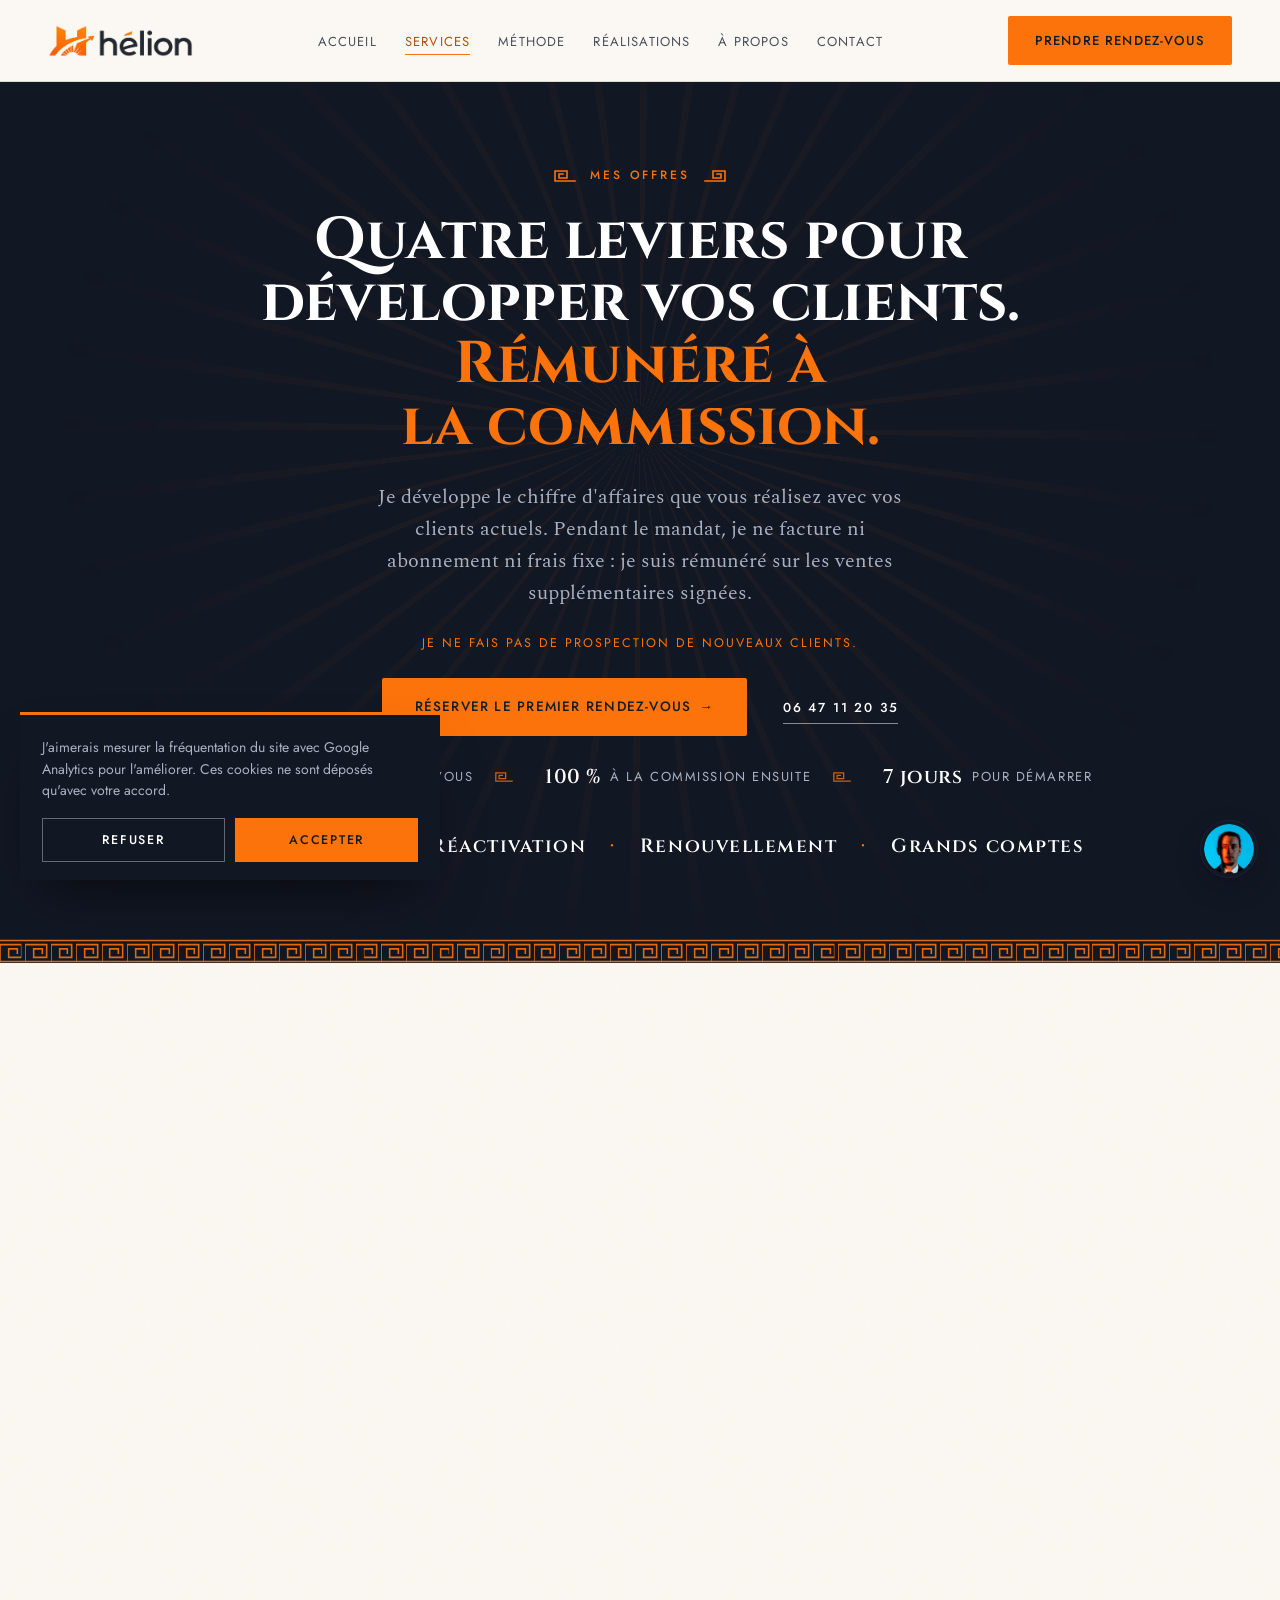
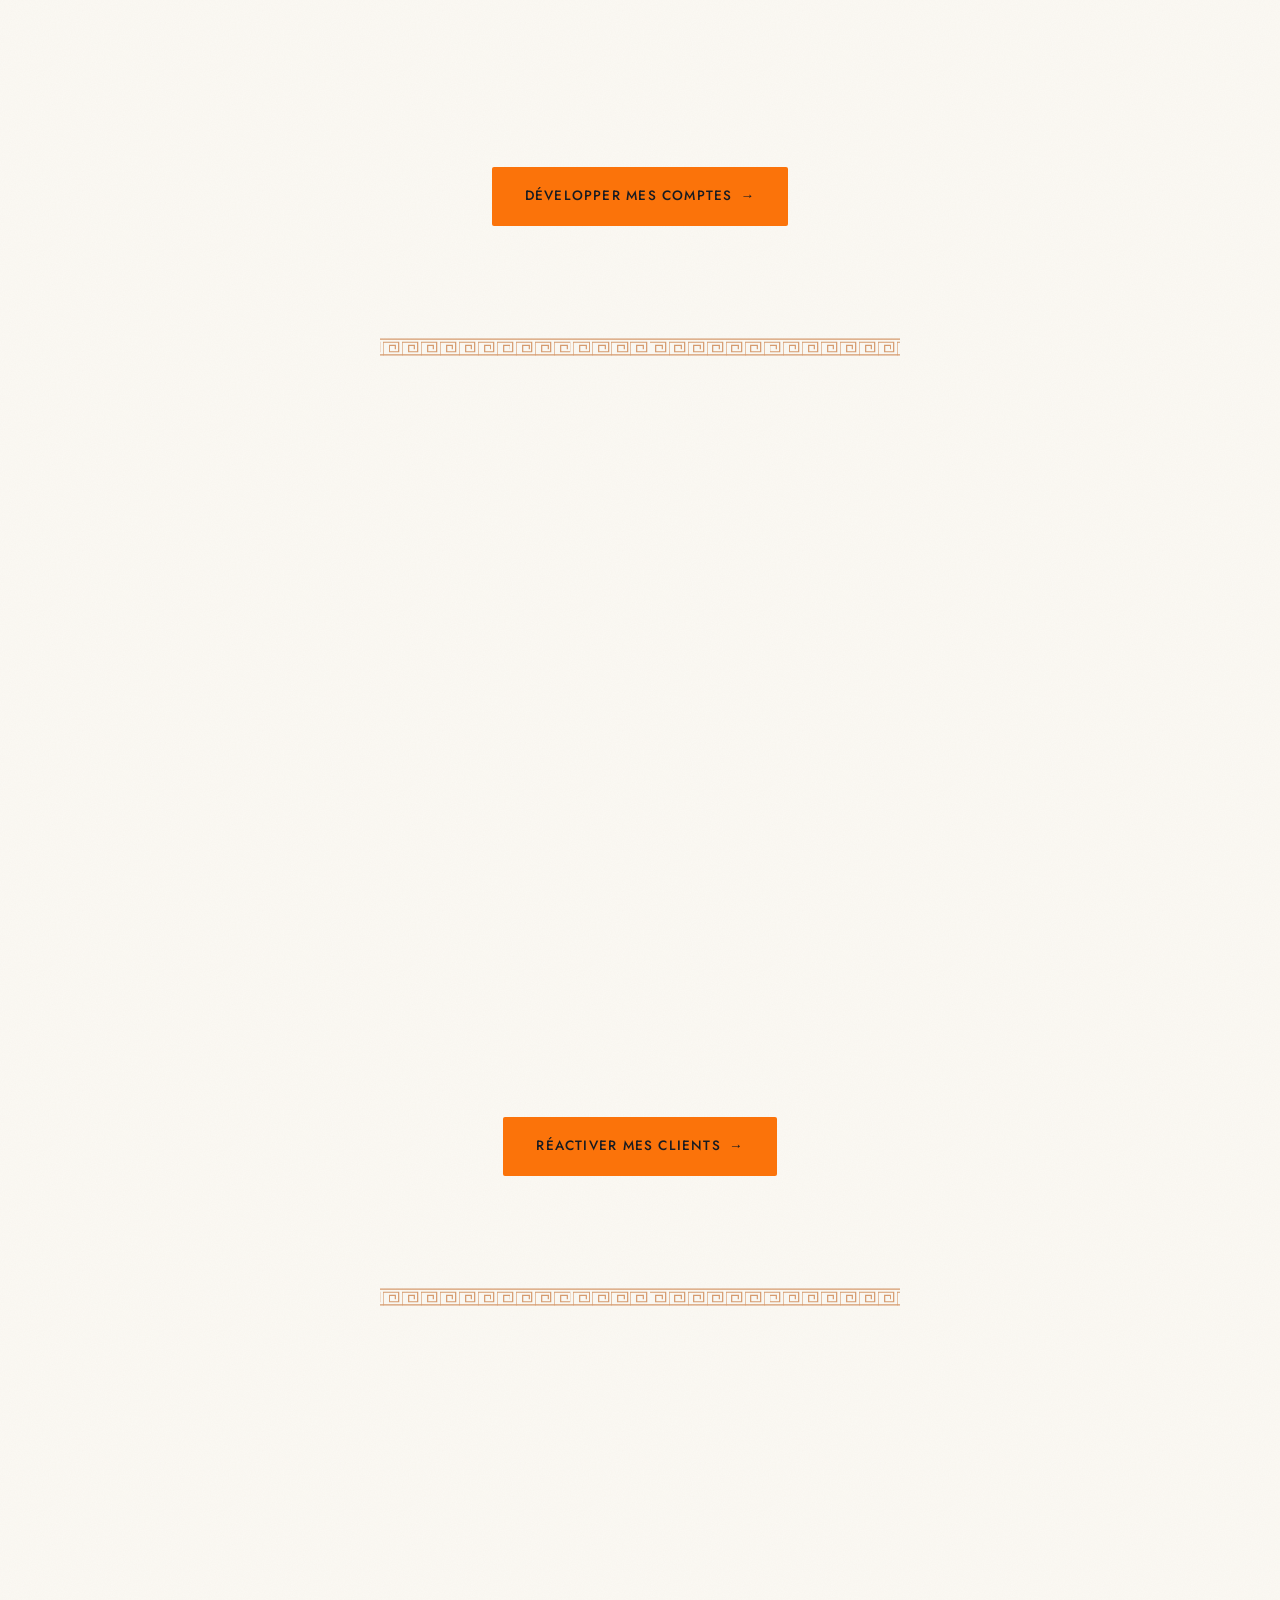
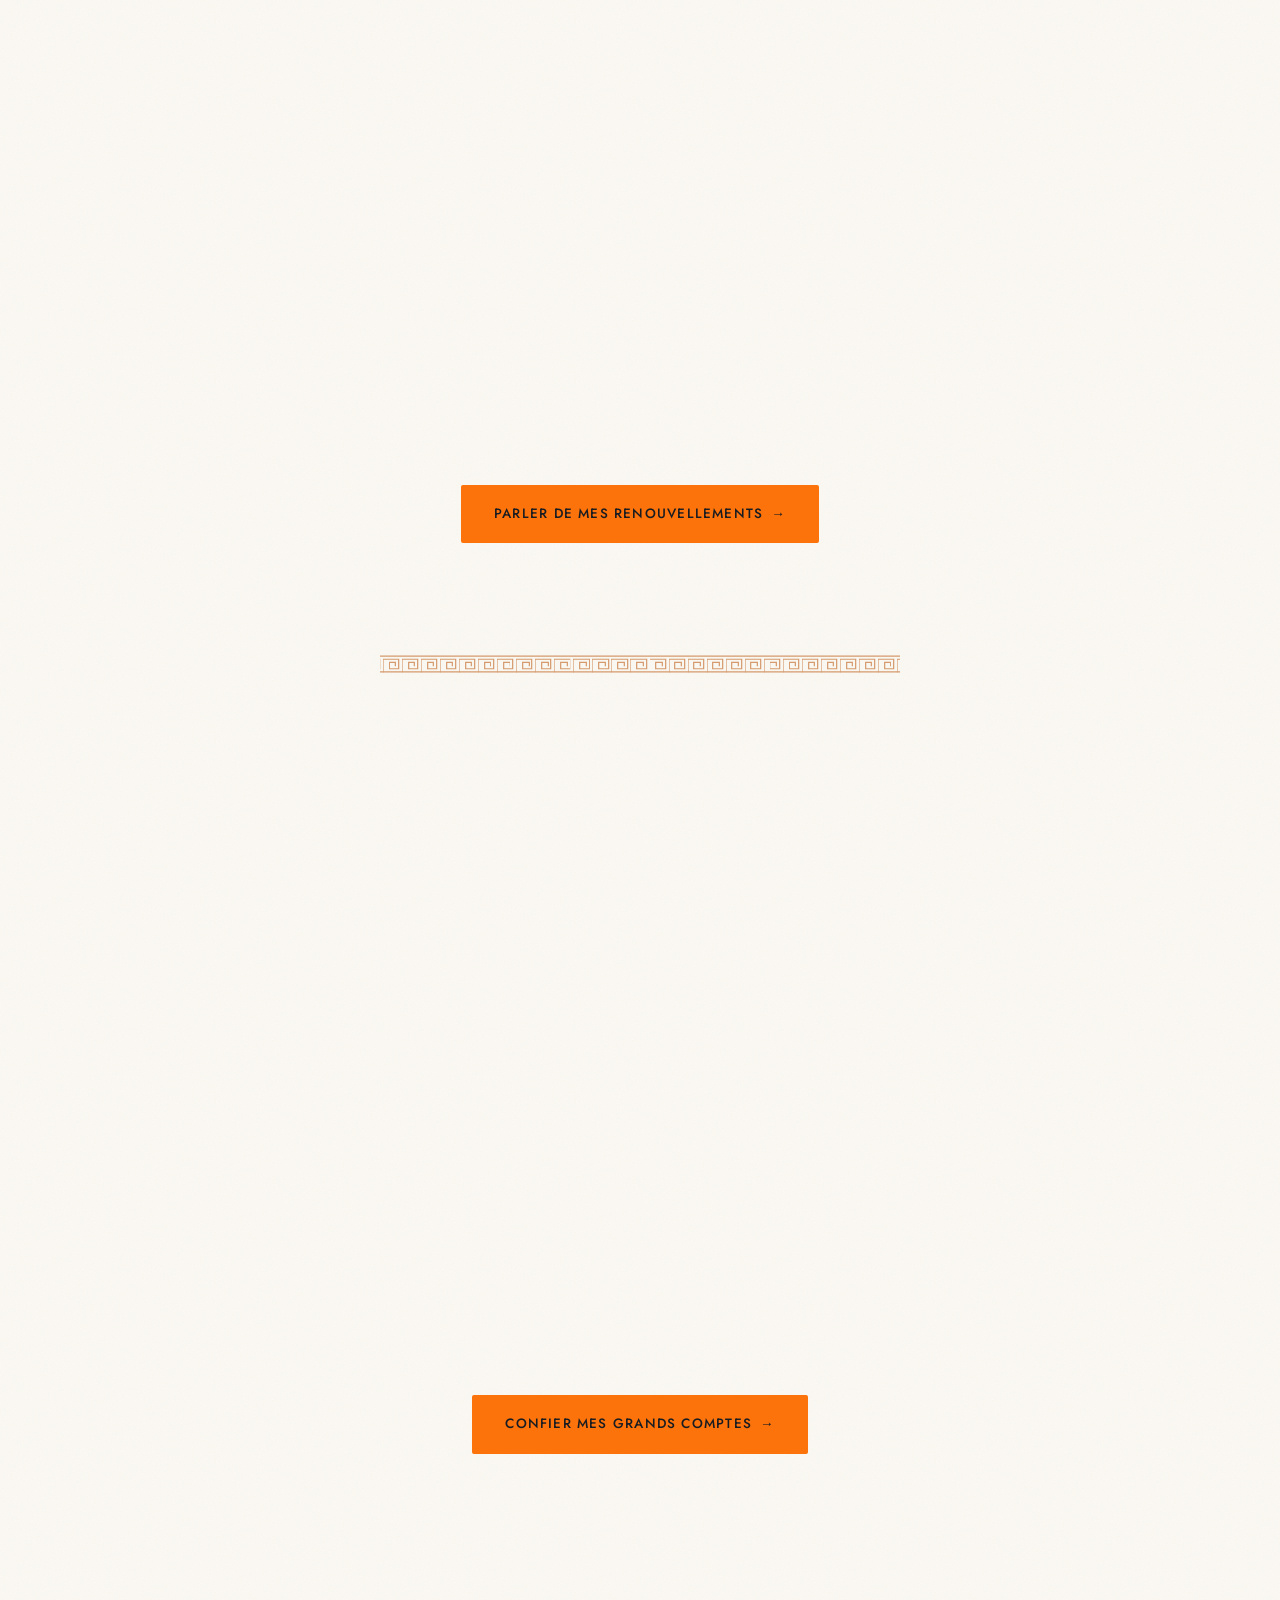
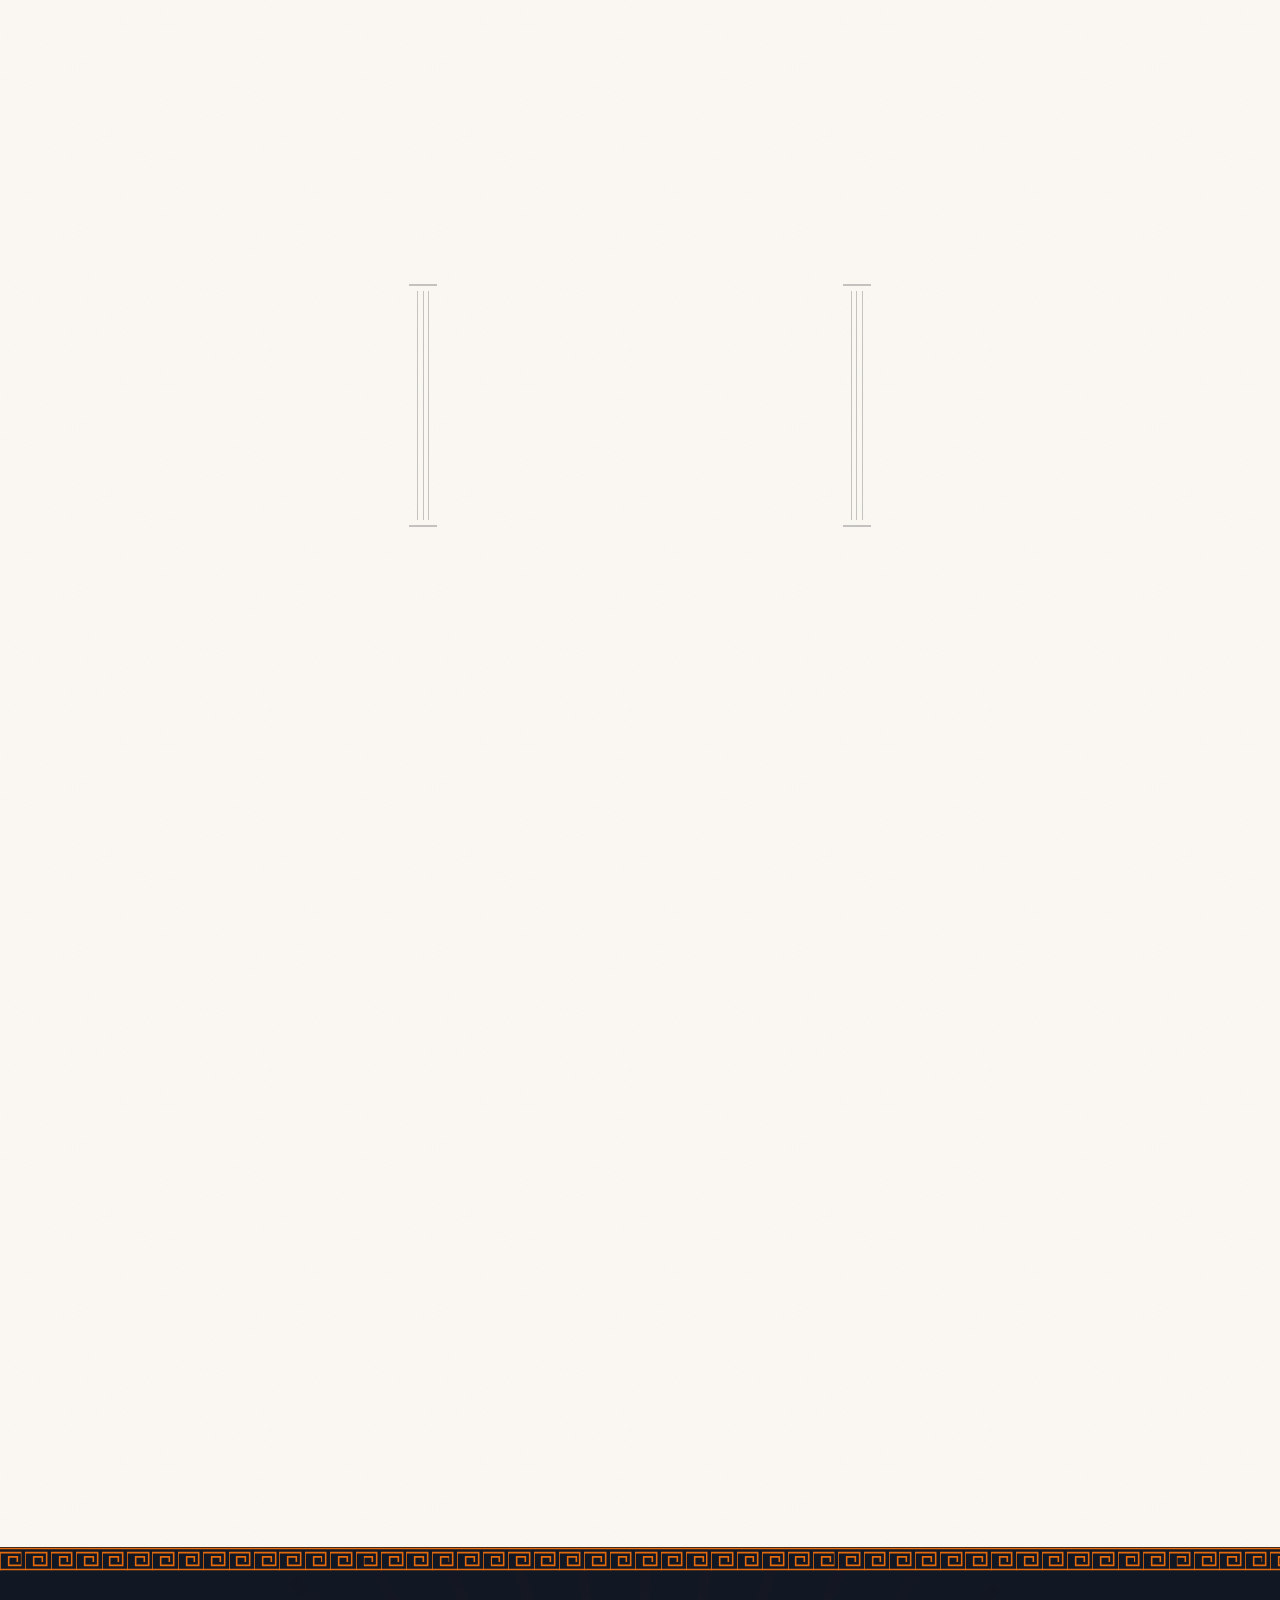
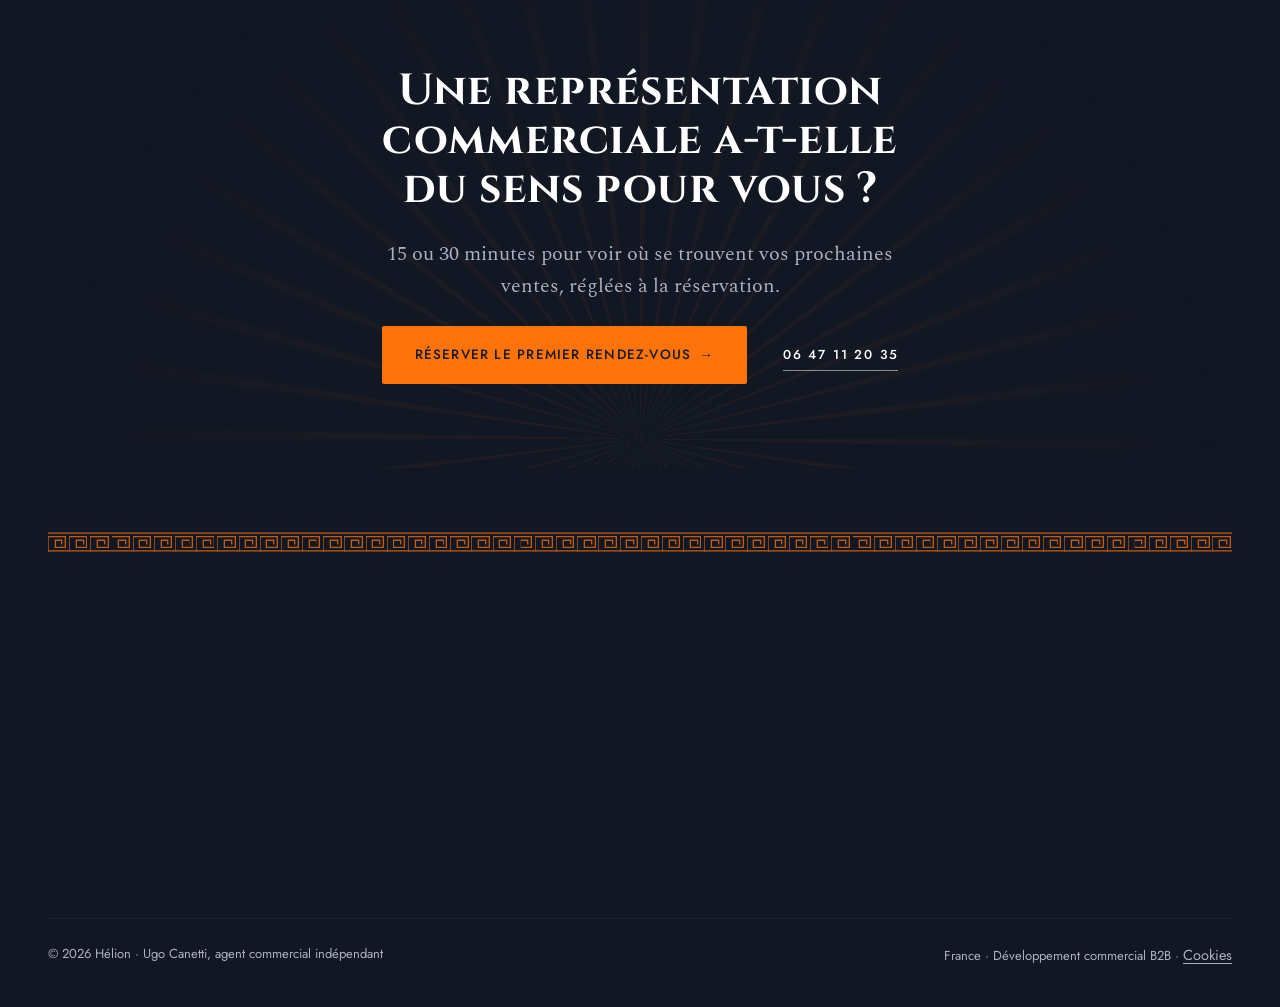
<file: services.html>
<!doctype html>
<html lang="fr">
<head>
<meta charset="utf-8">
<meta name="viewport" content="width=device-width, initial-scale=1">
<title>Services — Hélion</title>
<meta name="description" content="Ugo Canetti, agent commercial indépendant : je développe les ventes des PME B2B auprès de leurs clients existants (ventes additionnelles, réactivation, renouvellements), rémunéré à la commission.">
<meta name="google-site-verification" content="7KWQ2Re-dw9lfB7O_xEin4o6RTpNWpI_SjtbQ-Vc73w">
<link rel="canonical" href="https://helion-business.com/services">
<meta property="og:title" content="Services — Hélion">
<meta property="og:description" content="Ugo Canetti, agent commercial indépendant : je développe les ventes des PME B2B auprès de leurs clients existants (ventes additionnelles, réactivation, renouvellements), rémunéré à la commission.">
<meta property="og:url" content="https://helion-business.com/services">
<meta property="og:type" content="website">
<meta property="og:locale" content="fr_FR">
<meta property="og:image" content="https://helion-business.com/assets/favicon-512.png">
<link rel="icon" href="favicon.ico" sizes="48x48">
<link rel="icon" type="image/png" sizes="32x32" href="assets/favicon-32.png">
<link rel="icon" type="image/png" sizes="512x512" href="assets/favicon-512.png">
<link rel="apple-touch-icon" href="assets/apple-touch-icon.png">
<style>
  @import url("https://fonts.googleapis.com/css2?family=Cinzel:wght@400;600;700;900&family=Spectral:ital,wght@0,400;0,500;0,600;1,400&family=Jost:wght@400;500;600&display=swap");

    :root{
    --paper:#FBF9F4;
    --white:#FFFFFF;
    --stone-2:#F4F4F2;
    --stone-3:#E8E7E2;
    --ink:#171B22;
    --ink-soft:#49515C;
    --ink-faint:#838C97;
    --accent-deep:#B84E00;
    --accent-vivid:#FB730A;
    --gold-pale:#FFD9B0;
    --terracotta:#8A3D00;
    --on-accent:#171B22;
    --line: rgba(23,27,34,0.12);
    --shadow: rgba(10,12,16,0.18);

    --navy:#121724;
    --navy-2:#1B2234;
    --on-navy:#EDEFF3;
    --on-navy-soft:#AAB2C2;

    --bg: var(--paper);
    --surface: var(--white);
    --surface-2: var(--stone-2);
    --surface-3: var(--stone-3);
    --text: var(--ink);
    --text-soft: var(--ink-soft);
    --text-faint: var(--ink-faint);
    --accent: var(--accent-deep);
    --accent-bright: var(--accent-vivid);
    --accent-2: var(--terracotta);
    --border: var(--line);
    --shadow-c: var(--shadow);
    --focus: #1F6F5C;
    --gold-shine: linear-gradient(100deg, var(--accent-deep) 0%, var(--gold-pale) 45%, var(--accent-vivid) 55%, var(--accent-deep) 100%);
  }
  /* The site is always white/gold by design, regardless of the visitor's OS
     theme preference — it no longer switches automatically with
     prefers-color-scheme. The dark palette is kept only for a possible future
     manual toggle (an explicit [data-theme="dark"] on the root). */
  :root[data-theme="dark"]{
    --bg:#15130C;
    --surface:#1D1A10;
    --surface-2:#241F13;
    --surface-3:#2C2618;
    --text:#F3EFE8;
    --text-soft:#CBBE97;
    --text-faint:#8F8465;
    --accent:#FF8A3D;
    --accent-bright:#FFA35F;
    --gold-pale:#FFD9B0;
    --accent-2:#D9691A;
    --on-accent:#1B1200;
    --border: rgba(243,239,232,0.14);
    --shadow-c: rgba(0,0,0,0.55);
  }

  *{box-sizing:border-box;}
  html{scroll-behavior:smooth;}
  @media (prefers-reduced-motion: reduce){ html{scroll-behavior:auto;} }

  body{
    margin:0;
    background:
      radial-gradient(ellipse 900px 500px at 15% -10%, color-mix(in srgb, var(--accent) 10%, transparent), transparent 60%),
      radial-gradient(ellipse 800px 600px at 100% 30%, color-mix(in srgb, var(--terracotta) 6%, transparent), transparent 62%),
      url("data:image/svg+xml,%3Csvg%20xmlns%3D%27http%3A//www.w3.org/2000/svg%27%20width%3D%27180%27%20height%3D%27180%27%3E%3Cfilter%20id%3D%27n%27%3E%3CfeTurbulence%20type%3D%27fractalNoise%27%20baseFrequency%3D%270.85%27%20numOctaves%3D%272%27%20stitchTiles%3D%27stitch%27/%3E%3CfeColorMatrix%20type%3D%27matrix%27%20values%3D%270%200%200%200%200.45%20%200%200%200%200%200.32%20%200%200%200%200%200.18%20%200%200%200%200.05%200%27/%3E%3C/filter%3E%3Crect%20width%3D%27100%25%27%20height%3D%27100%25%27%20filter%3D%27url%28%23n%29%27/%3E%3C/svg%3E") repeat,
      var(--bg);
    color:var(--text);
    font-family:"Spectral", Georgia, "Times New Roman", serif;
    font-size:17px;
    line-height:1.65;
    -webkit-font-smoothing:antialiased;
  }

  h1,h2,h3,.wordmark,.eyebrow,nav a,.btn,.step-num,.card-eyebrow,.tier-name{
    font-family:"Cinzel", "Times New Roman", serif;
  }
  .nav-links a, .btn, .eyebrow, .field label, .footer-head, .service-tag, .value-name, .faq-q{
    font-family:"Jost", Arial, sans-serif;
  }

  h1,h2,h3{ text-wrap:balance; color:var(--text); margin:0; font-weight:700; }
  p{ margin:0; }
  a{ color:inherit; }
  img{ max-width:100%; }

  .wrap{ max-width:2200px; margin:0 auto; padding:0 48px; }
  @media (max-width:640px){ .wrap{ padding:0 20px; } }
  .prose{ max-width:64ch; }

  ::selection{ background:var(--accent); color:var(--surface); }
  a:focus-visible, button:focus-visible, input:focus-visible, textarea:focus-visible, select:focus-visible{
    outline:2px solid var(--focus); outline-offset:3px;
  }

  /* ---------- Greek key divider (JS-populated) ---------- */
  .key-divider{ width:100%; height:18px; overflow:hidden; opacity:.55; }
  .key-divider svg{ width:100%; height:100%; display:block; stroke:var(--accent); fill:none; stroke-width:1.6; }

  /* ---------- Nav ---------- */
  header.site{
    position:sticky; top:0; z-index:50;
    background:var(--bg);
    border-bottom:1px solid var(--border);
  }
  .scroll-progress{
    position:absolute; left:0; top:100%; height:2px; width:0%;
    background:var(--accent);
    transition:width .1s linear;
  }
  @media (prefers-reduced-motion: reduce){ .scroll-progress{ transition:none; } }
  .nav-row{ display:flex; align-items:center; justify-content:space-between; gap:24px; padding:16px 48px; max-width:2200px; margin:0 auto; }
  .wordmark{ display:flex; align-items:center; gap:10px; font-size:20px; font-weight:700; letter-spacing:.06em; text-decoration:none; color:var(--text); }
  .wordmark svg{ width:30px; height:30px; flex:none; }
  .nav-links{ display:flex; align-items:center; gap:28px; list-style:none; margin:0; padding:0; }
  .nav-links a{ text-decoration:none; color:var(--text-soft); font-size:13px; letter-spacing:.09em; text-transform:uppercase; transition:color .15s; }
  .nav-links a:hover{ color:var(--accent); }
  a.btn.nav-cta{ display:none; }
  @media (min-width:860px){ a.btn.nav-cta{ display:inline-flex; } }
  .nav-mobile-toggle{ display:none; background:none; border:1px solid var(--border); color:var(--text); border-radius:3px; padding:8px 10px; font-size:18px; line-height:1; }
  @media (max-width:859px){
    .nav-links{ display:none; }
    .nav-mobile-toggle{ display:inline-flex; }
  }

  .btn{
    display:inline-flex; align-items:center; justify-content:center; gap:8px;
    padding:13px 26px; border-radius:2px; font-size:13px; letter-spacing:.09em; text-transform:uppercase;
    text-decoration:none; cursor:pointer; border:1px solid transparent; transition:transform .15s, box-shadow .15s, background .15s, color .15s;
    font-weight:500;
  }
  .btn-primary{ background:var(--accent-bright); color:var(--on-accent); box-shadow:0 4px 16px -6px color-mix(in srgb, var(--accent-bright) 60%, transparent); animation:btn-breathe 3.6s ease-in-out infinite; }
  .btn-primary:hover{ background:var(--accent-bright); transform:translateY(-2px); box-shadow:0 10px 26px -8px color-mix(in srgb, var(--accent-bright) 70%, transparent); animation-play-state:paused; }
  @keyframes btn-breathe{
    0%,100%{ box-shadow:0 4px 16px -6px color-mix(in srgb, var(--accent-bright) 60%, transparent); }
    50%{ box-shadow:0 4px 22px -4px color-mix(in srgb, var(--accent-bright) 85%, transparent); }
  }
  .btn-ghost{ background:transparent; color:var(--text); border-color:var(--border); }
  .btn-ghost:hover{ border-color:var(--accent); color:var(--accent); transform:translateY(-2px); }
  @media (prefers-reduced-motion: reduce){ .btn-primary:hover, .btn-ghost:hover{ transform:none; } .btn-primary{ animation:none; } }
  .btn-block{ width:100%; }

  section{ position:relative; padding:96px 0; }
  .eyebrow{ font-size:12.5px; letter-spacing:.16em; text-transform:uppercase; color:var(--accent); font-weight:600; display:flex; align-items:center; gap:10px; }
  .eyebrow::before{ content:""; width:26px; height:2px; background:var(--accent); }
  .section-head{ display:flex; flex-direction:column; gap:16px; margin-bottom:56px; }
  .section-head h2{ font-size:clamp(28px,3.6vw,42px); line-height:1.15; }
  .section-head .prose{ color:var(--text-soft); font-size:17.5px; }

  /* ---------- Hero ---------- */
  .hero{ padding-top:64px; padding-bottom:48px; overflow:hidden; }
  .hero-inner{ display:grid; grid-template-columns:minmax(0,1.3fr) minmax(0,.8fr); gap:40px 64px; align-items:center; text-align:left; position:relative; z-index:2; }
  @media (max-width:980px){ .hero-inner{ grid-template-columns:1fr; gap:36px; } }

  /* ---------- Hero scene: a Greco-Roman colonnade at dawn ----------
     Kept only as a faint, desaturated watermark behind the copy — a nod to
     the Hélion identity, not a loud illustration competing with the pitch. */
  .hero-scene{
    position:absolute; inset:0; z-index:0; overflow:hidden; pointer-events:none;
    opacity:.16; filter:saturate(.35) contrast(.92);
  }
  .hero-scene-svg{ width:100%; height:100%; display:block; }
  .hero-scene-sky{ fill:url(#heroSky); }
  .hero-scene-marble{ opacity:.4; mix-blend-mode:multiply; }
  .hero-scene-sun{ transform-origin:center; animation:sun-breathe 9s ease-in-out infinite; }
  @keyframes sun-breathe{ 0%,100%{ transform:scale(1); opacity:1; } 50%{ transform:scale(1.1); opacity:.82; } }
  @media (prefers-reduced-motion: reduce){ .hero-scene-sun{ animation:none; } }
  .hero-entablature{ filter:drop-shadow(0 2px 2px rgba(60,40,10,.12)); }
  .hero-entablature-grain{ opacity:.5; mix-blend-mode:multiply; }
  .hero-architrave-line{ fill:var(--accent-deep); opacity:.55; }
  .hero-frieze-units{ fill:none; stroke:var(--accent-deep); stroke-width:1.8; opacity:.6; }
  .col-base, .col-torus, .col-shaft, .col-capital, .col-abacus{
    fill:url(#heroStone); stroke:var(--accent-deep); stroke-width:.6; stroke-opacity:.25;
  }
  .col-shade{ fill:url(#colShade); mix-blend-mode:soft-light; stroke:none; }
  .col-flutes line{ stroke:var(--accent-deep); stroke-opacity:.28; stroke-width:1.3; }
  .hero-colonnade use{ filter:drop-shadow(3px 0 4px rgba(60,40,10,.14)); }
  .hero-col-shadow{ fill:url(#colShadow); }
  .hero-colonnade-back{ opacity:.42; filter:saturate(.65) blur(.6px); }
  .hero-pediment-face{ filter:drop-shadow(0 3px 3px rgba(60,40,10,.14)); }
  .hero-pediment-trim{ stroke:var(--accent-deep); stroke-width:2; opacity:.5; }
  .hero-pediment-sun{ fill:var(--accent-bright); opacity:.85; }
  .hero-pediment-rays{ stroke:var(--accent-deep); stroke-width:2; opacity:.4; }
  .hero-stylobate rect{ filter:drop-shadow(0 2px 2px rgba(60,40,10,.10)); }
  .hero-scene-floor{ fill:url(#heroFloor); }

  /* Soft veil behind the text so it stays crisp over the illustration */
  .hero-veil{
    position:absolute; left:50%; top:46%; transform:translate(-50%,-50%);
    width:min(1000px, 130%); height:120%; z-index:1; pointer-events:none;
    background:radial-gradient(ellipse at center, var(--paper) 0%, color-mix(in srgb, var(--paper) 88%, transparent) 45%, transparent 72%);
  }

  /* ---------- Hero: staggered entrance on load ---------- */
  @keyframes hero-in{ from{ opacity:0; transform:translateY(26px); } to{ opacity:1; transform:none; } }
  .hero-inner > *{ animation:hero-in .85s cubic-bezier(.2,.7,.2,1) both; }
  .hero-inner > *:nth-child(1){ animation-delay:.05s; }
  .hero-inner > *:nth-child(2){ animation-delay:.28s; }
  .hero-inner > *:nth-child(3){ animation-delay:.5s; }
  .hero-inner > *:nth-child(4){ animation-delay:.5s; }
  .hero-inner > *:nth-child(5){ animation-delay:.66s; }
  @media (prefers-reduced-motion: reduce){ .hero-inner > *{ animation:none; } }


  .sun-disc{ width:64px; height:64px; position:relative; z-index:1; }

  .hero-copy{ display:flex; flex-direction:column; align-items:flex-start; gap:26px; }
  .hero h1{ position:relative; z-index:1; font-size:clamp(32px,4.5vw,60px); line-height:1.08; max-width:none; text-wrap:balance; }
  .hero h1 em{ font-style:normal; display:block; }
  .hero .lede{ position:relative; z-index:1; max-width:58ch; font-size:19.5px; color:var(--text-soft); }
  .hero .lede strong{ color:var(--text); }
  .hero-ctas{ position:relative; z-index:1; display:flex; flex-wrap:wrap; gap:14px; margin-top:4px; }
  .btn-lg{ padding:17px 32px; font-size:13.5px; }
  .btn-block{ display:flex; width:100%; justify-content:center; }
  .hero-assure{ list-style:none; display:flex; flex-wrap:wrap; gap:10px 28px; padding:0; margin:0; font-family:"Jost",sans-serif; font-size:14.5px; font-weight:500; color:var(--text); }
  .hero-assure li{ display:flex; align-items:center; gap:9px; }
  .hero-assure li::before, .hero-card-list li::before{
    content:"✓"; flex:none; width:20px; height:20px; border-radius:50%; display:inline-flex; align-items:center; justify-content:center;
    background:var(--accent-bright); color:var(--on-accent); font-size:12px; font-weight:700; line-height:1;
  }

  .hero-card{
    position:relative; z-index:1; background:var(--navy); color:var(--on-navy); border-radius:3px;
    padding:34px 34px 28px; display:flex; flex-direction:column; gap:18px;
    border-top:4px solid var(--accent-bright);
    box-shadow:0 30px 60px -28px rgba(18,23,36,.55), 0 8px 18px -10px rgba(18,23,36,.35);
  }
  .hero-card-tag{ align-self:flex-start; font-family:"Jost",sans-serif; font-size:11.5px; font-weight:600; letter-spacing:.14em; text-transform:uppercase; color:var(--on-accent); background:var(--accent-bright); padding:5px 11px; border-radius:2px; }
  .hero-card h2{ font-size:clamp(22px,2.1vw,28px); line-height:1.2; color:#fff; }
  .hero-card-sub{ font-size:15.5px; line-height:1.55; color:color-mix(in srgb, var(--on-navy) 80%, transparent); }
  .hero-card-list{ list-style:none; padding:0; margin:0; display:flex; flex-direction:column; gap:12px; font-size:15.5px; line-height:1.45; }
  .hero-card-list li{ display:flex; gap:11px; align-items:flex-start; }
  .hero-card-list li::before{ margin-top:1px; }
  .hero-card-fee{ font-size:15px; padding-top:16px; border-top:1px solid rgba(255,255,255,.14); color:color-mix(in srgb, var(--on-navy) 88%, transparent); }
  .hero-card-fee strong{ color:var(--accent-bright); }
  .hero-card-foot{ font-family:"Jost",sans-serif; font-size:13.5px; text-align:center; color:color-mix(in srgb, var(--on-navy) 65%, transparent); }
  .hero-card-foot a{ color:#fff; font-weight:600; text-decoration:none; border-bottom:1px solid rgba(255,255,255,.35); }
  .hero-card-foot a:hover{ border-color:var(--accent-bright); }
  .hero-card .btn-primary{ animation:none; }

  .logo-strip{ grid-column:1 / -1; margin-top:16px; padding-top:28px; border-top:1px solid var(--border); display:flex; flex-wrap:wrap; gap:14px; justify-content:center; align-items:center; }
  .logo-strip-label{ font-family:"Jost",sans-serif; font-size:12px; letter-spacing:.16em; text-transform:uppercase; color:var(--text-faint); margin-right:10px; }
  .logo-plaque{
    border:1px solid var(--border); padding:12px 22px; border-radius:2px;
    font-family:"Cinzel", serif; font-size:13px; letter-spacing:.08em; color:var(--text-soft);
    background:var(--surface);
  }
  @media (max-width:640px){
    .hero{ padding-top:36px; }
    .hero-card{ padding:26px 22px 22px; }
    .hero-ctas .btn{ width:100%; justify-content:center; }
    .btn-lg{ padding:16px 20px; }
    .logo-strip-label{ width:100%; text-align:center; margin:0; }
  }
  .hero-inner > *:nth-child(6){ animation-delay:.8s; }

  /* ---------- Social proof bar ---------- */
  .proof-bar{ padding:40px 0; background:var(--surface-2); border-bottom:1px solid var(--border); position:relative; z-index:1; }
  .proof-grid{ display:grid; grid-template-columns:repeat(4,1fr); gap:24px; text-align:center; }
  @media (max-width:760px){ .proof-grid{ grid-template-columns:repeat(2,1fr); gap:32px 20px; } }
  .proof-item{ display:flex; flex-direction:column; gap:6px; }
  .proof-num{ font-family:"Cinzel",serif; font-size:clamp(26px,3.4vw,36px); font-weight:700; color:var(--accent); }
  .proof-label{ font-size:13px; color:var(--text-soft); line-height:1.4; }

  /* ---------- Pain / agitation ---------- */
  .pain-section{ padding-top:88px; }
  .pain-grid{ display:grid; grid-template-columns:repeat(2,1fr); gap:20px; margin-top:8px; }
  @media (max-width:700px){ .pain-grid{ grid-template-columns:1fr; } }
  .pain-item{ display:flex; align-items:flex-start; gap:14px; padding:20px 22px; background:var(--surface); border:1px solid var(--border); border-radius:4px; }
  .pain-mark{ flex:none; width:24px; height:24px; border-radius:50%; background:color-mix(in srgb, var(--accent-2) 16%, transparent); color:var(--accent-2); display:flex; align-items:center; justify-content:center; font-size:13px; font-weight:700; }
  .pain-item p{ font-size:15.5px; color:var(--text-soft); }
  .pain-bridge{ margin-top:32px; font-family:"Cinzel",serif; font-size:19px; text-align:center; color:var(--text); }

  /* ---------- Method bridge line ---------- */
  .method-bridge{ margin-top:40px; text-align:center; font-size:14.5px; color:var(--text-faint); font-family:"Jost",sans-serif; letter-spacing:.03em; }

  /* ---------- Objections ---------- */
  .objections-section{ padding-top:0; }
  .objection-card h3{ font-family:"Cinzel",serif; font-size:17px; font-style:italic; }
  .objection-card p{ margin-top:10px; color:var(--text-soft); font-size:14.5px; }

  /* ---------- Pillars (columns) ---------- */
  .pillars{ display:grid; grid-template-columns:repeat(3,1fr); gap:36px; }
  @media (max-width:760px){ .pillars{ grid-template-columns:1fr; gap:48px; } }
  .pillar{ text-align:center; display:flex; flex-direction:column; align-items:center; gap:18px; }
  .pillar svg{ width:72px; height:130px; }
  .pillar h3{ font-size:17px; letter-spacing:.03em; }
  .pillar p{ color:var(--text-soft); font-size:15.5px; }

  /* ---------- Cards / grids ---------- */
  .grid-3{ display:grid; grid-template-columns:repeat(3,1fr); gap:24px; }
  .grid-2{ display:grid; grid-template-columns:repeat(2,1fr); gap:24px; }
  @media (max-width:760px){ .grid-3, .grid-2{ grid-template-columns:1fr; } }

  .card{
    background:var(--surface); border:1px solid var(--border); border-radius:3px;
    padding:30px; position:relative; box-shadow:0 1px 0 var(--border) inset, 0 10px 24px -20px var(--shadow-c);
    transition:border-color .25s ease, box-shadow .25s ease;
  }
  .card:hover{
    border-color:color-mix(in srgb, var(--accent) 45%, var(--border));
    box-shadow:0 1px 0 var(--border) inset, 0 14px 28px -18px var(--shadow-c);
  }
  .card::before{
    content:""; position:absolute; top:0; left:0; width:34px; height:3px;
    background:var(--accent);
  }
  @media (prefers-reduced-motion: reduce){ .card{ transition:none; } }

  .service-mini{ display:flex; flex-direction:column; gap:12px; }
  .service-mini .num{ font-size:12px; color:var(--accent); letter-spacing:.1em; }
  .service-mini h3{ font-size:19px; }
  .service-mini p{ color:var(--text-soft); font-size:15px; }
  .service-mini a.mini-link{ margin-top:auto; font-family:"Jost",sans-serif; font-size:13px; text-transform:uppercase; letter-spacing:.08em; color:var(--accent); text-decoration:none; }

  /* ---------- Method arc ---------- */
  .arc-wrap{ position:relative; }
  .arc-svg{ width:100%; height:auto; display:block; }
  .arc-svg .arc-path{ fill:none; stroke:var(--border); stroke-width:2; }
  .arc-svg .arc-dot{ fill:var(--surface); stroke:var(--accent); stroke-width:3; }
  .arc-svg .arc-dot.filled{ fill:var(--accent); }
  .arc-svg .arc-dot{ transition:filter .4s ease; }
  .arc-svg .arc-dot.sun-active{ filter:drop-shadow(0 0 6px var(--accent-bright)); }
  @media (max-width:760px){ .arc-svg{ display:none; } }

  .steps-row{ display:grid; grid-template-columns:repeat(5,1fr); gap:20px; margin-top:8px; }
  @media (max-width:760px){
    .steps-row{ grid-template-columns:1fr; gap:0; margin-top:24px; position:relative; padding-left:34px; }
    .steps-row::before{ content:""; position:absolute; left:9px; top:6px; bottom:6px; width:2px; background:var(--border); }
  }
  .step{ text-align:center; display:flex; flex-direction:column; gap:8px; }
  .step .step-num, .step h3{ transition:color .5s ease, text-shadow .5s ease; }
  .step.sun-active .step-num{
    color:var(--accent-bright);
    text-shadow:0 0 12px color-mix(in srgb, var(--accent-bright) 55%, transparent);
  }
  .step.sun-active h3{
    color:var(--accent-deep);
    text-shadow:0 0 16px color-mix(in srgb, var(--accent-bright) 35%, transparent);
  }
  @media (prefers-reduced-motion: reduce){ .step .step-num, .step h3{ transition:none; } }
  @media (max-width:760px){
    .step{ text-align:left; padding-bottom:32px; position:relative; }
    .step::before{ content:""; position:absolute; left:-34px; top:4px; width:16px; height:16px; border-radius:50%; background:var(--surface); border:3px solid var(--accent); }
  }
  .step .step-num{ font-size:13px; color:var(--accent); letter-spacing:.1em; }
  .step h3{ font-size:16.5px; }
  .step p{ font-size:14.5px; color:var(--text-soft); }

  /* ---------- Case studies ---------- */
  .stele{
    background:var(--surface); border:1px solid var(--border); border-radius:2px; padding:26px;
    position:relative; overflow:hidden;
  }
  .stele::after{
    content:""; position:absolute; inset:6px; border:1px solid var(--border); pointer-events:none;
  }
  .stele .service-tag{ font-size:11.5px; letter-spacing:.1em; text-transform:uppercase; color:var(--accent); }
  .stele h3{ margin-top:10px; font-size:20px; font-family:"Cinzel",serif; }
  .stele-result{ margin-top:10px; font-size:14px; color:var(--accent); font-weight:600; }

  /* ---------- Full services ---------- */
  .service-block{ padding:48px 0; border-top:1px solid var(--border); display:grid; grid-template-columns:1fr 1fr; gap:48px; align-items:start; }
  .service-block:first-of-type{ border-top:none; }
  @media (max-width:820px){ .service-block{ grid-template-columns:1fr; gap:28px; } }
  .service-block .card-eyebrow{ font-size:12px; letter-spacing:.14em; text-transform:uppercase; color:var(--accent); }
  .service-block h3{ font-size:26px; margin-top:10px; }
  .service-block .tagline{ margin-top:12px; font-size:17px; color:var(--text-soft); font-style:italic; }
  .feature-list{ list-style:none; margin:20px 0 0; padding:0; display:flex; flex-direction:column; gap:9px; }
  .feature-list li{ display:flex; gap:10px; font-size:15px; color:var(--text-soft); }
  .feature-list li::before{ content:"—"; color:var(--accent); flex:none; }

  .stat-box{ background:var(--surface); border:1px solid var(--border); border-radius:3px; padding:24px; }
  .stat-row{ display:flex; align-items:baseline; justify-content:space-between; gap:16px; flex-wrap:wrap; font-variant-numeric:tabular-nums; }
  .stat-row + .stat-row{ margin-top:14px; padding-top:14px; border-top:1px dashed var(--border); }
  .stat-label{ font-size:13px; color:var(--text-faint); font-family:"Jost",sans-serif; }
  .stat-value{ font-size:15px; }
  .stat-arrow{ color:var(--accent); }
  .stat-final{ color:var(--accent); font-weight:600; }
  .funnel{ display:flex; flex-direction:column; gap:10px; }
  .funnel-row{ display:grid; grid-template-columns:1fr auto; gap:10px; align-items:center; font-size:13.5px; }
  .funnel-bar{ height:9px; border-radius:2px; background:var(--accent); }
  .funnel-track{ background:var(--surface-2); border-radius:2px; }

  /* ---------- Pricing ---------- */
  .tiers{ display:grid; grid-template-columns:repeat(3,1fr); gap:24px; margin-top:40px; }
  @media (max-width:820px){ .tiers{ grid-template-columns:1fr; } }
  .pricing-note{ margin-top:28px; text-align:center; font-size:14px; color:var(--text-faint); font-family:"Jost",sans-serif; }
  .tier{ background:var(--surface); border:1px solid var(--border); border-radius:3px; padding:32px 28px; display:flex; flex-direction:column; gap:18px; }
  .tier.featured{ border-color:var(--accent); box-shadow:0 10px 30px -12px var(--shadow-c); }
  .tier-name{ font-size:15px; letter-spacing:.08em; }
  .tier-price{ font-size:32px; font-weight:700; }
  .tier-price span{ font-size:14px; color:var(--text-faint); font-family:"Jost",sans-serif; font-weight:400; }
  .tier ul{ list-style:none; margin:0; padding:0; display:flex; flex-direction:column; gap:10px; flex:1; }
  .tier li{ font-size:14.5px; color:var(--text-soft); display:flex; gap:8px; }
  .tier li::before{ content:"—"; color:var(--accent); }

  /* ---------- Services page (v2) ---------- */
  .btn-ghost-light{ background:transparent; color:#fff; border-color:rgba(255,255,255,.35); }
  .btn-ghost-light:hover{ border-color:var(--accent-bright); color:var(--accent-bright); transform:translateY(-2px); }
  .sv-hero{ position:relative; overflow:hidden; background:var(--navy); color:var(--on-navy); padding:80px 0 64px; margin-top:-1px; }
  .sv-hero::before{ content:""; position:absolute; inset:0; pointer-events:none;
    background:radial-gradient(ellipse 700px 420px at 88% -10%, color-mix(in srgb, var(--accent-bright) 34%, transparent), transparent 65%),
               radial-gradient(ellipse 600px 380px at 0% 110%, color-mix(in srgb, var(--accent-bright) 14%, transparent), transparent 70%); animation:ambient-drift 18s ease-in-out infinite alternate; }
  .sv-hero-inner{ position:relative; z-index:1; display:grid; grid-template-columns:minmax(0,1.35fr) minmax(0,.65fr); gap:36px 64px; align-items:center; }
  @media (max-width:980px){ .sv-hero-inner{ grid-template-columns:1fr; } }
  .sv-hero-copy{ display:flex; flex-direction:column; align-items:flex-start; gap:26px; }
  .sv-hero .eyebrow{ color:var(--accent-bright); }
  .sv-hero .eyebrow::before{ background:var(--accent-bright); }
  .sv-hero h1{ color:#fff; font-size:clamp(32px,4.4vw,58px); line-height:1.08; max-width:none; text-wrap:balance; }
  .sv-hero h1 em{ font-style:normal; display:block; color:var(--accent-bright); background:none; -webkit-text-fill-color:var(--accent-bright); animation:none; }
  .sv-hero .lede{ max-width:60ch; font-size:19.5px; color:var(--on-navy-soft); }
  .sv-hero .lede strong{ color:#fff; }
  .sv-hero-inner > *{ animation:hero-in .85s cubic-bezier(.2,.7,.2,1) both; }
  .sv-hero-inner > *:nth-child(2){ animation-delay:.2s; } .sv-hero-inner > *:nth-child(3){ animation-delay:.4s; }
  @media (prefers-reduced-motion: reduce){ .sv-hero-inner > *, .sv-hero::before{ animation:none; } }
  .sv-facts{ list-style:none; margin:0; padding:10px 30px; background:rgba(255,255,255,.05); border:1px solid rgba(255,255,255,.12); border-top:4px solid var(--accent-bright); border-radius:3px; display:flex; flex-direction:column; }
  .sv-facts li{ display:flex; align-items:baseline; justify-content:space-between; gap:16px; padding:18px 0; }
  .sv-facts li + li{ border-top:1px dashed rgba(255,255,255,.18); }
  .sv-facts strong{ font-family:"Cinzel",serif; font-size:clamp(26px,2.8vw,38px); color:var(--accent-bright); white-space:nowrap; }
  .sv-facts span{ font-family:"Jost",sans-serif; font-size:14.5px; letter-spacing:.04em; color:var(--on-navy-soft); text-align:right; }
  .sv-jumps{ grid-column:1 / -1; display:grid; grid-template-columns:repeat(4,minmax(0,1fr)); gap:16px; width:100%; margin-top:14px; }
  @media (max-width:980px){ .sv-jumps{ grid-template-columns:repeat(2,minmax(0,1fr)); } }
  @media (max-width:560px){ .sv-jumps{ grid-template-columns:1fr; } }
  .sv-jump{ position:relative; display:flex; flex-direction:column; gap:6px; padding:22px 22px 20px; text-decoration:none; color:#fff;
    background:rgba(255,255,255,.05); border:1px solid rgba(255,255,255,.12); border-radius:3px; transition:transform .25s ease, border-color .25s ease, background .25s ease; }
  .sv-jump:hover{ transform:translateY(-5px); border-color:var(--accent-bright); background:rgba(255,255,255,.09); }
  .sv-jump-n{ position:absolute; top:16px; right:18px; font-family:"Cinzel",serif; font-size:13px; letter-spacing:.1em; color:var(--accent-bright); }
  .sv-jump-ic{ color:var(--accent-bright); display:flex; margin-bottom:6px; }
  .sv-jump-t{ font-family:"Cinzel",serif; font-size:17px; line-height:1.25; }
  .sv-jump-d{ font-size:14px; line-height:1.45; color:var(--on-navy-soft); }

  .sv-sec{ padding:84px 0; scroll-margin-top:80px; }
  .sv-alt{ background:color-mix(in srgb, var(--surface) 78%, transparent); border-top:1px solid var(--border); border-bottom:1px solid var(--border); }
  .sv-block{ display:grid; grid-template-columns:minmax(0,1.15fr) minmax(0,.85fr); gap:64px; align-items:center; padding:0; border:0; }
  .sv-flip .sv-main{ order:2; } .sv-flip .sv-box{ order:1; }
  @media (max-width:900px){ .sv-block{ grid-template-columns:1fr; gap:32px; } .sv-flip .sv-main, .sv-flip .sv-box{ order:0; } .sv-sec{ padding:56px 0; } }
  .sv-main{ position:relative; display:flex; flex-direction:column; align-items:flex-start; gap:6px; }
  .sv-ghost{ position:absolute; top:-30px; right:0; z-index:0; font-family:"Cinzel",serif; font-weight:700; font-size:clamp(110px,13vw,190px); line-height:1; color:transparent;
    -webkit-text-stroke:1.5px color-mix(in srgb, var(--accent-bright) 38%, transparent); opacity:.55; pointer-events:none; user-select:none; }
  .sv-main > *:not(.sv-ghost){ position:relative; z-index:1; }
  .sv-head{ display:flex; align-items:center; gap:14px; margin-bottom:6px; }
  .sv-icon{ width:52px; height:52px; border-radius:3px; display:inline-flex; align-items:center; justify-content:center; background:var(--accent-bright); color:var(--on-accent); box-shadow:0 10px 22px -10px color-mix(in srgb, var(--accent-bright) 80%, transparent); }
  .sv-block h3{ font-size:clamp(26px,3vw,36px); line-height:1.15; margin-top:4px; }
  .sv-block h3 small{ font-size:.52em; font-weight:400; color:var(--text-faint); letter-spacing:.02em; }
  .sv-block .tagline{ margin:14px 0 6px; padding-left:18px; border-left:3px solid var(--accent-bright); font-size:18px; line-height:1.5; max-width:52ch; }
  .sv-checks{ list-style:none; margin:14px 0 26px; padding:0; display:flex; flex-direction:column; gap:12px; }
  .sv-checks li{ display:flex; gap:12px; align-items:flex-start; font-size:16px; line-height:1.45; color:var(--text); }
  .sv-checks li::before{ content:"✓"; flex:none; margin-top:1px; width:21px; height:21px; border-radius:50%; display:inline-flex; align-items:center; justify-content:center; background:color-mix(in srgb, var(--accent-bright) 18%, transparent); color:var(--accent-deep); font-size:12px; font-weight:700; }
  .sv-box{ background:var(--navy); color:var(--on-navy); border:0; border-top:4px solid var(--accent-bright); border-radius:3px; padding:32px 30px; box-shadow:0 30px 60px -30px rgba(18,23,36,.55); }
  .sv-box-title{ font-family:"Jost",sans-serif; font-size:12px; font-weight:600; letter-spacing:.16em; text-transform:uppercase; color:var(--accent-bright); margin-bottom:18px; }
  .sv-box .stat-row + .stat-row{ border-top:1px dashed rgba(255,255,255,.18); }
  .sv-box .stat-label{ color:var(--on-navy-soft); font-size:13.5px; }
  .sv-box .stat-value{ color:#fff; font-size:15.5px; text-align:right; }
  .sv-box .stat-final{ color:var(--accent-bright); }

  .sv-center{ align-items:center; text-align:center; }
  .sv-center .prose{ max-width:62ch; }
  .sv-start{ padding:84px 0 56px; }
  .sv-steps{ list-style:none; margin:0; padding:0; display:grid; grid-template-columns:repeat(3,minmax(0,1fr)); gap:28px; counter-reset:none; position:relative; }
  @media (max-width:900px){ .sv-steps{ grid-template-columns:1fr; } }
  .sv-steps li{ position:relative; background:var(--surface); border:1px solid var(--border); border-radius:3px; padding:34px 28px 28px; display:flex; flex-direction:column; gap:10px; }
  .sv-steps li:not(:last-child)::after{ content:"→"; position:absolute; right:-24px; top:50%; transform:translateY(-50%); color:var(--accent-bright); font-size:22px; z-index:2; }
  @media (max-width:900px){ .sv-steps li:not(:last-child)::after{ content:"↓"; right:auto; left:50%; top:auto; bottom:-26px; transform:translateX(-50%); } }
  .sv-step-n{ width:44px; height:44px; border-radius:50%; background:var(--accent-bright); color:var(--on-accent); font-family:"Cinzel",serif; font-weight:700; font-size:20px; display:inline-flex; align-items:center; justify-content:center; box-shadow:0 8px 18px -8px color-mix(in srgb, var(--accent-bright) 80%, transparent); }
  .sv-steps h3{ font-size:20px; margin-top:6px; }
  .sv-steps p{ font-size:15.5px; color:var(--text-soft); line-height:1.55; }

  .sv-pay{ padding:56px 0 96px; }
  .sv-pay .tiers{ margin-top:8px; }
  .sv-pay .tier{ position:relative; align-items:flex-start; padding:36px 30px; transition:transform .25s ease, box-shadow .25s ease; }
  .sv-pay .tier:hover{ transform:translateY(-6px); box-shadow:0 20px 40px -22px var(--shadow-c); }
  .sv-pay .tier.featured{ background:var(--navy); color:var(--on-navy); border-color:var(--navy); border-top:4px solid var(--accent-bright); transform:translateY(-10px); box-shadow:0 30px 60px -26px rgba(18,23,36,.6); }
  .sv-pay .tier.featured:hover{ transform:translateY(-16px); }
  .sv-pay .tier.featured .tier-name{ color:#fff !important; }
  .sv-pay .tier.featured li{ color:var(--on-navy-soft); }
  .sv-pay .tier.featured li::before{ color:var(--accent-bright); }
  .sv-tier-ic{ font-family:"Cinzel",serif; font-size:34px; font-weight:700; color:var(--accent-bright); line-height:1; }
  .sv-tier-flag{ position:absolute; top:-1px; right:20px; transform:translateY(-50%); background:var(--accent-bright); color:var(--on-accent); font-family:"Jost",sans-serif; font-size:11px; font-weight:600; letter-spacing:.14em; text-transform:uppercase; padding:6px 12px; border-radius:2px; }
  .sv-pay .tier-name{ font-family:"Cinzel",serif; font-size:19px; letter-spacing:.03em; }
  .sv-pay .tier li::before{ content:"✓"; font-weight:700; }
  .sv-final{ margin-top:72px; position:relative; overflow:hidden; padding:56px; }
  .sv-final::before{ content:""; position:absolute; inset:0; pointer-events:none; background:radial-gradient(ellipse 520px 300px at 100% 0%, color-mix(in srgb, var(--accent-bright) 30%, transparent), transparent 70%); }
  .sv-final > *{ position:relative; }
  .sv-final > div:first-child{ flex:1 1 380px; }
  .sv-final h3{ font-size:clamp(22px,2.6vw,30px); line-height:1.25; max-width:30ch; text-wrap:balance; }
  .sv-final-ctas{ display:flex; flex-direction:column; align-items:flex-start; gap:14px; }
  .sv-final-tel{ font-family:"Jost",sans-serif; font-size:14px; color:var(--on-navy-soft); text-decoration:none; border-bottom:1px solid rgba(255,255,255,.3); }
  .sv-final-tel:hover{ color:#fff; border-color:var(--accent-bright); }
  @media (max-width:640px){
    .sv-hero{ padding:48px 0 44px; } .sv-final{ padding:32px 22px; } .sv-hero-ctas .btn{ width:100%; justify-content:center; }
    .sv-box{ padding:26px 22px; } .sv-box .stat-value{ text-align:left; } .sv-pay .tier.featured{ transform:none; } .sv-final-ctas, .sv-final-ctas .btn{ width:100%; } .sv-final-ctas .btn{ justify-content:center; }
    }

  /* ---------- Portrait / identity ---------- */
  @keyframes ring-spin{ to{ transform:rotate(360deg); } }
  .portrait{ position:relative; display:inline-block; flex:none; width:var(--s,80px); height:var(--s,80px); padding:4px; border-radius:50%; overflow:hidden; isolation:isolate; background:var(--paper); box-shadow:0 14px 34px -14px rgba(18,23,36,.55); }
  .portrait::before{ content:""; position:absolute; inset:-50%; z-index:-1; background:conic-gradient(from 0deg, var(--accent-bright), color-mix(in srgb, var(--accent-bright) 8%, transparent) 30%, var(--accent-deep) 55%, color-mix(in srgb, var(--accent-bright) 8%, transparent) 80%, var(--accent-bright)); animation:ring-spin 9s linear infinite; }
  .portrait img{ display:block; width:100%; height:100%; border-radius:50%; object-fit:cover; border:3px solid var(--paper); background:#12a5e8; }
  .portrait-xl{ padding:6px; } .portrait-xl img{ border-width:5px; }
  @media (prefers-reduced-motion: reduce){ .portrait::before{ animation:none; } }
  .hero-id{ display:flex; align-items:center; gap:16px; padding:10px 20px 10px 10px; background:var(--surface); border:1px solid var(--border); border-radius:60px; box-shadow:0 10px 26px -16px rgba(18,23,36,.35); }
  .hero-id-t{ display:flex; flex-direction:column; line-height:1.25; }
  .hero-id-t strong{ font-family:"Cinzel",serif; font-size:17px; letter-spacing:.02em; }
  .hero-id-t span{ font-family:"Jost",sans-serif; font-size:13px; color:var(--text-soft); letter-spacing:.03em; }
  .in-link{ display:inline-flex; align-items:center; justify-content:center; width:34px; height:34px; border-radius:50%; background:#0A66C2; color:#fff; margin-left:6px; transition:transform .2s ease; }
  .in-link:hover{ transform:translateY(-2px) scale(1.06); }
  .btn-ic{ display:inline-flex; margin-right:10px; }
  @media (max-width:640px){ .hero-id{ width:100%; border-radius:44px; } }

  /* ---------- Founder band (home) ---------- */
  .founder{ padding:88px 0 24px; }
  .founder-grid{ display:grid; grid-template-columns:auto minmax(0,1fr); gap:64px; align-items:center; }
  @media (max-width:820px){ .founder-grid{ grid-template-columns:1fr; gap:32px; justify-items:start; } }
  .founder-text{ display:flex; flex-direction:column; gap:18px; max-width:76ch; }
  .founder-text h2{ font-size:clamp(28px,3.6vw,44px); line-height:1.12; }
  .founder-text h2 em{ font-style:normal; }
  .founder-text .prose{ color:var(--text-soft); font-size:17.5px; }
  .founder-chips{ list-style:none; display:flex; flex-wrap:wrap; gap:10px; padding:0; margin:0; }
  .founder-chips li{ font-family:"Jost",sans-serif; font-size:13.5px; padding:8px 14px; border:1px solid var(--border); border-radius:40px; background:var(--surface); color:var(--text); }
  .founder-chips li::before{ content:"●"; color:var(--accent-bright); font-size:9px; margin-right:9px; vertical-align:2px; }

  /* ---------- About page (v2) ---------- */
  .ab-hero{ position:relative; overflow:hidden; background:var(--navy); color:var(--on-navy); padding:84px 0 76px; margin-top:-1px; }
  .ab-hero::before{ content:""; position:absolute; inset:0; pointer-events:none;
    background:radial-gradient(ellipse 640px 420px at 12% 20%, color-mix(in srgb, var(--accent-bright) 30%, transparent), transparent 65%),
               radial-gradient(ellipse 560px 360px at 100% 110%, color-mix(in srgb, var(--accent-bright) 14%, transparent), transparent 70%); animation:ambient-drift 18s ease-in-out infinite alternate; }
  @media (prefers-reduced-motion: reduce){ .ab-hero::before{ animation:none; } }
  .ab-hero-grid{ position:relative; z-index:1; display:grid; grid-template-columns:auto minmax(0,1fr); gap:72px; align-items:center; }
  @media (max-width:860px){ .ab-hero-grid{ grid-template-columns:1fr; gap:36px; justify-items:start; } }
  .ab-hero .portrait{ background:var(--navy); box-shadow:0 30px 70px -26px rgba(0,0,0,.7); }
  .ab-hero .portrait img{ border-color:var(--navy); }
  .ab-intro{ display:flex; flex-direction:column; align-items:flex-start; gap:22px; }
  .ab-intro > *{ animation:hero-in .85s cubic-bezier(.2,.7,.2,1) both; }
  .ab-intro > *:nth-child(2){ animation-delay:.1s; } .ab-intro > *:nth-child(3){ animation-delay:.2s; } .ab-intro > *:nth-child(4){ animation-delay:.3s; } .ab-intro > *:nth-child(5){ animation-delay:.42s; }
  @media (prefers-reduced-motion: reduce){ .ab-intro > *{ animation:none; } }
  .ab-hero .eyebrow{ color:var(--accent-bright); } .ab-hero .eyebrow::before{ background:var(--accent-bright); }
  .ab-hero h1{ color:#fff; font-size:clamp(34px,5vw,64px); line-height:1.06; }
  .ab-hero h1 em{ font-style:normal; color:var(--accent-bright); }
  .ab-role{ font-family:"Jost",sans-serif; font-size:15px; letter-spacing:.1em; text-transform:uppercase; color:var(--on-navy-soft); }
  .ab-hero .lede{ font-size:19px; max-width:62ch; color:var(--on-navy-soft); }
  .ab-path{ padding:88px 0 40px; }
  .ab-cols{ display:grid; grid-template-columns:minmax(0,1.3fr) minmax(0,.7fr); gap:56px; align-items:start; }
  @media (max-width:900px){ .ab-cols{ grid-template-columns:1fr; gap:40px; } }
  .timeline{ list-style:none; margin:0; padding:0 0 0 34px; position:relative; display:flex; flex-direction:column; gap:22px; }
  .timeline::before{ content:""; position:absolute; left:9px; top:8px; bottom:8px; width:2px; background:linear-gradient(var(--accent-bright), color-mix(in srgb, var(--accent-bright) 15%, transparent)); }
  .tl-item{ position:relative; background:var(--surface); border:1px solid var(--border); border-radius:3px; padding:22px 26px; display:flex; flex-direction:column; gap:3px; }
  .tl-dot{ position:absolute; left:-34px; top:26px; width:20px; height:20px; border-radius:50%; background:var(--paper); border:3px solid var(--accent-bright); }
  .tl-current{ border-color:var(--accent-bright); box-shadow:0 18px 40px -26px color-mix(in srgb, var(--accent-bright) 70%, transparent); }
  .tl-current .tl-dot{ background:var(--accent-bright); box-shadow:0 0 0 6px color-mix(in srgb, var(--accent-bright) 25%, transparent); }
  .tl-item h4, .tl-item p, .ab-edu strong, .ab-edu span{ margin:0; }
  .tl-date{ font-family:"Jost",sans-serif; font-size:12.5px; font-weight:600; letter-spacing:.12em; text-transform:uppercase; color:var(--accent-deep); }
  .tl-item h4{ font-family:"Cinzel",serif; font-size:21px; line-height:1.2; margin-top:4px; }
  .tl-org{ font-size:16.5px; font-weight:600; color:var(--text); }
  .tl-meta{ font-size:14.5px; color:var(--text-soft); }
  .ab-side{ display:flex; flex-direction:column; gap:28px; position:sticky; top:96px; }
  @media (max-width:900px){ .ab-side{ position:static; } }
  .ab-card{ background:var(--navy); color:var(--on-navy); border-top:4px solid var(--accent-bright); border-radius:3px; padding:28px 26px; display:flex; flex-direction:column; gap:18px; box-shadow:0 30px 60px -30px rgba(18,23,36,.55); }
  .ab-edu{ display:flex; flex-direction:column; gap:3px; padding-top:16px; border-top:1px dashed rgba(255,255,255,.18); }
  .ab-edu strong{ font-family:"Cinzel",serif; font-size:16.5px; font-weight:600; color:#fff; line-height:1.3; }
  .ab-edu span{ font-size:14px; color:var(--on-navy-soft); }
  .ab-side .about-quote{ margin-top:0; }
  .ab-values{ padding:48px 0 96px; }
  .ab-values .values-row{ margin-top:8px; }
  .ab-values .value-card{ background:var(--surface); border:1px solid var(--border); border-radius:3px; padding:26px 24px; }
  @media (max-width:640px){ .ab-hero{ padding:48px 0 48px; } .timeline{ padding-left:28px; } .tl-dot{ left:-28px; } .tl-item{ padding:18px 18px; } }

  /* ---------- CTA banner ---------- */
  .cta-banner{
    background:var(--navy); border-radius:3px;
    padding:48px; display:flex; flex-wrap:wrap; align-items:center; justify-content:space-between; gap:24px;
  }
  .cta-banner h3{ font-size:23px; color:var(--on-navy); }
  .cta-banner p{ color:var(--on-navy-soft); margin-top:8px; max-width:44ch; }

  /* ---------- About ---------- */
  .about-grid{ display:grid; grid-template-columns:260px 1fr; gap:56px; align-items:start; }
  @media (max-width:760px){ .about-grid{ grid-template-columns:1fr; } }
  .medallion{ width:220px; height:220px; margin:0 auto; }
  .about-quote{ margin-top:28px; padding:24px 0 24px 26px; border-left:3px solid var(--accent); font-size:19px; font-style:italic; color:var(--text-soft); }
  .values-row{ display:grid; grid-template-columns:repeat(4,1fr); gap:24px; margin-top:56px; }
  @media (max-width:760px){ .values-row{ grid-template-columns:repeat(2,1fr); } }
  .value-name{ font-size:13px; letter-spacing:.08em; text-transform:uppercase; color:var(--accent); }
  .value-card p{ margin-top:8px; font-size:14.5px; color:var(--text-soft); }

  /* ---------- Contact ---------- */
  .contact-grid{ display:grid; grid-template-columns:1fr 1fr; gap:56px; align-items:start; }
  @media (max-width:820px){ .contact-grid{ grid-template-columns:1fr; } }
  .field{ display:flex; flex-direction:column; gap:6px; }
  .field label{ font-size:12.5px; letter-spacing:.06em; text-transform:uppercase; color:var(--text-faint); }
  .field input, .field select, .field textarea{
    font-family:"Spectral",serif; font-size:15px; padding:12px 14px; border-radius:2px;
    border:1px solid var(--border); background:var(--surface); color:var(--text);
  }
  .field input:focus, .field select:focus, .field textarea:focus{ border-color:var(--accent); }
  .field-row{ display:grid; grid-template-columns:1fr 1fr; gap:16px; }
  @media (max-width:520px){ .field-row{ grid-template-columns:1fr; } }
  form{ display:flex; flex-direction:column; gap:16px; }

  .info-list{ list-style:none; margin:24px 0 0; padding:0; display:flex; flex-direction:column; gap:16px; }
  .info-list li{ display:flex; gap:14px; font-size:15.5px; }
  .info-list .info-label{ font-family:"Jost",sans-serif; font-size:12px; text-transform:uppercase; letter-spacing:.08em; color:var(--text-faint); min-width:84px; }

  .diagnostic-box{ margin-top:32px; background:var(--surface); border:1px solid var(--border); border-radius:3px; padding:22px 24px; }
  .diagnostic-box p{ font-size:14.5px; color:var(--text-soft); margin-top:6px; }

  /* ---------- FAQ ---------- */
  .faq{ margin-top:64px; display:flex; flex-direction:column; gap:1px; }
  .faq-item{ border-top:1px solid var(--border); }
  .faq-item:last-child{ border-bottom:1px solid var(--border); }
  .faq-q{ width:100%; text-align:left; background:none; border:none; cursor:pointer; padding:20px 4px; display:flex; justify-content:space-between; align-items:center; gap:16px; color:var(--text); font-size:16px; }
  .faq-q .plus{ font-family:"Cinzel",serif; color:var(--accent); font-size:18px; transition:transform .2s; flex:none; }
  .faq-item[open] .plus{ transform:rotate(45deg); }
  .faq-a{ padding:0 4px 22px; color:var(--text-soft); font-size:15px; max-width:66ch; }
  .faq-item summary::-webkit-details-marker{ display:none; }
  .faq-item summary{ list-style:none; }

  /* ---------- Footer ---------- */
  footer{ padding:64px 0 40px; background:var(--navy); color:var(--on-navy-soft); }
  .footer-grid{ display:grid; grid-template-columns:1.4fr 1fr 1fr 1fr; gap:40px; }
  @media (max-width:760px){ .footer-grid{ grid-template-columns:1fr 1fr; } }
  .footer-head{ font-size:12px; letter-spacing:.1em; text-transform:uppercase; color:var(--on-navy-soft); margin-bottom:16px; }
  footer ul{ list-style:none; margin:0; padding:0; display:flex; flex-direction:column; gap:10px; }
  footer a{ text-decoration:none; color:var(--on-navy-soft); font-size:14.5px; }
  footer a:hover{ color:var(--accent-vivid); }
  footer p{ color:var(--on-navy-soft); }
  footer .key-divider svg{ stroke:var(--accent-vivid); }
  .footer-bottom{ margin-top:56px; padding-top:24px; border-top:1px solid var(--navy-2); display:flex; flex-wrap:wrap; justify-content:space-between; gap:12px; font-size:13px; color:var(--on-navy-soft); font-family:"Jost",sans-serif; }

  /* ---------- Logo image ---------- */
  .wordmark{ display:flex; align-items:center; }
  .wordmark img{ height:32px; width:auto; display:block; }
  .footer-logo img{ height:26px; width:auto; display:block; }
  footer .wordmark{ color:var(--on-navy); }

  /* ---------- Nav link underline ---------- */
  .nav-links a{ position:relative; }
  .nav-links a::after{
    content:""; position:absolute; left:0; right:100%; bottom:-4px; height:1px;
    background:var(--accent-bright); transition:right .25s cubic-bezier(.2,.7,.3,1);
  }
  .nav-links a:hover::after{ right:0; }
  .nav-links a.active{ color:var(--accent); }
  .nav-links a.active::after{ right:0; }

  /* ---------- Pages (client-side router) ---------- */
  .page{ animation:page-in .5s cubic-bezier(.2,.7,.2,1); }
  @keyframes page-in{ from{ opacity:0; transform:translateY(18px); } to{ opacity:1; transform:none; } }
  @media (prefers-reduced-motion: reduce){ .page{ animation:none; } }

  /* ---------- Gold accent text ---------- */
  .gold-shine-text{
    color:var(--accent);
  }

  .btn{ position:relative; overflow:hidden; }

  /* ---------- Scroll reveal ---------- */
  .reveal{
    opacity:0; transform:translateY(42px) scale(.97);
    transition:opacity .8s cubic-bezier(.2,.7,.2,1), transform .8s cubic-bezier(.2,.7,.2,1);
  }
  .reveal.in-view{ opacity:1; transform:translateY(0) scale(1); transition-delay:calc(var(--i,0) * 90ms); }
  .reveal-line{ opacity:0; transform:translateX(-16px); transition:opacity .5s ease, transform .5s ease; }
  .reveal-line.in-view{ opacity:1; transform:none; transition-delay:calc(var(--i,0) * 60ms); }
  @media (prefers-reduced-motion: reduce){
    .reveal, .reveal-stagger > *, .reveal-line{ opacity:1 !important; transform:none !important; transition:none !important; }
  }

  /* ---------- Count-up numbers ---------- */
  .count-target{ font-variant-numeric:tabular-nums; }

  /* ---------- Key divider draw-in + shimmer ---------- */
  .key-divider{ transform:scaleX(.85); transform-origin:left center; opacity:0; transition:opacity .8s ease, transform 1s cubic-bezier(.2,.7,.2,1); }
  .key-divider.in-view{ opacity:.55; transform:scaleX(1); animation:divider-glow 5s ease-in-out .8s infinite; }
  @keyframes divider-glow{ 0%,100%{ opacity:.45; } 50%{ opacity:.7; } }
  @media (prefers-reduced-motion: reduce){ .key-divider{ opacity:.55; transform:none; transition:none; animation:none; } }

  /* ---------- Pillars / icon float ---------- */
  .pillar{ transition:transform .4s cubic-bezier(.2,.7,.3,1); }
  .pillar:hover{ transform:translateY(-6px); }
  @media (prefers-reduced-motion: reduce){ .pillar:hover{ transform:none; } }

  /* ---------- Stat rows: value emphasis draw-in ---------- */
  .stat-final{ display:inline-block; }
  .stat-box.reveal .stat-row{ opacity:0; transform:translateX(-10px); transition:opacity .5s ease, transform .5s ease; }
  .stat-box.reveal.in-view .stat-row{ opacity:1; transform:none; }
  .stat-box.reveal.in-view .stat-row:nth-child(1){ transition-delay:.05s; }
  .stat-box.reveal.in-view .stat-row:nth-child(2){ transition-delay:.15s; }
  .stat-box.reveal.in-view .stat-row:nth-child(3){ transition-delay:.25s; }
  .stat-box.reveal.in-view .stat-row:nth-child(4){ transition-delay:.35s; }
  .stat-box.reveal.in-view .stat-row:nth-child(5){ transition-delay:.45s; }
  @keyframes stat-pop{ 0%{ opacity:.4; } 100%{ opacity:1; } }
  .stat-box.reveal.in-view .stat-row:nth-child(1) .stat-final{ animation:stat-pop .6s ease .35s both; }
  .stat-box.reveal.in-view .stat-row:nth-child(2) .stat-final{ animation:stat-pop .6s ease .45s both; }
  .stat-box.reveal.in-view .stat-row:nth-child(3) .stat-final{ animation:stat-pop .6s ease .55s both; }
  .stat-box.reveal.in-view .stat-row:nth-child(4) .stat-final{ animation:stat-pop .6s ease .65s both; }
  .stat-box.reveal.in-view .stat-row:nth-child(5) .stat-final{ animation:stat-pop .6s ease .75s both; }
  @media (prefers-reduced-motion: reduce){ .stat-box .stat-row{ opacity:1 !important; transform:none !important; transition:none !important; } .stat-final{ animation:none !important; } }

  /* ---------- Solar arc travel ---------- */
  .arc-svg .arc-path{ stroke-dasharray:1000; stroke-dashoffset:1000; transition:stroke-dashoffset 1.6s cubic-bezier(.2,.7,.2,1); }
  .arc-wrap.in-view .arc-svg .arc-path{ stroke-dashoffset:0; }
  .arc-dot{ opacity:0; transform:scale(.4); transform-origin:center; transition:opacity .4s ease, transform .4s cubic-bezier(.3,1.4,.4,1); transition-delay:calc(var(--d,0) * 1ms); }
  .arc-wrap.in-view .arc-dot{ opacity:1; transform:scale(1); }
  .arc-sun-mark{
    opacity:0; transition:opacity .3s ease .3s;
    filter:drop-shadow(0 0 7px var(--accent-bright));
  }
  .arc-wrap.in-view .arc-sun-mark{ opacity:1; }
  @media (prefers-reduced-motion: reduce){
    .arc-svg .arc-path{ stroke-dashoffset:0; transition:none; }
    .arc-dot{ opacity:1; transform:none; transition:none; }
    .arc-sun-mark{ display:none; }
  }

  /* ---------- Ambient page tone (slow continuous drift) ---------- */
  body::before{
    content:""; position:fixed; inset:-5%; pointer-events:none; z-index:0; opacity:.3;
    background:
      radial-gradient(1100px 620px at 82% -8%, color-mix(in srgb, var(--accent-bright) 4%, transparent), transparent 60%),
      radial-gradient(900px 700px at -10% 40%, color-mix(in srgb, var(--terracotta) 3%, transparent), transparent 55%);
    animation:ambient-drift 26s ease-in-out infinite alternate;
  }
  @keyframes ambient-drift{ 0%{ transform:translate(0,0) scale(1); } 100%{ transform:translate(-1.5%,1.5%) scale(1.04); } }
  @media (prefers-reduced-motion: reduce){ body::before{ animation:none; } }

  /* ---------- FAQ answer slide ---------- */
  .faq-a{ animation:faq-open .25s ease; }
  @keyframes faq-open{ from{ opacity:0; transform:translateY(-6px); } to{ opacity:1; transform:none; } }

  /* ---------- AI sales-agent chat widget ---------- */
  .chat-widget{ position:fixed; right:22px; bottom:22px; z-index:900; font-family:"Jost",sans-serif; }
  .chat-toggle{
    position:relative; width:58px; height:58px; border-radius:50%; border:1px solid var(--navy-2);
    background:var(--navy); display:flex; align-items:center; justify-content:center; cursor:pointer;
    box-shadow:0 10px 24px rgba(10,12,18,.28);
    transition:transform .2s ease, box-shadow .2s ease;
  }
  .chat-toggle:hover{ transform:translateY(-2px); box-shadow:0 14px 28px rgba(10,12,18,.34); }
  .chat-toggle:focus-visible{ outline:2px solid var(--accent); outline-offset:3px; }
  .chat-toggle svg{ position:absolute; width:22px; height:22px; color:var(--accent-vivid); transition:opacity .2s ease, transform .2s ease; }
  .chat-toggle .ic-open{ opacity:1; transform:scale(1); }
  .chat-toggle .ic-close{ opacity:0; transform:scale(.6); }
  .chat-widget.open .chat-toggle .ic-open{ opacity:0; transform:scale(.6); }
  .chat-widget.open .chat-toggle .ic-close{ opacity:1; transform:scale(1); }
  .chat-dot{
    position:absolute; top:-2px; right:-2px; width:15px; height:15px; border-radius:50%;
    background:var(--accent); border:2px solid var(--bg); font-size:9px; color:#fff; font-weight:700;
    display:flex; align-items:center; justify-content:center;
  }
  .chat-widget.open .chat-dot{ display:none; }

  .chat-panel{
    position:absolute; right:0; bottom:74px; width:360px; max-width:calc(100vw - 32px); height:min(560px,70vh);
    display:flex; flex-direction:column; background:var(--surface); border:1px solid var(--border); border-radius:3px;
    box-shadow:0 28px 64px rgba(20,16,8,.28); overflow:hidden; opacity:0; transform:translateY(14px) scale(.98);
    pointer-events:none; transition:opacity .2s ease, transform .2s ease;
  }
  .chat-widget.open .chat-panel{ opacity:1; transform:none; pointer-events:auto; animation:chat-pop .3s ease; }
  @keyframes chat-pop{ from{ opacity:0; transform:translateY(14px) scale(.98); } to{ opacity:1; transform:none; } }
  @media (prefers-reduced-motion: reduce){ .chat-panel{ transition:none; } .chat-widget.open .chat-panel{ animation:none; } }

  .chat-panel-head{
    flex:none; display:flex; align-items:center; gap:12px; padding:16px 18px; background:var(--navy); border-bottom:1px solid var(--navy-2);
  }
  .chat-avatar{
    flex:none; width:36px; height:36px; border-radius:50%; background:var(--navy-2); border:1px solid color-mix(in srgb, var(--accent-vivid) 40%, transparent);
    display:flex; align-items:center; justify-content:center; font-family:"Cinzel",serif; font-weight:700; color:var(--accent-vivid); font-size:14px;
  }
  .chat-panel-id{ flex:1; min-width:0; }
  .chat-panel-name{ font-family:"Cinzel",serif; font-size:14px; letter-spacing:.03em; color:var(--on-navy); }
  .chat-panel-status{ display:flex; align-items:center; gap:6px; font-size:11px; letter-spacing:.04em; color:var(--on-navy-soft); margin-top:2px; }
  .chat-dot-live{ width:6px; height:6px; border-radius:50%; background:var(--accent-vivid); flex:none; }
  .chat-panel-close{
    flex:none; width:26px; height:26px; border-radius:50%; border:none; background:transparent; color:var(--on-navy-soft);
    cursor:pointer; display:flex; align-items:center; justify-content:center; transition:background .15s ease, color .15s ease;
  }
  .chat-panel-close:hover{ background:var(--navy-2); color:var(--on-navy); }
  .chat-panel-close svg{ width:16px; height:16px; }

  .chat-messages{ flex:1; min-height:0; overflow-y:auto; padding:16px; display:flex; flex-direction:column; justify-content:flex-end; gap:10px; }
  .chat-msg{ flex:none; max-width:86%; font-size:14px; line-height:1.5; padding:10px 13px; border-radius:4px; animation:chat-msg-in .25s ease; }
  @keyframes chat-msg-in{ from{ opacity:0; transform:translateY(6px); } to{ opacity:1; transform:none; } }
  @media (prefers-reduced-motion: reduce){ .chat-msg{ animation:none; } }
  .chat-msg-bot{ align-self:flex-start; background:var(--surface-2); color:var(--text-soft); border:1px solid var(--border); }
  .chat-msg-user{ align-self:flex-end; background:var(--accent); color:#fff; }

  .chat-options{ flex:none; display:flex; flex-direction:column; gap:7px; padding:4px 16px 16px; max-height:40%; overflow-y:auto; }
  .chat-option{
    text-align:left; padding:9px 13px; border-radius:4px; border:1px solid var(--border); background:var(--bg);
    color:var(--text-soft); font-family:"Jost",sans-serif; font-size:13.5px; cursor:pointer; transition:border-color .15s ease, color .15s ease, background .15s ease;
  }
  .chat-option:hover{ border-color:var(--accent); color:var(--accent); background:var(--surface-2); }
  a.chat-option-cta{
    display:block; text-align:center; padding:10px 13px; border-radius:4px; border:none; background:var(--accent);
    color:#fff; font-family:"Jost",sans-serif; font-size:13.5px; font-weight:600; text-decoration:none; cursor:pointer;
    transition:background .15s ease;
  }
  a.chat-option-cta:hover{ background:var(--accent-bright,var(--accent)); }

  @media (max-width:480px){
    .chat-widget{ right:14px; bottom:14px; }
    .chat-panel{ right:-6px; width:calc(100vw - 20px); }
  }
  /* =====================================================================
     v3 — premium layer. Same identity (navy / orange / paper, Cinzel,
     Spectral, Jost, Hélion logo), quieter surfaces, fewer ornaments,
     and a handful of deliberate motion moments on the home page.
     ===================================================================== */
  :root{
    --ease-out:cubic-bezier(.16,1,.3,1);
    --hair:color-mix(in srgb, var(--ink) 14%, transparent);
    --hair-strong:color-mix(in srgb, var(--ink) 24%, transparent);
  }
  .sr-only{ position:absolute; width:1px; height:1px; padding:0; margin:-1px; overflow:hidden; clip:rect(0 0 0 0); white-space:nowrap; border:0; }
  q{ quotes:"«\00a0" "\00a0»"; }

  /* calmer page ground: keep the paper grain, drop the coloured blobs */
  body{
    background:
      url("data:image/svg+xml,%3Csvg%20xmlns%3D%27http%3A//www.w3.org/2000/svg%27%20width%3D%27180%27%20height%3D%27180%27%3E%3Cfilter%20id%3D%27n%27%3E%3CfeTurbulence%20type%3D%27fractalNoise%27%20baseFrequency%3D%270.85%27%20numOctaves%3D%272%27%20stitchTiles%3D%27stitch%27/%3E%3CfeColorMatrix%20type%3D%27matrix%27%20values%3D%270%200%200%200%200.45%20%200%200%200%200%200.32%20%200%200%200%200%200.18%20%200%200%200%200.04%200%27/%3E%3C/filter%3E%3Crect%20width%3D%27100%25%27%20height%3D%27100%25%27%20filter%3D%27url%28%23n%29%27/%3E%3C/svg%3E") repeat,
      var(--bg);
  }
  body::before{ display:none; }
  main, footer{ position:relative; z-index:1; }

  /* ornaments retired */
  .key-divider{ display:none !important; }
  .gold-shine-text{ color:var(--accent-deep); background:none; -webkit-text-fill-color:currentColor; animation:none; }
  .card::before{ display:none; }

  section{ padding:120px 0; }
  @media (max-width:760px){ section{ padding:80px 0; } }

  /* ---------- type ---------- */
  h2{ letter-spacing:.01em; }
  .section-head{ gap:18px; margin-bottom:64px; }
  .section-head h2{ font-size:clamp(30px,3.4vw,50px); line-height:1.1; max-width:22ch; }
  .section-head .prose{ font-size:18px; line-height:1.6; }
  .split-head{ display:grid; grid-template-columns:minmax(0,1.2fr) minmax(0,.8fr); align-items:end; gap:24px 64px; }
  .split-head > div{ display:flex; flex-direction:column; gap:18px; }
  .split-head .prose{ justify-self:end; max-width:44ch; padding-bottom:6px; }
  @media (max-width:900px){ .split-head{ grid-template-columns:1fr; } .split-head .prose{ justify-self:start; } }

  /* eyebrow: the Hélion sun mark instead of the generic dash */
  .eyebrow{ font-size:12px; font-weight:500; letter-spacing:.2em; color:var(--accent-deep); gap:14px; }
  .eyebrow::before{
    width:7px; height:7px; border-radius:50%; flex:none; background:var(--accent-bright);
    box-shadow:0 0 0 3px var(--bg), 0 0 0 4px color-mix(in srgb, var(--accent-bright) 55%, transparent);
  }

  /* ---------- buttons ---------- */
  .btn-primary{ animation:none; box-shadow:none; transition:transform .35s var(--ease-out), background .25s ease, color .25s ease, box-shadow .35s var(--ease-out); }
  .btn-primary:hover{ transform:translateY(-1px); box-shadow:0 14px 30px -14px color-mix(in srgb, var(--accent-bright) 90%, transparent); }
  .btn-primary::before{
    content:""; position:absolute; inset:0; background:var(--ink); transform:scaleX(0); transform-origin:right center;
    transition:transform .5s var(--ease-out); z-index:0;
  }
  .btn-primary:hover::before{ transform:scaleX(1); transform-origin:left center; }
  .btn-primary:hover{ color:#fff; }
  .btn-primary > span{ position:relative; z-index:1; }
  .btn-arrow{ display:inline-block; transition:transform .45s var(--ease-out); }
  .btn:hover .btn-arrow{ transform:translateX(5px); }
  .btn-ghost:hover{ transform:none; }
  .hero-card .btn-primary::before, .sunrise .btn-primary::before{ background:#fff; }
  .hero-card .btn-primary:hover, .sunrise .btn-primary:hover{ color:var(--ink); }
  @media (prefers-reduced-motion: reduce){ .btn-primary::before{ transition:none; } }

  .text-link{
    font-family:"Jost",sans-serif; font-size:13px; font-weight:500; letter-spacing:.14em; text-transform:uppercase;
    color:var(--text); text-decoration:none; display:inline-flex; align-items:center; gap:10px; padding:6px 0; position:relative;
  }
  .text-link::after{ content:""; position:absolute; left:0; right:0; bottom:0; height:1px; background:currentColor; transform-origin:right; transition:transform .45s var(--ease-out); opacity:.5; }
  .text-link:hover{ color:var(--accent-deep); }
  .text-link:hover::after{ transform:scaleX(0); }
  .text-link .btn-ic{ margin:0; }

  /* thin orange tick instead of the round check badges */
  .tick-list, .hero-card-list, .sv-checks{ list-style:none; padding:0; }
  .tick-list li, .hero-card-list li, .sv-checks li, .hero-assure li{ position:relative; padding-left:26px; display:block; }
  .tick-list li::before, .hero-card-list li::before, .sv-checks li::before, .hero-assure li::before{
    content:""; position:absolute; left:2px; top:.42em; width:11px; height:6px; margin:0;
    border-left:1.6px solid var(--accent-bright); border-bottom:1.6px solid var(--accent-bright);
    transform:rotate(-45deg); background:none; border-radius:0;
  }
  .sv-pay .tier li::before{ content:""; width:11px; height:6px; flex:none; margin-top:.5em; border-left:1.6px solid var(--accent-bright); border-bottom:1.6px solid var(--accent-bright); transform:rotate(-45deg); }

  /* ---------- header ---------- */
  header.site{ background:color-mix(in srgb, var(--bg) 86%, transparent); backdrop-filter:saturate(1.2) blur(14px); -webkit-backdrop-filter:saturate(1.2) blur(14px); transition:box-shadow .35s ease, border-color .35s ease; }
  header.site.scrolled{ box-shadow:0 10px 30px -24px rgba(18,23,36,.5); }
  .nav-row{ transition:padding .35s var(--ease-out); }
  header.site.scrolled .nav-row{ padding-top:10px; padding-bottom:10px; }
  .scroll-progress{ background:var(--accent-bright); height:1px; }

  /* ---------- HERO ---------- */
  .hero{ padding-top:72px; padding-bottom:56px; overflow:hidden; isolation:isolate; }
  .hero-rosette{ position:absolute; z-index:0; pointer-events:none; right:-6%; top:50%; width:min(980px, 78vw); aspect-ratio:1; transform:translateY(-50%); opacity:0; transition:opacity 1.2s ease; }
  .hero-rosette.ready{ opacity:1; }
  @media (max-width:980px){ .hero-rosette{ right:-40%; top:8%; transform:none; width:130vw; } }
  .hero-inner{ gap:48px 72px; }
  .hero-copy{ gap:30px; }
  .hero-id{ padding:0; background:none; border:0; box-shadow:none; border-radius:0; gap:14px; }
  .hero-id .portrait{ box-shadow:0 8px 20px -10px rgba(18,23,36,.5); }
  .hero-id-t strong{ font-size:15px; letter-spacing:.06em; }
  .hero-id-t span{ font-size:12.5px; letter-spacing:.08em; text-transform:uppercase; color:var(--text-faint); }
  .in-link{ width:28px; height:28px; margin-left:2px; background:transparent; color:var(--text-soft); border:1px solid var(--hair); }
  .in-link svg{ width:13px; height:13px; }
  .in-link:hover{ background:#0A66C2; border-color:#0A66C2; color:#fff; transform:none; }
  .hero h1{ font-size:clamp(38px,5.2vw,78px); line-height:1.02; letter-spacing:-.005em; }
  .hero h1 em{ color:var(--accent-deep); display:block; margin-top:.08em; }
  .hero .lede{ font-size:20px; line-height:1.6; max-width:52ch; }
  .hero-ctas{ align-items:center; gap:28px; }
  .hero-facts{ display:flex; flex-wrap:wrap; margin:6px 0 0; padding:0; }
  .hero-facts > div{ padding:4px 30px 4px 0; margin-right:30px; border-right:1px solid var(--hair); }
  .hero-facts > div:last-child{ border-right:0; margin-right:0; }
  .hero-facts dt{ font-family:"Cinzel",serif; font-size:26px; font-weight:600; color:var(--text); line-height:1.1; }
  .hero-facts dd{ margin:4px 0 0; font-family:"Jost",sans-serif; font-size:12.5px; letter-spacing:.06em; color:var(--text-faint); }
  @media (max-width:640px){ .hero-facts > div{ padding-right:16px; margin-right:16px; } .hero-facts dt{ font-size:21px; } .hero-id-t span{ font-size:11px; letter-spacing:.04em; } }

  /* word-mask reveal for big headlines */
  .split-words .w{ display:inline-block; overflow:hidden; vertical-align:top; padding:.14em .02em .08em; margin:-.14em -.02em -.08em; }
  .split-words .w > span{ display:inline-block; transform:translateY(115%); }
  .split-words.go .w > span{ animation:word-up 1s var(--ease-out) forwards; animation-delay:calc(var(--wi) * 55ms + 120ms); }
  @keyframes word-up{ to{ transform:none; } }
  .hero-inner > .hero-copy{ animation:none; }
  .hero-copy > *:not(h1){ animation:hero-in 1s var(--ease-out) both; }
  .hero-copy > .hero-id{ animation-delay:.05s; }
  .hero-copy > .lede{ animation-delay:.55s; }
  .hero-copy > .hero-ctas{ animation-delay:.7s; }
  .hero-copy > .hero-facts{ animation-delay:.85s; }
  .hero-inner > .hero-card{ animation-delay:.45s; }
  .hero-inner > .logo-strip{ animation-delay:1s; }
  @media (prefers-reduced-motion: reduce){ .split-words .w > span{ transform:none; animation:none !important; } .hero-copy > *{ animation:none !important; } }

  /* diagnostic card */
  .hero-card{ padding:38px 38px 30px; gap:20px; border-top:0; box-shadow:0 40px 80px -40px rgba(18,23,36,.7); overflow:hidden; isolation:isolate; }
  .hero-card::before{ content:""; position:absolute; left:0; right:0; top:0; height:2px; background:linear-gradient(90deg, var(--accent-bright), color-mix(in srgb, var(--accent-bright) 0%, transparent)); }
  .spotlight::after{ content:""; position:absolute; inset:0; z-index:-1; pointer-events:none; opacity:0; transition:opacity .4s ease;
    background:radial-gradient(420px circle at var(--mx,50%) var(--my,30%), color-mix(in srgb, var(--accent-bright) 16%, transparent), transparent 62%); }
  .spotlight:hover::after{ opacity:1; }
  .hero-card-top{ display:flex; align-items:center; gap:12px; }
  .hero-card-tag{ padding:4px 10px; }
  .hero-card-dur{ font-family:"Jost",sans-serif; font-size:12px; letter-spacing:.16em; text-transform:uppercase; color:var(--on-navy-soft); }
  .hero-card h2{ font-size:clamp(24px,2.2vw,32px); }
  .hero-card-list li{ color:var(--on-navy); }
  .hero-card-fee strong{ color:#fff; font-weight:600; }
  .hero-card-foot{ text-align:left; }

  .logo-strip{ border-top:1px solid var(--hair); padding-top:30px; margin-top:24px; gap:14px 48px; justify-content:flex-start; }
  .logo-strip-label{ margin-right:8px; }
  .logo-word{ font-family:"Cinzel",serif; font-weight:600; font-size:clamp(16px,1.5vw,21px); letter-spacing:.08em; color:color-mix(in srgb, var(--ink) 55%, transparent); transition:color .3s ease; }
  .logo-word:hover{ color:var(--ink); }

  /* ---------- TICKER ---------- */
  .ticker{ padding:0; background:var(--navy); color:var(--on-navy); overflow:hidden; border-top:1px solid #000; border-bottom:1px solid #000; }
  .ticker-track{ display:flex; width:max-content; align-items:center; gap:0; padding:30px 0; will-change:transform; }
  .ticker-item{ font-family:"Cinzel",serif; font-weight:600; font-size:clamp(28px,4vw,58px); letter-spacing:.02em; white-space:nowrap; padding:0 .55em; line-height:1.1; }
  .ticker-item.outline{ color:transparent; -webkit-text-stroke:1px color-mix(in srgb, var(--on-navy) 70%, transparent); }
  .ticker-sun{ flex:none; width:.42em; height:.42em; font-size:clamp(28px,4vw,58px); border-radius:50%; background:var(--accent-bright); box-shadow:0 0 24px color-mix(in srgb, var(--accent-bright) 70%, transparent); }

  /* ---------- FOUNDER ---------- */
  .founder{ padding:140px 0 120px; }
  .founder-grid{ gap:96px; }
  .orbit{ position:relative; width:var(--s); height:var(--s); display:grid; place-items:center; }
  .orbit-ring{ position:absolute; inset:0; border-radius:50%; border:1px solid var(--hair-strong); animation:orbit-spin 26s linear infinite; }
  .orbit-ring i{ position:absolute; top:-6px; left:50%; width:12px; height:12px; margin-left:-6px; border-radius:50%; background:var(--accent-bright); box-shadow:0 0 0 5px var(--bg), 0 0 18px color-mix(in srgb, var(--accent-bright) 80%, transparent); }
  @keyframes orbit-spin{ to{ transform:rotate(360deg); } }
  @media (prefers-reduced-motion: reduce){ .orbit-ring{ animation:none; } }
  .portrait::before{ animation-duration:16s; opacity:.9; }
  .founder .portrait, .ab-hero .portrait{ padding:0; background:none; box-shadow:0 30px 60px -30px rgba(18,23,36,.6); }
  .founder .portrait::before, .ab-hero .portrait::before{ display:none; }
  .founder .portrait img, .ab-hero .portrait img{ border:0; }
  .founder-text{ gap:22px; max-width:900px; }
  .founder-text .prose{ max-width:62ch; }
  .founder-text h2{ font-size:clamp(34px,4.2vw,60px); line-height:1.05; }
  .founder-name{ font-family:"Jost",sans-serif; font-size:13px; letter-spacing:.16em; text-transform:uppercase; color:var(--text-faint); margin-top:-6px; }
  .founder-text .prose{ font-size:19px; line-height:1.65; color:var(--text-soft); }
  .founder-facts{ margin:6px 0 0; display:grid; grid-template-columns:repeat(3,minmax(0,1fr)); border-top:1px solid var(--hair); }
  .founder-facts > div{ padding:18px 20px 4px 0; }
  .founder-facts > div + div{ padding-left:20px; border-left:1px solid var(--hair); }
  .founder-facts dt{ font-family:"Jost",sans-serif; font-size:11.5px; letter-spacing:.18em; text-transform:uppercase; color:var(--accent-deep); }
  .founder-facts dd{ margin:6px 0 0; font-size:16px; line-height:1.45; color:var(--text); }
  @media (max-width:760px){ .founder-facts{ grid-template-columns:1fr; } .founder-facts > div + div{ padding-left:0; border-left:0; border-top:1px solid var(--hair); } .orbit{ --s:240px !important; } .orbit .portrait{ --s:186px !important; } }
  .founder-ctas{ display:flex; flex-wrap:wrap; gap:14px 32px; margin-top:6px; }

  /* ---------- PAIN (voices) ---------- */
  .pain-section{ padding-top:40px; }
  .pain-layout{ display:grid; grid-template-columns:minmax(0,.85fr) minmax(0,1.15fr); gap:48px 96px; align-items:start; }
  @media (max-width:900px){ .pain-layout{ grid-template-columns:1fr; } }
  .pain-head{ position:sticky; top:120px; margin-bottom:0; }
  @media (max-width:900px){ .pain-head{ position:static; } }
  .voice-list{ list-style:none; margin:0; padding:0; border-top:1px solid var(--hair); }
  .voice-list li{ position:relative; padding:34px 0 34px 40px; border-bottom:1px solid var(--hair); font-size:clamp(21px,2vw,28px); line-height:1.35; color:var(--text); transition:padding-left .5s var(--ease-out), color .3s ease; }
  .voice-list li::before{ content:""; position:absolute; left:0; top:50%; width:18px; height:1px; background:var(--accent-bright); transition:width .5s var(--ease-out); }
  .voice-list li:hover{ padding-left:58px; }
  .voice-list li:hover::before{ width:36px; }
  .voice-list q{ font-style:italic; }

  /* ---------- MANIFESTO (scroll-lit words) ---------- */
  .manifesto{ padding:80px 0 140px; }
  .manifesto-text{ font-family:"Cinzel",serif; font-weight:600; font-size:clamp(28px,4.4vw,74px); line-height:1.14; letter-spacing:.005em; max-width:30ch; color:var(--text); text-wrap:pretty; }
  .manifesto-text .mw{ color:color-mix(in srgb, var(--ink) 16%, transparent); transition:color .35s ease; }
  .manifesto-text .mw.lit{ color:var(--ink); }
  .manifesto-text .mw.lit.hl{ color:var(--accent-deep); }

  /* ---------- PILLARS ---------- */
  .pillars-section{ padding-top:0; }
  .pillars{ gap:0; border-top:1px solid var(--hair); border-bottom:1px solid var(--hair); }
  .pillar{ text-align:left; align-items:flex-start; padding:44px 40px 48px; gap:16px; }
  .pillar + .pillar{ border-left:1px solid var(--hair); }
  @media (max-width:760px){ .pillar{ padding:36px 0; } .pillar + .pillar{ border-left:0; border-top:1px solid var(--hair); } }
  .pillar:hover{ transform:none; }
  .pillar .pillar-ic{ width:44px; height:44px; fill:none; stroke:var(--accent-deep); stroke-width:1.4; stroke-linecap:round; stroke-linejoin:round; }
  .pillar .pillar-ic *{ stroke-dasharray:140; stroke-dashoffset:140; transition:stroke-dashoffset 1.6s var(--ease-out) .2s; }
  .pillar.in-view .pillar-ic *{ stroke-dashoffset:0; }
  @media (prefers-reduced-motion: reduce){ .pillar .pillar-ic *{ stroke-dashoffset:0; transition:none; } }
  .pillar h3{ font-size:22px; letter-spacing:.02em; }
  .pillar p{ font-size:16.5px; line-height:1.6; max-width:36ch; }

  /* ---------- SERVICES INDEX ---------- */
  .svc-rows{ border-top:1px solid var(--hair-strong); }
  .svc-row{ position:relative; display:grid; grid-template-columns:72px minmax(0,1.1fr) minmax(0,1fr) 56px; align-items:center; gap:24px; padding:38px 8px; border-bottom:1px solid var(--hair-strong); text-decoration:none; color:var(--text); isolation:isolate; overflow:hidden; }
  .svc-row::before{ content:""; position:absolute; inset:0; z-index:-1; background:var(--navy); transform:scaleY(0); transform-origin:bottom; transition:transform .6s var(--ease-out); }
  .svc-row:hover::before, .svc-row:focus-visible::before{ transform:scaleY(1); }
  .svc-n{ font-family:"Jost",sans-serif; font-size:13px; letter-spacing:.14em; color:var(--accent-deep); transition:color .4s ease; padding-left:8px; }
  .svc-t{ font-family:"Cinzel",serif; font-weight:600; font-size:clamp(24px,2.6vw,40px); line-height:1.1; transition:color .4s ease, transform .6s var(--ease-out); }
  .svc-d{ font-size:16.5px; line-height:1.55; color:var(--text-soft); transition:color .4s ease; max-width:46ch; }
  .svc-go{ justify-self:end; width:48px; height:48px; border-radius:50%; border:1px solid var(--hair-strong); display:grid; place-items:center; font-size:18px; transition:background .4s ease, border-color .4s ease, color .4s ease, transform .6s var(--ease-out); margin-right:8px; }
  .svc-row:hover .svc-t{ color:#fff; transform:translateX(10px); }
  .svc-row:hover .svc-d{ color:var(--on-navy-soft); }
  .svc-row:hover .svc-n{ color:var(--accent-bright); }
  .svc-row:hover .svc-go{ background:var(--accent-bright); border-color:var(--accent-bright); color:var(--ink); transform:rotate(-45deg); }
  @media (max-width:820px){ .svc-row{ grid-template-columns:44px minmax(0,1fr) 40px; padding:28px 0; } .svc-d{ grid-column:2 / 3; } .svc-go{ grid-row:1; grid-column:3; width:38px; height:38px; } }
  @media (prefers-reduced-motion: reduce){ .svc-row::before, .svc-t, .svc-go{ transition:none; } }

  /* ---------- METHOD ---------- */
  .method{ background:color-mix(in srgb, var(--surface) 55%, transparent); border-top:1px solid var(--hair); border-bottom:1px solid var(--hair); }
  .arc-svg .arc-path{ stroke:var(--hair-strong); stroke-width:1.2; }
  .arc-svg .arc-lit{ fill:none; stroke:var(--accent-bright); stroke-width:2; stroke-linecap:round; }
  .arc-svg .arc-dot{ fill:var(--bg); stroke:var(--hair-strong); stroke-width:1.5; transition:fill .5s ease, stroke .5s ease; }
  .arc-svg .arc-dot.filled{ fill:var(--bg); }
  .arc-svg .arc-dot.passed{ fill:var(--accent-deep); stroke:var(--accent-deep); }
  .arc-sun-halo{ fill:color-mix(in srgb, var(--accent-bright) 22%, transparent); }
  .arc-sun-mark{ filter:drop-shadow(0 0 10px var(--accent-bright)); }
  .step{ gap:10px; }
  .step .step-num{ font-family:"Jost",sans-serif; font-size:12px; letter-spacing:.18em; text-transform:uppercase; color:var(--text-faint); }
  .step h3{ font-size:20px; }
  .step p{ font-size:15.5px; line-height:1.55; }
  .step.sun-active .step-num{ color:var(--accent-deep); text-shadow:none; }
  .step.sun-active h3{ color:var(--accent-deep); text-shadow:none; }

  /* ---------- REFERENCES ---------- */
  .ref-rows{ border-top:1px solid var(--hair-strong); }
  .ref-row{ display:grid; grid-template-columns:minmax(0,1fr) minmax(0,.7fr) minmax(0,1.1fr); gap:24px 48px; align-items:baseline; padding:40px 0; border-bottom:1px solid var(--hair-strong); }
  .ref-row h3{ font-size:clamp(26px,3vw,44px); font-weight:600; letter-spacing:.01em; transition:color .3s ease; }
  .ref-row:hover h3{ color:var(--accent-deep); }
  .ref-tag{ font-family:"Jost",sans-serif; font-size:12px; letter-spacing:.16em; text-transform:uppercase; color:var(--text-faint); }
  .ref-row p{ font-size:17px; line-height:1.55; color:var(--text-soft); }
  @media (max-width:820px){ .ref-row{ grid-template-columns:1fr; gap:10px; padding:30px 0; } }

  /* ---------- FAQ (shared) ---------- */
  .faq{ gap:0; }
  .faq-item{ border-top:1px solid var(--hair-strong); }
  .faq-item:last-child{ border-bottom:1px solid var(--hair-strong); }
  .faq-q{ font-family:"Spectral",serif; font-size:clamp(19px,1.6vw,23px); text-transform:none; letter-spacing:0; padding:26px 4px; font-weight:500; }
  .faq-q .plus{ position:relative; width:14px; height:14px; font-size:0; }
  .faq-q .plus::before, .faq-q .plus::after{ content:""; position:absolute; left:0; top:50%; width:14px; height:1.5px; margin-top:-.75px; background:var(--accent-deep); transition:transform .4s var(--ease-out); }
  .faq-q .plus::after{ transform:rotate(90deg); }
  .faq-item[open] .plus{ transform:none; }
  .faq-item[open] .plus::after{ transform:rotate(0deg); }
  .faq-a{ font-size:17px; line-height:1.65; padding:0 4px 28px; }
  .objections-section .prose a{ color:var(--accent-deep); }

  /* ---------- SUNRISE CTA ---------- */
  .sunrise{ position:relative; overflow:hidden; isolation:isolate; background:var(--navy); color:var(--on-navy); padding:150px 0 0; text-align:center; min-height:clamp(820px, 100vh, 1040px); display:flex; flex-direction:column; }
  .sunrise-sky{ position:absolute; z-index:-1; left:0; right:0; top:0; bottom:13%; overflow:hidden; }
  .sunrise-sun{ position:absolute; left:50%; bottom:0; width:min(1180px, 150vw); aspect-ratio:1; border-radius:50%;
    transform:translate(-50%, calc(100% - var(--rise, 0) * 16%));
    background:radial-gradient(circle closest-side, #FFD3A3 0%, #FFAE5E 38%, var(--accent-bright) 72%, #E2620A 100%);
  }
  .sunrise-glow{ position:absolute; left:50%; bottom:0; width:min(2000px, 260vw); aspect-ratio:1; border-radius:50%; pointer-events:none;
    transform:translate(-50%, calc(50% - var(--rise, 0) * 9%)); opacity:calc(.25 + var(--rise, 0) * .75);
    background:radial-gradient(circle closest-side, color-mix(in srgb, var(--accent-bright) 30%, transparent) 0%, color-mix(in srgb, var(--accent-bright) 9%, transparent) 40%, transparent 100%); }
  .sunrise-horizon{ position:absolute; z-index:-1; left:0; right:0; bottom:13%; height:1px; background:linear-gradient(90deg, transparent, color-mix(in srgb, #FFC48A 75%, transparent) 50%, transparent); opacity:calc(.3 + var(--rise, 0) * .7); }
  .sunrise-water{ position:absolute; z-index:-1; left:0; right:0; bottom:0; height:13%; opacity:calc(var(--rise, 0) * 1);
    background:repeating-linear-gradient(to bottom, transparent 0 6px, rgba(255,140,50,.85) 6px 8px);
    -webkit-mask-image:radial-gradient(ellipse 34% 100% at 50% 0%, #000 0%, transparent 75%); mask-image:radial-gradient(ellipse 34% 100% at 50% 0%, #000 0%, transparent 75%); }
  .sunrise-inner{ display:flex; flex-direction:column; align-items:center; gap:26px; position:relative; }
  .sunrise-label{ font-family:"Jost",sans-serif; font-size:12px; letter-spacing:.22em; text-transform:uppercase; color:var(--accent-bright); }
  .sunrise h2{ color:#fff; font-size:clamp(46px,8vw,132px); line-height:.98; letter-spacing:-.01em; }
  .sunrise p{ max-width:46ch; font-size:19px; color:var(--on-navy-soft); }
  .sunrise-ctas{ display:flex; flex-wrap:wrap; align-items:center; justify-content:center; gap:20px 36px; margin-top:8px; }
  .sunrise-tel{ font-family:"Cinzel",serif; font-size:22px; letter-spacing:.06em; color:#fff; text-decoration:none; border-bottom:1px solid rgba(255,255,255,.3); padding-bottom:2px; transition:border-color .3s ease; }
  .sunrise-tel:hover{ border-color:var(--accent-bright); }
  @media (max-width:640px){ .sunrise{ padding-top:110px; min-height:760px; } .sunrise-sky, .sunrise-horizon{ bottom:12%; } .sunrise-water{ height:12%; } .sunrise-sun{ width:180vw; transform:translate(-50%, calc(100% - var(--rise, 0) * 12%)); } }

  /* ---------- reveals: shorter travel, longer ease ---------- */
  .reveal{ transform:translateY(28px); transition:opacity 1s var(--ease-out), transform 1.1s var(--ease-out); }
  .reveal.in-view{ transform:none; }

  /* ---------- Contact launcher (replaces the scripted bot) ---------- */
  .chat-toggle{ overflow:visible; }
  .chat-toggle img{ position:absolute; inset:3px; width:calc(100% - 6px); height:calc(100% - 6px); border-radius:50%; object-fit:cover; transition:opacity .2s ease, transform .2s ease; }
  .chat-widget.open .chat-toggle img{ opacity:0; transform:scale(.6); }
  .chat-toggle .ic-open{ display:none; }
  .chat-avatar img{ width:100%; height:100%; border-radius:50%; object-fit:cover; }
  .launch-list{ list-style:none; margin:0; padding:14px 16px 16px; display:flex; flex-direction:column; gap:8px; }
  .launch-list a{ display:flex; align-items:center; justify-content:space-between; gap:12px; padding:13px 14px; border:1px solid var(--hair); border-radius:3px; text-decoration:none; color:var(--text); font-size:14.5px; transition:border-color .2s ease, background .2s ease; }
  .launch-list a:hover{ border-color:var(--accent-bright); background:var(--surface-2); }
  .launch-list a small{ display:block; font-family:"Jost",sans-serif; font-size:11.5px; letter-spacing:.06em; color:var(--text-faint); }
  .launch-list a.primary{ background:var(--accent-bright); border-color:var(--accent-bright); color:var(--ink); }
  .launch-list a.chat-option-cta small{ color:color-mix(in srgb, var(--ink) 72%, transparent); }
  .launch-intro{ padding:16px 16px 4px; font-size:15px; line-height:1.55; color:var(--text-soft); }

  /* ---------- About values (concrete commitments) ---------- */
  .value-card .value-name{ font-family:"Cinzel",serif; font-size:18px; letter-spacing:.02em; text-transform:none; color:var(--text); }
  .value-card p{ font-size:15.5px; line-height:1.55; }

  /* ---------- Services page clean-up ---------- */
  .sv-ghost{ display:none; }
  .sv-tier-ic{ display:none; }
  .sv-checks li::before{ width:11px; height:6px; border-radius:0; background:none; color:transparent; display:block; }

  .chat-panel{ height:auto; }
  .launch-list a.chat-option-cta{ display:flex; text-align:left; font-weight:500; color:var(--ink); background:var(--accent-bright); padding:13px 14px; font-size:14.5px; font-family:"Spectral",serif; }
  .launch-list a.chat-option-cta:hover{ background:var(--accent-bright); filter:brightness(1.05); }
  .form-note{ margin-top:12px; font-family:"Jost",sans-serif; font-size:13px; color:var(--text-faint); }

  .sv-jump-d{ font-family:"Spectral",serif; text-transform:none; letter-spacing:0; }
  .card-eyebrow{ font-family:"Jost",sans-serif !important; font-size:12px; letter-spacing:.16em; text-transform:uppercase; }
  .sv-pay .tier-name, .value-card .value-name{ font-weight:600; }
  .ab-path .section-head h2{ max-width:30ch; }

  /* =====================================================================
     v4 — classical layer. Greek key friezes, a portrait medallion, open
     columns instead of boxed cards, symmetric centred compositions.
     ===================================================================== */
  :root{ --frieze:url("data:image/svg+xml,%3Csvg xmlns=%22http://www.w3.org/2000/svg%22 width=%2236%22 height=%2234%22 viewBox=%220 -2 36 34%22%3E%3Cg fill=%22none%22 stroke=%22%23000%22 stroke-width=%222.2%22 stroke-linecap=%22square%22%3E%3Cpath d=%22M0,0 H36 M0,30 H36%22/%3E%3Cpath d=%22M0,30 L0,6 L30,6 L30,24 L12,24 L12,12 L24,12 L24,18%22/%3E%3C/g%3E%3C/svg%3E"); --glyph:url("data:image/svg+xml,%3Csvg xmlns=%22http://www.w3.org/2000/svg%22 width=%2222%22 height=%2212%22 viewBox=%220 0 22 12%22%3E%3Cpath d=%22M1,11 H21 M1,11 V1 H13 V8 H5 V4 H9%22 fill=%22none%22 stroke=%22%23000%22 stroke-width=%221.6%22 stroke-linecap=%22square%22/%3E%3C/svg%3E"); --glyph-r:url("data:image/svg+xml,%3Csvg xmlns=%22http://www.w3.org/2000/svg%22 width=%2222%22 height=%2212%22 viewBox=%220 0 22 12%22%3E%3Cpath d=%22M21,11 H1 M21,11 V1 H9 V8 H17 V4 H13%22 fill=%22none%22 stroke=%22%23000%22 stroke-width=%221.6%22 stroke-linecap=%22square%22/%3E%3C/svg%3E"); }

  /* ---------- Greek key frieze ---------- */
  .frieze{ height:var(--fh,22px); background:var(--fc,var(--accent-deep)); -webkit-mask:var(--frieze) repeat-x left center / auto 100%; mask:var(--frieze) repeat-x left center / auto 100%; opacity:var(--fo,1); }
  .frieze-hero{ --fh:26px; --fc:var(--accent-deep); --fo:.85; margin-top:72px; animation:frieze-run 90s linear infinite; }
  .frieze-band{ --fh:24px; --fc:var(--accent-bright); --fo:.9; animation:frieze-run 120s linear infinite; }
  .frieze-tablet{ --fh:20px; --fc:var(--accent-bright); }
  .frieze-thin{ --fh:14px; --fc:var(--accent-deep); --fo:.7; }
  @keyframes frieze-run{ to{ -webkit-mask-position:-720px center; mask-position:-720px center; } }
  @media (prefers-reduced-motion: reduce){ .frieze{ animation:none !important; } }

  /* ---------- eyebrow: label between two key hooks ---------- */
  .eyebrow{ justify-content:center; gap:14px; font-size:12px; letter-spacing:.24em; color:var(--accent-deep); }
  .eyebrow::before, .eyebrow::after{ content:""; display:block; width:22px; height:12px; flex:none; border:0; border-radius:0; box-shadow:none; background:currentColor; -webkit-mask:var(--glyph) no-repeat center / contain; mask:var(--glyph) no-repeat center / contain; }
  .eyebrow::after{ -webkit-mask-image:var(--glyph-r); mask-image:var(--glyph-r); }

  /* ---------- centred, symmetric section heads ---------- */
  .section-head{ align-items:center; text-align:center; margin-left:auto; margin-right:auto; margin-bottom:72px; }
  .section-head h2{ max-width:24ch; margin:0 auto; }
  .section-head .prose{ max-width:58ch; margin:0 auto; }
  .g-center{ text-align:center; margin-top:56px; }
  .g-narrow{ max-width:920px; }
  .g-lede{ font-size:20px; line-height:1.6; color:var(--text-soft); max-width:56ch; margin:0 auto; }
  .g-ctas{ display:flex; flex-wrap:wrap; align-items:center; justify-content:center; gap:20px 36px; }
  .text-link-light{ color:#fff; }
  .text-link-light:hover{ color:var(--accent-bright); }

  /* ---------- facts line (no boxes, key-hook separators) ---------- */
  .g-facts{ list-style:none; margin:0; padding:0; display:flex; flex-wrap:wrap; justify-content:center; align-items:center; gap:12px 0; font-family:"Jost",sans-serif; font-size:13px; letter-spacing:.12em; text-transform:uppercase; color:var(--text-soft); }
  .g-facts li{ display:flex; align-items:center; gap:10px; }
  .g-facts li + li::before{ content:""; width:18px; height:10px; margin:0 22px; background:var(--accent-deep); -webkit-mask:var(--glyph) no-repeat center / contain; mask:var(--glyph) no-repeat center / contain; opacity:.8; }
  .g-facts strong{ font-family:"Cinzel",serif; font-size:20px; letter-spacing:.02em; font-weight:600; color:var(--text); text-transform:none; }
  .g-facts-light{ color:var(--on-navy-soft); }
  .g-facts-light strong{ color:#fff; }
  .g-facts-light li + li::before{ background:var(--accent-bright); }
  @media (max-width:640px){ .g-facts{ flex-direction:column; } .g-facts li + li::before{ display:none; } }

  /* ---------- HOME HERO ---------- */
  .g-hero{ position:relative; overflow:hidden; isolation:isolate; padding:56px 0 0; text-align:center; }
  .g-hero-rays{ position:absolute; z-index:-1; left:50%; top:-260px; width:1600px; height:1600px; margin-left:-800px; pointer-events:none; opacity:.55;
    background:repeating-conic-gradient(from 0deg, color-mix(in srgb, var(--accent-bright) 9%, transparent) 0deg 1.2deg, transparent 1.2deg 7.5deg);
    -webkit-mask:radial-gradient(circle, #000 0%, rgba(0,0,0,.6) 28%, transparent 62%); mask:radial-gradient(circle, #000 0%, rgba(0,0,0,.6) 28%, transparent 62%);
    animation:rays-turn 240s linear infinite; }
  @keyframes rays-turn{ to{ transform:rotate(360deg); } }
  .g-hero-inner{ display:flex; flex-direction:column; align-items:center; gap:26px; }
  .g-hero-inner > *{ animation:hero-in 1.1s var(--ease-out) both; }
  .g-hero-inner > .medal{ animation:none; }
  .g-hero-inner > h1{ animation:none; }
  .g-hero-inner > .g-hero-id{ animation-delay:.5s; }
  .g-hero-inner > .g-lede{ animation-delay:.9s; }
  .g-hero-inner > .g-ctas{ animation-delay:1.05s; }
  .g-hero-inner > .g-facts{ animation-delay:1.2s; }
  .g-hero h1{ font-size:clamp(34px,4.5vw,70px); line-height:1.04; max-width:26ch; margin:6px auto 0; }
  .g-hero h1 em, .g-band h1 em{ font-style:normal; display:block; color:var(--accent-deep); }
  .g-hero-id{ font-family:"Jost",sans-serif; font-size:12.5px; letter-spacing:.2em; text-transform:uppercase; color:var(--text-faint); }
  .g-hero-id span{ margin:0 8px; color:var(--accent-deep); }
  .g-hero-id-light{ color:var(--on-navy-soft); }
  .g-hero-id-light span{ color:var(--accent-bright); }
  .g-clients{ display:flex; flex-wrap:wrap; justify-content:center; align-items:baseline; gap:10px 0; padding:30px 0 40px; }
  .g-clients-label{ width:100%; text-align:center; font-family:"Jost",sans-serif; font-size:11.5px; letter-spacing:.24em; text-transform:uppercase; color:var(--text-faint); margin-bottom:8px; }
  .g-client{ font-family:"Cinzel",serif; font-weight:600; font-size:clamp(17px,1.6vw,23px); letter-spacing:.1em; color:color-mix(in srgb, var(--ink) 62%, transparent); }
  .g-client + .g-client::before{ content:"·"; margin:0 26px; color:var(--accent-deep); }
  @media (max-width:640px){ .g-client + .g-client::before{ margin:0 12px; } .g-hero{ padding-top:36px; } }

  /* ---------- MEDALLION ---------- */
  .medal{ position:relative; width:var(--ms,320px); aspect-ratio:1; }
  .medal-hero{ --ms:clamp(230px, 26vw, 340px); margin-bottom:-6px; }
  .medal-about{ --ms:clamp(220px, 24vw, 300px); margin-bottom:6px; }
  .medal-svg{ width:100%; height:100%; display:block; overflow:visible; }
  .medal-svg .medal-meander circle, .medal-svg .medal-meander path{ fill:none; stroke:var(--accent-deep); stroke-width:2.2; }
  .medal-svg .medal-ticks path{ stroke:var(--accent-deep); stroke-width:1.3; opacity:.55; }
  .medal-svg .medal-beads circle{ fill:var(--accent-deep); opacity:.85; }
  .medal-svg .medal-rays path{ fill:none; stroke:var(--accent-bright); stroke-width:1.8; stroke-linecap:round; }
  .medal-svg .medal-rim{ fill:none; stroke:var(--accent-deep); stroke-width:2.4; }
  .medal-svg .medal-rim2{ fill:none; stroke:var(--accent-deep); stroke-width:1; opacity:.6; }
  .g-band .medal-svg .medal-meander circle, .g-band .medal-svg .medal-meander path, .g-band .medal-svg .medal-rim, .g-band .medal-svg .medal-rim2{ stroke:var(--accent-bright); }
  .g-band .medal-svg .medal-ticks path{ stroke:var(--accent-bright); }
  .g-band .medal-svg .medal-beads circle{ fill:var(--accent-bright); }
  /* rings turn in opposite directions; the whole coin draws itself on load */
  .medal-ring, .medal-beads, .medal-ticks, .medal-rays{ transform-box:view-box; transform-origin:0 0; }
  .medal-ring{ animation:medal-cw 140s linear infinite; }
  .medal-ticks{ animation:medal-ccw 200s linear infinite; }
  .medal-beads{ animation:medal-ccw 110s linear infinite; }
  @keyframes medal-cw{ to{ transform:rotate(360deg); } }
  @keyframes medal-ccw{ to{ transform:rotate(-360deg); } }
  .medal .medal-meander path, .medal .medal-meander circle{ stroke-dasharray:1 1; }
  .medal .medal-meander path{ stroke-dasharray:4200; stroke-dashoffset:4200; animation:medal-draw 2.6s var(--ease-out) .1s forwards; }
  .medal .medal-meander circle{ stroke-dasharray:1; stroke-dashoffset:1; animation:medal-draw 1.6s var(--ease-out) forwards; }
  @keyframes medal-draw{ to{ stroke-dashoffset:0; } }
  .medal .medal-beads, .medal .medal-ticks{ opacity:0; animation-name:medal-ccw, medal-fade; animation-duration:110s, 1.2s; animation-timing-function:linear, ease; animation-delay:0s, .9s; animation-iteration-count:infinite, 1; animation-fill-mode:none, forwards; }
  .medal .medal-rays{ opacity:0; transform:scale(.6); animation:medal-rays-in 1.6s var(--ease-out) .7s forwards; }
  @keyframes medal-fade{ to{ opacity:1; } }
  @keyframes medal-rays-in{ to{ opacity:1; transform:none; } }
  .medal-face{ opacity:0; animation:medal-fade 1.4s ease .3s forwards; }
  @media (prefers-reduced-motion: reduce){
    .medal .medal-ring, .medal .medal-ticks, .medal .medal-beads, .medal .medal-rays, .medal .medal-meander path, .medal .medal-meander circle, .medal-face{ animation:none !important; opacity:1 !important; stroke-dashoffset:0 !important; transform:none !important; }
    .g-hero-rays{ animation:none; }
  }

  /* ---------- TABLET (framed offer) ---------- */
  .g-offer{ padding-top:96px; }
  .tablet{ position:relative; max-width:1080px; margin:0 auto; background:var(--navy); color:var(--on-navy); padding:22px 26px; box-shadow:0 50px 90px -50px rgba(18,23,36,.75); }
  .tablet::before{ content:""; position:absolute; inset:10px; border:1px solid color-mix(in srgb, var(--accent-bright) 40%, transparent); pointer-events:none; }
  .tablet-body{ padding:48px 40px 52px; display:flex; flex-direction:column; align-items:center; text-align:center; gap:22px; }
  .tablet h2{ color:#fff; font-size:clamp(28px,3.4vw,48px); }
  .tablet h3{ color:#fff; }
  .tablet-kicker{ font-family:"Jost",sans-serif; font-size:12px; letter-spacing:.24em; text-transform:uppercase; color:var(--accent-bright); }
  .tablet-lede{ font-size:19px; line-height:1.6; color:var(--on-navy-soft); max-width:60ch; }
  .tablet-cols{ display:grid; grid-template-columns:repeat(3,minmax(0,1fr)); width:100%; margin:18px 0 6px; border-top:1px solid rgba(255,255,255,.14); border-bottom:1px solid rgba(255,255,255,.14); }
  .tablet-cols > div{ padding:28px 26px; }
  .tablet-cols > div + div{ border-left:1px solid rgba(255,255,255,.14); }
  .tablet-cols h3{ font-size:18px; letter-spacing:.03em; margin-bottom:10px; }
  .tablet-cols p{ font-size:15.5px; line-height:1.55; color:var(--on-navy-soft); }
  .tablet-note{ font-size:16px; color:var(--on-navy); }
  .tablet-tel{ font-family:"Cinzel",serif; font-size:20px; letter-spacing:.06em; color:#fff; text-decoration:none; border-bottom:1px solid rgba(255,255,255,.3); }
  .tablet-tel:hover{ border-color:var(--accent-bright); }
  .tablet .btn-primary::before{ background:#fff; }
  .tablet .btn-primary:hover{ color:var(--ink); }
  @media (max-width:820px){ .tablet-cols{ grid-template-columns:1fr; } .tablet-cols > div + div{ border-left:0; border-top:1px solid rgba(255,255,255,.14); } .tablet-body{ padding:36px 8px 40px; } .tablet{ padding:16px; } }
  .tablet-small{ padding:16px 18px; }
  .tablet-small .tablet-body{ padding:34px 22px 38px; gap:14px; }
  .tablet-small h3{ font-size:24px; }
  .tablet-small p{ color:var(--on-navy-soft); font-size:16px; line-height:1.6; }

  /* ---------- LETTER (founder) ---------- */
  .g-letter{ padding-top:140px; }
  .letter-body{ max-width:64ch; margin:0 auto; display:flex; flex-direction:column; gap:22px; font-size:20px; line-height:1.7; color:var(--text-soft); text-align:center; }
  .letter-body p:first-child{ font-size:24px; line-height:1.5; color:var(--text); }
  .signature{ margin-top:44px; display:flex; flex-direction:column; align-items:center; gap:18px; }
  .signature-name{ font-family:"Cinzel",serif; font-size:30px; letter-spacing:.08em; color:var(--text); padding-bottom:16px; position:relative; }
  .signature-name::after{ content:""; position:absolute; left:50%; bottom:0; width:120px; margin-left:-60px; height:12px; background:var(--accent-deep); -webkit-mask:var(--frieze) repeat-x left center / auto 100%; mask:var(--frieze) repeat-x left center / auto 100%; }
  .signature-links{ display:flex; gap:32px; }

  /* ---------- VOICES ---------- */
  .g-voices{ padding-bottom:40px; }
  .voices{ list-style:none; margin:0 auto; padding:0; max-width:980px; display:flex; flex-direction:column; align-items:center; }
  .voices li{ text-align:center; font-size:clamp(22px,2.3vw,32px); line-height:1.35; font-style:italic; color:var(--text); padding:26px 0; }
  .voices li + li::before{ content:""; display:block; width:22px; height:12px; margin:0 auto 52px; background:var(--accent-deep); -webkit-mask:var(--glyph) no-repeat center / contain; mask:var(--glyph) no-repeat center / contain; opacity:.75; }
  .manifesto{ padding:100px 0 150px; }
  .manifesto-text{ margin:0 auto; text-align:center; max-width:28ch; }

  /* ---------- COLONNADE (open columns + fluted pilasters) ---------- */
  .colonnade{ display:grid; grid-template-columns:minmax(0,1fr) 18px minmax(0,1fr) 18px minmax(0,1fr); gap:0 clamp(24px,4vw,64px); align-items:stretch; }
  .colonnade-4{ grid-template-columns:minmax(0,1fr) 18px minmax(0,1fr) 18px minmax(0,1fr) 18px minmax(0,1fr); }
  .colonnade .col{ text-align:center; display:flex; flex-direction:column; align-items:center; gap:14px; padding:12px 0 18px; }
  .colonnade .col h3{ font-size:clamp(20px,1.7vw,25px); letter-spacing:.03em; }
  .colonnade .col p{ font-size:16.5px; line-height:1.6; color:var(--text-soft); max-width:34ch; }
  .pilaster{ position:relative; display:block; width:18px; justify-self:center;
    background:linear-gradient(90deg, transparent 0 3px, var(--hair-strong) 3px 4px, transparent 4px 8.5px, var(--hair-strong) 8.5px 9.5px, transparent 9.5px 14px, var(--hair-strong) 14px 15px, transparent 15px); }
  .pilaster::before, .pilaster::after{ content:""; position:absolute; left:-5px; right:-5px; height:6px; border:1px solid var(--hair-strong); border-left:0; border-right:0; }
  .pilaster::before{ top:-6px; border-bottom:0; box-shadow:0 -1px 0 var(--hair-strong); }
  .pilaster::after{ bottom:-6px; border-top:0; box-shadow:0 1px 0 var(--hair-strong); }
  @media (max-width:860px){
    .colonnade, .colonnade-4{ grid-template-columns:1fr; gap:0; }
    .pilaster{ width:120px; height:18px; margin:28px auto; background:none; }
    .pilaster::before, .pilaster::after{ display:none; }
    .pilaster{ background:var(--accent-deep); -webkit-mask:var(--frieze) repeat-x left center / auto 100%; mask:var(--frieze) repeat-x left center / auto 100%; opacity:.5; height:14px; }
  }
  @media (min-width:861px) and (max-width:1100px){ .colonnade-4{ grid-template-columns:minmax(0,1fr) 18px minmax(0,1fr); } .colonnade-4 > .pilaster:nth-of-type(2){ display:none; } }
  .g-colonnade-sec{ padding-top:40px; }

  /* ---------- SERVICES (index) ---------- */
  .svc-list{ max-width:1100px; margin:0 auto; display:flex; flex-direction:column; align-items:center; }
  .svc-item{ display:flex; flex-direction:column; align-items:center; text-align:center; gap:10px; padding:34px 20px; text-decoration:none; color:var(--text); width:100%; position:relative; }
  .svc-item + .svc-item{ border-top:1px solid var(--hair); }
  .svc-name{ font-family:"Cinzel",serif; font-weight:600; font-size:clamp(28px,3.6vw,54px); line-height:1.08; letter-spacing:.01em; position:relative; transition:color .4s ease, letter-spacing .6s var(--ease-out); }
  .svc-name::after{ content:""; position:absolute; left:0; right:0; bottom:-8px; height:10px; background:var(--accent-bright); -webkit-mask:var(--frieze) repeat-x left center / auto 100%; mask:var(--frieze) repeat-x left center / auto 100%; transform:scaleX(0); transform-origin:center; transition:transform .6s var(--ease-out); }
  .svc-line{ font-size:17.5px; line-height:1.55; color:var(--text-soft); max-width:56ch; }
  .svc-item:hover .svc-name, .svc-item:focus-visible .svc-name{ color:var(--accent-deep); letter-spacing:.03em; }
  .svc-item:hover .svc-name::after, .svc-item:focus-visible .svc-name::after{ transform:scaleX(1); }
  @media (prefers-reduced-motion: reduce){ .svc-name, .svc-name::after{ transition:none; } }

  /* ---------- JOURNEY (sundial, scroll-driven) ---------- */
  .journey{ position:relative; background:var(--navy); color:var(--on-navy); padding:0; }
  .journey-pin{ position:relative; padding:110px 0 90px; overflow:hidden; }
  .journey-head{ text-align:center; padding:0 20px; position:relative; z-index:2; }
  .journey-head .eyebrow{ color:var(--accent-bright); }
  .journey-head h2{ color:#fff; font-size:clamp(26px,3vw,44px); line-height:1.12; max-width:26ch; margin:16px auto 0; }
  .journey-stage{ position:relative; width:100%; margin:24px auto 0; }
  .journey-svg{ display:block; width:100%; height:auto; }
  .j-arc{ fill:none; stroke:rgba(255,255,255,.16); stroke-width:1.4; stroke-dasharray:2 7; }
  .j-ticks{ stroke:rgba(255,255,255,.22); stroke-width:1.2; }
  .j-arc-lit{ fill:none; stroke:var(--accent-bright); stroke-width:2.6; stroke-linecap:round; filter:drop-shadow(0 0 6px rgba(251,115,10,.6)); }
  .j-mark{ fill:var(--navy); stroke:rgba(255,255,255,.4); stroke-width:1.6; transition:fill .4s ease, stroke .4s ease; }
  .j-mark.passed{ fill:var(--accent-bright); stroke:var(--accent-bright); }
  .j-label{ font-family:"Cinzel",serif; font-size:24px; font-weight:600; letter-spacing:.06em; fill:rgba(255,255,255,.42); transition:fill .4s ease; }
  .j-label.passed{ fill:rgba(255,255,255,.8); }
  .j-label.active{ fill:var(--accent-bright); }
  .j-floor{ stroke:rgba(251,115,10,.12); stroke-width:1; }
  .j-ground{ stroke:rgba(251,115,10,.55); stroke-width:1.4; }
  .j-shadow{ fill:url(#jShadowG); }
  .j-temple rect, .j-temple path{ fill:var(--navy-2); stroke:rgba(251,115,10,.85); stroke-width:1.5; }
  .j-temple .t-frieze-key{ stroke:none; }
  .j-temple .t-flutes{ fill:none; stroke:rgba(251,115,10,.35); stroke-width:1; }
  .j-temple .t-pediment-in{ fill:none; stroke:rgba(251,115,10,.45); }
  .j-temple .t-shaft{ stroke:rgba(251,115,10,.85); }
  .j-sun-halo{ fill:rgba(251,115,10,.18); }
  .j-sun-rays line{ stroke:#FFB066; stroke-width:2.4; stroke-linecap:round; }
  .j-sun-rays{ animation:medal-cw 30s linear infinite; transform-box:fill-box; transform-origin:center; }
  .j-horizon{ opacity:.6; }
  .journey-steps{ list-style:none; margin:0; padding:0; }
  /* static fallback (no JS / reduced motion): readable list */
  .journey:not(.is-live) .journey-steps{ display:grid; grid-template-columns:repeat(5,minmax(0,1fr)); gap:28px; max-width:1400px; margin:20px auto 0; padding:0 48px; text-align:center; }
  .journey:not(.is-live) .j-step h3{ color:#fff; font-size:20px; margin-bottom:8px; }
  .journey:not(.is-live) .j-step p{ color:var(--on-navy-soft); font-size:15px; }
  .journey:not(.is-live) .journey-hint{ display:none; }
  @media (max-width:900px){ .journey:not(.is-live) .journey-steps{ grid-template-columns:1fr; padding:0 20px; } }
  /* live: section is tall, the stage is pinned while the sun travels */
  .journey.is-live{ height:460vh; }
  .journey.is-live .journey-pin{ position:sticky; top:0; height:100vh; min-height:620px; padding:clamp(80px,11vh,120px) 0 0; display:flex; flex-direction:column; }
  .journey.is-live .journey-stage{ flex:1; min-height:0; display:flex; align-items:flex-end; }
  .journey.is-live .journey-svg{ width:100%; height:100%; }
  .journey.is-live .journey-steps{ position:absolute; left:50%; top:var(--apex, 46%); transform:translateX(-50%); width:min(600px, 84vw); height:150px; text-align:center; z-index:3; }
  .journey.is-live .j-step{ position:absolute; inset:0; opacity:0; transform:translateY(16px); transition:opacity .5s ease, transform .6s var(--ease-out); }
  .journey.is-live .j-step.is-active{ opacity:1; transform:none; }
  .journey.is-live .j-step h3{ color:#fff; font-size:clamp(26px,2.6vw,40px); letter-spacing:.04em; }
  .journey.is-live .j-step p{ color:var(--on-navy-soft); font-size:17px; line-height:1.55; margin-top:10px; }
  .journey-hint{ position:absolute; left:50%; bottom:18px; transform:translateX(-50%); font-family:"Jost",sans-serif; font-size:11px; letter-spacing:.24em; text-transform:uppercase; color:rgba(255,255,255,.4); z-index:3; transition:opacity .4s ease; }
  .journey.is-done .journey-hint{ opacity:0; }


  /* ---------- REFERENCES ---------- */
  .refs .col h3{ font-size:clamp(24px,2.4vw,36px); }
  .ref-kind{ font-family:"Jost",sans-serif; font-size:11.5px; letter-spacing:.2em; text-transform:uppercase; color:var(--accent-deep); }
  .refs .col p{ font-style:italic; }

  /* ---------- FAQ ---------- */
  .g-faq .faq{ max-width:860px; margin:0 auto; }
  .g-faq .faq-q{ text-align:left; }

  /* ---------- SUNRISE: the horizon is a lit Greek key ---------- */
  .frieze-horizon{ position:absolute; z-index:-1; left:0; right:0; bottom:13%; --fh:16px; --fc:#FFB066; --fo:calc(.35 + var(--rise, 0) * .65); transform:translateY(50%); animation:frieze-run 140s linear infinite; }
  .sunrise-horizon{ display:none; }
  @media (max-width:640px){ .frieze-horizon{ bottom:12%; } }

  /* ---------- NAVY BANDS (page heroes & final calls) ---------- */
  .g-band{ position:relative; overflow:hidden; isolation:isolate; background:var(--navy); color:var(--on-navy); text-align:center; padding:0; }
  .g-band-inner{ display:flex; flex-direction:column; align-items:center; gap:24px; padding:96px 0 84px; }
  .g-band-hero .g-band-inner{ padding:84px 0 72px; }
  .g-band::before{ content:""; position:absolute; z-index:-1; left:50%; top:-40%; width:1400px; height:1400px; margin-left:-700px; pointer-events:none;
    background:repeating-conic-gradient(from 0deg, rgba(251,115,10,.07) 0deg 1.2deg, transparent 1.2deg 7.5deg);
    -webkit-mask:radial-gradient(circle, #000 0%, transparent 60%); mask:radial-gradient(circle, #000 0%, transparent 60%); animation:rays-turn 260s linear infinite; }
  @media (prefers-reduced-motion: reduce){ .g-band::before{ animation:none; } }
  .g-band h1{ color:#fff; font-size:clamp(34px,4.6vw,68px); line-height:1.05; max-width:20ch; }
  .g-band h1 em{ color:var(--accent-bright); }
  .g-band h2{ color:#fff; font-size:clamp(28px,3.4vw,48px); max-width:24ch; }
  .g-band .eyebrow{ color:var(--accent-bright); }
  .g-band .g-lede{ color:var(--on-navy-soft); }
  .g-band-inner > *{ animation:hero-in 1s var(--ease-out) both; }
  .g-band-inner > *:nth-child(2){ animation-delay:.1s; } .g-band-inner > *:nth-child(3){ animation-delay:.2s; } .g-band-inner > *:nth-child(4){ animation-delay:.3s; } .g-band-inner > *:nth-child(5){ animation-delay:.4s; } .g-band-inner > *:nth-child(6){ animation-delay:.5s; }
  .g-band-cta .g-band-inner > *{ animation:none; }
  .g-band .btn-primary::before{ background:#fff; }
  .g-band .btn-primary:hover{ color:var(--ink); }
  .g-anchors{ display:flex; flex-wrap:wrap; justify-content:center; gap:10px 0; margin-top:10px; }
  .g-anchors a{ font-family:"Cinzel",serif; font-weight:600; font-size:clamp(16px,1.5vw,21px); letter-spacing:.08em; color:#fff; text-decoration:none; position:relative; padding:4px 0; transition:color .3s ease; }
  .g-anchors a + a::before{ content:"·"; margin:0 24px; color:var(--accent-bright); }
  .g-anchors a:hover{ color:var(--accent-bright); }

  /* ---------- SERVICE DETAIL (services page) ---------- */
  .g-svc{ padding:112px 0; }
  .g-svc + .g-svc{ padding-top:0; }
  .g-svc + .g-svc .wrap::before{ content:""; display:block; height:18px; max-width:520px; margin:0 auto 112px; background:var(--accent-deep); opacity:.55; -webkit-mask:var(--frieze) repeat-x center / auto 100%; mask:var(--frieze) repeat-x center / auto 100%; }
  .g-svc .section-head{ margin-bottom:56px; }
  .g-svc .section-head h2{ font-size:clamp(32px,4vw,58px); }
  .svc-tagline{ font-size:clamp(19px,1.7vw,23px); font-style:italic; color:var(--text-soft); max-width:46ch; margin:0 auto; }
  .svc-cols{ display:grid; grid-template-columns:minmax(0,1fr) 18px minmax(0,1fr); gap:0 clamp(28px,4.5vw,72px); max-width:1180px; margin:0 auto; }
  .svc-cols h3{ font-family:"Jost",sans-serif; font-size:12px; font-weight:500; letter-spacing:.22em; text-transform:uppercase; color:var(--accent-deep); text-align:center; margin-bottom:18px; }
  .svc-does{ list-style:none; margin:0; padding:0; text-align:center; }
  .svc-does li{ padding:15px 0; font-size:17.5px; line-height:1.45; color:var(--text); }
  .svc-does li + li{ border-top:1px solid var(--hair); }
  .svc-how{ margin:0; }
  .svc-how > div{ display:grid; grid-template-columns:minmax(0,.8fr) minmax(0,1.2fr); gap:16px; padding:15px 0; align-items:baseline; }
  .svc-how > div + div{ border-top:1px solid var(--hair); }
  .svc-how dt{ font-family:"Jost",sans-serif; font-size:12.5px; letter-spacing:.14em; text-transform:uppercase; color:var(--text-faint); text-align:right; }
  .svc-how dd{ margin:0; font-size:17px; line-height:1.45; color:var(--text); }
  .svc-how dd.strong{ color:var(--accent-deep); font-weight:600; }
  .g-svc .g-ctas{ margin-top:52px; }
  @media (max-width:860px){ .svc-cols{ grid-template-columns:1fr; } .svc-cols .pilaster{ width:120px; height:14px; margin:36px auto; } .svc-how > div{ grid-template-columns:1fr; gap:4px; text-align:center; } .svc-how dt{ text-align:center; } }

  /* sun position glyphs for the three starting steps (order without numbers) */
  .sun-phase{ position:relative; width:64px; height:34px; display:block; margin-bottom:6px; }
  .sun-phase::before{ content:""; position:absolute; inset:0 0 2px; border:1.5px solid var(--hair-strong); border-bottom:0; border-radius:64px 64px 0 0; }
  .sun-phase::after{ content:""; position:absolute; width:12px; height:12px; border-radius:50%; background:var(--accent-bright); box-shadow:0 0 0 4px var(--bg), 0 0 12px rgba(251,115,10,.7); }
  .sun-phase-1::after{ left:-5px; bottom:-4px; }
  .sun-phase-2::after{ left:26px; top:-6px; }
  .sun-phase-3::after{ right:-5px; bottom:-4px; }
  .sun-phase{ border-bottom:1.5px solid var(--accent-deep); }

  /* ---------- PAY ---------- */
  .pay-grid{ display:grid; grid-template-columns:minmax(0,1fr) minmax(0,1.15fr) minmax(0,1fr); gap:clamp(24px,4vw,64px); align-items:center; max-width:1240px; margin:0 auto; }
  .pay-side{ text-align:center; display:flex; flex-direction:column; gap:12px; align-items:center; }
  .pay-side h3{ font-size:22px; }
  .pay-side p{ font-size:16.5px; line-height:1.6; color:var(--text-soft); max-width:32ch; }
  @media (max-width:900px){ .pay-grid{ grid-template-columns:1fr; } }

  /* ---------- ABOUT ---------- */
  .g-about-hero .g-band-inner{ gap:20px; }
  .spine{ list-style:none; margin:0 auto; padding:0; max-width:1100px; position:relative; }
  .spine::before{ content:""; position:absolute; left:50%; top:0; bottom:0; width:1px; background:linear-gradient(var(--accent-deep), var(--hair-strong)); }
  .spine-item{ display:grid; grid-template-columns:1fr 1fr; gap:0 80px; position:relative; padding:30px 0; }
  .spine-item::before{ content:""; position:absolute; left:50%; top:40px; width:13px; height:13px; margin-left:-7px; border-radius:50%; background:var(--bg); border:1.5px solid var(--accent-deep); }
  .spine-item.is-now::before{ background:var(--accent-bright); border-color:var(--accent-bright); box-shadow:0 0 0 6px color-mix(in srgb, var(--accent-bright) 22%, transparent), 0 0 18px rgba(251,115,10,.6); }
  .spine-date{ text-align:right; font-family:"Jost",sans-serif; font-size:13px; letter-spacing:.16em; text-transform:uppercase; color:var(--accent-deep); padding-top:6px; }
  .spine-body h3{ font-size:clamp(22px,2vw,28px); }
  .spine-org{ font-size:18px; font-weight:600; color:var(--text); margin-top:4px; }
  .spine-body p:last-child{ font-size:16px; color:var(--text-soft); margin-top:2px; }
  .spine-item:nth-child(even) .spine-date{ order:2; text-align:left; }
  .spine-item:nth-child(even) .spine-body{ order:1; text-align:right; }
  @media (max-width:760px){
    .spine::before{ left:6px; }
    .spine-item{ grid-template-columns:1fr; padding:22px 0 22px 34px; }
    .spine-item::before{ left:6px; top:28px; }
    .spine-date, .spine-item:nth-child(even) .spine-date{ order:0; text-align:left; padding-top:0; margin-bottom:4px; }
    .spine-item:nth-child(even) .spine-body{ order:0; text-align:left; }
  }
  .edu{ margin:80px auto 0; text-align:center; display:flex; flex-direction:column; align-items:center; gap:10px; }
  .edu-title{ font-family:"Jost",sans-serif; font-size:12px; font-weight:500; letter-spacing:.24em; text-transform:uppercase; color:var(--accent-deep); margin-bottom:6px; }
  .edu p{ font-size:18px; color:var(--text); }
  .edu-date{ display:inline-block; margin-left:10px; font-family:"Jost",sans-serif; font-size:12px; letter-spacing:.14em; text-transform:uppercase; color:var(--text-faint); }
  .g-quote{ padding:40px 0 100px; }
  .g-quote .frieze{ max-width:640px; margin:0 auto; }
  .g-quote blockquote{ margin:44px auto; max-width:24ch; text-align:center; font-family:"Cinzel",serif; font-weight:600; font-size:clamp(26px,3.4vw,50px); line-height:1.2; color:var(--text); }

  /* ---------- CONTACT ---------- */
  .contact-note{ margin-top:32px; padding-top:22px; border-top:1px solid var(--hair); font-size:16.5px; color:var(--text-soft); }
  .contact-note strong{ color:var(--accent-deep); font-weight:600; }

  /* ---------- footer gets a frieze ---------- */
  footer .frieze-foot{ --fh:20px; --fc:var(--accent-bright); --fo:.75; margin-bottom:56px; }

  /* journey on phones: stage fits the width, step text sits under the drawing */
  @media (max-width:760px){
    .j-label{ display:none; }
    .journey.is-live .journey-pin{ justify-content:center; padding-top:70px; }
    .journey.is-live .journey-stage{ flex:none; display:block; }
    .journey.is-live .journey-svg{ height:auto; }
    .journey.is-live .journey-steps{ position:relative; top:auto; left:auto; transform:none; margin:20px auto 0; height:190px; }
  }
  .colonnade .col h3{ line-height:1.15; }
  .g-band h2{ line-height:1.12; }
  .tablet-small .tablet-kicker{ color:var(--accent-bright); }
  .tablet-small h3{ line-height:1.2; }
  #contact .faq{ max-width:860px; margin-left:auto; margin-right:auto; }
  .contact-grid{ max-width:1180px; margin:0 auto; }
  /* ---------- cookie consent ---------- */
  .consent{ position:fixed; z-index:950; left:20px; bottom:20px; width:min(420px, calc(100vw - 40px)); background:var(--navy); color:var(--on-navy); padding:22px 22px 18px; box-shadow:0 30px 60px -24px rgba(0,0,0,.6); border-top:3px solid var(--accent-bright); font-family:"Jost",sans-serif; opacity:0; transform:translateY(16px); transition:opacity .4s ease, transform .5s var(--ease-out); }
  .consent.show{ opacity:1; transform:none; }
  .consent p{ font-size:14px; line-height:1.55; color:var(--on-navy-soft); }
  .consent-actions{ display:flex; gap:10px; margin-top:16px; }
  .consent-btn{ flex:1; font-family:"Jost",sans-serif; font-size:12.5px; font-weight:500; letter-spacing:.14em; text-transform:uppercase; padding:12px 14px; cursor:pointer; border:1px solid rgba(255,255,255,.35); background:transparent; color:#fff; transition:background .2s ease, border-color .2s ease, color .2s ease; }
  .consent-btn:hover{ border-color:#fff; }
  .consent-btn[data-c="granted"]{ background:var(--accent-bright); border-color:var(--accent-bright); color:var(--ink); }
  .consent-btn[data-c="granted"]:hover{ background:#fff; border-color:#fff; }
  .footer-bottom a[data-consent-open]{ color:var(--on-navy-soft); text-decoration:underline; text-underline-offset:3px; }
  @media (max-width:640px){ .consent{ left:12px; right:12px; bottom:12px; width:auto; } }

  .tablet-scope{ font-family:"Jost",sans-serif; font-size:12.5px; letter-spacing:.14em; text-transform:uppercase; color:var(--accent-bright); max-width:60ch; }
  .g-scope{ font-family:"Jost",sans-serif; font-size:12.5px; letter-spacing:.16em; text-transform:uppercase; color:var(--accent-bright); }

  .g-hero .g-lede strong{ color:var(--text); font-weight:600; }
  .g-hero h1{ font-size:clamp(27px,3.7vw,58px); max-width:30ch; line-height:1.08; }
  @media (max-width:640px){ .g-hero h1{ font-size:26px; } }
  .formats{ display:grid; grid-template-columns:repeat(2,minmax(0,1fr)); gap:20px; width:100%; max-width:780px; margin:14px 0 4px; }
  .format{ display:flex; flex-direction:column; align-items:center; gap:10px; padding:30px 26px 26px; border:1px solid rgba(255,255,255,.16); }
  .format-main{ border-color:var(--accent-bright); background:rgba(251,115,10,.06); }
  .format-time{ font-family:"Jost",sans-serif; font-size:12px; letter-spacing:.22em; text-transform:uppercase; color:var(--on-navy-soft); }
  .format-price{ font-family:"Cinzel",serif; font-size:44px; font-weight:600; line-height:1; color:#fff; }
  .format-desc{ font-size:15.5px; line-height:1.55; color:var(--on-navy-soft); max-width:30ch; flex:1; margin-bottom:8px; }
  .format .btn{ margin-top:auto; }
  @media (max-width:700px){ .formats{ grid-template-columns:1fr; } }
  .contact-note a, #contact .prose a{ color:var(--accent-deep); }

</style>

<svg width="0" height="0" style="position:absolute" aria-hidden="true">
  <symbol id="key-unit" viewBox="0 0 20 20">
    <path d="M0 15 H8 V4 H16 V15" />
  </symbol>
</svg>

<body data-page="services">
<header class="site">
  <div class="scroll-progress" id="scrollProgress" aria-hidden="true"></div>
  <div class="nav-row">
    <a href="index.html#accueil" class="wordmark">
      <img src="assets/logo.webp" alt="Hélion" width="152" height="34">
    </a>
    <ul class="nav-links">
      <li><a href="index.html#accueil">Accueil</a></li>
      <li><a href="#top">Services</a></li>
      <li><a href="index.html#methode">Méthode</a></li>
      <li><a href="index.html#realisations">Réalisations</a></li>
      <li><a href="a-propos.html">À propos</a></li>
      <li><a href="contact.html">Contact</a></li>
    </ul>
    <a href="https://cal.com/ugo-canetti-helion-oifue9" target="_blank" rel="noopener" class="btn btn-primary nav-cta">Prendre rendez-vous</a>
    <button class="nav-mobile-toggle" id="mobileToggle" aria-label="Ouvrir le menu" aria-expanded="false">☰</button>
  </div>
</header>
<div class="page" id="page-services" data-page="services">

<!-- SERVICES HERO -->
<section class="g-band g-band-hero">
  <div class="wrap g-band-inner">
    <div class="eyebrow">Mes offres</div>
    <h1 class="split-words">Quatre leviers pour développer vos clients. <em>Rémunéré à la commission.</em></h1>
    <p class="g-lede">Je développe le chiffre d'affaires que vous réalisez avec vos clients actuels. Pendant le mandat, je ne facture ni abonnement ni frais fixe&nbsp;: je suis rémunéré sur les ventes supplémentaires signées.</p>
    <p class="g-scope">Je ne fais pas de prospection de nouveaux clients.</p>
    <div class="g-ctas">
      <a href="https://cal.com/ugo-canetti-helion-oifue9" target="_blank" rel="noopener" class="btn btn-primary btn-lg"><span>Réserver le premier rendez-vous</span><span class="btn-arrow" aria-hidden="true">→</span></a>
      <a href="tel:+33647112035" class="text-link text-link-light">06&nbsp;47&nbsp;11&nbsp;20&nbsp;35</a>
    </div>
    <ul class="g-facts g-facts-light" aria-label="Mes engagements">
      <li><strong>dès 30&nbsp;€</strong> le premier rendez-vous</li>
      <li><strong>100&nbsp;%</strong> à la commission ensuite</li>
      <li><strong>7&nbsp;jours</strong> pour démarrer</li>
    </ul>
    <nav class="g-anchors" aria-label="Aller à une offre">
      <a href="services.html#service-01">Développement</a><a href="services.html#service-02">Réactivation</a><a href="services.html#service-03">Renouvellement</a><a href="services.html#service-04">Grands comptes</a>
    </nav>
  </div>
  <div class="frieze frieze-band" aria-hidden="true"></div>
</section>

<section class="g-svc" id="service-01">
  <div class="wrap">
    <div class="section-head">
      <div class="eyebrow">Ventes additionnelles</div>
      <h2>Développement des comptes</h2>
      <p class="svc-tagline">Vos clients vous font déjà confiance. Je leur vends davantage.</p>
    </div>
    <div class="svc-cols reveal">
      <div>
        <h3>Ce que je fais</h3>
        <ul class="svc-does">
          <li>Analyse de ce que chaque client achète, et de ce qu'il pourrait acheter</li>
          <li>Propositions de ventes additionnelles et de montée en gamme</li>
          <li>Présentation de vos nouveaux produits à vos clients existants</li>
          <li>Rendez-vous réguliers avec les décideurs de vos comptes</li>
          <li>Comptes rendus sur chaque client et chaque affaire</li>
        </ul>
      </div>
      <span class="pilaster" aria-hidden="true"></span>
      <div>
        <h3>En pratique</h3>
        <dl class="svc-how">
          <div><dt>Point de départ</dt><dd>Votre portefeuille clients et votre historique de ventes</dd></div>
          <div><dt>Cible</dt><dd>Les clients au plus fort potentiel de développement</dd></div>
          <div><dt>Action</dt><dd>Rencontres, propositions, négociation</dd></div>
          <div><dt>Rémunération</dt><dd class="strong">Commission sur le chiffre d'affaires supplémentaire</dd></div>
        </dl>
      </div>
    </div>
    <div class="g-ctas"><a href="https://cal.com/ugo-canetti-helion-oifue9" target="_blank" rel="noopener" class="btn btn-primary btn-lg"><span>Développer mes comptes</span><span class="btn-arrow" aria-hidden="true">→</span></a></div>
  </div>
</section>

<section class="g-svc" id="service-02">
  <div class="wrap">
    <div class="section-head">
      <div class="eyebrow">Clients inactifs</div>
      <h2>Réactivation des clients</h2>
      <p class="svc-tagline">Un client qui ne commande plus n'est pas un client perdu.</p>
    </div>
    <div class="svc-cols reveal">
      <div>
        <h3>Ce que je fais</h3>
        <ul class="svc-does">
          <li>Repérage des clients qui commandent moins, ou plus du tout</li>
          <li>Prise de contact et compréhension des raisons de leur départ</li>
          <li>Proposition adaptée pour les faire revenir</li>
          <li>Remise en place d'un rythme de commandes</li>
          <li>Retour d'information sur ce qui les avait éloignés</li>
        </ul>
      </div>
      <span class="pilaster" aria-hidden="true"></span>
      <div>
        <h3>En pratique</h3>
        <dl class="svc-how">
          <div><dt>Clients concernés</dt><dd>Inactifs ou en baisse depuis plusieurs mois</dd></div>
          <div><dt>Approche</dt><dd>Contact direct, écoute, nouvelle proposition</dd></div>
          <div><dt>Objectif</dt><dd>Une première commande de retour, puis un rythme régulier</dd></div>
          <div><dt>Rémunération</dt><dd class="strong">Commission sur les commandes récupérées</dd></div>
        </dl>
      </div>
    </div>
    <div class="g-ctas"><a href="https://cal.com/ugo-canetti-helion-oifue9" target="_blank" rel="noopener" class="btn btn-primary btn-lg"><span>Réactiver mes clients</span><span class="btn-arrow" aria-hidden="true">→</span></a></div>
  </div>
</section>

<section class="g-svc" id="service-03">
  <div class="wrap">
    <div class="section-head">
      <div class="eyebrow">Renouvellement</div>
      <h2>Négociation &amp; renouvellement</h2>
      <p class="svc-tagline">Les contrats et les devis en attente chez vos clients, menés jusqu'à la signature.</p>
    </div>
    <div class="svc-cols reveal">
      <div>
        <h3>Ce que je fais</h3>
        <ul class="svc-does">
          <li>Préparation et conduite des renouvellements de contrats</li>
          <li>Renégociation des conditions avec vos clients existants</li>
          <li>Relance et conclusion des devis en attente</li>
          <li>Traitement des objections et défense de vos prix</li>
          <li>Rédaction et finalisation des accords</li>
        </ul>
      </div>
      <span class="pilaster" aria-hidden="true"></span>
      <div>
        <h3>En pratique</h3>
        <dl class="svc-how">
          <div><dt>Affaires en sommeil</dt><dd>Relancées et conclues</dd></div>
          <div><dt>Renouvellements</dt><dd>Anticipés et préparés</dd></div>
          <div><dt>Prix</dt><dd class="strong">Défendus plutôt que bradés</dd></div>
        </dl>
      </div>
    </div>
    <div class="g-ctas"><a href="https://cal.com/ugo-canetti-helion-oifue9" target="_blank" rel="noopener" class="btn btn-primary btn-lg"><span>Parler de mes renouvellements</span><span class="btn-arrow" aria-hidden="true">→</span></a></div>
  </div>
</section>

<section class="g-svc" id="service-04">
  <div class="wrap">
    <div class="section-head">
      <div class="eyebrow">Fidélisation</div>
      <h2>Suivi des grands comptes</h2>
      <p class="svc-tagline">Un interlocuteur régulier pour vos clients clés, pour que leurs commandes se répètent et grandissent.</p>
    </div>
    <div class="svc-cols reveal">
      <div>
        <h3>Ce que je fais</h3>
        <ul class="svc-does">
          <li>Suivi régulier de vos clients les plus importants</li>
          <li>Anticipation de leurs besoins et de leurs projets</li>
          <li>Organisation des rendez-vous et des visites</li>
          <li>Remontée d'information sur leur satisfaction</li>
          <li>Plan de développement par compte</li>
        </ul>
      </div>
      <span class="pilaster" aria-hidden="true"></span>
      <div>
        <h3>En pratique</h3>
        <dl class="svc-how">
          <div><dt>Entreprises</dt><dd>PME de 10 à 200 personnes</dd></div>
          <div><dt>Secteurs</dt><dd>Industrie, B2B technique, services</dd></div>
          <div><dt>Zone</dt><dd>France, et au-delà selon le mandat</dd></div>
          <div><dt>Engagement</dt><dd class="strong">Mandat écrit, exclusif ou non</dd></div>
        </dl>
      </div>
    </div>
    <div class="g-ctas"><a href="https://cal.com/ugo-canetti-helion-oifue9" target="_blank" rel="noopener" class="btn btn-primary btn-lg"><span>Confier mes grands comptes</span><span class="btn-arrow" aria-hidden="true">→</span></a></div>
  </div>
</section>


<!-- HOW IT STARTS -->
<section class="g-start">
  <div class="wrap">
    <div class="section-head">
      <div class="eyebrow">Pour démarrer</div>
      <h2>Trois étapes pour démarrer</h2>
    </div>
    <div class="colonnade">
      <div class="col reveal"><span class="sun-phase sun-phase-1" aria-hidden="true"></span><h3>Le premier rendez-vous</h3><p>15 ou 30 minutes avec moi, réservées et réglées en ligne (30&nbsp;€ ou 49&nbsp;€), pour comprendre votre activité et vérifier qu'une collaboration a du sens.</p></div>
      <span class="pilaster" aria-hidden="true"></span>
      <div class="col reveal" style="--i:1"><span class="sun-phase sun-phase-2" aria-hidden="true"></span><h3>Le diagnostic</h3><p>J'analyse en détail votre portefeuille clients et je vous présente les comptes à développer, les clients à réactiver et les renouvellements à venir.</p></div>
      <span class="pilaster" aria-hidden="true"></span>
      <div class="col reveal" style="--i:2"><span class="sun-phase sun-phase-3" aria-hidden="true"></span><h3>Le mandat</h3><p>Nous fixons par écrit le périmètre, la durée et le taux de commission. Ensuite, vous ne payez que sur les ventes conclues.</p></div>
    </div>
  </div>
</section>

<!-- COMMISSION MODEL -->
<section class="g-pay" id="services-detail">
  <div class="wrap">
    <div class="section-head">
      <div class="eyebrow">Rémunération</div>
      <h2>Une seule règle&nbsp;: je suis payé quand vous vendez</h2>
      <p class="prose">Je travaille à la commission sur le chiffre d'affaires supplémentaire que je génère auprès de vos clients. Mon intérêt est donc le même que le vôtre.</p>
    </div>
    <div class="pay-grid">
      <div class="pay-side reveal"><h3>Aucun frais fixe</h3><p>Pendant le mandat, ni abonnement ni forfait mensuel&nbsp;: tant qu'aucune vente n'est signée, vous ne payez rien. Seul le premier rendez-vous est facturé.</p></div>
      <div class="tablet tablet-small reveal" style="--i:1">
        <div class="frieze frieze-tablet" aria-hidden="true"></div>
        <div class="tablet-body">
          <p class="tablet-kicker">Le principe</p>
          <h3>Une commission négociée</h3>
          <p>Le taux dépend de votre secteur, de votre marge et de la longueur de votre cycle de vente. Il est fixé avec vous avant le début du mandat.</p>
        </div>
        <div class="frieze frieze-tablet" aria-hidden="true"></div>
      </div>
      <div class="pay-side reveal" style="--i:2"><h3>Un mandat sur mesure</h3><p>Exclusif ou non, sur un portefeuille de clients, une gamme ou une zone définie, avec une durée et des conditions écrites.</p></div>
    </div>
  </div>
</section>

<!-- FINAL BAND -->
<section class="g-band g-band-cta">
  <div class="frieze frieze-band" aria-hidden="true"></div>
  <div class="wrap g-band-inner">
    <h2>Une représentation commerciale a-t-elle du sens pour vous&nbsp;?</h2>
    <p class="g-lede">15 ou 30 minutes pour voir où se trouvent vos prochaines ventes, réglées à la réservation.</p>
    <div class="g-ctas">
      <a href="https://cal.com/ugo-canetti-helion-oifue9" target="_blank" rel="noopener" class="btn btn-primary btn-lg"><span>Réserver le premier rendez-vous</span><span class="btn-arrow" aria-hidden="true">→</span></a>
      <a href="tel:+33647112035" class="text-link text-link-light">06&nbsp;47&nbsp;11&nbsp;20&nbsp;35</a>
    </div>
  </div>
</section>

</div>
<footer>
  <div class="wrap">
    <div class="frieze frieze-foot" aria-hidden="true"></div>
    
    <div class="footer-grid">
      <div>
        <a href="index.html#accueil" class="wordmark" style="margin-bottom:14px; display:inline-flex;">
          <img src="assets/logo-footer.webp" alt="Hélion" width="126" height="28">
        </a>
        <p style="color:var(--on-navy-soft); font-size:14.5px; max-width:32ch;">Ugo Canetti, agent commercial indépendant. Je développe les ventes des PME B2B auprès de leurs clients existants, à la commission.</p>
      </div>
      <div>
        <div class="footer-head">Navigation</div>
        <ul>
          <li><a href="index.html#accueil">Accueil</a></li>
          <li><a href="#top">Services</a></li>
          <li><a href="index.html#methode">Méthode</a></li>
          <li><a href="index.html#realisations">Réalisations</a></li>
          <li><a href="a-propos.html">À propos</a></li>
          <li><a href="contact.html">Contact</a></li>
        </ul>
      </div>
      <div>
        <div class="footer-head">Services</div>
        <ul>
          <li><a href="#top">Développement des comptes</a></li>
          <li><a href="#top">Réactivation des clients</a></li>
          <li><a href="#top">Négociation &amp; renouvellement</a></li>
          <li><a href="#top">Suivi des grands comptes</a></li>
        </ul>
      </div>
      <div>
        <div class="footer-head">Contact</div>
        <ul>
          <li>167 rue des Chasselas, 30114 Nages-et-Solorgues</li>
          <li><a href="mailto:contact@helion-business.com">contact@helion-business.com</a></li>
          <li><a href="tel:+33647112035">06 47 11 20 35</a></li>
          <li><a href="https://www.linkedin.com/in/ugo-canetti-689666278/" target="_blank" rel="noopener">LinkedIn — Ugo Canetti</a></li>
        </ul>
      </div>
    </div>
    <div class="footer-bottom">
      <span>© <span id="yr">2026</span> Hélion · Ugo Canetti, agent commercial indépendant</span>
      <span>France · Développement commercial B2B · <a href="#" data-consent-open>Cookies</a></span>
    </div>
  </div>
</footer>
<script>
(function(){
  // Populate greek-key dividers generatively
  function renderKeys(){
    document.querySelectorAll('[data-key]').forEach(function(el){
      el.innerHTML = '';
      var w = el.clientWidth || 800;
      var unit = 20;
      var count = Math.ceil(w / unit) + 1;
      var svg = document.createElementNS('http://www.w3.org/2000/svg','svg');
      svg.setAttribute('viewBox', '0 0 ' + (count*unit) + ' 20');
      svg.setAttribute('preserveAspectRatio','none');
      for(var i=0;i<count;i++){
        var use = document.createElementNS('http://www.w3.org/2000/svg','use');
        use.setAttributeNS('http://www.w3.org/1999/xlink','href','#key-unit');
        use.setAttribute('href','#key-unit');
        use.setAttribute('x', i*unit);
        use.setAttribute('width', unit);
        use.setAttribute('height', 20);
        svg.appendChild(use);
      }
      el.appendChild(svg);
    });
  }
  renderKeys();
  var resizeT;
  window.addEventListener('resize', function(){
    clearTimeout(resizeT);
    resizeT = setTimeout(renderKeys, 150);
  });

  // Mobile nav toggle
  var toggle = document.getElementById('mobileToggle');
  var links = document.querySelector('.nav-links');
  if(toggle && links){
    toggle.addEventListener('click', function(){
      var open = links.style.display === 'flex';
      links.style.display = open ? 'none' : 'flex';
      links.style.cssText += open ? '' : 'position:absolute; top:100%; left:0; right:0; flex-direction:column; align-items:flex-start; background:var(--bg); padding:20px 28px; border-bottom:1px solid var(--border); gap:16px;';
      toggle.setAttribute('aria-expanded', String(!open));
    });
    links.querySelectorAll('a').forEach(function(a){
      a.addEventListener('click', function(){
        if(window.getComputedStyle(toggle).display !== 'none'){
          links.style.display = 'none';
          toggle.setAttribute('aria-expanded','false');
        }
      });
    });
  }

  // Scroll-reveal animations
  var groupedSelectors = ['.pillar', '.card', '.step', '.stele', '.stat-box', '.value-card', '.pain-item', '.proof-item'];
  var parentCounters = new Map();
  groupedSelectors.forEach(function(sel){
    document.querySelectorAll(sel).forEach(function(el){
      el.classList.add('reveal');
      var p = el.parentElement;
      var c = parentCounters.get(p) || 0;
      el.style.setProperty('--i', c);
      parentCounters.set(p, c + 1);
    });
  });
  document.querySelectorAll('.section-head').forEach(function(el){ el.classList.add('reveal'); });

  // Fine-grained line reveals: feature-list items and footer columns
  document.querySelectorAll('.feature-list').forEach(function(list){
    list.querySelectorAll('li').forEach(function(li, i){
      li.classList.add('reveal-line');
      li.style.setProperty('--i', i);
    });
  });
  document.querySelectorAll('.footer-grid > div').forEach(function(col, i){
    col.classList.add('reveal-line');
    col.style.setProperty('--i', i);
  });

  var reduceMotion = window.matchMedia && window.matchMedia('(prefers-reduced-motion: reduce)').matches;
  var toObserve = document.querySelectorAll('.reveal, .reveal-line, .key-divider, .arc-wrap');
  // The arc path "M40 160 Q400 -20 760 160" is built so the sun's x
  // position is exactly linear in t (the control point's x sits at the
  // midpoint), so t=0,.25,.5,.75,1 line up precisely with the five dots —
  // letting the travel and the step highlight stay perfectly in sync.
  function arcPoint(t){
    var mt = 1 - t;
    return {
      x: 40 + 720 * t,
      y: mt * mt * 160 + 2 * t * mt * -20 + t * t * 160
    };
  }
  function easeInOutSine(t){ return -(Math.cos(Math.PI * t) - 1) / 2; }
  function runArcJourney(el){
    var sunDot = el.querySelector('#arcSunDot');
    var dots = el.querySelectorAll('.arc-svg .arc-dot.filled');
    var steps = el.querySelectorAll('.step');
    if(!sunDot || !steps.length) return;
    if(el._arcFrame) cancelAnimationFrame(el._arcFrame);
    var stepT = [0, .25, .5, .75, 1];
    var duration = 9000; // slow, deliberate travel across the five steps
    var start = null;
    function frame(ts){
      if(start === null) start = ts;
      var raw = Math.min((ts - start) / duration, 1);
      var t = easeInOutSine(raw);
      var p = arcPoint(t);
      sunDot.setAttribute('cx', p.x);
      sunDot.setAttribute('cy', p.y);
      var halo = el.querySelector('#arcSunHalo');
      if(halo){ halo.setAttribute('cx', p.x); halo.setAttribute('cy', p.y); }
      if(window.__arcLit){ window.__arcLit(t); }
      for(var i = 0; i < stepT.length; i++){
        var near = Math.abs(t - stepT[i]) < 0.09;
        if(steps[i]) steps[i].classList.toggle('sun-active', near);
        if(dots[i]){ dots[i].classList.toggle('sun-active', near); dots[i].classList.toggle('passed', t >= stepT[i] - .01); }
      }
      if(raw < 1){
        el._arcFrame = requestAnimationFrame(frame);
      } else {
        el._arcFrame = null;
      }
    }
    el._arcFrame = requestAnimationFrame(frame);
  }
  function onReveal(el){
    el.classList.add('in-view');
    if(el.classList.contains('arc-wrap') && !reduceMotion){
      runArcJourney(el);
    }
  }
  function onHide(el){
    el.classList.remove('in-view');
    if(el._arcFrame){ cancelAnimationFrame(el._arcFrame); el._arcFrame = null; }
  }
  if('IntersectionObserver' in window && !reduceMotion){
    // Re-trigger on every pass so the page keeps feeling alive as you
    // scroll up and down, not just on first view.
    var io = new IntersectionObserver(function(entries){
      entries.forEach(function(entry){
        if(entry.isIntersecting){
          onReveal(entry.target);
        } else {
          onHide(entry.target);
        }
      });
    }, {threshold:0.12, rootMargin:'0px 0px -6% 0px'});
    toObserve.forEach(function(el){ io.observe(el); });
  } else {
    toObserve.forEach(onReveal);
  }

  // ---------- Hero parallax on scroll ----------
  var heroInner = document.querySelector('.hero-inner');
  var heroSection = document.querySelector('.hero');
  var heroScene = document.querySelector('.hero-scene');
  if(heroInner && heroSection && !reduceMotion){
    var parallaxTicking = false;
    var updateParallax = function(){
      var rect = heroSection.getBoundingClientRect();
      var h = rect.height || 1;
      var progress = Math.min(Math.max(-rect.top / h, 0), 1);
      heroInner.style.transform = 'translateY(' + (progress * -46) + 'px)';
      heroInner.style.opacity = String(1 - progress * 0.55);
      // the backdrop illustration drifts slower than the copy, for depth
      if(heroScene){ heroScene.style.transform = 'translateY(' + (progress * 18) + 'px)'; }
      parallaxTicking = false;
    };
    window.addEventListener('scroll', function(){
      if(!parallaxTicking){ requestAnimationFrame(updateParallax); parallaxTicking = true; }
    }, {passive:true});
    updateParallax();
  }

  // ---------- Scroll progress bar ----------
  var progressBar = document.getElementById('scrollProgress');
  if(progressBar){
    var progressTicking = false;
    var updateProgress = function(){
      var doc = document.documentElement;
      var max = doc.scrollHeight - doc.clientHeight;
      var pct = max > 0 ? Math.min(Math.max(window.scrollY / max, 0), 1) * 100 : 0;
      progressBar.style.width = pct + '%';
      progressTicking = false;
    };
    window.addEventListener('scroll', function(){
      if(!progressTicking){ requestAnimationFrame(updateProgress); progressTicking = true; }
    }, {passive:true});
    window.addEventListener('resize', updateProgress);
    updateProgress();
  }

  // ---------- Multi-page client-side router ----------
  // The site is authored as four segments (accueil / services / apropos / contact).
  // Anchors that live inside a segment (e.g. #methode, #service-03) resolve to
  // that segment's page, then scroll to the precise element within it.
  var PAGE_OF = {
    accueil:'accueil', methode:'accueil', realisations:'accueil',
    services:'services', 'service-01':'services', 'service-02':'services',
    'service-03':'services', 'service-04':'services',
    apropos:'apropos', contact:'contact'
  };
  var pageEls = document.querySelectorAll('.page');

  function headerOffset(){
    var h = document.querySelector('header.site');
    return (h ? h.offsetHeight : 0) + 14;
  }

  function showPage(pageName){
    pageEls.forEach(function(p){ p.hidden = (p.dataset.page !== pageName); });
  }

  function updateActiveNav(pageName){
    document.querySelectorAll('.nav-links a[href^="#"]').forEach(function(a){
      var target = a.getAttribute('href').slice(1);
      // On standalone production pages, a nav item for the page you're already on
      // links to "#top" (rather than re-navigating to its own file) — that always
      // refers to the current page, whatever it is.
      var isMatch = (target === 'top') || (PAGE_OF[target] || target) === pageName;
      a.classList.toggle('active', isMatch);
    });
  }

  function goTo(id, opts){
    opts = opts || {};
    id = id || 'accueil';
    var pageName = PAGE_OF[id] || (document.getElementById('page-' + id) ? id : 'accueil');
    showPage(pageName);
    updateActiveNav(pageName);
    renderKeys();
    requestAnimationFrame(function(){
      requestAnimationFrame(function(){
        var target = (id !== pageName) ? document.getElementById(id) : null;
        if(target){
          var top = target.getBoundingClientRect().top + window.pageYOffset - headerOffset();
          window.scrollTo({ top: Math.max(top, 0), behavior: (opts.instant || reduceMotion) ? 'auto' : 'smooth' });
        } else {
          window.scrollTo({ top: 0, behavior: 'auto' });
        }
        if(typeof updateProgress === 'function'){ updateProgress(); }
      });
    });
  }

  document.addEventListener('click', function(e){
    var a = e.target.closest('a[href^="#"]');
    if(!a) return;
    var href = a.getAttribute('href');
    if(!href || href.length < 2) return;
    var id = href.slice(1);
    e.preventDefault();
    if(window.history && history.pushState){ history.pushState(null, '', '#' + id); }
    else{ location.hash = id; }
    goTo(id);
  });

  // On a real standalone production page (built by build_pages.py) <body data-page="…">
  // names which page this file IS, so the nav highlights correctly with no hash present.
  // Inside the single-file Artifact preview this attribute is absent and 'accueil' is used.
  var defaultPageId = (document.body && document.body.dataset && document.body.dataset.page) || 'accueil';

  window.addEventListener('popstate', function(){
    goTo(location.hash ? location.hash.slice(1) : defaultPageId, {instant:true});
  });

  goTo(location.hash ? location.hash.slice(1) : defaultPageId, {instant:true});

  // ---------- v3 premium interactions ----------
  (function(){
    var reduce = window.matchMedia && window.matchMedia('(prefers-reduced-motion: reduce)').matches;
    var finePointer = window.matchMedia && window.matchMedia('(pointer: fine)').matches;

    // footer year
    var yr = document.getElementById('yr');
    if(yr){ yr.textContent = String(new Date().getFullYear()); }

    // header condenses once the page moves
    var header = document.querySelector('header.site');
    function onHeader(){ if(header){ header.classList.toggle('scrolled', window.pageYOffset > 12); } }
    window.addEventListener('scroll', onHeader, {passive:true});
    onHeader();

    // ---- word-mask headlines ----
    function splitWords(el){
      var i = 0;
      (function walk(node){
        Array.prototype.slice.call(node.childNodes).forEach(function(ch){
          if(ch.nodeType === 3){
            var parts = ch.textContent.split(/([ \t\n\r]+)/);
            var frag = document.createDocumentFragment();
            parts.forEach(function(p){
              if(!p){ return; }
              if(/^[ \t\n\r]+$/.test(p)){ frag.appendChild(document.createTextNode(' ')); return; }
              var w = document.createElement('span'); w.className = 'w';
              var inner = document.createElement('span'); inner.textContent = p; inner.style.setProperty('--wi', i++);
              w.appendChild(inner); frag.appendChild(w);
            });
            ch.parentNode.replaceChild(frag, ch);
          } else if(ch.nodeType === 1){ walk(ch); }
        });
      })(el);
    }
    var splitEls = document.querySelectorAll('.split-words');
    if(!reduce){
      splitEls.forEach(splitWords);
      var wordIO = ('IntersectionObserver' in window) ? new IntersectionObserver(function(es){
        es.forEach(function(e){ if(e.isIntersecting){ e.target.classList.add('go'); wordIO.unobserve(e.target); } });
      }, {threshold:.25}) : null;
      splitEls.forEach(function(el){
        if(el.closest('.hero') || !wordIO){ requestAnimationFrame(function(){ el.classList.add('go'); }); }
        else { wordIO.observe(el); }
      });
    }

    // ---- hero guilloché sun ----
    var cv = document.querySelector('.hero-rosette');
    if(cv && cv.getContext){
      var ctx = cv.getContext('2d');
      var dpr = Math.min(window.devicePixelRatio || 1, 2);
      var size = 0, t0 = null, mx = 0, my = 0, cmx = 0, cmy = 0, heroVisible = true, running = false, cache = null;
      var ink = (getComputedStyle(document.documentElement).getPropertyValue('--accent-deep') || '#B84E00').trim();
      var small = window.innerWidth < 760;
      function resize(){
        var r = cv.getBoundingClientRect(); size = r.width || 600;
        cv.width = Math.round(size * dpr); cv.height = Math.round(size * dpr);
        cache = null;
      }
      function rosette(g, reveal){
        var c = size / 2, R = size * 0.30;
        g.save(); g.translate(c, c);
        g.lineWidth = 0.75; g.strokeStyle = ink;
        var N = small ? 16 : 26, steps = small ? 420 : 640, end = Math.PI * 2 * reveal;
        // outer woven band
        for(var k = 0; k < N; k++){
          var ph = k / N * Math.PI * 2;
          g.globalAlpha = (k % 2 ? .10 : .19);
          g.beginPath();
          for(var s = 0; s <= steps; s++){
            var th = s / steps * end;
            var r = R * 1.18 + R * 0.20 * Math.sin(9 * th + ph) + R * 0.035 * Math.sin(27 * th - ph);
            var x = Math.cos(th) * r, y = Math.sin(th) * r;
            if(s === 0){ g.moveTo(x, y); } else { g.lineTo(x, y); }
          }
          g.stroke();
        }
        // inner band
        for(var k2 = 0; k2 < N * .7; k2++){
          var ph2 = k2 / (N * .7) * Math.PI * 2;
          g.globalAlpha = .13;
          g.beginPath();
          for(var s2 = 0; s2 <= steps; s2++){
            var th2 = s2 / steps * end;
            var r2 = R * .62 + R * 0.10 * Math.sin(13 * th2 + ph2);
            var x2 = Math.cos(th2) * r2, y2 = Math.sin(th2) * r2;
            if(s2 === 0){ g.moveTo(x2, y2); } else { g.lineTo(x2, y2); }
          }
          g.stroke();
        }
        // fine rings + rays
        g.globalAlpha = .22;
        [0.40, 0.44, 1.46].forEach(function(f){ g.beginPath(); g.arc(0, 0, R * f, 0, end); g.stroke(); });
        g.globalAlpha = .12;
        var rays = small ? 72 : 120;
        for(var q = 0; q < rays * reveal; q++){
          var a = q / rays * Math.PI * 2;
          g.beginPath(); g.moveTo(Math.cos(a) * R * 1.50, Math.sin(a) * R * 1.50); g.lineTo(Math.cos(a) * R * (q % 5 ? 1.56 : 1.64), Math.sin(a) * R * (q % 5 ? 1.56 : 1.64)); g.stroke();
        }
        g.restore();
      }
      function buildCache(){
        cache = document.createElement('canvas'); cache.width = cv.width; cache.height = cv.height;
        var g = cache.getContext('2d'); g.setTransform(dpr, 0, 0, dpr, 0, 0); rosette(g, 1);
      }
      function frame(now){
        if(t0 === null){ t0 = now; }
        var el = (now - t0) / 1000;
        var rev = reduce ? 1 : Math.min(el / 2.6, 1); rev = 1 - Math.pow(1 - rev, 3);
        cmx += (mx - cmx) * .04; cmy += (my - cmy) * .04;
        ctx.setTransform(1, 0, 0, 1, 0, 0); ctx.clearRect(0, 0, cv.width, cv.height);
        var rot = reduce ? 0 : el * 0.03;
        var ox = cmx * 18 * dpr, oy = cmy * 18 * dpr, C = cv.width / 2;
        if(rev < 1){
          ctx.setTransform(dpr, 0, 0, dpr, 0, 0);
          ctx.translate(size / 2 + cmx * 18, size / 2 + cmy * 18); ctx.rotate(rot); ctx.translate(-size / 2, -size / 2);
          rosette(ctx, rev);
        } else {
          if(!cache){ buildCache(); }
          ctx.translate(C + ox, C + oy); ctx.rotate(rot); ctx.drawImage(cache, -C, -C);
        }
        if(!reduce && heroVisible){ requestAnimationFrame(frame); } else { running = false; }
      }
      function start(){ if(!running){ running = true; requestAnimationFrame(frame); } }
      resize();
      cv.classList.add('ready');
      window.addEventListener('resize', function(){ resize(); if(reduce){ requestAnimationFrame(frame); } });
      if(finePointer && !reduce){
        window.addEventListener('pointermove', function(e){ mx = (e.clientX / window.innerWidth) * 2 - 1; my = (e.clientY / window.innerHeight) * 2 - 1; }, {passive:true});
      }
      if('IntersectionObserver' in window && !reduce){
        new IntersectionObserver(function(es){ heroVisible = es[0].isIntersecting; if(heroVisible){ start(); } }).observe(cv);
      }
      start();
    }

    // ---- ticker: drifts on its own, speeds up and leans with scroll ----
    var track = document.querySelector('.ticker-track');
    if(track && !reduce){
      var tx = 0, lastY = window.pageYOffset, vel = 0, half = 0, dir = 1, tVisible = false, tRunning = false, lastT = null;
      function measureTicker(){ half = track.scrollWidth / 2; }
      measureTicker(); window.addEventListener('resize', measureTicker);
      if(document.fonts && document.fonts.ready){ document.fonts.ready.then(measureTicker); }
      function tick(ts){
        if(!tVisible){ tRunning = false; lastT = null; return; }
        var dt = lastT ? Math.min((ts - lastT) / 16.67, 3) : 1; lastT = ts;
        var y = window.pageYOffset, dy = y - lastY; lastY = y;
        vel += (dy - vel) * .1;
        if(vel > 1.5){ dir = 1; } else if(vel < -1.5){ dir = -1; }
        var speed = .7 + Math.min(Math.abs(vel) * .45, 16);
        tx -= speed * dt * dir;
        if(half){ if(tx <= -half){ tx += half; } if(tx > 0){ tx -= half; } }
        var skew = Math.max(-7, Math.min(7, vel * .3));
        track.style.transform = 'translate3d(' + tx.toFixed(2) + 'px,0,0) skewX(' + (-skew).toFixed(2) + 'deg)';
        requestAnimationFrame(tick);
      }
      new IntersectionObserver(function(es){
        tVisible = es[0].isIntersecting;
        if(tVisible && !tRunning){ tRunning = true; lastY = window.pageYOffset; requestAnimationFrame(tick); }
      }).observe(track);
    }

    // ---- manifesto: words light up as you read down ----
    var man = document.querySelector('[data-scroll-words]');
    if(man){
      var words = man.textContent.trim().split(/[ \t\n\r]+/);
      man.textContent = '';
      var spans = words.map(function(w){
        var s = document.createElement('span');
        s.className = 'mw' + (/^(ventes|signées)/i.test(w) ? ' hl' : '');
        s.textContent = w;
        man.appendChild(s); man.appendChild(document.createTextNode(' '));
        return s;
      });
      if(reduce){ spans.forEach(function(s){ s.classList.add('lit'); }); }
      else {
        var upd = function(){
          var r = man.getBoundingClientRect(), vh = window.innerHeight;
          var p = (vh * .85 - r.top) / (r.height + vh * .35);
          p = Math.max(0, Math.min(1, p));
          var n = Math.round(p * spans.length);
          for(var k = 0; k < spans.length; k++){ spans[k].classList.toggle('lit', k < n); }
        };
        window.addEventListener('scroll', function(){ requestAnimationFrame(upd); }, {passive:true});
        upd();
      }
    }

    // ---- sunrise: the sun climbs as the section comes into view ----
    var sr = document.querySelector('.sunrise');
    if(sr){
      if(reduce){ sr.style.setProperty('--rise', '1'); }
      else {
        var upS = function(){
          var r = sr.getBoundingClientRect(), vh = window.innerHeight;
          var p = (vh - r.top) / (Math.min(r.height, vh) * 1.05);
          p = Math.max(0, Math.min(1, p));
          sr.style.setProperty('--rise', (1 - Math.pow(1 - p, 2)).toFixed(3));
        };
        window.addEventListener('scroll', function(){ requestAnimationFrame(upS); }, {passive:true});
        window.addEventListener('resize', upS);
        upS();
      }
    }

    // ---- method arc: light the path behind the travelling sun ----
    var lit = document.getElementById('arcLit');
    if(lit && lit.getTotalLength){
      var L = lit.getTotalLength();
      lit.style.strokeDasharray = L; lit.style.strokeDashoffset = reduce ? 0 : L;
      window.__arcLit = function(t){ lit.style.strokeDashoffset = (L * (1 - t)).toFixed(1); };
    }

    // ---- pointer niceties ----
    if(finePointer){
      document.querySelectorAll('.spotlight').forEach(function(el){
        el.addEventListener('pointermove', function(e){
          var r = el.getBoundingClientRect();
          el.style.setProperty('--mx', (e.clientX - r.left) + 'px');
          el.style.setProperty('--my', (e.clientY - r.top) + 'px');
        });
      });
      if(!reduce){
        document.querySelectorAll('.magnetic').forEach(function(b){
          b.addEventListener('pointermove', function(e){
            var r = b.getBoundingClientRect();
            var dx = e.clientX - (r.left + r.width / 2), dy = e.clientY - (r.top + r.height / 2);
            b.style.transform = 'translate(' + (dx * .16).toFixed(1) + 'px,' + (dy * .28).toFixed(1) + 'px)';
          });
          b.addEventListener('pointerleave', function(){ b.style.transform = ''; });
        });
      }
    }

    // ---- contact form: opens the visitor's mail app with the request filled in ----
    var form = document.querySelector('#contact form');
    if(form){
      form.removeAttribute('onsubmit');
      form.addEventListener('submit', function(e){
        e.preventDefault();
        if(form.reportValidity && !form.reportValidity()){ return; }
        function v(id){ var el = document.getElementById(id); return el ? el.value.trim() : ''; }
        var subject = 'Demande de contact – ' + (v('company') || (v('fname') + ' ' + v('lname')));
        var body = ['Prénom : ' + v('fname'), 'Nom : ' + v('lname'), 'Email : ' + v('email'), 'Téléphone : ' + v('phone'),
          'Entreprise : ' + v('company'), 'Demande : ' + v('service'), '', v('message')].join('\n');
        window.location.href = 'mailto:contact@helion-business.com?subject=' + encodeURIComponent(subject) + '&body=' + encodeURIComponent(body);
        var note = form.querySelector('.form-note');
        if(note){ note.textContent = "Votre messagerie s'ouvre avec la demande pré-remplie : il ne reste qu'à l'envoyer."; }
      });
    }
  })();

  // ---------- v4: sundial journey (method), scrubbed by scroll ----------
  (function(){
    var sec = document.getElementById('methode');
    if(!sec || !sec.classList.contains('journey')){ return; }
    var reduce = window.matchMedia && window.matchMedia('(prefers-reduced-motion: reduce)').matches;
    var svg = sec.querySelector('.journey-svg');
    var sun = document.getElementById('jSun'), glow = document.getElementById('jGlow'), lit = document.getElementById('jArcLit');
    var horizon = sec.querySelector('.j-horizon');
    var grad = document.getElementById('jColLight'), colA = document.getElementById('jColA');
    var marks = sec.querySelectorAll('.j-mark'), labels = sec.querySelectorAll('.j-label'), steps = sec.querySelectorAll('.j-step');
    var shadows = sec.querySelectorAll('.j-shadow');
    var pin = sec.querySelector('.journey-pin');
    if(!svg || !sun || !lit){ return; }
    var CX = 800, GY = 600, RX = 640, RY = 470, L = 1800;
    var arcBase = sec.querySelector('.j-arc'), ticksEl = sec.querySelector('.j-ticks');
    function pt(t, dr){ dr = dr || 0; var a = Math.PI * t; return { x: CX - (RX + dr) * Math.cos(a), y: GY - (RY + dr) * Math.sin(a) }; }
    function geometry(){
      // fit the arc to what is actually visible (the svg is cropped with "slice")
      var narrow = window.innerWidth <= 760;
      svg.setAttribute('viewBox', narrow ? '330 150 940 500' : '-400 0 2400 760');
      svg.setAttribute('preserveAspectRatio', narrow ? 'xMidYMid meet' : 'xMidYMax slice');
      var st = svg.getBoundingClientRect();
      var sc = narrow ? st.width / 940 : (Math.max(st.width / 2400, st.height / 760) || 1);
      var visW = narrow ? 940 : st.width / sc;
      RX = Math.max(260, Math.min(640, visW / 2 - 110));
      RY = Math.min(470, 300 + RX * 0.27);
      var d = 'M' + (CX - RX) + ',' + GY + ' A' + RX + ',' + RY + ' 0 0 1 ' + (CX + RX) + ',' + GY;
      arcBase.setAttribute('d', d); lit.setAttribute('d', d);
      L = lit.getTotalLength ? lit.getTotalLength() : 1800;
      lit.style.strokeDasharray = L;
      var td = '';
      for(var k = 1; k < 48; k++){
        if(k % 12 === 0){ continue; }
        var t = k / 48, p1 = pt(t, -6), p2 = pt(t, k % 2 ? 6 : 12);
        td += 'M' + p1.x.toFixed(1) + ',' + p1.y.toFixed(1) + ' L' + p2.x.toFixed(1) + ',' + p2.y.toFixed(1) + ' ';
      }
      ticksEl.setAttribute('d', td);
      for(var i = 0; i < 5; i++){
        var m = pt(i / 4); if(marks[i]){ marks[i].setAttribute('cx', m.x.toFixed(1)); marks[i].setAttribute('cy', m.y.toFixed(1)); }
        var lp = pt(i / 4, 46); if(i === 0 || i === 4){ lp = { x: m.x, y: GY + 84 }; }
        if(labels[i]){ labels[i].setAttribute('x', lp.x.toFixed(0)); labels[i].setAttribute('y', lp.y.toFixed(0)); }
      }
      // where the step text sits: just under the sun's highest point
      var pr = pin.getBoundingClientRect();
      var offY = st.height - 760 * sc;
      pin.style.setProperty('--apex', (st.top - pr.top + offY + (GY - RY + 64) * sc) + 'px');
    }
    function render(t){
      var p = pt(t), h = Math.sin(Math.PI * t);
      sun.setAttribute('transform', 'translate(' + p.x.toFixed(1) + ',' + p.y.toFixed(1) + ')');
      if(glow){ glow.setAttribute('cx', p.x.toFixed(1)); glow.setAttribute('cy', p.y.toFixed(1)); }
      lit.style.strokeDashoffset = (L * (1 - t)).toFixed(1);
      if(horizon){ horizon.style.opacity = (0.15 + 0.75 * (1 - h)).toFixed(2); }
      for(var k = 0; k < shadows.length; k++){
        var s = shadows[k], x = +s.getAttribute('data-x');
        var dx = (x - p.x) * (0.62 - 0.42 * h), len = 30 + 150 * (1 - h);
        s.setAttribute('points', (x - 14) + ',600 ' + (x + 14) + ',600 ' + (x + 14 + dx).toFixed(1) + ',' + (600 + len).toFixed(1) + ' ' + (x - 14 + dx).toFixed(1) + ',' + (600 + len).toFixed(1));
      }
      if(grad){ var left = p.x < CX; grad.setAttribute('x1', left ? 0 : 1); grad.setAttribute('x2', left ? 1 : 0); }
      if(colA){ colA.setAttribute('stop-opacity', (0.18 + 0.5 * h).toFixed(2)); }
      var active = Math.round(t * 4);
      for(var i = 0; i < 5; i++){
        var passed = t >= i / 4 - 0.002;
        if(marks[i]){ marks[i].classList.toggle('passed', passed); }
        if(labels[i]){ labels[i].classList.toggle('active', i === active); labels[i].classList.toggle('passed', passed && i !== active); }
        if(steps[i]){ steps[i].classList.toggle('is-active', i === active); }
      }
      sec.classList.toggle('is-done', t > 0.98);
    }

    if(reduce || !('requestAnimationFrame' in window)){ geometry(); render(0.5); return; }

    sec.classList.add('is-live');
    function target(){
      var r = sec.getBoundingClientRect(), vh = window.innerHeight;
      var total = Math.max(1, r.height - vh);
      var p = Math.max(0, Math.min(1, -r.top / total));
      var u = p * 4, i = Math.min(3, Math.floor(u)), f = u - i;
      var g = Math.max(0, Math.min(1, (f - 0.2) / 0.6)); g = g * g * (3 - 2 * g);   // the sun rests at each station
      return (i + g) / 4;
    }
    var cur = target(), running = false, visible = false;
    function loop(){
      var tg = target();
      cur += (tg - cur) * 0.12;
      if(Math.abs(tg - cur) < 0.0004){ cur = tg; }
      render(cur);
      if(visible){ requestAnimationFrame(loop); } else { running = false; }
    }
    function start(){ if(!running){ running = true; requestAnimationFrame(loop); } }
    if('IntersectionObserver' in window){
      new IntersectionObserver(function(es){ visible = es[0].isIntersecting; if(visible){ geometry(); start(); } }).observe(sec);
    } else { visible = true; start(); }
    window.addEventListener('resize', geometry);
    if(document.fonts && document.fonts.ready){ document.fonts.ready.then(geometry); }
    geometry(); render(cur);
  })();

  // ---------- Cookie consent + Google Tag Manager (loaded only after "Accepter") ----------
  (function(){
    var GTM_ID = 'GTM-MQBJX5ZT', KEY = 'helion-consent-v1';
    function read(){ try{ return localStorage.getItem(KEY); }catch(e){ return null; } }
    function save(v){ try{ localStorage.setItem(KEY, v); }catch(e){} }
    var loaded = false;
    function loadGTM(){
      if(loaded){ return; } loaded = true;
      window.dataLayer = window.dataLayer || [];
      function gtag(){ window.dataLayer.push(arguments); }
      gtag('consent', 'default', { ad_storage:'denied', ad_user_data:'denied', ad_personalization:'denied', analytics_storage:'granted' });
      window.dataLayer.push({ 'gtm.start': new Date().getTime(), event:'gtm.js' });
      var s = document.createElement('script'); s.async = true;
      s.src = 'https://www.googletagmanager.com/gtm.js?id=' + GTM_ID;
      document.head.appendChild(s);
    }
    var bar;
    function hide(){ if(bar){ bar.classList.remove('show'); setTimeout(function(){ if(bar){ bar.hidden = true; } }, 400); } }
    function show(){
      if(!bar){
        bar = document.createElement('div');
        bar.className = 'consent'; bar.setAttribute('role', 'dialog'); bar.setAttribute('aria-label', 'Cookies de mesure d\'audience');
        bar.innerHTML = '<p>J\'aimerais mesurer la fréquentation du site avec Google Analytics pour l\'améliorer. Ces cookies ne sont déposés qu\'avec votre accord.</p>' +
          '<div class="consent-actions"><button type="button" class="consent-btn" data-c="denied">Refuser</button><button type="button" class="consent-btn" data-c="granted">Accepter</button></div>';
        document.body.appendChild(bar);
        bar.addEventListener('click', function(e){
          var b = e.target.closest('[data-c]'); if(!b){ return; }
          var v = b.getAttribute('data-c'); save(v); hide();
          if(v === 'granted'){ loadGTM(); }
          else if(loaded){ location.reload(); }
        });
      }
      bar.hidden = false;
      requestAnimationFrame(function(){ bar.classList.add('show'); });
    }
    var choice = read();
    if(choice === 'granted'){ loadGTM(); }
    else if(choice !== 'denied'){ setTimeout(show, 1200); }
    document.addEventListener('click', function(e){
      var l = e.target.closest('[data-consent-open]');
      if(l){ e.preventDefault(); show(); }
    });
  })();

  // ---------- Contact launcher (direct line to Ugo, no scripted bot) ----------
  (function(){
    function contactHref(){ return document.getElementById('contact') ? '#contact' : 'contact.html'; }
    var html =
      '<div class="chat-widget" id="chatWidget">' +
        '<div class="chat-panel" id="chatPanel" role="dialog" aria-label="Contacter Ugo Canetti" aria-hidden="true">' +
          '<div class="chat-panel-head">' +
            '<div class="chat-avatar" aria-hidden="true"><img src="assets/ugo.webp" alt=""></div>' +
            '<div class="chat-panel-id"><div class="chat-panel-name">Ugo Canetti</div>' +
            '<div class="chat-panel-status"><span class="chat-dot-live" aria-hidden="true"></span>Réponse sous 24 h ouvrées</div></div>' +
            '<button type="button" class="chat-panel-close" id="chatClose" aria-label="Fermer"><svg viewBox="0 0 20 20" fill="none" stroke="currentColor" stroke-width="2" stroke-linecap="round"><path d="M5 5 L15 15 M15 5 L5 15"/></svg></button>' +
          '</div>' +
          '<p class="launch-intro">Une question sur un mandat&nbsp;? Choisissez le canal qui vous arrange, je vous réponds personnellement.</p>' +
          '<ul class="launch-list">' +
            '<li><a class="chat-option-cta" href="https://cal.com/ugo-canetti-helion-oifue9" target="_blank" rel="noopener"><span>Réserver le premier rendez-vous<small>15 min (30 €) ou 30 min (49 €)</small></span><span aria-hidden="true">→</span></a></li>' +
            '<li><a href="tel:+33647112035"><span>M\'appeler<small>06 47 11 20 35 · lun–ven, 9h–18h30</small></span><span aria-hidden="true">→</span></a></li>' +
            '<li><a href="mailto:contact@helion-business.com"><span>M\'écrire<small>contact@helion-business.com</small></span><span aria-hidden="true">→</span></a></li>' +
            '<li><a href="https://www.linkedin.com/in/ugo-canetti-689666278/" target="_blank" rel="noopener"><span>LinkedIn<small>Ugo Canetti</small></span><span aria-hidden="true">→</span></a></li>' +
          '</ul>' +
        '</div>' +
        '<button type="button" class="chat-toggle" id="chatToggle" aria-label="Contacter Ugo Canetti" aria-expanded="false">' +
          '<img src="assets/ugo.webp" alt="">' +
          '<svg class="ic-close" viewBox="0 0 20 20" fill="none" stroke="currentColor" stroke-width="2" stroke-linecap="round"><path d="M5 5 L15 15 M15 5 L5 15"/></svg>' +
        '</button>' +
      '</div>';
    document.body.insertAdjacentHTML('beforeend', html);
    var widget = document.getElementById('chatWidget'), panel = document.getElementById('chatPanel');
    var toggle = document.getElementById('chatToggle'), closeBtn = document.getElementById('chatClose');
    function openP(){ widget.classList.add('open'); toggle.setAttribute('aria-expanded','true'); panel.setAttribute('aria-hidden','false'); }
    function closeP(){ widget.classList.remove('open'); toggle.setAttribute('aria-expanded','false'); panel.setAttribute('aria-hidden','true'); }
    toggle.addEventListener('click', function(){ widget.classList.contains('open') ? closeP() : openP(); });
    closeBtn.addEventListener('click', closeP);
    document.addEventListener('keydown', function(e){ if(e.key === 'Escape' && widget.classList.contains('open')){ closeP(); toggle.focus(); } });
    panel.addEventListener('click', function(e){ if(e.target.closest('a')){ closeP(); } });
  })();
})();
</script>
</body>
</html>
</file>
